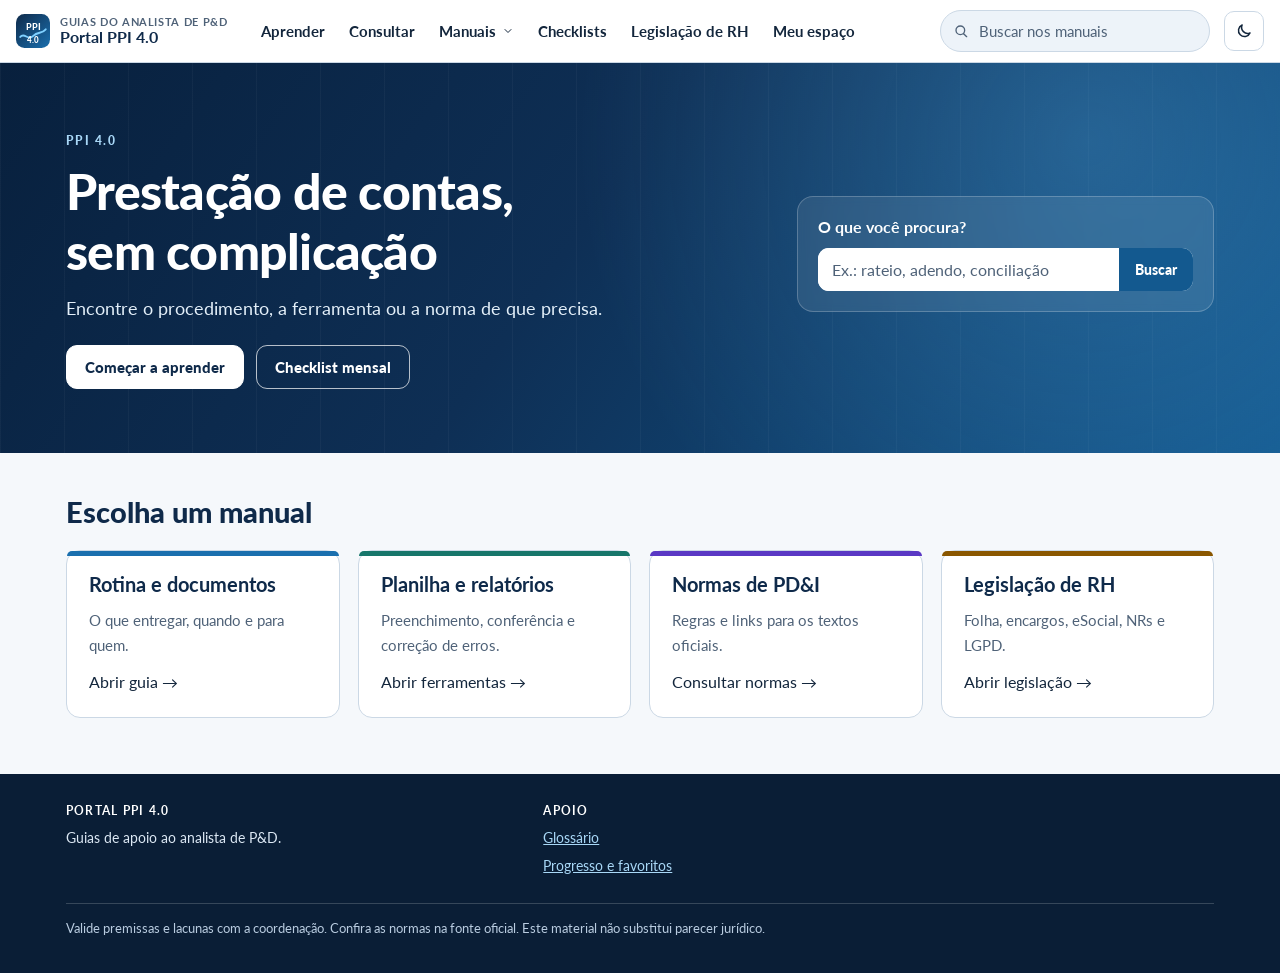
<file: index.html>
<!doctype html>
<html lang="pt-BR">
<head>
<meta charset="utf-8">
<meta name="viewport" content="width=device-width, initial-scale=1, viewport-fit=cover">
<title>Portal PPI 4.0</title>
<meta name="description" content="Procedimentos, ferramentas e normas para prestação de contas.">
<meta name="theme-color" content="#0F2A4A">
<script>(function(){var d=document.documentElement;d.classList.add('js');try{var s=localStorage.getItem('ppi40-guia-tema');if(s==='dark'||s==='light')d.setAttribute('data-theme',s)}catch(e){}})()</script>
<link rel="preconnect" href="https://fonts.googleapis.com"><link rel="preconnect" href="https://fonts.gstatic.com" crossorigin>
<link rel="stylesheet" href="https://fonts.googleapis.com/css2?family=Lato:wght@400;700;900&family=IBM+Plex+Mono:wght@400;500&display=swap">
<link rel="stylesheet" href="assets/portal.css">
</head>
<body class="portal" data-page="home" data-base="">
<a class="skip-link" href="#conteudo">Ir para o conteúdo</a><header class="ph"><div class="ph-in"><a class="brand" href="index.html" aria-label="Portal PPI 4.0, página inicial"><svg viewBox="0 0 40 40" aria-hidden="true" focusable="false"><defs><linearGradient id="lg" x1="0" y1="0" x2="1" y2="1"><stop offset="0" stop-color="#0F2A4A"/><stop offset="1" stop-color="#1A6FAE"/></linearGradient></defs><rect width="40" height="40" rx="10" fill="url(#lg)"/><path d="M5 27c5-6 9 5 15-1s10-2 15-8" fill="none" stroke="#7FD0FF" stroke-width="2.2" stroke-linecap="round"/><text x="20" y="19" text-anchor="middle" font-family="Lato,Arial,sans-serif" font-weight="900" font-size="11" fill="#fff">PPI</text><text x="20" y="34" text-anchor="middle" font-family="Lato,Arial,sans-serif" font-weight="900" font-size="9" fill="#fff">4.0</text></svg><span><small>Guias do analista de P&amp;D</small><b>Portal PPI 4.0</b></span></a><nav class="pnav" id="p-nav" aria-label="Navegação principal"><a href="aprender.html" data-nav="aprender">Aprender</a><a href="consultar.html" data-nav="consultar">Consultar</a><div class="dd"><button type="button" class="dd-b" aria-expanded="false" aria-controls="p-dd" data-nav="manuais">Manuais <svg viewBox="0 0 24 24" fill="none" stroke="currentColor" stroke-width="2" stroke-linecap="round" stroke-linejoin="round" aria-hidden="true" focusable="false"><path d="m6 9 6 6 6-6"/></svg></button><div class="dd-m" id="p-dd"><a href="guias/guia-prestacao-de-contas.html"><b>Guia de prestação de contas</b><small>Rotina, obrigações e fluxos</small></a><a href="guias/manual-das-ferramentas.html"><b>Manual das ferramentas</b><small>Planilha, indicadores e relatório</small></a><a href="guias/base-normativa-pdi.html"><b>Base normativa de PD&amp;I</b><small>Leis, resoluções e portarias</small></a></div></div><a href="checklists.html" data-nav="checklists">Checklists</a><a href="legislacao-rh.html" data-nav="rh">Legislação de RH</a><a href="meu-espaco.html" data-nav="meu">Meu espaço</a></nav><div class="psearch" id="p-search"><form role="search" action="consultar.html" method="get"><svg viewBox="0 0 24 24" fill="none" stroke="currentColor" stroke-width="2" stroke-linecap="round" stroke-linejoin="round" aria-hidden="true" focusable="false"><circle cx="11" cy="11" r="6.5"/><path d="m16 16 4.5 4.5"/></svg><label class="sr-only" for="p-q">Buscar nos três manuais</label><input id="p-q" name="q" type="search" placeholder="Buscar nos manuais" autocomplete="off" role="combobox" aria-autocomplete="list" aria-expanded="false" aria-controls="p-sug"></form><div class="sug" id="p-sug" role="listbox" aria-label="Sugestões de busca"></div></div><button type="button" class="ibtn" id="p-search-btn" aria-expanded="false" aria-controls="p-search" aria-label="Abrir busca"><svg viewBox="0 0 24 24" fill="none" stroke="currentColor" stroke-width="2" stroke-linecap="round" stroke-linejoin="round" aria-hidden="true" focusable="false"><circle cx="11" cy="11" r="6.5"/><path d="m16 16 4.5 4.5"/></svg></button><button type="button" class="ibtn" id="p-theme" aria-label="Alternar entre modo claro e escuro"><svg viewBox="0 0 24 24" fill="none" stroke="currentColor" stroke-width="2" stroke-linecap="round" stroke-linejoin="round" aria-hidden="true" focusable="false" class="ic-moon"><path d="M20 14.5A8 8 0 0 1 9.5 4a8 8 0 1 0 10.5 10.5z"/></svg><svg viewBox="0 0 24 24" fill="none" stroke="currentColor" stroke-width="2" stroke-linecap="round" stroke-linejoin="round" aria-hidden="true" focusable="false" class="ic-sun"><circle cx="12" cy="12" r="4"/><path d="M12 2v2M12 20v2M4.9 4.9l1.4 1.4M17.7 17.7l1.4 1.4M2 12h2M20 12h2M4.9 19.1l1.4-1.4M17.7 6.3l1.4-1.4"/></svg></button><button type="button" class="ibtn" id="p-menu-btn" aria-expanded="false" aria-controls="p-nav" aria-label="Abrir menu"><svg viewBox="0 0 24 24" fill="none" stroke="currentColor" stroke-width="2" stroke-linecap="round" stroke-linejoin="round" aria-hidden="true" focusable="false"><path d="M3 6h18M3 12h18M3 18h18"/></svg></button></div></header>

<main id="conteudo" tabindex="-1">
<section class="hero-p"><div class="wrap">
<div><p class="eyebrow">PPI 4.0</p><h1>Prestação de contas, sem complicação</h1>
<p class="lead">Encontre o procedimento, a ferramenta ou a norma de que precisa.</p>
<div class="cta"><a class="btn on-dark" href="aprender.html">Começar a aprender</a><a class="btn on-dark outline" href="checklists.html">Checklist mensal</a></div></div>
<div class="hero-side"><h2>O que você procura?</h2><form role="search" action="consultar.html" method="get"><label class="sr-only" for="h-q">Buscar nos manuais</label><input id="h-q" name="q" type="search" placeholder="Ex.: rateio, adendo, conciliação"><button type="submit" aria-label="Buscar">Buscar</button></form><a class="cont-card" id="cont-card" href="#"><small>Continuar estudo</small><b></b></a></div>
</div></section>
<section class="sec-p" id="manuais"><div class="wrap"><header><h2>Escolha um manual</h2></header><div class="grid g4">
<a class="card link tone c-m1" href="guias/guia-prestacao-de-contas.html"><h3>Rotina e documentos</h3><p>O que entregar, quando e para quem.</p><span>Abrir guia →</span></a>
<a class="card link tone c-m2" href="guias/manual-das-ferramentas.html"><h3>Planilha e relatórios</h3><p>Preenchimento, conferência e correção de erros.</p><span>Abrir ferramentas →</span></a>
<a class="card link tone c-m3" href="guias/base-normativa-pdi.html"><h3>Normas de PD&amp;I</h3><p>Regras e links para os textos oficiais.</p><span>Consultar normas →</span></a>
<a class="card link tone c-m4" href="legislacao-rh.html"><h3>Legislação de RH</h3><p>Folha, encargos, eSocial, NRs e LGPD.</p><span>Abrir legislação →</span></a>
</div><div id="fav-home" class="js-only" hidden style="margin-top:22px"><h3>Seus favoritos</h3><ul class="fav-list" id="fav-home-list"></ul></div></div></section>
</main>
<footer class="pf"><div class="wrap"><div><h2>Portal PPI 4.0</h2><p>Guias de apoio ao analista de P&amp;D.</p><p class="storage-warn" role="status">O navegador não permite salvar o progresso.</p></div><div><h2>Apoio</h2><ul><li><a href="glossario.html">Glossário</a></li><li><a href="meu-espaco.html">Progresso e favoritos</a></li></ul></div><p class="legal">Valide premissas e lacunas com a coordenação. Confira as normas na fonte oficial. Este material não substitui parecer jurídico.</p></div></footer>
<script src="assets/core.js" defer></script><script src="assets/pages.js" defer></script>
</body>
</html>
</file>
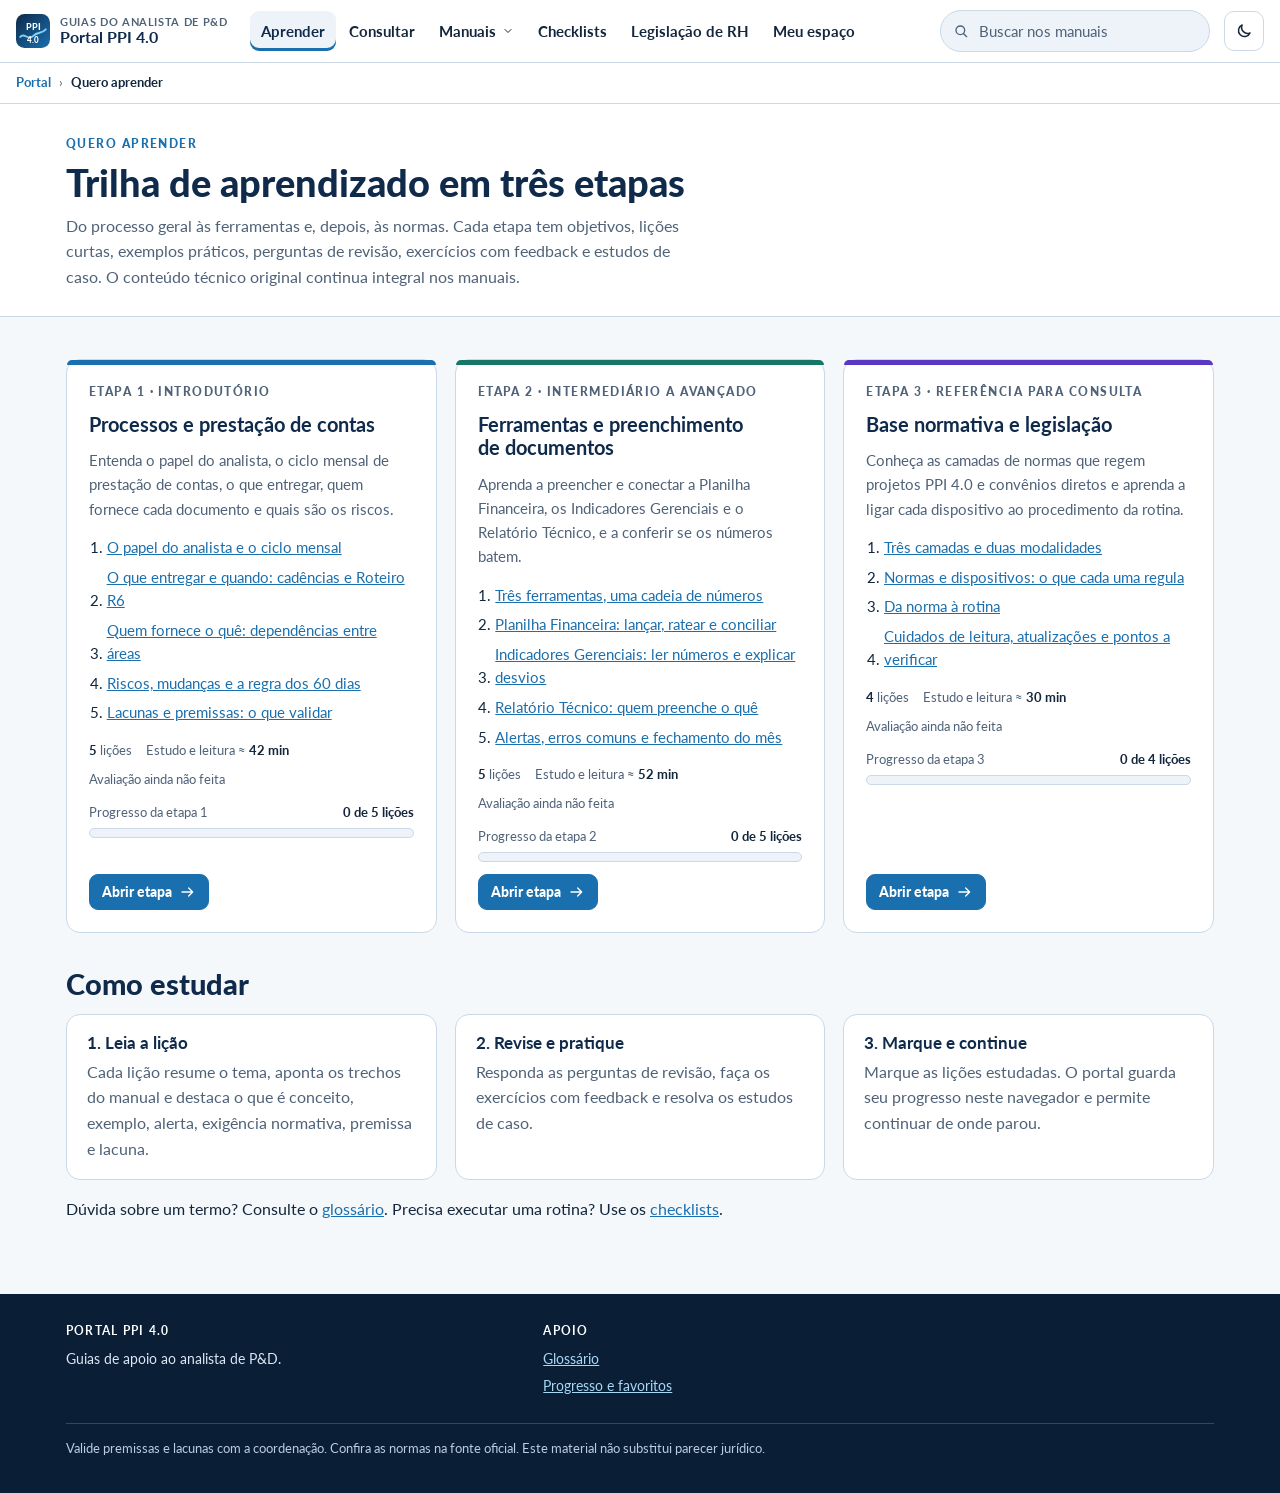
<file: aprender.html>
<!doctype html>
<html lang="pt-BR">
<head>
<meta charset="utf-8">
<meta name="viewport" content="width=device-width, initial-scale=1, viewport-fit=cover">
<title>Quero aprender: trilha de aprendizado · Portal PPI 4.0</title>
<meta name="description" content="Trilha em três etapas: processos e prestação de contas, ferramentas e preenchimento, base normativa e legislação.">
<meta name="theme-color" content="#0F2A4A">
<script>(function(){var d=document.documentElement;d.classList.add('js');try{var s=localStorage.getItem('ppi40-guia-tema');if(s==='dark'||s==='light')d.setAttribute('data-theme',s)}catch(e){}})()</script>
<link rel="preconnect" href="https://fonts.googleapis.com"><link rel="preconnect" href="https://fonts.gstatic.com" crossorigin>
<link rel="stylesheet" href="https://fonts.googleapis.com/css2?family=Lato:wght@400;700;900&family=IBM+Plex+Mono:wght@400;500&display=swap">
<link rel="stylesheet" href="assets/portal.css">
</head>
<body class="portal" data-page="learn-hub" data-base="">
<a class="skip-link" href="#conteudo">Ir para o conteúdo</a><header class="ph"><div class="ph-in"><a class="brand" href="index.html" aria-label="Portal PPI 4.0, página inicial"><svg viewBox="0 0 40 40" aria-hidden="true" focusable="false"><defs><linearGradient id="lg" x1="0" y1="0" x2="1" y2="1"><stop offset="0" stop-color="#0F2A4A"/><stop offset="1" stop-color="#1A6FAE"/></linearGradient></defs><rect width="40" height="40" rx="10" fill="url(#lg)"/><path d="M5 27c5-6 9 5 15-1s10-2 15-8" fill="none" stroke="#7FD0FF" stroke-width="2.2" stroke-linecap="round"/><text x="20" y="19" text-anchor="middle" font-family="Lato,Arial,sans-serif" font-weight="900" font-size="11" fill="#fff">PPI</text><text x="20" y="34" text-anchor="middle" font-family="Lato,Arial,sans-serif" font-weight="900" font-size="9" fill="#fff">4.0</text></svg><span><small>Guias do analista de P&amp;D</small><b>Portal PPI 4.0</b></span></a><nav class="pnav" id="p-nav" aria-label="Navegação principal"><a href="aprender.html" data-nav="aprender" aria-current="page">Aprender</a><a href="consultar.html" data-nav="consultar">Consultar</a><div class="dd"><button type="button" class="dd-b" aria-expanded="false" aria-controls="p-dd" data-nav="manuais">Manuais <svg viewBox="0 0 24 24" fill="none" stroke="currentColor" stroke-width="2" stroke-linecap="round" stroke-linejoin="round" aria-hidden="true" focusable="false"><path d="m6 9 6 6 6-6"/></svg></button><div class="dd-m" id="p-dd"><a href="guias/guia-prestacao-de-contas.html"><b>Guia de prestação de contas</b><small>Rotina, obrigações e fluxos</small></a><a href="guias/manual-das-ferramentas.html"><b>Manual das ferramentas</b><small>Planilha, indicadores e relatório</small></a><a href="guias/base-normativa-pdi.html"><b>Base normativa de PD&amp;I</b><small>Leis, resoluções e portarias</small></a></div></div><a href="checklists.html" data-nav="checklists">Checklists</a><a href="legislacao-rh.html" data-nav="rh">Legislação de RH</a><a href="meu-espaco.html" data-nav="meu">Meu espaço</a></nav><div class="psearch" id="p-search"><form role="search" action="consultar.html" method="get"><svg viewBox="0 0 24 24" fill="none" stroke="currentColor" stroke-width="2" stroke-linecap="round" stroke-linejoin="round" aria-hidden="true" focusable="false"><circle cx="11" cy="11" r="6.5"/><path d="m16 16 4.5 4.5"/></svg><label class="sr-only" for="p-q">Buscar nos três manuais</label><input id="p-q" name="q" type="search" placeholder="Buscar nos manuais" autocomplete="off" role="combobox" aria-autocomplete="list" aria-expanded="false" aria-controls="p-sug"></form><div class="sug" id="p-sug" role="listbox" aria-label="Sugestões de busca"></div></div><button type="button" class="ibtn" id="p-search-btn" aria-expanded="false" aria-controls="p-search" aria-label="Abrir busca"><svg viewBox="0 0 24 24" fill="none" stroke="currentColor" stroke-width="2" stroke-linecap="round" stroke-linejoin="round" aria-hidden="true" focusable="false"><circle cx="11" cy="11" r="6.5"/><path d="m16 16 4.5 4.5"/></svg></button><button type="button" class="ibtn" id="p-theme" aria-label="Alternar entre modo claro e escuro"><svg viewBox="0 0 24 24" fill="none" stroke="currentColor" stroke-width="2" stroke-linecap="round" stroke-linejoin="round" aria-hidden="true" focusable="false" class="ic-moon"><path d="M20 14.5A8 8 0 0 1 9.5 4a8 8 0 1 0 10.5 10.5z"/></svg><svg viewBox="0 0 24 24" fill="none" stroke="currentColor" stroke-width="2" stroke-linecap="round" stroke-linejoin="round" aria-hidden="true" focusable="false" class="ic-sun"><circle cx="12" cy="12" r="4"/><path d="M12 2v2M12 20v2M4.9 4.9l1.4 1.4M17.7 17.7l1.4 1.4M2 12h2M20 12h2M4.9 19.1l1.4-1.4M17.7 6.3l1.4-1.4"/></svg></button><button type="button" class="ibtn" id="p-menu-btn" aria-expanded="false" aria-controls="p-nav" aria-label="Abrir menu"><svg viewBox="0 0 24 24" fill="none" stroke="currentColor" stroke-width="2" stroke-linecap="round" stroke-linejoin="round" aria-hidden="true" focusable="false"><path d="M3 6h18M3 12h18M3 18h18"/></svg></button></div></header>
<nav class="crumbs" aria-label="Você está em"><ol><li><a href="index.html">Portal</a></li><li><span aria-current="page">Quero aprender</span></li></ol></nav>
<main id="conteudo" tabindex="-1">

<div class="page-head"><div class="wrap"><p class="eyebrow">Quero aprender</p><h1>Trilha de aprendizado em três etapas</h1>
<p>Do processo geral às ferramentas e, depois, às normas. Cada etapa tem objetivos, lições curtas, exemplos práticos, perguntas de revisão, exercícios com feedback e estudos de caso. O conteúdo técnico original continua integral nos manuais.</p></div></div>
<div class="wrap sec-p">
  <a class="cont-card" id="cont-card" href="#" style="border:1px solid var(--line);margin-bottom:20px"><small>Continuar de onde parei</small><b></b></a>
  <div class="grid g3"><article class="card tone c-m1"><span class="eyebrow muted">Etapa 1 · Introdutório</span><h3><a href="aprender/etapa-1-processos.html" style="color:inherit;text-decoration:none">Processos e prestação de contas</a></h3><p>Entenda o papel do analista, o ciclo mensal de prestação de contas, o que entregar, quem fornece cada documento e quais são os riscos.</p><ol style="margin:0;padding-left:1.2em;font-size:.92rem"><li><a href="aprender/etapa-1-processos.html#e1-l1">O papel do analista e o ciclo mensal</a></li><li><a href="aprender/etapa-1-processos.html#e1-l2">O que entregar e quando: cadências e Roteiro R6</a></li><li><a href="aprender/etapa-1-processos.html#e1-l3">Quem fornece o quê: dependências entre áreas</a></li><li><a href="aprender/etapa-1-processos.html#e1-l4">Riscos, mudanças e a regra dos 60 dias</a></li><li><a href="aprender/etapa-1-processos.html#e1-l5">Lacunas e premissas: o que validar</a></li></ol><div class="meta"><span><b>5</b> lições</span><span>Estudo e leitura ≈ <b>42 min</b></span><span data-quiz-best="etapa-1-processos"></span></div><div class="prog" data-keys="lesson:e1-l1,lesson:e1-l2,lesson:e1-l3,lesson:e1-l4,lesson:e1-l5" data-unit="lições"><div class="plabel"><span>Progresso da etapa 1</span><b data-prog-text>0 de 5 lições</b></div><div class="pbar" role="progressbar" aria-valuemin="0" aria-valuemax="100" aria-valuenow="0" aria-label="Progresso da etapa 1"><i></i></div></div><div class="foot"><a class="btn primary sm" href="aprender/etapa-1-processos.html">Abrir etapa <svg viewBox="0 0 24 24" fill="none" stroke="currentColor" stroke-width="2" stroke-linecap="round" stroke-linejoin="round" aria-hidden="true" focusable="false"><path d="M3 12h16M13 6l6 6-6 6"/></svg></a></div></article><article class="card tone c-m2"><span class="eyebrow muted">Etapa 2 · Intermediário a avançado</span><h3><a href="aprender/etapa-2-ferramentas.html" style="color:inherit;text-decoration:none">Ferramentas e preenchimento de documentos</a></h3><p>Aprenda a preencher e conectar a Planilha Financeira, os Indicadores Gerenciais e o Relatório Técnico, e a conferir se os números batem.</p><ol style="margin:0;padding-left:1.2em;font-size:.92rem"><li><a href="aprender/etapa-2-ferramentas.html#e2-l1">Três ferramentas, uma cadeia de números</a></li><li><a href="aprender/etapa-2-ferramentas.html#e2-l2">Planilha Financeira: lançar, ratear e conciliar</a></li><li><a href="aprender/etapa-2-ferramentas.html#e2-l3">Indicadores Gerenciais: ler números e explicar desvios</a></li><li><a href="aprender/etapa-2-ferramentas.html#e2-l4">Relatório Técnico: quem preenche o quê</a></li><li><a href="aprender/etapa-2-ferramentas.html#e2-l5">Alertas, erros comuns e fechamento do mês</a></li></ol><div class="meta"><span><b>5</b> lições</span><span>Estudo e leitura ≈ <b>52 min</b></span><span data-quiz-best="etapa-2-ferramentas"></span></div><div class="prog" data-keys="lesson:e2-l1,lesson:e2-l2,lesson:e2-l3,lesson:e2-l4,lesson:e2-l5" data-unit="lições"><div class="plabel"><span>Progresso da etapa 2</span><b data-prog-text>0 de 5 lições</b></div><div class="pbar" role="progressbar" aria-valuemin="0" aria-valuemax="100" aria-valuenow="0" aria-label="Progresso da etapa 2"><i></i></div></div><div class="foot"><a class="btn primary sm" href="aprender/etapa-2-ferramentas.html">Abrir etapa <svg viewBox="0 0 24 24" fill="none" stroke="currentColor" stroke-width="2" stroke-linecap="round" stroke-linejoin="round" aria-hidden="true" focusable="false"><path d="M3 12h16M13 6l6 6-6 6"/></svg></a></div></article><article class="card tone c-m3"><span class="eyebrow muted">Etapa 3 · Referência para consulta</span><h3><a href="aprender/etapa-3-normas.html" style="color:inherit;text-decoration:none">Base normativa e legislação</a></h3><p>Conheça as camadas de normas que regem projetos PPI 4.0 e convênios diretos e aprenda a ligar cada dispositivo ao procedimento da rotina.</p><ol style="margin:0;padding-left:1.2em;font-size:.92rem"><li><a href="aprender/etapa-3-normas.html#e3-l1">Três camadas e duas modalidades</a></li><li><a href="aprender/etapa-3-normas.html#e3-l2">Normas e dispositivos: o que cada uma regula</a></li><li><a href="aprender/etapa-3-normas.html#e3-l3">Da norma à rotina</a></li><li><a href="aprender/etapa-3-normas.html#e3-l4">Cuidados de leitura, atualizações e pontos a verificar</a></li></ol><div class="meta"><span><b>4</b> lições</span><span>Estudo e leitura ≈ <b>30 min</b></span><span data-quiz-best="etapa-3-normas"></span></div><div class="prog" data-keys="lesson:e3-l1,lesson:e3-l2,lesson:e3-l3,lesson:e3-l4" data-unit="lições"><div class="plabel"><span>Progresso da etapa 3</span><b data-prog-text>0 de 4 lições</b></div><div class="pbar" role="progressbar" aria-valuemin="0" aria-valuemax="100" aria-valuenow="0" aria-label="Progresso da etapa 3"><i></i></div></div><div class="foot"><a class="btn primary sm" href="aprender/etapa-3-normas.html">Abrir etapa <svg viewBox="0 0 24 24" fill="none" stroke="currentColor" stroke-width="2" stroke-linecap="round" stroke-linejoin="round" aria-hidden="true" focusable="false"><path d="M3 12h16M13 6l6 6-6 6"/></svg></a></div></article></div>
  <section style="margin-top:34px"><h2 style="color:var(--accent-ink)">Como estudar</h2>
    <div class="grid g3" style="margin-top:12px">
      <div class="hub"><h3>1. Leia a lição</h3><p class="muted" style="margin:0">Cada lição resume o tema, aponta os trechos do manual e destaca o que é conceito, exemplo, alerta, exigência normativa, premissa e lacuna.</p></div>
      <div class="hub"><h3>2. Revise e pratique</h3><p class="muted" style="margin:0">Responda as perguntas de revisão, faça os exercícios com feedback e resolva os estudos de caso.</p></div>
      <div class="hub"><h3>3. Marque e continue</h3><p class="muted" style="margin:0">Marque as lições estudadas. O portal guarda seu progresso neste navegador e permite continuar de onde parou.</p></div>
    </div>
    <p style="margin-top:16px">Dúvida sobre um termo? Consulte o <a href="glossario.html">glossário</a>. Precisa executar uma rotina? Use os <a href="checklists.html">checklists</a>.</p>
  </section>
</div>
</main>
<footer class="pf"><div class="wrap"><div><h2>Portal PPI 4.0</h2><p>Guias de apoio ao analista de P&amp;D.</p><p class="storage-warn" role="status">O navegador não permite salvar o progresso.</p></div><div><h2>Apoio</h2><ul><li><a href="glossario.html">Glossário</a></li><li><a href="meu-espaco.html">Progresso e favoritos</a></li></ul></div><p class="legal">Valide premissas e lacunas com a coordenação. Confira as normas na fonte oficial. Este material não substitui parecer jurídico.</p></div></footer>
<script src="assets/core.js" defer></script><script src="assets/pages.js" defer></script>
</body>
</html>
</file>
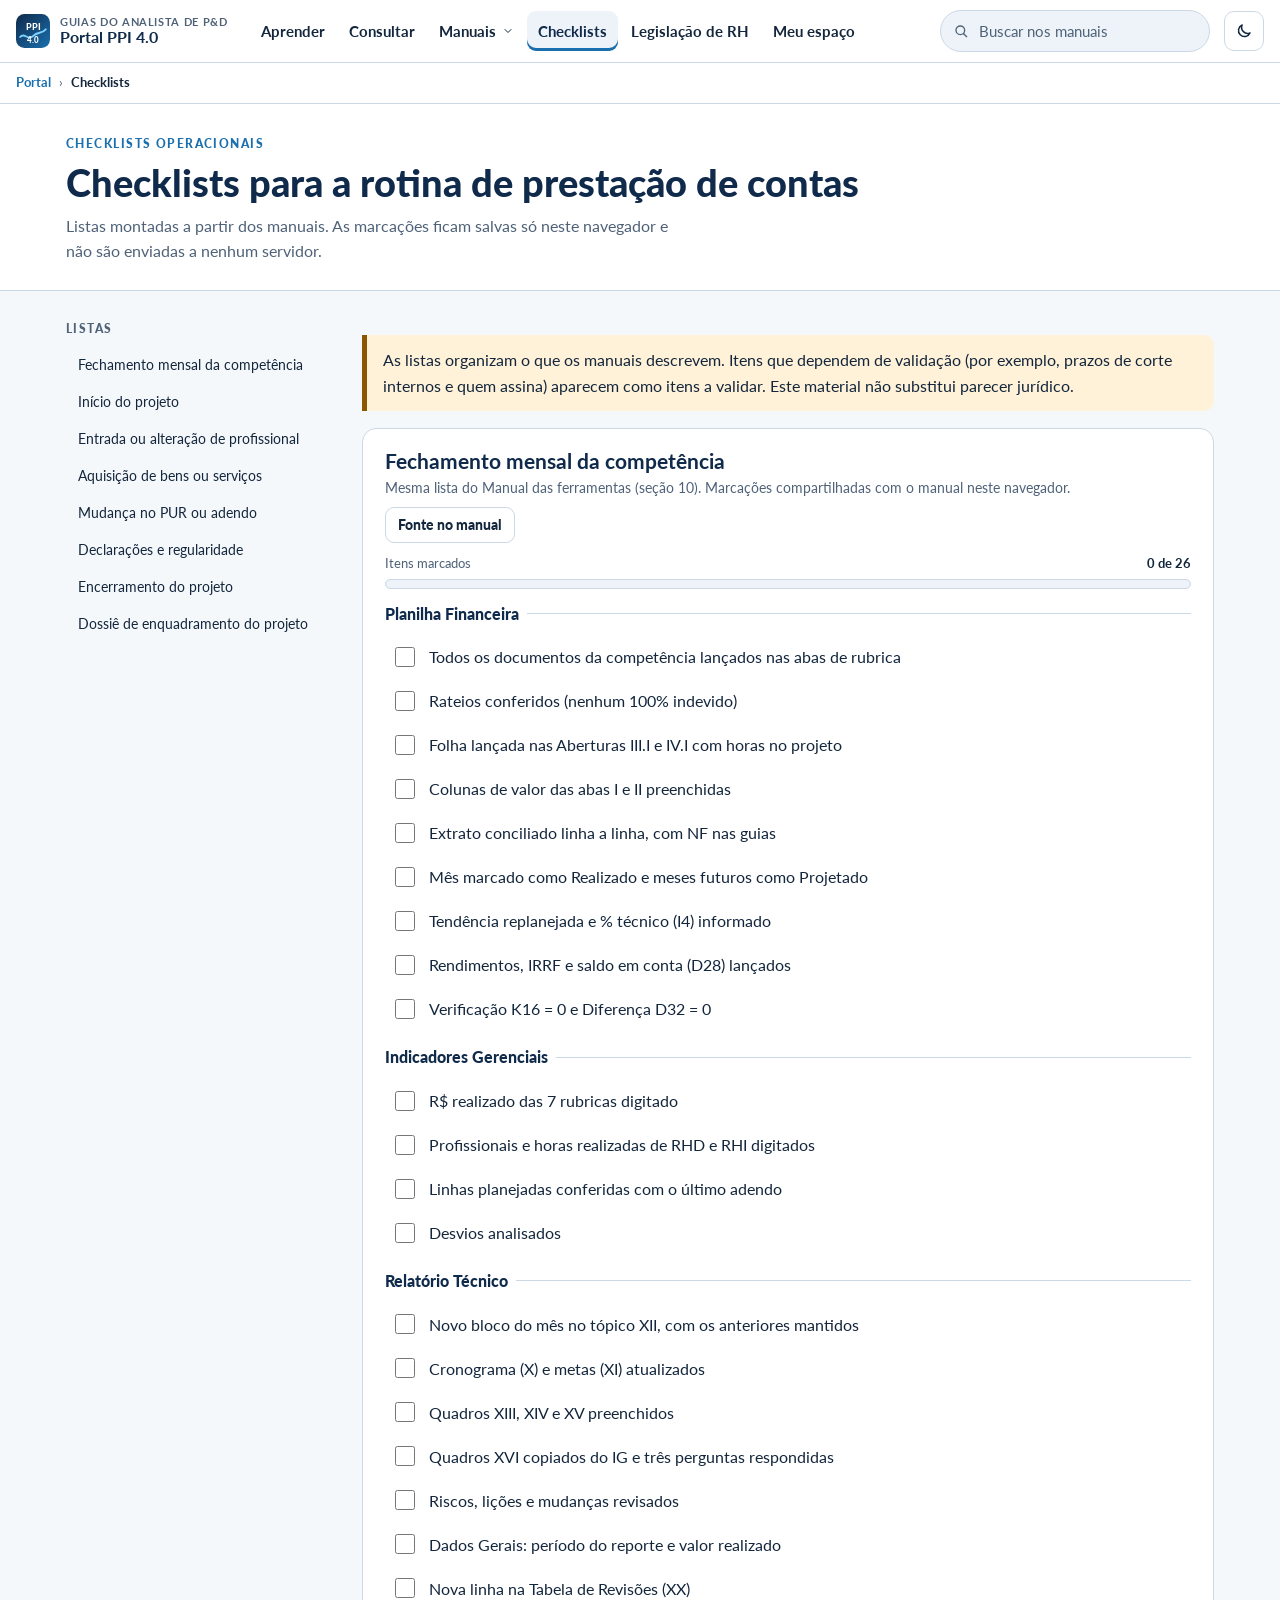
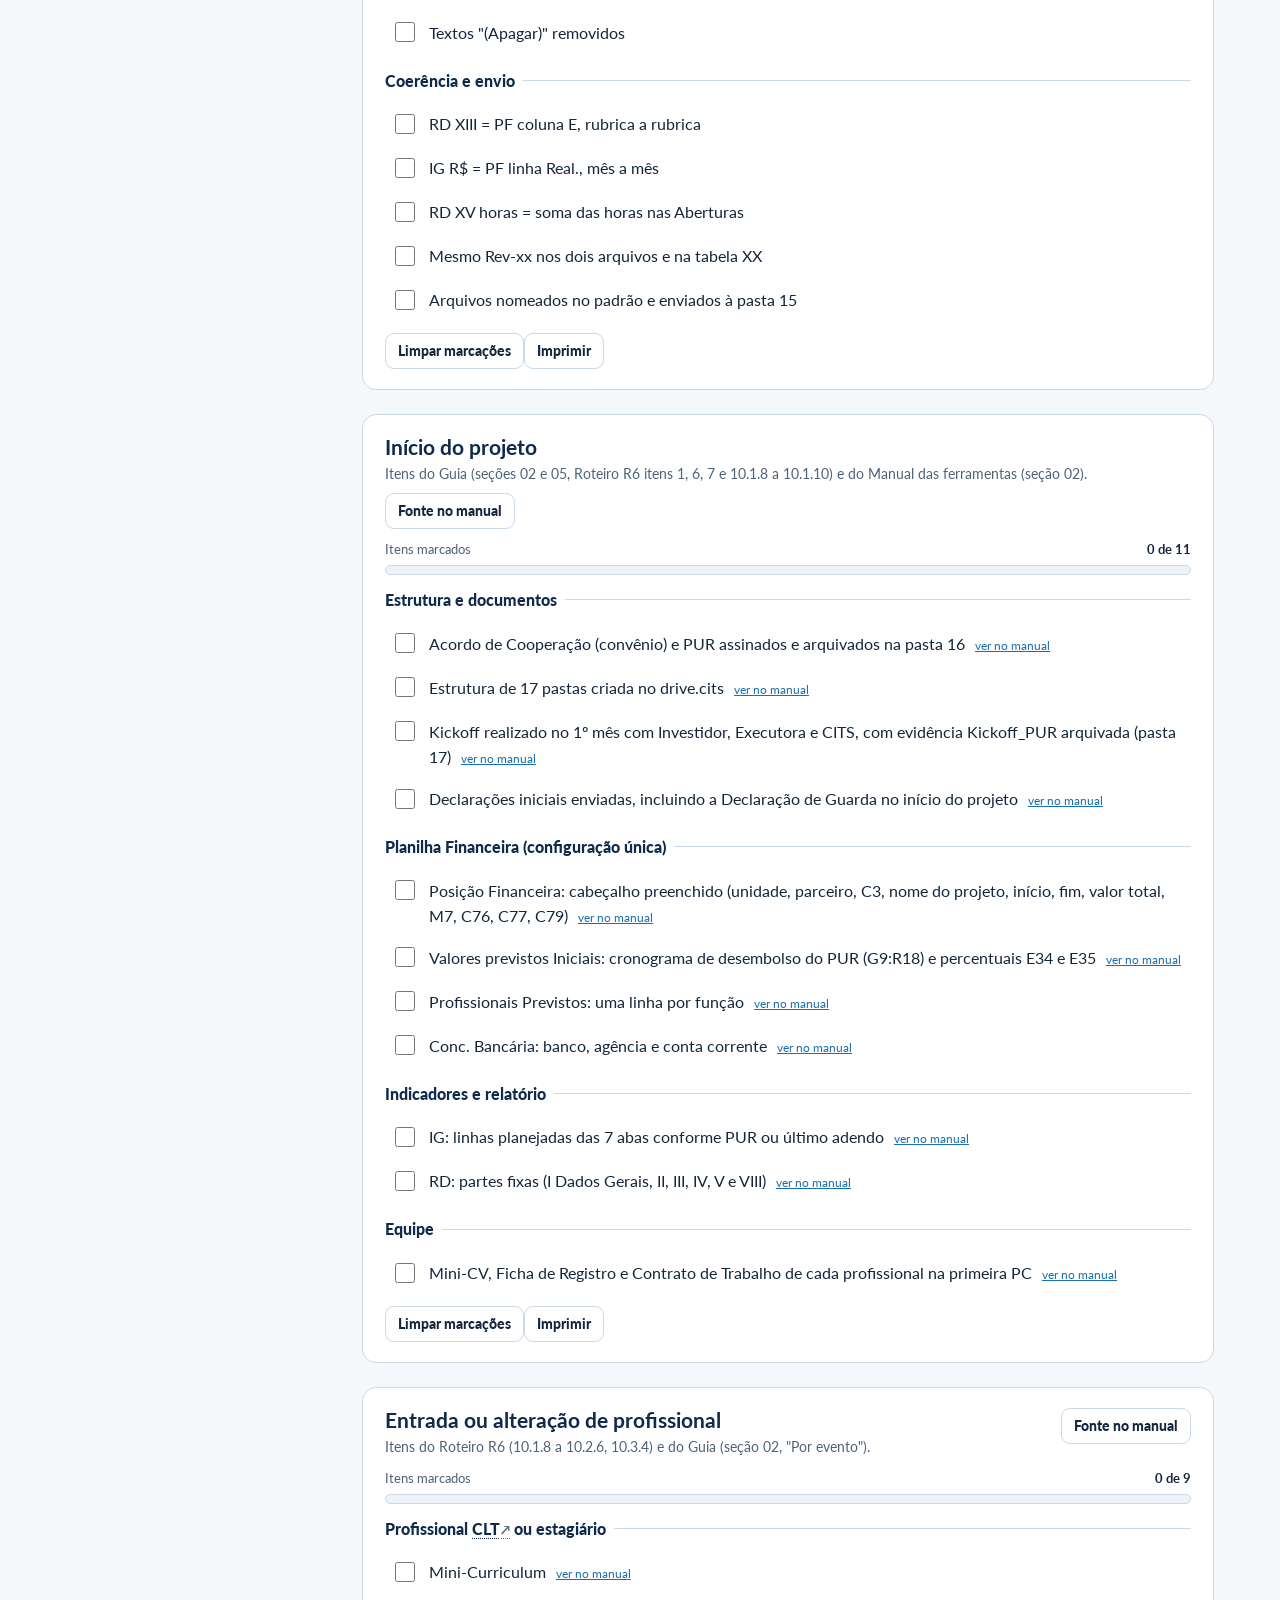
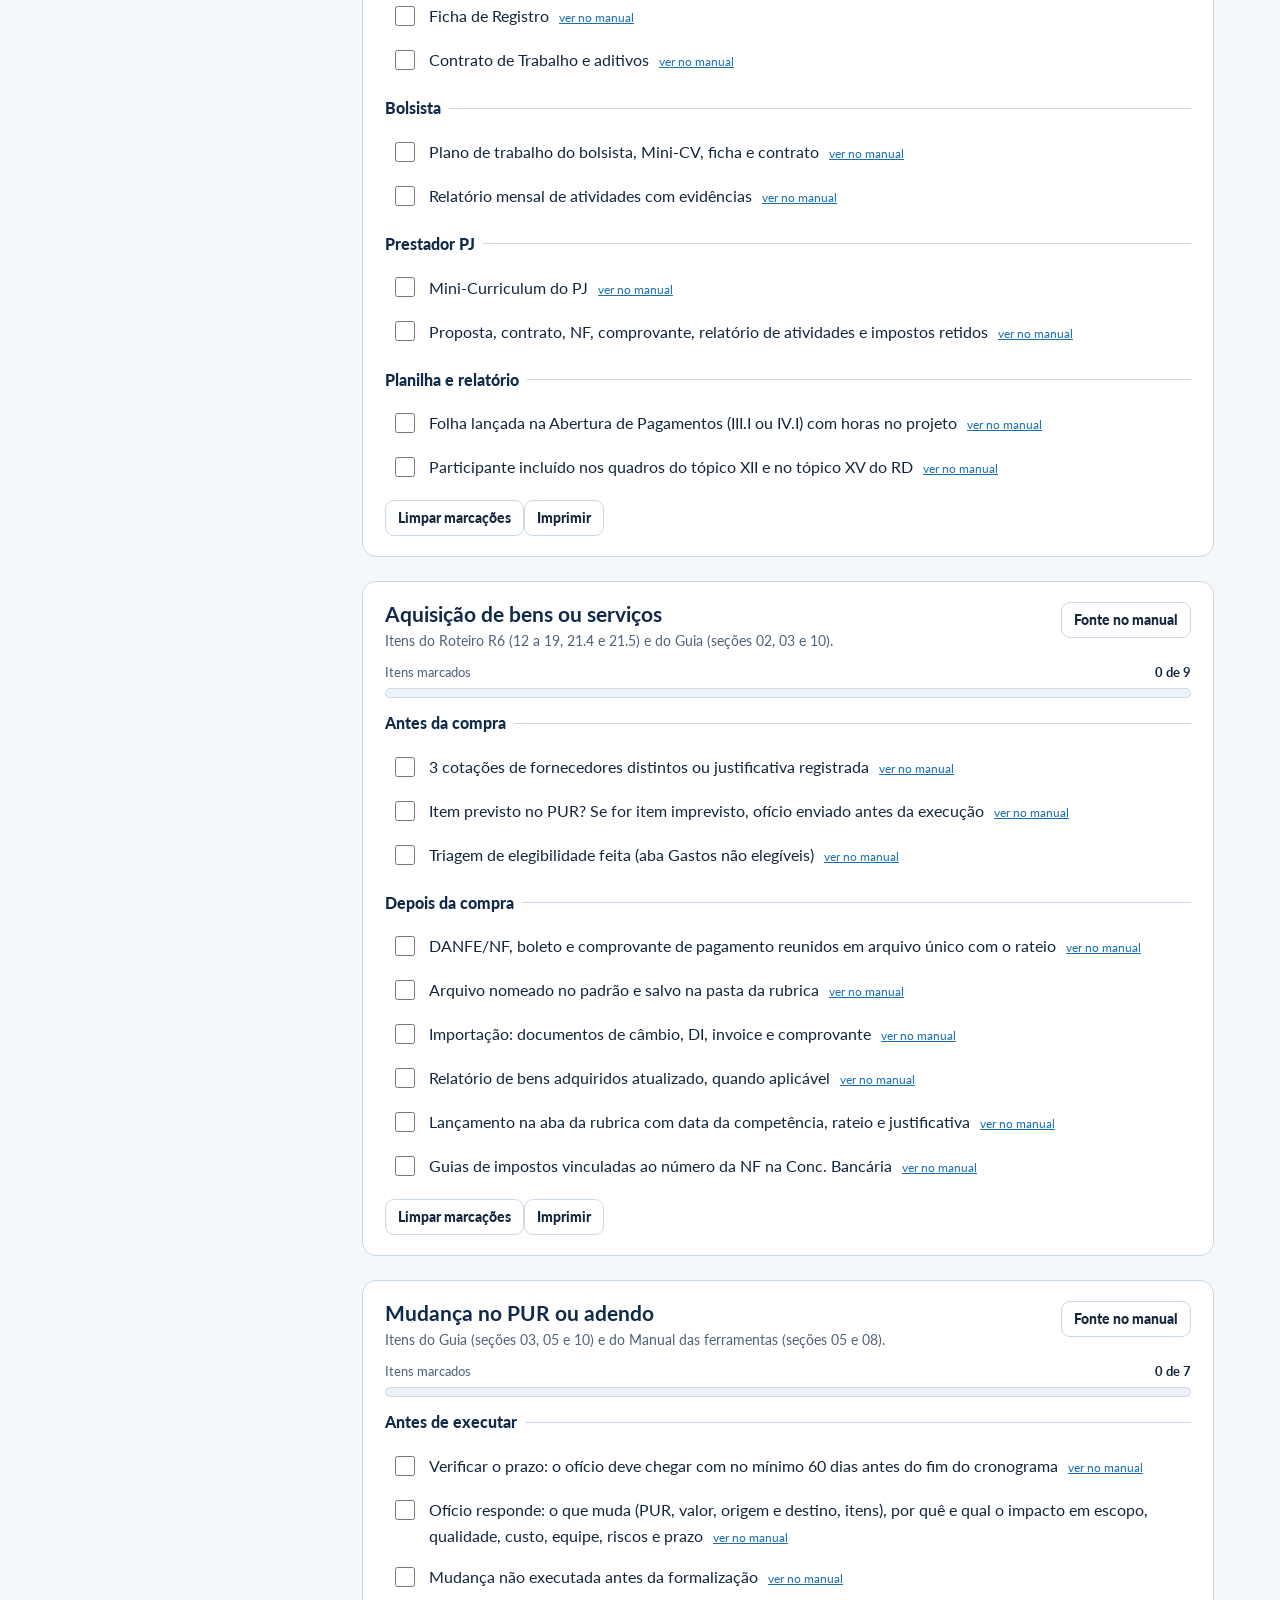
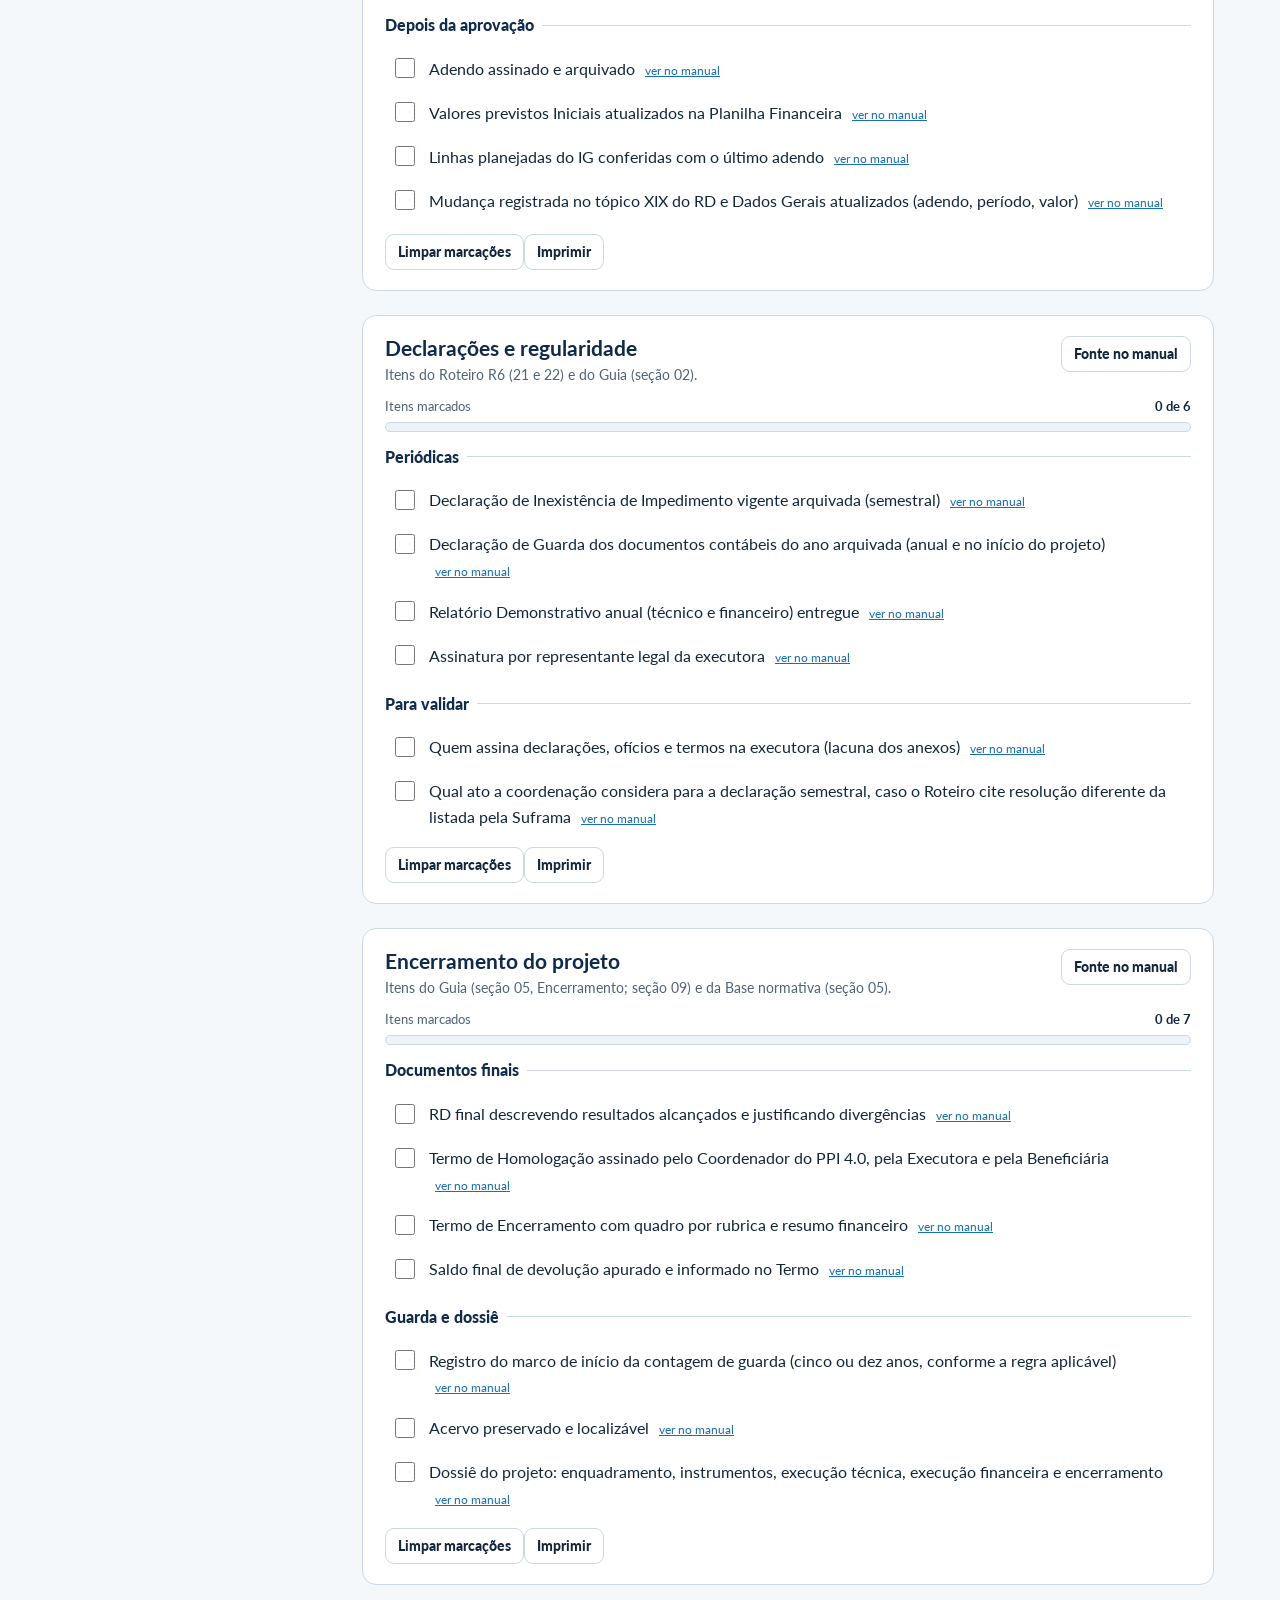
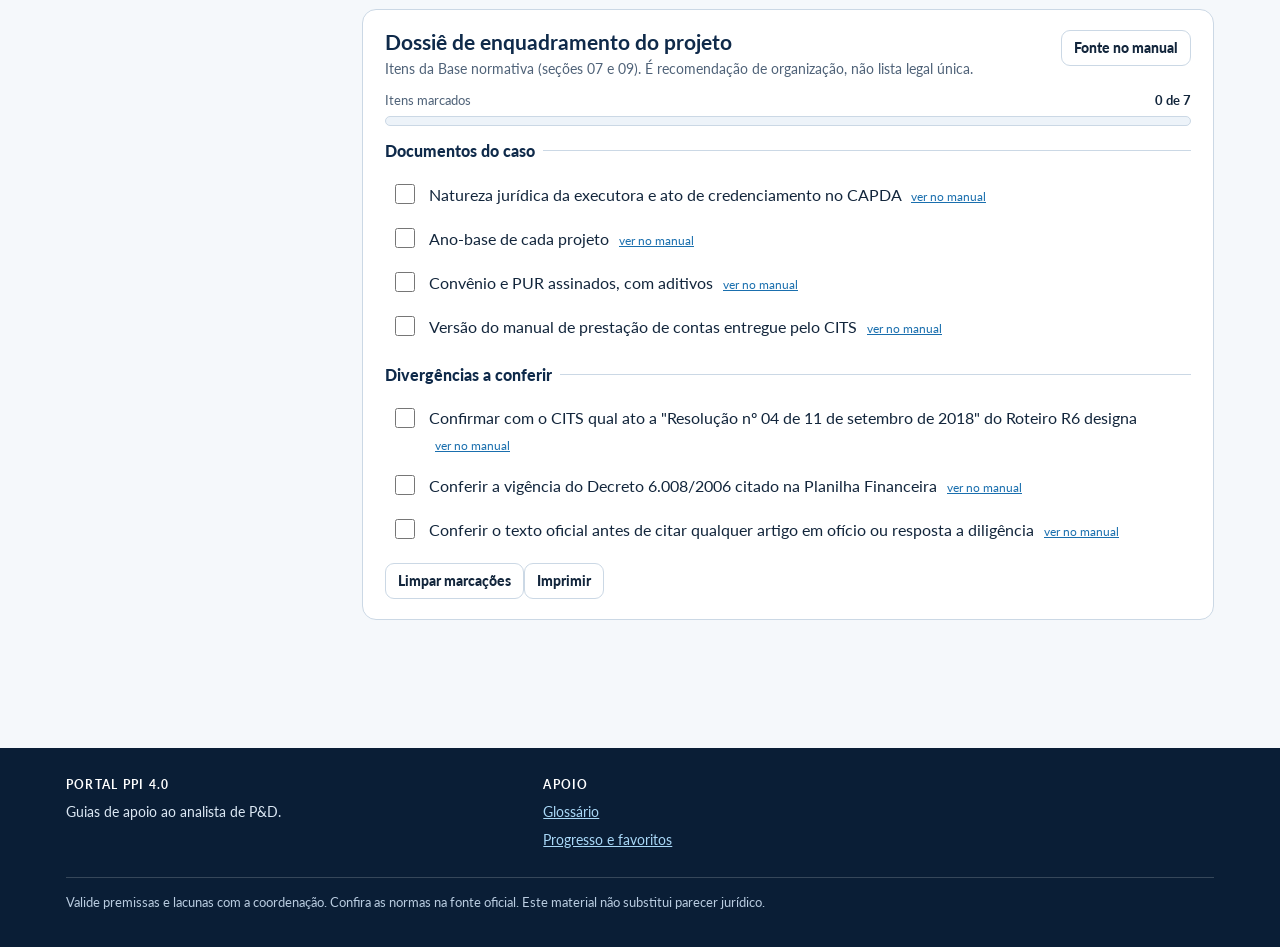
<file: checklists.html>
<!doctype html>
<html lang="pt-BR">
<head>
<meta charset="utf-8">
<meta name="viewport" content="width=device-width, initial-scale=1, viewport-fit=cover">
<title>Checklists operacionais · Portal PPI 4.0</title>
<meta name="description" content="Checklists interativos de fechamento mensal, início de projeto, aquisição, mudança no PUR, declarações e encerramento.">
<meta name="theme-color" content="#0F2A4A">
<script>(function(){var d=document.documentElement;d.classList.add('js');try{var s=localStorage.getItem('ppi40-guia-tema');if(s==='dark'||s==='light')d.setAttribute('data-theme',s)}catch(e){}})()</script>
<link rel="preconnect" href="https://fonts.googleapis.com"><link rel="preconnect" href="https://fonts.gstatic.com" crossorigin>
<link rel="stylesheet" href="https://fonts.googleapis.com/css2?family=Lato:wght@400;700;900&family=IBM+Plex+Mono:wght@400;500&display=swap">
<link rel="stylesheet" href="assets/portal.css">
</head>
<body class="portal" data-page="checklists" data-base="">
<a class="skip-link" href="#conteudo">Ir para o conteúdo</a><header class="ph"><div class="ph-in"><a class="brand" href="index.html" aria-label="Portal PPI 4.0, página inicial"><svg viewBox="0 0 40 40" aria-hidden="true" focusable="false"><defs><linearGradient id="lg" x1="0" y1="0" x2="1" y2="1"><stop offset="0" stop-color="#0F2A4A"/><stop offset="1" stop-color="#1A6FAE"/></linearGradient></defs><rect width="40" height="40" rx="10" fill="url(#lg)"/><path d="M5 27c5-6 9 5 15-1s10-2 15-8" fill="none" stroke="#7FD0FF" stroke-width="2.2" stroke-linecap="round"/><text x="20" y="19" text-anchor="middle" font-family="Lato,Arial,sans-serif" font-weight="900" font-size="11" fill="#fff">PPI</text><text x="20" y="34" text-anchor="middle" font-family="Lato,Arial,sans-serif" font-weight="900" font-size="9" fill="#fff">4.0</text></svg><span><small>Guias do analista de P&amp;D</small><b>Portal PPI 4.0</b></span></a><nav class="pnav" id="p-nav" aria-label="Navegação principal"><a href="aprender.html" data-nav="aprender">Aprender</a><a href="consultar.html" data-nav="consultar">Consultar</a><div class="dd"><button type="button" class="dd-b" aria-expanded="false" aria-controls="p-dd" data-nav="manuais">Manuais <svg viewBox="0 0 24 24" fill="none" stroke="currentColor" stroke-width="2" stroke-linecap="round" stroke-linejoin="round" aria-hidden="true" focusable="false"><path d="m6 9 6 6 6-6"/></svg></button><div class="dd-m" id="p-dd"><a href="guias/guia-prestacao-de-contas.html"><b>Guia de prestação de contas</b><small>Rotina, obrigações e fluxos</small></a><a href="guias/manual-das-ferramentas.html"><b>Manual das ferramentas</b><small>Planilha, indicadores e relatório</small></a><a href="guias/base-normativa-pdi.html"><b>Base normativa de PD&amp;I</b><small>Leis, resoluções e portarias</small></a></div></div><a href="checklists.html" data-nav="checklists" aria-current="page">Checklists</a><a href="legislacao-rh.html" data-nav="rh">Legislação de RH</a><a href="meu-espaco.html" data-nav="meu">Meu espaço</a></nav><div class="psearch" id="p-search"><form role="search" action="consultar.html" method="get"><svg viewBox="0 0 24 24" fill="none" stroke="currentColor" stroke-width="2" stroke-linecap="round" stroke-linejoin="round" aria-hidden="true" focusable="false"><circle cx="11" cy="11" r="6.5"/><path d="m16 16 4.5 4.5"/></svg><label class="sr-only" for="p-q">Buscar nos três manuais</label><input id="p-q" name="q" type="search" placeholder="Buscar nos manuais" autocomplete="off" role="combobox" aria-autocomplete="list" aria-expanded="false" aria-controls="p-sug"></form><div class="sug" id="p-sug" role="listbox" aria-label="Sugestões de busca"></div></div><button type="button" class="ibtn" id="p-search-btn" aria-expanded="false" aria-controls="p-search" aria-label="Abrir busca"><svg viewBox="0 0 24 24" fill="none" stroke="currentColor" stroke-width="2" stroke-linecap="round" stroke-linejoin="round" aria-hidden="true" focusable="false"><circle cx="11" cy="11" r="6.5"/><path d="m16 16 4.5 4.5"/></svg></button><button type="button" class="ibtn" id="p-theme" aria-label="Alternar entre modo claro e escuro"><svg viewBox="0 0 24 24" fill="none" stroke="currentColor" stroke-width="2" stroke-linecap="round" stroke-linejoin="round" aria-hidden="true" focusable="false" class="ic-moon"><path d="M20 14.5A8 8 0 0 1 9.5 4a8 8 0 1 0 10.5 10.5z"/></svg><svg viewBox="0 0 24 24" fill="none" stroke="currentColor" stroke-width="2" stroke-linecap="round" stroke-linejoin="round" aria-hidden="true" focusable="false" class="ic-sun"><circle cx="12" cy="12" r="4"/><path d="M12 2v2M12 20v2M4.9 4.9l1.4 1.4M17.7 17.7l1.4 1.4M2 12h2M20 12h2M4.9 19.1l1.4-1.4M17.7 6.3l1.4-1.4"/></svg></button><button type="button" class="ibtn" id="p-menu-btn" aria-expanded="false" aria-controls="p-nav" aria-label="Abrir menu"><svg viewBox="0 0 24 24" fill="none" stroke="currentColor" stroke-width="2" stroke-linecap="round" stroke-linejoin="round" aria-hidden="true" focusable="false"><path d="M3 6h18M3 12h18M3 18h18"/></svg></button></div></header>
<nav class="crumbs" aria-label="Você está em"><ol><li><a href="index.html">Portal</a></li><li><span aria-current="page">Checklists</span></li></ol></nav>
<main id="conteudo" tabindex="-1">

<div class="page-head"><div class="wrap"><p class="eyebrow">Checklists operacionais</p><h1>Checklists para a rotina de prestação de contas</h1>
<p>Listas montadas a partir dos manuais. As marcações ficam salvas só neste navegador e não são enviadas a nenhum servidor.</p></div></div>
<div class="wrap layout2">
  <aside class="side-nav" aria-label="Checklists"><div class="eyebrow muted">Listas</div><ol><li><a href="#fechamento">Fechamento mensal da competência</a></li><li><a href="#inicio">Início do projeto</a></li><li><a href="#profissional">Entrada ou alteração de profissional</a></li><li><a href="#aquisicao">Aquisição de bens ou serviços</a></li><li><a href="#mudanca">Mudança no PUR ou adendo</a></li><li><a href="#declaracoes">Declarações e regularidade</a></li><li><a href="#encerramento">Encerramento do projeto</a></li><li><a href="#dossie">Dossiê de enquadramento do projeto</a></li></ol></aside>
  <div class="reading" style="max-width:900px">
    <p class="storage-warn" role="status">O armazenamento local está indisponível: as marcações valem apenas enquanto a página estiver aberta.</p>
    <p class="disclaimer">As listas organizam o que os manuais descrevem. Itens que dependem de validação (por exemplo, prazos de corte internos e quem assina) aparecem como itens a validar. Este material não substitui parecer jurídico.</p>
    <section class="cklist" id="fechamento" data-ck="fechamento" data-legacy="manual-ppi40-check"><header><div><h2>Fechamento mensal da competência</h2><p class="muted" style="margin:2px 0 0;font-size:.9rem">Mesma lista do Manual das ferramentas (seção 10). Marcações compartilhadas com o manual neste navegador.</p></div><a class="btn sm ghost" href="guias/manual-das-ferramentas.html#checklist">Fonte no manual</a></header><div class="prog js-only" data-ck-prog><div class="plabel"><span>Itens marcados</span><b data-prog-text>0 de 26</b></div><div class="pbar" role="progressbar" aria-valuemin="0" aria-valuemax="100" aria-valuenow="0" aria-label="Progresso do checklist Fechamento mensal da competência"><i></i></div></div><fieldset><legend>Planilha Financeira</legend><label for="fechamento-ck1"><input type="checkbox" id="fechamento-ck1" data-ckid="ck1"><span>Todos os documentos da competência lançados nas abas de rubrica</span></label><label for="fechamento-ck2"><input type="checkbox" id="fechamento-ck2" data-ckid="ck2"><span>Rateios conferidos (nenhum 100% indevido)</span></label><label for="fechamento-ck3"><input type="checkbox" id="fechamento-ck3" data-ckid="ck3"><span>Folha lançada nas Aberturas III.I e IV.I com horas no projeto</span></label><label for="fechamento-ck4"><input type="checkbox" id="fechamento-ck4" data-ckid="ck4"><span>Colunas de valor das abas I e II preenchidas</span></label><label for="fechamento-ck5"><input type="checkbox" id="fechamento-ck5" data-ckid="ck5"><span>Extrato conciliado linha a linha, com NF nas guias</span></label><label for="fechamento-ck6"><input type="checkbox" id="fechamento-ck6" data-ckid="ck6"><span>Mês marcado como Realizado e meses futuros como Projetado</span></label><label for="fechamento-ck7"><input type="checkbox" id="fechamento-ck7" data-ckid="ck7"><span>Tendência replanejada e % técnico (I4) informado</span></label><label for="fechamento-ck8"><input type="checkbox" id="fechamento-ck8" data-ckid="ck8"><span>Rendimentos, IRRF e saldo em conta (D28) lançados</span></label><label for="fechamento-ck9"><input type="checkbox" id="fechamento-ck9" data-ckid="ck9"><span>Verificação K16 = 0 e Diferença D32 = 0</span></label></fieldset><fieldset><legend>Indicadores Gerenciais</legend><label for="fechamento-ck10"><input type="checkbox" id="fechamento-ck10" data-ckid="ck10"><span>R$ realizado das 7 rubricas digitado</span></label><label for="fechamento-ck11"><input type="checkbox" id="fechamento-ck11" data-ckid="ck11"><span>Profissionais e horas realizadas de RHD e RHI digitados</span></label><label for="fechamento-ck12"><input type="checkbox" id="fechamento-ck12" data-ckid="ck12"><span>Linhas planejadas conferidas com o último adendo</span></label><label for="fechamento-ck13"><input type="checkbox" id="fechamento-ck13" data-ckid="ck13"><span>Desvios analisados</span></label></fieldset><fieldset><legend>Relatório Técnico</legend><label for="fechamento-ck14"><input type="checkbox" id="fechamento-ck14" data-ckid="ck14"><span>Novo bloco do mês no tópico XII, com os anteriores mantidos</span></label><label for="fechamento-ck15"><input type="checkbox" id="fechamento-ck15" data-ckid="ck15"><span>Cronograma (X) e metas (XI) atualizados</span></label><label for="fechamento-ck16"><input type="checkbox" id="fechamento-ck16" data-ckid="ck16"><span>Quadros XIII, XIV e XV preenchidos</span></label><label for="fechamento-ck17"><input type="checkbox" id="fechamento-ck17" data-ckid="ck17"><span>Quadros XVI copiados do IG e três perguntas respondidas</span></label><label for="fechamento-ck18"><input type="checkbox" id="fechamento-ck18" data-ckid="ck18"><span>Riscos, lições e mudanças revisados</span></label><label for="fechamento-ck19"><input type="checkbox" id="fechamento-ck19" data-ckid="ck19"><span>Dados Gerais: período do reporte e valor realizado</span></label><label for="fechamento-ck20"><input type="checkbox" id="fechamento-ck20" data-ckid="ck20"><span>Nova linha na Tabela de Revisões (XX)</span></label><label for="fechamento-ck21"><input type="checkbox" id="fechamento-ck21" data-ckid="ck21"><span>Textos &quot;(Apagar)&quot; removidos</span></label></fieldset><fieldset><legend>Coerência e envio</legend><label for="fechamento-ck22"><input type="checkbox" id="fechamento-ck22" data-ckid="ck22"><span>RD XIII = PF coluna E, rubrica a rubrica</span></label><label for="fechamento-ck23"><input type="checkbox" id="fechamento-ck23" data-ckid="ck23"><span>IG R$ = PF linha Real., mês a mês</span></label><label for="fechamento-ck24"><input type="checkbox" id="fechamento-ck24" data-ckid="ck24"><span>RD XV horas = soma das horas nas Aberturas</span></label><label for="fechamento-ck25"><input type="checkbox" id="fechamento-ck25" data-ckid="ck25"><span>Mesmo Rev-xx nos dois arquivos e na tabela XX</span></label><label for="fechamento-ck26"><input type="checkbox" id="fechamento-ck26" data-ckid="ck26"><span>Arquivos nomeados no padrão e enviados à pasta 15</span></label></fieldset><div class="ck-tools js-only"><button type="button" class="btn sm ghost" data-act="reset">Limpar marcações</button><button type="button" class="btn sm ghost" data-act="print">Imprimir</button></div></section><section class="cklist" id="inicio" data-ck="inicio"><header><div><h2>Início do projeto</h2><p class="muted" style="margin:2px 0 0;font-size:.9rem">Itens do Guia (seções 02 e 05, Roteiro R6 itens 1, 6, 7 e 10.1.8 a 10.1.10) e do Manual das ferramentas (seção 02).</p></div><a class="btn sm ghost" href="guias/guia-prestacao-de-contas.html#processos-inicio-do-projeto">Fonte no manual</a></header><div class="prog js-only" data-ck-prog><div class="plabel"><span>Itens marcados</span><b data-prog-text>0 de 11</b></div><div class="pbar" role="progressbar" aria-valuemin="0" aria-valuemax="100" aria-valuenow="0" aria-label="Progresso do checklist Início do projeto"><i></i></div></div><fieldset><legend>Estrutura e documentos</legend><label for="inicio-inicio-0-0"><input type="checkbox" id="inicio-inicio-0-0" data-ckid="inicio-0-0"><span>Acordo de Cooperação (convênio) e PUR assinados e arquivados na pasta 16 <a class="src" href="guias/guia-prestacao-de-contas.html#anexo">ver no manual</a></span></label><label for="inicio-inicio-0-1"><input type="checkbox" id="inicio-inicio-0-1" data-ckid="inicio-0-1"><span>Estrutura de 17 pastas criada no drive.cits <a class="src" href="guias/guia-prestacao-de-contas.html#anexo-estrutura-de-pastas-no-drive-cits-or-p-2">ver no manual</a></span></label><label for="inicio-inicio-0-2"><input type="checkbox" id="inicio-inicio-0-2" data-ckid="inicio-0-2"><span>Kickoff realizado no 1º mês com Investidor, Executora e CITS, com evidência Kickoff_PUR arquivada (pasta 17) <a class="src" href="guias/guia-prestacao-de-contas.html#rotina">ver no manual</a></span></label><label for="inicio-inicio-0-3"><input type="checkbox" id="inicio-inicio-0-3" data-ckid="inicio-0-3"><span>Declarações iniciais enviadas, incluindo a Declaração de Guarda no início do projeto <a class="src" href="guias/guia-prestacao-de-contas.html#lacunas-divergencias-entre-os-proprios-documentos">ver no manual</a></span></label></fieldset><fieldset><legend>Planilha Financeira (configuração única)</legend><label for="inicio-inicio-1-0"><input type="checkbox" id="inicio-inicio-1-0" data-ckid="inicio-1-0"><span>Posição Financeira: cabeçalho preenchido (unidade, parceiro, C3, nome do projeto, início, fim, valor total, M7, C76, C77, C79) <a class="src" href="guias/manual-das-ferramentas.html#ordem-pf-posicao-financeira-cabecalho">ver no manual</a></span></label><label for="inicio-inicio-1-1"><input type="checkbox" id="inicio-inicio-1-1" data-ckid="inicio-1-1"><span>Valores previstos Iniciais: cronograma de desembolso do PUR (G9:R18) e percentuais E34 e E35 <a class="src" href="guias/manual-das-ferramentas.html#ordem-pf-valores-previstos-iniciais">ver no manual</a></span></label><label for="inicio-inicio-1-2"><input type="checkbox" id="inicio-inicio-1-2" data-ckid="inicio-1-2"><span>Profissionais Previstos: uma linha por função <a class="src" href="guias/manual-das-ferramentas.html#ordem-pf-profissionais-previstos">ver no manual</a></span></label><label for="inicio-inicio-1-3"><input type="checkbox" id="inicio-inicio-1-3" data-ckid="inicio-1-3"><span>Conc. Bancária: banco, agência e conta corrente <a class="src" href="guias/manual-das-ferramentas.html#ordem-pf-conc-bancaria-dados-da-conta">ver no manual</a></span></label></fieldset><fieldset><legend>Indicadores e relatório</legend><label for="inicio-inicio-2-0"><input type="checkbox" id="inicio-inicio-2-0" data-ckid="inicio-2-0"><span>IG: linhas planejadas das 7 abas conforme PUR ou último adendo <a class="src" href="guias/manual-das-ferramentas.html#ordem-ig-linhas-planejadas">ver no manual</a></span></label><label for="inicio-inicio-2-1"><input type="checkbox" id="inicio-inicio-2-1" data-ckid="inicio-2-1"><span>RD: partes fixas (I Dados Gerais, II, III, IV, V e VIII) <a class="src" href="guias/manual-das-ferramentas.html#ordem-rd-partes-fixas">ver no manual</a></span></label></fieldset><fieldset><legend>Equipe</legend><label for="inicio-inicio-3-0"><input type="checkbox" id="inicio-inicio-3-0" data-ckid="inicio-3-0"><span>Mini-CV, Ficha de Registro e Contrato de Trabalho de cada profissional na primeira PC <a class="src" href="guias/guia-prestacao-de-contas.html#anexo-roteiro-de-documentos-por-grupo-fluxo-roteir">ver no manual</a></span></label></fieldset><div class="ck-tools js-only"><button type="button" class="btn sm ghost" data-act="reset">Limpar marcações</button><button type="button" class="btn sm ghost" data-act="print">Imprimir</button></div></section><section class="cklist" id="profissional" data-ck="profissional"><header><div><h2>Entrada ou alteração de profissional</h2><p class="muted" style="margin:2px 0 0;font-size:.9rem">Itens do Roteiro R6 (10.1.8 a 10.2.6, 10.3.4) e do Guia (seção 02, &quot;Por evento&quot;).</p></div><a class="btn sm ghost" href="guias/guia-prestacao-de-contas.html#rotina">Fonte no manual</a></header><div class="prog js-only" data-ck-prog><div class="plabel"><span>Itens marcados</span><b data-prog-text>0 de 9</b></div><div class="pbar" role="progressbar" aria-valuemin="0" aria-valuemax="100" aria-valuenow="0" aria-label="Progresso do checklist Entrada ou alteração de profissional"><i></i></div></div><fieldset><legend>Profissional CLT ou estagiário</legend><label for="profissional-profissional-0-0"><input type="checkbox" id="profissional-profissional-0-0" data-ckid="profissional-0-0"><span>Mini-Curriculum <a class="src" href="guias/guia-prestacao-de-contas.html#anexo-roteiro-de-documentos-por-grupo-fluxo-roteir">ver no manual</a></span></label><label for="profissional-profissional-0-1"><input type="checkbox" id="profissional-profissional-0-1" data-ckid="profissional-0-1"><span>Ficha de Registro <a class="src" href="guias/guia-prestacao-de-contas.html#anexo-roteiro-de-documentos-por-grupo-fluxo-roteir">ver no manual</a></span></label><label for="profissional-profissional-0-2"><input type="checkbox" id="profissional-profissional-0-2" data-ckid="profissional-0-2"><span>Contrato de Trabalho e aditivos <a class="src" href="guias/guia-prestacao-de-contas.html#anexo-roteiro-de-documentos-por-grupo-fluxo-roteir">ver no manual</a></span></label></fieldset><fieldset><legend>Bolsista</legend><label for="profissional-profissional-1-0"><input type="checkbox" id="profissional-profissional-1-0" data-ckid="profissional-1-0"><span>Plano de trabalho do bolsista, Mini-CV, ficha e contrato <a class="src" href="guias/guia-prestacao-de-contas.html#anexo-roteiro-de-documentos-por-grupo-fluxo-roteir">ver no manual</a></span></label><label for="profissional-profissional-1-1"><input type="checkbox" id="profissional-profissional-1-1" data-ckid="profissional-1-1"><span>Relatório mensal de atividades com evidências <a class="src" href="guias/guia-prestacao-de-contas.html#dependencias">ver no manual</a></span></label></fieldset><fieldset><legend>Prestador PJ</legend><label for="profissional-profissional-2-0"><input type="checkbox" id="profissional-profissional-2-0" data-ckid="profissional-2-0"><span>Mini-Curriculum do PJ <a class="src" href="guias/guia-prestacao-de-contas.html#anexo-roteiro-de-documentos-por-grupo-fluxo-roteir">ver no manual</a></span></label><label for="profissional-profissional-2-1"><input type="checkbox" id="profissional-profissional-2-1" data-ckid="profissional-2-1"><span>Proposta, contrato, NF, comprovante, relatório de atividades e impostos retidos <a class="src" href="guias/guia-prestacao-de-contas.html#anexo-roteiro-de-documentos-por-grupo-fluxo-roteir">ver no manual</a></span></label></fieldset><fieldset><legend>Planilha e relatório</legend><label for="profissional-profissional-3-0"><input type="checkbox" id="profissional-profissional-3-0" data-ckid="profissional-3-0"><span>Folha lançada na Abertura de Pagamentos (III.I ou IV.I) com horas no projeto <a class="src" href="guias/manual-das-ferramentas.html#ordem-pf-lancar-a-folha-nas-aberturas-de-pagamento">ver no manual</a></span></label><label for="profissional-profissional-3-1"><input type="checkbox" id="profissional-profissional-3-1" data-ckid="profissional-3-1"><span>Participante incluído nos quadros do tópico XII e no tópico XV do RD <a class="src" href="guias/manual-das-ferramentas.html#rd-xii-anatomia-do-quadro-de-cada-atividade">ver no manual</a></span></label></fieldset><div class="ck-tools js-only"><button type="button" class="btn sm ghost" data-act="reset">Limpar marcações</button><button type="button" class="btn sm ghost" data-act="print">Imprimir</button></div></section><section class="cklist" id="aquisicao" data-ck="aquisicao"><header><div><h2>Aquisição de bens ou serviços</h2><p class="muted" style="margin:2px 0 0;font-size:.9rem">Itens do Roteiro R6 (12 a 19, 21.4 e 21.5) e do Guia (seções 02, 03 e 10).</p></div><a class="btn sm ghost" href="guias/guia-prestacao-de-contas.html#anexo">Fonte no manual</a></header><div class="prog js-only" data-ck-prog><div class="plabel"><span>Itens marcados</span><b data-prog-text>0 de 9</b></div><div class="pbar" role="progressbar" aria-valuemin="0" aria-valuemax="100" aria-valuenow="0" aria-label="Progresso do checklist Aquisição de bens ou serviços"><i></i></div></div><fieldset><legend>Antes da compra</legend><label for="aquisicao-aquisicao-0-0"><input type="checkbox" id="aquisicao-aquisicao-0-0" data-ckid="aquisicao-0-0"><span>3 cotações de fornecedores distintos ou justificativa registrada <a class="src" href="guias/guia-prestacao-de-contas.html#anexo-roteiro-de-documentos-por-grupo-fluxo-roteir">ver no manual</a></span></label><label for="aquisicao-aquisicao-0-1"><input type="checkbox" id="aquisicao-aquisicao-0-1" data-ckid="aquisicao-0-1"><span>Item previsto no PUR? Se for item imprevisto, ofício enviado antes da execução <a class="src" href="guias/guia-prestacao-de-contas.html#processos-mudancas-aquisicoes-excepcionais-e-adendos">ver no manual</a></span></label><label for="aquisicao-aquisicao-0-2"><input type="checkbox" id="aquisicao-aquisicao-0-2" data-ckid="aquisicao-0-2"><span>Triagem de elegibilidade feita (aba Gastos não elegíveis) <a class="src" href="guias/guia-prestacao-de-contas.html#rotina">ver no manual</a></span></label></fieldset><fieldset><legend>Depois da compra</legend><label for="aquisicao-aquisicao-1-0"><input type="checkbox" id="aquisicao-aquisicao-1-0" data-ckid="aquisicao-1-0"><span>DANFE/NF, boleto e comprovante de pagamento reunidos em arquivo único com o rateio <a class="src" href="guias/guia-prestacao-de-contas.html#processos-coleta-e-montagem-documental">ver no manual</a></span></label><label for="aquisicao-aquisicao-1-1"><input type="checkbox" id="aquisicao-aquisicao-1-1" data-ckid="aquisicao-1-1"><span>Arquivo nomeado no padrão e salvo na pasta da rubrica <a class="src" href="guias/guia-prestacao-de-contas.html#anexo-padroes-de-nome-or-p-1-3">ver no manual</a></span></label><label for="aquisicao-aquisicao-1-2"><input type="checkbox" id="aquisicao-aquisicao-1-2" data-ckid="aquisicao-1-2"><span>Importação: documentos de câmbio, DI, invoice e comprovante <a class="src" href="guias/guia-prestacao-de-contas.html#anexo-roteiro-de-documentos-por-grupo-fluxo-roteir">ver no manual</a></span></label><label for="aquisicao-aquisicao-1-3"><input type="checkbox" id="aquisicao-aquisicao-1-3" data-ckid="aquisicao-1-3"><span>Relatório de bens adquiridos atualizado, quando aplicável <a class="src" href="guias/guia-prestacao-de-contas.html#anexo-roteiro-de-documentos-por-grupo-fluxo-roteir">ver no manual</a></span></label><label for="aquisicao-aquisicao-1-4"><input type="checkbox" id="aquisicao-aquisicao-1-4" data-ckid="aquisicao-1-4"><span>Lançamento na aba da rubrica com data da competência, rateio e justificativa <a class="src" href="guias/manual-das-ferramentas.html#pf-abas-de-lancamento">ver no manual</a></span></label><label for="aquisicao-aquisicao-1-5"><input type="checkbox" id="aquisicao-aquisicao-1-5" data-ckid="aquisicao-1-5"><span>Guias de impostos vinculadas ao número da NF na Conc. Bancária <a class="src" href="guias/manual-das-ferramentas.html#pf-consolidado-e-conciliacao-as-duas-contas-que">ver no manual</a></span></label></fieldset><div class="ck-tools js-only"><button type="button" class="btn sm ghost" data-act="reset">Limpar marcações</button><button type="button" class="btn sm ghost" data-act="print">Imprimir</button></div></section><section class="cklist" id="mudanca" data-ck="mudanca"><header><div><h2>Mudança no PUR ou adendo</h2><p class="muted" style="margin:2px 0 0;font-size:.9rem">Itens do Guia (seções 03, 05 e 10) e do Manual das ferramentas (seções 05 e 08).</p></div><a class="btn sm ghost" href="guias/guia-prestacao-de-contas.html#processos-mudancas-aquisicoes-excepcionais-e-adendos">Fonte no manual</a></header><div class="prog js-only" data-ck-prog><div class="plabel"><span>Itens marcados</span><b data-prog-text>0 de 7</b></div><div class="pbar" role="progressbar" aria-valuemin="0" aria-valuemax="100" aria-valuenow="0" aria-label="Progresso do checklist Mudança no PUR ou adendo"><i></i></div></div><fieldset><legend>Antes de executar</legend><label for="mudanca-mudanca-0-0"><input type="checkbox" id="mudanca-mudanca-0-0" data-ckid="mudanca-0-0"><span>Verificar o prazo: o ofício deve chegar com no mínimo 60 dias antes do fim do cronograma <a class="src" href="guias/guia-prestacao-de-contas.html#obrigacoes-obrigacoes-junto-ao-cits">ver no manual</a></span></label><label for="mudanca-mudanca-0-1"><input type="checkbox" id="mudanca-mudanca-0-1" data-ckid="mudanca-0-1"><span>Ofício responde: o que muda (PUR, valor, origem e destino, itens), por quê e qual o impacto em escopo, qualidade, custo, equipe, riscos e prazo <a class="src" href="guias/guia-prestacao-de-contas.html#processos-mudancas-aquisicoes-excepcionais-e-adendos">ver no manual</a></span></label><label for="mudanca-mudanca-0-2"><input type="checkbox" id="mudanca-mudanca-0-2" data-ckid="mudanca-0-2"><span>Mudança não executada antes da formalização <a class="src" href="guias/guia-prestacao-de-contas.html#riscos">ver no manual</a></span></label></fieldset><fieldset><legend>Depois da aprovação</legend><label for="mudanca-mudanca-1-0"><input type="checkbox" id="mudanca-mudanca-1-0" data-ckid="mudanca-1-0"><span>Adendo assinado e arquivado <a class="src" href="guias/guia-prestacao-de-contas.html#rotina">ver no manual</a></span></label><label for="mudanca-mudanca-1-1"><input type="checkbox" id="mudanca-mudanca-1-1" data-ckid="mudanca-1-1"><span>Valores previstos Iniciais atualizados na Planilha Financeira <a class="src" href="guias/manual-das-ferramentas.html#ordem">ver no manual</a></span></label><label for="mudanca-mudanca-1-2"><input type="checkbox" id="mudanca-mudanca-1-2" data-ckid="mudanca-1-2"><span>Linhas planejadas do IG conferidas com o último adendo <a class="src" href="guias/manual-das-ferramentas.html#erros">ver no manual</a></span></label><label for="mudanca-mudanca-1-3"><input type="checkbox" id="mudanca-mudanca-1-3" data-ckid="mudanca-1-3"><span>Mudança registrada no tópico XIX do RD e Dados Gerais atualizados (adendo, período, valor) <a class="src" href="guias/manual-das-ferramentas.html#rd">ver no manual</a></span></label></fieldset><div class="ck-tools js-only"><button type="button" class="btn sm ghost" data-act="reset">Limpar marcações</button><button type="button" class="btn sm ghost" data-act="print">Imprimir</button></div></section><section class="cklist" id="declaracoes" data-ck="declaracoes"><header><div><h2>Declarações e regularidade</h2><p class="muted" style="margin:2px 0 0;font-size:.9rem">Itens do Roteiro R6 (21 e 22) e do Guia (seção 02).</p></div><a class="btn sm ghost" href="guias/guia-prestacao-de-contas.html#rotina">Fonte no manual</a></header><div class="prog js-only" data-ck-prog><div class="plabel"><span>Itens marcados</span><b data-prog-text>0 de 6</b></div><div class="pbar" role="progressbar" aria-valuemin="0" aria-valuemax="100" aria-valuenow="0" aria-label="Progresso do checklist Declarações e regularidade"><i></i></div></div><fieldset><legend>Periódicas</legend><label for="declaracoes-declaracoes-0-0"><input type="checkbox" id="declaracoes-declaracoes-0-0" data-ckid="declaracoes-0-0"><span>Declaração de Inexistência de Impedimento vigente arquivada (semestral) <a class="src" href="guias/guia-prestacao-de-contas.html#rotina">ver no manual</a></span></label><label for="declaracoes-declaracoes-0-1"><input type="checkbox" id="declaracoes-declaracoes-0-1" data-ckid="declaracoes-0-1"><span>Declaração de Guarda dos documentos contábeis do ano arquivada (anual e no início do projeto) <a class="src" href="guias/guia-prestacao-de-contas.html#lacunas-divergencias-entre-os-proprios-documentos">ver no manual</a></span></label><label for="declaracoes-declaracoes-0-2"><input type="checkbox" id="declaracoes-declaracoes-0-2" data-ckid="declaracoes-0-2"><span>Relatório Demonstrativo anual (técnico e financeiro) entregue <a class="src" href="guias/guia-prestacao-de-contas.html#rotina">ver no manual</a></span></label><label for="declaracoes-declaracoes-0-3"><input type="checkbox" id="declaracoes-declaracoes-0-3" data-ckid="declaracoes-0-3"><span>Assinatura por representante legal da executora <a class="src" href="guias/guia-prestacao-de-contas.html#obrigacoes-obrigacoes-internas-da-executora">ver no manual</a></span></label></fieldset><fieldset><legend>Para validar</legend><label for="declaracoes-declaracoes-1-0"><input type="checkbox" id="declaracoes-declaracoes-1-0" data-ckid="declaracoes-1-0"><span>Quem assina declarações, ofícios e termos na executora (lacuna dos anexos) <a class="src" href="guias/guia-prestacao-de-contas.html#lacunas-lacunas-de-informacao">ver no manual</a></span></label><label for="declaracoes-declaracoes-1-1"><input type="checkbox" id="declaracoes-declaracoes-1-1" data-ckid="declaracoes-1-1"><span>Qual ato a coordenação considera para a declaração semestral, caso o Roteiro cite resolução diferente da listada pela Suframa <a class="src" href="guias/base-normativa-pdi.html#lacunas-divergencias-e-conferencias">ver no manual</a></span></label></fieldset><div class="ck-tools js-only"><button type="button" class="btn sm ghost" data-act="reset">Limpar marcações</button><button type="button" class="btn sm ghost" data-act="print">Imprimir</button></div></section><section class="cklist" id="encerramento" data-ck="encerramento"><header><div><h2>Encerramento do projeto</h2><p class="muted" style="margin:2px 0 0;font-size:.9rem">Itens do Guia (seção 05, Encerramento; seção 09) e da Base normativa (seção 05).</p></div><a class="btn sm ghost" href="guias/guia-prestacao-de-contas.html#processos">Fonte no manual</a></header><div class="prog js-only" data-ck-prog><div class="plabel"><span>Itens marcados</span><b data-prog-text>0 de 7</b></div><div class="pbar" role="progressbar" aria-valuemin="0" aria-valuemax="100" aria-valuenow="0" aria-label="Progresso do checklist Encerramento do projeto"><i></i></div></div><fieldset><legend>Documentos finais</legend><label for="encerramento-encerramento-0-0"><input type="checkbox" id="encerramento-encerramento-0-0" data-ckid="encerramento-0-0"><span>RD final descrevendo resultados alcançados e justificando divergências <a class="src" href="guias/guia-prestacao-de-contas.html#processos">ver no manual</a></span></label><label for="encerramento-encerramento-0-1"><input type="checkbox" id="encerramento-encerramento-0-1" data-ckid="encerramento-0-1"><span>Termo de Homologação assinado pelo Coordenador do PPI 4.0, pela Executora e pela Beneficiária <a class="src" href="guias/guia-prestacao-de-contas.html#processos">ver no manual</a></span></label><label for="encerramento-encerramento-0-2"><input type="checkbox" id="encerramento-encerramento-0-2" data-ckid="encerramento-0-2"><span>Termo de Encerramento com quadro por rubrica e resumo financeiro <a class="src" href="guias/guia-prestacao-de-contas.html#processos">ver no manual</a></span></label><label for="encerramento-encerramento-0-3"><input type="checkbox" id="encerramento-encerramento-0-3" data-ckid="encerramento-0-3"><span>Saldo final de devolução apurado e informado no Termo <a class="src" href="guias/guia-prestacao-de-contas.html#riscos">ver no manual</a></span></label></fieldset><fieldset><legend>Guarda e dossiê</legend><label for="encerramento-encerramento-1-0"><input type="checkbox" id="encerramento-encerramento-1-0" data-ckid="encerramento-1-0"><span>Registro do marco de início da contagem de guarda (cinco ou dez anos, conforme a regra aplicável) <a class="src" href="guias/base-normativa-pdi.html#cuidados">ver no manual</a></span></label><label for="encerramento-encerramento-1-1"><input type="checkbox" id="encerramento-encerramento-1-1" data-ckid="encerramento-1-1"><span>Acervo preservado e localizável <a class="src" href="guias/guia-prestacao-de-contas.html#obrigacoes-indicadores-e-prazos-criticos">ver no manual</a></span></label><label for="encerramento-encerramento-1-2"><input type="checkbox" id="encerramento-encerramento-1-2" data-ckid="encerramento-1-2"><span>Dossiê do projeto: enquadramento, instrumentos, execução técnica, execução financeira e encerramento <a class="src" href="guias/base-normativa-pdi.html#dossie">ver no manual</a></span></label></fieldset><div class="ck-tools js-only"><button type="button" class="btn sm ghost" data-act="reset">Limpar marcações</button><button type="button" class="btn sm ghost" data-act="print">Imprimir</button></div></section><section class="cklist" id="dossie" data-ck="dossie"><header><div><h2>Dossiê de enquadramento do projeto</h2><p class="muted" style="margin:2px 0 0;font-size:.9rem">Itens da Base normativa (seções 07 e 09). É recomendação de organização, não lista legal única.</p></div><a class="btn sm ghost" href="guias/base-normativa-pdi.html#dossie">Fonte no manual</a></header><div class="prog js-only" data-ck-prog><div class="plabel"><span>Itens marcados</span><b data-prog-text>0 de 7</b></div><div class="pbar" role="progressbar" aria-valuemin="0" aria-valuemax="100" aria-valuenow="0" aria-label="Progresso do checklist Dossiê de enquadramento do projeto"><i></i></div></div><fieldset><legend>Documentos do caso</legend><label for="dossie-dossie-0-0"><input type="checkbox" id="dossie-dossie-0-0" data-ckid="dossie-0-0"><span>Natureza jurídica da executora e ato de credenciamento no CAPDA <a class="src" href="guias/base-normativa-pdi.html#lacunas-documentos-do-caso">ver no manual</a></span></label><label for="dossie-dossie-0-1"><input type="checkbox" id="dossie-dossie-0-1" data-ckid="dossie-0-1"><span>Ano-base de cada projeto <a class="src" href="guias/base-normativa-pdi.html#lacunas-documentos-do-caso">ver no manual</a></span></label><label for="dossie-dossie-0-2"><input type="checkbox" id="dossie-dossie-0-2" data-ckid="dossie-0-2"><span>Convênio e PUR assinados, com aditivos <a class="src" href="guias/base-normativa-pdi.html#lacunas-documentos-do-caso">ver no manual</a></span></label><label for="dossie-dossie-0-3"><input type="checkbox" id="dossie-dossie-0-3" data-ckid="dossie-0-3"><span>Versão do manual de prestação de contas entregue pelo CITS <a class="src" href="guias/base-normativa-pdi.html#lacunas-documentos-do-caso">ver no manual</a></span></label></fieldset><fieldset><legend>Divergências a conferir</legend><label for="dossie-dossie-1-0"><input type="checkbox" id="dossie-dossie-1-0" data-ckid="dossie-1-0"><span>Confirmar com o CITS qual ato a &quot;Resolução nº 04 de 11 de setembro de 2018&quot; do Roteiro R6 designa <a class="src" href="guias/base-normativa-pdi.html#lacunas-divergencias-e-conferencias">ver no manual</a></span></label><label for="dossie-dossie-1-1"><input type="checkbox" id="dossie-dossie-1-1" data-ckid="dossie-1-1"><span>Conferir a vigência do Decreto 6.008/2006 citado na Planilha Financeira <a class="src" href="guias/base-normativa-pdi.html#lacunas-divergencias-e-conferencias">ver no manual</a></span></label><label for="dossie-dossie-1-2"><input type="checkbox" id="dossie-dossie-1-2" data-ckid="dossie-1-2"><span>Conferir o texto oficial antes de citar qualquer artigo em ofício ou resposta a diligência <a class="src" href="guias/base-normativa-pdi.html#lacunas-divergencias-e-conferencias">ver no manual</a></span></label></fieldset><div class="ck-tools js-only"><button type="button" class="btn sm ghost" data-act="reset">Limpar marcações</button><button type="button" class="btn sm ghost" data-act="print">Imprimir</button></div></section>
  </div>
</div>
</main>
<footer class="pf"><div class="wrap"><div><h2>Portal PPI 4.0</h2><p>Guias de apoio ao analista de P&amp;D.</p><p class="storage-warn" role="status">O navegador não permite salvar o progresso.</p></div><div><h2>Apoio</h2><ul><li><a href="glossario.html">Glossário</a></li><li><a href="meu-espaco.html">Progresso e favoritos</a></li></ul></div><p class="legal">Valide premissas e lacunas com a coordenação. Confira as normas na fonte oficial. Este material não substitui parecer jurídico.</p></div></footer>
<script src="assets/core.js" defer></script><script src="assets/learn.js" defer></script>
</body>
</html>
</file>
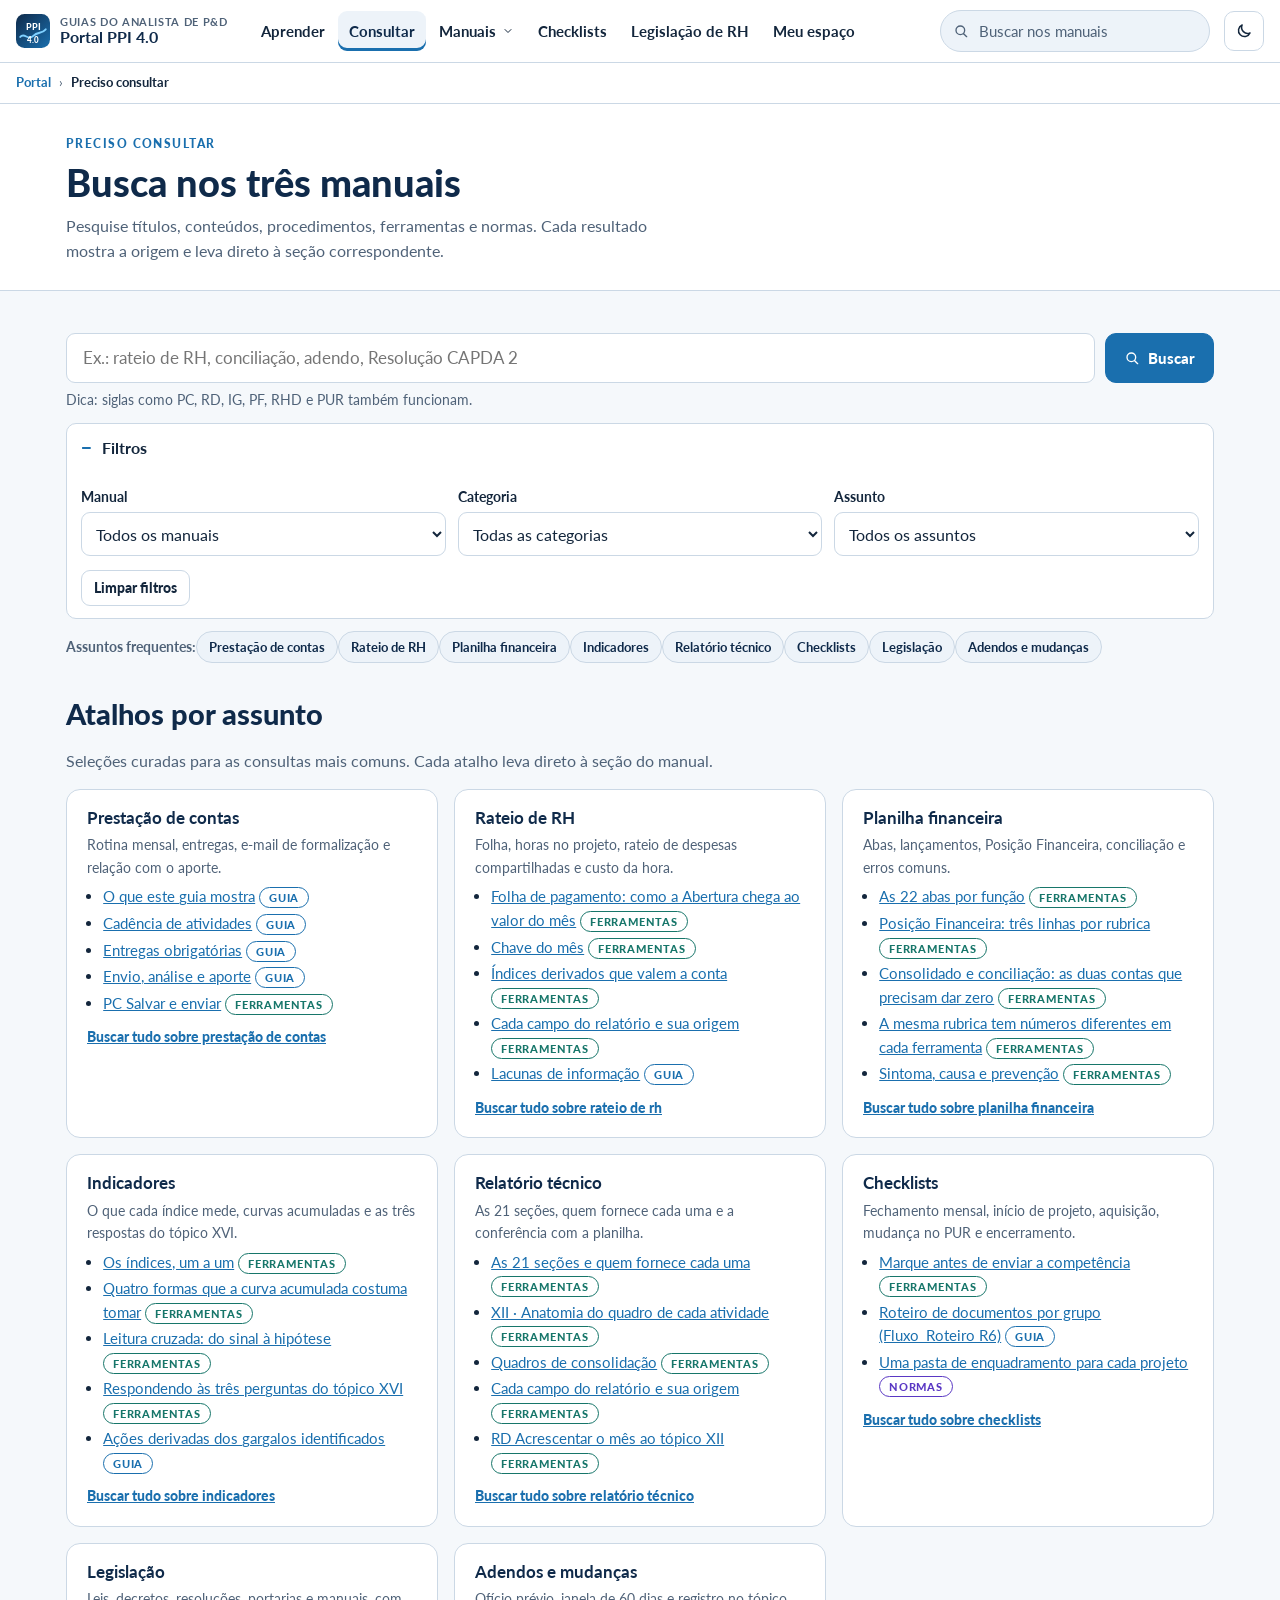
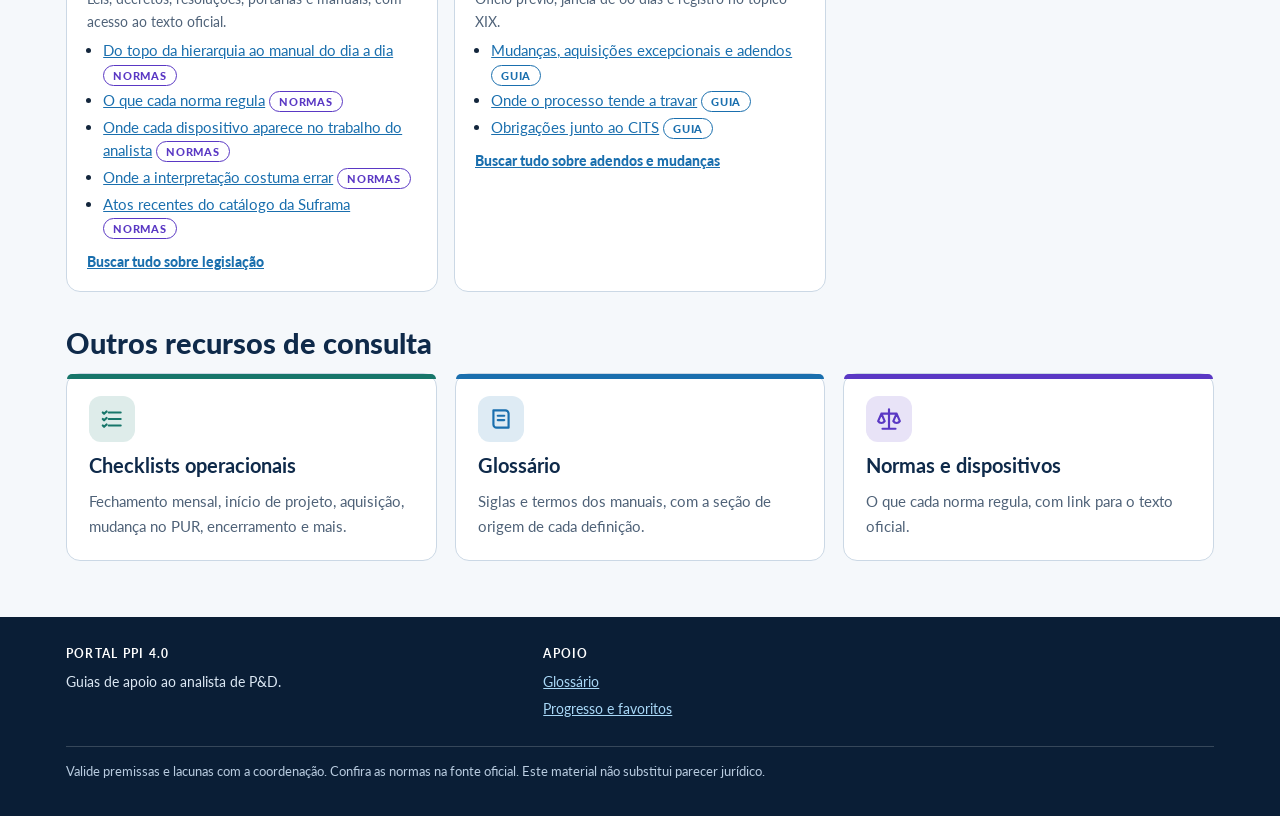
<file: consultar.html>
<!doctype html>
<html lang="pt-BR">
<head>
<meta charset="utf-8">
<meta name="viewport" content="width=device-width, initial-scale=1, viewport-fit=cover">
<title>Preciso consultar: busca nos manuais · Portal PPI 4.0</title>
<meta name="description" content="Busca integrada nos três manuais com filtros por manual, categoria e assunto, e atalhos para temas frequentes.">
<meta name="theme-color" content="#0F2A4A">
<script>(function(){var d=document.documentElement;d.classList.add('js');try{var s=localStorage.getItem('ppi40-guia-tema');if(s==='dark'||s==='light')d.setAttribute('data-theme',s)}catch(e){}})()</script>
<link rel="preconnect" href="https://fonts.googleapis.com"><link rel="preconnect" href="https://fonts.gstatic.com" crossorigin>
<link rel="stylesheet" href="https://fonts.googleapis.com/css2?family=Lato:wght@400;700;900&family=IBM+Plex+Mono:wght@400;500&display=swap">
<link rel="stylesheet" href="assets/portal.css">
</head>
<body class="portal" data-page="consult" data-base="">
<a class="skip-link" href="#conteudo">Ir para o conteúdo</a><header class="ph"><div class="ph-in"><a class="brand" href="index.html" aria-label="Portal PPI 4.0, página inicial"><svg viewBox="0 0 40 40" aria-hidden="true" focusable="false"><defs><linearGradient id="lg" x1="0" y1="0" x2="1" y2="1"><stop offset="0" stop-color="#0F2A4A"/><stop offset="1" stop-color="#1A6FAE"/></linearGradient></defs><rect width="40" height="40" rx="10" fill="url(#lg)"/><path d="M5 27c5-6 9 5 15-1s10-2 15-8" fill="none" stroke="#7FD0FF" stroke-width="2.2" stroke-linecap="round"/><text x="20" y="19" text-anchor="middle" font-family="Lato,Arial,sans-serif" font-weight="900" font-size="11" fill="#fff">PPI</text><text x="20" y="34" text-anchor="middle" font-family="Lato,Arial,sans-serif" font-weight="900" font-size="9" fill="#fff">4.0</text></svg><span><small>Guias do analista de P&amp;D</small><b>Portal PPI 4.0</b></span></a><nav class="pnav" id="p-nav" aria-label="Navegação principal"><a href="aprender.html" data-nav="aprender">Aprender</a><a href="consultar.html" data-nav="consultar" aria-current="page">Consultar</a><div class="dd"><button type="button" class="dd-b" aria-expanded="false" aria-controls="p-dd" data-nav="manuais">Manuais <svg viewBox="0 0 24 24" fill="none" stroke="currentColor" stroke-width="2" stroke-linecap="round" stroke-linejoin="round" aria-hidden="true" focusable="false"><path d="m6 9 6 6 6-6"/></svg></button><div class="dd-m" id="p-dd"><a href="guias/guia-prestacao-de-contas.html"><b>Guia de prestação de contas</b><small>Rotina, obrigações e fluxos</small></a><a href="guias/manual-das-ferramentas.html"><b>Manual das ferramentas</b><small>Planilha, indicadores e relatório</small></a><a href="guias/base-normativa-pdi.html"><b>Base normativa de PD&amp;I</b><small>Leis, resoluções e portarias</small></a></div></div><a href="checklists.html" data-nav="checklists">Checklists</a><a href="legislacao-rh.html" data-nav="rh">Legislação de RH</a><a href="meu-espaco.html" data-nav="meu">Meu espaço</a></nav><div class="psearch" id="p-search"><form role="search" action="consultar.html" method="get"><svg viewBox="0 0 24 24" fill="none" stroke="currentColor" stroke-width="2" stroke-linecap="round" stroke-linejoin="round" aria-hidden="true" focusable="false"><circle cx="11" cy="11" r="6.5"/><path d="m16 16 4.5 4.5"/></svg><label class="sr-only" for="p-q">Buscar nos três manuais</label><input id="p-q" name="q" type="search" placeholder="Buscar nos manuais" autocomplete="off" role="combobox" aria-autocomplete="list" aria-expanded="false" aria-controls="p-sug"></form><div class="sug" id="p-sug" role="listbox" aria-label="Sugestões de busca"></div></div><button type="button" class="ibtn" id="p-search-btn" aria-expanded="false" aria-controls="p-search" aria-label="Abrir busca"><svg viewBox="0 0 24 24" fill="none" stroke="currentColor" stroke-width="2" stroke-linecap="round" stroke-linejoin="round" aria-hidden="true" focusable="false"><circle cx="11" cy="11" r="6.5"/><path d="m16 16 4.5 4.5"/></svg></button><button type="button" class="ibtn" id="p-theme" aria-label="Alternar entre modo claro e escuro"><svg viewBox="0 0 24 24" fill="none" stroke="currentColor" stroke-width="2" stroke-linecap="round" stroke-linejoin="round" aria-hidden="true" focusable="false" class="ic-moon"><path d="M20 14.5A8 8 0 0 1 9.5 4a8 8 0 1 0 10.5 10.5z"/></svg><svg viewBox="0 0 24 24" fill="none" stroke="currentColor" stroke-width="2" stroke-linecap="round" stroke-linejoin="round" aria-hidden="true" focusable="false" class="ic-sun"><circle cx="12" cy="12" r="4"/><path d="M12 2v2M12 20v2M4.9 4.9l1.4 1.4M17.7 17.7l1.4 1.4M2 12h2M20 12h2M4.9 19.1l1.4-1.4M17.7 6.3l1.4-1.4"/></svg></button><button type="button" class="ibtn" id="p-menu-btn" aria-expanded="false" aria-controls="p-nav" aria-label="Abrir menu"><svg viewBox="0 0 24 24" fill="none" stroke="currentColor" stroke-width="2" stroke-linecap="round" stroke-linejoin="round" aria-hidden="true" focusable="false"><path d="M3 6h18M3 12h18M3 18h18"/></svg></button></div></header>
<nav class="crumbs" aria-label="Você está em"><ol><li><a href="index.html">Portal</a></li><li><span aria-current="page">Preciso consultar</span></li></ol></nav>
<main id="conteudo" tabindex="-1">

<div class="page-head"><div class="wrap"><p class="eyebrow">Preciso consultar</p><h1>Busca nos três manuais</h1>
<p>Pesquise títulos, conteúdos, procedimentos, ferramentas e normas. Cada resultado mostra a origem e leva direto à seção correspondente.</p></div></div>
<div class="wrap sec-p">
  <form id="s-form" role="search" action="consultar.html" method="get" autocomplete="off">
    <div class="search-box"><label class="sr-only" for="s-q">Termo de busca</label><input id="s-q" name="q" type="search" placeholder="Ex.: rateio de RH, conciliação, adendo, Resolução CAPDA 2" aria-describedby="s-help">
    <button class="btn primary" type="submit"><svg viewBox="0 0 24 24" fill="none" stroke="currentColor" stroke-width="2" stroke-linecap="round" stroke-linejoin="round" aria-hidden="true" focusable="false"><circle cx="11" cy="11" r="6.5"/><path d="m16 16 4.5 4.5"/></svg> Buscar</button></div>
    <p id="s-help" class="muted" style="margin:6px 0 0;font-size:.88rem">Dica: siglas como PC, RD, IG, PF, RHD e PUR também funcionam.</p>
    <details class="flip js-only" id="s-filters" open style="margin-top:12px"><summary>Filtros</summary><div style="padding-left:14px"><div class="filters">
      <label>Manual<select id="f-m" class="sel"><option value="">Todos os manuais</option><option value="guia">Guia de prestação de contas</option><option value="ferramentas">Manual das ferramentas</option><option value="normativa">Base normativa de PD&amp;I</option><option value="portal">Glossário, trilhas e checklists</option></select></label>
      <label>Categoria<select id="f-c" class="sel"><option value="">Todas as categorias</option><option value="0">Processo</option><option value="1">Ferramentas</option><option value="2">Indicadores</option><option value="3">Normas e legislação</option><option value="4">Obrigações, riscos e erros</option><option value="5">Documentos e checklists</option><option value="6">Premissas e lacunas</option><option value="7">Glossário e trilhas</option></select></label>
      <label>Assunto<select id="f-a" class="sel"><option value="">Todos os assuntos</option><option value="0">Prestação de contas</option><option value="1">Rateio e RH</option><option value="2">Planilha financeira</option><option value="3">Indicadores</option><option value="4">Relatório técnico</option><option value="5">Checklists e documentos</option><option value="6">Legislação</option><option value="7">Adendos e mudanças</option><option value="8">Aportes e caixa</option><option value="9">Compras e cotações</option><option value="10">Guarda e declarações</option><option value="11">Riscos e lacunas</option></select></label></div>
      <button type="button" class="btn sm ghost" id="f-clear">Limpar filtros</button></div></details>
    <div class="shortcuts js-only" role="group" aria-label="Atalhos de assuntos frequentes"><span class="muted" style="align-self:center;font-weight:700;font-size:.85rem">Assuntos frequentes:</span><button type="button" class="chip" data-q="prestação de contas" aria-pressed="false">Prestação de contas</button><button type="button" class="chip" data-q="rateio" aria-pressed="false">Rateio de RH</button><button type="button" class="chip" data-q="planilha financeira" aria-pressed="false">Planilha financeira</button><button type="button" class="chip" data-q="indicadores" aria-pressed="false">Indicadores</button><button type="button" class="chip" data-q="relatório técnico" aria-pressed="false">Relatório técnico</button><button type="button" class="chip" data-q="checklist" aria-pressed="false">Checklists</button><button type="button" class="chip" data-q="lei decreto resolução" aria-pressed="false">Legislação</button><button type="button" class="chip" data-q="adendo" aria-pressed="false">Adendos e mudanças</button></div>
  </form>
  <section id="resultados" aria-labelledby="res-h" style="display:none">
    <div class="res-head"><h2 id="res-h" style="margin:0;font-size:1.2rem;color:var(--accent-ink)">Resultados</h2><p id="res-count" class="muted" role="status" aria-live="polite" style="margin:0"></p></div>
    <ol class="res-list" id="res-list"></ol>
  </section>
  <section id="atalhos" style="margin-top:34px"><h2 style="color:var(--accent-ink)">Atalhos por assunto</h2>
    <p class="muted">Seleções curadas para as consultas mais comuns. Cada atalho leva direto à seção do manual.</p><div class="hub-grid" style="margin-top:12px"><div class="hub" id="atalho-prestacao"><h3>Prestação de contas</h3><p class="muted" style="margin:0 0 6px;font-size:.88rem">Rotina mensal, entregas, e-mail de formalização e relação com o aporte.</p><ul><li><a href="guias/guia-prestacao-de-contas.html#resumo">O que este guia mostra</a> <span class="badge m1">Guia</span></li><li><a href="guias/guia-prestacao-de-contas.html#rotina">Cadência de atividades</a> <span class="badge m1">Guia</span></li><li><a href="guias/guia-prestacao-de-contas.html#rotina-entregas-obrigatorias">Entregas obrigatórias</a> <span class="badge m1">Guia</span></li><li><a href="guias/guia-prestacao-de-contas.html#processos-envio-analise-e-aporte">Envio, análise e aporte</a> <span class="badge m1">Guia</span></li><li><a href="guias/manual-das-ferramentas.html#ordem-pc-salvar-e-enviar">PC Salvar e enviar</a> <span class="badge m2">Ferramentas</span></li></ul><a class="more" href="consultar.html?q=prestação de contas">Buscar tudo sobre prestação de contas</a></div><div class="hub" id="atalho-rateio"><h3>Rateio de RH</h3><p class="muted" style="margin:0 0 6px;font-size:.88rem">Folha, horas no projeto, rateio de despesas compartilhadas e custo da hora.</p><ul><li><a href="guias/manual-das-ferramentas.html#pf-folha-de-pagamento-como-a-abertura-chega-ao">Folha de pagamento: como a Abertura chega ao valor do mês</a> <span class="badge m2">Ferramentas</span></li><li><a href="guias/manual-das-ferramentas.html#pf-chave-do-mes">Chave do mês</a> <span class="badge m2">Ferramentas</span></li><li><a href="guias/manual-das-ferramentas.html#ig-indices-derivados-que-valem-a-conta">Índices derivados que valem a conta</a> <span class="badge m2">Ferramentas</span></li><li><a href="guias/manual-das-ferramentas.html#rastreio">Cada campo do relatório e sua origem</a> <span class="badge m2">Ferramentas</span></li><li><a href="guias/guia-prestacao-de-contas.html#lacunas-lacunas-de-informacao">Lacunas de informação</a> <span class="badge m1">Guia</span></li></ul><a class="more" href="consultar.html?q=rateio">Buscar tudo sobre rateio de rh</a></div><div class="hub" id="atalho-planilha"><h3>Planilha financeira</h3><p class="muted" style="margin:0 0 6px;font-size:.88rem">Abas, lançamentos, Posição Financeira, conciliação e erros comuns.</p><ul><li><a href="guias/manual-das-ferramentas.html#pf-as-22-abas-por-funcao">As 22 abas por função</a> <span class="badge m2">Ferramentas</span></li><li><a href="guias/manual-das-ferramentas.html#pf-posicao-financeira-tres-linhas-por-rubrica">Posição Financeira: três linhas por rubrica</a> <span class="badge m2">Ferramentas</span></li><li><a href="guias/manual-das-ferramentas.html#pf-consolidado-e-conciliacao-as-duas-contas-que">Consolidado e conciliação: as duas contas que precisam dar zero</a> <span class="badge m2">Ferramentas</span></li><li><a href="guias/manual-das-ferramentas.html#rubricas">A mesma rubrica tem números diferentes em cada ferramenta</a> <span class="badge m2">Ferramentas</span></li><li><a href="guias/manual-das-ferramentas.html#erros">Sintoma, causa e prevenção</a> <span class="badge m2">Ferramentas</span></li></ul><a class="more" href="consultar.html?q=planilha financeira">Buscar tudo sobre planilha financeira</a></div><div class="hub" id="atalho-indicadores"><h3>Indicadores</h3><p class="muted" style="margin:0 0 6px;font-size:.88rem">O que cada índice mede, curvas acumuladas e as três respostas do tópico XVI.</p><ul><li><a href="guias/manual-das-ferramentas.html#ig-os-indices-um-a-um">Os índices, um a um</a> <span class="badge m2">Ferramentas</span></li><li><a href="guias/manual-das-ferramentas.html#ig-quatro-formas-que-a-curva-acumulada-costuma">Quatro formas que a curva acumulada costuma tomar</a> <span class="badge m2">Ferramentas</span></li><li><a href="guias/manual-das-ferramentas.html#ig-leitura-cruzada-do-sinal-a-hipotese">Leitura cruzada: do sinal à hipótese</a> <span class="badge m2">Ferramentas</span></li><li><a href="guias/manual-das-ferramentas.html#ig-respondendo-as-tres-perguntas-do-topico-xvi">Respondendo às três perguntas do tópico XVI</a> <span class="badge m2">Ferramentas</span></li><li><a href="guias/guia-prestacao-de-contas.html#melhorias">Ações derivadas dos gargalos identificados</a> <span class="badge m1">Guia</span></li></ul><a class="more" href="consultar.html?q=indicadores">Buscar tudo sobre indicadores</a></div><div class="hub" id="atalho-relatorio"><h3>Relatório técnico</h3><p class="muted" style="margin:0 0 6px;font-size:.88rem">As 21 seções, quem fornece cada uma e a conferência com a planilha.</p><ul><li><a href="guias/manual-das-ferramentas.html#rd">As 21 seções e quem fornece cada uma</a> <span class="badge m2">Ferramentas</span></li><li><a href="guias/manual-das-ferramentas.html#rd-xii-anatomia-do-quadro-de-cada-atividade">XII · Anatomia do quadro de cada atividade</a> <span class="badge m2">Ferramentas</span></li><li><a href="guias/manual-das-ferramentas.html#rd-quadros-de-consolidacao">Quadros de consolidação</a> <span class="badge m2">Ferramentas</span></li><li><a href="guias/manual-das-ferramentas.html#rastreio">Cada campo do relatório e sua origem</a> <span class="badge m2">Ferramentas</span></li><li><a href="guias/manual-das-ferramentas.html#ordem-rd-acrescentar-o-mes-ao-topico-xii">RD Acrescentar o mês ao tópico XII</a> <span class="badge m2">Ferramentas</span></li></ul><a class="more" href="consultar.html?q=relatório técnico">Buscar tudo sobre relatório técnico</a></div><div class="hub" id="atalho-checklists"><h3>Checklists</h3><p class="muted" style="margin:0 0 6px;font-size:.88rem">Fechamento mensal, início de projeto, aquisição, mudança no PUR e encerramento.</p><ul><li><a href="guias/manual-das-ferramentas.html#checklist">Marque antes de enviar a competência</a> <span class="badge m2">Ferramentas</span></li><li><a href="guias/guia-prestacao-de-contas.html#anexo-roteiro-de-documentos-por-grupo-fluxo-roteir">Roteiro de documentos por grupo (Fluxo_Roteiro R6)</a> <span class="badge m1">Guia</span></li><li><a href="guias/base-normativa-pdi.html#dossie">Uma pasta de enquadramento para cada projeto</a> <span class="badge m3">Normas</span></li></ul><a class="more" href="consultar.html?q=checklist">Buscar tudo sobre checklists</a></div><div class="hub" id="atalho-legislacao"><h3>Legislação</h3><p class="muted" style="margin:0 0 6px;font-size:.88rem">Leis, decretos, resoluções, portarias e manuais, com acesso ao texto oficial.</p><ul><li><a href="guias/base-normativa-pdi.html#mapa">Do topo da hierarquia ao manual do dia a dia</a> <span class="badge m3">Normas</span></li><li><a href="guias/base-normativa-pdi.html#normas">O que cada norma regula</a> <span class="badge m3">Normas</span></li><li><a href="guias/base-normativa-pdi.html#rotina">Onde cada dispositivo aparece no trabalho do analista</a> <span class="badge m3">Normas</span></li><li><a href="guias/base-normativa-pdi.html#cuidados">Onde a interpretação costuma errar</a> <span class="badge m3">Normas</span></li><li><a href="guias/base-normativa-pdi.html#atualizacoes">Atos recentes do catálogo da Suframa</a> <span class="badge m3">Normas</span></li></ul><a class="more" href="consultar.html?q=lei decreto resolução">Buscar tudo sobre legislação</a></div><div class="hub" id="atalho-adendos"><h3>Adendos e mudanças</h3><p class="muted" style="margin:0 0 6px;font-size:.88rem">Ofício prévio, janela de 60 dias e registro no tópico XIX.</p><ul><li><a href="guias/guia-prestacao-de-contas.html#processos-mudancas-aquisicoes-excepcionais-e-adendos">Mudanças, aquisições excepcionais e adendos</a> <span class="badge m1">Guia</span></li><li><a href="guias/guia-prestacao-de-contas.html#riscos">Onde o processo tende a travar</a> <span class="badge m1">Guia</span></li><li><a href="guias/guia-prestacao-de-contas.html#obrigacoes-obrigacoes-junto-ao-cits">Obrigações junto ao CITS</a> <span class="badge m1">Guia</span></li></ul><a class="more" href="consultar.html?q=adendo">Buscar tudo sobre adendos e mudanças</a></div></div></section>
  <section style="margin-top:34px"><h2 style="color:var(--accent-ink)">Outros recursos de consulta</h2>
    <div class="grid g3" style="margin-top:12px">
      <a class="card link tone c-m2" href="checklists.html"><div class="ico"><svg viewBox="0 0 24 24" fill="none" stroke="currentColor" stroke-width="2" stroke-linecap="round" stroke-linejoin="round" aria-hidden="true" focusable="false"><path d="M9 6h11M9 12h11M9 18h11M3.5 6l1.2 1.2L7 5M3.5 12l1.2 1.2L7 11M3.5 18l1.2 1.2L7 17"/></svg></div><h3>Checklists operacionais</h3><p>Fechamento mensal, início de projeto, aquisição, mudança no PUR, encerramento e mais.</p></a>
      <a class="card link tone c-m1" href="glossario.html"><div class="ico"><svg viewBox="0 0 24 24" fill="none" stroke="currentColor" stroke-width="2" stroke-linecap="round" stroke-linejoin="round" aria-hidden="true" focusable="false"><path d="M5 4h11a3 3 0 0 1 3 3v13H8a3 3 0 0 1-3-3zM9 9h6M9 13h6"/></svg></div><h3>Glossário</h3><p>Siglas e termos dos manuais, com a seção de origem de cada definição.</p></a>
      <a class="card link tone c-m3" href="guias/base-normativa-pdi.html#normas"><div class="ico"><svg viewBox="0 0 24 24" fill="none" stroke="currentColor" stroke-width="2" stroke-linecap="round" stroke-linejoin="round" aria-hidden="true" focusable="false"><path d="M12 3v18M6 21h12M5 7h14M5 7l-3 7a3.5 3.5 0 0 0 6 0zM19 7l-3 7a3.5 3.5 0 0 0 6 0z"/></svg></div><h3>Normas e dispositivos</h3><p>O que cada norma regula, com link para o texto oficial.</p></a>
    </div></section>
</div>
</main>
<footer class="pf"><div class="wrap"><div><h2>Portal PPI 4.0</h2><p>Guias de apoio ao analista de P&amp;D.</p><p class="storage-warn" role="status">O navegador não permite salvar o progresso.</p></div><div><h2>Apoio</h2><ul><li><a href="glossario.html">Glossário</a></li><li><a href="meu-espaco.html">Progresso e favoritos</a></li></ul></div><p class="legal">Valide premissas e lacunas com a coordenação. Confira as normas na fonte oficial. Este material não substitui parecer jurídico.</p></div></footer>
<script src="assets/core.js" defer></script><script src="assets/pages.js" defer></script>
</body>
</html>
</file>
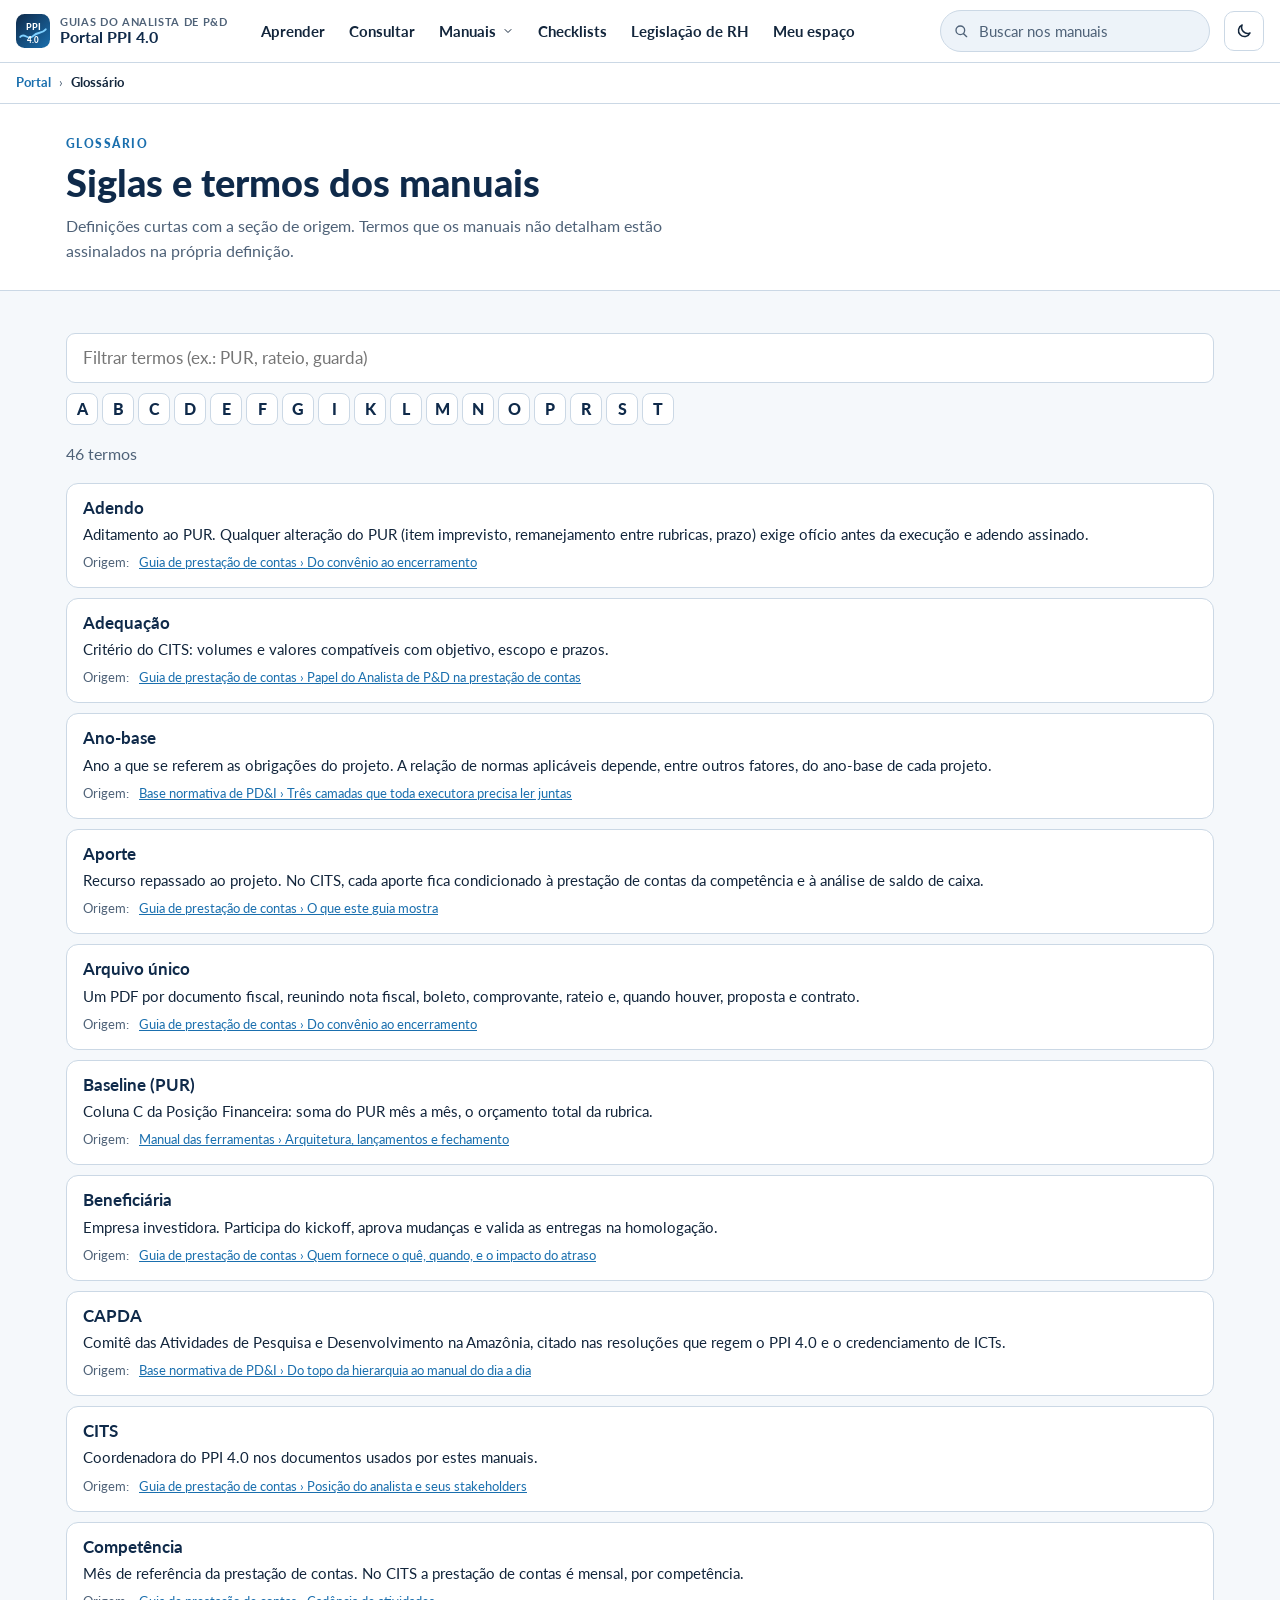
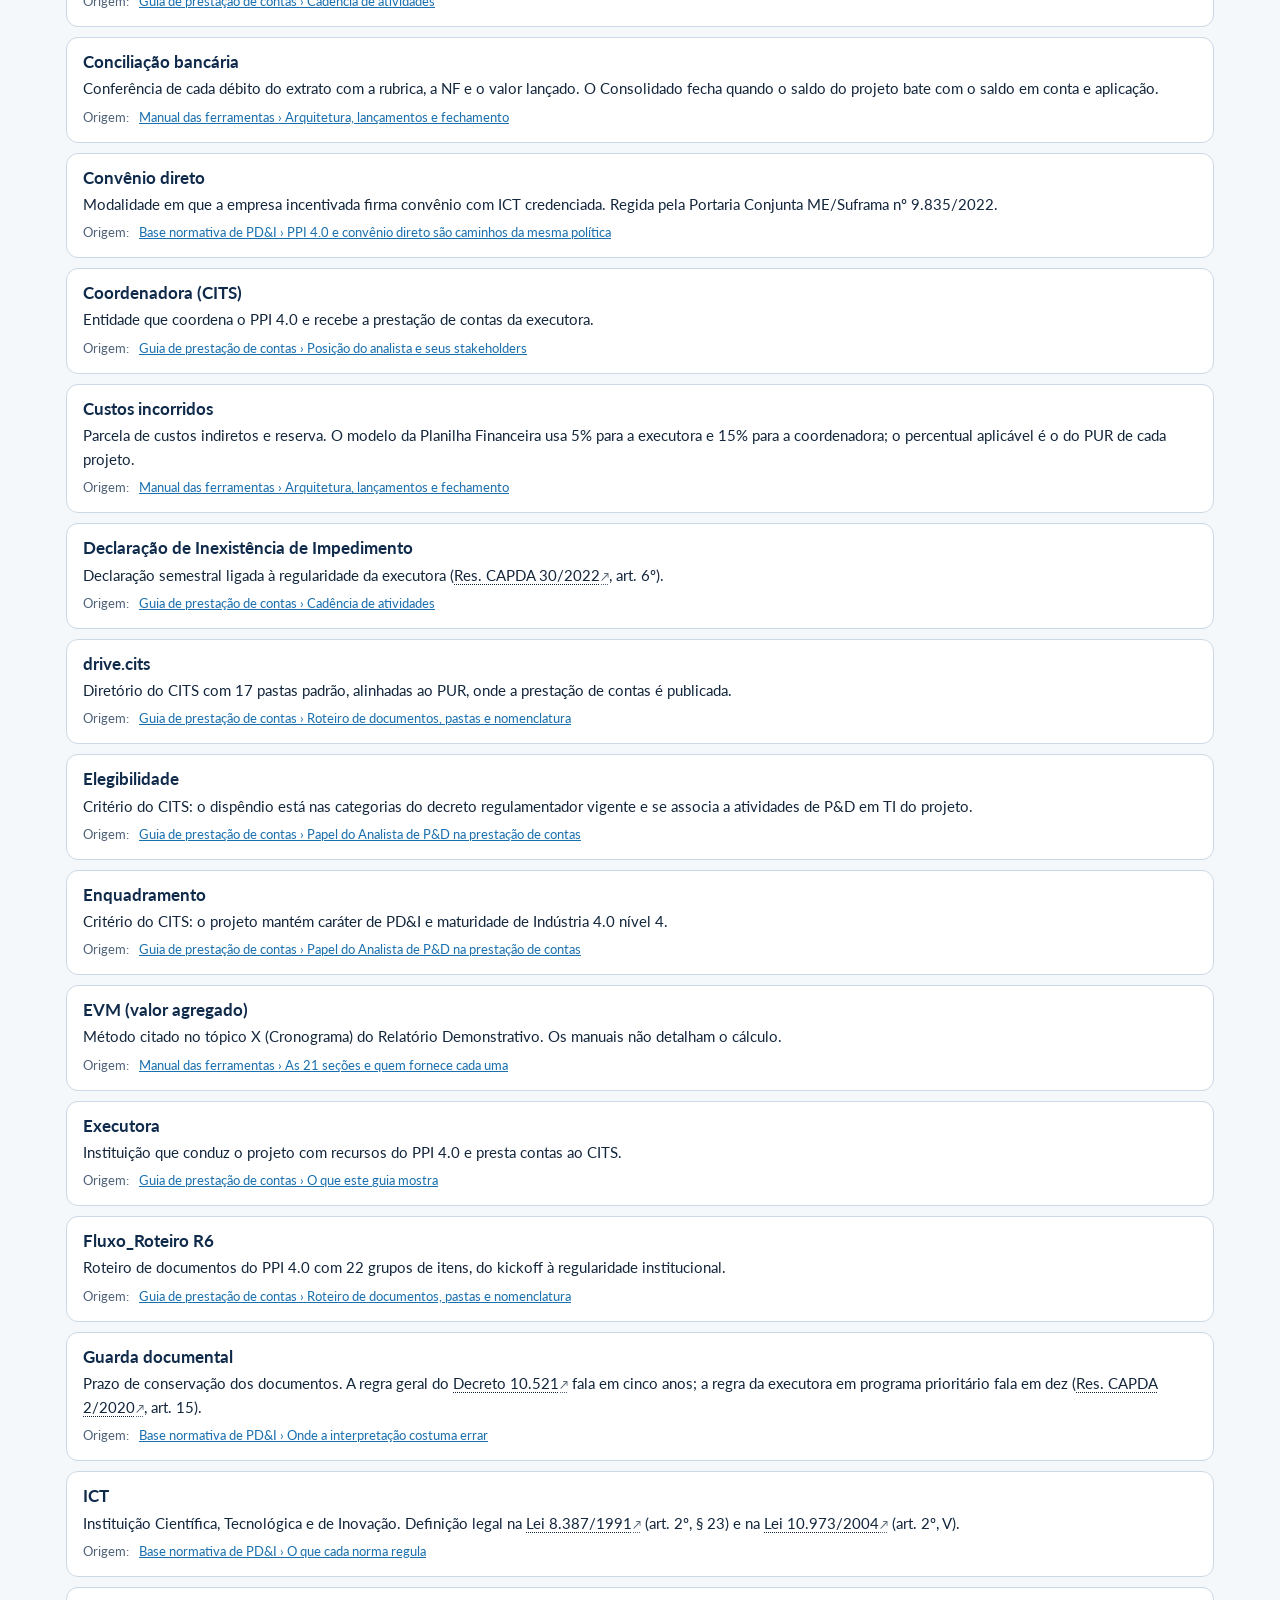
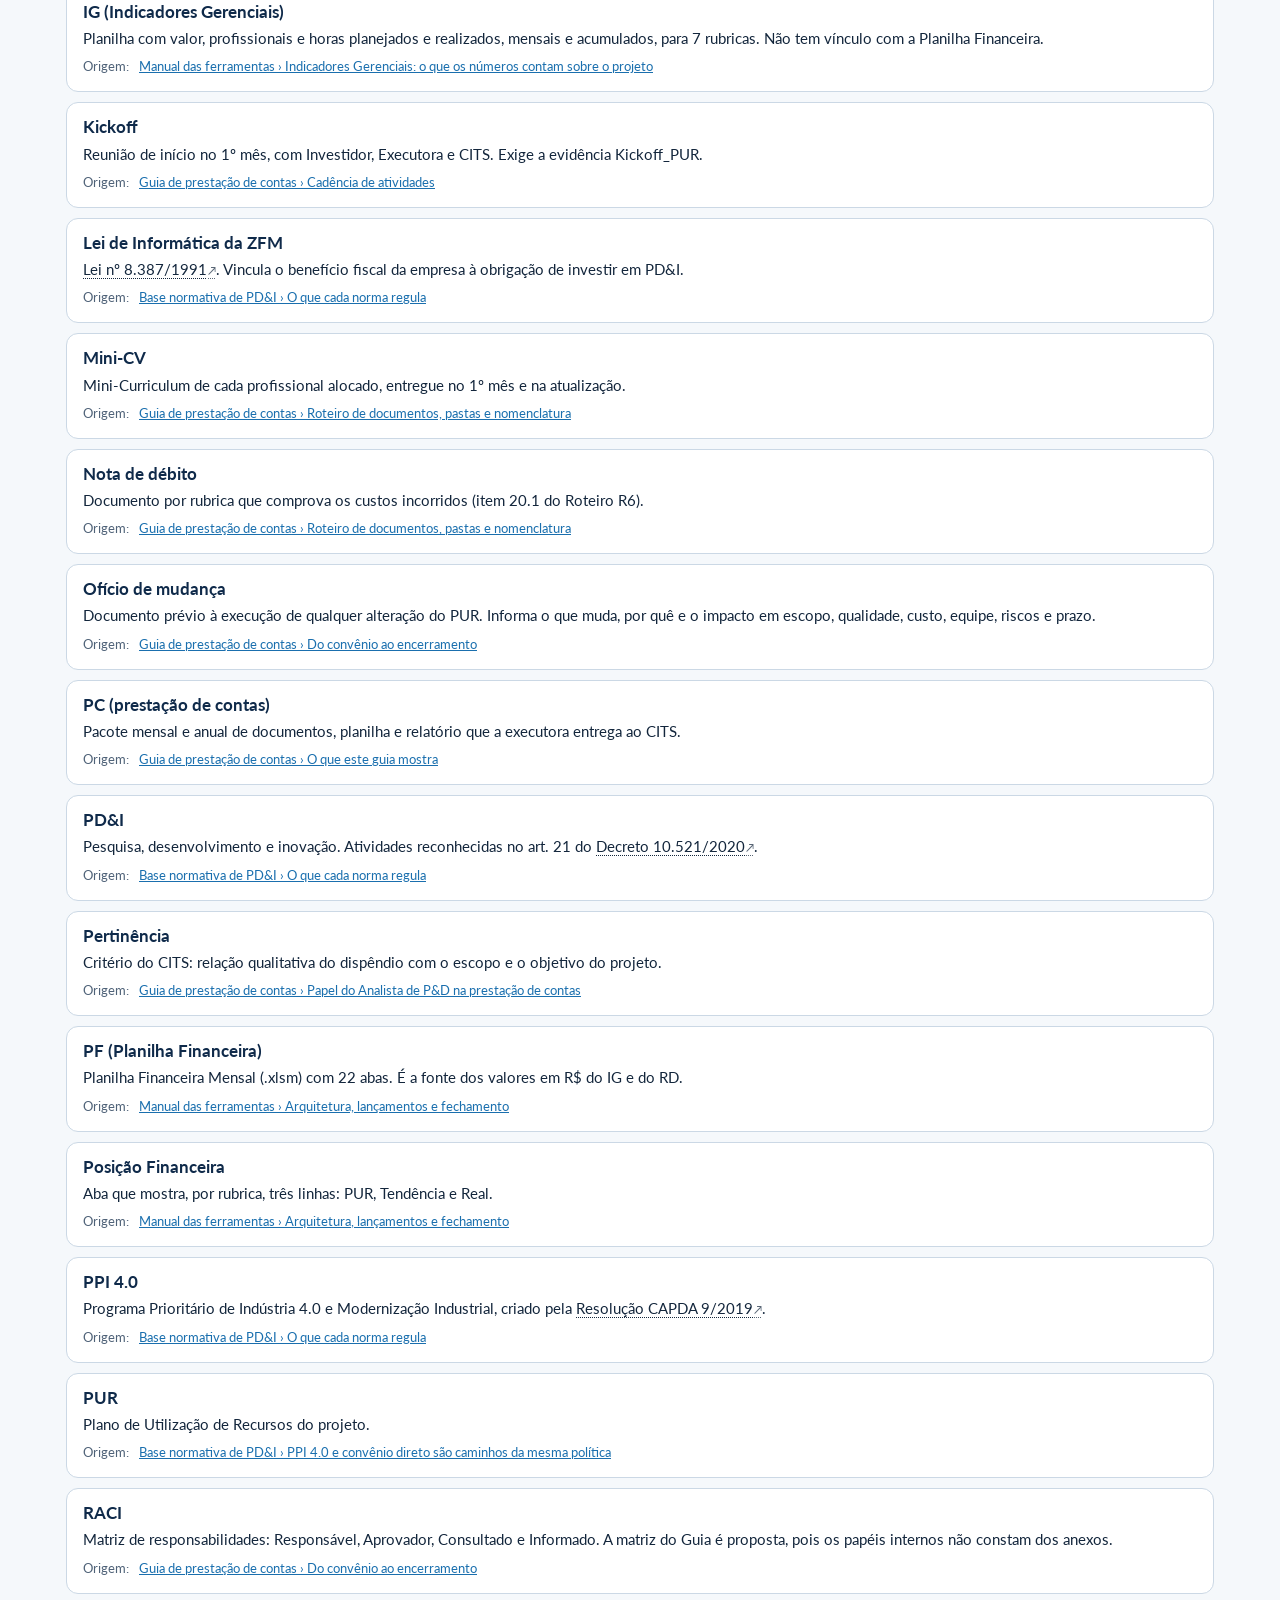
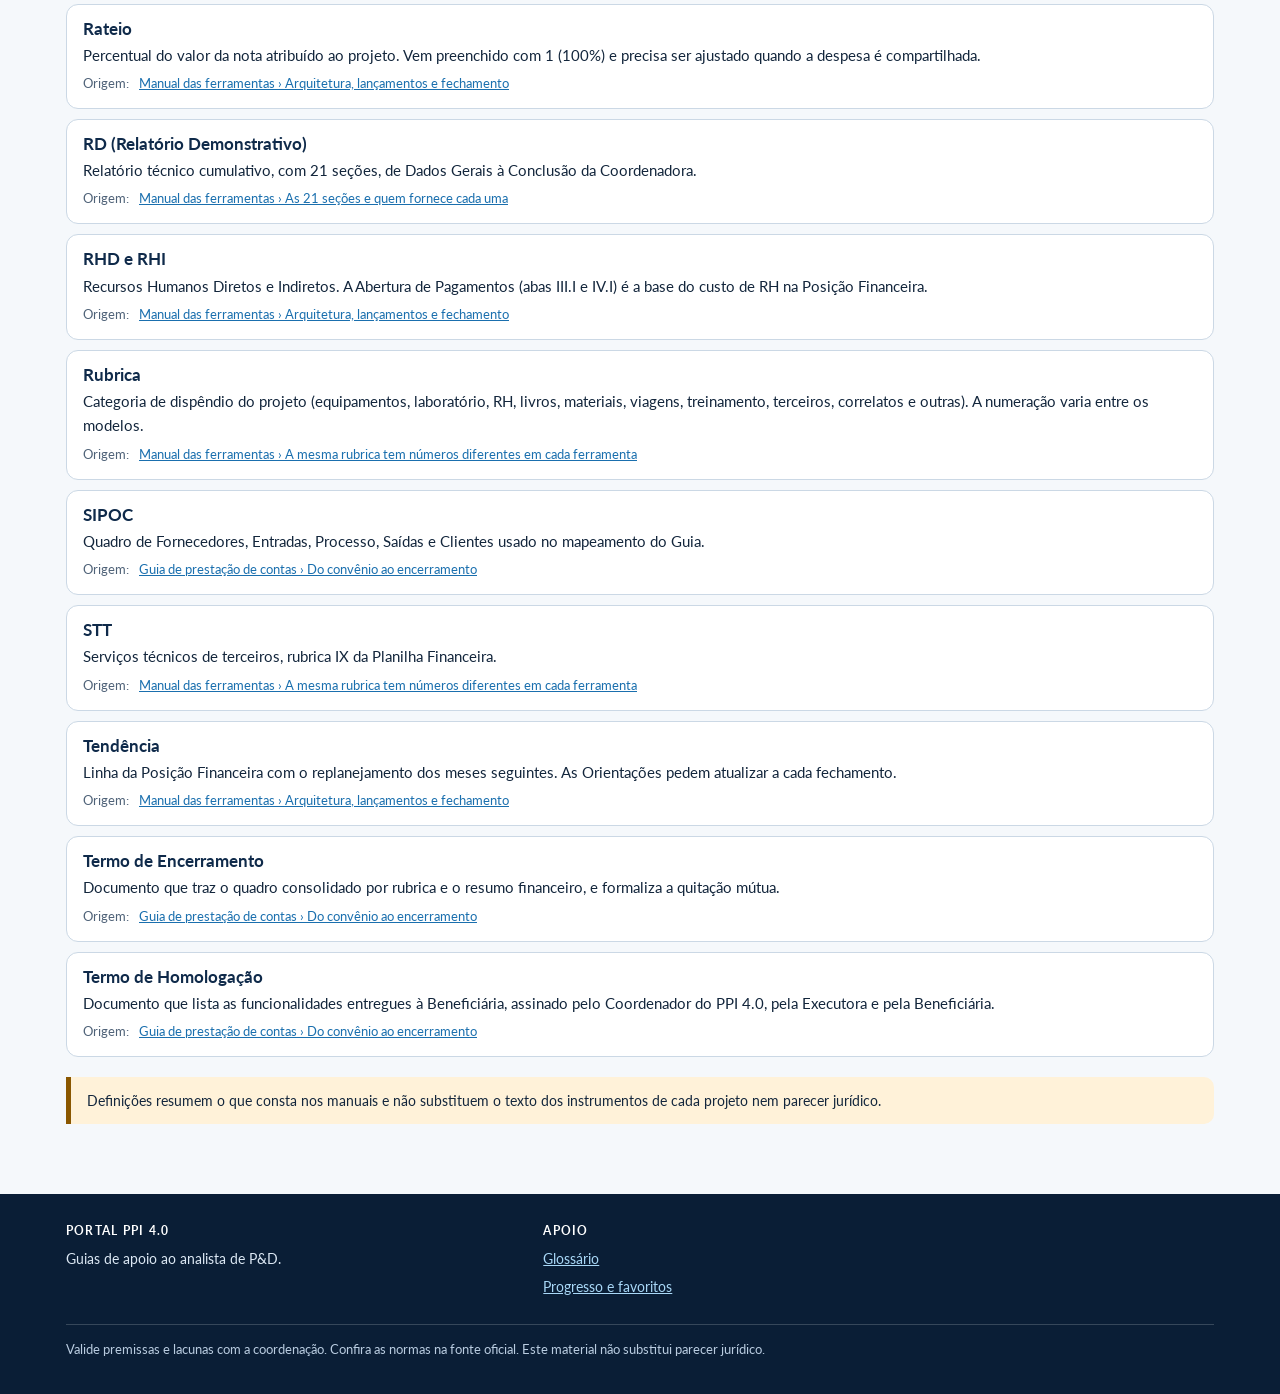
<file: glossario.html>
<!doctype html>
<html lang="pt-BR">
<head>
<meta charset="utf-8">
<meta name="viewport" content="width=device-width, initial-scale=1, viewport-fit=cover">
<title>Glossário · Portal PPI 4.0</title>
<meta name="description" content="Glossário de siglas e termos da prestação de contas do PPI 4.0, com a seção de origem de cada definição.">
<meta name="theme-color" content="#0F2A4A">
<script>(function(){var d=document.documentElement;d.classList.add('js');try{var s=localStorage.getItem('ppi40-guia-tema');if(s==='dark'||s==='light')d.setAttribute('data-theme',s)}catch(e){}})()</script>
<link rel="preconnect" href="https://fonts.googleapis.com"><link rel="preconnect" href="https://fonts.gstatic.com" crossorigin>
<link rel="stylesheet" href="https://fonts.googleapis.com/css2?family=Lato:wght@400;700;900&family=IBM+Plex+Mono:wght@400;500&display=swap">
<link rel="stylesheet" href="assets/portal.css">
</head>
<body class="portal" data-page="glossary" data-base="">
<a class="skip-link" href="#conteudo">Ir para o conteúdo</a><header class="ph"><div class="ph-in"><a class="brand" href="index.html" aria-label="Portal PPI 4.0, página inicial"><svg viewBox="0 0 40 40" aria-hidden="true" focusable="false"><defs><linearGradient id="lg" x1="0" y1="0" x2="1" y2="1"><stop offset="0" stop-color="#0F2A4A"/><stop offset="1" stop-color="#1A6FAE"/></linearGradient></defs><rect width="40" height="40" rx="10" fill="url(#lg)"/><path d="M5 27c5-6 9 5 15-1s10-2 15-8" fill="none" stroke="#7FD0FF" stroke-width="2.2" stroke-linecap="round"/><text x="20" y="19" text-anchor="middle" font-family="Lato,Arial,sans-serif" font-weight="900" font-size="11" fill="#fff">PPI</text><text x="20" y="34" text-anchor="middle" font-family="Lato,Arial,sans-serif" font-weight="900" font-size="9" fill="#fff">4.0</text></svg><span><small>Guias do analista de P&amp;D</small><b>Portal PPI 4.0</b></span></a><nav class="pnav" id="p-nav" aria-label="Navegação principal"><a href="aprender.html" data-nav="aprender">Aprender</a><a href="consultar.html" data-nav="consultar">Consultar</a><div class="dd"><button type="button" class="dd-b" aria-expanded="false" aria-controls="p-dd" data-nav="manuais">Manuais <svg viewBox="0 0 24 24" fill="none" stroke="currentColor" stroke-width="2" stroke-linecap="round" stroke-linejoin="round" aria-hidden="true" focusable="false"><path d="m6 9 6 6 6-6"/></svg></button><div class="dd-m" id="p-dd"><a href="guias/guia-prestacao-de-contas.html"><b>Guia de prestação de contas</b><small>Rotina, obrigações e fluxos</small></a><a href="guias/manual-das-ferramentas.html"><b>Manual das ferramentas</b><small>Planilha, indicadores e relatório</small></a><a href="guias/base-normativa-pdi.html"><b>Base normativa de PD&amp;I</b><small>Leis, resoluções e portarias</small></a></div></div><a href="checklists.html" data-nav="checklists">Checklists</a><a href="legislacao-rh.html" data-nav="rh">Legislação de RH</a><a href="meu-espaco.html" data-nav="meu">Meu espaço</a></nav><div class="psearch" id="p-search"><form role="search" action="consultar.html" method="get"><svg viewBox="0 0 24 24" fill="none" stroke="currentColor" stroke-width="2" stroke-linecap="round" stroke-linejoin="round" aria-hidden="true" focusable="false"><circle cx="11" cy="11" r="6.5"/><path d="m16 16 4.5 4.5"/></svg><label class="sr-only" for="p-q">Buscar nos três manuais</label><input id="p-q" name="q" type="search" placeholder="Buscar nos manuais" autocomplete="off" role="combobox" aria-autocomplete="list" aria-expanded="false" aria-controls="p-sug"></form><div class="sug" id="p-sug" role="listbox" aria-label="Sugestões de busca"></div></div><button type="button" class="ibtn" id="p-search-btn" aria-expanded="false" aria-controls="p-search" aria-label="Abrir busca"><svg viewBox="0 0 24 24" fill="none" stroke="currentColor" stroke-width="2" stroke-linecap="round" stroke-linejoin="round" aria-hidden="true" focusable="false"><circle cx="11" cy="11" r="6.5"/><path d="m16 16 4.5 4.5"/></svg></button><button type="button" class="ibtn" id="p-theme" aria-label="Alternar entre modo claro e escuro"><svg viewBox="0 0 24 24" fill="none" stroke="currentColor" stroke-width="2" stroke-linecap="round" stroke-linejoin="round" aria-hidden="true" focusable="false" class="ic-moon"><path d="M20 14.5A8 8 0 0 1 9.5 4a8 8 0 1 0 10.5 10.5z"/></svg><svg viewBox="0 0 24 24" fill="none" stroke="currentColor" stroke-width="2" stroke-linecap="round" stroke-linejoin="round" aria-hidden="true" focusable="false" class="ic-sun"><circle cx="12" cy="12" r="4"/><path d="M12 2v2M12 20v2M4.9 4.9l1.4 1.4M17.7 17.7l1.4 1.4M2 12h2M20 12h2M4.9 19.1l1.4-1.4M17.7 6.3l1.4-1.4"/></svg></button><button type="button" class="ibtn" id="p-menu-btn" aria-expanded="false" aria-controls="p-nav" aria-label="Abrir menu"><svg viewBox="0 0 24 24" fill="none" stroke="currentColor" stroke-width="2" stroke-linecap="round" stroke-linejoin="round" aria-hidden="true" focusable="false"><path d="M3 6h18M3 12h18M3 18h18"/></svg></button></div></header>
<nav class="crumbs" aria-label="Você está em"><ol><li><a href="index.html">Portal</a></li><li><span aria-current="page">Glossário</span></li></ol></nav>
<main id="conteudo" tabindex="-1">

<div class="page-head"><div class="wrap"><p class="eyebrow">Glossário</p><h1>Siglas e termos dos manuais</h1>
<p>Definições curtas com a seção de origem. Termos que os manuais não detalham estão assinalados na própria definição.</p></div></div>
<div class="wrap sec-p">
  <div class="search-box"><label class="sr-only" for="g-q">Filtrar termos</label><input id="g-q" type="search" placeholder="Filtrar termos (ex.: PUR, rateio, guarda)" autocomplete="off" class="sel" style="flex:1 1 300px;font-size:1.05rem;min-height:50px"></div>
  <div class="az" role="navigation" aria-label="Índice alfabético"><a href="#letra-A" aria-label="Termos com A">A</a><a href="#letra-B" aria-label="Termos com B">B</a><a href="#letra-C" aria-label="Termos com C">C</a><a href="#letra-D" aria-label="Termos com D">D</a><a href="#letra-E" aria-label="Termos com E">E</a><a href="#letra-F" aria-label="Termos com F">F</a><a href="#letra-G" aria-label="Termos com G">G</a><a href="#letra-I" aria-label="Termos com I">I</a><a href="#letra-K" aria-label="Termos com K">K</a><a href="#letra-L" aria-label="Termos com L">L</a><a href="#letra-M" aria-label="Termos com M">M</a><a href="#letra-N" aria-label="Termos com N">N</a><a href="#letra-O" aria-label="Termos com O">O</a><a href="#letra-P" aria-label="Termos com P">P</a><a href="#letra-R" aria-label="Termos com R">R</a><a href="#letra-S" aria-label="Termos com S">S</a><a href="#letra-T" aria-label="Termos com T">T</a></div>
  <p id="g-count" class="muted" role="status" aria-live="polite"></p>
  <ul class="gl" id="gl"><li id="letra-A" data-term="adendo"><span id="t-adendo"></span><h3>Adendo</h3><p>Aditamento ao PUR. Qualquer alteração do PUR (item imprevisto, remanejamento entre rubricas, prazo) exige ofício antes da execução e adendo assinado.</p><div class="src"><span class="muted">Origem:</span><a href="guias/guia-prestacao-de-contas.html#processos-mudancas-aquisicoes-excepcionais-e-adendos">Guia de prestação de contas › Do convênio ao encerramento</a></div></li><li data-term="adequacao"><span id="t-adequacao"></span><h3>Adequação</h3><p>Critério do CITS: volumes e valores compatíveis com objetivo, escopo e prazos.</p><div class="src"><span class="muted">Origem:</span><a href="guias/guia-prestacao-de-contas.html#funcao-como-a-atividade-sustenta-a-conformidade">Guia de prestação de contas › Papel do Analista de P&amp;D na prestação de contas</a></div></li><li data-term="ano-base"><span id="t-ano-base"></span><h3>Ano-base</h3><p>Ano a que se referem as obrigações do projeto. A relação de normas aplicáveis depende, entre outros fatores, do ano-base de cada projeto.</p><div class="src"><span class="muted">Origem:</span><a href="guias/base-normativa-pdi.html#resumo">Base normativa de PD&amp;I › Três camadas que toda executora precisa ler juntas</a></div></li><li data-term="aporte"><span id="t-aporte"></span><h3>Aporte</h3><p>Recurso repassado ao projeto. No CITS, cada aporte fica condicionado à prestação de contas da competência e à análise de saldo de caixa.</p><div class="src"><span class="muted">Origem:</span><a href="guias/guia-prestacao-de-contas.html#resumo">Guia de prestação de contas › O que este guia mostra</a></div></li><li data-term="arquivo unico"><span id="t-arquivo-unico"></span><h3>Arquivo único</h3><p>Um PDF por documento fiscal, reunindo nota fiscal, boleto, comprovante, rateio e, quando houver, proposta e contrato.</p><div class="src"><span class="muted">Origem:</span><a href="guias/guia-prestacao-de-contas.html#processos-coleta-e-montagem-documental">Guia de prestação de contas › Do convênio ao encerramento</a></div></li><li id="letra-B" data-term="baseline (pur)"><span id="t-baseline-pur"></span><h3>Baseline (PUR)</h3><p>Coluna C da Posição Financeira: soma do PUR mês a mês, o orçamento total da rubrica.</p><div class="src"><span class="muted">Origem:</span><a href="guias/manual-das-ferramentas.html#pf-posicao-financeira-tres-linhas-por-rubrica">Manual das ferramentas › Arquitetura, lançamentos e fechamento</a></div></li><li data-term="beneficiaria"><span id="t-beneficiaria"></span><h3>Beneficiária</h3><p>Empresa investidora. Participa do kickoff, aprova mudanças e valida as entregas na homologação.</p><div class="src"><span class="muted">Origem:</span><a href="guias/guia-prestacao-de-contas.html#dependencias">Guia de prestação de contas › Quem fornece o quê, quando, e o impacto do atraso</a></div></li><li id="letra-C" data-term="capda"><span id="t-capda"></span><h3>CAPDA</h3><p>Comitê das Atividades de Pesquisa e Desenvolvimento na Amazônia, citado nas resoluções que regem o PPI 4.0 e o credenciamento de ICTs.</p><div class="src"><span class="muted">Origem:</span><a href="guias/base-normativa-pdi.html#mapa">Base normativa de PD&amp;I › Do topo da hierarquia ao manual do dia a dia</a></div></li><li data-term="cits"><span id="t-cits"></span><h3>CITS</h3><p>Coordenadora do PPI 4.0 nos documentos usados por estes manuais.</p><div class="src"><span class="muted">Origem:</span><a href="guias/guia-prestacao-de-contas.html#organograma">Guia de prestação de contas › Posição do analista e seus stakeholders</a></div></li><li data-term="competencia"><span id="t-competencia"></span><h3>Competência</h3><p>Mês de referência da prestação de contas. No CITS a prestação de contas é mensal, por competência.</p><div class="src"><span class="muted">Origem:</span><a href="guias/guia-prestacao-de-contas.html#rotina">Guia de prestação de contas › Cadência de atividades</a></div></li><li data-term="conciliacao bancaria"><span id="t-conciliacao-bancaria"></span><h3>Conciliação bancária</h3><p>Conferência de cada débito do extrato com a rubrica, a NF e o valor lançado. O Consolidado fecha quando o saldo do projeto bate com o saldo em conta e aplicação.</p><div class="src"><span class="muted">Origem:</span><a href="guias/manual-das-ferramentas.html#pf-consolidado-e-conciliacao-as-duas-contas-que">Manual das ferramentas › Arquitetura, lançamentos e fechamento</a></div></li><li data-term="convenio direto"><span id="t-convenio-direto"></span><h3>Convênio direto</h3><p>Modalidade em que a empresa incentivada firma convênio com ICT credenciada. Regida pela Portaria Conjunta ME/Suframa nº 9.835/2022.</p><div class="src"><span class="muted">Origem:</span><a href="guias/base-normativa-pdi.html#modalidades">Base normativa de PD&amp;I › PPI 4.0 e convênio direto são caminhos da mesma política</a></div></li><li data-term="coordenadora (cits)"><span id="t-coordenadora-cits"></span><h3>Coordenadora (CITS)</h3><p>Entidade que coordena o PPI 4.0 e recebe a prestação de contas da executora.</p><div class="src"><span class="muted">Origem:</span><a href="guias/guia-prestacao-de-contas.html#organograma">Guia de prestação de contas › Posição do analista e seus stakeholders</a></div></li><li data-term="custos incorridos"><span id="t-custos-incorridos"></span><h3>Custos incorridos</h3><p>Parcela de custos indiretos e reserva. O modelo da Planilha Financeira usa 5% para a executora e 15% para a coordenadora; o percentual aplicável é o do PUR de cada projeto.</p><div class="src"><span class="muted">Origem:</span><a href="guias/manual-das-ferramentas.html#pf-composicao-do-valor-do-projeto-embutida-nas">Manual das ferramentas › Arquitetura, lançamentos e fechamento</a></div></li><li id="letra-D" data-term="declaracao de inexistencia de impedimento"><span id="t-declaracao-de-inexistencia-de-impedimento"></span><h3>Declaração de Inexistência de Impedimento</h3><p>Declaração semestral ligada à regularidade da executora (Res. CAPDA 30/2022, art. 6º).</p><div class="src"><span class="muted">Origem:</span><a href="guias/guia-prestacao-de-contas.html#rotina">Guia de prestação de contas › Cadência de atividades</a></div></li><li data-term="drive.cits"><span id="t-drive-cits"></span><h3>drive.cits</h3><p>Diretório do CITS com 17 pastas padrão, alinhadas ao PUR, onde a prestação de contas é publicada.</p><div class="src"><span class="muted">Origem:</span><a href="guias/guia-prestacao-de-contas.html#anexo-estrutura-de-pastas-no-drive-cits-or-p-2">Guia de prestação de contas › Roteiro de documentos, pastas e nomenclatura</a></div></li><li id="letra-E" data-term="elegibilidade"><span id="t-elegibilidade"></span><h3>Elegibilidade</h3><p>Critério do CITS: o dispêndio está nas categorias do decreto regulamentador vigente e se associa a atividades de P&amp;D em TI do projeto.</p><div class="src"><span class="muted">Origem:</span><a href="guias/guia-prestacao-de-contas.html#funcao-como-a-atividade-sustenta-a-conformidade">Guia de prestação de contas › Papel do Analista de P&amp;D na prestação de contas</a></div></li><li data-term="enquadramento"><span id="t-enquadramento"></span><h3>Enquadramento</h3><p>Critério do CITS: o projeto mantém caráter de PD&amp;I e maturidade de Indústria 4.0 nível 4.</p><div class="src"><span class="muted">Origem:</span><a href="guias/guia-prestacao-de-contas.html#funcao-como-a-atividade-sustenta-a-conformidade">Guia de prestação de contas › Papel do Analista de P&amp;D na prestação de contas</a></div></li><li data-term="evm (valor agregado)"><span id="t-evm-valor-agregado"></span><h3>EVM (valor agregado)</h3><p>Método citado no tópico X (Cronograma) do Relatório Demonstrativo. Os manuais não detalham o cálculo.</p><div class="src"><span class="muted">Origem:</span><a href="guias/manual-das-ferramentas.html#rd">Manual das ferramentas › As 21 seções e quem fornece cada uma</a></div></li><li data-term="executora"><span id="t-executora"></span><h3>Executora</h3><p>Instituição que conduz o projeto com recursos do PPI 4.0 e presta contas ao CITS.</p><div class="src"><span class="muted">Origem:</span><a href="guias/guia-prestacao-de-contas.html#resumo">Guia de prestação de contas › O que este guia mostra</a></div></li><li id="letra-F" data-term="fluxo_roteiro r6"><span id="t-fluxo-roteiro-r6"></span><h3>Fluxo_Roteiro R6</h3><p>Roteiro de documentos do PPI 4.0 com 22 grupos de itens, do kickoff à regularidade institucional.</p><div class="src"><span class="muted">Origem:</span><a href="guias/guia-prestacao-de-contas.html#anexo">Guia de prestação de contas › Roteiro de documentos, pastas e nomenclatura</a></div></li><li id="letra-G" data-term="guarda documental"><span id="t-guarda-documental"></span><h3>Guarda documental</h3><p>Prazo de conservação dos documentos. A regra geral do Decreto 10.521 fala em cinco anos; a regra da executora em programa prioritário fala em dez (Res. CAPDA 2/2020, art. 15).</p><div class="src"><span class="muted">Origem:</span><a href="guias/base-normativa-pdi.html#cuidados">Base normativa de PD&amp;I › Onde a interpretação costuma errar</a></div></li><li id="letra-I" data-term="ict"><span id="t-ict"></span><h3>ICT</h3><p>Instituição Científica, Tecnológica e de Inovação. Definição legal na Lei 8.387/1991 (art. 2º, § 23) e na Lei 10.973/2004 (art. 2º, V).</p><div class="src"><span class="muted">Origem:</span><a href="guias/base-normativa-pdi.html#normas-lei-no-8-387-de-30-de-dezembro-de-1991">Base normativa de PD&amp;I › O que cada norma regula</a></div></li><li data-term="ig (indicadores gerenciais)"><span id="t-ig-indicadores-gerenciais"></span><h3>IG (Indicadores Gerenciais)</h3><p>Planilha com valor, profissionais e horas planejados e realizados, mensais e acumulados, para 7 rubricas. Não tem vínculo com a Planilha Financeira.</p><div class="src"><span class="muted">Origem:</span><a href="guias/manual-das-ferramentas.html#ig">Manual das ferramentas › Indicadores Gerenciais: o que os números contam sobre o projeto</a></div></li><li id="letra-K" data-term="kickoff"><span id="t-kickoff"></span><h3>Kickoff</h3><p>Reunião de início no 1º mês, com Investidor, Executora e CITS. Exige a evidência Kickoff_PUR.</p><div class="src"><span class="muted">Origem:</span><a href="guias/guia-prestacao-de-contas.html#rotina">Guia de prestação de contas › Cadência de atividades</a></div></li><li id="letra-L" data-term="lei de informatica da zfm"><span id="t-lei-de-informatica-da-zfm"></span><h3>Lei de Informática da ZFM</h3><p>Lei nº 8.387/1991. Vincula o benefício fiscal da empresa à obrigação de investir em PD&amp;I.</p><div class="src"><span class="muted">Origem:</span><a href="guias/base-normativa-pdi.html#normas-lei-no-8-387-de-30-de-dezembro-de-1991">Base normativa de PD&amp;I › O que cada norma regula</a></div></li><li id="letra-M" data-term="mini-cv"><span id="t-mini-cv"></span><h3>Mini-CV</h3><p>Mini-Curriculum de cada profissional alocado, entregue no 1º mês e na atualização.</p><div class="src"><span class="muted">Origem:</span><a href="guias/guia-prestacao-de-contas.html#anexo-roteiro-de-documentos-por-grupo-fluxo-roteir">Guia de prestação de contas › Roteiro de documentos, pastas e nomenclatura</a></div></li><li id="letra-N" data-term="nota de debito"><span id="t-nota-de-debito"></span><h3>Nota de débito</h3><p>Documento por rubrica que comprova os custos incorridos (item 20.1 do Roteiro R6).</p><div class="src"><span class="muted">Origem:</span><a href="guias/guia-prestacao-de-contas.html#anexo-roteiro-de-documentos-por-grupo-fluxo-roteir">Guia de prestação de contas › Roteiro de documentos, pastas e nomenclatura</a></div></li><li id="letra-O" data-term="oficio de mudanca"><span id="t-oficio-de-mudanca"></span><h3>Ofício de mudança</h3><p>Documento prévio à execução de qualquer alteração do PUR. Informa o que muda, por quê e o impacto em escopo, qualidade, custo, equipe, riscos e prazo.</p><div class="src"><span class="muted">Origem:</span><a href="guias/guia-prestacao-de-contas.html#processos-mudancas-aquisicoes-excepcionais-e-adendos">Guia de prestação de contas › Do convênio ao encerramento</a></div></li><li id="letra-P" data-term="pc (prestacao de contas)"><span id="t-pc-prestacao-de-contas"></span><h3>PC (prestação de contas)</h3><p>Pacote mensal e anual de documentos, planilha e relatório que a executora entrega ao CITS.</p><div class="src"><span class="muted">Origem:</span><a href="guias/guia-prestacao-de-contas.html#resumo">Guia de prestação de contas › O que este guia mostra</a></div></li><li data-term="pd&amp;i"><span id="t-pd-i"></span><h3>PD&amp;I</h3><p>Pesquisa, desenvolvimento e inovação. Atividades reconhecidas no art. 21 do Decreto 10.521/2020.</p><div class="src"><span class="muted">Origem:</span><a href="guias/base-normativa-pdi.html#normas-decreto-no-10-521-de-15-de-outubro-de-2020">Base normativa de PD&amp;I › O que cada norma regula</a></div></li><li data-term="pertinencia"><span id="t-pertinencia"></span><h3>Pertinência</h3><p>Critério do CITS: relação qualitativa do dispêndio com o escopo e o objetivo do projeto.</p><div class="src"><span class="muted">Origem:</span><a href="guias/guia-prestacao-de-contas.html#funcao-como-a-atividade-sustenta-a-conformidade">Guia de prestação de contas › Papel do Analista de P&amp;D na prestação de contas</a></div></li><li data-term="pf (planilha financeira)"><span id="t-pf-planilha-financeira"></span><h3>PF (Planilha Financeira)</h3><p>Planilha Financeira Mensal (.xlsm) com 22 abas. É a fonte dos valores em R$ do IG e do RD.</p><div class="src"><span class="muted">Origem:</span><a href="guias/manual-das-ferramentas.html#pf">Manual das ferramentas › Arquitetura, lançamentos e fechamento</a></div></li><li data-term="posicao financeira"><span id="t-posicao-financeira"></span><h3>Posição Financeira</h3><p>Aba que mostra, por rubrica, três linhas: PUR, Tendência e Real.</p><div class="src"><span class="muted">Origem:</span><a href="guias/manual-das-ferramentas.html#pf-posicao-financeira-tres-linhas-por-rubrica">Manual das ferramentas › Arquitetura, lançamentos e fechamento</a></div></li><li data-term="ppi 4.0"><span id="t-ppi-4-0"></span><h3>PPI 4.0</h3><p>Programa Prioritário de Indústria 4.0 e Modernização Industrial, criado pela Resolução CAPDA 9/2019.</p><div class="src"><span class="muted">Origem:</span><a href="guias/base-normativa-pdi.html#normas-resolucao-capda-no-9-de-29-de-outubro-de-201">Base normativa de PD&amp;I › O que cada norma regula</a></div></li><li data-term="pur"><span id="t-pur"></span><h3>PUR</h3><p>Plano de Utilização de Recursos do projeto.</p><div class="src"><span class="muted">Origem:</span><a href="guias/base-normativa-pdi.html#modalidades">Base normativa de PD&amp;I › PPI 4.0 e convênio direto são caminhos da mesma política</a></div></li><li id="letra-R" data-term="raci"><span id="t-raci"></span><h3>RACI</h3><p>Matriz de responsabilidades: Responsável, Aprovador, Consultado e Informado. A matriz do Guia é proposta, pois os papéis internos não constam dos anexos.</p><div class="src"><span class="muted">Origem:</span><a href="guias/guia-prestacao-de-contas.html#processos-matriz-raci">Guia de prestação de contas › Do convênio ao encerramento</a></div></li><li data-term="rateio"><span id="t-rateio"></span><h3>Rateio</h3><p>Percentual do valor da nota atribuído ao projeto. Vem preenchido com 1 (100%) e precisa ser ajustado quando a despesa é compartilhada.</p><div class="src"><span class="muted">Origem:</span><a href="guias/manual-das-ferramentas.html#pf-chave-do-mes">Manual das ferramentas › Arquitetura, lançamentos e fechamento</a></div></li><li data-term="rd (relatorio demonstrativo)"><span id="t-rd-relatorio-demonstrativo"></span><h3>RD (Relatório Demonstrativo)</h3><p>Relatório técnico cumulativo, com 21 seções, de Dados Gerais à Conclusão da Coordenadora.</p><div class="src"><span class="muted">Origem:</span><a href="guias/manual-das-ferramentas.html#rd">Manual das ferramentas › As 21 seções e quem fornece cada uma</a></div></li><li data-term="rhd e rhi"><span id="t-rhd-e-rhi"></span><h3>RHD e RHI</h3><p>Recursos Humanos Diretos e Indiretos. A Abertura de Pagamentos (abas III.I e IV.I) é a base do custo de RH na Posição Financeira.</p><div class="src"><span class="muted">Origem:</span><a href="guias/manual-das-ferramentas.html#pf-folha-de-pagamento-como-a-abertura-chega-ao">Manual das ferramentas › Arquitetura, lançamentos e fechamento</a></div></li><li data-term="rubrica"><span id="t-rubrica"></span><h3>Rubrica</h3><p>Categoria de dispêndio do projeto (equipamentos, laboratório, RH, livros, materiais, viagens, treinamento, terceiros, correlatos e outras). A numeração varia entre os modelos.</p><div class="src"><span class="muted">Origem:</span><a href="guias/manual-das-ferramentas.html#rubricas">Manual das ferramentas › A mesma rubrica tem números diferentes em cada ferramenta</a></div></li><li id="letra-S" data-term="sipoc"><span id="t-sipoc"></span><h3>SIPOC</h3><p>Quadro de Fornecedores, Entradas, Processo, Saídas e Clientes usado no mapeamento do Guia.</p><div class="src"><span class="muted">Origem:</span><a href="guias/guia-prestacao-de-contas.html#processos-sipoc">Guia de prestação de contas › Do convênio ao encerramento</a></div></li><li data-term="stt"><span id="t-stt"></span><h3>STT</h3><p>Serviços técnicos de terceiros, rubrica IX da Planilha Financeira.</p><div class="src"><span class="muted">Origem:</span><a href="guias/manual-das-ferramentas.html#rubricas">Manual das ferramentas › A mesma rubrica tem números diferentes em cada ferramenta</a></div></li><li id="letra-T" data-term="tendencia"><span id="t-tendencia"></span><h3>Tendência</h3><p>Linha da Posição Financeira com o replanejamento dos meses seguintes. As Orientações pedem atualizar a cada fechamento.</p><div class="src"><span class="muted">Origem:</span><a href="guias/manual-das-ferramentas.html#pf-posicao-financeira-tres-linhas-por-rubrica">Manual das ferramentas › Arquitetura, lançamentos e fechamento</a></div></li><li data-term="termo de encerramento"><span id="t-termo-de-encerramento"></span><h3>Termo de Encerramento</h3><p>Documento que traz o quadro consolidado por rubrica e o resumo financeiro, e formaliza a quitação mútua.</p><div class="src"><span class="muted">Origem:</span><a href="guias/guia-prestacao-de-contas.html#processos">Guia de prestação de contas › Do convênio ao encerramento</a></div></li><li data-term="termo de homologacao"><span id="t-termo-de-homologacao"></span><h3>Termo de Homologação</h3><p>Documento que lista as funcionalidades entregues à Beneficiária, assinado pelo Coordenador do PPI 4.0, pela Executora e pela Beneficiária.</p><div class="src"><span class="muted">Origem:</span><a href="guias/guia-prestacao-de-contas.html#processos">Guia de prestação de contas › Do convênio ao encerramento</a></div></li></ul>
  <p class="disclaimer" style="margin-top:20px">Definições resumem o que consta nos manuais e não substituem o texto dos instrumentos de cada projeto nem parecer jurídico.</p>
</div>
</main>
<footer class="pf"><div class="wrap"><div><h2>Portal PPI 4.0</h2><p>Guias de apoio ao analista de P&amp;D.</p><p class="storage-warn" role="status">O navegador não permite salvar o progresso.</p></div><div><h2>Apoio</h2><ul><li><a href="glossario.html">Glossário</a></li><li><a href="meu-espaco.html">Progresso e favoritos</a></li></ul></div><p class="legal">Valide premissas e lacunas com a coordenação. Confira as normas na fonte oficial. Este material não substitui parecer jurídico.</p></div></footer>
<script src="assets/core.js" defer></script><script src="assets/pages.js" defer></script>
</body>
</html>
</file>
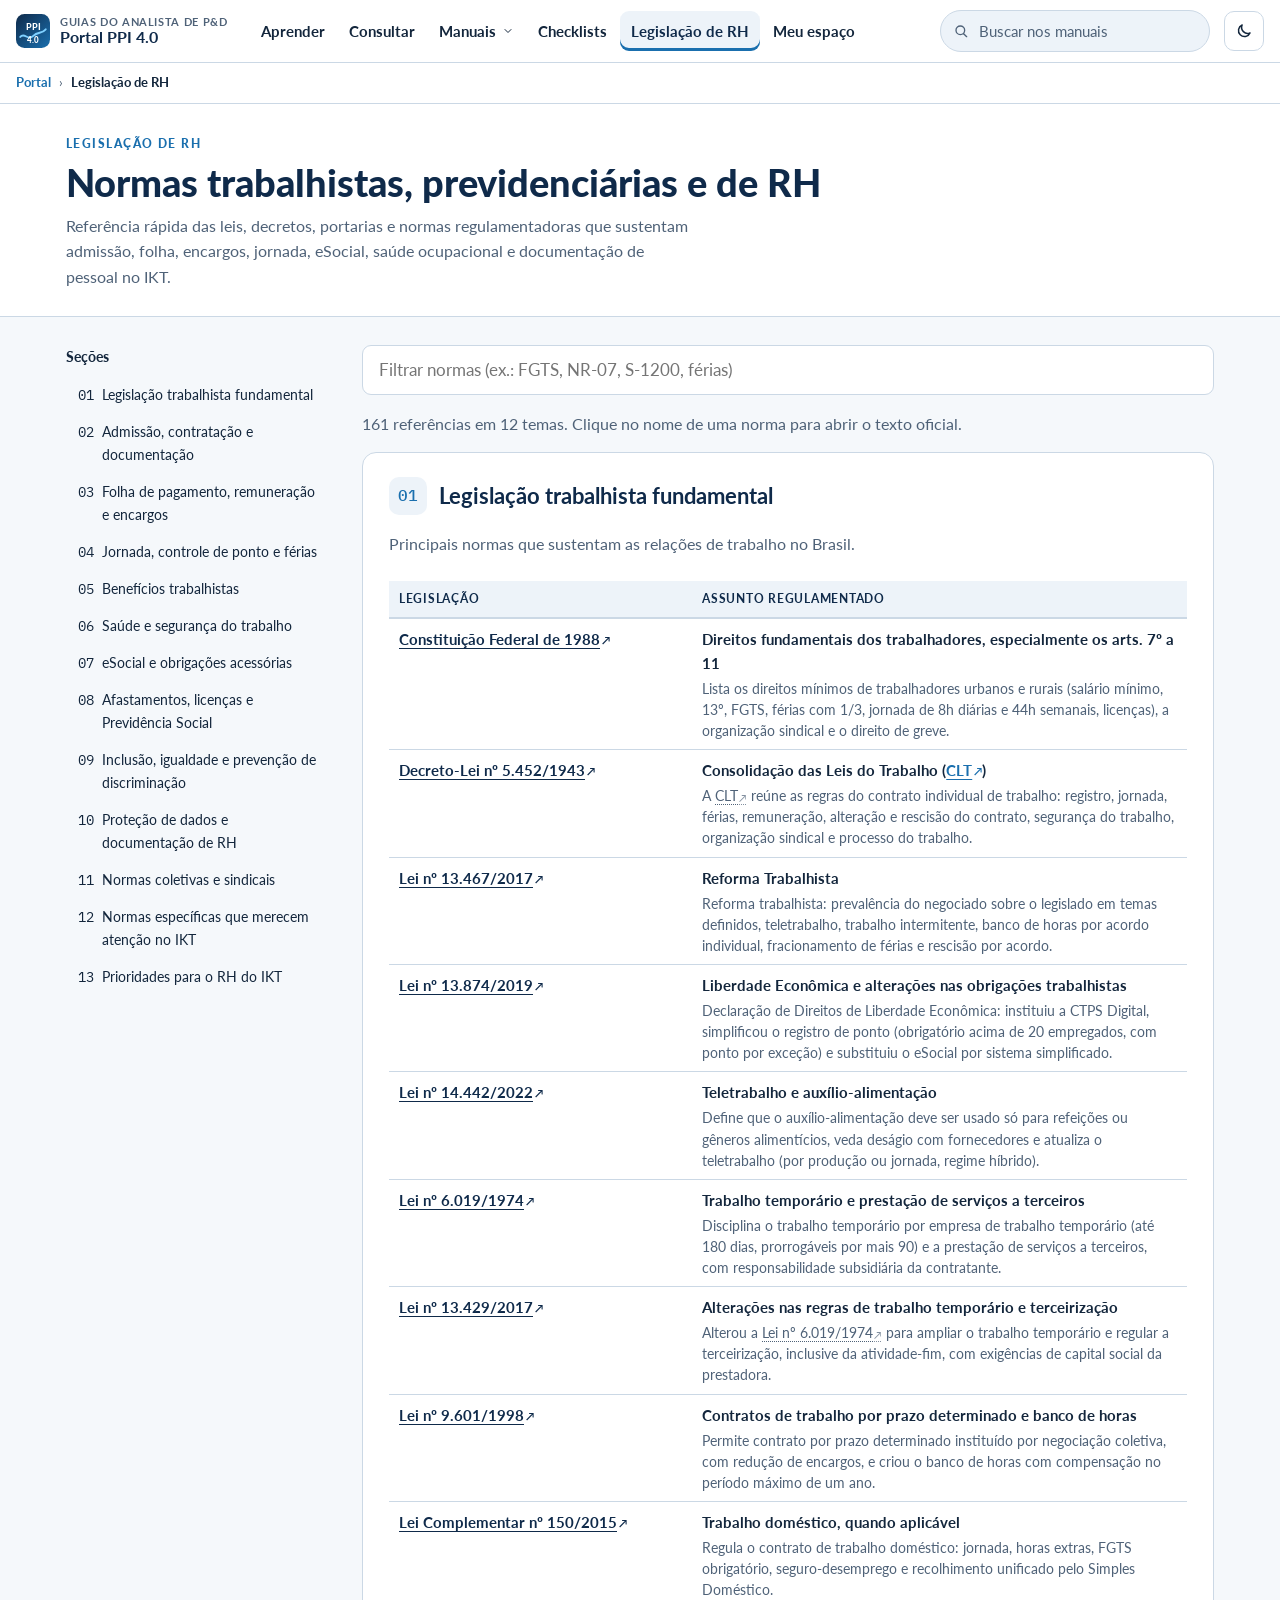
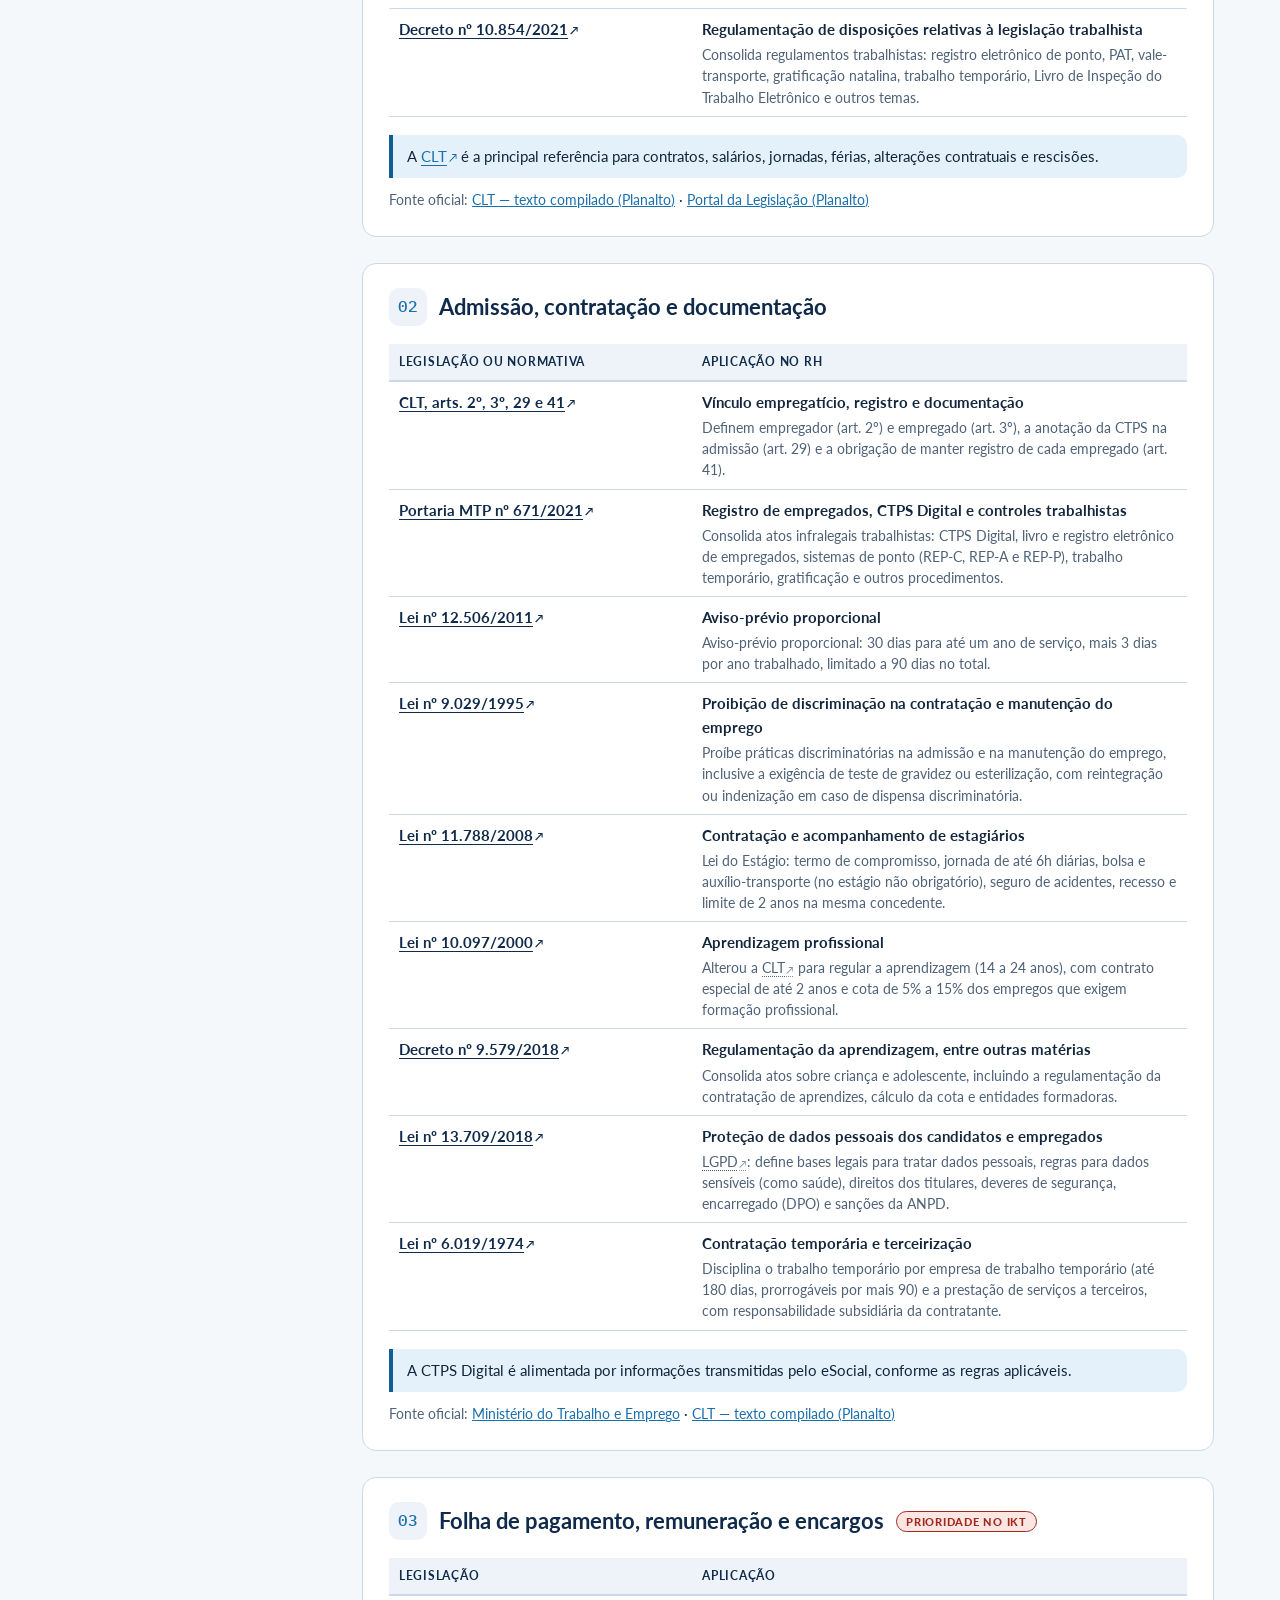
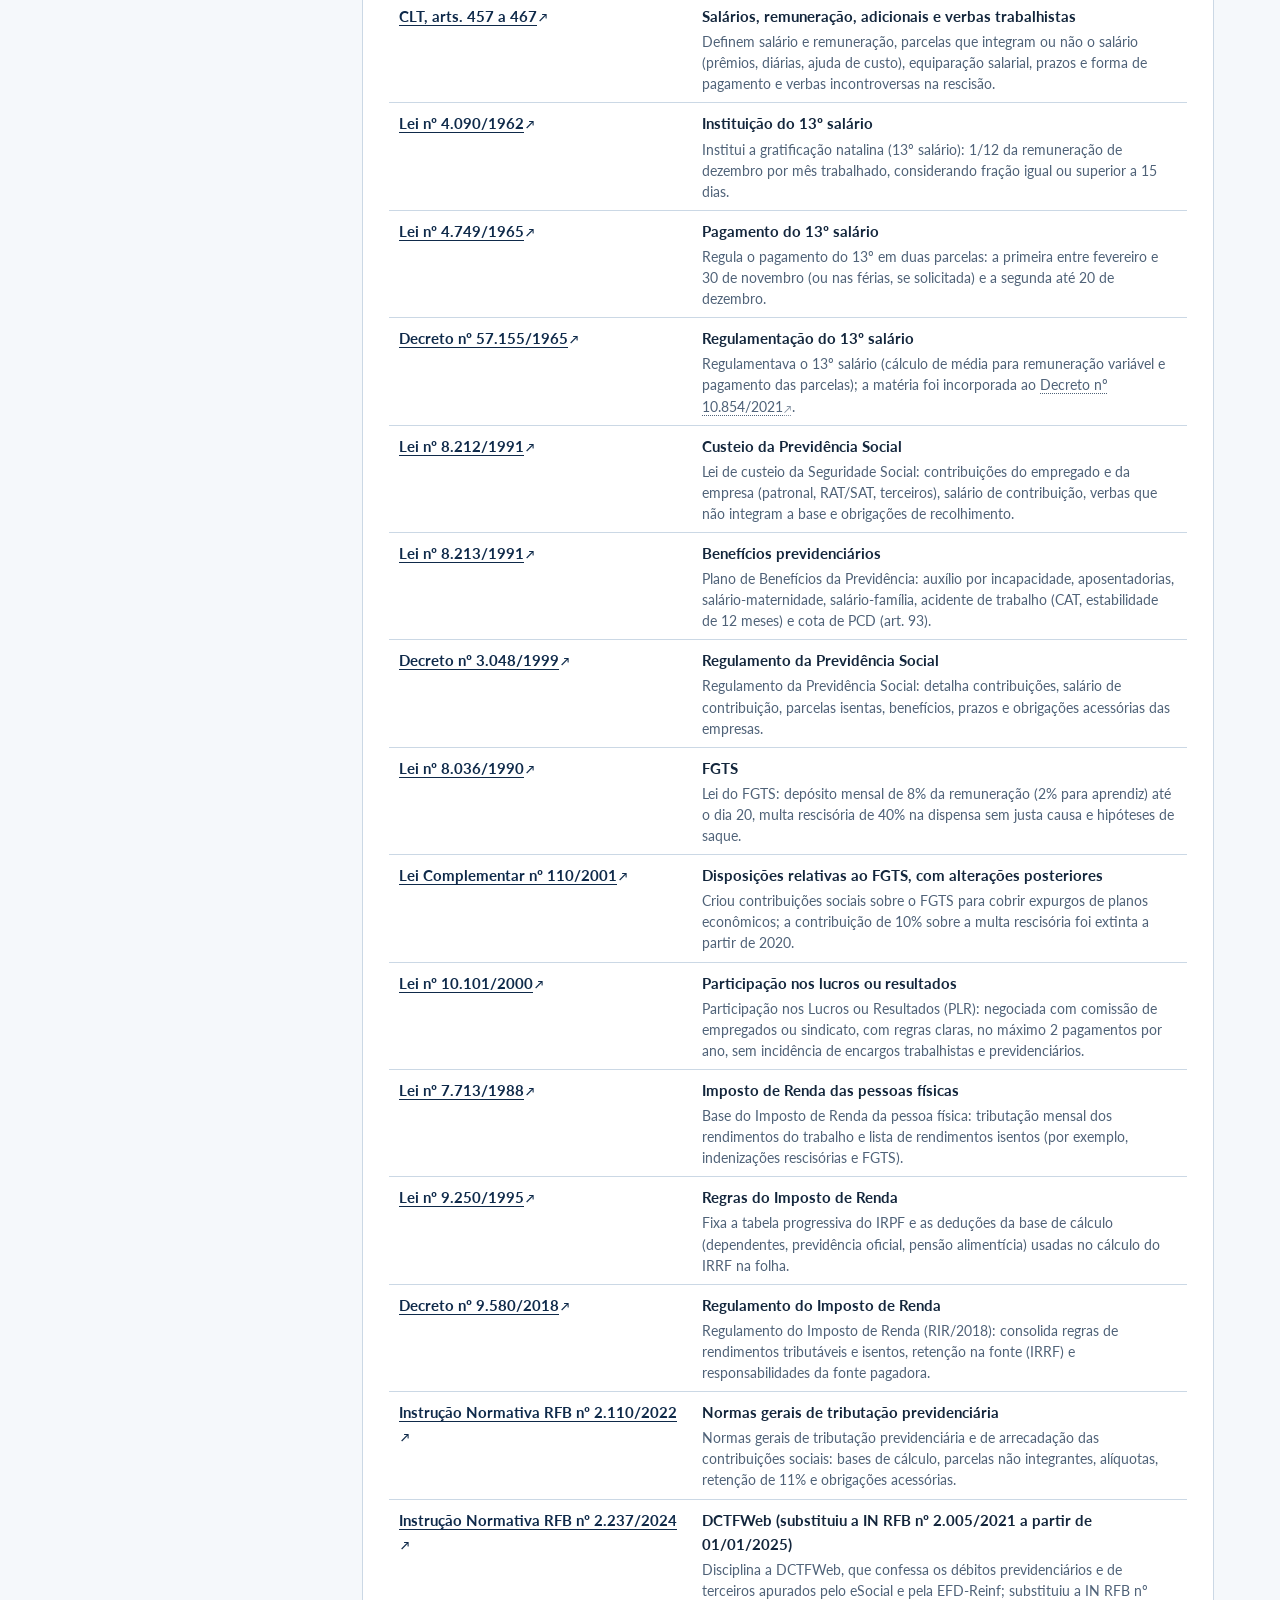
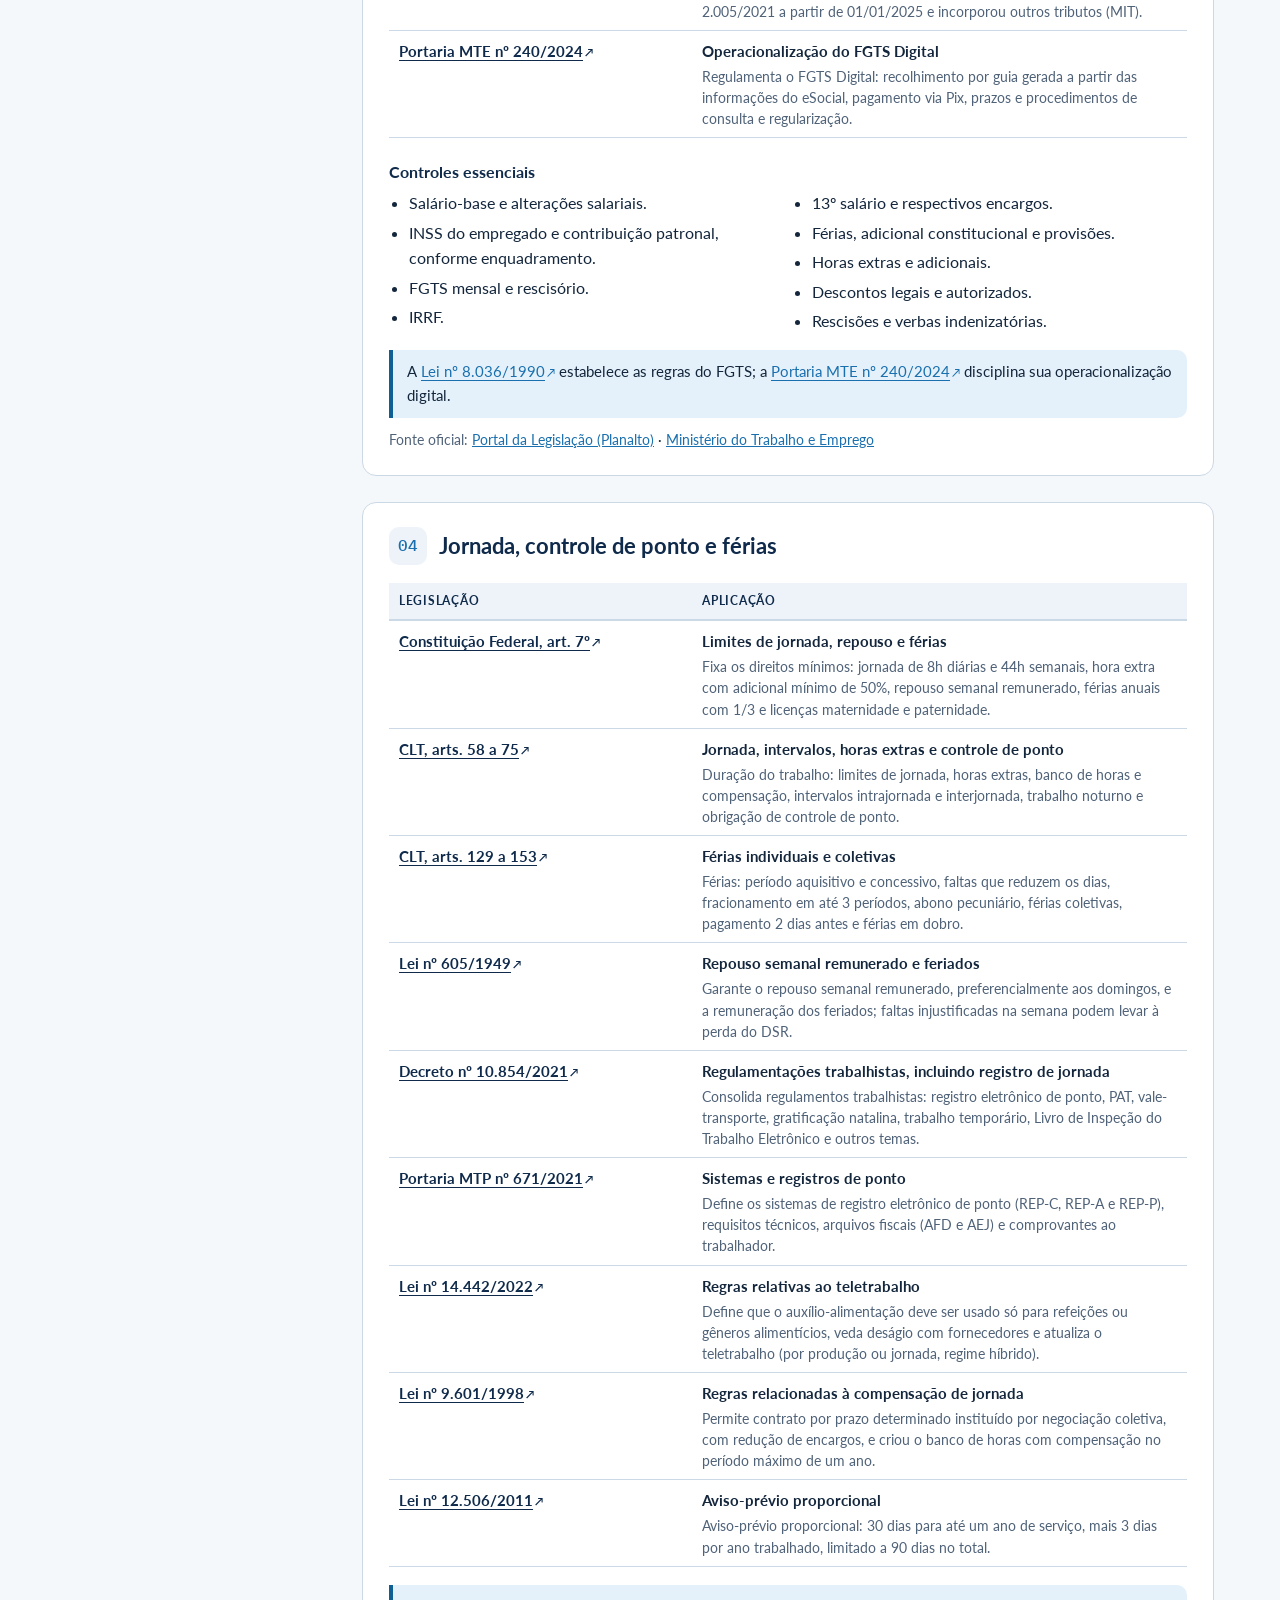
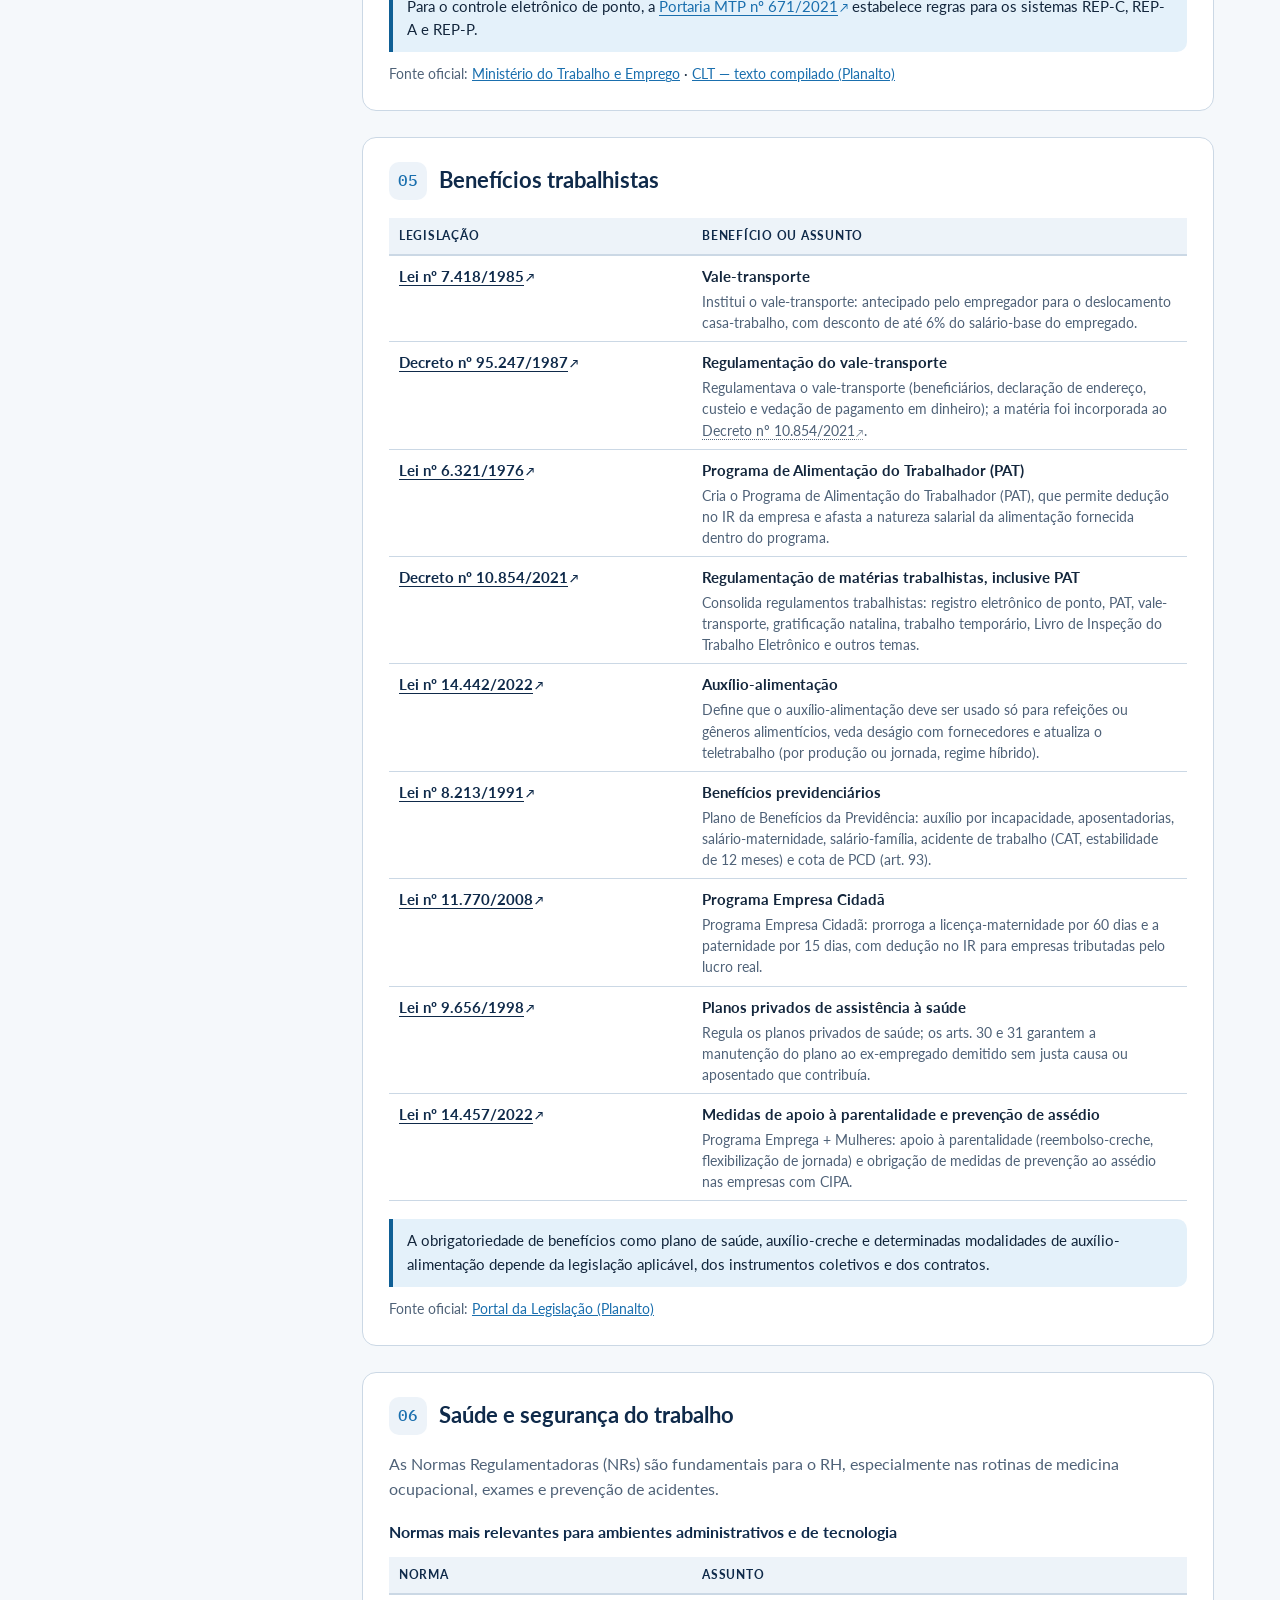
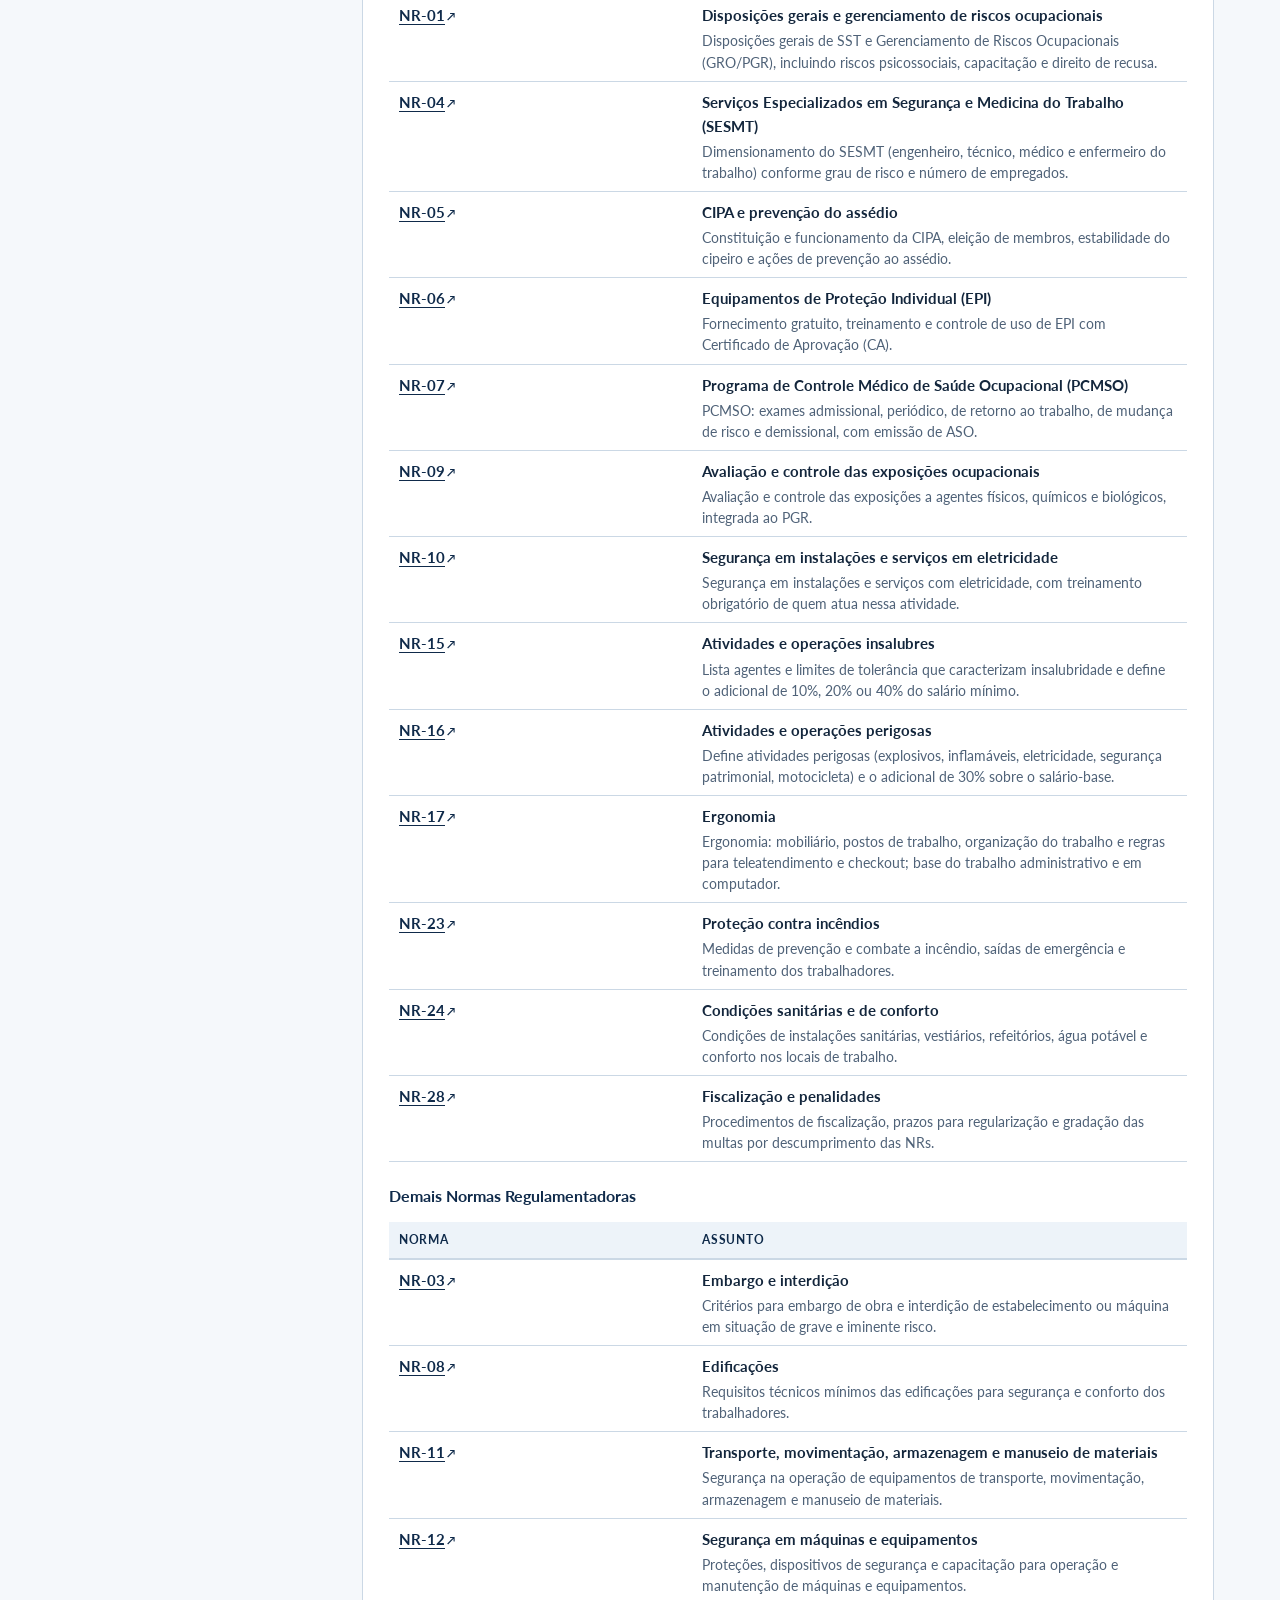
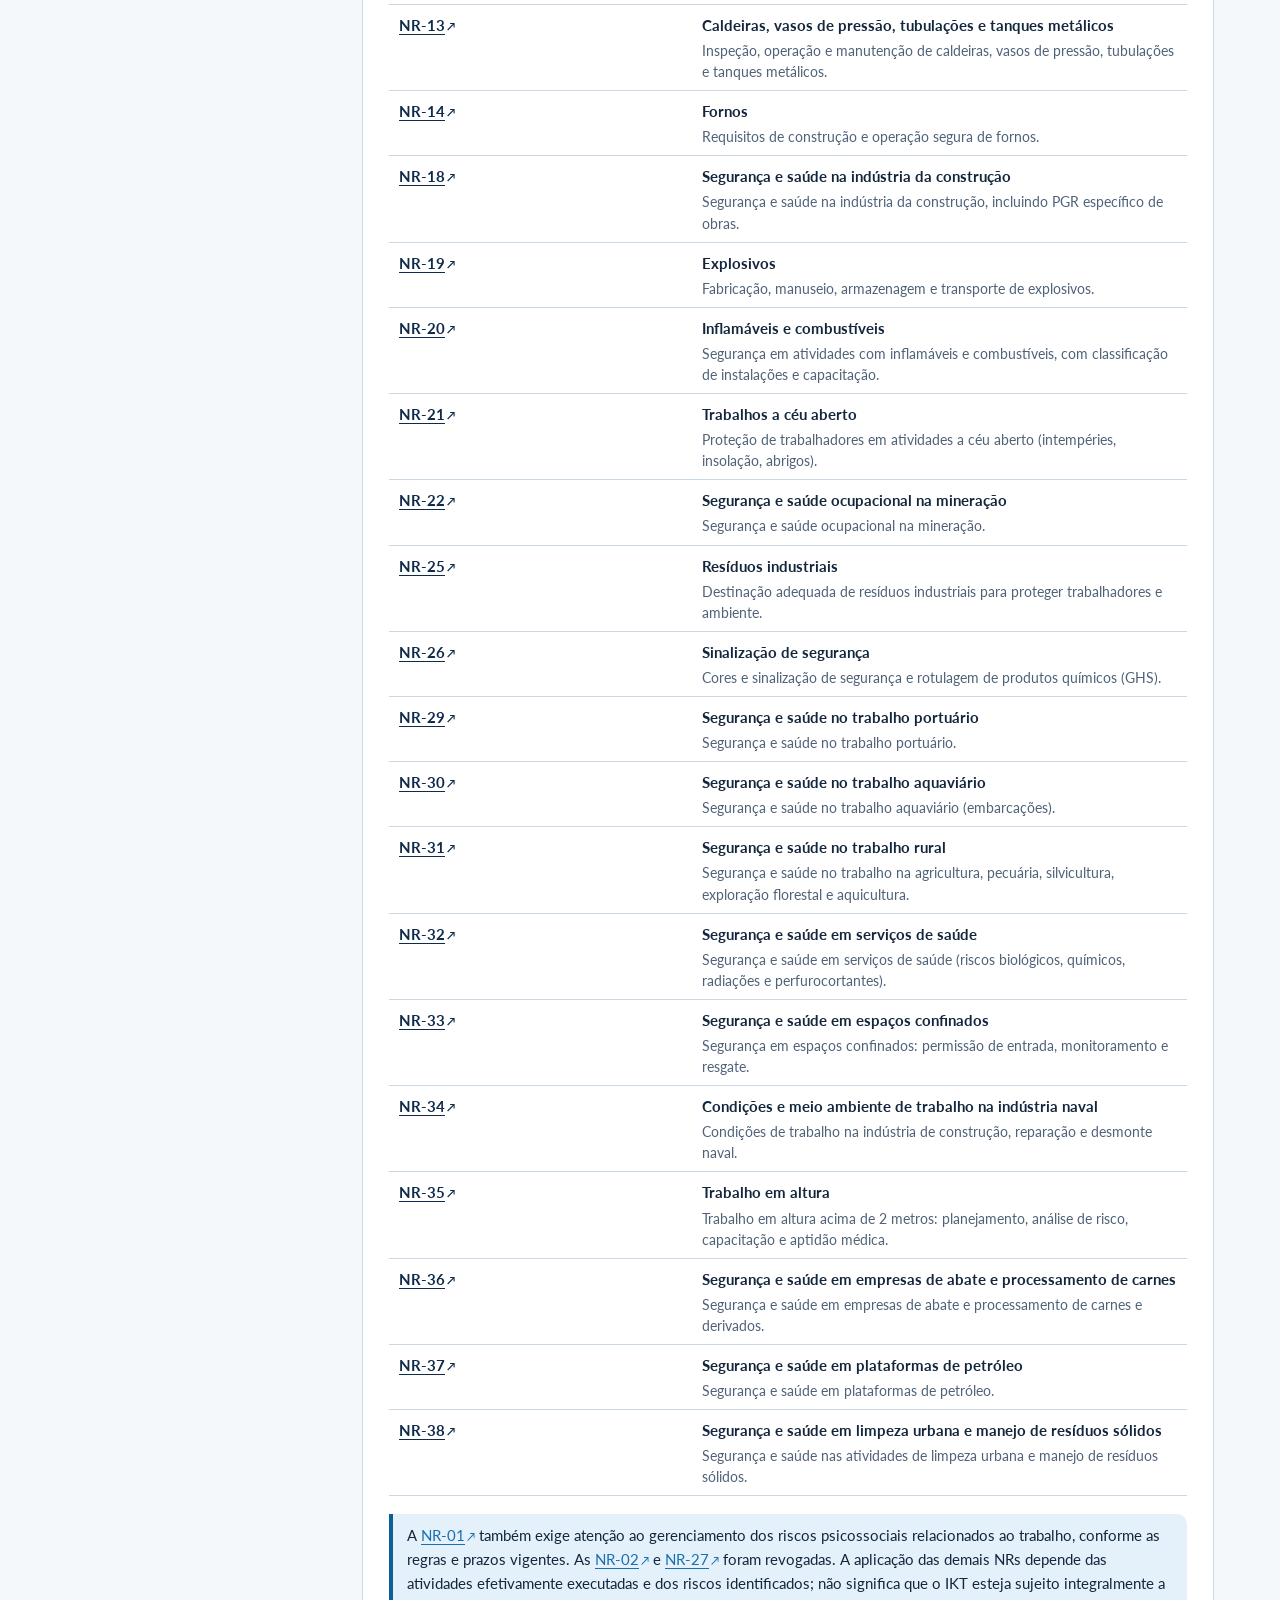
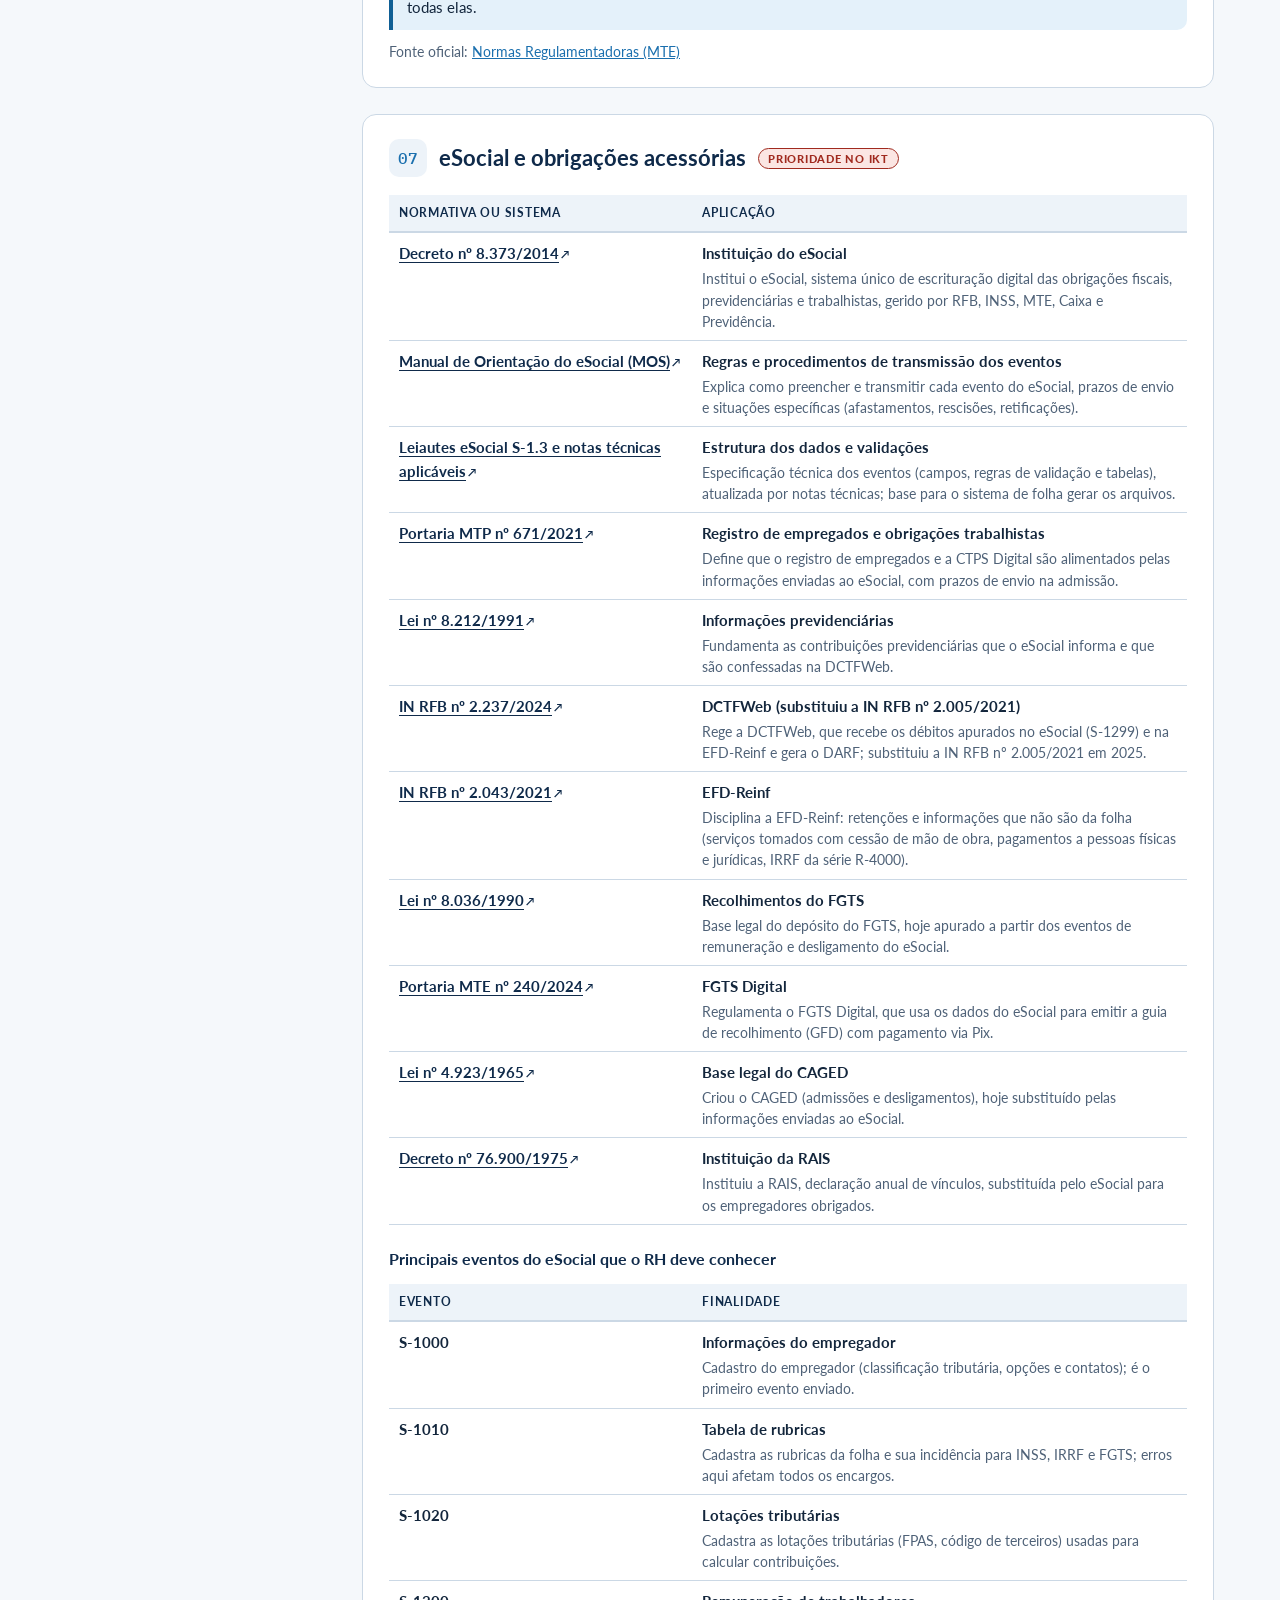
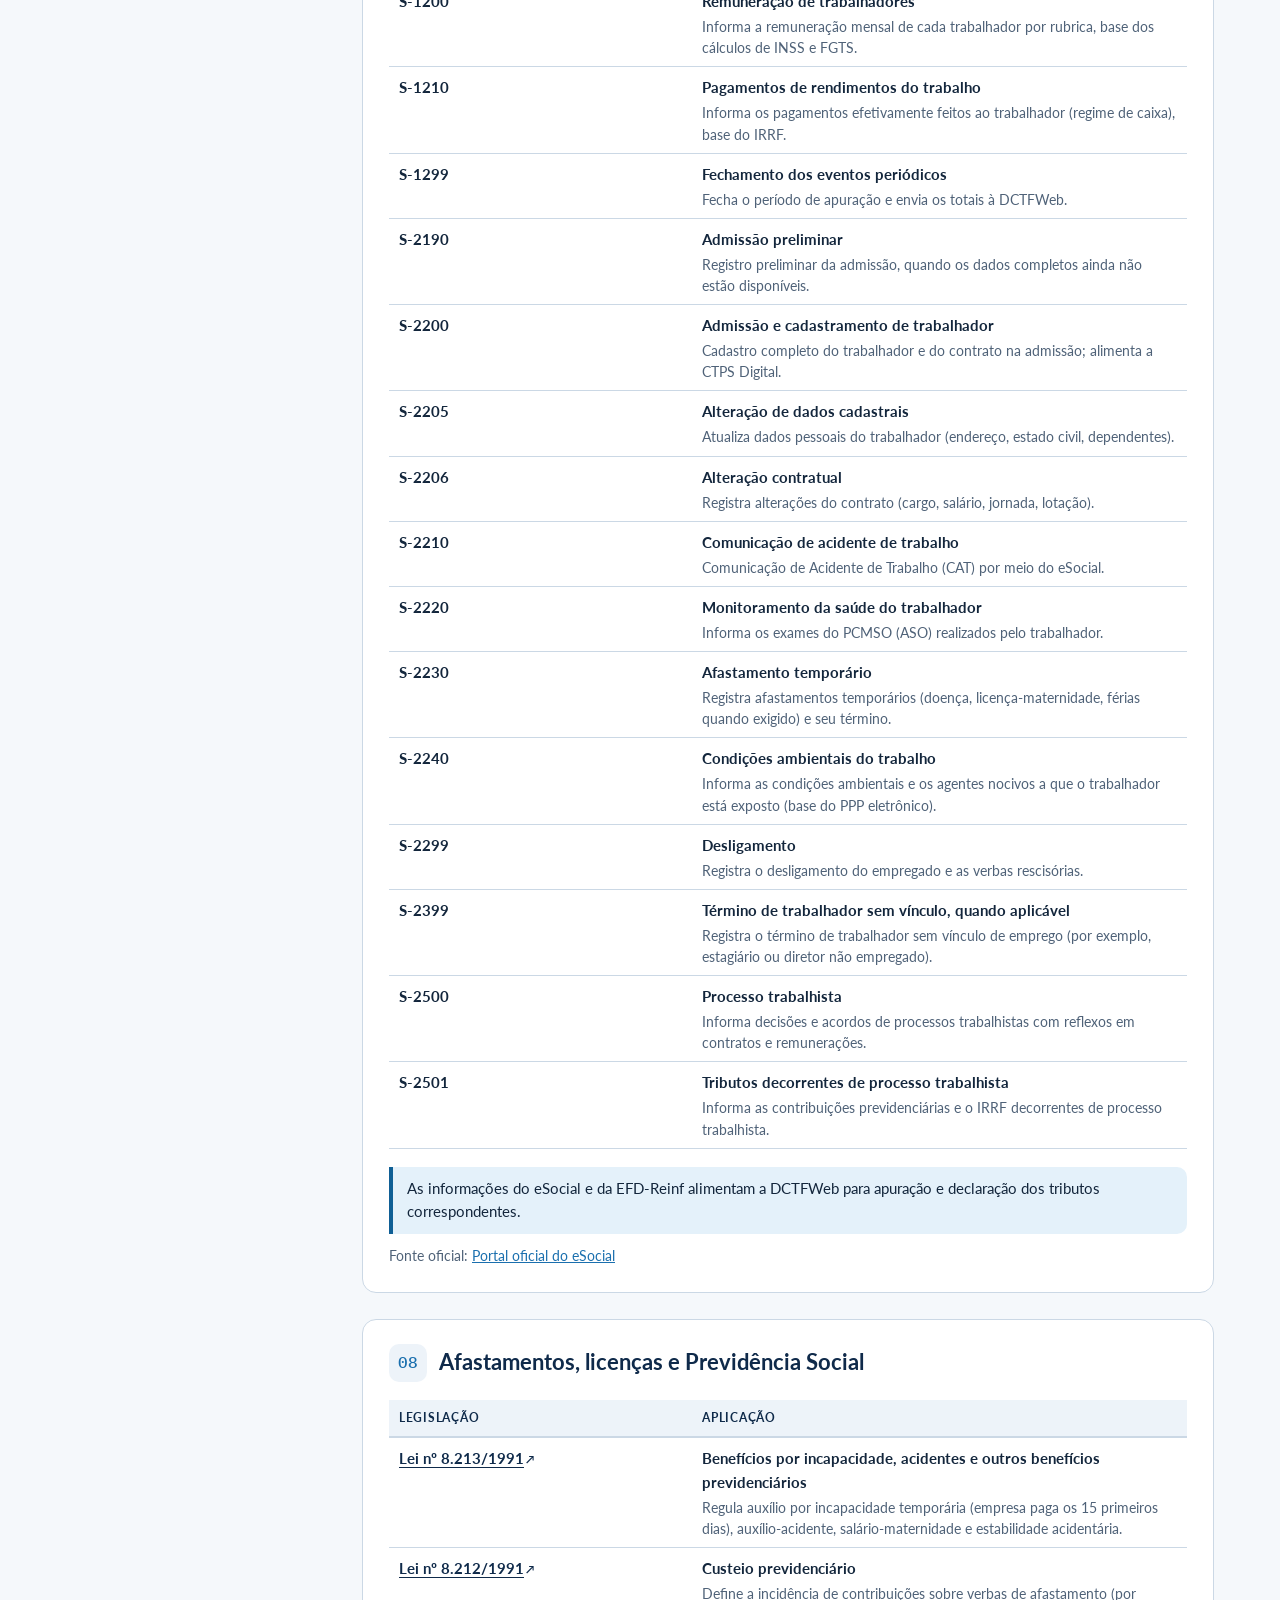
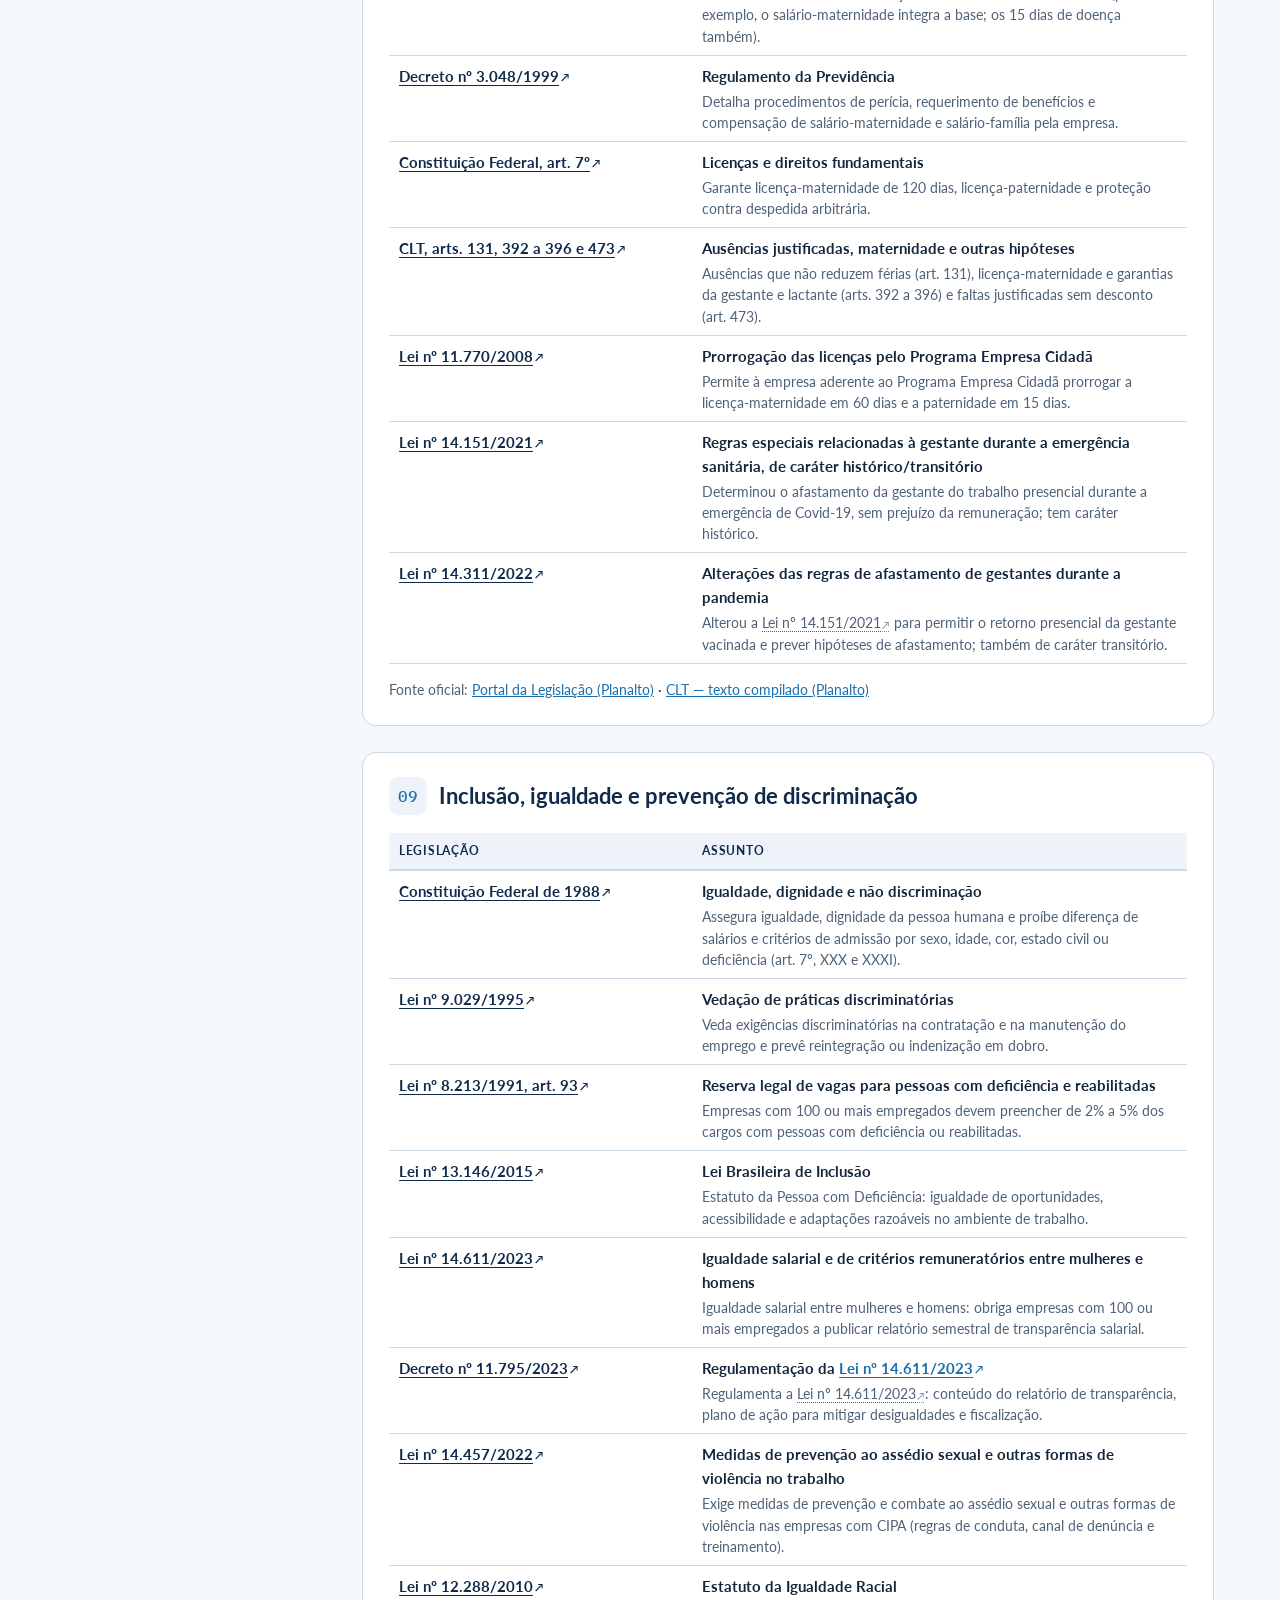
<file: legislacao-rh.html>
<!doctype html>
<html lang="pt-BR">
<head>
<meta charset="utf-8">
<meta name="viewport" content="width=device-width, initial-scale=1, viewport-fit=cover">
<title>Legislação de RH · Portal PPI 4.0</title>
<meta name="description" content="Legislação trabalhista, previdenciária, eSocial, normas regulamentadoras e LGPD aplicáveis ao RH do IKT.">
<meta name="theme-color" content="#0F2A4A">
<script>(function(){var d=document.documentElement;d.classList.add('js');try{var s=localStorage.getItem('ppi40-guia-tema');if(s==='dark'||s==='light')d.setAttribute('data-theme',s)}catch(e){}})()</script>
<link rel="preconnect" href="https://fonts.googleapis.com"><link rel="preconnect" href="https://fonts.gstatic.com" crossorigin>
<link rel="stylesheet" href="https://fonts.googleapis.com/css2?family=Lato:wght@400;700;900&family=IBM+Plex+Mono:wght@400;500&display=swap">
<link rel="stylesheet" href="assets/portal.css">
</head>
<body class="portal" data-page="rh" data-base="">
<a class="skip-link" href="#conteudo">Ir para o conteúdo</a><header class="ph"><div class="ph-in"><a class="brand" href="index.html" aria-label="Portal PPI 4.0, página inicial"><svg viewBox="0 0 40 40" aria-hidden="true" focusable="false"><defs><linearGradient id="lg" x1="0" y1="0" x2="1" y2="1"><stop offset="0" stop-color="#0F2A4A"/><stop offset="1" stop-color="#1A6FAE"/></linearGradient></defs><rect width="40" height="40" rx="10" fill="url(#lg)"/><path d="M5 27c5-6 9 5 15-1s10-2 15-8" fill="none" stroke="#7FD0FF" stroke-width="2.2" stroke-linecap="round"/><text x="20" y="19" text-anchor="middle" font-family="Lato,Arial,sans-serif" font-weight="900" font-size="11" fill="#fff">PPI</text><text x="20" y="34" text-anchor="middle" font-family="Lato,Arial,sans-serif" font-weight="900" font-size="9" fill="#fff">4.0</text></svg><span><small>Guias do analista de P&amp;D</small><b>Portal PPI 4.0</b></span></a><nav class="pnav" id="p-nav" aria-label="Navegação principal"><a href="aprender.html" data-nav="aprender">Aprender</a><a href="consultar.html" data-nav="consultar">Consultar</a><div class="dd"><button type="button" class="dd-b" aria-expanded="false" aria-controls="p-dd" data-nav="manuais">Manuais <svg viewBox="0 0 24 24" fill="none" stroke="currentColor" stroke-width="2" stroke-linecap="round" stroke-linejoin="round" aria-hidden="true" focusable="false"><path d="m6 9 6 6 6-6"/></svg></button><div class="dd-m" id="p-dd"><a href="guias/guia-prestacao-de-contas.html"><b>Guia de prestação de contas</b><small>Rotina, obrigações e fluxos</small></a><a href="guias/manual-das-ferramentas.html"><b>Manual das ferramentas</b><small>Planilha, indicadores e relatório</small></a><a href="guias/base-normativa-pdi.html"><b>Base normativa de PD&amp;I</b><small>Leis, resoluções e portarias</small></a></div></div><a href="checklists.html" data-nav="checklists">Checklists</a><a href="legislacao-rh.html" data-nav="rh" aria-current="page">Legislação de RH</a><a href="meu-espaco.html" data-nav="meu">Meu espaço</a></nav><div class="psearch" id="p-search"><form role="search" action="consultar.html" method="get"><svg viewBox="0 0 24 24" fill="none" stroke="currentColor" stroke-width="2" stroke-linecap="round" stroke-linejoin="round" aria-hidden="true" focusable="false"><circle cx="11" cy="11" r="6.5"/><path d="m16 16 4.5 4.5"/></svg><label class="sr-only" for="p-q">Buscar nos três manuais</label><input id="p-q" name="q" type="search" placeholder="Buscar nos manuais" autocomplete="off" role="combobox" aria-autocomplete="list" aria-expanded="false" aria-controls="p-sug"></form><div class="sug" id="p-sug" role="listbox" aria-label="Sugestões de busca"></div></div><button type="button" class="ibtn" id="p-search-btn" aria-expanded="false" aria-controls="p-search" aria-label="Abrir busca"><svg viewBox="0 0 24 24" fill="none" stroke="currentColor" stroke-width="2" stroke-linecap="round" stroke-linejoin="round" aria-hidden="true" focusable="false"><circle cx="11" cy="11" r="6.5"/><path d="m16 16 4.5 4.5"/></svg></button><button type="button" class="ibtn" id="p-theme" aria-label="Alternar entre modo claro e escuro"><svg viewBox="0 0 24 24" fill="none" stroke="currentColor" stroke-width="2" stroke-linecap="round" stroke-linejoin="round" aria-hidden="true" focusable="false" class="ic-moon"><path d="M20 14.5A8 8 0 0 1 9.5 4a8 8 0 1 0 10.5 10.5z"/></svg><svg viewBox="0 0 24 24" fill="none" stroke="currentColor" stroke-width="2" stroke-linecap="round" stroke-linejoin="round" aria-hidden="true" focusable="false" class="ic-sun"><circle cx="12" cy="12" r="4"/><path d="M12 2v2M12 20v2M4.9 4.9l1.4 1.4M17.7 17.7l1.4 1.4M2 12h2M20 12h2M4.9 19.1l1.4-1.4M17.7 6.3l1.4-1.4"/></svg></button><button type="button" class="ibtn" id="p-menu-btn" aria-expanded="false" aria-controls="p-nav" aria-label="Abrir menu"><svg viewBox="0 0 24 24" fill="none" stroke="currentColor" stroke-width="2" stroke-linecap="round" stroke-linejoin="round" aria-hidden="true" focusable="false"><path d="M3 6h18M3 12h18M3 18h18"/></svg></button></div></header>
<nav class="crumbs" aria-label="Você está em"><ol><li><a href="index.html">Portal</a></li><li><span aria-current="page">Legislação de RH</span></li></ol></nav>
<main id="conteudo" tabindex="-1">

<div class="page-head"><div class="wrap"><p class="eyebrow">Legislação de RH</p><h1>Normas trabalhistas, previdenciárias e de RH</h1>
<p>Referência rápida das leis, decretos, portarias e normas regulamentadoras que sustentam admissão, folha, encargos, jornada, eSocial, saúde ocupacional e documentação de pessoal no IKT.</p></div></div>
<div class="wrap layout2">
  <nav class="side-nav" aria-label="Seções da legislação de RH"><b>Seções</b><ol><li><a href="#fundamental"><span class="mono">01</span><span>Legislação trabalhista fundamental</span></a></li><li><a href="#admissao"><span class="mono">02</span><span>Admissão, contratação e documentação</span></a></li><li><a href="#folha"><span class="mono">03</span><span>Folha de pagamento, remuneração e encargos</span></a></li><li><a href="#jornada"><span class="mono">04</span><span>Jornada, controle de ponto e férias</span></a></li><li><a href="#beneficios"><span class="mono">05</span><span>Benefícios trabalhistas</span></a></li><li><a href="#sst"><span class="mono">06</span><span>Saúde e segurança do trabalho</span></a></li><li><a href="#esocial"><span class="mono">07</span><span>eSocial e obrigações acessórias</span></a></li><li><a href="#afastamentos"><span class="mono">08</span><span>Afastamentos, licenças e Previdência Social</span></a></li><li><a href="#inclusao"><span class="mono">09</span><span>Inclusão, igualdade e prevenção de discriminação</span></a></li><li><a href="#dados"><span class="mono">10</span><span>Proteção de dados e documentação de RH</span></a></li><li><a href="#coletivas"><span class="mono">11</span><span>Normas coletivas e sindicais</span></a></li><li><a href="#ikt"><span class="mono">12</span><span>Normas específicas que merecem atenção no IKT</span></a></li><li><a href="#prioridades"><span class="mono">13</span><span>Prioridades para o RH do IKT</span></a></li></ol></nav>
  <div class="rh-main">
    <div class="search-box"><label class="sr-only" for="rh-q">Filtrar normas</label><input id="rh-q" type="search" placeholder="Filtrar normas (ex.: FGTS, NR-07, S-1200, férias)" autocomplete="off"></div>
    <p id="rh-count" class="muted" role="status" aria-live="polite">161 referências em 12 temas. Clique no nome de uma norma para abrir o texto oficial.</p>
    <section class="lesson rh-sec" id="fundamental"><div class="rh-h"><span class="rh-n mono">01</span><h2>Legislação trabalhista fundamental</h2></div><p class="muted">Principais normas que sustentam as relações de trabalho no Brasil.</p><div class="tbl-scroll"><table class="rh-t"><thead><tr><th scope="col">Legislação</th><th scope="col">Assunto regulamentado</th></tr></thead><tbody><tr><th scope="row"><a class="rh-law" href="https://www.planalto.gov.br/ccivil_03/constituicao/constituicao.htm" target="_blank" rel="noopener" title="Abrir texto oficial em nova aba">Constituição Federal de 1988<span class="sr-only"> (texto oficial, abre em nova aba)</span></a></th><td><span class="rh-a">Direitos fundamentais dos trabalhadores, especialmente os arts. 7º a 11</span><span class="rh-r">Lista os direitos mínimos de trabalhadores urbanos e rurais (salário mínimo, 13º, FGTS, férias com 1/3, jornada de 8h diárias e 44h semanais, licenças), a organização sindical e o direito de greve.</span></td></tr><tr><th scope="row"><a class="rh-law" href="https://www.planalto.gov.br/ccivil_03/decreto-lei/del5452.htm" target="_blank" rel="noopener" title="Abrir texto oficial em nova aba">Decreto-Lei nº 5.452/1943<span class="sr-only"> (texto oficial, abre em nova aba)</span></a></th><td><span class="rh-a">Consolidação das Leis do Trabalho (<a class="rh-law" href="https://www.planalto.gov.br/ccivil_03/decreto-lei/del5452.htm" target="_blank" rel="noopener" title="Abrir texto oficial em nova aba">CLT<span class="sr-only"> (texto oficial, abre em nova aba)</span></a>)</span><span class="rh-r">A CLT reúne as regras do contrato individual de trabalho: registro, jornada, férias, remuneração, alteração e rescisão do contrato, segurança do trabalho, organização sindical e processo do trabalho.</span></td></tr><tr><th scope="row"><a class="rh-law" href="https://www.planalto.gov.br/ccivil_03/_ato2015-2018/2017/lei/l13467.htm" target="_blank" rel="noopener" title="Abrir texto oficial em nova aba">Lei nº 13.467/2017<span class="sr-only"> (texto oficial, abre em nova aba)</span></a></th><td><span class="rh-a">Reforma Trabalhista</span><span class="rh-r">Reforma trabalhista: prevalência do negociado sobre o legislado em temas definidos, teletrabalho, trabalho intermitente, banco de horas por acordo individual, fracionamento de férias e rescisão por acordo.</span></td></tr><tr><th scope="row"><a class="rh-law" href="https://www.planalto.gov.br/ccivil_03/_ato2019-2022/2019/lei/l13874.htm" target="_blank" rel="noopener" title="Abrir texto oficial em nova aba">Lei nº 13.874/2019<span class="sr-only"> (texto oficial, abre em nova aba)</span></a></th><td><span class="rh-a">Liberdade Econômica e alterações nas obrigações trabalhistas</span><span class="rh-r">Declaração de Direitos de Liberdade Econômica: instituiu a CTPS Digital, simplificou o registro de ponto (obrigatório acima de 20 empregados, com ponto por exceção) e substituiu o eSocial por sistema simplificado.</span></td></tr><tr><th scope="row"><a class="rh-law" href="https://www.planalto.gov.br/ccivil_03/_ato2019-2022/2022/lei/l14442.htm" target="_blank" rel="noopener" title="Abrir texto oficial em nova aba">Lei nº 14.442/2022<span class="sr-only"> (texto oficial, abre em nova aba)</span></a></th><td><span class="rh-a">Teletrabalho e auxílio-alimentação</span><span class="rh-r">Define que o auxílio-alimentação deve ser usado só para refeições ou gêneros alimentícios, veda deságio com fornecedores e atualiza o teletrabalho (por produção ou jornada, regime híbrido).</span></td></tr><tr><th scope="row"><a class="rh-law" href="https://www.planalto.gov.br/ccivil_03/leis/l6019.htm" target="_blank" rel="noopener" title="Abrir texto oficial em nova aba">Lei nº 6.019/1974<span class="sr-only"> (texto oficial, abre em nova aba)</span></a></th><td><span class="rh-a">Trabalho temporário e prestação de serviços a terceiros</span><span class="rh-r">Disciplina o trabalho temporário por empresa de trabalho temporário (até 180 dias, prorrogáveis por mais 90) e a prestação de serviços a terceiros, com responsabilidade subsidiária da contratante.</span></td></tr><tr><th scope="row"><a class="rh-law" href="https://www.planalto.gov.br/ccivil_03/_ato2015-2018/2017/lei/l13429.htm" target="_blank" rel="noopener" title="Abrir texto oficial em nova aba">Lei nº 13.429/2017<span class="sr-only"> (texto oficial, abre em nova aba)</span></a></th><td><span class="rh-a">Alterações nas regras de trabalho temporário e terceirização</span><span class="rh-r">Alterou a Lei nº 6.019/1974 para ampliar o trabalho temporário e regular a terceirização, inclusive da atividade-fim, com exigências de capital social da prestadora.</span></td></tr><tr><th scope="row"><a class="rh-law" href="https://www.planalto.gov.br/ccivil_03/leis/l9601.htm" target="_blank" rel="noopener" title="Abrir texto oficial em nova aba">Lei nº 9.601/1998<span class="sr-only"> (texto oficial, abre em nova aba)</span></a></th><td><span class="rh-a">Contratos de trabalho por prazo determinado e banco de horas</span><span class="rh-r">Permite contrato por prazo determinado instituído por negociação coletiva, com redução de encargos, e criou o banco de horas com compensação no período máximo de um ano.</span></td></tr><tr><th scope="row"><a class="rh-law" href="https://www.planalto.gov.br/ccivil_03/leis/lcp/lcp150.htm" target="_blank" rel="noopener" title="Abrir texto oficial em nova aba">Lei Complementar nº 150/2015<span class="sr-only"> (texto oficial, abre em nova aba)</span></a></th><td><span class="rh-a">Trabalho doméstico, quando aplicável</span><span class="rh-r">Regula o contrato de trabalho doméstico: jornada, horas extras, FGTS obrigatório, seguro-desemprego e recolhimento unificado pelo Simples Doméstico.</span></td></tr><tr><th scope="row"><a class="rh-law" href="https://www.planalto.gov.br/ccivil_03/_ato2019-2022/2021/decreto/d10854.htm" target="_blank" rel="noopener" title="Abrir texto oficial em nova aba">Decreto nº 10.854/2021<span class="sr-only"> (texto oficial, abre em nova aba)</span></a></th><td><span class="rh-a">Regulamentação de disposições relativas à legislação trabalhista</span><span class="rh-r">Consolida regulamentos trabalhistas: registro eletrônico de ponto, PAT, vale-transporte, gratificação natalina, trabalho temporário, Livro de Inspeção do Trabalho Eletrônico e outros temas.</span></td></tr></tbody></table></div><p class="rh-note">A <a class="rh-law" href="https://www.planalto.gov.br/ccivil_03/decreto-lei/del5452.htm" target="_blank" rel="noopener" title="Abrir texto oficial em nova aba">CLT<span class="sr-only"> (texto oficial, abre em nova aba)</span></a> é a principal referência para contratos, salários, jornadas, férias, alterações contratuais e rescisões.</p><p class="rh-src"><span class="muted">Fonte oficial:</span> <a href="https://www.planalto.gov.br/ccivil_03/decreto-lei/del5452.htm" target="_blank" rel="noopener">CLT — texto compilado (Planalto)</a> · <a href="https://www4.planalto.gov.br/legislacao" target="_blank" rel="noopener">Portal da Legislação (Planalto)</a></p></section><section class="lesson rh-sec" id="admissao"><div class="rh-h"><span class="rh-n mono">02</span><h2>Admissão, contratação e documentação</h2></div><div class="tbl-scroll"><table class="rh-t"><thead><tr><th scope="col">Legislação ou normativa</th><th scope="col">Aplicação no RH</th></tr></thead><tbody><tr><th scope="row"><a class="rh-law" href="https://www.planalto.gov.br/ccivil_03/decreto-lei/del5452.htm#art2" target="_blank" rel="noopener" title="Abrir texto oficial em nova aba">CLT, arts. 2º, 3º, 29 e 41<span class="sr-only"> (texto oficial, abre em nova aba)</span></a></th><td><span class="rh-a">Vínculo empregatício, registro e documentação</span><span class="rh-r">Definem empregador (art. 2º) e empregado (art. 3º), a anotação da CTPS na admissão (art. 29) e a obrigação de manter registro de cada empregado (art. 41).</span></td></tr><tr><th scope="row"><a class="rh-law" href="https://www.gov.br/trabalho-e-emprego/pt-br/assuntos/legislacao/portarias-1/portarias-vigentes-3/WORDPortarian671de8denovembrode2021compilada21.07.2026.pdf" target="_blank" rel="noopener" title="Abrir texto oficial em nova aba">Portaria MTP nº 671/2021<span class="sr-only"> (texto oficial, abre em nova aba)</span></a></th><td><span class="rh-a">Registro de empregados, CTPS Digital e controles trabalhistas</span><span class="rh-r">Consolida atos infralegais trabalhistas: CTPS Digital, livro e registro eletrônico de empregados, sistemas de ponto (REP-C, REP-A e REP-P), trabalho temporário, gratificação e outros procedimentos.</span></td></tr><tr><th scope="row"><a class="rh-law" href="https://www.planalto.gov.br/ccivil_03/_ato2011-2014/2011/lei/l12506.htm" target="_blank" rel="noopener" title="Abrir texto oficial em nova aba">Lei nº 12.506/2011<span class="sr-only"> (texto oficial, abre em nova aba)</span></a></th><td><span class="rh-a">Aviso-prévio proporcional</span><span class="rh-r">Aviso-prévio proporcional: 30 dias para até um ano de serviço, mais 3 dias por ano trabalhado, limitado a 90 dias no total.</span></td></tr><tr><th scope="row"><a class="rh-law" href="https://www.planalto.gov.br/ccivil_03/leis/l9029.htm" target="_blank" rel="noopener" title="Abrir texto oficial em nova aba">Lei nº 9.029/1995<span class="sr-only"> (texto oficial, abre em nova aba)</span></a></th><td><span class="rh-a">Proibição de discriminação na contratação e manutenção do emprego</span><span class="rh-r">Proíbe práticas discriminatórias na admissão e na manutenção do emprego, inclusive a exigência de teste de gravidez ou esterilização, com reintegração ou indenização em caso de dispensa discriminatória.</span></td></tr><tr><th scope="row"><a class="rh-law" href="https://www.planalto.gov.br/ccivil_03/_ato2007-2010/2008/lei/l11788.htm" target="_blank" rel="noopener" title="Abrir texto oficial em nova aba">Lei nº 11.788/2008<span class="sr-only"> (texto oficial, abre em nova aba)</span></a></th><td><span class="rh-a">Contratação e acompanhamento de estagiários</span><span class="rh-r">Lei do Estágio: termo de compromisso, jornada de até 6h diárias, bolsa e auxílio-transporte (no estágio não obrigatório), seguro de acidentes, recesso e limite de 2 anos na mesma concedente.</span></td></tr><tr><th scope="row"><a class="rh-law" href="https://www.planalto.gov.br/ccivil_03/leis/l10097.htm" target="_blank" rel="noopener" title="Abrir texto oficial em nova aba">Lei nº 10.097/2000<span class="sr-only"> (texto oficial, abre em nova aba)</span></a></th><td><span class="rh-a">Aprendizagem profissional</span><span class="rh-r">Alterou a CLT para regular a aprendizagem (14 a 24 anos), com contrato especial de até 2 anos e cota de 5% a 15% dos empregos que exigem formação profissional.</span></td></tr><tr><th scope="row"><a class="rh-law" href="https://www.planalto.gov.br/ccivil_03/_ato2015-2018/2018/decreto/d9579.htm" target="_blank" rel="noopener" title="Abrir texto oficial em nova aba">Decreto nº 9.579/2018<span class="sr-only"> (texto oficial, abre em nova aba)</span></a></th><td><span class="rh-a">Regulamentação da aprendizagem, entre outras matérias</span><span class="rh-r">Consolida atos sobre criança e adolescente, incluindo a regulamentação da contratação de aprendizes, cálculo da cota e entidades formadoras.</span></td></tr><tr><th scope="row"><a class="rh-law" href="https://www.planalto.gov.br/ccivil_03/_ato2015-2018/2018/lei/l13709.htm" target="_blank" rel="noopener" title="Abrir texto oficial em nova aba">Lei nº 13.709/2018<span class="sr-only"> (texto oficial, abre em nova aba)</span></a></th><td><span class="rh-a">Proteção de dados pessoais dos candidatos e empregados</span><span class="rh-r">LGPD: define bases legais para tratar dados pessoais, regras para dados sensíveis (como saúde), direitos dos titulares, deveres de segurança, encarregado (DPO) e sanções da ANPD.</span></td></tr><tr><th scope="row"><a class="rh-law" href="https://www.planalto.gov.br/ccivil_03/leis/l6019.htm" target="_blank" rel="noopener" title="Abrir texto oficial em nova aba">Lei nº 6.019/1974<span class="sr-only"> (texto oficial, abre em nova aba)</span></a></th><td><span class="rh-a">Contratação temporária e terceirização</span><span class="rh-r">Disciplina o trabalho temporário por empresa de trabalho temporário (até 180 dias, prorrogáveis por mais 90) e a prestação de serviços a terceiros, com responsabilidade subsidiária da contratante.</span></td></tr></tbody></table></div><p class="rh-note">A CTPS Digital é alimentada por informações transmitidas pelo eSocial, conforme as regras aplicáveis.</p><p class="rh-src"><span class="muted">Fonte oficial:</span> <a href="https://www.gov.br/trabalho-e-emprego/pt-br" target="_blank" rel="noopener">Ministério do Trabalho e Emprego</a> · <a href="https://www.planalto.gov.br/ccivil_03/decreto-lei/del5452.htm" target="_blank" rel="noopener">CLT — texto compilado (Planalto)</a></p></section><section class="lesson rh-sec" id="folha"><div class="rh-h"><span class="rh-n mono">03</span><h2>Folha de pagamento, remuneração e encargos</h2><span class="badge rh-prio">Prioridade no IKT</span></div><div class="tbl-scroll"><table class="rh-t"><thead><tr><th scope="col">Legislação</th><th scope="col">Aplicação</th></tr></thead><tbody><tr><th scope="row"><a class="rh-law" href="https://www.planalto.gov.br/ccivil_03/decreto-lei/del5452.htm#art457" target="_blank" rel="noopener" title="Abrir texto oficial em nova aba">CLT, arts. 457 a 467<span class="sr-only"> (texto oficial, abre em nova aba)</span></a></th><td><span class="rh-a">Salários, remuneração, adicionais e verbas trabalhistas</span><span class="rh-r">Definem salário e remuneração, parcelas que integram ou não o salário (prêmios, diárias, ajuda de custo), equiparação salarial, prazos e forma de pagamento e verbas incontroversas na rescisão.</span></td></tr><tr><th scope="row"><a class="rh-law" href="https://www.planalto.gov.br/ccivil_03/leis/l4090.htm" target="_blank" rel="noopener" title="Abrir texto oficial em nova aba">Lei nº 4.090/1962<span class="sr-only"> (texto oficial, abre em nova aba)</span></a></th><td><span class="rh-a">Instituição do 13º salário</span><span class="rh-r">Institui a gratificação natalina (13º salário): 1/12 da remuneração de dezembro por mês trabalhado, considerando fração igual ou superior a 15 dias.</span></td></tr><tr><th scope="row"><a class="rh-law" href="https://www.planalto.gov.br/ccivil_03/leis/l4749.htm" target="_blank" rel="noopener" title="Abrir texto oficial em nova aba">Lei nº 4.749/1965<span class="sr-only"> (texto oficial, abre em nova aba)</span></a></th><td><span class="rh-a">Pagamento do 13º salário</span><span class="rh-r">Regula o pagamento do 13º em duas parcelas: a primeira entre fevereiro e 30 de novembro (ou nas férias, se solicitada) e a segunda até 20 de dezembro.</span></td></tr><tr><th scope="row"><a class="rh-law" href="https://www.planalto.gov.br/ccivil_03/decreto/1950-1969/d57155.htm" target="_blank" rel="noopener" title="Abrir texto oficial em nova aba">Decreto nº 57.155/1965<span class="sr-only"> (texto oficial, abre em nova aba)</span></a></th><td><span class="rh-a">Regulamentação do 13º salário</span><span class="rh-r">Regulamentava o 13º salário (cálculo de média para remuneração variável e pagamento das parcelas); a matéria foi incorporada ao Decreto nº 10.854/2021.</span></td></tr><tr><th scope="row"><a class="rh-law" href="https://www.planalto.gov.br/ccivil_03/leis/l8212cons.htm" target="_blank" rel="noopener" title="Abrir texto oficial em nova aba">Lei nº 8.212/1991<span class="sr-only"> (texto oficial, abre em nova aba)</span></a></th><td><span class="rh-a">Custeio da Previdência Social</span><span class="rh-r">Lei de custeio da Seguridade Social: contribuições do empregado e da empresa (patronal, RAT/SAT, terceiros), salário de contribuição, verbas que não integram a base e obrigações de recolhimento.</span></td></tr><tr><th scope="row"><a class="rh-law" href="https://www.planalto.gov.br/ccivil_03/leis/l8213cons.htm" target="_blank" rel="noopener" title="Abrir texto oficial em nova aba">Lei nº 8.213/1991<span class="sr-only"> (texto oficial, abre em nova aba)</span></a></th><td><span class="rh-a">Benefícios previdenciários</span><span class="rh-r">Plano de Benefícios da Previdência: auxílio por incapacidade, aposentadorias, salário-maternidade, salário-família, acidente de trabalho (CAT, estabilidade de 12 meses) e cota de PCD (art. 93).</span></td></tr><tr><th scope="row"><a class="rh-law" href="https://www.planalto.gov.br/ccivil_03/decreto/d3048.htm" target="_blank" rel="noopener" title="Abrir texto oficial em nova aba">Decreto nº 3.048/1999<span class="sr-only"> (texto oficial, abre em nova aba)</span></a></th><td><span class="rh-a">Regulamento da Previdência Social</span><span class="rh-r">Regulamento da Previdência Social: detalha contribuições, salário de contribuição, parcelas isentas, benefícios, prazos e obrigações acessórias das empresas.</span></td></tr><tr><th scope="row"><a class="rh-law" href="https://www.planalto.gov.br/ccivil_03/leis/l8036consol.htm" target="_blank" rel="noopener" title="Abrir texto oficial em nova aba">Lei nº 8.036/1990<span class="sr-only"> (texto oficial, abre em nova aba)</span></a></th><td><span class="rh-a">FGTS</span><span class="rh-r">Lei do FGTS: depósito mensal de 8% da remuneração (2% para aprendiz) até o dia 20, multa rescisória de 40% na dispensa sem justa causa e hipóteses de saque.</span></td></tr><tr><th scope="row"><a class="rh-law" href="https://www.planalto.gov.br/ccivil_03/leis/lcp/lcp110.htm" target="_blank" rel="noopener" title="Abrir texto oficial em nova aba">Lei Complementar nº 110/2001<span class="sr-only"> (texto oficial, abre em nova aba)</span></a></th><td><span class="rh-a">Disposições relativas ao FGTS, com alterações posteriores</span><span class="rh-r">Criou contribuições sociais sobre o FGTS para cobrir expurgos de planos econômicos; a contribuição de 10% sobre a multa rescisória foi extinta a partir de 2020.</span></td></tr><tr><th scope="row"><a class="rh-law" href="https://www.planalto.gov.br/ccivil_03/leis/l10101.htm" target="_blank" rel="noopener" title="Abrir texto oficial em nova aba">Lei nº 10.101/2000<span class="sr-only"> (texto oficial, abre em nova aba)</span></a></th><td><span class="rh-a">Participação nos lucros ou resultados</span><span class="rh-r">Participação nos Lucros ou Resultados (PLR): negociada com comissão de empregados ou sindicato, com regras claras, no máximo 2 pagamentos por ano, sem incidência de encargos trabalhistas e previdenciários.</span></td></tr><tr><th scope="row"><a class="rh-law" href="https://www.planalto.gov.br/ccivil_03/leis/l7713.htm" target="_blank" rel="noopener" title="Abrir texto oficial em nova aba">Lei nº 7.713/1988<span class="sr-only"> (texto oficial, abre em nova aba)</span></a></th><td><span class="rh-a">Imposto de Renda das pessoas físicas</span><span class="rh-r">Base do Imposto de Renda da pessoa física: tributação mensal dos rendimentos do trabalho e lista de rendimentos isentos (por exemplo, indenizações rescisórias e FGTS).</span></td></tr><tr><th scope="row"><a class="rh-law" href="https://www.planalto.gov.br/ccivil_03/leis/l9250.htm" target="_blank" rel="noopener" title="Abrir texto oficial em nova aba">Lei nº 9.250/1995<span class="sr-only"> (texto oficial, abre em nova aba)</span></a></th><td><span class="rh-a">Regras do Imposto de Renda</span><span class="rh-r">Fixa a tabela progressiva do IRPF e as deduções da base de cálculo (dependentes, previdência oficial, pensão alimentícia) usadas no cálculo do IRRF na folha.</span></td></tr><tr><th scope="row"><a class="rh-law" href="https://www.planalto.gov.br/ccivil_03/_ato2015-2018/2018/decreto/d9580.htm" target="_blank" rel="noopener" title="Abrir texto oficial em nova aba">Decreto nº 9.580/2018<span class="sr-only"> (texto oficial, abre em nova aba)</span></a></th><td><span class="rh-a">Regulamento do Imposto de Renda</span><span class="rh-r">Regulamento do Imposto de Renda (RIR/2018): consolida regras de rendimentos tributáveis e isentos, retenção na fonte (IRRF) e responsabilidades da fonte pagadora.</span></td></tr><tr><th scope="row"><a class="rh-law" href="http://normas.receita.fazenda.gov.br/sijut2consulta/link.action?idAto=126687" target="_blank" rel="noopener" title="Abrir texto oficial em nova aba">Instrução Normativa RFB nº 2.110/2022<span class="sr-only"> (texto oficial, abre em nova aba)</span></a></th><td><span class="rh-a">Normas gerais de tributação previdenciária</span><span class="rh-r">Normas gerais de tributação previdenciária e de arrecadação das contribuições sociais: bases de cálculo, parcelas não integrantes, alíquotas, retenção de 11% e obrigações acessórias.</span></td></tr><tr><th scope="row"><a class="rh-law" href="http://normas.receita.fazenda.gov.br/sijut2consulta/link.action?idAto=141910" target="_blank" rel="noopener" title="Abrir texto oficial em nova aba">Instrução Normativa RFB nº 2.237/2024<span class="sr-only"> (texto oficial, abre em nova aba)</span></a></th><td><span class="rh-a">DCTFWeb (substituiu a IN RFB nº 2.005/2021 a partir de 01/01/2025)</span><span class="rh-r">Disciplina a DCTFWeb, que confessa os débitos previdenciários e de terceiros apurados pelo eSocial e pela EFD-Reinf; substituiu a IN RFB nº 2.005/2021 a partir de 01/01/2025 e incorporou outros tributos (MIT).</span></td></tr><tr><th scope="row"><a class="rh-law" href="https://www.in.gov.br/en/web/dou/-/portaria-mte-n-240-de-29-de-fevereiro-de-2024-546047596" target="_blank" rel="noopener" title="Abrir texto oficial em nova aba">Portaria MTE nº 240/2024<span class="sr-only"> (texto oficial, abre em nova aba)</span></a></th><td><span class="rh-a">Operacionalização do FGTS Digital</span><span class="rh-r">Regulamenta o FGTS Digital: recolhimento por guia gerada a partir das informações do eSocial, pagamento via Pix, prazos e procedimentos de consulta e regularização.</span></td></tr></tbody></table></div><h3>Controles essenciais</h3><ul class="rh-list"><li>Salário-base e alterações salariais.</li><li>INSS do empregado e contribuição patronal, conforme enquadramento.</li><li>FGTS mensal e rescisório.</li><li>IRRF.</li><li>13º salário e respectivos encargos.</li><li>Férias, adicional constitucional e provisões.</li><li>Horas extras e adicionais.</li><li>Descontos legais e autorizados.</li><li>Rescisões e verbas indenizatórias.</li></ul><p class="rh-note">A <a class="rh-law" href="https://www.planalto.gov.br/ccivil_03/leis/l8036consol.htm" target="_blank" rel="noopener" title="Abrir texto oficial em nova aba">Lei nº 8.036/1990<span class="sr-only"> (texto oficial, abre em nova aba)</span></a> estabelece as regras do FGTS; a <a class="rh-law" href="https://www.in.gov.br/en/web/dou/-/portaria-mte-n-240-de-29-de-fevereiro-de-2024-546047596" target="_blank" rel="noopener" title="Abrir texto oficial em nova aba">Portaria MTE nº 240/2024<span class="sr-only"> (texto oficial, abre em nova aba)</span></a> disciplina sua operacionalização digital.</p><p class="rh-src"><span class="muted">Fonte oficial:</span> <a href="https://www4.planalto.gov.br/legislacao" target="_blank" rel="noopener">Portal da Legislação (Planalto)</a> · <a href="https://www.gov.br/trabalho-e-emprego/pt-br" target="_blank" rel="noopener">Ministério do Trabalho e Emprego</a></p></section><section class="lesson rh-sec" id="jornada"><div class="rh-h"><span class="rh-n mono">04</span><h2>Jornada, controle de ponto e férias</h2></div><div class="tbl-scroll"><table class="rh-t"><thead><tr><th scope="col">Legislação</th><th scope="col">Aplicação</th></tr></thead><tbody><tr><th scope="row"><a class="rh-law" href="https://www.planalto.gov.br/ccivil_03/constituicao/constituicao.htm#art7" target="_blank" rel="noopener" title="Abrir texto oficial em nova aba">Constituição Federal, art. 7º<span class="sr-only"> (texto oficial, abre em nova aba)</span></a></th><td><span class="rh-a">Limites de jornada, repouso e férias</span><span class="rh-r">Fixa os direitos mínimos: jornada de 8h diárias e 44h semanais, hora extra com adicional mínimo de 50%, repouso semanal remunerado, férias anuais com 1/3 e licenças maternidade e paternidade.</span></td></tr><tr><th scope="row"><a class="rh-law" href="https://www.planalto.gov.br/ccivil_03/decreto-lei/del5452.htm#art58" target="_blank" rel="noopener" title="Abrir texto oficial em nova aba">CLT, arts. 58 a 75<span class="sr-only"> (texto oficial, abre em nova aba)</span></a></th><td><span class="rh-a">Jornada, intervalos, horas extras e controle de ponto</span><span class="rh-r">Duração do trabalho: limites de jornada, horas extras, banco de horas e compensação, intervalos intrajornada e interjornada, trabalho noturno e obrigação de controle de ponto.</span></td></tr><tr><th scope="row"><a class="rh-law" href="https://www.planalto.gov.br/ccivil_03/decreto-lei/del5452.htm#art129" target="_blank" rel="noopener" title="Abrir texto oficial em nova aba">CLT, arts. 129 a 153<span class="sr-only"> (texto oficial, abre em nova aba)</span></a></th><td><span class="rh-a">Férias individuais e coletivas</span><span class="rh-r">Férias: período aquisitivo e concessivo, faltas que reduzem os dias, fracionamento em até 3 períodos, abono pecuniário, férias coletivas, pagamento 2 dias antes e férias em dobro.</span></td></tr><tr><th scope="row"><a class="rh-law" href="https://www.planalto.gov.br/ccivil_03/leis/l0605.htm" target="_blank" rel="noopener" title="Abrir texto oficial em nova aba">Lei nº 605/1949<span class="sr-only"> (texto oficial, abre em nova aba)</span></a></th><td><span class="rh-a">Repouso semanal remunerado e feriados</span><span class="rh-r">Garante o repouso semanal remunerado, preferencialmente aos domingos, e a remuneração dos feriados; faltas injustificadas na semana podem levar à perda do DSR.</span></td></tr><tr><th scope="row"><a class="rh-law" href="https://www.planalto.gov.br/ccivil_03/_ato2019-2022/2021/decreto/d10854.htm" target="_blank" rel="noopener" title="Abrir texto oficial em nova aba">Decreto nº 10.854/2021<span class="sr-only"> (texto oficial, abre em nova aba)</span></a></th><td><span class="rh-a">Regulamentações trabalhistas, incluindo registro de jornada</span><span class="rh-r">Consolida regulamentos trabalhistas: registro eletrônico de ponto, PAT, vale-transporte, gratificação natalina, trabalho temporário, Livro de Inspeção do Trabalho Eletrônico e outros temas.</span></td></tr><tr><th scope="row"><a class="rh-law" href="https://www.gov.br/trabalho-e-emprego/pt-br/assuntos/legislacao/portarias-1/portarias-vigentes-3/WORDPortarian671de8denovembrode2021compilada21.07.2026.pdf" target="_blank" rel="noopener" title="Abrir texto oficial em nova aba">Portaria MTP nº 671/2021<span class="sr-only"> (texto oficial, abre em nova aba)</span></a></th><td><span class="rh-a">Sistemas e registros de ponto</span><span class="rh-r">Define os sistemas de registro eletrônico de ponto (REP-C, REP-A e REP-P), requisitos técnicos, arquivos fiscais (AFD e AEJ) e comprovantes ao trabalhador.</span></td></tr><tr><th scope="row"><a class="rh-law" href="https://www.planalto.gov.br/ccivil_03/_ato2019-2022/2022/lei/l14442.htm" target="_blank" rel="noopener" title="Abrir texto oficial em nova aba">Lei nº 14.442/2022<span class="sr-only"> (texto oficial, abre em nova aba)</span></a></th><td><span class="rh-a">Regras relativas ao teletrabalho</span><span class="rh-r">Define que o auxílio-alimentação deve ser usado só para refeições ou gêneros alimentícios, veda deságio com fornecedores e atualiza o teletrabalho (por produção ou jornada, regime híbrido).</span></td></tr><tr><th scope="row"><a class="rh-law" href="https://www.planalto.gov.br/ccivil_03/leis/l9601.htm" target="_blank" rel="noopener" title="Abrir texto oficial em nova aba">Lei nº 9.601/1998<span class="sr-only"> (texto oficial, abre em nova aba)</span></a></th><td><span class="rh-a">Regras relacionadas à compensação de jornada</span><span class="rh-r">Permite contrato por prazo determinado instituído por negociação coletiva, com redução de encargos, e criou o banco de horas com compensação no período máximo de um ano.</span></td></tr><tr><th scope="row"><a class="rh-law" href="https://www.planalto.gov.br/ccivil_03/_ato2011-2014/2011/lei/l12506.htm" target="_blank" rel="noopener" title="Abrir texto oficial em nova aba">Lei nº 12.506/2011<span class="sr-only"> (texto oficial, abre em nova aba)</span></a></th><td><span class="rh-a">Aviso-prévio proporcional</span><span class="rh-r">Aviso-prévio proporcional: 30 dias para até um ano de serviço, mais 3 dias por ano trabalhado, limitado a 90 dias no total.</span></td></tr></tbody></table></div><p class="rh-note">Para o controle eletrônico de ponto, a <a class="rh-law" href="https://www.gov.br/trabalho-e-emprego/pt-br/assuntos/legislacao/portarias-1/portarias-vigentes-3/WORDPortarian671de8denovembrode2021compilada21.07.2026.pdf" target="_blank" rel="noopener" title="Abrir texto oficial em nova aba">Portaria MTP nº 671/2021<span class="sr-only"> (texto oficial, abre em nova aba)</span></a> estabelece regras para os sistemas REP-C, REP-A e REP-P.</p><p class="rh-src"><span class="muted">Fonte oficial:</span> <a href="https://www.gov.br/trabalho-e-emprego/pt-br" target="_blank" rel="noopener">Ministério do Trabalho e Emprego</a> · <a href="https://www.planalto.gov.br/ccivil_03/decreto-lei/del5452.htm" target="_blank" rel="noopener">CLT — texto compilado (Planalto)</a></p></section><section class="lesson rh-sec" id="beneficios"><div class="rh-h"><span class="rh-n mono">05</span><h2>Benefícios trabalhistas</h2></div><div class="tbl-scroll"><table class="rh-t"><thead><tr><th scope="col">Legislação</th><th scope="col">Benefício ou assunto</th></tr></thead><tbody><tr><th scope="row"><a class="rh-law" href="https://www.planalto.gov.br/ccivil_03/leis/l7418.htm" target="_blank" rel="noopener" title="Abrir texto oficial em nova aba">Lei nº 7.418/1985<span class="sr-only"> (texto oficial, abre em nova aba)</span></a></th><td><span class="rh-a">Vale-transporte</span><span class="rh-r">Institui o vale-transporte: antecipado pelo empregador para o deslocamento casa-trabalho, com desconto de até 6% do salário-base do empregado.</span></td></tr><tr><th scope="row"><a class="rh-law" href="https://www.planalto.gov.br/ccivil_03/decreto/d95247.htm" target="_blank" rel="noopener" title="Abrir texto oficial em nova aba">Decreto nº 95.247/1987<span class="sr-only"> (texto oficial, abre em nova aba)</span></a></th><td><span class="rh-a">Regulamentação do vale-transporte</span><span class="rh-r">Regulamentava o vale-transporte (beneficiários, declaração de endereço, custeio e vedação de pagamento em dinheiro); a matéria foi incorporada ao Decreto nº 10.854/2021.</span></td></tr><tr><th scope="row"><a class="rh-law" href="https://www.planalto.gov.br/ccivil_03/leis/l6321.htm" target="_blank" rel="noopener" title="Abrir texto oficial em nova aba">Lei nº 6.321/1976<span class="sr-only"> (texto oficial, abre em nova aba)</span></a></th><td><span class="rh-a">Programa de Alimentação do Trabalhador (PAT)</span><span class="rh-r">Cria o Programa de Alimentação do Trabalhador (PAT), que permite dedução no IR da empresa e afasta a natureza salarial da alimentação fornecida dentro do programa.</span></td></tr><tr><th scope="row"><a class="rh-law" href="https://www.planalto.gov.br/ccivil_03/_ato2019-2022/2021/decreto/d10854.htm" target="_blank" rel="noopener" title="Abrir texto oficial em nova aba">Decreto nº 10.854/2021<span class="sr-only"> (texto oficial, abre em nova aba)</span></a></th><td><span class="rh-a">Regulamentação de matérias trabalhistas, inclusive PAT</span><span class="rh-r">Consolida regulamentos trabalhistas: registro eletrônico de ponto, PAT, vale-transporte, gratificação natalina, trabalho temporário, Livro de Inspeção do Trabalho Eletrônico e outros temas.</span></td></tr><tr><th scope="row"><a class="rh-law" href="https://www.planalto.gov.br/ccivil_03/_ato2019-2022/2022/lei/l14442.htm" target="_blank" rel="noopener" title="Abrir texto oficial em nova aba">Lei nº 14.442/2022<span class="sr-only"> (texto oficial, abre em nova aba)</span></a></th><td><span class="rh-a">Auxílio-alimentação</span><span class="rh-r">Define que o auxílio-alimentação deve ser usado só para refeições ou gêneros alimentícios, veda deságio com fornecedores e atualiza o teletrabalho (por produção ou jornada, regime híbrido).</span></td></tr><tr><th scope="row"><a class="rh-law" href="https://www.planalto.gov.br/ccivil_03/leis/l8213cons.htm" target="_blank" rel="noopener" title="Abrir texto oficial em nova aba">Lei nº 8.213/1991<span class="sr-only"> (texto oficial, abre em nova aba)</span></a></th><td><span class="rh-a">Benefícios previdenciários</span><span class="rh-r">Plano de Benefícios da Previdência: auxílio por incapacidade, aposentadorias, salário-maternidade, salário-família, acidente de trabalho (CAT, estabilidade de 12 meses) e cota de PCD (art. 93).</span></td></tr><tr><th scope="row"><a class="rh-law" href="https://www.planalto.gov.br/ccivil_03/_ato2007-2010/2008/lei/l11770.htm" target="_blank" rel="noopener" title="Abrir texto oficial em nova aba">Lei nº 11.770/2008<span class="sr-only"> (texto oficial, abre em nova aba)</span></a></th><td><span class="rh-a">Programa Empresa Cidadã</span><span class="rh-r">Programa Empresa Cidadã: prorroga a licença-maternidade por 60 dias e a paternidade por 15 dias, com dedução no IR para empresas tributadas pelo lucro real.</span></td></tr><tr><th scope="row"><a class="rh-law" href="https://www.planalto.gov.br/ccivil_03/leis/l9656.htm" target="_blank" rel="noopener" title="Abrir texto oficial em nova aba">Lei nº 9.656/1998<span class="sr-only"> (texto oficial, abre em nova aba)</span></a></th><td><span class="rh-a">Planos privados de assistência à saúde</span><span class="rh-r">Regula os planos privados de saúde; os arts. 30 e 31 garantem a manutenção do plano ao ex-empregado demitido sem justa causa ou aposentado que contribuía.</span></td></tr><tr><th scope="row"><a class="rh-law" href="https://www.planalto.gov.br/ccivil_03/_ato2019-2022/2022/lei/l14457.htm" target="_blank" rel="noopener" title="Abrir texto oficial em nova aba">Lei nº 14.457/2022<span class="sr-only"> (texto oficial, abre em nova aba)</span></a></th><td><span class="rh-a">Medidas de apoio à parentalidade e prevenção de assédio</span><span class="rh-r">Programa Emprega + Mulheres: apoio à parentalidade (reembolso-creche, flexibilização de jornada) e obrigação de medidas de prevenção ao assédio nas empresas com CIPA.</span></td></tr></tbody></table></div><p class="rh-note">A obrigatoriedade de benefícios como plano de saúde, auxílio-creche e determinadas modalidades de auxílio-alimentação depende da legislação aplicável, dos instrumentos coletivos e dos contratos.</p><p class="rh-src"><span class="muted">Fonte oficial:</span> <a href="https://www4.planalto.gov.br/legislacao" target="_blank" rel="noopener">Portal da Legislação (Planalto)</a></p></section><section class="lesson rh-sec" id="sst"><div class="rh-h"><span class="rh-n mono">06</span><h2>Saúde e segurança do trabalho</h2></div><p class="muted">As Normas Regulamentadoras (NRs) são fundamentais para o RH, especialmente nas rotinas de medicina ocupacional, exames e prevenção de acidentes.</p><h3 id="sst-t0">Normas mais relevantes para ambientes administrativos e de tecnologia</h3><div class="tbl-scroll"><table class="rh-t"><thead><tr><th scope="col">Norma</th><th scope="col">Assunto</th></tr></thead><tbody><tr><th scope="row"><a class="rh-law" href="https://www.gov.br/trabalho-e-emprego/pt-br/acesso-a-informacao/participacao-social/conselhos-e-orgaos-colegiados/comissao-tripartite-partitaria-permanente/normas-regulamentadora/normas-regulamentadoras-vigentes" target="_blank" rel="noopener" title="Abrir texto oficial em nova aba">NR-01<span class="sr-only"> (texto oficial, abre em nova aba)</span></a></th><td><span class="rh-a">Disposições gerais e gerenciamento de riscos ocupacionais</span><span class="rh-r">Disposições gerais de SST e Gerenciamento de Riscos Ocupacionais (GRO/PGR), incluindo riscos psicossociais, capacitação e direito de recusa.</span></td></tr><tr><th scope="row"><a class="rh-law" href="https://www.gov.br/trabalho-e-emprego/pt-br/acesso-a-informacao/participacao-social/conselhos-e-orgaos-colegiados/comissao-tripartite-partitaria-permanente/normas-regulamentadora/normas-regulamentadoras-vigentes" target="_blank" rel="noopener" title="Abrir texto oficial em nova aba">NR-04<span class="sr-only"> (texto oficial, abre em nova aba)</span></a></th><td><span class="rh-a">Serviços Especializados em Segurança e Medicina do Trabalho (SESMT)</span><span class="rh-r">Dimensionamento do SESMT (engenheiro, técnico, médico e enfermeiro do trabalho) conforme grau de risco e número de empregados.</span></td></tr><tr><th scope="row"><a class="rh-law" href="https://www.gov.br/trabalho-e-emprego/pt-br/acesso-a-informacao/participacao-social/conselhos-e-orgaos-colegiados/comissao-tripartite-partitaria-permanente/normas-regulamentadora/normas-regulamentadoras-vigentes" target="_blank" rel="noopener" title="Abrir texto oficial em nova aba">NR-05<span class="sr-only"> (texto oficial, abre em nova aba)</span></a></th><td><span class="rh-a">CIPA e prevenção do assédio</span><span class="rh-r">Constituição e funcionamento da CIPA, eleição de membros, estabilidade do cipeiro e ações de prevenção ao assédio.</span></td></tr><tr><th scope="row"><a class="rh-law" href="https://www.gov.br/trabalho-e-emprego/pt-br/acesso-a-informacao/participacao-social/conselhos-e-orgaos-colegiados/comissao-tripartite-partitaria-permanente/normas-regulamentadora/normas-regulamentadoras-vigentes" target="_blank" rel="noopener" title="Abrir texto oficial em nova aba">NR-06<span class="sr-only"> (texto oficial, abre em nova aba)</span></a></th><td><span class="rh-a">Equipamentos de Proteção Individual (EPI)</span><span class="rh-r">Fornecimento gratuito, treinamento e controle de uso de EPI com Certificado de Aprovação (CA).</span></td></tr><tr><th scope="row"><a class="rh-law" href="https://www.gov.br/trabalho-e-emprego/pt-br/acesso-a-informacao/participacao-social/conselhos-e-orgaos-colegiados/comissao-tripartite-partitaria-permanente/normas-regulamentadora/normas-regulamentadoras-vigentes" target="_blank" rel="noopener" title="Abrir texto oficial em nova aba">NR-07<span class="sr-only"> (texto oficial, abre em nova aba)</span></a></th><td><span class="rh-a">Programa de Controle Médico de Saúde Ocupacional (PCMSO)</span><span class="rh-r">PCMSO: exames admissional, periódico, de retorno ao trabalho, de mudança de risco e demissional, com emissão de ASO.</span></td></tr><tr><th scope="row"><a class="rh-law" href="https://www.gov.br/trabalho-e-emprego/pt-br/acesso-a-informacao/participacao-social/conselhos-e-orgaos-colegiados/comissao-tripartite-partitaria-permanente/normas-regulamentadora/normas-regulamentadoras-vigentes" target="_blank" rel="noopener" title="Abrir texto oficial em nova aba">NR-09<span class="sr-only"> (texto oficial, abre em nova aba)</span></a></th><td><span class="rh-a">Avaliação e controle das exposições ocupacionais</span><span class="rh-r">Avaliação e controle das exposições a agentes físicos, químicos e biológicos, integrada ao PGR.</span></td></tr><tr><th scope="row"><a class="rh-law" href="https://www.gov.br/trabalho-e-emprego/pt-br/acesso-a-informacao/participacao-social/conselhos-e-orgaos-colegiados/comissao-tripartite-partitaria-permanente/normas-regulamentadora/normas-regulamentadoras-vigentes" target="_blank" rel="noopener" title="Abrir texto oficial em nova aba">NR-10<span class="sr-only"> (texto oficial, abre em nova aba)</span></a></th><td><span class="rh-a">Segurança em instalações e serviços em eletricidade</span><span class="rh-r">Segurança em instalações e serviços com eletricidade, com treinamento obrigatório de quem atua nessa atividade.</span></td></tr><tr><th scope="row"><a class="rh-law" href="https://www.gov.br/trabalho-e-emprego/pt-br/acesso-a-informacao/participacao-social/conselhos-e-orgaos-colegiados/comissao-tripartite-partitaria-permanente/normas-regulamentadora/normas-regulamentadoras-vigentes" target="_blank" rel="noopener" title="Abrir texto oficial em nova aba">NR-15<span class="sr-only"> (texto oficial, abre em nova aba)</span></a></th><td><span class="rh-a">Atividades e operações insalubres</span><span class="rh-r">Lista agentes e limites de tolerância que caracterizam insalubridade e define o adicional de 10%, 20% ou 40% do salário mínimo.</span></td></tr><tr><th scope="row"><a class="rh-law" href="https://www.gov.br/trabalho-e-emprego/pt-br/acesso-a-informacao/participacao-social/conselhos-e-orgaos-colegiados/comissao-tripartite-partitaria-permanente/normas-regulamentadora/normas-regulamentadoras-vigentes" target="_blank" rel="noopener" title="Abrir texto oficial em nova aba">NR-16<span class="sr-only"> (texto oficial, abre em nova aba)</span></a></th><td><span class="rh-a">Atividades e operações perigosas</span><span class="rh-r">Define atividades perigosas (explosivos, inflamáveis, eletricidade, segurança patrimonial, motocicleta) e o adicional de 30% sobre o salário-base.</span></td></tr><tr><th scope="row"><a class="rh-law" href="https://www.gov.br/trabalho-e-emprego/pt-br/acesso-a-informacao/participacao-social/conselhos-e-orgaos-colegiados/comissao-tripartite-partitaria-permanente/normas-regulamentadora/normas-regulamentadoras-vigentes" target="_blank" rel="noopener" title="Abrir texto oficial em nova aba">NR-17<span class="sr-only"> (texto oficial, abre em nova aba)</span></a></th><td><span class="rh-a">Ergonomia</span><span class="rh-r">Ergonomia: mobiliário, postos de trabalho, organização do trabalho e regras para teleatendimento e checkout; base do trabalho administrativo e em computador.</span></td></tr><tr><th scope="row"><a class="rh-law" href="https://www.gov.br/trabalho-e-emprego/pt-br/acesso-a-informacao/participacao-social/conselhos-e-orgaos-colegiados/comissao-tripartite-partitaria-permanente/normas-regulamentadora/normas-regulamentadoras-vigentes" target="_blank" rel="noopener" title="Abrir texto oficial em nova aba">NR-23<span class="sr-only"> (texto oficial, abre em nova aba)</span></a></th><td><span class="rh-a">Proteção contra incêndios</span><span class="rh-r">Medidas de prevenção e combate a incêndio, saídas de emergência e treinamento dos trabalhadores.</span></td></tr><tr><th scope="row"><a class="rh-law" href="https://www.gov.br/trabalho-e-emprego/pt-br/acesso-a-informacao/participacao-social/conselhos-e-orgaos-colegiados/comissao-tripartite-partitaria-permanente/normas-regulamentadora/normas-regulamentadoras-vigentes" target="_blank" rel="noopener" title="Abrir texto oficial em nova aba">NR-24<span class="sr-only"> (texto oficial, abre em nova aba)</span></a></th><td><span class="rh-a">Condições sanitárias e de conforto</span><span class="rh-r">Condições de instalações sanitárias, vestiários, refeitórios, água potável e conforto nos locais de trabalho.</span></td></tr><tr><th scope="row"><a class="rh-law" href="https://www.gov.br/trabalho-e-emprego/pt-br/acesso-a-informacao/participacao-social/conselhos-e-orgaos-colegiados/comissao-tripartite-partitaria-permanente/normas-regulamentadora/normas-regulamentadoras-vigentes" target="_blank" rel="noopener" title="Abrir texto oficial em nova aba">NR-28<span class="sr-only"> (texto oficial, abre em nova aba)</span></a></th><td><span class="rh-a">Fiscalização e penalidades</span><span class="rh-r">Procedimentos de fiscalização, prazos para regularização e gradação das multas por descumprimento das NRs.</span></td></tr></tbody></table></div><h3 id="sst-t1">Demais Normas Regulamentadoras</h3><div class="tbl-scroll"><table class="rh-t"><thead><tr><th scope="col">Norma</th><th scope="col">Assunto</th></tr></thead><tbody><tr><th scope="row"><a class="rh-law" href="https://www.gov.br/trabalho-e-emprego/pt-br/acesso-a-informacao/participacao-social/conselhos-e-orgaos-colegiados/comissao-tripartite-partitaria-permanente/normas-regulamentadora/normas-regulamentadoras-vigentes" target="_blank" rel="noopener" title="Abrir texto oficial em nova aba">NR-03<span class="sr-only"> (texto oficial, abre em nova aba)</span></a></th><td><span class="rh-a">Embargo e interdição</span><span class="rh-r">Critérios para embargo de obra e interdição de estabelecimento ou máquina em situação de grave e iminente risco.</span></td></tr><tr><th scope="row"><a class="rh-law" href="https://www.gov.br/trabalho-e-emprego/pt-br/acesso-a-informacao/participacao-social/conselhos-e-orgaos-colegiados/comissao-tripartite-partitaria-permanente/normas-regulamentadora/normas-regulamentadoras-vigentes" target="_blank" rel="noopener" title="Abrir texto oficial em nova aba">NR-08<span class="sr-only"> (texto oficial, abre em nova aba)</span></a></th><td><span class="rh-a">Edificações</span><span class="rh-r">Requisitos técnicos mínimos das edificações para segurança e conforto dos trabalhadores.</span></td></tr><tr><th scope="row"><a class="rh-law" href="https://www.gov.br/trabalho-e-emprego/pt-br/acesso-a-informacao/participacao-social/conselhos-e-orgaos-colegiados/comissao-tripartite-partitaria-permanente/normas-regulamentadora/normas-regulamentadoras-vigentes" target="_blank" rel="noopener" title="Abrir texto oficial em nova aba">NR-11<span class="sr-only"> (texto oficial, abre em nova aba)</span></a></th><td><span class="rh-a">Transporte, movimentação, armazenagem e manuseio de materiais</span><span class="rh-r">Segurança na operação de equipamentos de transporte, movimentação, armazenagem e manuseio de materiais.</span></td></tr><tr><th scope="row"><a class="rh-law" href="https://www.gov.br/trabalho-e-emprego/pt-br/acesso-a-informacao/participacao-social/conselhos-e-orgaos-colegiados/comissao-tripartite-partitaria-permanente/normas-regulamentadora/normas-regulamentadoras-vigentes" target="_blank" rel="noopener" title="Abrir texto oficial em nova aba">NR-12<span class="sr-only"> (texto oficial, abre em nova aba)</span></a></th><td><span class="rh-a">Segurança em máquinas e equipamentos</span><span class="rh-r">Proteções, dispositivos de segurança e capacitação para operação e manutenção de máquinas e equipamentos.</span></td></tr><tr><th scope="row"><a class="rh-law" href="https://www.gov.br/trabalho-e-emprego/pt-br/acesso-a-informacao/participacao-social/conselhos-e-orgaos-colegiados/comissao-tripartite-partitaria-permanente/normas-regulamentadora/normas-regulamentadoras-vigentes" target="_blank" rel="noopener" title="Abrir texto oficial em nova aba">NR-13<span class="sr-only"> (texto oficial, abre em nova aba)</span></a></th><td><span class="rh-a">Caldeiras, vasos de pressão, tubulações e tanques metálicos</span><span class="rh-r">Inspeção, operação e manutenção de caldeiras, vasos de pressão, tubulações e tanques metálicos.</span></td></tr><tr><th scope="row"><a class="rh-law" href="https://www.gov.br/trabalho-e-emprego/pt-br/acesso-a-informacao/participacao-social/conselhos-e-orgaos-colegiados/comissao-tripartite-partitaria-permanente/normas-regulamentadora/normas-regulamentadoras-vigentes" target="_blank" rel="noopener" title="Abrir texto oficial em nova aba">NR-14<span class="sr-only"> (texto oficial, abre em nova aba)</span></a></th><td><span class="rh-a">Fornos</span><span class="rh-r">Requisitos de construção e operação segura de fornos.</span></td></tr><tr><th scope="row"><a class="rh-law" href="https://www.gov.br/trabalho-e-emprego/pt-br/acesso-a-informacao/participacao-social/conselhos-e-orgaos-colegiados/comissao-tripartite-partitaria-permanente/normas-regulamentadora/normas-regulamentadoras-vigentes" target="_blank" rel="noopener" title="Abrir texto oficial em nova aba">NR-18<span class="sr-only"> (texto oficial, abre em nova aba)</span></a></th><td><span class="rh-a">Segurança e saúde na indústria da construção</span><span class="rh-r">Segurança e saúde na indústria da construção, incluindo PGR específico de obras.</span></td></tr><tr><th scope="row"><a class="rh-law" href="https://www.gov.br/trabalho-e-emprego/pt-br/acesso-a-informacao/participacao-social/conselhos-e-orgaos-colegiados/comissao-tripartite-partitaria-permanente/normas-regulamentadora/normas-regulamentadoras-vigentes" target="_blank" rel="noopener" title="Abrir texto oficial em nova aba">NR-19<span class="sr-only"> (texto oficial, abre em nova aba)</span></a></th><td><span class="rh-a">Explosivos</span><span class="rh-r">Fabricação, manuseio, armazenagem e transporte de explosivos.</span></td></tr><tr><th scope="row"><a class="rh-law" href="https://www.gov.br/trabalho-e-emprego/pt-br/acesso-a-informacao/participacao-social/conselhos-e-orgaos-colegiados/comissao-tripartite-partitaria-permanente/normas-regulamentadora/normas-regulamentadoras-vigentes" target="_blank" rel="noopener" title="Abrir texto oficial em nova aba">NR-20<span class="sr-only"> (texto oficial, abre em nova aba)</span></a></th><td><span class="rh-a">Inflamáveis e combustíveis</span><span class="rh-r">Segurança em atividades com inflamáveis e combustíveis, com classificação de instalações e capacitação.</span></td></tr><tr><th scope="row"><a class="rh-law" href="https://www.gov.br/trabalho-e-emprego/pt-br/acesso-a-informacao/participacao-social/conselhos-e-orgaos-colegiados/comissao-tripartite-partitaria-permanente/normas-regulamentadora/normas-regulamentadoras-vigentes" target="_blank" rel="noopener" title="Abrir texto oficial em nova aba">NR-21<span class="sr-only"> (texto oficial, abre em nova aba)</span></a></th><td><span class="rh-a">Trabalhos a céu aberto</span><span class="rh-r">Proteção de trabalhadores em atividades a céu aberto (intempéries, insolação, abrigos).</span></td></tr><tr><th scope="row"><a class="rh-law" href="https://www.gov.br/trabalho-e-emprego/pt-br/acesso-a-informacao/participacao-social/conselhos-e-orgaos-colegiados/comissao-tripartite-partitaria-permanente/normas-regulamentadora/normas-regulamentadoras-vigentes" target="_blank" rel="noopener" title="Abrir texto oficial em nova aba">NR-22<span class="sr-only"> (texto oficial, abre em nova aba)</span></a></th><td><span class="rh-a">Segurança e saúde ocupacional na mineração</span><span class="rh-r">Segurança e saúde ocupacional na mineração.</span></td></tr><tr><th scope="row"><a class="rh-law" href="https://www.gov.br/trabalho-e-emprego/pt-br/acesso-a-informacao/participacao-social/conselhos-e-orgaos-colegiados/comissao-tripartite-partitaria-permanente/normas-regulamentadora/normas-regulamentadoras-vigentes" target="_blank" rel="noopener" title="Abrir texto oficial em nova aba">NR-25<span class="sr-only"> (texto oficial, abre em nova aba)</span></a></th><td><span class="rh-a">Resíduos industriais</span><span class="rh-r">Destinação adequada de resíduos industriais para proteger trabalhadores e ambiente.</span></td></tr><tr><th scope="row"><a class="rh-law" href="https://www.gov.br/trabalho-e-emprego/pt-br/acesso-a-informacao/participacao-social/conselhos-e-orgaos-colegiados/comissao-tripartite-partitaria-permanente/normas-regulamentadora/normas-regulamentadoras-vigentes" target="_blank" rel="noopener" title="Abrir texto oficial em nova aba">NR-26<span class="sr-only"> (texto oficial, abre em nova aba)</span></a></th><td><span class="rh-a">Sinalização de segurança</span><span class="rh-r">Cores e sinalização de segurança e rotulagem de produtos químicos (GHS).</span></td></tr><tr><th scope="row"><a class="rh-law" href="https://www.gov.br/trabalho-e-emprego/pt-br/acesso-a-informacao/participacao-social/conselhos-e-orgaos-colegiados/comissao-tripartite-partitaria-permanente/normas-regulamentadora/normas-regulamentadoras-vigentes" target="_blank" rel="noopener" title="Abrir texto oficial em nova aba">NR-29<span class="sr-only"> (texto oficial, abre em nova aba)</span></a></th><td><span class="rh-a">Segurança e saúde no trabalho portuário</span><span class="rh-r">Segurança e saúde no trabalho portuário.</span></td></tr><tr><th scope="row"><a class="rh-law" href="https://www.gov.br/trabalho-e-emprego/pt-br/acesso-a-informacao/participacao-social/conselhos-e-orgaos-colegiados/comissao-tripartite-partitaria-permanente/normas-regulamentadora/normas-regulamentadoras-vigentes" target="_blank" rel="noopener" title="Abrir texto oficial em nova aba">NR-30<span class="sr-only"> (texto oficial, abre em nova aba)</span></a></th><td><span class="rh-a">Segurança e saúde no trabalho aquaviário</span><span class="rh-r">Segurança e saúde no trabalho aquaviário (embarcações).</span></td></tr><tr><th scope="row"><a class="rh-law" href="https://www.gov.br/trabalho-e-emprego/pt-br/acesso-a-informacao/participacao-social/conselhos-e-orgaos-colegiados/comissao-tripartite-partitaria-permanente/normas-regulamentadora/normas-regulamentadoras-vigentes" target="_blank" rel="noopener" title="Abrir texto oficial em nova aba">NR-31<span class="sr-only"> (texto oficial, abre em nova aba)</span></a></th><td><span class="rh-a">Segurança e saúde no trabalho rural</span><span class="rh-r">Segurança e saúde no trabalho na agricultura, pecuária, silvicultura, exploração florestal e aquicultura.</span></td></tr><tr><th scope="row"><a class="rh-law" href="https://www.gov.br/trabalho-e-emprego/pt-br/acesso-a-informacao/participacao-social/conselhos-e-orgaos-colegiados/comissao-tripartite-partitaria-permanente/normas-regulamentadora/normas-regulamentadoras-vigentes" target="_blank" rel="noopener" title="Abrir texto oficial em nova aba">NR-32<span class="sr-only"> (texto oficial, abre em nova aba)</span></a></th><td><span class="rh-a">Segurança e saúde em serviços de saúde</span><span class="rh-r">Segurança e saúde em serviços de saúde (riscos biológicos, químicos, radiações e perfurocortantes).</span></td></tr><tr><th scope="row"><a class="rh-law" href="https://www.gov.br/trabalho-e-emprego/pt-br/acesso-a-informacao/participacao-social/conselhos-e-orgaos-colegiados/comissao-tripartite-partitaria-permanente/normas-regulamentadora/normas-regulamentadoras-vigentes" target="_blank" rel="noopener" title="Abrir texto oficial em nova aba">NR-33<span class="sr-only"> (texto oficial, abre em nova aba)</span></a></th><td><span class="rh-a">Segurança e saúde em espaços confinados</span><span class="rh-r">Segurança em espaços confinados: permissão de entrada, monitoramento e resgate.</span></td></tr><tr><th scope="row"><a class="rh-law" href="https://www.gov.br/trabalho-e-emprego/pt-br/acesso-a-informacao/participacao-social/conselhos-e-orgaos-colegiados/comissao-tripartite-partitaria-permanente/normas-regulamentadora/normas-regulamentadoras-vigentes" target="_blank" rel="noopener" title="Abrir texto oficial em nova aba">NR-34<span class="sr-only"> (texto oficial, abre em nova aba)</span></a></th><td><span class="rh-a">Condições e meio ambiente de trabalho na indústria naval</span><span class="rh-r">Condições de trabalho na indústria de construção, reparação e desmonte naval.</span></td></tr><tr><th scope="row"><a class="rh-law" href="https://www.gov.br/trabalho-e-emprego/pt-br/acesso-a-informacao/participacao-social/conselhos-e-orgaos-colegiados/comissao-tripartite-partitaria-permanente/normas-regulamentadora/normas-regulamentadoras-vigentes" target="_blank" rel="noopener" title="Abrir texto oficial em nova aba">NR-35<span class="sr-only"> (texto oficial, abre em nova aba)</span></a></th><td><span class="rh-a">Trabalho em altura</span><span class="rh-r">Trabalho em altura acima de 2 metros: planejamento, análise de risco, capacitação e aptidão médica.</span></td></tr><tr><th scope="row"><a class="rh-law" href="https://www.gov.br/trabalho-e-emprego/pt-br/acesso-a-informacao/participacao-social/conselhos-e-orgaos-colegiados/comissao-tripartite-partitaria-permanente/normas-regulamentadora/normas-regulamentadoras-vigentes" target="_blank" rel="noopener" title="Abrir texto oficial em nova aba">NR-36<span class="sr-only"> (texto oficial, abre em nova aba)</span></a></th><td><span class="rh-a">Segurança e saúde em empresas de abate e processamento de carnes</span><span class="rh-r">Segurança e saúde em empresas de abate e processamento de carnes e derivados.</span></td></tr><tr><th scope="row"><a class="rh-law" href="https://www.gov.br/trabalho-e-emprego/pt-br/acesso-a-informacao/participacao-social/conselhos-e-orgaos-colegiados/comissao-tripartite-partitaria-permanente/normas-regulamentadora/normas-regulamentadoras-vigentes" target="_blank" rel="noopener" title="Abrir texto oficial em nova aba">NR-37<span class="sr-only"> (texto oficial, abre em nova aba)</span></a></th><td><span class="rh-a">Segurança e saúde em plataformas de petróleo</span><span class="rh-r">Segurança e saúde em plataformas de petróleo.</span></td></tr><tr><th scope="row"><a class="rh-law" href="https://www.gov.br/trabalho-e-emprego/pt-br/acesso-a-informacao/participacao-social/conselhos-e-orgaos-colegiados/comissao-tripartite-partitaria-permanente/normas-regulamentadora/normas-regulamentadoras-vigentes" target="_blank" rel="noopener" title="Abrir texto oficial em nova aba">NR-38<span class="sr-only"> (texto oficial, abre em nova aba)</span></a></th><td><span class="rh-a">Segurança e saúde em limpeza urbana e manejo de resíduos sólidos</span><span class="rh-r">Segurança e saúde nas atividades de limpeza urbana e manejo de resíduos sólidos.</span></td></tr></tbody></table></div><p class="rh-note">A <a class="rh-law" href="https://www.gov.br/trabalho-e-emprego/pt-br/acesso-a-informacao/participacao-social/conselhos-e-orgaos-colegiados/comissao-tripartite-partitaria-permanente/normas-regulamentadora/normas-regulamentadoras-vigentes" target="_blank" rel="noopener" title="Abrir texto oficial em nova aba">NR-01<span class="sr-only"> (texto oficial, abre em nova aba)</span></a> também exige atenção ao gerenciamento dos riscos psicossociais relacionados ao trabalho, conforme as regras e prazos vigentes. As <a class="rh-law" href="https://www.gov.br/trabalho-e-emprego/pt-br/acesso-a-informacao/participacao-social/conselhos-e-orgaos-colegiados/comissao-tripartite-partitaria-permanente/normas-regulamentadora/normas-regulamentadoras-vigentes" target="_blank" rel="noopener" title="Abrir texto oficial em nova aba">NR-02<span class="sr-only"> (texto oficial, abre em nova aba)</span></a> e <a class="rh-law" href="https://www.gov.br/trabalho-e-emprego/pt-br/acesso-a-informacao/participacao-social/conselhos-e-orgaos-colegiados/comissao-tripartite-partitaria-permanente/normas-regulamentadora/normas-regulamentadoras-vigentes" target="_blank" rel="noopener" title="Abrir texto oficial em nova aba">NR-27<span class="sr-only"> (texto oficial, abre em nova aba)</span></a> foram revogadas. A aplicação das demais NRs depende das atividades efetivamente executadas e dos riscos identificados; não significa que o IKT esteja sujeito integralmente a todas elas.</p><p class="rh-src"><span class="muted">Fonte oficial:</span> <a href="https://www.gov.br/trabalho-e-emprego/pt-br/assuntos/inspecao-do-trabalho/seguranca-e-saude-no-trabalho/ctpp-nrs/normas-regulamentadoras-nrs" target="_blank" rel="noopener">Normas Regulamentadoras (MTE)</a></p></section><section class="lesson rh-sec" id="esocial"><div class="rh-h"><span class="rh-n mono">07</span><h2>eSocial e obrigações acessórias</h2><span class="badge rh-prio">Prioridade no IKT</span></div><div class="tbl-scroll"><table class="rh-t"><thead><tr><th scope="col">Normativa ou sistema</th><th scope="col">Aplicação</th></tr></thead><tbody><tr><th scope="row"><a class="rh-law" href="https://www.planalto.gov.br/ccivil_03/_ato2011-2014/2014/decreto/d8373.htm" target="_blank" rel="noopener" title="Abrir texto oficial em nova aba">Decreto nº 8.373/2014<span class="sr-only"> (texto oficial, abre em nova aba)</span></a></th><td><span class="rh-a">Instituição do eSocial</span><span class="rh-r">Institui o eSocial, sistema único de escrituração digital das obrigações fiscais, previdenciárias e trabalhistas, gerido por RFB, INSS, MTE, Caixa e Previdência.</span></td></tr><tr><th scope="row"><a class="rh-law" href="https://www.gov.br/esocial/pt-br/documentacao-tecnica" target="_blank" rel="noopener" title="Abrir texto oficial em nova aba">Manual de Orientação do eSocial (MOS)<span class="sr-only"> (texto oficial, abre em nova aba)</span></a></th><td><span class="rh-a">Regras e procedimentos de transmissão dos eventos</span><span class="rh-r">Explica como preencher e transmitir cada evento do eSocial, prazos de envio e situações específicas (afastamentos, rescisões, retificações).</span></td></tr><tr><th scope="row"><a class="rh-law" href="https://www.gov.br/esocial/pt-br/documentacao-tecnica" target="_blank" rel="noopener" title="Abrir texto oficial em nova aba">Leiautes eSocial S-1.3 e notas técnicas aplicáveis<span class="sr-only"> (texto oficial, abre em nova aba)</span></a></th><td><span class="rh-a">Estrutura dos dados e validações</span><span class="rh-r">Especificação técnica dos eventos (campos, regras de validação e tabelas), atualizada por notas técnicas; base para o sistema de folha gerar os arquivos.</span></td></tr><tr><th scope="row"><a class="rh-law" href="https://www.gov.br/trabalho-e-emprego/pt-br/assuntos/legislacao/portarias-1/portarias-vigentes-3/WORDPortarian671de8denovembrode2021compilada21.07.2026.pdf" target="_blank" rel="noopener" title="Abrir texto oficial em nova aba">Portaria MTP nº 671/2021<span class="sr-only"> (texto oficial, abre em nova aba)</span></a></th><td><span class="rh-a">Registro de empregados e obrigações trabalhistas</span><span class="rh-r">Define que o registro de empregados e a CTPS Digital são alimentados pelas informações enviadas ao eSocial, com prazos de envio na admissão.</span></td></tr><tr><th scope="row"><a class="rh-law" href="https://www.planalto.gov.br/ccivil_03/leis/l8212cons.htm" target="_blank" rel="noopener" title="Abrir texto oficial em nova aba">Lei nº 8.212/1991<span class="sr-only"> (texto oficial, abre em nova aba)</span></a></th><td><span class="rh-a">Informações previdenciárias</span><span class="rh-r">Fundamenta as contribuições previdenciárias que o eSocial informa e que são confessadas na DCTFWeb.</span></td></tr><tr><th scope="row"><a class="rh-law" href="http://normas.receita.fazenda.gov.br/sijut2consulta/link.action?idAto=141910" target="_blank" rel="noopener" title="Abrir texto oficial em nova aba">IN RFB nº 2.237/2024<span class="sr-only"> (texto oficial, abre em nova aba)</span></a></th><td><span class="rh-a">DCTFWeb (substituiu a IN RFB nº 2.005/2021)</span><span class="rh-r">Rege a DCTFWeb, que recebe os débitos apurados no eSocial (S-1299) e na EFD-Reinf e gera o DARF; substituiu a IN RFB nº 2.005/2021 em 2025.</span></td></tr><tr><th scope="row"><a class="rh-law" href="http://normas.receita.fazenda.gov.br/sijut2consulta/link.action?idAto=119859" target="_blank" rel="noopener" title="Abrir texto oficial em nova aba">IN RFB nº 2.043/2021<span class="sr-only"> (texto oficial, abre em nova aba)</span></a></th><td><span class="rh-a">EFD-Reinf</span><span class="rh-r">Disciplina a EFD-Reinf: retenções e informações que não são da folha (serviços tomados com cessão de mão de obra, pagamentos a pessoas físicas e jurídicas, IRRF da série R-4000).</span></td></tr><tr><th scope="row"><a class="rh-law" href="https://www.planalto.gov.br/ccivil_03/leis/l8036consol.htm" target="_blank" rel="noopener" title="Abrir texto oficial em nova aba">Lei nº 8.036/1990<span class="sr-only"> (texto oficial, abre em nova aba)</span></a></th><td><span class="rh-a">Recolhimentos do FGTS</span><span class="rh-r">Base legal do depósito do FGTS, hoje apurado a partir dos eventos de remuneração e desligamento do eSocial.</span></td></tr><tr><th scope="row"><a class="rh-law" href="https://www.in.gov.br/en/web/dou/-/portaria-mte-n-240-de-29-de-fevereiro-de-2024-546047596" target="_blank" rel="noopener" title="Abrir texto oficial em nova aba">Portaria MTE nº 240/2024<span class="sr-only"> (texto oficial, abre em nova aba)</span></a></th><td><span class="rh-a">FGTS Digital</span><span class="rh-r">Regulamenta o FGTS Digital, que usa os dados do eSocial para emitir a guia de recolhimento (GFD) com pagamento via Pix.</span></td></tr><tr><th scope="row"><a class="rh-law" href="https://www.planalto.gov.br/ccivil_03/leis/l4923.htm" target="_blank" rel="noopener" title="Abrir texto oficial em nova aba">Lei nº 4.923/1965<span class="sr-only"> (texto oficial, abre em nova aba)</span></a></th><td><span class="rh-a">Base legal do CAGED</span><span class="rh-r">Criou o CAGED (admissões e desligamentos), hoje substituído pelas informações enviadas ao eSocial.</span></td></tr><tr><th scope="row"><a class="rh-law" href="https://www.planalto.gov.br/ccivil_03/decreto/1970-1979/d76900.htm" target="_blank" rel="noopener" title="Abrir texto oficial em nova aba">Decreto nº 76.900/1975<span class="sr-only"> (texto oficial, abre em nova aba)</span></a></th><td><span class="rh-a">Instituição da RAIS</span><span class="rh-r">Instituiu a RAIS, declaração anual de vínculos, substituída pelo eSocial para os empregadores obrigados.</span></td></tr></tbody></table></div><h3 id="esocial-t1">Principais eventos do eSocial que o RH deve conhecer</h3><div class="tbl-scroll"><table class="rh-t"><thead><tr><th scope="col">Evento</th><th scope="col">Finalidade</th></tr></thead><tbody><tr><th scope="row">S-1000</th><td><span class="rh-a">Informações do empregador</span><span class="rh-r">Cadastro do empregador (classificação tributária, opções e contatos); é o primeiro evento enviado.</span></td></tr><tr><th scope="row">S-1010</th><td><span class="rh-a">Tabela de rubricas</span><span class="rh-r">Cadastra as rubricas da folha e sua incidência para INSS, IRRF e FGTS; erros aqui afetam todos os encargos.</span></td></tr><tr><th scope="row">S-1020</th><td><span class="rh-a">Lotações tributárias</span><span class="rh-r">Cadastra as lotações tributárias (FPAS, código de terceiros) usadas para calcular contribuições.</span></td></tr><tr><th scope="row">S-1200</th><td><span class="rh-a">Remuneração de trabalhadores</span><span class="rh-r">Informa a remuneração mensal de cada trabalhador por rubrica, base dos cálculos de INSS e FGTS.</span></td></tr><tr><th scope="row">S-1210</th><td><span class="rh-a">Pagamentos de rendimentos do trabalho</span><span class="rh-r">Informa os pagamentos efetivamente feitos ao trabalhador (regime de caixa), base do IRRF.</span></td></tr><tr><th scope="row">S-1299</th><td><span class="rh-a">Fechamento dos eventos periódicos</span><span class="rh-r">Fecha o período de apuração e envia os totais à DCTFWeb.</span></td></tr><tr><th scope="row">S-2190</th><td><span class="rh-a">Admissão preliminar</span><span class="rh-r">Registro preliminar da admissão, quando os dados completos ainda não estão disponíveis.</span></td></tr><tr><th scope="row">S-2200</th><td><span class="rh-a">Admissão e cadastramento de trabalhador</span><span class="rh-r">Cadastro completo do trabalhador e do contrato na admissão; alimenta a CTPS Digital.</span></td></tr><tr><th scope="row">S-2205</th><td><span class="rh-a">Alteração de dados cadastrais</span><span class="rh-r">Atualiza dados pessoais do trabalhador (endereço, estado civil, dependentes).</span></td></tr><tr><th scope="row">S-2206</th><td><span class="rh-a">Alteração contratual</span><span class="rh-r">Registra alterações do contrato (cargo, salário, jornada, lotação).</span></td></tr><tr><th scope="row">S-2210</th><td><span class="rh-a">Comunicação de acidente de trabalho</span><span class="rh-r">Comunicação de Acidente de Trabalho (CAT) por meio do eSocial.</span></td></tr><tr><th scope="row">S-2220</th><td><span class="rh-a">Monitoramento da saúde do trabalhador</span><span class="rh-r">Informa os exames do PCMSO (ASO) realizados pelo trabalhador.</span></td></tr><tr><th scope="row">S-2230</th><td><span class="rh-a">Afastamento temporário</span><span class="rh-r">Registra afastamentos temporários (doença, licença-maternidade, férias quando exigido) e seu término.</span></td></tr><tr><th scope="row">S-2240</th><td><span class="rh-a">Condições ambientais do trabalho</span><span class="rh-r">Informa as condições ambientais e os agentes nocivos a que o trabalhador está exposto (base do PPP eletrônico).</span></td></tr><tr><th scope="row">S-2299</th><td><span class="rh-a">Desligamento</span><span class="rh-r">Registra o desligamento do empregado e as verbas rescisórias.</span></td></tr><tr><th scope="row">S-2399</th><td><span class="rh-a">Término de trabalhador sem vínculo, quando aplicável</span><span class="rh-r">Registra o término de trabalhador sem vínculo de emprego (por exemplo, estagiário ou diretor não empregado).</span></td></tr><tr><th scope="row">S-2500</th><td><span class="rh-a">Processo trabalhista</span><span class="rh-r">Informa decisões e acordos de processos trabalhistas com reflexos em contratos e remunerações.</span></td></tr><tr><th scope="row">S-2501</th><td><span class="rh-a">Tributos decorrentes de processo trabalhista</span><span class="rh-r">Informa as contribuições previdenciárias e o IRRF decorrentes de processo trabalhista.</span></td></tr></tbody></table></div><p class="rh-note">As informações do eSocial e da EFD-Reinf alimentam a DCTFWeb para apuração e declaração dos tributos correspondentes.</p><p class="rh-src"><span class="muted">Fonte oficial:</span> <a href="https://www.gov.br/esocial/pt-br" target="_blank" rel="noopener">Portal oficial do eSocial</a></p></section><section class="lesson rh-sec" id="afastamentos"><div class="rh-h"><span class="rh-n mono">08</span><h2>Afastamentos, licenças e Previdência Social</h2></div><div class="tbl-scroll"><table class="rh-t"><thead><tr><th scope="col">Legislação</th><th scope="col">Aplicação</th></tr></thead><tbody><tr><th scope="row"><a class="rh-law" href="https://www.planalto.gov.br/ccivil_03/leis/l8213cons.htm" target="_blank" rel="noopener" title="Abrir texto oficial em nova aba">Lei nº 8.213/1991<span class="sr-only"> (texto oficial, abre em nova aba)</span></a></th><td><span class="rh-a">Benefícios por incapacidade, acidentes e outros benefícios previdenciários</span><span class="rh-r">Regula auxílio por incapacidade temporária (empresa paga os 15 primeiros dias), auxílio-acidente, salário-maternidade e estabilidade acidentária.</span></td></tr><tr><th scope="row"><a class="rh-law" href="https://www.planalto.gov.br/ccivil_03/leis/l8212cons.htm" target="_blank" rel="noopener" title="Abrir texto oficial em nova aba">Lei nº 8.212/1991<span class="sr-only"> (texto oficial, abre em nova aba)</span></a></th><td><span class="rh-a">Custeio previdenciário</span><span class="rh-r">Define a incidência de contribuições sobre verbas de afastamento (por exemplo, o salário-maternidade integra a base; os 15 dias de doença também).</span></td></tr><tr><th scope="row"><a class="rh-law" href="https://www.planalto.gov.br/ccivil_03/decreto/d3048.htm" target="_blank" rel="noopener" title="Abrir texto oficial em nova aba">Decreto nº 3.048/1999<span class="sr-only"> (texto oficial, abre em nova aba)</span></a></th><td><span class="rh-a">Regulamento da Previdência</span><span class="rh-r">Detalha procedimentos de perícia, requerimento de benefícios e compensação de salário-maternidade e salário-família pela empresa.</span></td></tr><tr><th scope="row"><a class="rh-law" href="https://www.planalto.gov.br/ccivil_03/constituicao/constituicao.htm#art7" target="_blank" rel="noopener" title="Abrir texto oficial em nova aba">Constituição Federal, art. 7º<span class="sr-only"> (texto oficial, abre em nova aba)</span></a></th><td><span class="rh-a">Licenças e direitos fundamentais</span><span class="rh-r">Garante licença-maternidade de 120 dias, licença-paternidade e proteção contra despedida arbitrária.</span></td></tr><tr><th scope="row"><a class="rh-law" href="https://www.planalto.gov.br/ccivil_03/decreto-lei/del5452.htm#art131" target="_blank" rel="noopener" title="Abrir texto oficial em nova aba">CLT, arts. 131, 392 a 396 e 473<span class="sr-only"> (texto oficial, abre em nova aba)</span></a></th><td><span class="rh-a">Ausências justificadas, maternidade e outras hipóteses</span><span class="rh-r">Ausências que não reduzem férias (art. 131), licença-maternidade e garantias da gestante e lactante (arts. 392 a 396) e faltas justificadas sem desconto (art. 473).</span></td></tr><tr><th scope="row"><a class="rh-law" href="https://www.planalto.gov.br/ccivil_03/_ato2007-2010/2008/lei/l11770.htm" target="_blank" rel="noopener" title="Abrir texto oficial em nova aba">Lei nº 11.770/2008<span class="sr-only"> (texto oficial, abre em nova aba)</span></a></th><td><span class="rh-a">Prorrogação das licenças pelo Programa Empresa Cidadã</span><span class="rh-r">Permite à empresa aderente ao Programa Empresa Cidadã prorrogar a licença-maternidade em 60 dias e a paternidade em 15 dias.</span></td></tr><tr><th scope="row"><a class="rh-law" href="https://www.planalto.gov.br/ccivil_03/_ato2019-2022/2021/lei/l14151.htm" target="_blank" rel="noopener" title="Abrir texto oficial em nova aba">Lei nº 14.151/2021<span class="sr-only"> (texto oficial, abre em nova aba)</span></a></th><td><span class="rh-a">Regras especiais relacionadas à gestante durante a emergência sanitária, de caráter histórico/transitório</span><span class="rh-r">Determinou o afastamento da gestante do trabalho presencial durante a emergência de Covid-19, sem prejuízo da remuneração; tem caráter histórico.</span></td></tr><tr><th scope="row"><a class="rh-law" href="https://www.planalto.gov.br/ccivil_03/_ato2019-2022/2022/lei/l14311.htm" target="_blank" rel="noopener" title="Abrir texto oficial em nova aba">Lei nº 14.311/2022<span class="sr-only"> (texto oficial, abre em nova aba)</span></a></th><td><span class="rh-a">Alterações das regras de afastamento de gestantes durante a pandemia</span><span class="rh-r">Alterou a Lei nº 14.151/2021 para permitir o retorno presencial da gestante vacinada e prever hipóteses de afastamento; também de caráter transitório.</span></td></tr></tbody></table></div><p class="rh-src"><span class="muted">Fonte oficial:</span> <a href="https://www4.planalto.gov.br/legislacao" target="_blank" rel="noopener">Portal da Legislação (Planalto)</a> · <a href="https://www.planalto.gov.br/ccivil_03/decreto-lei/del5452.htm" target="_blank" rel="noopener">CLT — texto compilado (Planalto)</a></p></section><section class="lesson rh-sec" id="inclusao"><div class="rh-h"><span class="rh-n mono">09</span><h2>Inclusão, igualdade e prevenção de discriminação</h2></div><div class="tbl-scroll"><table class="rh-t"><thead><tr><th scope="col">Legislação</th><th scope="col">Assunto</th></tr></thead><tbody><tr><th scope="row"><a class="rh-law" href="https://www.planalto.gov.br/ccivil_03/constituicao/constituicao.htm" target="_blank" rel="noopener" title="Abrir texto oficial em nova aba">Constituição Federal de 1988<span class="sr-only"> (texto oficial, abre em nova aba)</span></a></th><td><span class="rh-a">Igualdade, dignidade e não discriminação</span><span class="rh-r">Assegura igualdade, dignidade da pessoa humana e proíbe diferença de salários e critérios de admissão por sexo, idade, cor, estado civil ou deficiência (art. 7º, XXX e XXXI).</span></td></tr><tr><th scope="row"><a class="rh-law" href="https://www.planalto.gov.br/ccivil_03/leis/l9029.htm" target="_blank" rel="noopener" title="Abrir texto oficial em nova aba">Lei nº 9.029/1995<span class="sr-only"> (texto oficial, abre em nova aba)</span></a></th><td><span class="rh-a">Vedação de práticas discriminatórias</span><span class="rh-r">Veda exigências discriminatórias na contratação e na manutenção do emprego e prevê reintegração ou indenização em dobro.</span></td></tr><tr><th scope="row"><a class="rh-law" href="https://www.planalto.gov.br/ccivil_03/leis/l8213cons.htm#art93" target="_blank" rel="noopener" title="Abrir texto oficial em nova aba">Lei nº 8.213/1991, art. 93<span class="sr-only"> (texto oficial, abre em nova aba)</span></a></th><td><span class="rh-a">Reserva legal de vagas para pessoas com deficiência e reabilitadas</span><span class="rh-r">Empresas com 100 ou mais empregados devem preencher de 2% a 5% dos cargos com pessoas com deficiência ou reabilitadas.</span></td></tr><tr><th scope="row"><a class="rh-law" href="https://www.planalto.gov.br/ccivil_03/_ato2015-2018/2015/lei/l13146.htm" target="_blank" rel="noopener" title="Abrir texto oficial em nova aba">Lei nº 13.146/2015<span class="sr-only"> (texto oficial, abre em nova aba)</span></a></th><td><span class="rh-a">Lei Brasileira de Inclusão</span><span class="rh-r">Estatuto da Pessoa com Deficiência: igualdade de oportunidades, acessibilidade e adaptações razoáveis no ambiente de trabalho.</span></td></tr><tr><th scope="row"><a class="rh-law" href="https://www.planalto.gov.br/ccivil_03/_ato2023-2026/2023/lei/l14611.htm" target="_blank" rel="noopener" title="Abrir texto oficial em nova aba">Lei nº 14.611/2023<span class="sr-only"> (texto oficial, abre em nova aba)</span></a></th><td><span class="rh-a">Igualdade salarial e de critérios remuneratórios entre mulheres e homens</span><span class="rh-r">Igualdade salarial entre mulheres e homens: obriga empresas com 100 ou mais empregados a publicar relatório semestral de transparência salarial.</span></td></tr><tr><th scope="row"><a class="rh-law" href="https://www.planalto.gov.br/ccivil_03/_ato2023-2026/2023/decreto/d11795.htm" target="_blank" rel="noopener" title="Abrir texto oficial em nova aba">Decreto nº 11.795/2023<span class="sr-only"> (texto oficial, abre em nova aba)</span></a></th><td><span class="rh-a">Regulamentação da <a class="rh-law" href="https://www.planalto.gov.br/ccivil_03/_ato2023-2026/2023/lei/l14611.htm" target="_blank" rel="noopener" title="Abrir texto oficial em nova aba">Lei nº 14.611/2023<span class="sr-only"> (texto oficial, abre em nova aba)</span></a></span><span class="rh-r">Regulamenta a Lei nº 14.611/2023: conteúdo do relatório de transparência, plano de ação para mitigar desigualdades e fiscalização.</span></td></tr><tr><th scope="row"><a class="rh-law" href="https://www.planalto.gov.br/ccivil_03/_ato2019-2022/2022/lei/l14457.htm" target="_blank" rel="noopener" title="Abrir texto oficial em nova aba">Lei nº 14.457/2022<span class="sr-only"> (texto oficial, abre em nova aba)</span></a></th><td><span class="rh-a">Medidas de prevenção ao assédio sexual e outras formas de violência no trabalho</span><span class="rh-r">Exige medidas de prevenção e combate ao assédio sexual e outras formas de violência nas empresas com CIPA (regras de conduta, canal de denúncia e treinamento).</span></td></tr><tr><th scope="row"><a class="rh-law" href="https://www.planalto.gov.br/ccivil_03/_ato2007-2010/2010/lei/l12288.htm" target="_blank" rel="noopener" title="Abrir texto oficial em nova aba">Lei nº 12.288/2010<span class="sr-only"> (texto oficial, abre em nova aba)</span></a></th><td><span class="rh-a">Estatuto da Igualdade Racial</span><span class="rh-r">Estatuto da Igualdade Racial: promoção de igualdade de oportunidades no mercado de trabalho e ações afirmativas.</span></td></tr><tr><th scope="row"><a class="rh-law" href="https://www.planalto.gov.br/ccivil_03/leis/l7716.htm" target="_blank" rel="noopener" title="Abrir texto oficial em nova aba">Lei nº 7.716/1989<span class="sr-only"> (texto oficial, abre em nova aba)</span></a></th><td><span class="rh-a">Crimes resultantes de preconceito de raça ou cor</span><span class="rh-r">Define crimes de preconceito de raça, cor, etnia, religião ou procedência, inclusive negar ou obstar emprego por esses motivos.</span></td></tr><tr><th scope="row"><a class="rh-law" href="https://www.planalto.gov.br/ccivil_03/leis/2003/l10.741.htm" target="_blank" rel="noopener" title="Abrir texto oficial em nova aba">Lei nº 10.741/2003<span class="sr-only"> (texto oficial, abre em nova aba)</span></a></th><td><span class="rh-a">Estatuto da Pessoa Idosa</span><span class="rh-r">Estatuto da Pessoa Idosa: proíbe discriminação por idade na admissão e limite máximo de idade em concursos e seleções.</span></td></tr></tbody></table></div><p class="rh-src"><span class="muted">Fonte oficial:</span> <a href="https://www4.planalto.gov.br/legislacao" target="_blank" rel="noopener">Portal da Legislação (Planalto)</a></p></section><section class="lesson rh-sec" id="dados"><div class="rh-h"><span class="rh-n mono">10</span><h2>Proteção de dados e documentação de RH</h2></div><div class="tbl-scroll"><table class="rh-t"><thead><tr><th scope="col">Legislação</th><th scope="col">Aplicação</th></tr></thead><tbody><tr><th scope="row"><a class="rh-law" href="https://www.planalto.gov.br/ccivil_03/_ato2015-2018/2018/lei/l13709.htm" target="_blank" rel="noopener" title="Abrir texto oficial em nova aba">Lei nº 13.709/2018<span class="sr-only"> (texto oficial, abre em nova aba)</span></a></th><td><span class="rh-a">Lei Geral de Proteção de Dados (<a class="rh-law" href="https://www.planalto.gov.br/ccivil_03/_ato2015-2018/2018/lei/l13709.htm" target="_blank" rel="noopener" title="Abrir texto oficial em nova aba">LGPD<span class="sr-only"> (texto oficial, abre em nova aba)</span></a>)</span><span class="rh-r">Regula o tratamento de dados pessoais no RH: bases legais (contrato, obrigação legal), dados sensíveis de saúde, prazos de retenção, segurança e direitos dos empregados.</span></td></tr><tr><th scope="row"><a class="rh-law" href="https://www.planalto.gov.br/ccivil_03/_ato2019-2022/2019/lei/l13853.htm" target="_blank" rel="noopener" title="Abrir texto oficial em nova aba">Lei nº 13.853/2019<span class="sr-only"> (texto oficial, abre em nova aba)</span></a></th><td><span class="rh-a">Alterações na <a class="rh-law" href="https://www.planalto.gov.br/ccivil_03/_ato2015-2018/2018/lei/l13709.htm" target="_blank" rel="noopener" title="Abrir texto oficial em nova aba">LGPD<span class="sr-only"> (texto oficial, abre em nova aba)</span></a> e estruturação da autoridade de proteção de dados</span><span class="rh-r">Alterou a LGPD e criou a Autoridade Nacional de Proteção de Dados (ANPD), responsável por regulamentar e fiscalizar.</span></td></tr><tr><th scope="row"><a class="rh-law" href="https://www.planalto.gov.br/ccivil_03/_ato2011-2014/2014/lei/l12965.htm" target="_blank" rel="noopener" title="Abrir texto oficial em nova aba">Lei nº 12.965/2014<span class="sr-only"> (texto oficial, abre em nova aba)</span></a></th><td><span class="rh-a">Marco Civil da Internet</span><span class="rh-r">Marco Civil da Internet: princípios de privacidade, guarda de registros de acesso e proteção de dados em comunicações eletrônicas.</span></td></tr><tr><th scope="row"><a class="rh-law" href="https://www.planalto.gov.br/ccivil_03/_ato2015-2018/2016/decreto/d8771.htm" target="_blank" rel="noopener" title="Abrir texto oficial em nova aba">Decreto nº 8.771/2016<span class="sr-only"> (texto oficial, abre em nova aba)</span></a></th><td><span class="rh-a">Regulamentação do Marco Civil</span><span class="rh-r">Regulamenta o Marco Civil: padrões de segurança para guarda de registros e dados pessoais.</span></td></tr><tr><th scope="row"><a class="rh-law" href="https://www.planalto.gov.br/ccivil_03/_ato2011-2014/2012/lei/l12682.htm" target="_blank" rel="noopener" title="Abrir texto oficial em nova aba">Lei nº 12.682/2012<span class="sr-only"> (texto oficial, abre em nova aba)</span></a></th><td><span class="rh-a">Digitalização e armazenamento de documentos</span><span class="rh-r">Autoriza a digitalização e o armazenamento eletrônico de documentos, com garantia de integridade e autenticidade.</span></td></tr><tr><th scope="row"><a class="rh-law" href="https://www.planalto.gov.br/ccivil_03/_ato2019-2022/2020/decreto/d10278.htm" target="_blank" rel="noopener" title="Abrir texto oficial em nova aba">Decreto nº 10.278/2020<span class="sr-only"> (texto oficial, abre em nova aba)</span></a></th><td><span class="rh-a">Requisitos para digitalização de documentos</span><span class="rh-r">Fixa requisitos técnicos para que o documento digitalizado tenha o mesmo valor legal do original em papel (assinatura ICP-Brasil e metadados).</span></td></tr><tr><th scope="row"><a class="rh-law" href="https://www.planalto.gov.br/ccivil_03/_ato2019-2022/2019/lei/l13874.htm" target="_blank" rel="noopener" title="Abrir texto oficial em nova aba">Lei nº 13.874/2019<span class="sr-only"> (texto oficial, abre em nova aba)</span></a></th><td><span class="rh-a">Disposições sobre documentos e registros eletrônicos</span><span class="rh-r">Equipara documentos digitalizados conforme regulamento ao original e permite descartar o papel após a digitalização, salvo documentos de valor histórico.</span></td></tr><tr><th scope="row"><a class="rh-law" href="https://www.planalto.gov.br/ccivil_03/_ato2019-2022/2020/lei/l14063.htm" target="_blank" rel="noopener" title="Abrir texto oficial em nova aba">Lei nº 14.063/2020<span class="sr-only"> (texto oficial, abre em nova aba)</span></a></th><td><span class="rh-a">Assinaturas eletrônicas em determinadas relações e documentos</span><span class="rh-r">Classifica as assinaturas eletrônicas (simples, avançada e qualificada) e define onde cada uma pode ser usada.</span></td></tr></tbody></table></div><h3>No RH, essas regras alcançam documentos como</h3><ul class="rh-list"><li>Contratos de trabalho e aditivos.</li><li>Documentos pessoais.</li><li>Comprovantes de pagamento.</li><li>Documentos previdenciários.</li><li>Registros de férias e afastamentos.</li><li>Dados bancários.</li><li>Informações médicas e ocupacionais.</li><li>Dados de dependentes e beneficiários.</li><li>Documentos digitalizados e assinados eletronicamente.</li></ul><p class="disclaimer"><b>Atenção:</b> Não existe um prazo único de guarda para todos os documentos de RH. A retenção deve considerar a natureza documental, a finalidade, os prazos legais específicos e as obrigações de proteção de dados.</p><p class="rh-src"><span class="muted">Fonte oficial:</span> <a href="https://www.planalto.gov.br/ccivil_03/_ato2015-2018/2018/lei/l13709.htm" target="_blank" rel="noopener">LGPD — Lei nº 13.709/2018 (Planalto)</a></p></section><section class="lesson rh-sec" id="coletivas"><div class="rh-h"><span class="rh-n mono">11</span><h2>Normas coletivas e sindicais</h2></div><p class="muted">Além da legislação federal, o RH precisa observar:</p><div class="tbl-scroll"><table class="rh-t"><thead><tr><th scope="col">Instrumento</th><th scope="col">Aplicação</th></tr></thead><tbody><tr><th scope="row">Convenção Coletiva de Trabalho (CCT)</th><td><span class="rh-a">Regras negociadas entre sindicatos patronais e profissionais</span><span class="rh-r">Acordo entre sindicato patronal e sindicato dos empregados que vale para toda a categoria na base territorial: pisos, reajustes, benefícios e jornada.</span></td></tr><tr><th scope="row">Acordo Coletivo de Trabalho (ACT)</th><td><span class="rh-a">Regras negociadas entre empresa e sindicato profissional</span><span class="rh-r">Acordo entre uma ou mais empresas e o sindicato dos empregados, com regras específicas que prevalecem sobre a convenção.</span></td></tr><tr><th scope="row"><a class="rh-law" href="https://www.planalto.gov.br/ccivil_03/decreto-lei/del5452.htm#art511" target="_blank" rel="noopener" title="Abrir texto oficial em nova aba">CLT, arts. 511 a 610<span class="sr-only"> (texto oficial, abre em nova aba)</span></a></th><td><span class="rh-a">Organização e relações sindicais</span><span class="rh-r">Organização sindical: categorias econômicas e profissionais, enquadramento sindical, base territorial e contribuição sindical (hoje facultativa).</span></td></tr><tr><th scope="row"><a class="rh-law" href="https://www.planalto.gov.br/ccivil_03/decreto-lei/del5452.htm#art611" target="_blank" rel="noopener" title="Abrir texto oficial em nova aba">CLT, arts. 611-A e 611-B<span class="sr-only"> (texto oficial, abre em nova aba)</span></a></th><td><span class="rh-a">Matérias negociáveis e limites da negociação coletiva</span><span class="rh-r">O art. 611-A lista o que a negociação coletiva pode ajustar com prevalência sobre a lei; o art. 611-B lista direitos que não podem ser reduzidos.</span></td></tr><tr><th scope="row"><a class="rh-law" href="https://www.planalto.gov.br/ccivil_03/constituicao/constituicao.htm#art8" target="_blank" rel="noopener" title="Abrir texto oficial em nova aba">Constituição Federal, art. 8º<span class="sr-only"> (texto oficial, abre em nova aba)</span></a></th><td><span class="rh-a">Liberdade e organização sindical</span><span class="rh-r">Liberdade sindical, unicidade sindical por base territorial e obrigatoriedade de participação dos sindicatos nas negociações coletivas.</span></td></tr><tr><th scope="row"><a class="rh-law" href="https://www.planalto.gov.br/ccivil_03/leis/l7783.htm" target="_blank" rel="noopener" title="Abrir texto oficial em nova aba">Lei nº 7.783/1989<span class="sr-only"> (texto oficial, abre em nova aba)</span></a></th><td><span class="rh-a">Direito de greve</span><span class="rh-r">Lei de Greve: requisitos para o exercício, aviso prévio, atividades essenciais e efeitos sobre o contrato de trabalho.</span></td></tr><tr><th scope="row"><a class="rh-law" href="https://www.planalto.gov.br/ccivil_03/leis/l10101.htm" target="_blank" rel="noopener" title="Abrir texto oficial em nova aba">Lei nº 10.101/2000<span class="sr-only"> (texto oficial, abre em nova aba)</span></a></th><td><span class="rh-a">Participação nos lucros e resultados</span><span class="rh-r">Regras da PLR negociada com sindicato ou comissão de empregados, sem natureza salarial.</span></td></tr></tbody></table></div><p class="rh-note">Esses instrumentos podem estabelecer pisos salariais, benefícios, reajustes, adicionais, jornadas e outras condições de trabalho. Para identificar a convenção aplicável ao IKT, é necessário verificar o enquadramento sindical e a categoria dos empregados.</p><p class="rh-src"><span class="muted">Fonte oficial:</span> <a href="https://www.planalto.gov.br/ccivil_03/decreto-lei/del5452.htm" target="_blank" rel="noopener">CLT — texto compilado (Planalto)</a></p></section><section class="lesson rh-sec" id="ikt"><div class="rh-h"><span class="rh-n mono">12</span><h2>Normas específicas que merecem atenção no IKT</h2></div><p class="muted">Como o IKT atua com pesquisa, desenvolvimento e inovação, há normas adicionais que podem interferir nas contratações, na gestão de pessoal e na documentação dos projetos.</p><div class="tbl-scroll"><table class="rh-t"><thead><tr><th scope="col">Legislação</th><th scope="col">Relevância</th></tr></thead><tbody><tr><th scope="row"><a class="rh-law" href="https://www.planalto.gov.br/ccivil_03/_ato2004-2006/2004/lei/l10.973.htm" target="_blank" rel="noopener" title="Abrir texto oficial em nova aba">Lei nº 10.973/2004<span class="sr-only"> (texto oficial, abre em nova aba)</span></a></th><td><span class="rh-a">Lei de Inovação</span><span class="rh-r">Lei de Inovação: incentivos à pesquisa científica e tecnológica, parcerias entre ICTs e empresas, bolsas de estímulo à inovação e compartilhamento de laboratórios.</span></td></tr><tr><th scope="row"><a class="rh-law" href="https://www.planalto.gov.br/ccivil_03/_ato2015-2018/2018/decreto/d9283.htm" target="_blank" rel="noopener" title="Abrir texto oficial em nova aba">Decreto nº 9.283/2018<span class="sr-only"> (texto oficial, abre em nova aba)</span></a></th><td><span class="rh-a">Regulamentação de medidas de incentivo à inovação</span><span class="rh-r">Regulamenta o Marco Legal de CT&amp;I: acordos de parceria, convênios para PD&amp;I, bolsas, prestação de contas simplificada e transferência de tecnologia.</span></td></tr><tr><th scope="row"><a class="rh-law" href="https://www.planalto.gov.br/ccivil_03/_ato2004-2006/2005/lei/l11196.htm" target="_blank" rel="noopener" title="Abrir texto oficial em nova aba">Lei nº 11.196/2005<span class="sr-only"> (texto oficial, abre em nova aba)</span></a></th><td><span class="rh-a">Incentivos fiscais à inovação e outras disposições</span><span class="rh-r">Lei do Bem: incentivos fiscais a empresas do lucro real que investem em PD&amp;I (exclusão adicional de dispêndios, inclusive com pesquisadores).</span></td></tr><tr><th scope="row"><a class="rh-law" href="https://www.planalto.gov.br/ccivil_03/leis/l8248.htm" target="_blank" rel="noopener" title="Abrir texto oficial em nova aba">Lei nº 8.248/1991<span class="sr-only"> (texto oficial, abre em nova aba)</span></a></th><td><span class="rh-a">Política de incentivos para o setor de tecnologia da informação</span><span class="rh-r">Lei de Informática: benefício fiscal a fabricantes de bens de TIC condicionado a investimento em PD&amp;I, base dos convênios com ICTs como o IKT.</span></td></tr><tr><th scope="row"><a class="rh-law" href="https://www.planalto.gov.br/ccivil_03/_ato2019-2022/2020/decreto/d10356.htm" target="_blank" rel="noopener" title="Abrir texto oficial em nova aba">Decreto nº 10.356/2020<span class="sr-only"> (texto oficial, abre em nova aba)</span></a></th><td><span class="rh-a">Regulamentação de incentivos de TIC</span><span class="rh-r">Regulamenta a Lei de Informática: cálculo do investimento obrigatório, dispêndios elegíveis (incluindo pessoal), relatórios demonstrativos e prestação de contas.</span></td></tr><tr><th scope="row"><a class="rh-law" href="https://www.planalto.gov.br/ccivil_03/_ato2015-2018/2018/lei/l13674.htm" target="_blank" rel="noopener" title="Abrir texto oficial em nova aba">Lei nº 13.674/2018<span class="sr-only"> (texto oficial, abre em nova aba)</span></a></th><td><span class="rh-a">Alterações no regime de incentivos de TIC</span><span class="rh-r">Alterou a Lei de Informática e a da Zona Franca, com regras para investimento em PD&amp;I, fiscalização e reinvestimento de glosas.</span></td></tr><tr><th scope="row"><a class="rh-law" href="https://www.planalto.gov.br/ccivil_03/_ato2019-2022/2019/lei/l13969.htm" target="_blank" rel="noopener" title="Abrir texto oficial em nova aba">Lei nº 13.969/2019<span class="sr-only"> (texto oficial, abre em nova aba)</span></a></th><td><span class="rh-a">Alterações na política de incentivos para TIC</span><span class="rh-r">Reformulou a Lei de Informática, substituindo a redução de IPI por crédito financeiro proporcional ao investimento em PD&amp;I.</span></td></tr><tr><th scope="row"><a class="rh-law" href="https://www.planalto.gov.br/ccivil_03/leis/l8958.htm" target="_blank" rel="noopener" title="Abrir texto oficial em nova aba">Lei nº 8.958/1994<span class="sr-only"> (texto oficial, abre em nova aba)</span></a></th><td><span class="rh-a">Relações de instituições federais de ensino e pesquisa com fundações de apoio, quando aplicável</span><span class="rh-r">Regula as relações das instituições federais de ensino e pesquisa com fundações de apoio, inclusive na gestão de projetos e de pessoal.</span></td></tr><tr><th scope="row"><a class="rh-law" href="https://www.planalto.gov.br/ccivil_03/leis/2002/l10406compilada.htm" target="_blank" rel="noopener" title="Abrir texto oficial em nova aba">Lei nº 10.406/2002<span class="sr-only"> (texto oficial, abre em nova aba)</span></a></th><td><span class="rh-a">Código Civil, relevante para contratos civis de prestação de serviços</span><span class="rh-r">Código Civil: regras gerais dos contratos, incluindo a prestação de serviços sem vínculo de emprego (arts. 593 a 609).</span></td></tr><tr><th scope="row"><a class="rh-law" href="https://www.planalto.gov.br/ccivil_03/leis/lcp/lcp123.htm" target="_blank" rel="noopener" title="Abrir texto oficial em nova aba">Lei Complementar nº 123/2006<span class="sr-only"> (texto oficial, abre em nova aba)</span></a></th><td><span class="rh-a">Regime das micro e pequenas empresas, quando pertinente à contratação de fornecedores</span><span class="rh-r">Estatuto da Microempresa e Empresa de Pequeno Porte: Simples Nacional e regras para contratação de fornecedores enquadrados.</span></td></tr></tbody></table></div><p class="rh-note">Essas normas não substituem a legislação trabalhista. Sua relevância depende da natureza jurídica do IKT, dos instrumentos de contratação, das regras dos programas de PD&amp;I e das obrigações estabelecidas pelos financiadores. Nas prestações de contas ao CITS, é preciso identificar ainda os regulamentos específicos dos programas, contratos, planos aprovados e manuais de prestação de contas, que podem definir exigências adicionais de comprovação dos custos de pessoal.</p><p class="rh-src"><span class="muted">Fonte oficial:</span> <a href="https://www4.planalto.gov.br/legislacao" target="_blank" rel="noopener">Portal da Legislação (Planalto)</a></p></section><section class="lesson rh-sec" id="prioridades"><div class="rh-h"><span class="rh-n mono">13</span><h2>Prioridades para o RH do IKT</h2></div><p class="muted">Considerando as atividades de controle de custos, conferência de folha, encargos, férias, rateios, eSocial e documentação, o acompanhamento fica organizado nesta ordem:</p><div class="grid g3"><div class="card rh-pc rh-bad"><div class="rh-pl"><span class="badge">Crítica</span><small>Prioridade 1</small></div><h3>Controle mensal de RH</h3><ul class="rh-list"><li><a class="rh-law" href="https://www.planalto.gov.br/ccivil_03/decreto-lei/del5452.htm" target="_blank" rel="noopener" title="Abrir texto oficial em nova aba">CLT<span class="sr-only"> (texto oficial, abre em nova aba)</span></a></li><li><a class="rh-law" href="https://www.planalto.gov.br/ccivil_03/leis/l8212cons.htm" target="_blank" rel="noopener" title="Abrir texto oficial em nova aba">Lei nº 8.212/1991<span class="sr-only"> (texto oficial, abre em nova aba)</span></a> — INSS</li><li><a class="rh-law" href="https://www.planalto.gov.br/ccivil_03/leis/l8036consol.htm" target="_blank" rel="noopener" title="Abrir texto oficial em nova aba">Lei nº 8.036/1990<span class="sr-only"> (texto oficial, abre em nova aba)</span></a> — FGTS</li><li><a class="rh-law" href="https://www.planalto.gov.br/ccivil_03/leis/l4090.htm" target="_blank" rel="noopener" title="Abrir texto oficial em nova aba">Lei nº 4.090/1962<span class="sr-only"> (texto oficial, abre em nova aba)</span></a> e <a class="rh-law" href="https://www.planalto.gov.br/ccivil_03/leis/l4749.htm" target="_blank" rel="noopener" title="Abrir texto oficial em nova aba">Lei nº 4.749/1965<span class="sr-only"> (texto oficial, abre em nova aba)</span></a> — 13º salário</li><li>eSocial, FGTS Digital e DCTFWeb</li><li>Convenção coletiva aplicável</li></ul></div><div class="card rh-pc rh-warn"><div class="rh-pl"><span class="badge">Alta</span><small>Prioridade 2</small></div><h3>Documentação e conformidade</h3><ul class="rh-list"><li><a class="rh-law" href="https://www.gov.br/trabalho-e-emprego/pt-br/assuntos/legislacao/portarias-1/portarias-vigentes-3/WORDPortarian671de8denovembrode2021compilada21.07.2026.pdf" target="_blank" rel="noopener" title="Abrir texto oficial em nova aba">Portaria MTP nº 671/2021<span class="sr-only"> (texto oficial, abre em nova aba)</span></a></li><li><a class="rh-law" href="https://www.planalto.gov.br/ccivil_03/_ato2015-2018/2018/lei/l13709.htm" target="_blank" rel="noopener" title="Abrir texto oficial em nova aba">LGPD<span class="sr-only"> (texto oficial, abre em nova aba)</span></a></li><li><a class="rh-law" href="https://www.gov.br/trabalho-e-emprego/pt-br/acesso-a-informacao/participacao-social/conselhos-e-orgaos-colegiados/comissao-tripartite-partitaria-permanente/normas-regulamentadora/normas-regulamentadoras-vigentes" target="_blank" rel="noopener" title="Abrir texto oficial em nova aba">NR-01<span class="sr-only"> (texto oficial, abre em nova aba)</span></a>, <a class="rh-law" href="https://www.gov.br/trabalho-e-emprego/pt-br/acesso-a-informacao/participacao-social/conselhos-e-orgaos-colegiados/comissao-tripartite-partitaria-permanente/normas-regulamentadora/normas-regulamentadoras-vigentes" target="_blank" rel="noopener" title="Abrir texto oficial em nova aba">NR-07<span class="sr-only"> (texto oficial, abre em nova aba)</span></a> e <a class="rh-law" href="https://www.gov.br/trabalho-e-emprego/pt-br/acesso-a-informacao/participacao-social/conselhos-e-orgaos-colegiados/comissao-tripartite-partitaria-permanente/normas-regulamentadora/normas-regulamentadoras-vigentes" target="_blank" rel="noopener" title="Abrir texto oficial em nova aba">NR-17<span class="sr-only"> (texto oficial, abre em nova aba)</span></a></li><li>Legislação de férias e afastamentos</li><li>Normas de digitalização e guarda documental</li></ul></div><div class="card rh-pc rh-info"><div class="rh-pl"><span class="badge">Específica</span><small>Prioridade 3</small></div><h3>Gestão dos custos de projetos</h3><ul class="rh-list"><li>Regulamentos aplicáveis aos programas de PD&amp;I</li><li>Instrumentos contratuais e regras de prestação de contas do CITS</li><li>Critérios de elegibilidade dos custos de pessoal</li><li>Regras documentais de comprovação das horas e alocações</li></ul></div></div></section>
    <p class="disclaimer">Lista de referência para consulta. Confira sempre o texto vigente na fonte oficial, a convenção coletiva aplicável e os instrumentos de cada projeto. Este material não substitui parecer jurídico.</p>
  </div>
</div>
</main>
<footer class="pf"><div class="wrap"><div><h2>Portal PPI 4.0</h2><p>Guias de apoio ao analista de P&amp;D.</p><p class="storage-warn" role="status">O navegador não permite salvar o progresso.</p></div><div><h2>Apoio</h2><ul><li><a href="glossario.html">Glossário</a></li><li><a href="meu-espaco.html">Progresso e favoritos</a></li></ul></div><p class="legal">Valide premissas e lacunas com a coordenação. Confira as normas na fonte oficial. Este material não substitui parecer jurídico.</p></div></footer>
<script src="assets/core.js" defer></script><script src="assets/pages.js" defer></script>
</body>
</html>
</file>
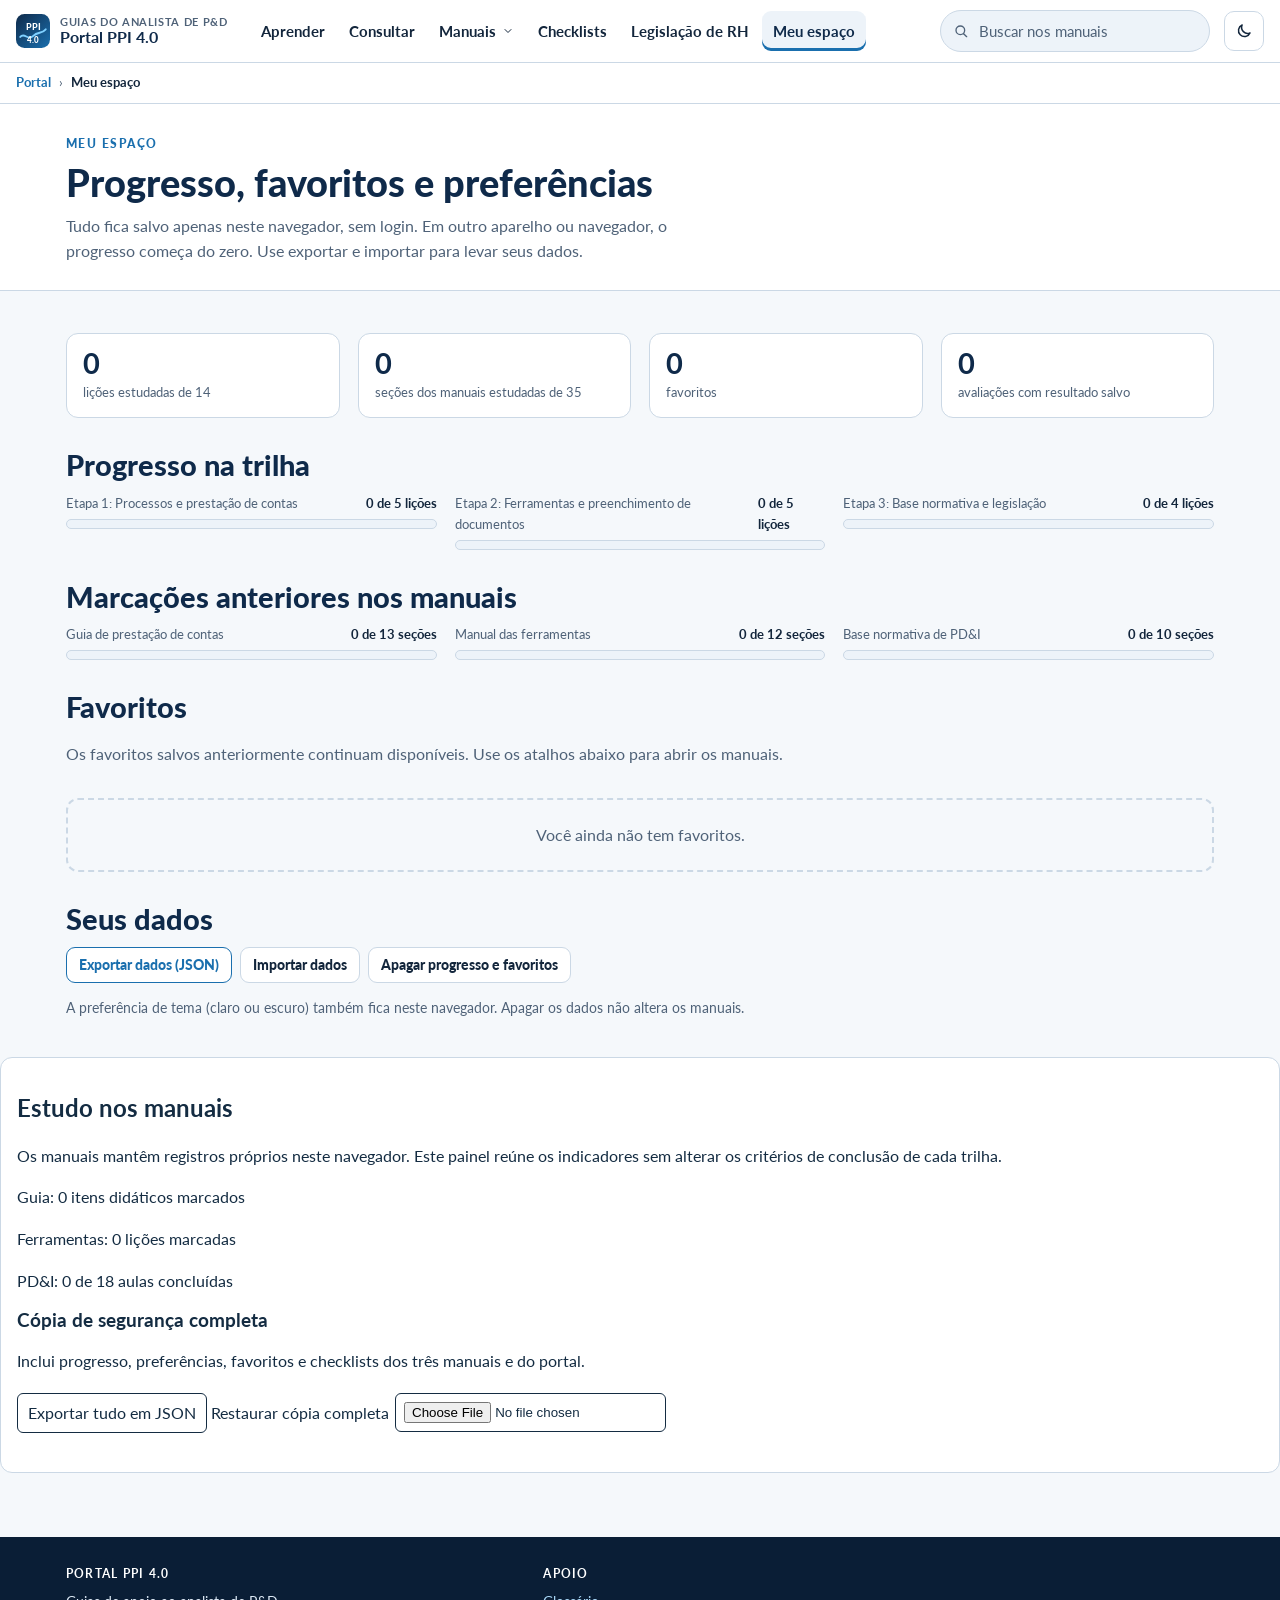
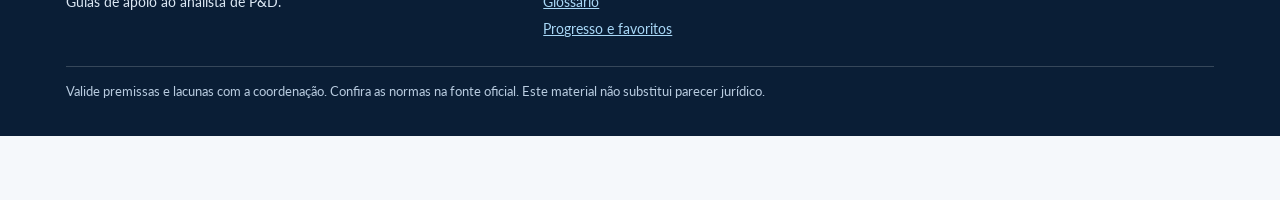
<file: meu-espaco.html>
<!doctype html>
<html lang="pt-BR">
<head>
<meta charset="utf-8">
<meta name="viewport" content="width=device-width, initial-scale=1, viewport-fit=cover">
<title>Meu espaço · Portal PPI 4.0</title>
<meta name="description" content="Progresso de estudo, favoritos e preferências salvos localmente neste navegador.">
<meta name="theme-color" content="#0F2A4A">
<script>(function(){var d=document.documentElement;d.classList.add('js');try{var s=localStorage.getItem('ppi40-guia-tema');if(s==='dark'||s==='light')d.setAttribute('data-theme',s)}catch(e){}})()</script>
<link rel="preconnect" href="https://fonts.googleapis.com"><link rel="preconnect" href="https://fonts.gstatic.com" crossorigin>
<link rel="stylesheet" href="https://fonts.googleapis.com/css2?family=Lato:wght@400;700;900&family=IBM+Plex+Mono:wght@400;500&display=swap">
<link rel="stylesheet" href="assets/portal.css">
<link rel="stylesheet" href="assets/integration.css"></head>
<body class="portal" data-page="me" data-base="">
<a class="skip-link" href="#conteudo">Ir para o conteúdo</a><header class="ph"><div class="ph-in"><a class="brand" href="index.html" aria-label="Portal PPI 4.0, página inicial"><svg viewBox="0 0 40 40" aria-hidden="true" focusable="false"><defs><linearGradient id="lg" x1="0" y1="0" x2="1" y2="1"><stop offset="0" stop-color="#0F2A4A"/><stop offset="1" stop-color="#1A6FAE"/></linearGradient></defs><rect width="40" height="40" rx="10" fill="url(#lg)"/><path d="M5 27c5-6 9 5 15-1s10-2 15-8" fill="none" stroke="#7FD0FF" stroke-width="2.2" stroke-linecap="round"/><text x="20" y="19" text-anchor="middle" font-family="Lato,Arial,sans-serif" font-weight="900" font-size="11" fill="#fff">PPI</text><text x="20" y="34" text-anchor="middle" font-family="Lato,Arial,sans-serif" font-weight="900" font-size="9" fill="#fff">4.0</text></svg><span><small>Guias do analista de P&amp;D</small><b>Portal PPI 4.0</b></span></a><nav class="pnav" id="p-nav" aria-label="Navegação principal"><a href="aprender.html" data-nav="aprender">Aprender</a><a href="consultar.html" data-nav="consultar">Consultar</a><div class="dd"><button type="button" class="dd-b" aria-expanded="false" aria-controls="p-dd" data-nav="manuais">Manuais <svg viewBox="0 0 24 24" fill="none" stroke="currentColor" stroke-width="2" stroke-linecap="round" stroke-linejoin="round" aria-hidden="true" focusable="false"><path d="m6 9 6 6 6-6"/></svg></button><div class="dd-m" id="p-dd"><a href="guias/guia-prestacao-de-contas.html"><b>Guia de prestação de contas</b><small>Rotina, obrigações e fluxos</small></a><a href="guias/manual-das-ferramentas.html"><b>Manual das ferramentas</b><small>Planilha, indicadores e relatório</small></a><a href="guias/base-normativa-pdi.html"><b>Base normativa de PD&amp;I</b><small>Leis, resoluções e portarias</small></a></div></div><a href="checklists.html" data-nav="checklists">Checklists</a><a href="legislacao-rh.html" data-nav="rh">Legislação de RH</a><a href="meu-espaco.html" data-nav="meu" aria-current="page">Meu espaço</a></nav><div class="psearch" id="p-search"><form role="search" action="consultar.html" method="get"><svg viewBox="0 0 24 24" fill="none" stroke="currentColor" stroke-width="2" stroke-linecap="round" stroke-linejoin="round" aria-hidden="true" focusable="false"><circle cx="11" cy="11" r="6.5"/><path d="m16 16 4.5 4.5"/></svg><label class="sr-only" for="p-q">Buscar nos três manuais</label><input id="p-q" name="q" type="search" placeholder="Buscar nos manuais" autocomplete="off" role="combobox" aria-autocomplete="list" aria-expanded="false" aria-controls="p-sug"></form><div class="sug" id="p-sug" role="listbox" aria-label="Sugestões de busca"></div></div><button type="button" class="ibtn" id="p-search-btn" aria-expanded="false" aria-controls="p-search" aria-label="Abrir busca"><svg viewBox="0 0 24 24" fill="none" stroke="currentColor" stroke-width="2" stroke-linecap="round" stroke-linejoin="round" aria-hidden="true" focusable="false"><circle cx="11" cy="11" r="6.5"/><path d="m16 16 4.5 4.5"/></svg></button><button type="button" class="ibtn" id="p-theme" aria-label="Alternar entre modo claro e escuro"><svg viewBox="0 0 24 24" fill="none" stroke="currentColor" stroke-width="2" stroke-linecap="round" stroke-linejoin="round" aria-hidden="true" focusable="false" class="ic-moon"><path d="M20 14.5A8 8 0 0 1 9.5 4a8 8 0 1 0 10.5 10.5z"/></svg><svg viewBox="0 0 24 24" fill="none" stroke="currentColor" stroke-width="2" stroke-linecap="round" stroke-linejoin="round" aria-hidden="true" focusable="false" class="ic-sun"><circle cx="12" cy="12" r="4"/><path d="M12 2v2M12 20v2M4.9 4.9l1.4 1.4M17.7 17.7l1.4 1.4M2 12h2M20 12h2M4.9 19.1l1.4-1.4M17.7 6.3l1.4-1.4"/></svg></button><button type="button" class="ibtn" id="p-menu-btn" aria-expanded="false" aria-controls="p-nav" aria-label="Abrir menu"><svg viewBox="0 0 24 24" fill="none" stroke="currentColor" stroke-width="2" stroke-linecap="round" stroke-linejoin="round" aria-hidden="true" focusable="false"><path d="M3 6h18M3 12h18M3 18h18"/></svg></button></div></header>
<nav class="crumbs" aria-label="Você está em"><ol><li><a href="index.html">Portal</a></li><li><span aria-current="page">Meu espaço</span></li></ol></nav>
<main id="conteudo" tabindex="-1">

<div class="page-head"><div class="wrap"><p class="eyebrow">Meu espaço</p><h1>Progresso, favoritos e preferências</h1>
<p>Tudo fica salvo apenas neste navegador, sem login. Em outro aparelho ou navegador, o progresso começa do zero. Use exportar e importar para levar seus dados.</p></div></div>
<div class="wrap sec-p">
  <p class="storage-warn" role="status">O armazenamento local do navegador está indisponível. O portal continua funcionando, mas progresso e favoritos não serão mantidos depois que a página for fechada.</p>
  <a class="cont-card" id="cont-card" href="#" style="border:1px solid var(--line);margin-bottom:20px"><small>Continuar de onde parei</small><b></b></a>
  <div class="grid g4" id="stats" data-lessons="lesson:e1-l1,lesson:e1-l2,lesson:e1-l3,lesson:e1-l4,lesson:e1-l5,lesson:e2-l1,lesson:e2-l2,lesson:e2-l3,lesson:e2-l4,lesson:e2-l5,lesson:e3-l1,lesson:e3-l2,lesson:e3-l3,lesson:e3-l4" data-secs="sec:guia#resumo,sec:guia#funcao,sec:guia#rotina,sec:guia#obrigacoes,sec:guia#dependencias,sec:guia#processos,sec:guia#jornada,sec:guia#riscos,sec:guia#organograma,sec:guia#e2e,sec:guia#melhorias,sec:guia#lacunas,sec:guia#anexo,sec:ferramentas#resumo,sec:ferramentas#integracao,sec:ferramentas#ordem,sec:ferramentas#rubricas,sec:ferramentas#pf,sec:ferramentas#ig,sec:ferramentas#rd,sec:ferramentas#rastreio,sec:ferramentas#alertas,sec:ferramentas#erros,sec:ferramentas#checklist,sec:ferramentas#lacunas,sec:normativa#resumo,sec:normativa#modalidades,sec:normativa#mapa,sec:normativa#normas,sec:normativa#manuais,sec:normativa#cuidados,sec:normativa#rotina,sec:normativa#dossie,sec:normativa#atualizacoes,sec:normativa#lacunas">
    <div class="stat"><b data-st="lessons">0</b><span>lições estudadas de 14</span></div>
    <div class="stat"><b data-st="secs">0</b><span>seções dos manuais estudadas de 35</span></div>
    <div class="stat"><b data-st="favs">0</b><span>favoritos</span></div>
    <div class="stat"><b data-st="quiz">0</b><span>avaliações com resultado salvo</span></div>
  </div>
  <section style="margin-top:30px"><h2 style="color:var(--accent-ink)">Progresso na trilha</h2><div class="grid g3" style="margin-top:10px"><div class="prog" data-keys="lesson:e1-l1,lesson:e1-l2,lesson:e1-l3,lesson:e1-l4,lesson:e1-l5" data-unit="lições"><div class="plabel"><span>Etapa 1: Processos e prestação de contas</span><b data-prog-text>0 de 5 lições</b></div><div class="pbar" role="progressbar" aria-valuemin="0" aria-valuemax="100" aria-valuenow="0" aria-label="Etapa 1: Processos e prestação de contas"><i></i></div></div><div class="prog" data-keys="lesson:e2-l1,lesson:e2-l2,lesson:e2-l3,lesson:e2-l4,lesson:e2-l5" data-unit="lições"><div class="plabel"><span>Etapa 2: Ferramentas e preenchimento de documentos</span><b data-prog-text>0 de 5 lições</b></div><div class="pbar" role="progressbar" aria-valuemin="0" aria-valuemax="100" aria-valuenow="0" aria-label="Etapa 2: Ferramentas e preenchimento de documentos"><i></i></div></div><div class="prog" data-keys="lesson:e3-l1,lesson:e3-l2,lesson:e3-l3,lesson:e3-l4" data-unit="lições"><div class="plabel"><span>Etapa 3: Base normativa e legislação</span><b data-prog-text>0 de 4 lições</b></div><div class="pbar" role="progressbar" aria-valuemin="0" aria-valuemax="100" aria-valuenow="0" aria-label="Etapa 3: Base normativa e legislação"><i></i></div></div></div></section>
  <section style="margin-top:30px"><h2 style="color:var(--accent-ink)">Marcações anteriores nos manuais</h2><div class="grid g3" style="margin-top:10px"><div class="prog" data-keys="sec:guia#resumo,sec:guia#funcao,sec:guia#rotina,sec:guia#obrigacoes,sec:guia#dependencias,sec:guia#processos,sec:guia#jornada,sec:guia#riscos,sec:guia#organograma,sec:guia#e2e,sec:guia#melhorias,sec:guia#lacunas,sec:guia#anexo" data-unit="seções"><div class="plabel"><span>Guia de prestação de contas</span><b data-prog-text>0 de 13 seções</b></div><div class="pbar" role="progressbar" aria-valuemin="0" aria-valuemax="100" aria-valuenow="0" aria-label="Guia de prestação de contas"><i></i></div></div><div class="prog" data-keys="sec:ferramentas#resumo,sec:ferramentas#integracao,sec:ferramentas#ordem,sec:ferramentas#rubricas,sec:ferramentas#pf,sec:ferramentas#ig,sec:ferramentas#rd,sec:ferramentas#rastreio,sec:ferramentas#alertas,sec:ferramentas#erros,sec:ferramentas#checklist,sec:ferramentas#lacunas" data-unit="seções"><div class="plabel"><span>Manual das ferramentas</span><b data-prog-text>0 de 12 seções</b></div><div class="pbar" role="progressbar" aria-valuemin="0" aria-valuemax="100" aria-valuenow="0" aria-label="Manual das ferramentas"><i></i></div></div><div class="prog" data-keys="sec:normativa#resumo,sec:normativa#modalidades,sec:normativa#mapa,sec:normativa#normas,sec:normativa#manuais,sec:normativa#cuidados,sec:normativa#rotina,sec:normativa#dossie,sec:normativa#atualizacoes,sec:normativa#lacunas" data-unit="seções"><div class="plabel"><span>Base normativa de PD&amp;I</span><b data-prog-text>0 de 10 seções</b></div><div class="pbar" role="progressbar" aria-valuemin="0" aria-valuemax="100" aria-valuenow="0" aria-label="Base normativa de PD&amp;I"><i></i></div></div></div></section>
  <section style="margin-top:30px"><h2 style="color:var(--accent-ink)">Favoritos</h2>
    <p class="muted">Os favoritos salvos anteriormente continuam disponíveis. Use os atalhos abaixo para abrir os manuais.</p>
    <ul class="fav-list" id="fav-list"></ul><p class="empty" id="fav-empty">Você ainda não tem favoritos.</p></section>
  <section style="margin-top:30px"><h2 style="color:var(--accent-ink)">Seus dados</h2>
    <div class="ck-tools"><button type="button" class="btn sm" id="d-export">Exportar dados (JSON)</button>
    <label class="btn sm ghost" for="d-import" style="cursor:pointer">Importar dados</label><input id="d-import" type="file" accept="application/json,.json" class="sr-only">
    <button type="button" class="btn sm ghost" id="d-reset">Apagar progresso e favoritos</button></div>
    <p class="muted" style="font-size:.88rem">A preferência de tema (claro ou escuro) também fica neste navegador. Apagar os dados não altera os manuais.</p></section>
</div>
</main>
<footer class="pf"><div class="wrap"><div><h2>Portal PPI 4.0</h2><p>Guias de apoio ao analista de P&amp;D.</p><p class="storage-warn" role="status">O navegador não permite salvar o progresso.</p></div><div><h2>Apoio</h2><ul><li><a href="glossario.html">Glossário</a></li><li><a href="meu-espaco.html">Progresso e favoritos</a></li></ul></div><p class="legal">Valide premissas e lacunas com a coordenação. Confira as normas na fonte oficial. Este material não substitui parecer jurídico.</p></div></footer>
<script src="assets/core.js" defer></script><script src="assets/pages.js" defer></script>
<script src="assets/integration.js" defer></script></body>
</html>
</file>
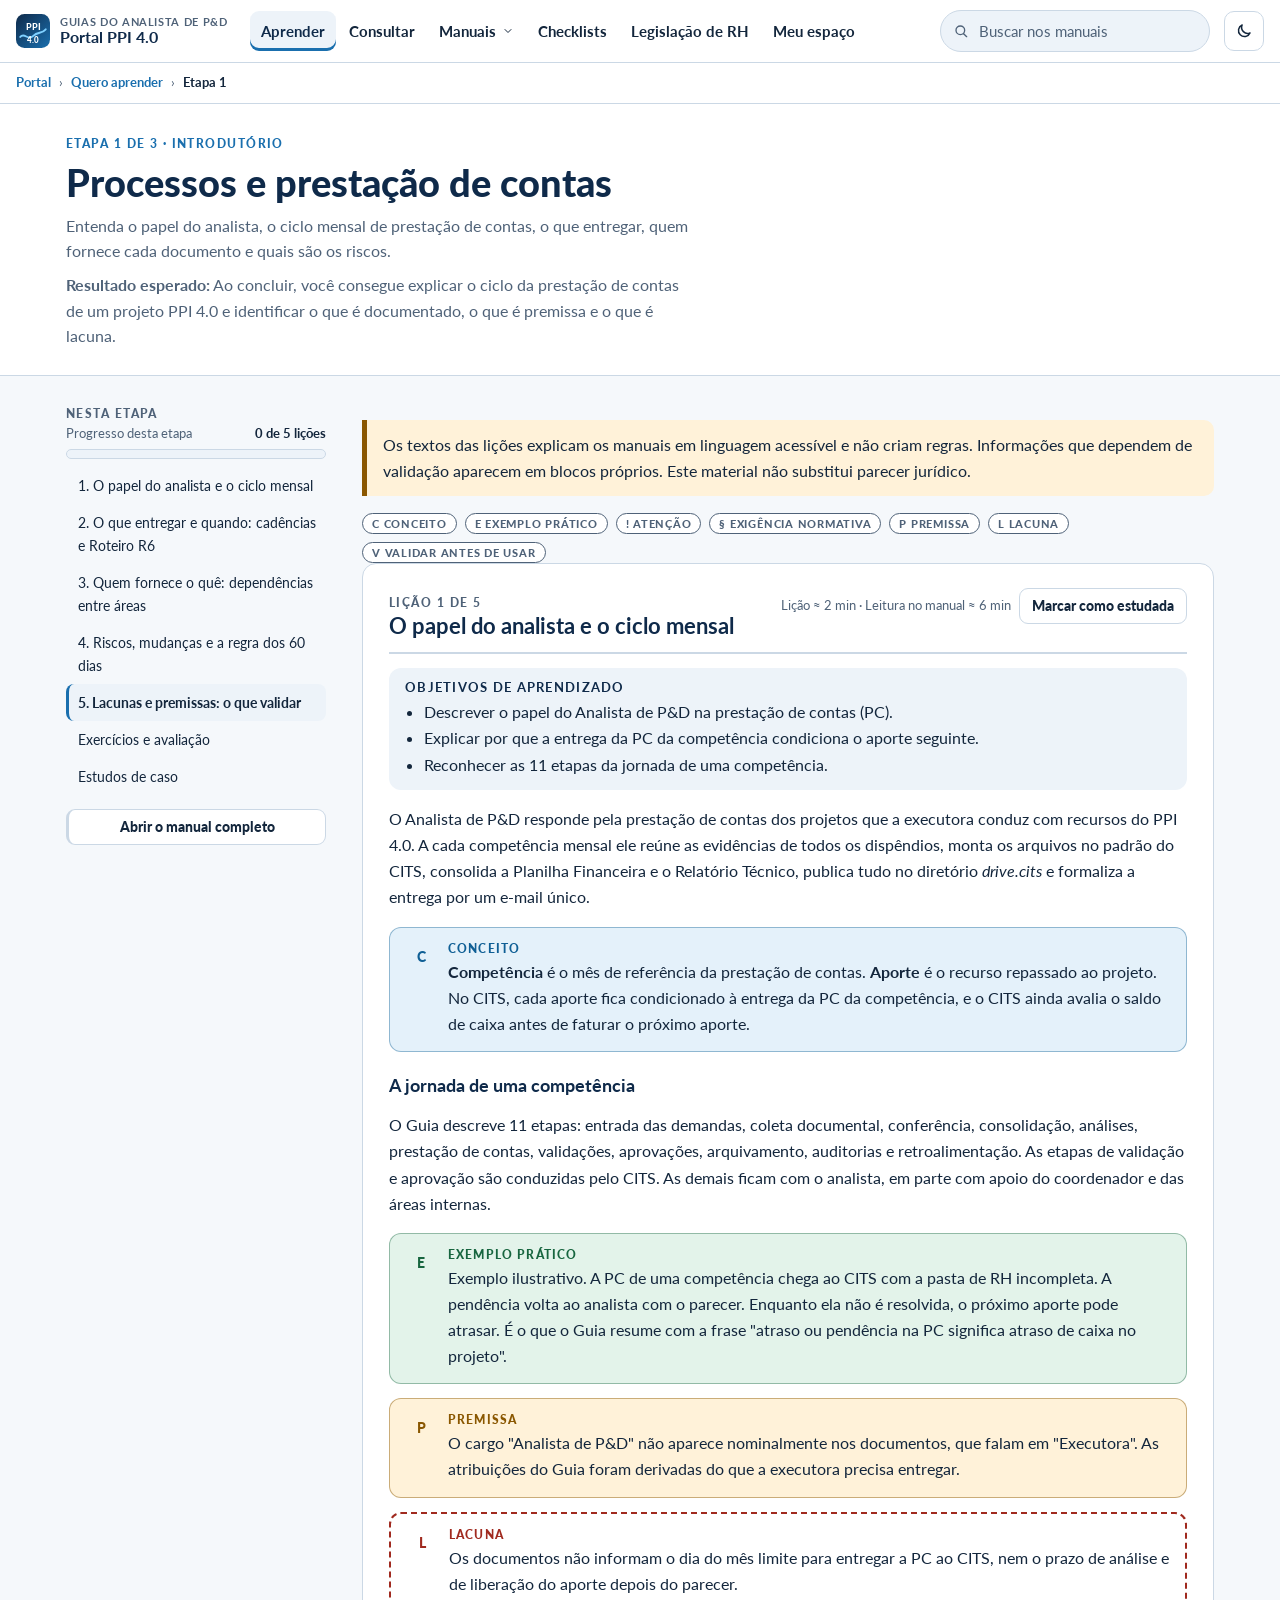
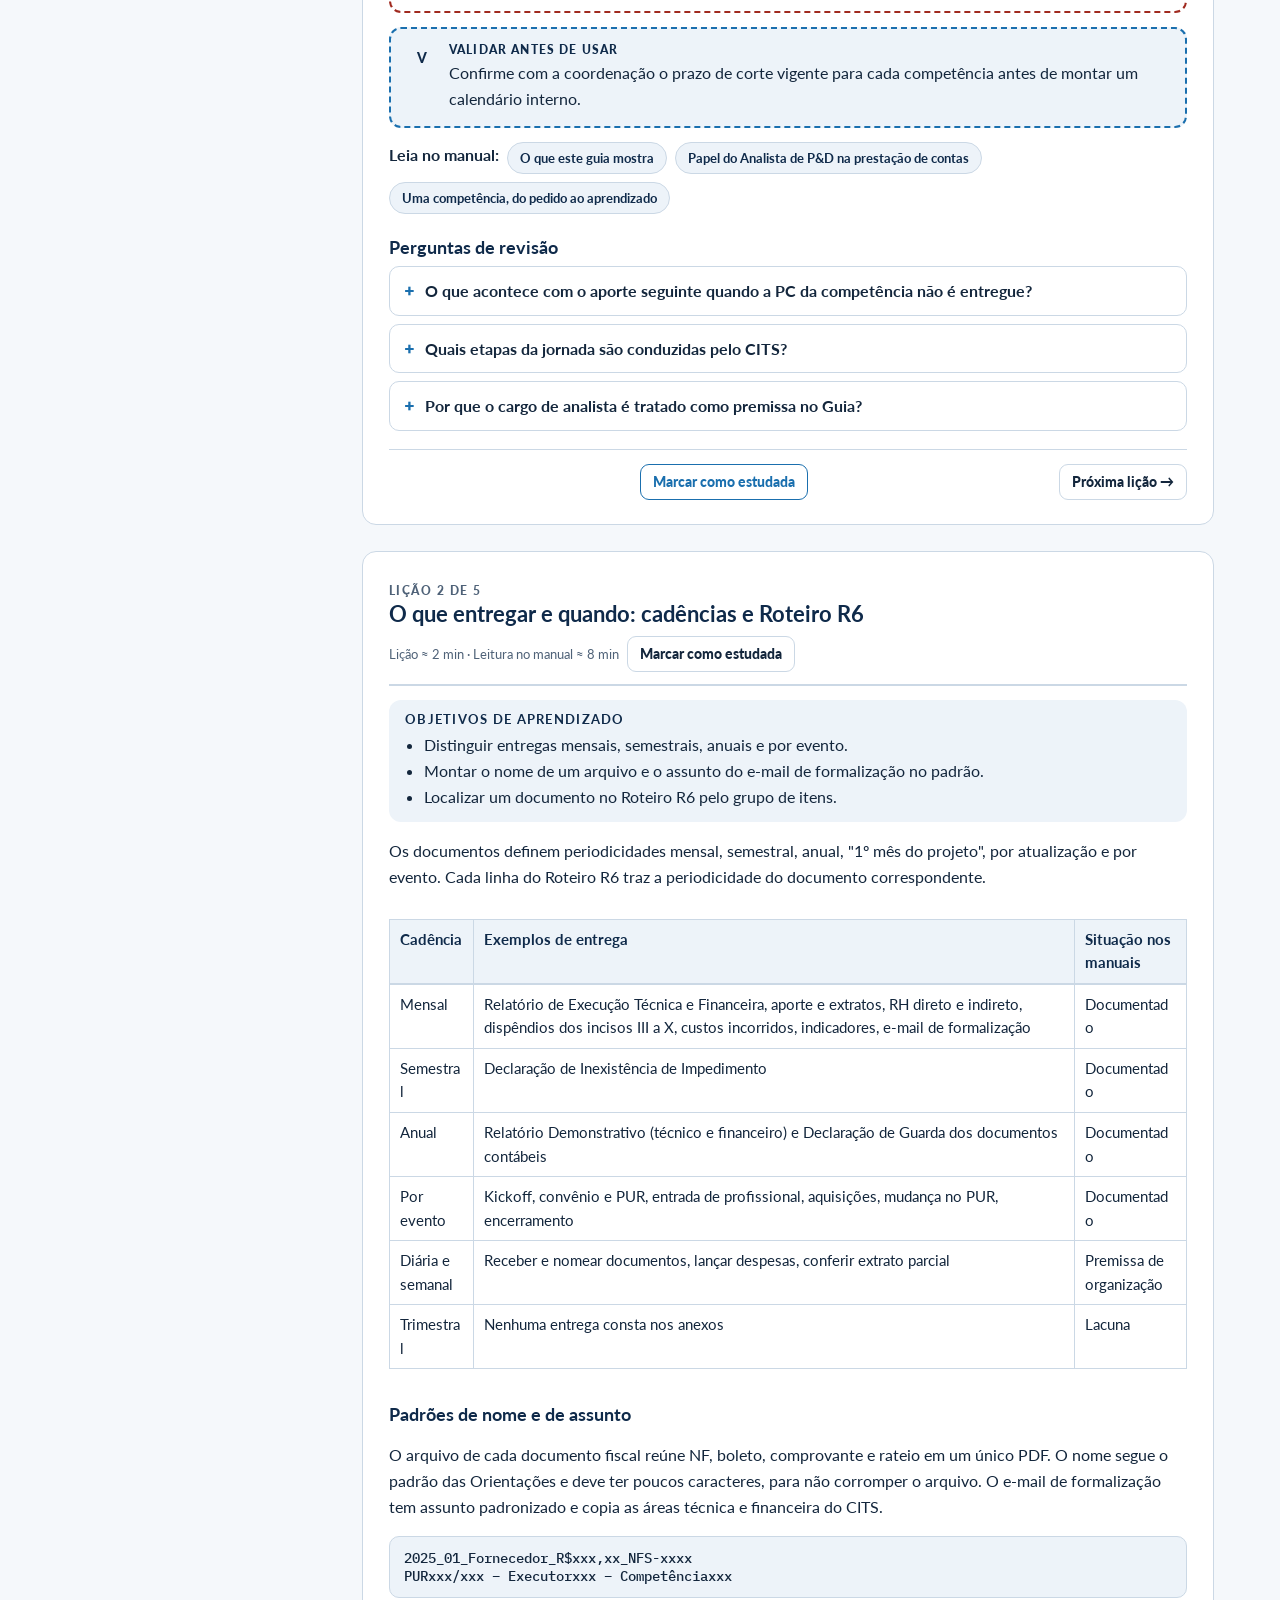
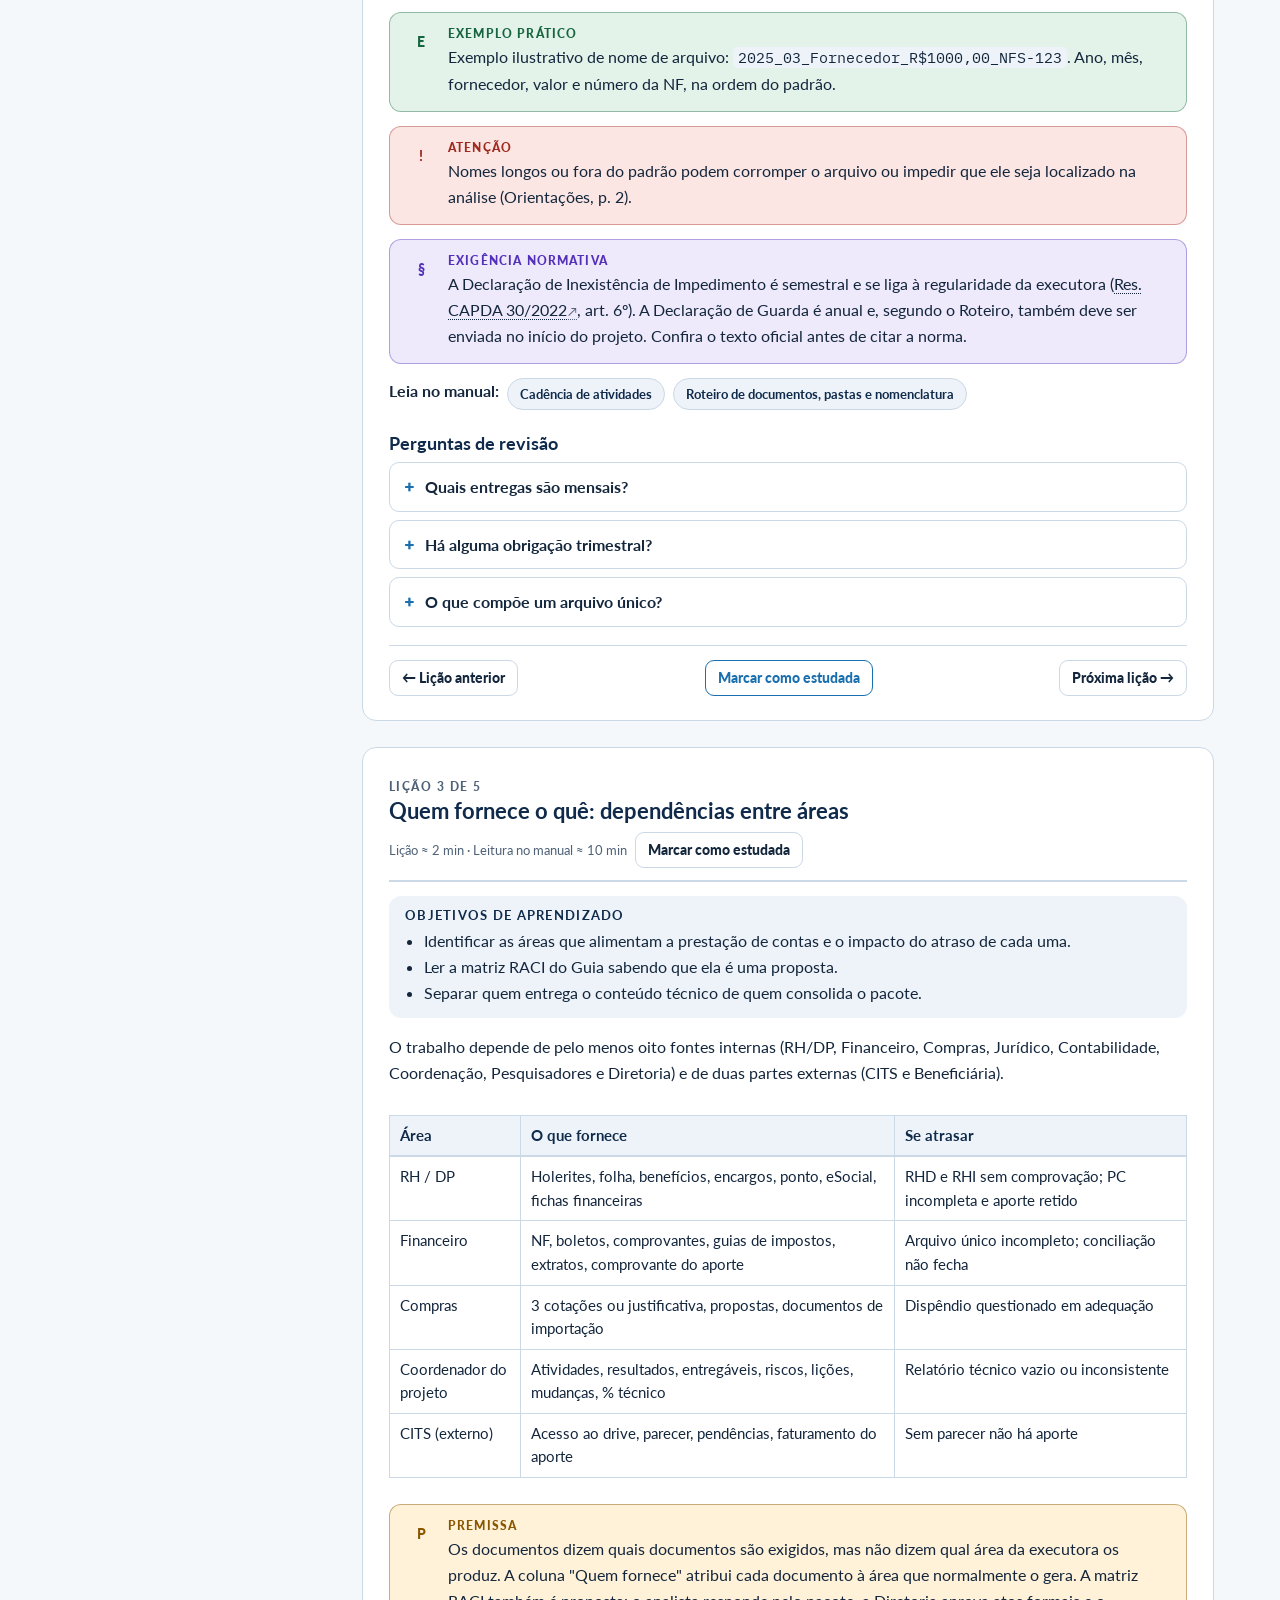
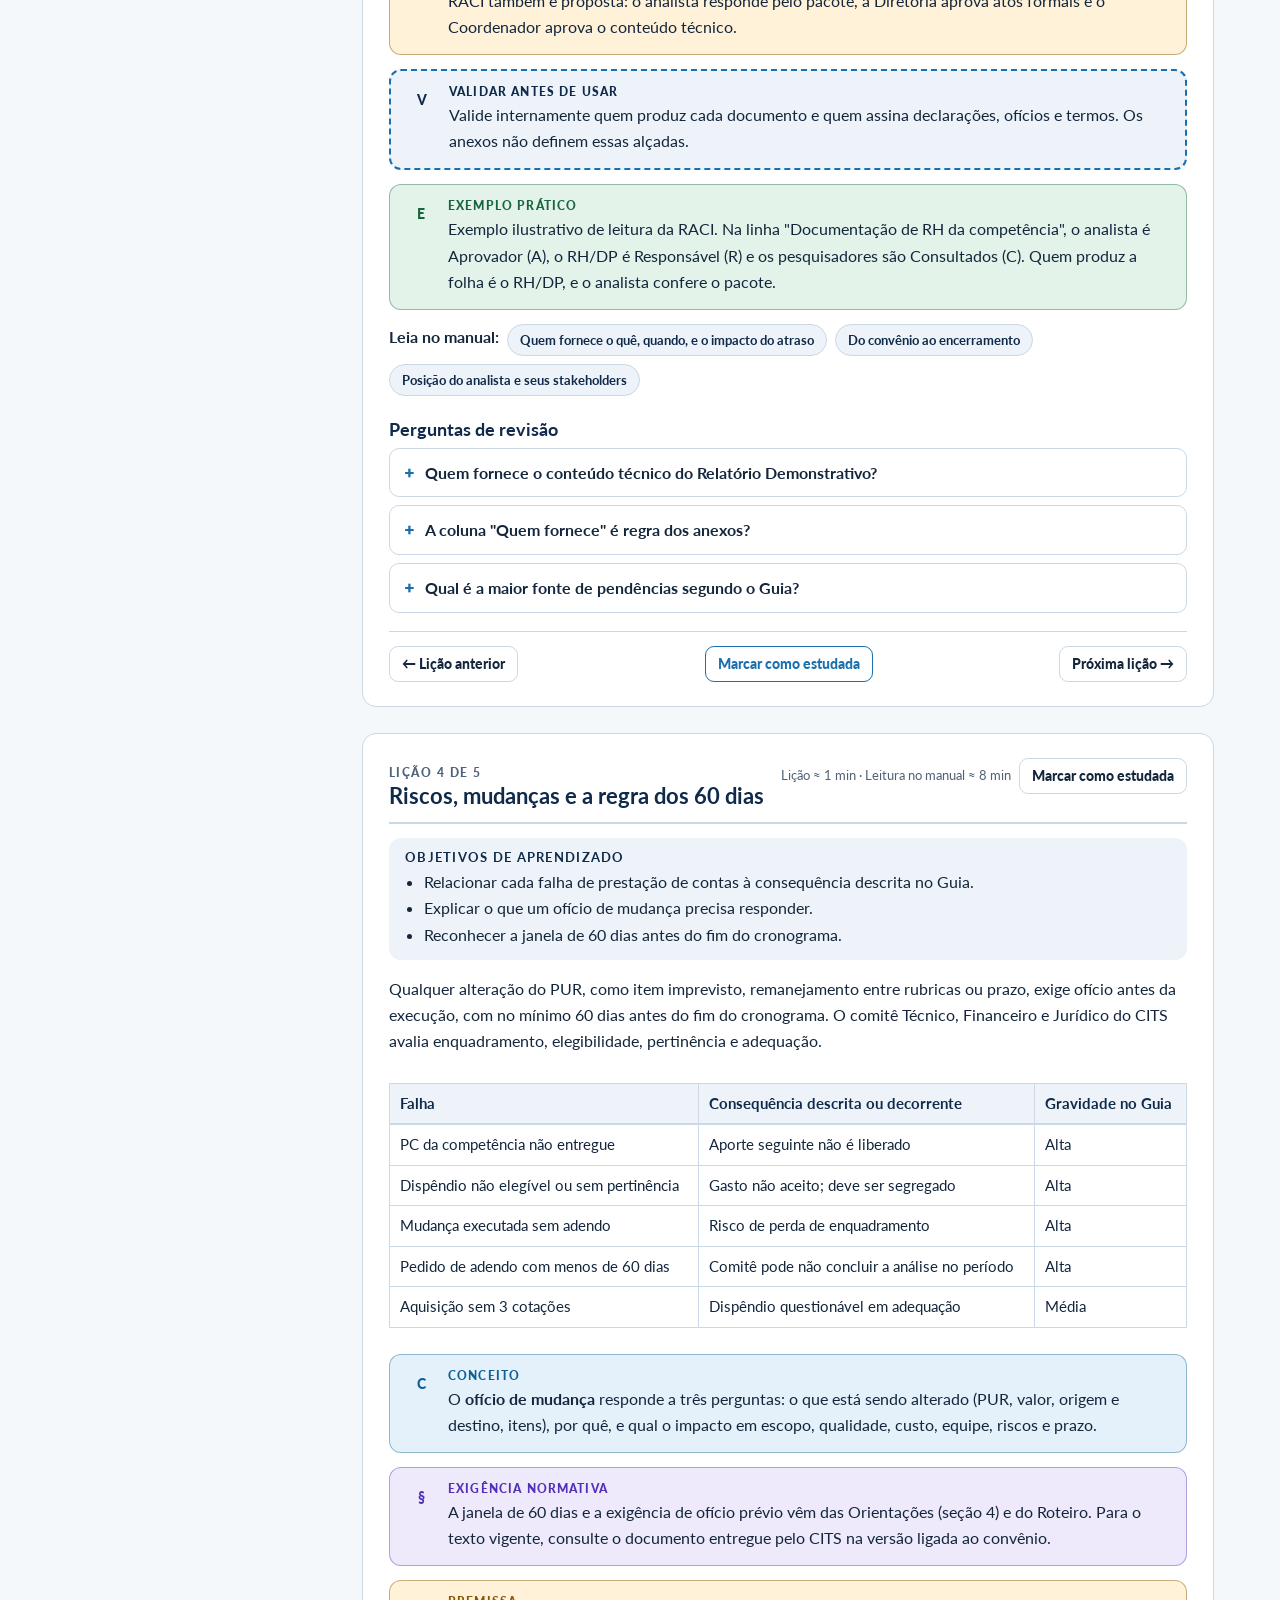
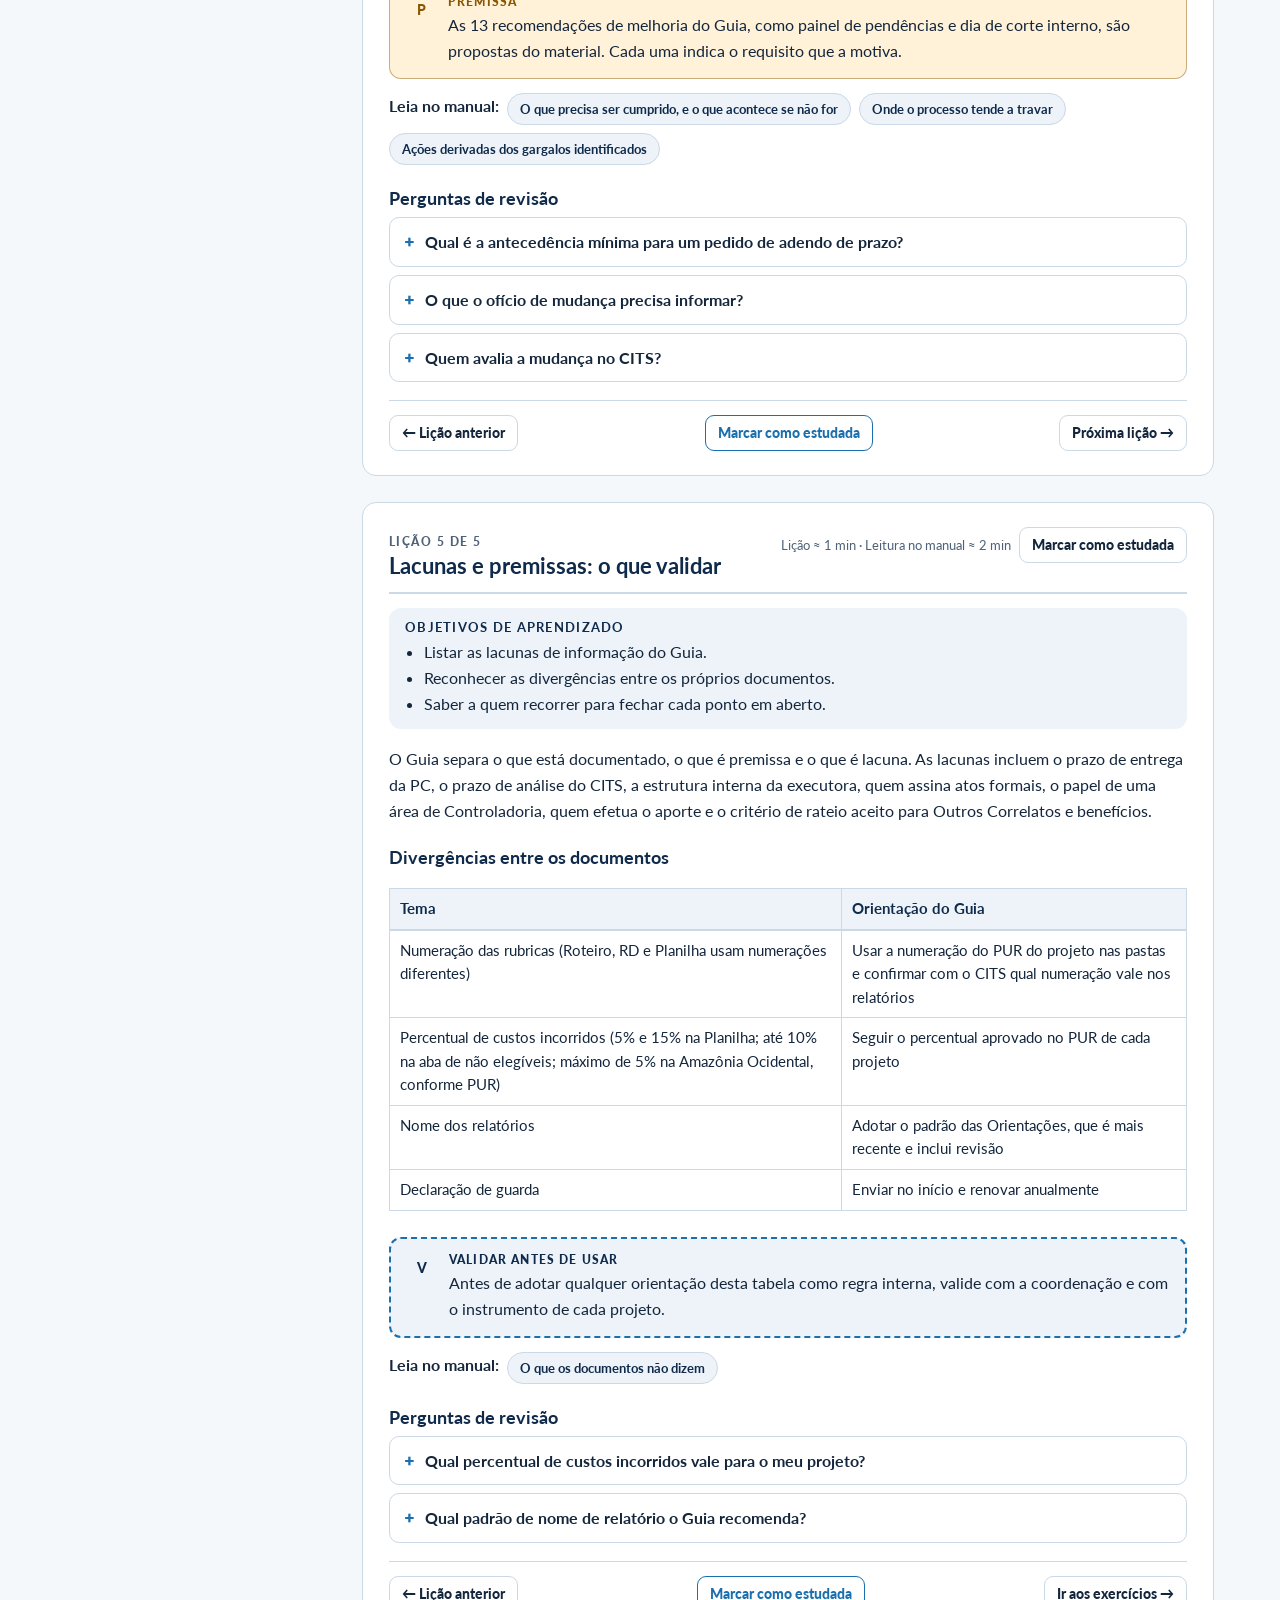
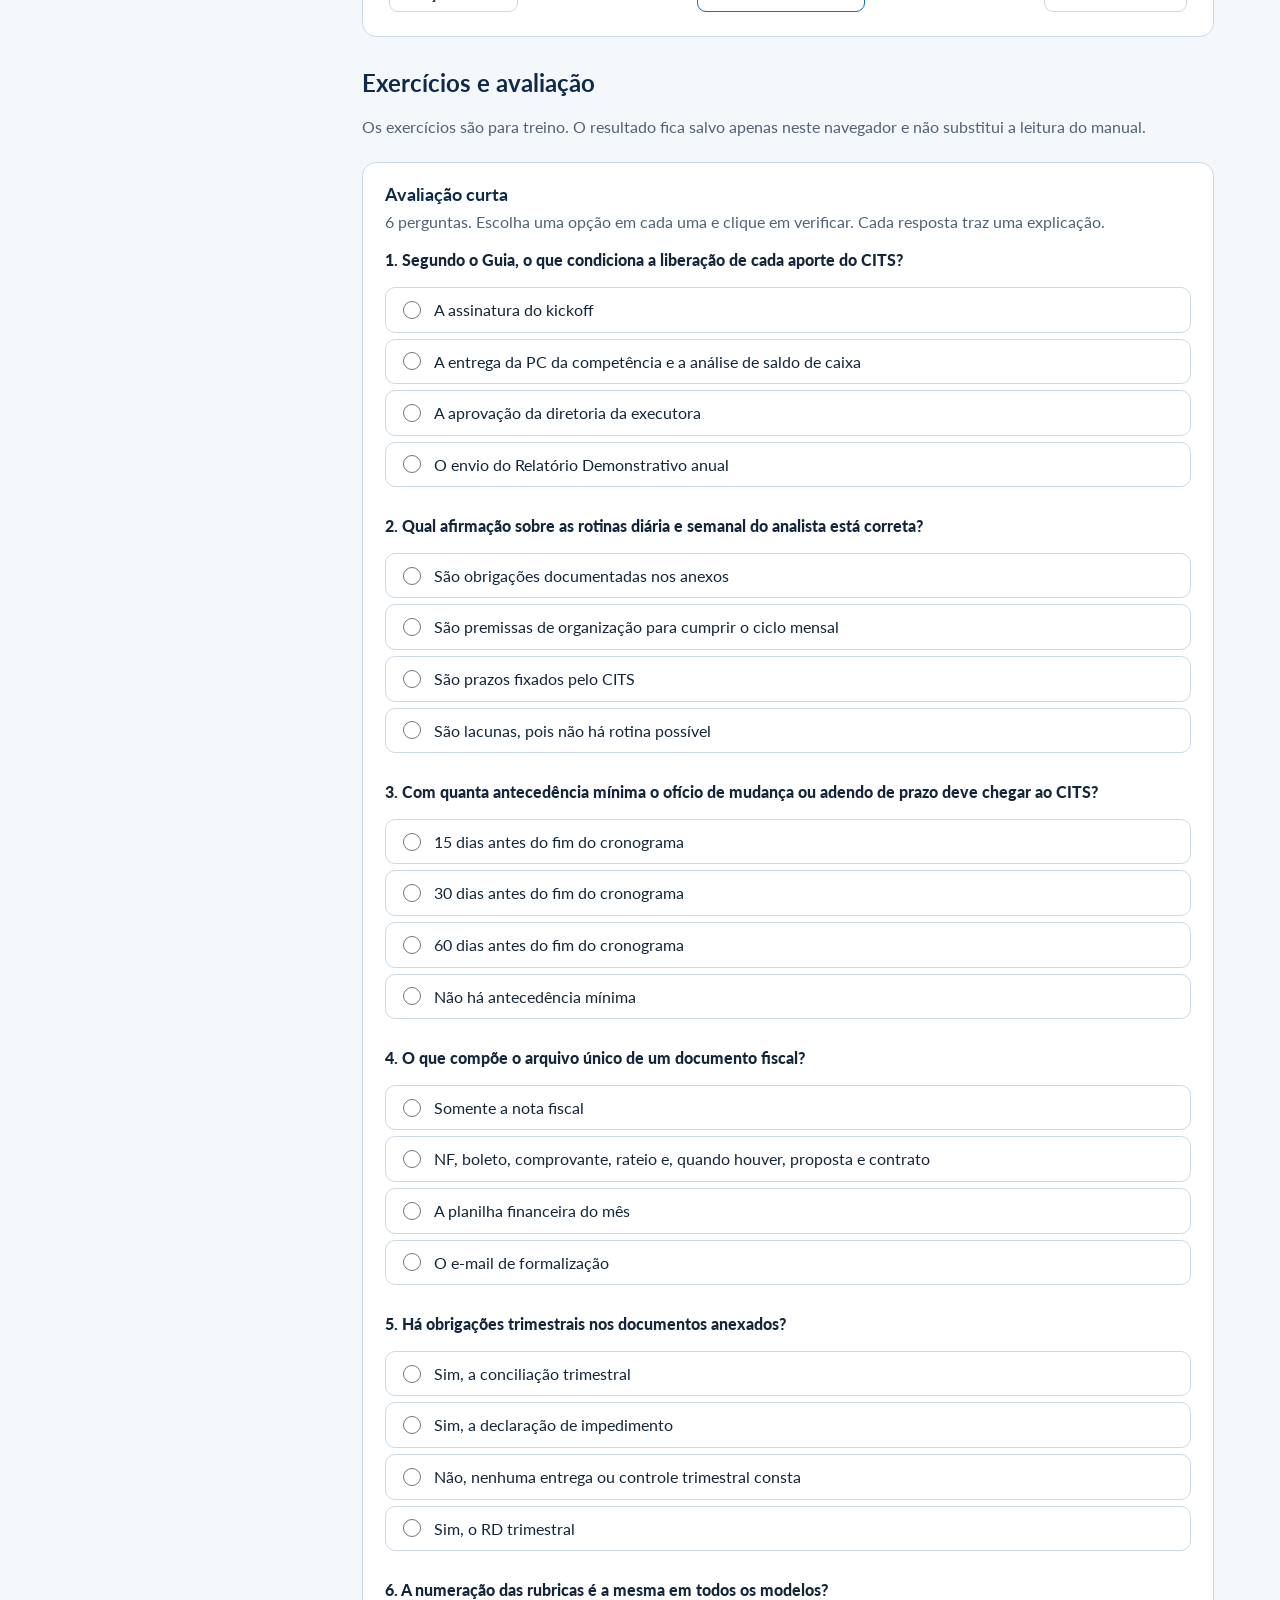
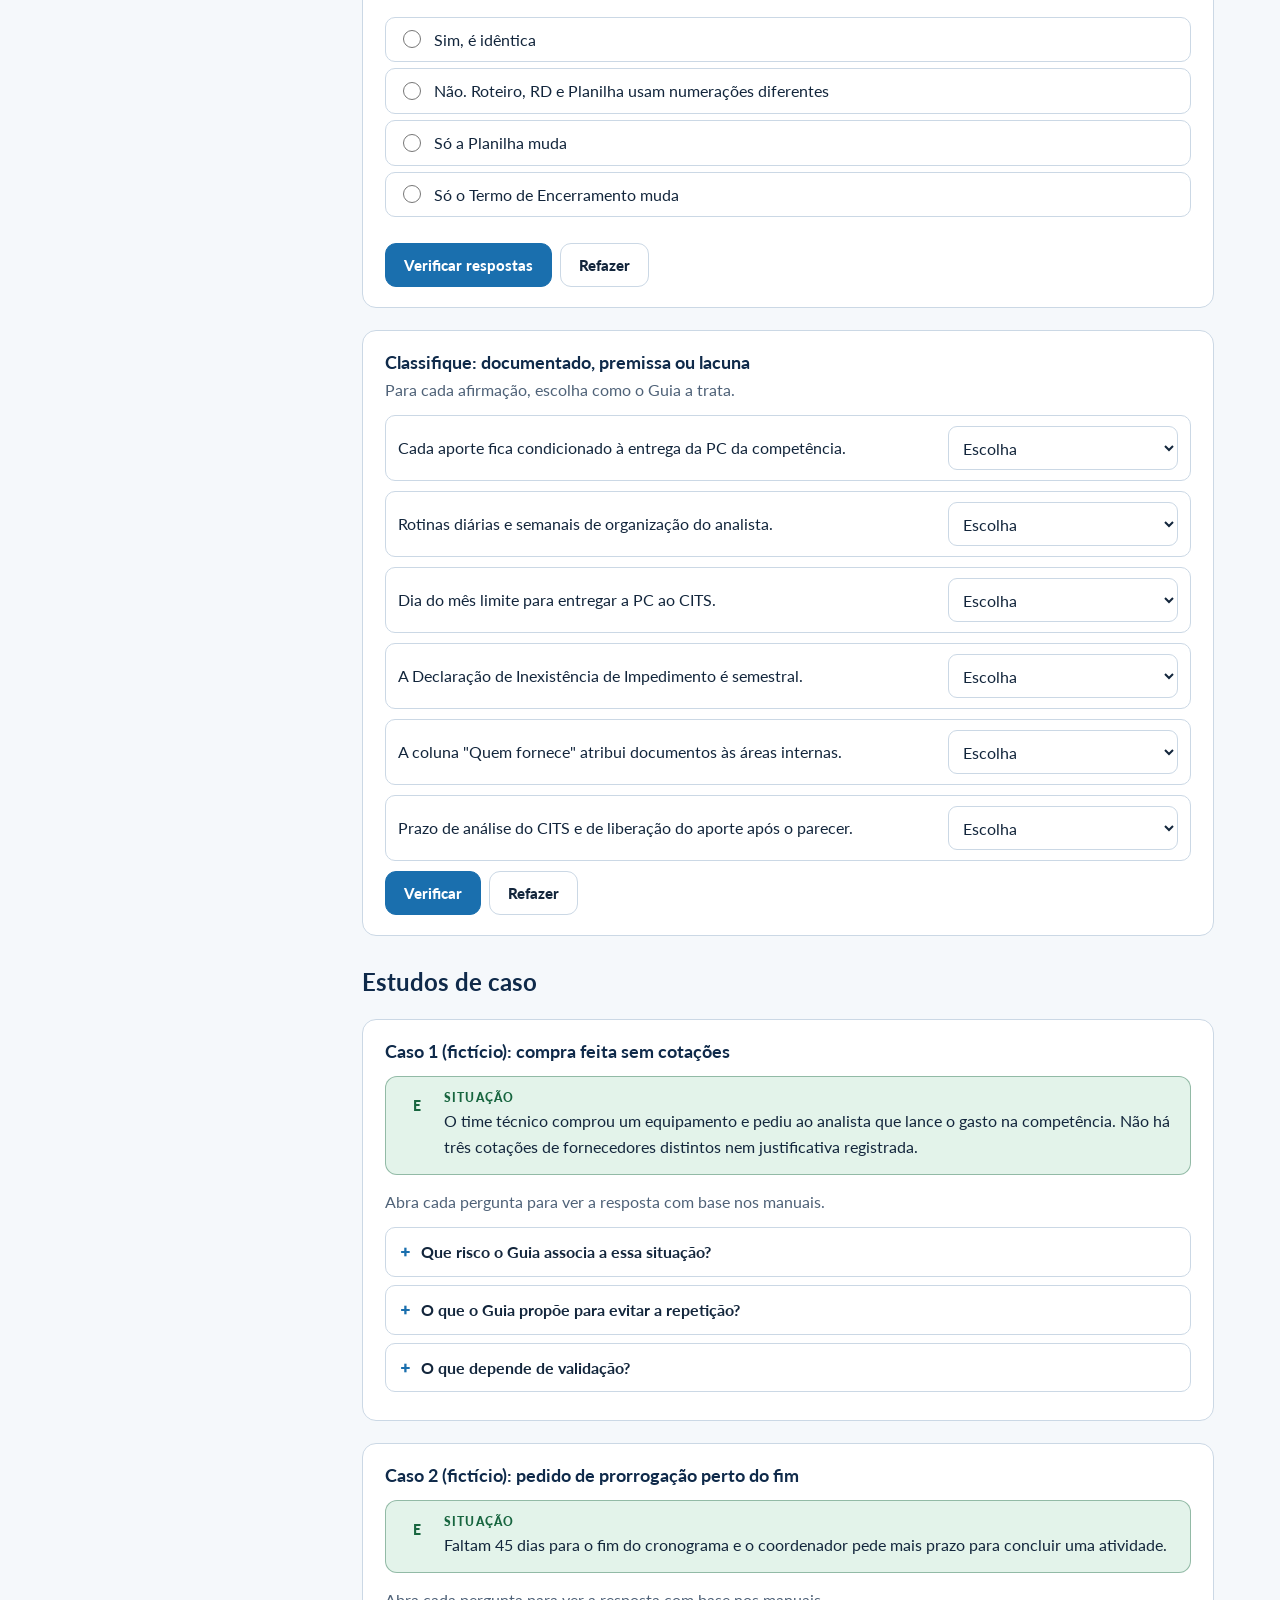
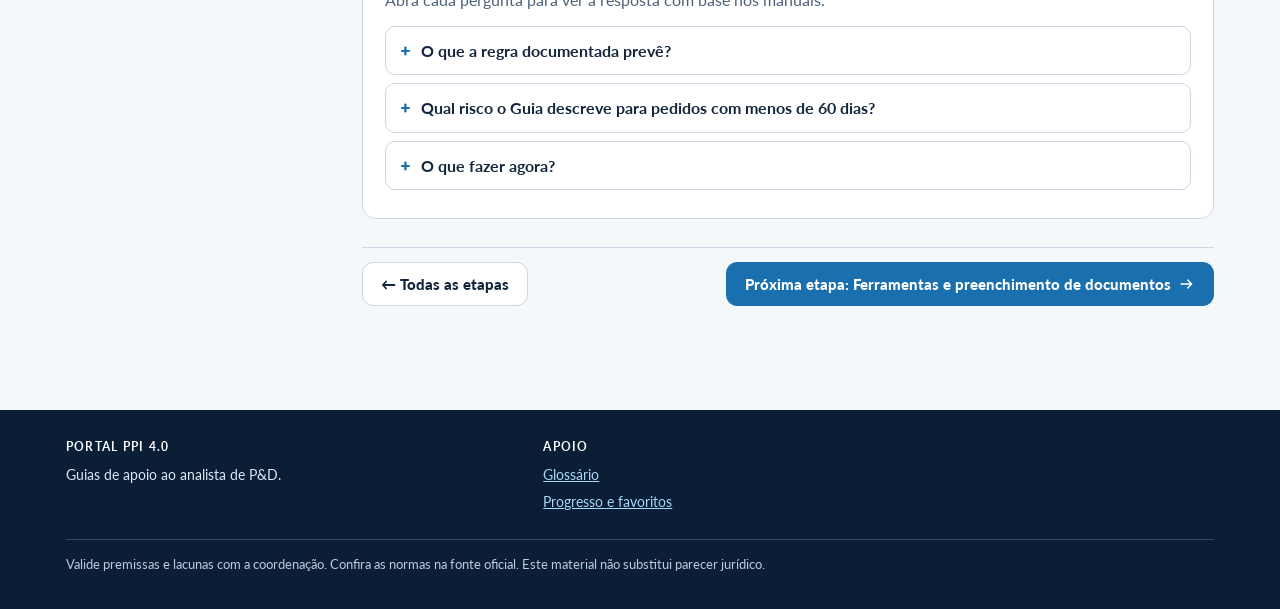
<file: aprender/etapa-1-processos.html>
<!doctype html>
<html lang="pt-BR">
<head>
<meta charset="utf-8">
<meta name="viewport" content="width=device-width, initial-scale=1, viewport-fit=cover">
<title>Etapa 1: Processos e prestação de contas · Portal PPI 4.0</title>
<meta name="description" content="Entenda o papel do analista, o ciclo mensal de prestação de contas, o que entregar, quem fornece cada documento e quais são os riscos.">
<meta name="theme-color" content="#0F2A4A">
<script>(function(){var d=document.documentElement;d.classList.add('js');try{var s=localStorage.getItem('ppi40-guia-tema');if(s==='dark'||s==='light')d.setAttribute('data-theme',s)}catch(e){}})()</script>
<link rel="preconnect" href="https://fonts.googleapis.com"><link rel="preconnect" href="https://fonts.gstatic.com" crossorigin>
<link rel="stylesheet" href="https://fonts.googleapis.com/css2?family=Lato:wght@400;700;900&family=IBM+Plex+Mono:wght@400;500&display=swap">
<link rel="stylesheet" href="../assets/portal.css">
</head>
<body class="portal" data-page="stage" data-base="../">
<a class="skip-link" href="#conteudo">Ir para o conteúdo</a><header class="ph"><div class="ph-in"><a class="brand" href="../index.html" aria-label="Portal PPI 4.0, página inicial"><svg viewBox="0 0 40 40" aria-hidden="true" focusable="false"><defs><linearGradient id="lg" x1="0" y1="0" x2="1" y2="1"><stop offset="0" stop-color="#0F2A4A"/><stop offset="1" stop-color="#1A6FAE"/></linearGradient></defs><rect width="40" height="40" rx="10" fill="url(#lg)"/><path d="M5 27c5-6 9 5 15-1s10-2 15-8" fill="none" stroke="#7FD0FF" stroke-width="2.2" stroke-linecap="round"/><text x="20" y="19" text-anchor="middle" font-family="Lato,Arial,sans-serif" font-weight="900" font-size="11" fill="#fff">PPI</text><text x="20" y="34" text-anchor="middle" font-family="Lato,Arial,sans-serif" font-weight="900" font-size="9" fill="#fff">4.0</text></svg><span><small>Guias do analista de P&amp;D</small><b>Portal PPI 4.0</b></span></a><nav class="pnav" id="p-nav" aria-label="Navegação principal"><a href="../aprender.html" data-nav="aprender" aria-current="page">Aprender</a><a href="../consultar.html" data-nav="consultar">Consultar</a><div class="dd"><button type="button" class="dd-b" aria-expanded="false" aria-controls="p-dd" data-nav="manuais">Manuais <svg viewBox="0 0 24 24" fill="none" stroke="currentColor" stroke-width="2" stroke-linecap="round" stroke-linejoin="round" aria-hidden="true" focusable="false"><path d="m6 9 6 6 6-6"/></svg></button><div class="dd-m" id="p-dd"><a href="../guias/guia-prestacao-de-contas.html"><b>Guia de prestação de contas</b><small>Rotina, obrigações e fluxos</small></a><a href="../guias/manual-das-ferramentas.html"><b>Manual das ferramentas</b><small>Planilha, indicadores e relatório</small></a><a href="../guias/base-normativa-pdi.html"><b>Base normativa de PD&amp;I</b><small>Leis, resoluções e portarias</small></a></div></div><a href="../checklists.html" data-nav="checklists">Checklists</a><a href="../legislacao-rh.html" data-nav="rh">Legislação de RH</a><a href="../meu-espaco.html" data-nav="meu">Meu espaço</a></nav><div class="psearch" id="p-search"><form role="search" action="../consultar.html" method="get"><svg viewBox="0 0 24 24" fill="none" stroke="currentColor" stroke-width="2" stroke-linecap="round" stroke-linejoin="round" aria-hidden="true" focusable="false"><circle cx="11" cy="11" r="6.5"/><path d="m16 16 4.5 4.5"/></svg><label class="sr-only" for="p-q">Buscar nos três manuais</label><input id="p-q" name="q" type="search" placeholder="Buscar nos manuais" autocomplete="off" role="combobox" aria-autocomplete="list" aria-expanded="false" aria-controls="p-sug"></form><div class="sug" id="p-sug" role="listbox" aria-label="Sugestões de busca"></div></div><button type="button" class="ibtn" id="p-search-btn" aria-expanded="false" aria-controls="p-search" aria-label="Abrir busca"><svg viewBox="0 0 24 24" fill="none" stroke="currentColor" stroke-width="2" stroke-linecap="round" stroke-linejoin="round" aria-hidden="true" focusable="false"><circle cx="11" cy="11" r="6.5"/><path d="m16 16 4.5 4.5"/></svg></button><button type="button" class="ibtn" id="p-theme" aria-label="Alternar entre modo claro e escuro"><svg viewBox="0 0 24 24" fill="none" stroke="currentColor" stroke-width="2" stroke-linecap="round" stroke-linejoin="round" aria-hidden="true" focusable="false" class="ic-moon"><path d="M20 14.5A8 8 0 0 1 9.5 4a8 8 0 1 0 10.5 10.5z"/></svg><svg viewBox="0 0 24 24" fill="none" stroke="currentColor" stroke-width="2" stroke-linecap="round" stroke-linejoin="round" aria-hidden="true" focusable="false" class="ic-sun"><circle cx="12" cy="12" r="4"/><path d="M12 2v2M12 20v2M4.9 4.9l1.4 1.4M17.7 17.7l1.4 1.4M2 12h2M20 12h2M4.9 19.1l1.4-1.4M17.7 6.3l1.4-1.4"/></svg></button><button type="button" class="ibtn" id="p-menu-btn" aria-expanded="false" aria-controls="p-nav" aria-label="Abrir menu"><svg viewBox="0 0 24 24" fill="none" stroke="currentColor" stroke-width="2" stroke-linecap="round" stroke-linejoin="round" aria-hidden="true" focusable="false"><path d="M3 6h18M3 12h18M3 18h18"/></svg></button></div></header>
<nav class="crumbs" aria-label="Você está em"><ol><li><a href="../index.html">Portal</a></li><li><a href="../aprender.html">Quero aprender</a></li><li><span aria-current="page">Etapa 1</span></li></ol></nav>
<main id="conteudo" tabindex="-1">

<div class="page-head"><div class="wrap"><p class="eyebrow">Etapa 1 de 3 · Introdutório</p><h1>Processos e prestação de contas</h1><p>Entenda o papel do analista, o ciclo mensal de prestação de contas, o que entregar, quem fornece cada documento e quais são os riscos.</p>
<p style="margin-top:8px"><strong>Resultado esperado:</strong> Ao concluir, você consegue explicar o ciclo da prestação de contas de um projeto PPI 4.0 e identificar o que é documentado, o que é premissa e o que é lacuna.</p></div></div>
<div class="wrap layout2">
  <aside class="side-nav" aria-label="Nesta etapa"><div class="eyebrow muted">Nesta etapa</div><div class="prog" data-keys="lesson:e1-l1,lesson:e1-l2,lesson:e1-l3,lesson:e1-l4,lesson:e1-l5" data-unit="lições"><div class="plabel"><span>Progresso desta etapa</span><b data-prog-text>0 de 5 lições</b></div><div class="pbar" role="progressbar" aria-valuemin="0" aria-valuemax="100" aria-valuenow="0" aria-label="Progresso desta etapa"><i></i></div></div><ol><li><a href="#e1-l1" data-lesson-link="e1-l1">1. O papel do analista e o ciclo mensal</a></li><li><a href="#e1-l2" data-lesson-link="e1-l2">2. O que entregar e quando: cadências e Roteiro R6</a></li><li><a href="#e1-l3" data-lesson-link="e1-l3">3. Quem fornece o quê: dependências entre áreas</a></li><li><a href="#e1-l4" data-lesson-link="e1-l4">4. Riscos, mudanças e a regra dos 60 dias</a></li><li><a href="#e1-l5" data-lesson-link="e1-l5">5. Lacunas e premissas: o que validar</a></li><li><a href="#exercicios">Exercícios e avaliação</a></li><li><a href="#casos">Estudos de caso</a></li></ol>
    <p style="margin-top:14px"><a class="btn sm ghost" href="../guias/guia-prestacao-de-contas.html">Abrir o manual completo</a></p></aside>
  <div class="reading">
    <p class="disclaimer">Os textos das lições explicam os manuais em linguagem acessível e não criam regras. Informações que dependem de validação aparecem em blocos próprios. Este material não substitui parecer jurídico.</p>
    <div class="legend"><span class="badge pt">C Conceito</span><span class="badge pt">E Exemplo prático</span><span class="badge pt">! Atenção</span><span class="badge pt">§ Exigência normativa</span><span class="badge pt">P Premissa</span><span class="badge pt">L Lacuna</span><span class="badge pt">V Validar antes de usar</span></div>
    <article class="lesson" id="e1-l1" data-lesson="e1-l1" data-title="O papel do analista e o ciclo mensal"><header><div><span class="eyebrow muted">Lição 1 de 5</span><h2>O papel do analista e o ciclo mensal</h2></div><div class="lmeta"><span>Lição ≈ 2 min · Leitura no manual ≈ 6 min</span><button type="button" class="btn sm ghost js-only" data-study data-key="lesson:e1-l1" aria-pressed="false">Marcar como estudada</button></div></header><div class="goals"><h3>Objetivos de aprendizado</h3><ul><li>Descrever o papel do Analista de P&amp;D na prestação de contas (PC).</li><li>Explicar por que a entrega da PC da competência condiciona o aporte seguinte.</li><li>Reconhecer as 11 etapas da jornada de uma competência.</li></ul></div><p>O Analista de P&amp;D responde pela prestação de contas dos projetos que a executora conduz com recursos do PPI 4.0. A cada competência mensal ele reúne as evidências de todos os dispêndios, monta os arquivos no padrão do CITS, consolida a Planilha Financeira e o Relatório Técnico, publica tudo no diretório <em>drive.cits</em> e formaliza a entrega por um e-mail único.</p><aside class="note n-concept"><span class="ni" aria-hidden="true">C</span><span class="nl">Conceito</span><div><p><strong>Competência</strong> é o mês de referência da prestação de contas. <strong>Aporte</strong> é o recurso repassado ao projeto. No CITS, cada aporte fica condicionado à entrega da PC da competência, e o CITS ainda avalia o saldo de caixa antes de faturar o próximo aporte.</p></div></aside><h3>A jornada de uma competência</h3><p>O Guia descreve 11 etapas: entrada das demandas, coleta documental, conferência, consolidação, análises, prestação de contas, validações, aprovações, arquivamento, auditorias e retroalimentação. As etapas de validação e aprovação são conduzidas pelo CITS. As demais ficam com o analista, em parte com apoio do coordenador e das áreas internas.</p><aside class="note n-example"><span class="ni" aria-hidden="true">E</span><span class="nl">Exemplo prático</span><div><p>Exemplo ilustrativo. A PC de uma competência chega ao CITS com a pasta de RH incompleta. A pendência volta ao analista com o parecer. Enquanto ela não é resolvida, o próximo aporte pode atrasar. É o que o Guia resume com a frase "atraso ou pendência na PC significa atraso de caixa no projeto".</p></div></aside><aside class="note n-premise"><span class="ni" aria-hidden="true">P</span><span class="nl">Premissa</span><div><p>O cargo "Analista de P&amp;D" não aparece nominalmente nos documentos, que falam em "Executora". As atribuições do Guia foram derivadas do que a executora precisa entregar.</p></div></aside><aside class="note n-gap"><span class="ni" aria-hidden="true">L</span><span class="nl">Lacuna</span><div><p>Os documentos não informam o dia do mês limite para entregar a PC ao CITS, nem o prazo de análise e de liberação do aporte depois do parecer.</p></div></aside><aside class="note n-valid"><span class="ni" aria-hidden="true">V</span><span class="nl">Validar antes de usar</span><div><p>Confirme com a coordenação o prazo de corte vigente para cada competência antes de montar um calendário interno.</p></div></aside><div class="read-links" role="group" aria-label="Leitura no manual"><strong>Leia no manual:</strong><a class="chip" href="../guias/guia-prestacao-de-contas.html#resumo">O que este guia mostra</a><a class="chip" href="../guias/guia-prestacao-de-contas.html#funcao">Papel do Analista de P&amp;D na prestação de contas</a><a class="chip" href="../guias/guia-prestacao-de-contas.html#jornada">Uma competência, do pedido ao aprendizado</a></div><h3>Perguntas de revisão</h3><details class="flip"><summary>O que acontece com o aporte seguinte quando a PC da competência não é entregue?</summary><div><p>Ele não é liberado, porque cada aporte está condicionado à PC. O CITS também avalia o saldo de caixa antes de faturar o próximo aporte.</p></div></details><details class="flip"><summary>Quais etapas da jornada são conduzidas pelo CITS?</summary><div><p>As validações (análise técnica e financeira) e as aprovações (parecer favorável e faturamento do aporte).</p></div></details><details class="flip"><summary>Por que o cargo de analista é tratado como premissa no Guia?</summary><div><p>Porque os anexos usados falam em "Executora" e não nomeiam o cargo. As atribuições foram deduzidas do que precisa ser entregue.</p></div></details><div class="lesson-foot"><span></span><button type="button" class="btn sm js-only" data-study data-key="lesson:e1-l1" aria-pressed="false">Marcar como estudada</button><a class="btn ghost sm" href="#e1-l2">Próxima lição →</a></div></article><article class="lesson" id="e1-l2" data-lesson="e1-l2" data-title="O que entregar e quando: cadências e Roteiro R6"><header><div><span class="eyebrow muted">Lição 2 de 5</span><h2>O que entregar e quando: cadências e Roteiro R6</h2></div><div class="lmeta"><span>Lição ≈ 2 min · Leitura no manual ≈ 8 min</span><button type="button" class="btn sm ghost js-only" data-study data-key="lesson:e1-l2" aria-pressed="false">Marcar como estudada</button></div></header><div class="goals"><h3>Objetivos de aprendizado</h3><ul><li>Distinguir entregas mensais, semestrais, anuais e por evento.</li><li>Montar o nome de um arquivo e o assunto do e-mail de formalização no padrão.</li><li>Localizar um documento no Roteiro R6 pelo grupo de itens.</li></ul></div><p>Os documentos definem periodicidades mensal, semestral, anual, "1º mês do projeto", por atualização e por evento. Cada linha do Roteiro R6 traz a periodicidade do documento correspondente.</p><div class="tbl-scroll"><table><caption class="sr-only">Cadências documentadas</caption><thead><tr><th scope="col">Cadência</th><th scope="col">Exemplos de entrega</th><th scope="col">Situação nos manuais</th></tr></thead><tbody><tr><td>Mensal</td><td>Relatório de Execução Técnica e Financeira, aporte e extratos, RH direto e indireto, dispêndios dos incisos III a X, custos incorridos, indicadores, e-mail de formalização</td><td>Documentado</td></tr><tr><td>Semestral</td><td>Declaração de Inexistência de Impedimento</td><td>Documentado</td></tr><tr><td>Anual</td><td>Relatório Demonstrativo (técnico e financeiro) e Declaração de Guarda dos documentos contábeis</td><td>Documentado</td></tr><tr><td>Por evento</td><td>Kickoff, convênio e PUR, entrada de profissional, aquisições, mudança no PUR, encerramento</td><td>Documentado</td></tr><tr><td>Diária e semanal</td><td>Receber e nomear documentos, lançar despesas, conferir extrato parcial</td><td>Premissa de organização</td></tr><tr><td>Trimestral</td><td>Nenhuma entrega consta nos anexos</td><td>Lacuna</td></tr></tbody></table></div><h3>Padrões de nome e de assunto</h3><p>O arquivo de cada documento fiscal reúne NF, boleto, comprovante e rateio em um único PDF. O nome segue o padrão das Orientações e deve ter poucos caracteres, para não corromper o arquivo. O e-mail de formalização tem assunto padronizado e copia as áreas técnica e financeira do CITS.</p><pre class="code" tabindex="0">2025_01_Fornecedor_R$xxx,xx_NFS-xxxx
PURxxx/xxx – Executorxxx – Competênciaxxx</pre><aside class="note n-example"><span class="ni" aria-hidden="true">E</span><span class="nl">Exemplo prático</span><div><p>Exemplo ilustrativo de nome de arquivo: <code>2025_03_Fornecedor_R$1000,00_NFS-123</code>. Ano, mês, fornecedor, valor e número da NF, na ordem do padrão.</p></div></aside><aside class="note n-alert"><span class="ni" aria-hidden="true">!</span><span class="nl">Atenção</span><div><p>Nomes longos ou fora do padrão podem corromper o arquivo ou impedir que ele seja localizado na análise (Orientações, p. 2).</p></div></aside><aside class="note n-norm"><span class="ni" aria-hidden="true">§</span><span class="nl">Exigência normativa</span><div><p>A Declaração de Inexistência de Impedimento é semestral e se liga à regularidade da executora (Res. CAPDA 30/2022, art. 6º). A Declaração de Guarda é anual e, segundo o Roteiro, também deve ser enviada no início do projeto. Confira o texto oficial antes de citar a norma.</p></div></aside><div class="read-links" role="group" aria-label="Leitura no manual"><strong>Leia no manual:</strong><a class="chip" href="../guias/guia-prestacao-de-contas.html#rotina">Cadência de atividades</a><a class="chip" href="../guias/guia-prestacao-de-contas.html#anexo">Roteiro de documentos, pastas e nomenclatura</a></div><h3>Perguntas de revisão</h3><details class="flip"><summary>Quais entregas são mensais?</summary><div><p>Relatórios de execução técnica e financeira, documentos do aporte e extratos, documentos de RH direto e indireto, dispêndios dos incisos III a X, custos incorridos e indicadores gerenciais.</p></div></details><details class="flip"><summary>Há alguma obrigação trimestral?</summary><div><p>Nenhuma consta nos anexos. É uma lacuna registrada no Guia.</p></div></details><details class="flip"><summary>O que compõe um arquivo único?</summary><div><p>Nota fiscal, boleto, comprovante de pagamento, rateio e, quando houver, proposta e contrato, reunidos em um só PDF por documento fiscal.</p></div></details><div class="lesson-foot"><a class="btn ghost sm" href="#e1-l1">← Lição anterior</a><button type="button" class="btn sm js-only" data-study data-key="lesson:e1-l2" aria-pressed="false">Marcar como estudada</button><a class="btn ghost sm" href="#e1-l3">Próxima lição →</a></div></article><article class="lesson" id="e1-l3" data-lesson="e1-l3" data-title="Quem fornece o quê: dependências entre áreas"><header><div><span class="eyebrow muted">Lição 3 de 5</span><h2>Quem fornece o quê: dependências entre áreas</h2></div><div class="lmeta"><span>Lição ≈ 2 min · Leitura no manual ≈ 10 min</span><button type="button" class="btn sm ghost js-only" data-study data-key="lesson:e1-l3" aria-pressed="false">Marcar como estudada</button></div></header><div class="goals"><h3>Objetivos de aprendizado</h3><ul><li>Identificar as áreas que alimentam a prestação de contas e o impacto do atraso de cada uma.</li><li>Ler a matriz RACI do Guia sabendo que ela é uma proposta.</li><li>Separar quem entrega o conteúdo técnico de quem consolida o pacote.</li></ul></div><p>O trabalho depende de pelo menos oito fontes internas (RH/DP, Financeiro, Compras, Jurídico, Contabilidade, Coordenação, Pesquisadores e Diretoria) e de duas partes externas (CITS e Beneficiária).</p><div class="tbl-scroll"><table><caption class="sr-only">Principais dependências</caption><thead><tr><th scope="col">Área</th><th scope="col">O que fornece</th><th scope="col">Se atrasar</th></tr></thead><tbody><tr><td>RH / DP</td><td>Holerites, folha, benefícios, encargos, ponto, eSocial, fichas financeiras</td><td>RHD e RHI sem comprovação; PC incompleta e aporte retido</td></tr><tr><td>Financeiro</td><td>NF, boletos, comprovantes, guias de impostos, extratos, comprovante do aporte</td><td>Arquivo único incompleto; conciliação não fecha</td></tr><tr><td>Compras</td><td>3 cotações ou justificativa, propostas, documentos de importação</td><td>Dispêndio questionado em adequação</td></tr><tr><td>Coordenador do projeto</td><td>Atividades, resultados, entregáveis, riscos, lições, mudanças, % técnico</td><td>Relatório técnico vazio ou inconsistente</td></tr><tr><td>CITS (externo)</td><td>Acesso ao drive, parecer, pendências, faturamento do aporte</td><td>Sem parecer não há aporte</td></tr></tbody></table></div><aside class="note n-premise"><span class="ni" aria-hidden="true">P</span><span class="nl">Premissa</span><div><p>Os documentos dizem quais documentos são exigidos, mas não dizem qual área da executora os produz. A coluna "Quem fornece" atribui cada documento à área que normalmente o gera. A matriz RACI também é proposta: o analista responde pelo pacote, a Diretoria aprova atos formais e o Coordenador aprova o conteúdo técnico.</p></div></aside><aside class="note n-valid"><span class="ni" aria-hidden="true">V</span><span class="nl">Validar antes de usar</span><div><p>Valide internamente quem produz cada documento e quem assina declarações, ofícios e termos. Os anexos não definem essas alçadas.</p></div></aside><aside class="note n-example"><span class="ni" aria-hidden="true">E</span><span class="nl">Exemplo prático</span><div><p>Exemplo ilustrativo de leitura da RACI. Na linha "Documentação de RH da competência", o analista é Aprovador (A), o RH/DP é Responsável (R) e os pesquisadores são Consultados (C). Quem produz a folha é o RH/DP, e o analista confere o pacote.</p></div></aside><div class="read-links" role="group" aria-label="Leitura no manual"><strong>Leia no manual:</strong><a class="chip" href="../guias/guia-prestacao-de-contas.html#dependencias">Quem fornece o quê, quando, e o impacto do atraso</a><a class="chip" href="../guias/guia-prestacao-de-contas.html#processos">Do convênio ao encerramento</a><a class="chip" href="../guias/guia-prestacao-de-contas.html#organograma">Posição do analista e seus stakeholders</a></div><h3>Perguntas de revisão</h3><details class="flip"><summary>Quem fornece o conteúdo técnico do Relatório Demonstrativo?</summary><div><p>O Coordenador do projeto e a equipe técnica. Sem esse insumo não há relatório e a pertinência não é demonstrada.</p></div></details><details class="flip"><summary>A coluna "Quem fornece" é regra dos anexos?</summary><div><p>Não consta dos anexos. É premissa do Guia e precisa de validação interna.</p></div></details><details class="flip"><summary>Qual é a maior fonte de pendências segundo o Guia?</summary><div><p>O volume de documentos de RH, com até 11 tipos de documento por colaborador CLT.</p></div></details><div class="lesson-foot"><a class="btn ghost sm" href="#e1-l2">← Lição anterior</a><button type="button" class="btn sm js-only" data-study data-key="lesson:e1-l3" aria-pressed="false">Marcar como estudada</button><a class="btn ghost sm" href="#e1-l4">Próxima lição →</a></div></article><article class="lesson" id="e1-l4" data-lesson="e1-l4" data-title="Riscos, mudanças e a regra dos 60 dias"><header><div><span class="eyebrow muted">Lição 4 de 5</span><h2>Riscos, mudanças e a regra dos 60 dias</h2></div><div class="lmeta"><span>Lição ≈ 1 min · Leitura no manual ≈ 8 min</span><button type="button" class="btn sm ghost js-only" data-study data-key="lesson:e1-l4" aria-pressed="false">Marcar como estudada</button></div></header><div class="goals"><h3>Objetivos de aprendizado</h3><ul><li>Relacionar cada falha de prestação de contas à consequência descrita no Guia.</li><li>Explicar o que um ofício de mudança precisa responder.</li><li>Reconhecer a janela de 60 dias antes do fim do cronograma.</li></ul></div><p>Qualquer alteração do PUR, como item imprevisto, remanejamento entre rubricas ou prazo, exige ofício antes da execução, com no mínimo 60 dias antes do fim do cronograma. O comitê Técnico, Financeiro e Jurídico do CITS avalia enquadramento, elegibilidade, pertinência e adequação.</p><div class="tbl-scroll"><table><caption class="sr-only">Riscos do não cumprimento</caption><thead><tr><th scope="col">Falha</th><th scope="col">Consequência descrita ou decorrente</th><th scope="col">Gravidade no Guia</th></tr></thead><tbody><tr><td>PC da competência não entregue</td><td>Aporte seguinte não é liberado</td><td>Alta</td></tr><tr><td>Dispêndio não elegível ou sem pertinência</td><td>Gasto não aceito; deve ser segregado</td><td>Alta</td></tr><tr><td>Mudança executada sem adendo</td><td>Risco de perda de enquadramento</td><td>Alta</td></tr><tr><td>Pedido de adendo com menos de 60 dias</td><td>Comitê pode não concluir a análise no período</td><td>Alta</td></tr><tr><td>Aquisição sem 3 cotações</td><td>Dispêndio questionável em adequação</td><td>Média</td></tr></tbody></table></div><aside class="note n-concept"><span class="ni" aria-hidden="true">C</span><span class="nl">Conceito</span><div><p>O <strong>ofício de mudança</strong> responde a três perguntas: o que está sendo alterado (PUR, valor, origem e destino, itens), por quê, e qual o impacto em escopo, qualidade, custo, equipe, riscos e prazo.</p></div></aside><aside class="note n-norm"><span class="ni" aria-hidden="true">§</span><span class="nl">Exigência normativa</span><div><p>A janela de 60 dias e a exigência de ofício prévio vêm das Orientações (seção 4) e do Roteiro. Para o texto vigente, consulte o documento entregue pelo CITS na versão ligada ao convênio.</p></div></aside><aside class="note n-premise"><span class="ni" aria-hidden="true">P</span><span class="nl">Premissa</span><div><p>As 13 recomendações de melhoria do Guia, como painel de pendências e dia de corte interno, são propostas do material. Cada uma indica o requisito que a motiva.</p></div></aside><div class="read-links" role="group" aria-label="Leitura no manual"><strong>Leia no manual:</strong><a class="chip" href="../guias/guia-prestacao-de-contas.html#obrigacoes">O que precisa ser cumprido, e o que acontece se não for</a><a class="chip" href="../guias/guia-prestacao-de-contas.html#riscos">Onde o processo tende a travar</a><a class="chip" href="../guias/guia-prestacao-de-contas.html#melhorias">Ações derivadas dos gargalos identificados</a></div><h3>Perguntas de revisão</h3><details class="flip"><summary>Qual é a antecedência mínima para um pedido de adendo de prazo?</summary><div><p>No mínimo 60 dias antes do fim do cronograma, e antes da execução da mudança.</p></div></details><details class="flip"><summary>O que o ofício de mudança precisa informar?</summary><div><p>O que muda, por que muda e o impacto em escopo, qualidade, custo, equipe, riscos e prazo.</p></div></details><details class="flip"><summary>Quem avalia a mudança no CITS?</summary><div><p>O comitê Técnico, Financeiro e Jurídico, que analisa enquadramento, elegibilidade, pertinência e adequação. A aprovação do investidor também faz parte do fluxo.</p></div></details><div class="lesson-foot"><a class="btn ghost sm" href="#e1-l3">← Lição anterior</a><button type="button" class="btn sm js-only" data-study data-key="lesson:e1-l4" aria-pressed="false">Marcar como estudada</button><a class="btn ghost sm" href="#e1-l5">Próxima lição →</a></div></article><article class="lesson" id="e1-l5" data-lesson="e1-l5" data-title="Lacunas e premissas: o que validar"><header><div><span class="eyebrow muted">Lição 5 de 5</span><h2>Lacunas e premissas: o que validar</h2></div><div class="lmeta"><span>Lição ≈ 1 min · Leitura no manual ≈ 2 min</span><button type="button" class="btn sm ghost js-only" data-study data-key="lesson:e1-l5" aria-pressed="false">Marcar como estudada</button></div></header><div class="goals"><h3>Objetivos de aprendizado</h3><ul><li>Listar as lacunas de informação do Guia.</li><li>Reconhecer as divergências entre os próprios documentos.</li><li>Saber a quem recorrer para fechar cada ponto em aberto.</li></ul></div><p>O Guia separa o que está documentado, o que é premissa e o que é lacuna. As lacunas incluem o prazo de entrega da PC, o prazo de análise do CITS, a estrutura interna da executora, quem assina atos formais, o papel de uma área de Controladoria, quem efetua o aporte e o critério de rateio aceito para Outros Correlatos e benefícios.</p><h3>Divergências entre os documentos</h3><div class="tbl-scroll"><table><caption class="sr-only">Divergências entre documentos</caption><thead><tr><th scope="col">Tema</th><th scope="col">Orientação do Guia</th></tr></thead><tbody><tr><td>Numeração das rubricas (Roteiro, RD e Planilha usam numerações diferentes)</td><td>Usar a numeração do PUR do projeto nas pastas e confirmar com o CITS qual numeração vale nos relatórios</td></tr><tr><td>Percentual de custos incorridos (5% e 15% na Planilha; até 10% na aba de não elegíveis; máximo de 5% na Amazônia Ocidental, conforme PUR)</td><td>Seguir o percentual aprovado no PUR de cada projeto</td></tr><tr><td>Nome dos relatórios</td><td>Adotar o padrão das Orientações, que é mais recente e inclui revisão</td></tr><tr><td>Declaração de guarda</td><td>Enviar no início e renovar anualmente</td></tr></tbody></table></div><aside class="note n-valid"><span class="ni" aria-hidden="true">V</span><span class="nl">Validar antes de usar</span><div><p>Antes de adotar qualquer orientação desta tabela como regra interna, valide com a coordenação e com o instrumento de cada projeto.</p></div></aside><div class="read-links" role="group" aria-label="Leitura no manual"><strong>Leia no manual:</strong><a class="chip" href="../guias/guia-prestacao-de-contas.html#lacunas">O que os documentos não dizem</a></div><h3>Perguntas de revisão</h3><details class="flip"><summary>Qual percentual de custos incorridos vale para o meu projeto?</summary><div><p>O que está aprovado no PUR do projeto. Os modelos trazem valores-padrão (5% executora e 15% coordenadora), mas o PUR prevalece.</p></div></details><details class="flip"><summary>Qual padrão de nome de relatório o Guia recomenda?</summary><div><p>O das Orientações: Ano_Mês_PPI4.0_Relat_Tec_PUR-xx-xx_Executor_Rev-xx, por ser mais recente e incluir a revisão.</p></div></details><div class="lesson-foot"><a class="btn ghost sm" href="#e1-l4">← Lição anterior</a><button type="button" class="btn sm js-only" data-study data-key="lesson:e1-l5" aria-pressed="false">Marcar como estudada</button><a class="btn ghost sm" href="#exercicios">Ir aos exercícios →</a></div></article>
    <section id="exercicios" style="scroll-margin-top:calc(var(--hdr-h) + 12px)"><h2>Exercícios e avaliação</h2><p class="muted">Os exercícios são para treino. O resultado fica salvo apenas neste navegador e não substitui a leitura do manual.</p><section class="ex" id="avaliacao" data-quiz="etapa-1-processos"><h3>Avaliação curta</h3><p class="sub">6 perguntas. Escolha uma opção em cada uma e clique em verificar. Cada resposta traz uma explicação.</p><form novalidate><fieldset class="q" data-ans="1" data-why="O aporte fica condicionado à entrega da PC da competência, e o CITS ainda avalia o saldo de caixa antes de faturar o próximo aporte (Orientações, seção 2)."><legend>1. Segundo o Guia, o que condiciona a liberação de cada aporte do CITS?</legend><label class="opt"><input type="radio" name="etapa-1-processos-q0" value="0"><span>A assinatura do kickoff</span></label><label class="opt"><input type="radio" name="etapa-1-processos-q0" value="1"><span>A entrega da PC da competência e a análise de saldo de caixa</span></label><label class="opt"><input type="radio" name="etapa-1-processos-q0" value="2"><span>A aprovação da diretoria da executora</span></label><label class="opt"><input type="radio" name="etapa-1-processos-q0" value="3"><span>O envio do Relatório Demonstrativo anual</span></label><p class="fb" hidden role="status"></p></fieldset><fieldset class="q" data-ans="1" data-why="Os documentos só definem periodicidades mensal, semestral, anual, 1º mês, por atualização e por evento. As rotinas diária e semanal são premissas do Guia."><legend>2. Qual afirmação sobre as rotinas diária e semanal do analista está correta?</legend><label class="opt"><input type="radio" name="etapa-1-processos-q1" value="0"><span>São obrigações documentadas nos anexos</span></label><label class="opt"><input type="radio" name="etapa-1-processos-q1" value="1"><span>São premissas de organização para cumprir o ciclo mensal</span></label><label class="opt"><input type="radio" name="etapa-1-processos-q1" value="2"><span>São prazos fixados pelo CITS</span></label><label class="opt"><input type="radio" name="etapa-1-processos-q1" value="3"><span>São lacunas, pois não há rotina possível</span></label><p class="fb" hidden role="status"></p></fieldset><fieldset class="q" data-ans="2" data-why="As Orientações pedem pedido de adendo com no mínimo 60 dias de antecedência do fim do cronograma e antes da execução."><legend>3. Com quanta antecedência mínima o ofício de mudança ou adendo de prazo deve chegar ao CITS?</legend><label class="opt"><input type="radio" name="etapa-1-processos-q2" value="0"><span>15 dias antes do fim do cronograma</span></label><label class="opt"><input type="radio" name="etapa-1-processos-q2" value="1"><span>30 dias antes do fim do cronograma</span></label><label class="opt"><input type="radio" name="etapa-1-processos-q2" value="2"><span>60 dias antes do fim do cronograma</span></label><label class="opt"><input type="radio" name="etapa-1-processos-q2" value="3"><span>Não há antecedência mínima</span></label><p class="fb" hidden role="status"></p></fieldset><fieldset class="q" data-ans="1" data-why="O padrão pede um arquivo por documento fiscal, com todos os comprovantes juntos."><legend>4. O que compõe o arquivo único de um documento fiscal?</legend><label class="opt"><input type="radio" name="etapa-1-processos-q3" value="0"><span>Somente a nota fiscal</span></label><label class="opt"><input type="radio" name="etapa-1-processos-q3" value="1"><span>NF, boleto, comprovante, rateio e, quando houver, proposta e contrato</span></label><label class="opt"><input type="radio" name="etapa-1-processos-q3" value="2"><span>A planilha financeira do mês</span></label><label class="opt"><input type="radio" name="etapa-1-processos-q3" value="3"><span>O e-mail de formalização</span></label><p class="fb" hidden role="status"></p></fieldset><fieldset class="q" data-ans="2" data-why="O Guia registra como lacuna: nenhuma entrega ou controle trimestral consta nos documentos anexados."><legend>5. Há obrigações trimestrais nos documentos anexados?</legend><label class="opt"><input type="radio" name="etapa-1-processos-q4" value="0"><span>Sim, a conciliação trimestral</span></label><label class="opt"><input type="radio" name="etapa-1-processos-q4" value="1"><span>Sim, a declaração de impedimento</span></label><label class="opt"><input type="radio" name="etapa-1-processos-q4" value="2"><span>Não, nenhuma entrega ou controle trimestral consta</span></label><label class="opt"><input type="radio" name="etapa-1-processos-q4" value="3"><span>Sim, o RD trimestral</span></label><p class="fb" hidden role="status"></p></fieldset><fieldset class="q" data-ans="1" data-why="O Guia aponta a divergência e orienta usar a numeração do PUR do projeto, confirmando com o CITS qual vale nos relatórios."><legend>6. A numeração das rubricas é a mesma em todos os modelos?</legend><label class="opt"><input type="radio" name="etapa-1-processos-q5" value="0"><span>Sim, é idêntica</span></label><label class="opt"><input type="radio" name="etapa-1-processos-q5" value="1"><span>Não. Roteiro, RD e Planilha usam numerações diferentes</span></label><label class="opt"><input type="radio" name="etapa-1-processos-q5" value="2"><span>Só a Planilha muda</span></label><label class="opt"><input type="radio" name="etapa-1-processos-q5" value="3"><span>Só o Termo de Encerramento muda</span></label><p class="fb" hidden role="status"></p></fieldset><div class="ck-tools"><button type="submit" class="btn primary">Verificar respostas</button><button type="button" class="btn ghost" data-act="reset">Refazer</button><span class="score" aria-live="polite"></span></div></form></section><section class="ex" id="cls1" data-cls="cls1"><h3>Classifique: documentado, premissa ou lacuna</h3><p class="sub">Para cada afirmação, escolha como o Guia a trata.</p><ul class="cls"><li data-ans="0" data-why="Está nas Orientações, seção 2."><label for="cls1-0">Cada aporte fica condicionado à entrega da PC da competência.</label><select id="cls1-0"><option value="">Escolha</option><option value="0">Documentado</option><option value="1">Premissa</option><option value="2">Lacuna</option></select><p class="fb" hidden></p></li><li data-ans="1" data-why="O Guia as marca como premissa para cumprir o ciclo mensal."><label for="cls1-1">Rotinas diárias e semanais de organização do analista.</label><select id="cls1-1"><option value="">Escolha</option><option value="0">Documentado</option><option value="1">Premissa</option><option value="2">Lacuna</option></select><p class="fb" hidden></p></li><li data-ans="2" data-why="Os anexos não informam esse prazo."><label for="cls1-2">Dia do mês limite para entregar a PC ao CITS.</label><select id="cls1-2"><option value="">Escolha</option><option value="0">Documentado</option><option value="1">Premissa</option><option value="2">Lacuna</option></select><p class="fb" hidden></p></li><li data-ans="0" data-why="Consta no Roteiro R6 (itens 21.1 e 22.1)."><label for="cls1-3">A Declaração de Inexistência de Impedimento é semestral.</label><select id="cls1-3"><option value="">Escolha</option><option value="0">Documentado</option><option value="1">Premissa</option><option value="2">Lacuna</option></select><p class="fb" hidden></p></li><li data-ans="1" data-why="Os documentos não dizem qual área produz cada item. A atribuição é premissa."><label for="cls1-4">A coluna &quot;Quem fornece&quot; atribui documentos às áreas internas.</label><select id="cls1-4"><option value="">Escolha</option><option value="0">Documentado</option><option value="1">Premissa</option><option value="2">Lacuna</option></select><p class="fb" hidden></p></li><li data-ans="2" data-why="Aparece nas lacunas de informação do Guia."><label for="cls1-5">Prazo de análise do CITS e de liberação do aporte após o parecer.</label><select id="cls1-5"><option value="">Escolha</option><option value="0">Documentado</option><option value="1">Premissa</option><option value="2">Lacuna</option></select><p class="fb" hidden></p></li></ul><div class="ck-tools"><button type="button" class="btn primary" data-act="check">Verificar</button><button type="button" class="btn ghost" data-act="reset">Refazer</button><span class="score" aria-live="polite"></span></div></section></section>
    <section id="casos" style="scroll-margin-top:calc(var(--hdr-h) + 12px)"><h2>Estudos de caso</h2><article class="ex"><h3>Caso 1 (fictício): compra feita sem cotações</h3><aside class="note n-example"><span class="ni" aria-hidden="true">E</span><span class="nl">Situação</span><div><p>O time técnico comprou um equipamento e pediu ao analista que lance o gasto na competência. Não há três cotações de fornecedores distintos nem justificativa registrada.</p></div></aside><p class="sub">Abra cada pergunta para ver a resposta com base nos manuais.</p><details class="flip"><summary>Que risco o Guia associa a essa situação?</summary><div><p>Aquisição sem 3 cotações deixa o dispêndio questionável em adequação (risco de gravidade média). O Roteiro pede 3 cotações de fornecedores distintos ou justificativa, sempre que houver aquisição (item 21.5).</p></div></details><details class="flip"><summary>O que o Guia propõe para evitar a repetição?</summary><div><p>Exigir as 3 cotações como condição para emitir o pedido de compra (recomendação 05) e fazer pré-triagem de elegibilidade antes do pagamento (recomendação 04).</p></div></details><details class="flip"><summary>O que depende de validação?</summary><div><p>Se uma justificativa apresentada depois da compra é aceita pelo CITS. Os anexos não tratam desse caso. Consulte a coordenação antes de lançar.</p></div></details></article><article class="ex"><h3>Caso 2 (fictício): pedido de prorrogação perto do fim</h3><aside class="note n-example"><span class="ni" aria-hidden="true">E</span><span class="nl">Situação</span><div><p>Faltam 45 dias para o fim do cronograma e o coordenador pede mais prazo para concluir uma atividade.</p></div></aside><p class="sub">Abra cada pergunta para ver a resposta com base nos manuais.</p><details class="flip"><summary>O que a regra documentada prevê?</summary><div><p>Pedido de adendo de prazo com no mínimo 60 dias de antecedência do fim do cronograma, formalizado por ofício antes da execução.</p></div></details><details class="flip"><summary>Qual risco o Guia descreve para pedidos com menos de 60 dias?</summary><div><p>O comitê Técnico, Financeiro e Jurídico pode não concluir a análise no período, e a assinatura deve ocorrer no período corrente.</p></div></details><details class="flip"><summary>O que fazer agora?</summary><div><p>Os anexos não dizem como tratar pedidos fora da janela. Registre o caso e consulte a coordenação e o CITS sobre o procedimento aplicável.</p></div></details></article></section>
    <div class="lesson-foot" style="margin-top:28px"><a class="btn ghost" href="../aprender.html">← Todas as etapas</a><a class="btn primary" href="etapa-2-ferramentas.html">Próxima etapa: Ferramentas e preenchimento de documentos <svg viewBox="0 0 24 24" fill="none" stroke="currentColor" stroke-width="2" stroke-linecap="round" stroke-linejoin="round" aria-hidden="true" focusable="false"><path d="M3 12h16M13 6l6 6-6 6"/></svg></a></div>
  </div>
</div>
</main>
<footer class="pf"><div class="wrap"><div><h2>Portal PPI 4.0</h2><p>Guias de apoio ao analista de P&amp;D.</p><p class="storage-warn" role="status">O navegador não permite salvar o progresso.</p></div><div><h2>Apoio</h2><ul><li><a href="../glossario.html">Glossário</a></li><li><a href="../meu-espaco.html">Progresso e favoritos</a></li></ul></div><p class="legal">Valide premissas e lacunas com a coordenação. Confira as normas na fonte oficial. Este material não substitui parecer jurídico.</p></div></footer>
<script src="../assets/core.js" defer></script><script src="../assets/learn.js" defer></script>
</body>
</html>
</file>
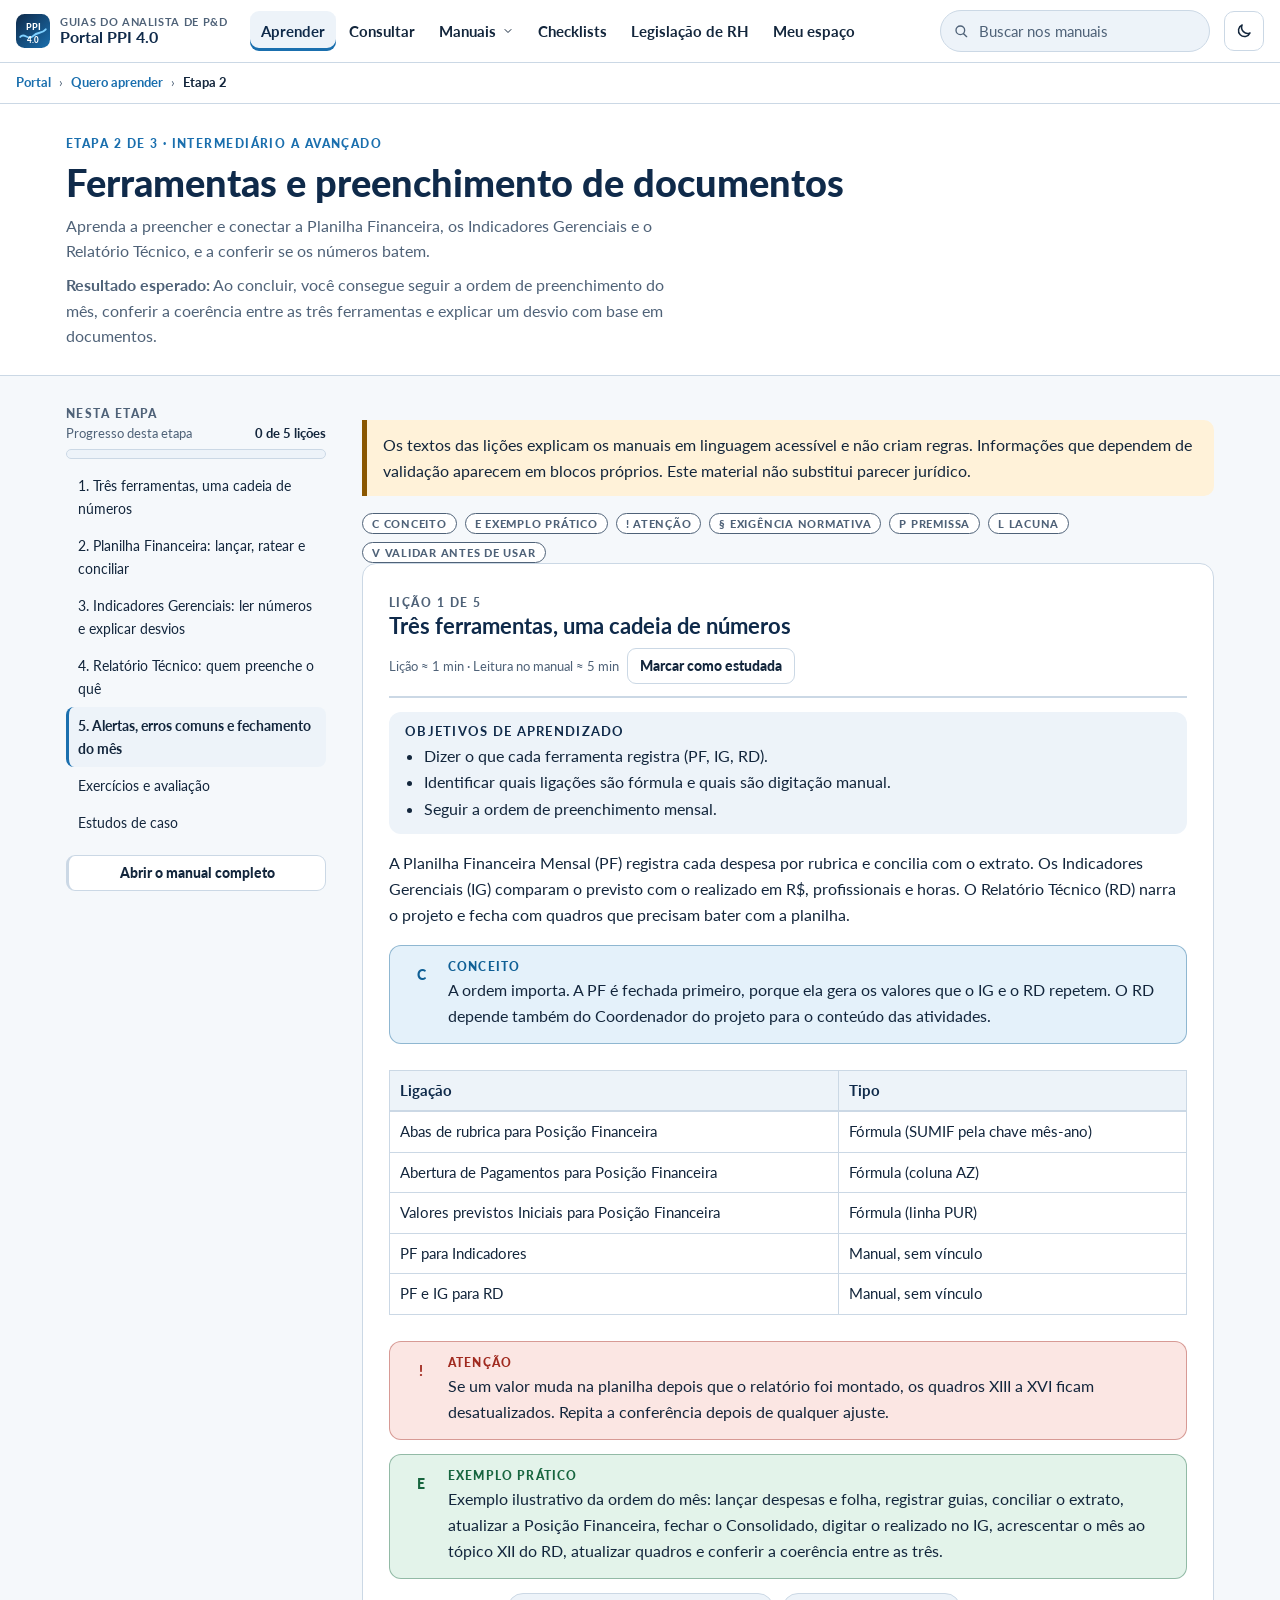
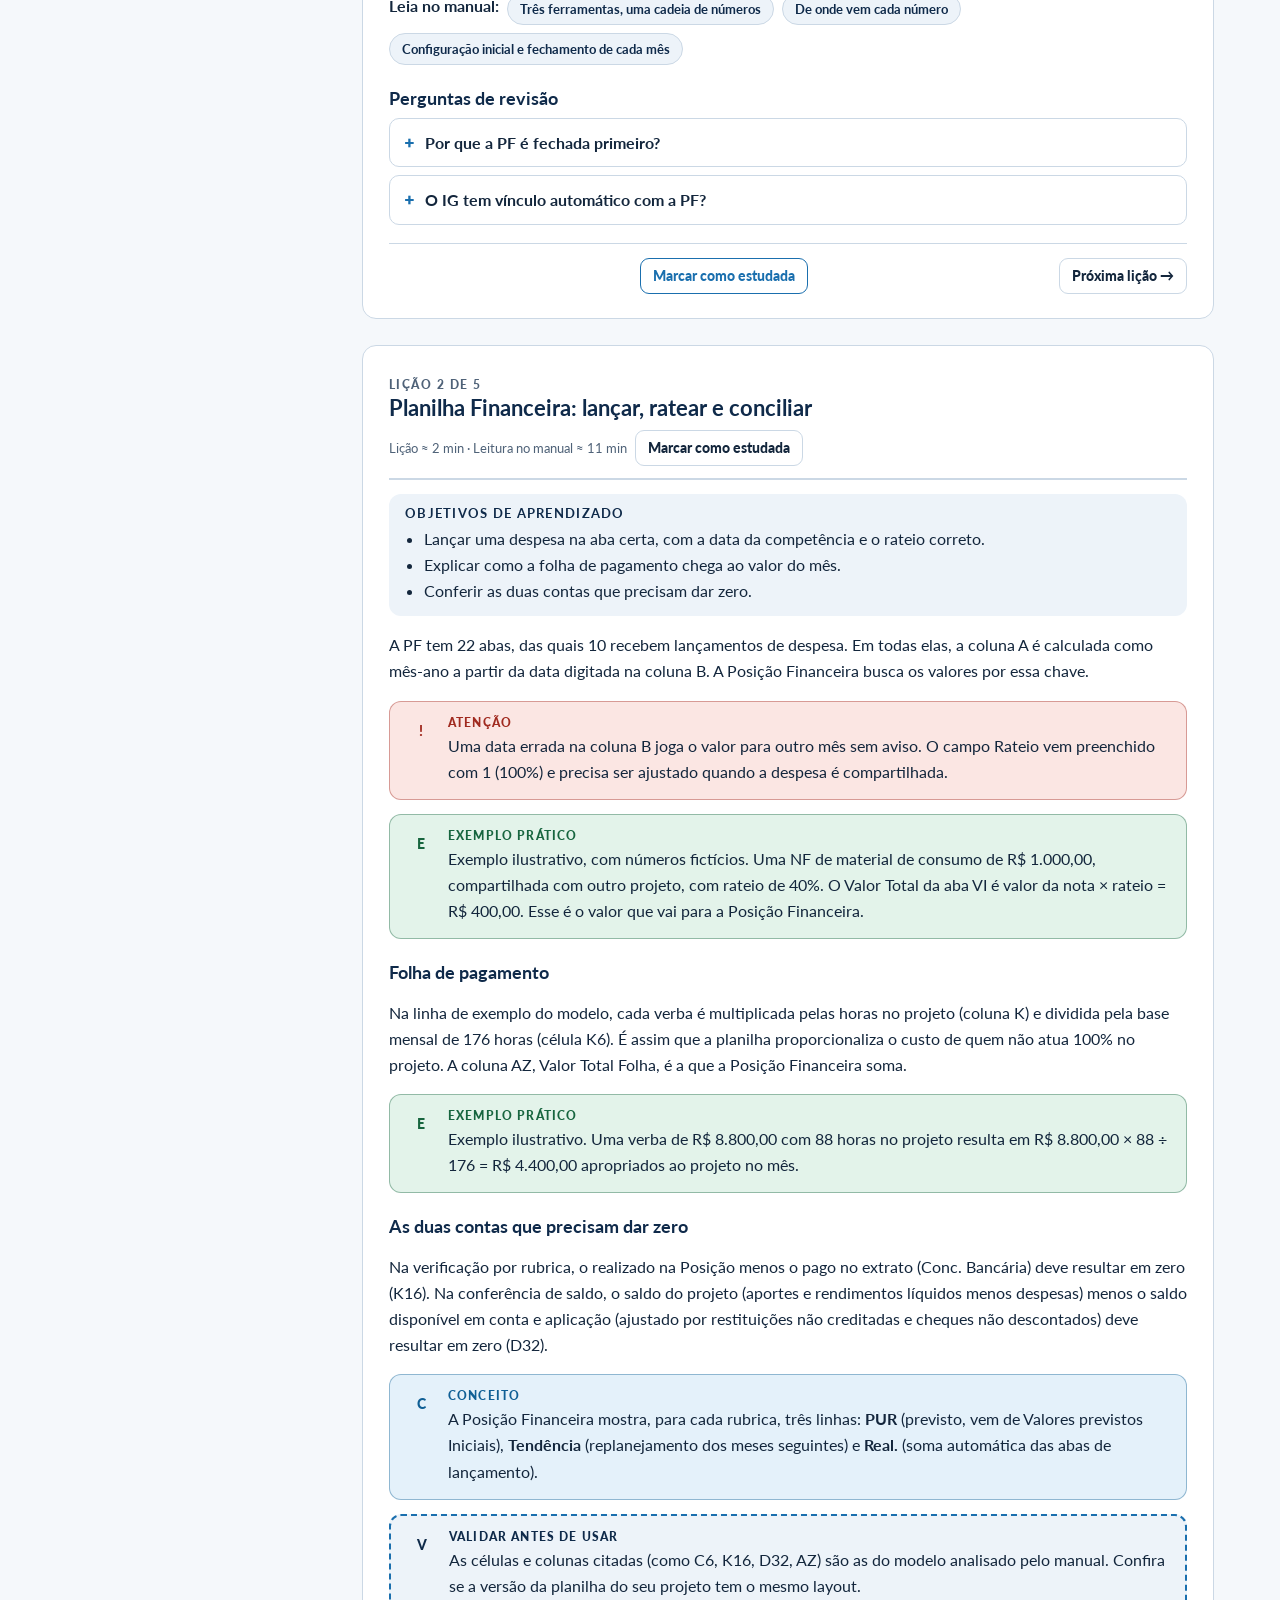
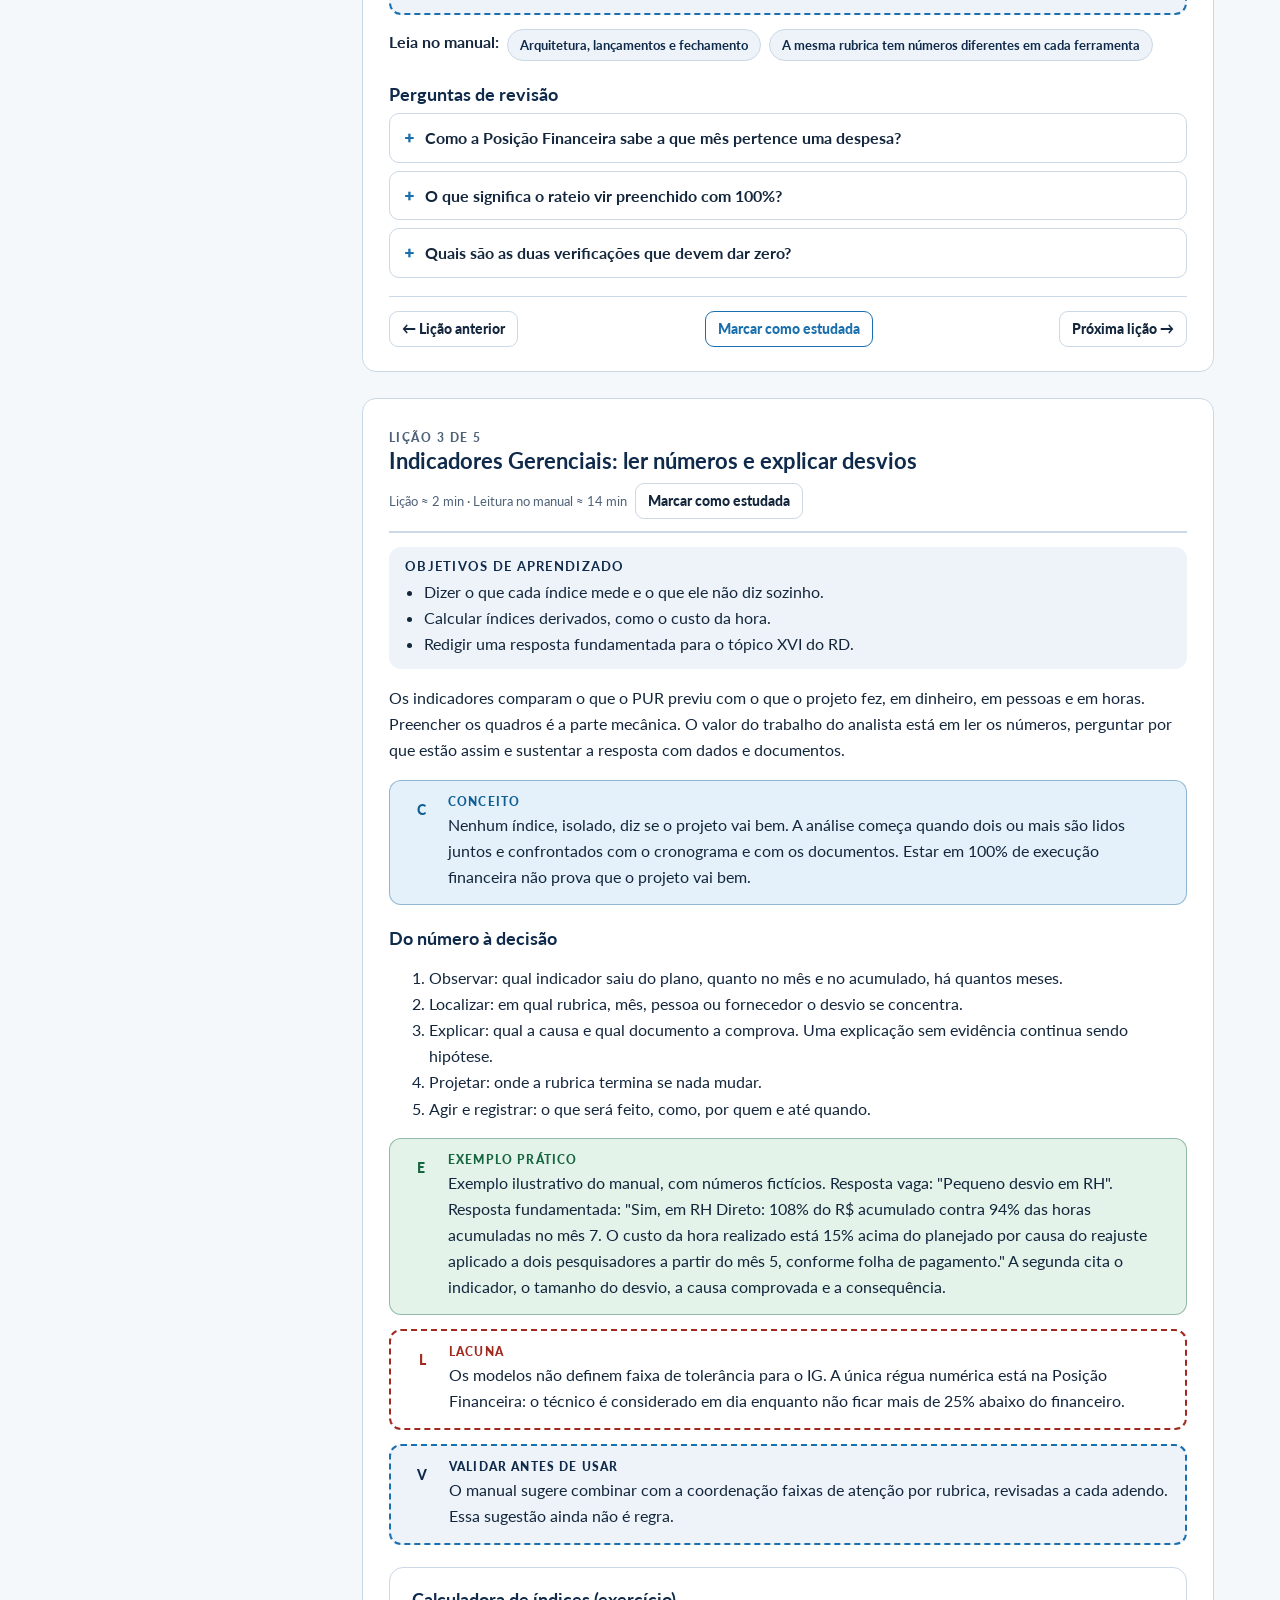
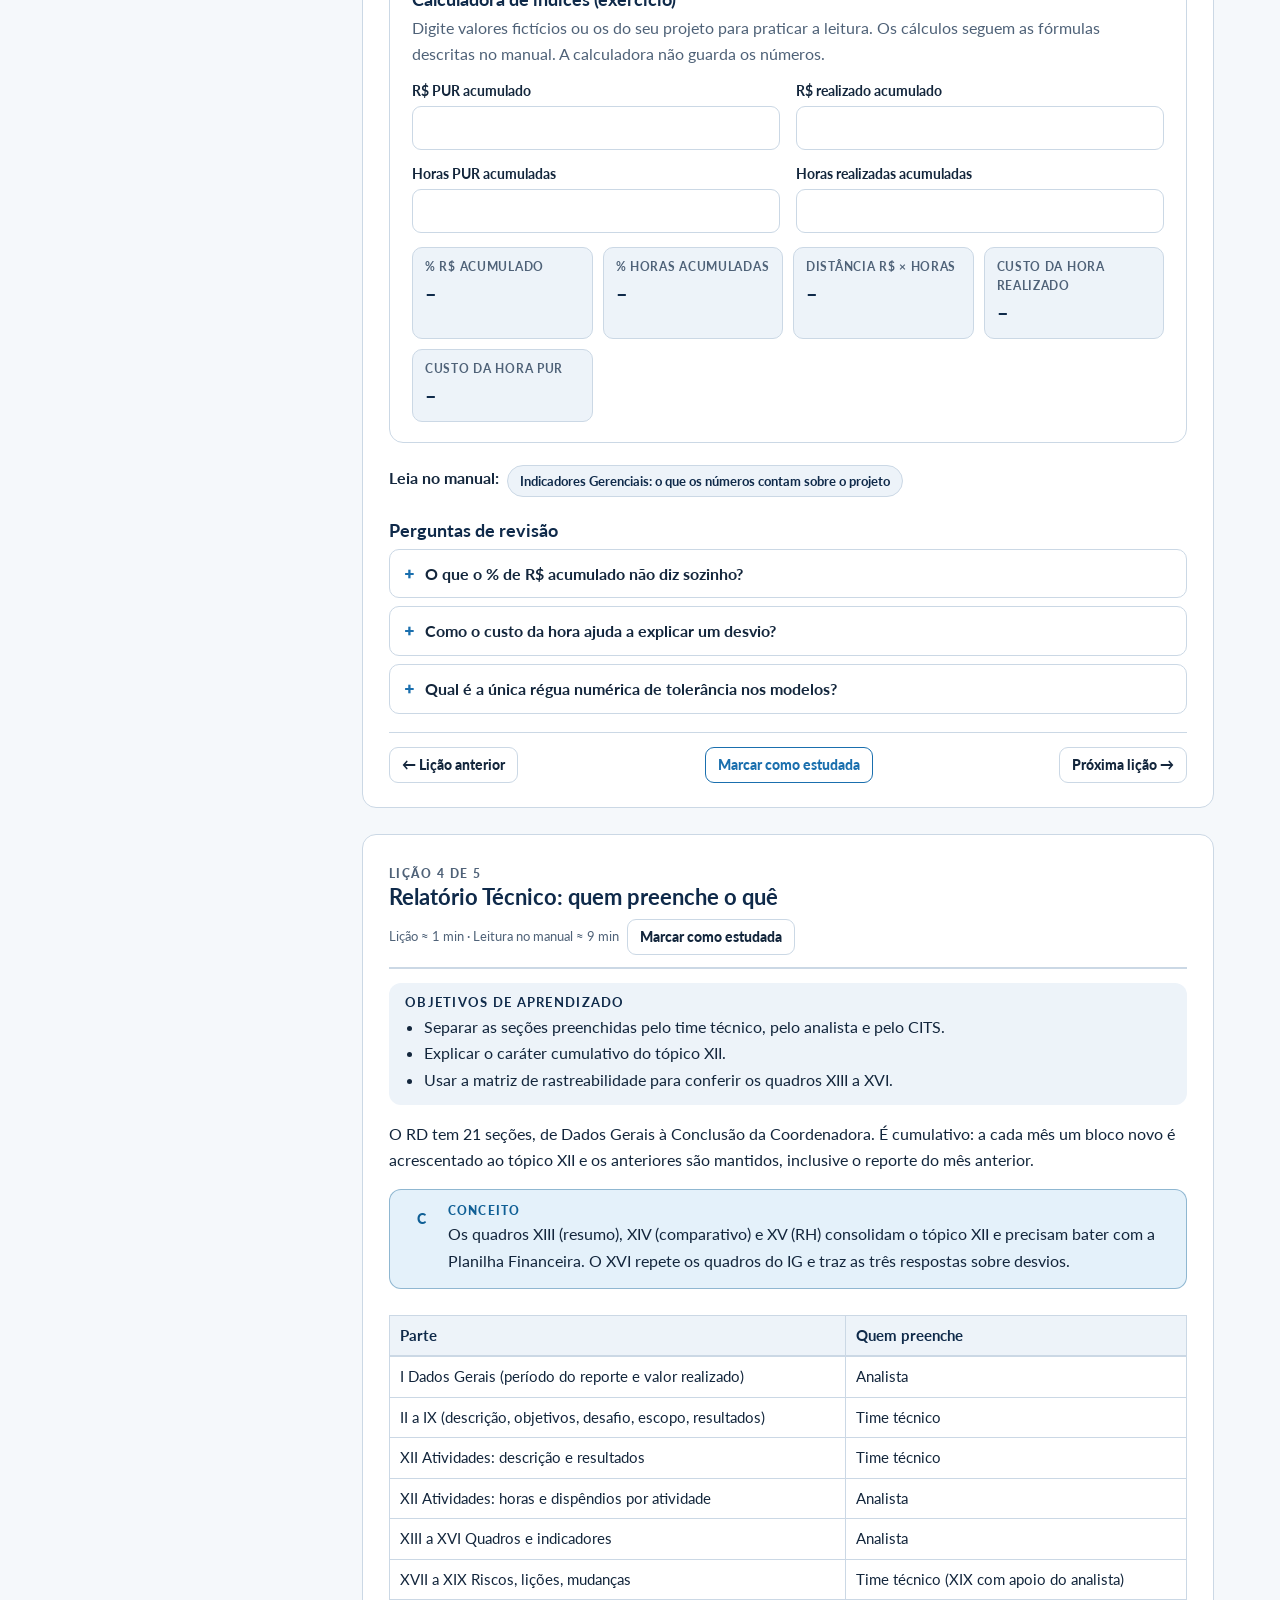
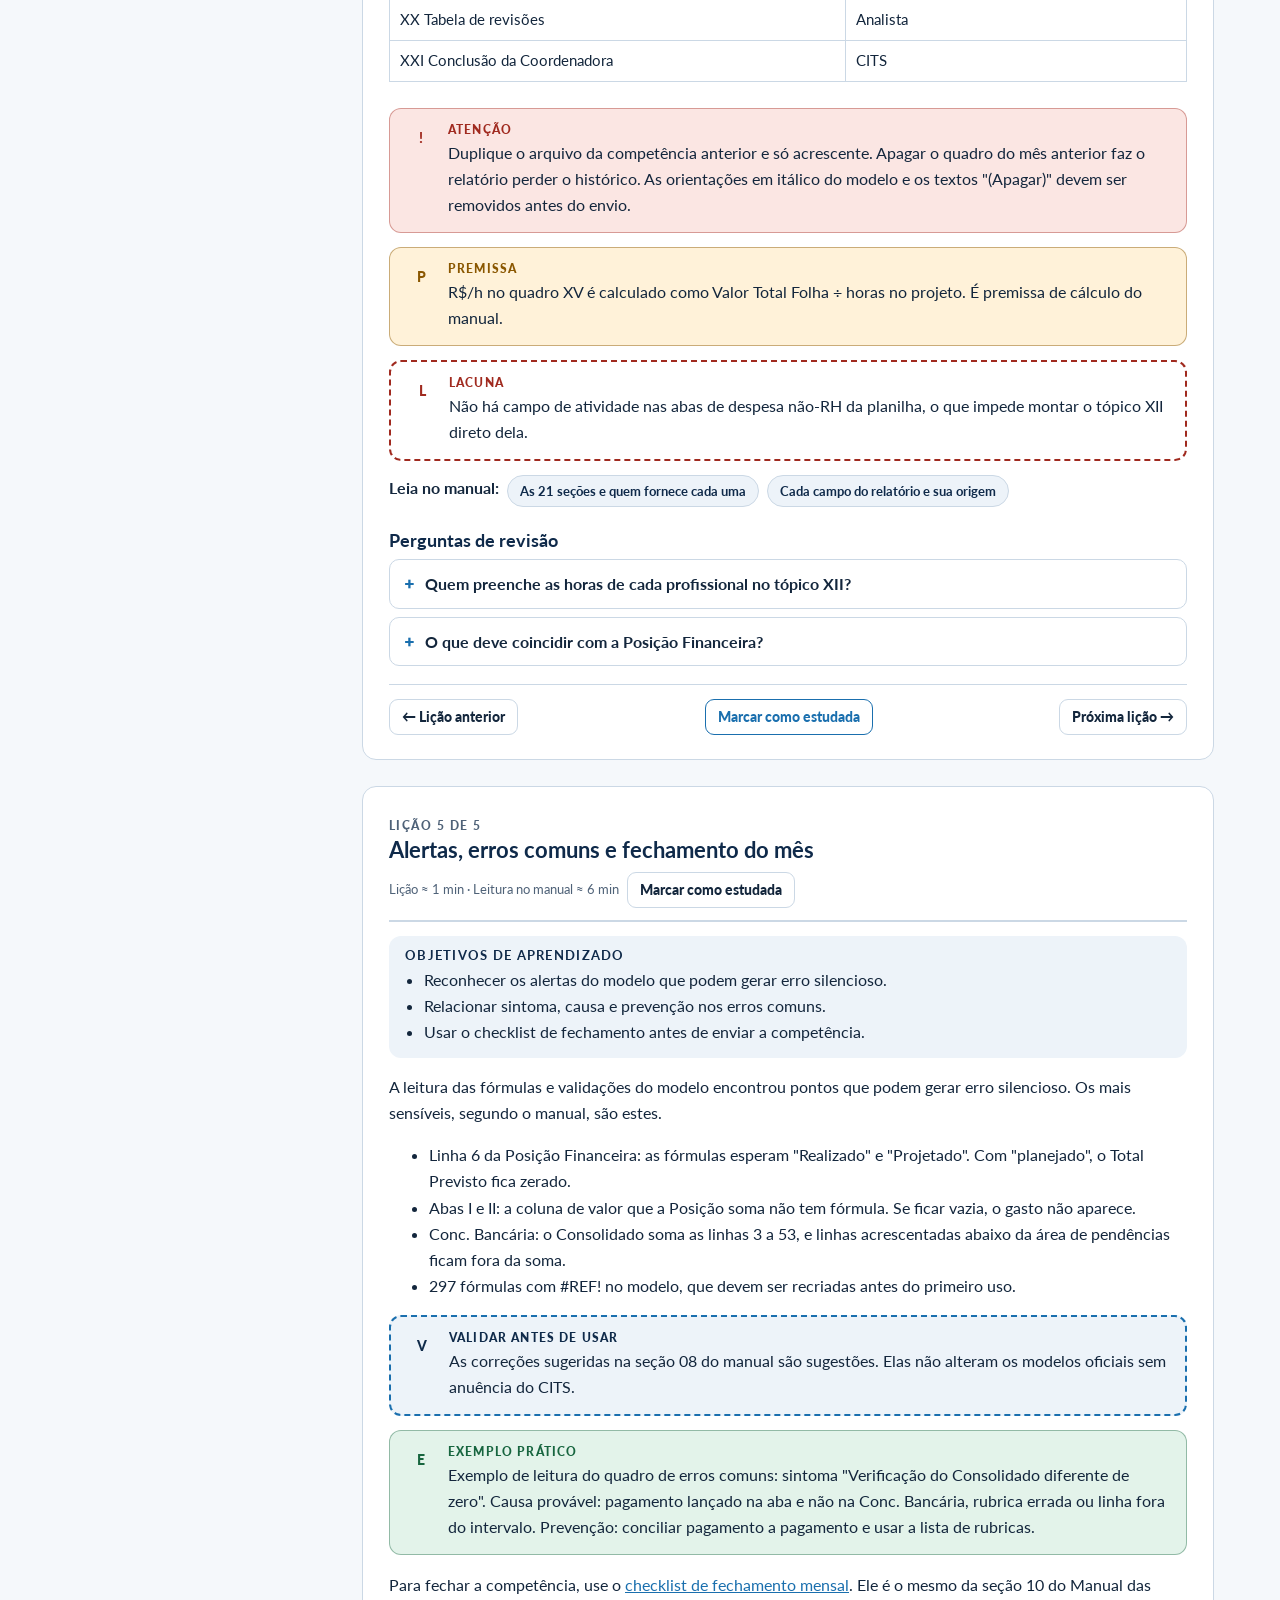
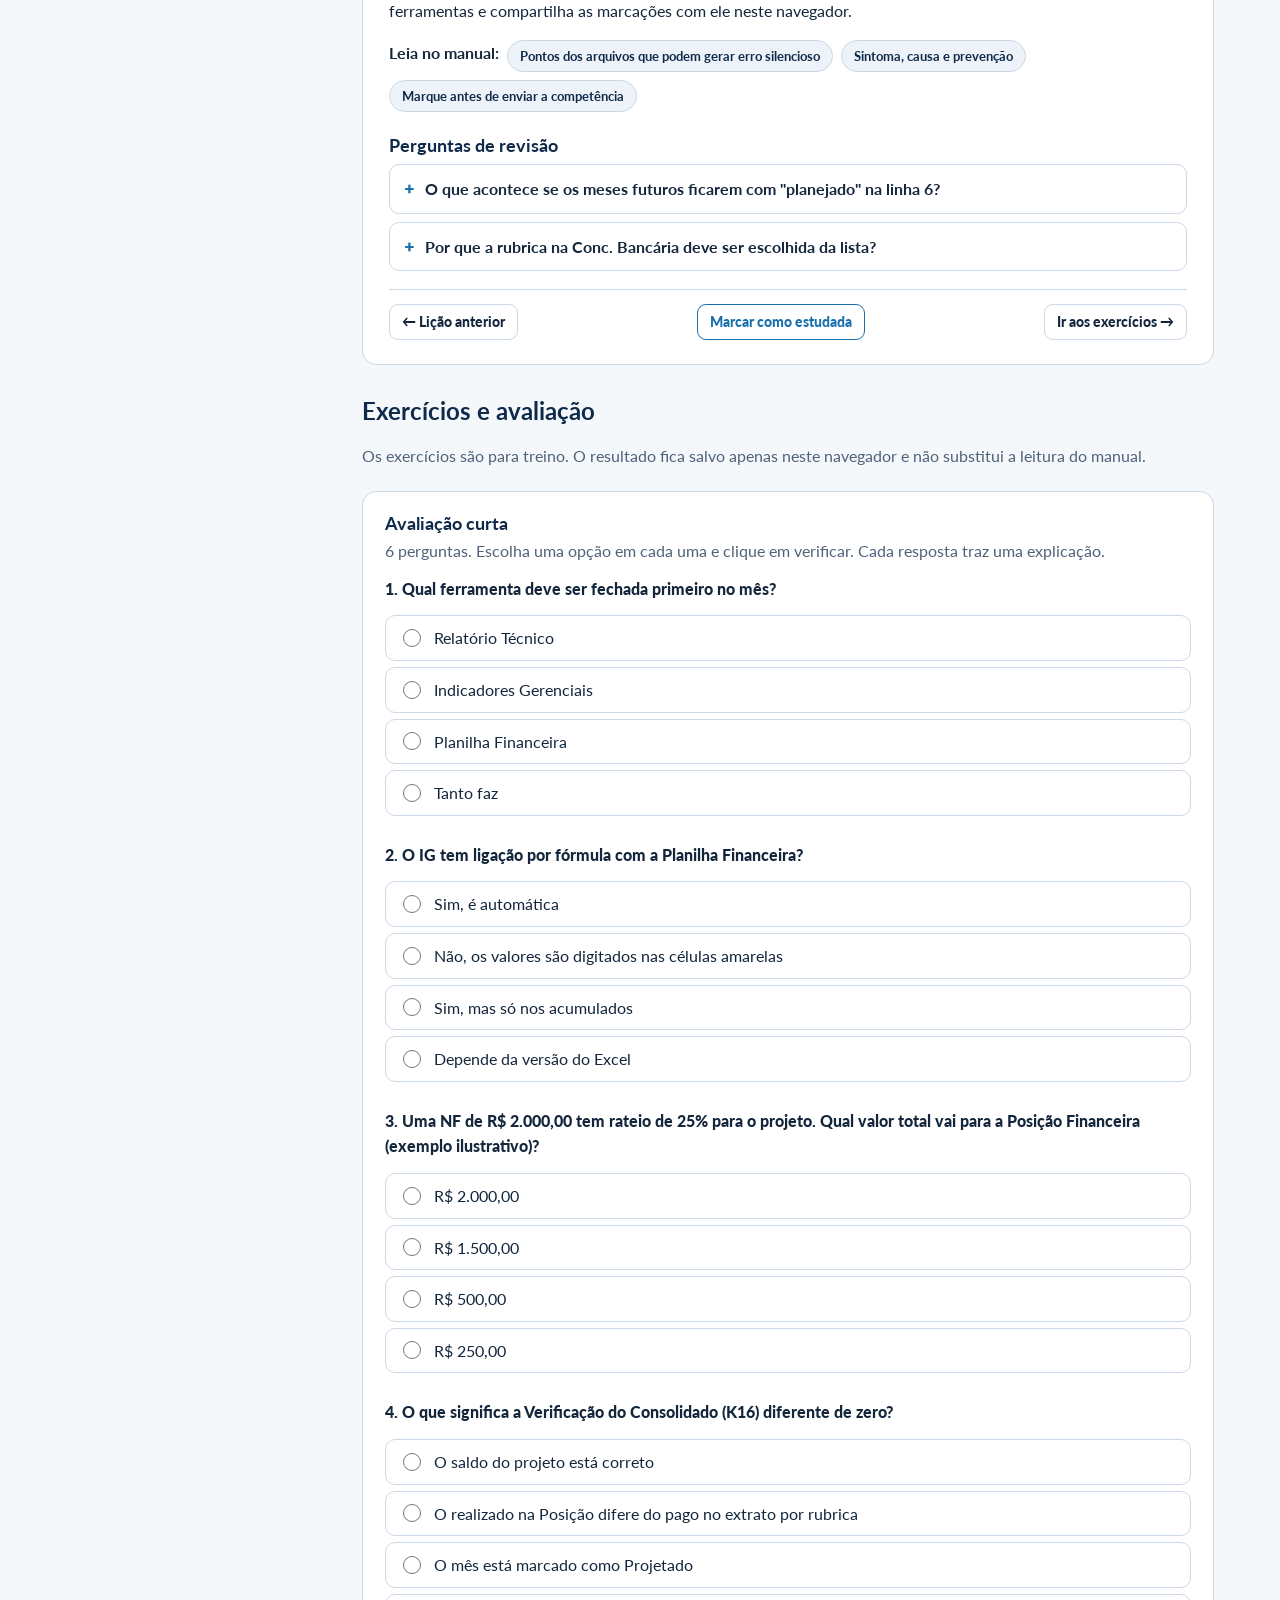
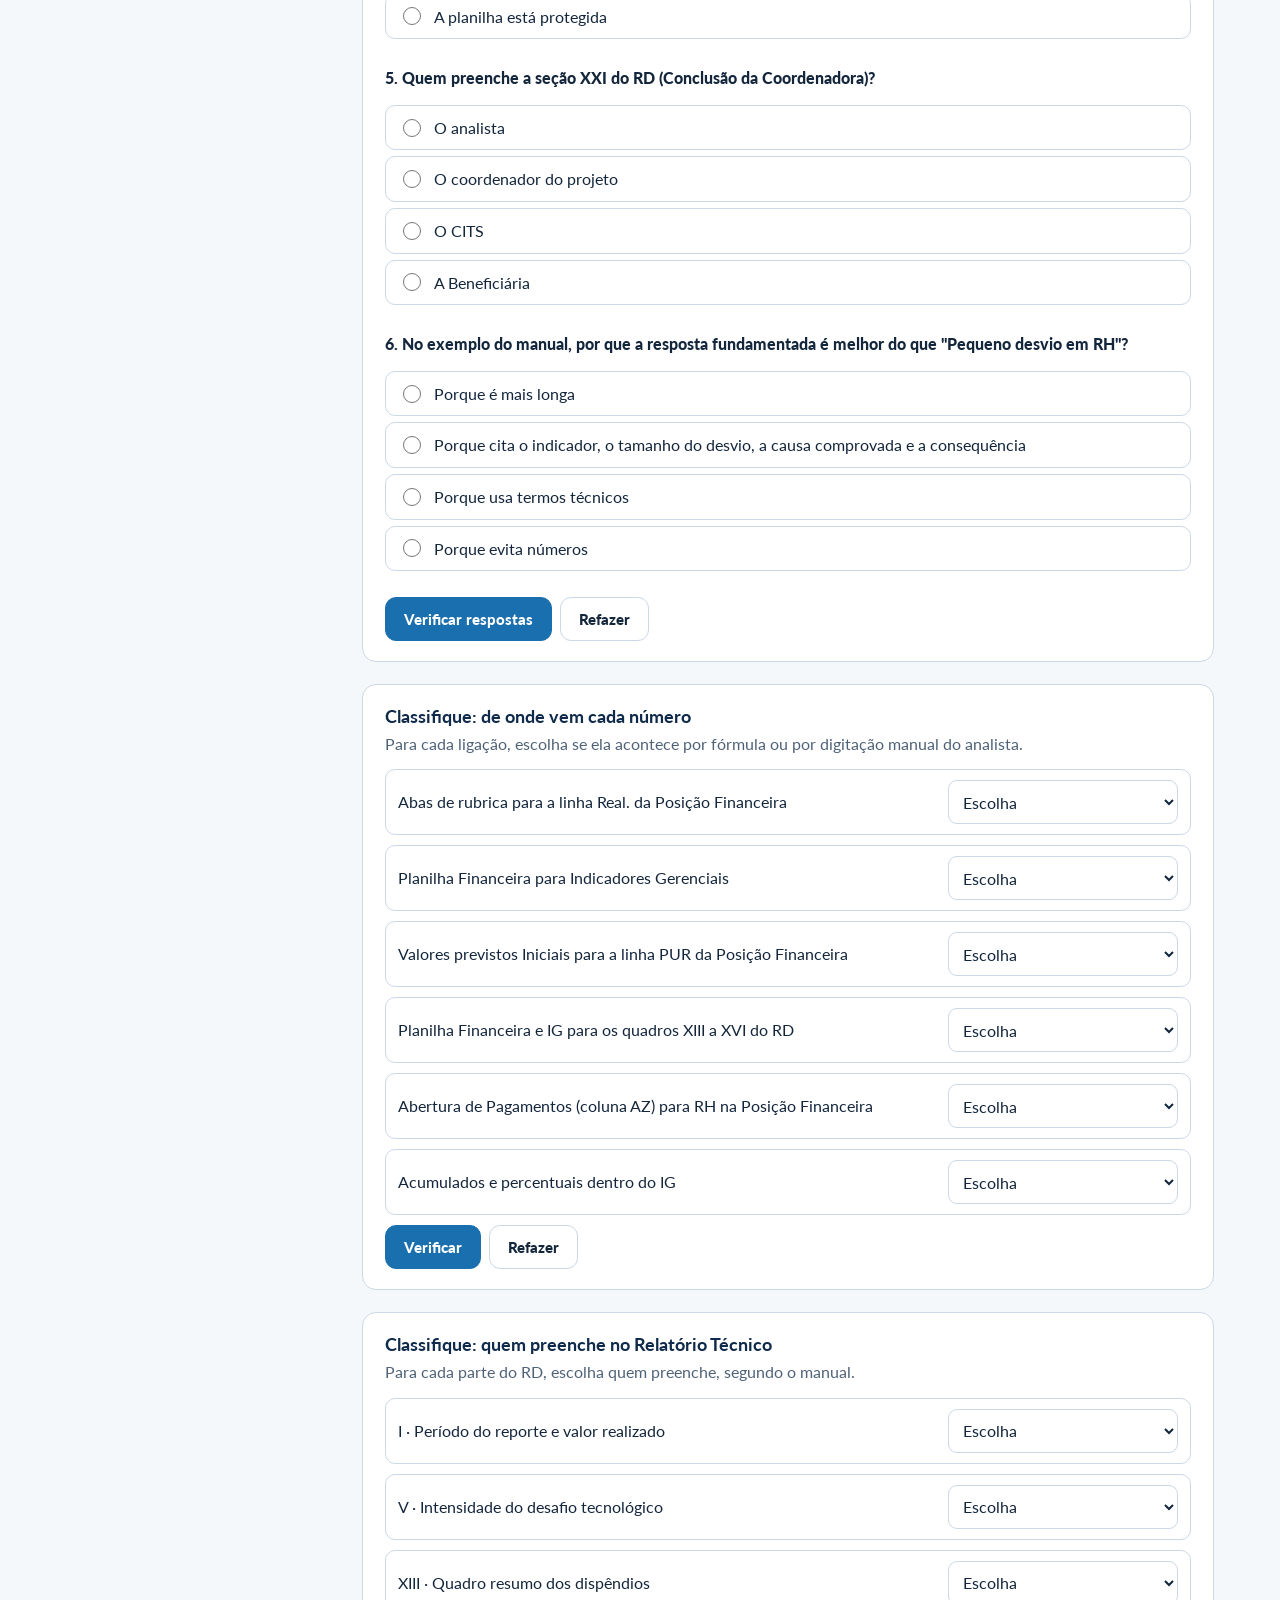
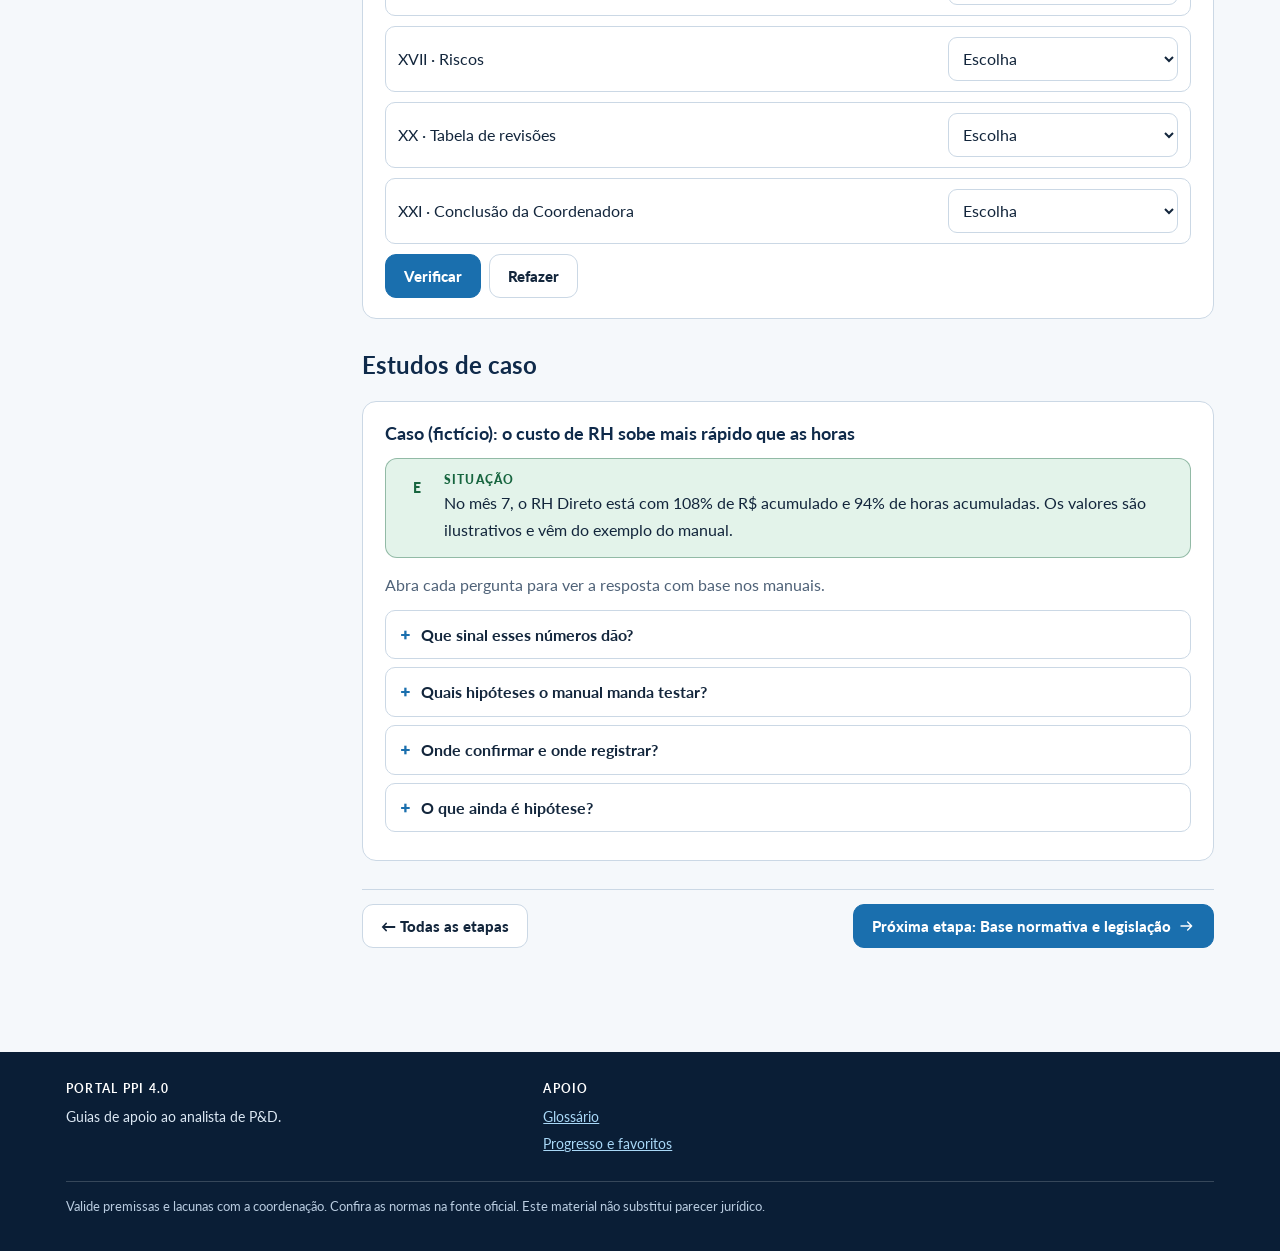
<file: aprender/etapa-2-ferramentas.html>
<!doctype html>
<html lang="pt-BR">
<head>
<meta charset="utf-8">
<meta name="viewport" content="width=device-width, initial-scale=1, viewport-fit=cover">
<title>Etapa 2: Ferramentas e preenchimento de documentos · Portal PPI 4.0</title>
<meta name="description" content="Aprenda a preencher e conectar a Planilha Financeira, os Indicadores Gerenciais e o Relatório Técnico, e a conferir se os números batem.">
<meta name="theme-color" content="#0F2A4A">
<script>(function(){var d=document.documentElement;d.classList.add('js');try{var s=localStorage.getItem('ppi40-guia-tema');if(s==='dark'||s==='light')d.setAttribute('data-theme',s)}catch(e){}})()</script>
<link rel="preconnect" href="https://fonts.googleapis.com"><link rel="preconnect" href="https://fonts.gstatic.com" crossorigin>
<link rel="stylesheet" href="https://fonts.googleapis.com/css2?family=Lato:wght@400;700;900&family=IBM+Plex+Mono:wght@400;500&display=swap">
<link rel="stylesheet" href="../assets/portal.css">
</head>
<body class="portal" data-page="stage" data-base="../">
<a class="skip-link" href="#conteudo">Ir para o conteúdo</a><header class="ph"><div class="ph-in"><a class="brand" href="../index.html" aria-label="Portal PPI 4.0, página inicial"><svg viewBox="0 0 40 40" aria-hidden="true" focusable="false"><defs><linearGradient id="lg" x1="0" y1="0" x2="1" y2="1"><stop offset="0" stop-color="#0F2A4A"/><stop offset="1" stop-color="#1A6FAE"/></linearGradient></defs><rect width="40" height="40" rx="10" fill="url(#lg)"/><path d="M5 27c5-6 9 5 15-1s10-2 15-8" fill="none" stroke="#7FD0FF" stroke-width="2.2" stroke-linecap="round"/><text x="20" y="19" text-anchor="middle" font-family="Lato,Arial,sans-serif" font-weight="900" font-size="11" fill="#fff">PPI</text><text x="20" y="34" text-anchor="middle" font-family="Lato,Arial,sans-serif" font-weight="900" font-size="9" fill="#fff">4.0</text></svg><span><small>Guias do analista de P&amp;D</small><b>Portal PPI 4.0</b></span></a><nav class="pnav" id="p-nav" aria-label="Navegação principal"><a href="../aprender.html" data-nav="aprender" aria-current="page">Aprender</a><a href="../consultar.html" data-nav="consultar">Consultar</a><div class="dd"><button type="button" class="dd-b" aria-expanded="false" aria-controls="p-dd" data-nav="manuais">Manuais <svg viewBox="0 0 24 24" fill="none" stroke="currentColor" stroke-width="2" stroke-linecap="round" stroke-linejoin="round" aria-hidden="true" focusable="false"><path d="m6 9 6 6 6-6"/></svg></button><div class="dd-m" id="p-dd"><a href="../guias/guia-prestacao-de-contas.html"><b>Guia de prestação de contas</b><small>Rotina, obrigações e fluxos</small></a><a href="../guias/manual-das-ferramentas.html"><b>Manual das ferramentas</b><small>Planilha, indicadores e relatório</small></a><a href="../guias/base-normativa-pdi.html"><b>Base normativa de PD&amp;I</b><small>Leis, resoluções e portarias</small></a></div></div><a href="../checklists.html" data-nav="checklists">Checklists</a><a href="../legislacao-rh.html" data-nav="rh">Legislação de RH</a><a href="../meu-espaco.html" data-nav="meu">Meu espaço</a></nav><div class="psearch" id="p-search"><form role="search" action="../consultar.html" method="get"><svg viewBox="0 0 24 24" fill="none" stroke="currentColor" stroke-width="2" stroke-linecap="round" stroke-linejoin="round" aria-hidden="true" focusable="false"><circle cx="11" cy="11" r="6.5"/><path d="m16 16 4.5 4.5"/></svg><label class="sr-only" for="p-q">Buscar nos três manuais</label><input id="p-q" name="q" type="search" placeholder="Buscar nos manuais" autocomplete="off" role="combobox" aria-autocomplete="list" aria-expanded="false" aria-controls="p-sug"></form><div class="sug" id="p-sug" role="listbox" aria-label="Sugestões de busca"></div></div><button type="button" class="ibtn" id="p-search-btn" aria-expanded="false" aria-controls="p-search" aria-label="Abrir busca"><svg viewBox="0 0 24 24" fill="none" stroke="currentColor" stroke-width="2" stroke-linecap="round" stroke-linejoin="round" aria-hidden="true" focusable="false"><circle cx="11" cy="11" r="6.5"/><path d="m16 16 4.5 4.5"/></svg></button><button type="button" class="ibtn" id="p-theme" aria-label="Alternar entre modo claro e escuro"><svg viewBox="0 0 24 24" fill="none" stroke="currentColor" stroke-width="2" stroke-linecap="round" stroke-linejoin="round" aria-hidden="true" focusable="false" class="ic-moon"><path d="M20 14.5A8 8 0 0 1 9.5 4a8 8 0 1 0 10.5 10.5z"/></svg><svg viewBox="0 0 24 24" fill="none" stroke="currentColor" stroke-width="2" stroke-linecap="round" stroke-linejoin="round" aria-hidden="true" focusable="false" class="ic-sun"><circle cx="12" cy="12" r="4"/><path d="M12 2v2M12 20v2M4.9 4.9l1.4 1.4M17.7 17.7l1.4 1.4M2 12h2M20 12h2M4.9 19.1l1.4-1.4M17.7 6.3l1.4-1.4"/></svg></button><button type="button" class="ibtn" id="p-menu-btn" aria-expanded="false" aria-controls="p-nav" aria-label="Abrir menu"><svg viewBox="0 0 24 24" fill="none" stroke="currentColor" stroke-width="2" stroke-linecap="round" stroke-linejoin="round" aria-hidden="true" focusable="false"><path d="M3 6h18M3 12h18M3 18h18"/></svg></button></div></header>
<nav class="crumbs" aria-label="Você está em"><ol><li><a href="../index.html">Portal</a></li><li><a href="../aprender.html">Quero aprender</a></li><li><span aria-current="page">Etapa 2</span></li></ol></nav>
<main id="conteudo" tabindex="-1">

<div class="page-head"><div class="wrap"><p class="eyebrow">Etapa 2 de 3 · Intermediário a avançado</p><h1>Ferramentas e preenchimento de documentos</h1><p>Aprenda a preencher e conectar a Planilha Financeira, os Indicadores Gerenciais e o Relatório Técnico, e a conferir se os números batem.</p>
<p style="margin-top:8px"><strong>Resultado esperado:</strong> Ao concluir, você consegue seguir a ordem de preenchimento do mês, conferir a coerência entre as três ferramentas e explicar um desvio com base em documentos.</p></div></div>
<div class="wrap layout2">
  <aside class="side-nav" aria-label="Nesta etapa"><div class="eyebrow muted">Nesta etapa</div><div class="prog" data-keys="lesson:e2-l1,lesson:e2-l2,lesson:e2-l3,lesson:e2-l4,lesson:e2-l5" data-unit="lições"><div class="plabel"><span>Progresso desta etapa</span><b data-prog-text>0 de 5 lições</b></div><div class="pbar" role="progressbar" aria-valuemin="0" aria-valuemax="100" aria-valuenow="0" aria-label="Progresso desta etapa"><i></i></div></div><ol><li><a href="#e2-l1" data-lesson-link="e2-l1">1. Três ferramentas, uma cadeia de números</a></li><li><a href="#e2-l2" data-lesson-link="e2-l2">2. Planilha Financeira: lançar, ratear e conciliar</a></li><li><a href="#e2-l3" data-lesson-link="e2-l3">3. Indicadores Gerenciais: ler números e explicar desvios</a></li><li><a href="#e2-l4" data-lesson-link="e2-l4">4. Relatório Técnico: quem preenche o quê</a></li><li><a href="#e2-l5" data-lesson-link="e2-l5">5. Alertas, erros comuns e fechamento do mês</a></li><li><a href="#exercicios">Exercícios e avaliação</a></li><li><a href="#casos">Estudos de caso</a></li></ol>
    <p style="margin-top:14px"><a class="btn sm ghost" href="../guias/manual-das-ferramentas.html">Abrir o manual completo</a></p></aside>
  <div class="reading">
    <p class="disclaimer">Os textos das lições explicam os manuais em linguagem acessível e não criam regras. Informações que dependem de validação aparecem em blocos próprios. Este material não substitui parecer jurídico.</p>
    <div class="legend"><span class="badge pt">C Conceito</span><span class="badge pt">E Exemplo prático</span><span class="badge pt">! Atenção</span><span class="badge pt">§ Exigência normativa</span><span class="badge pt">P Premissa</span><span class="badge pt">L Lacuna</span><span class="badge pt">V Validar antes de usar</span></div>
    <article class="lesson" id="e2-l1" data-lesson="e2-l1" data-title="Três ferramentas, uma cadeia de números"><header><div><span class="eyebrow muted">Lição 1 de 5</span><h2>Três ferramentas, uma cadeia de números</h2></div><div class="lmeta"><span>Lição ≈ 1 min · Leitura no manual ≈ 5 min</span><button type="button" class="btn sm ghost js-only" data-study data-key="lesson:e2-l1" aria-pressed="false">Marcar como estudada</button></div></header><div class="goals"><h3>Objetivos de aprendizado</h3><ul><li>Dizer o que cada ferramenta registra (PF, IG, RD).</li><li>Identificar quais ligações são fórmula e quais são digitação manual.</li><li>Seguir a ordem de preenchimento mensal.</li></ul></div><p>A Planilha Financeira Mensal (PF) registra cada despesa por rubrica e concilia com o extrato. Os Indicadores Gerenciais (IG) comparam o previsto com o realizado em R$, profissionais e horas. O Relatório Técnico (RD) narra o projeto e fecha com quadros que precisam bater com a planilha.</p><aside class="note n-concept"><span class="ni" aria-hidden="true">C</span><span class="nl">Conceito</span><div><p>A ordem importa. A PF é fechada primeiro, porque ela gera os valores que o IG e o RD repetem. O RD depende também do Coordenador do projeto para o conteúdo das atividades.</p></div></aside><div class="tbl-scroll"><table><caption class="sr-only">Ligações entre as ferramentas</caption><thead><tr><th scope="col">Ligação</th><th scope="col">Tipo</th></tr></thead><tbody><tr><td>Abas de rubrica para Posição Financeira</td><td>Fórmula (SUMIF pela chave mês-ano)</td></tr><tr><td>Abertura de Pagamentos para Posição Financeira</td><td>Fórmula (coluna AZ)</td></tr><tr><td>Valores previstos Iniciais para Posição Financeira</td><td>Fórmula (linha PUR)</td></tr><tr><td>PF para Indicadores</td><td>Manual, sem vínculo</td></tr><tr><td>PF e IG para RD</td><td>Manual, sem vínculo</td></tr></tbody></table></div><aside class="note n-alert"><span class="ni" aria-hidden="true">!</span><span class="nl">Atenção</span><div><p>Se um valor muda na planilha depois que o relatório foi montado, os quadros XIII a XVI ficam desatualizados. Repita a conferência depois de qualquer ajuste.</p></div></aside><aside class="note n-example"><span class="ni" aria-hidden="true">E</span><span class="nl">Exemplo prático</span><div><p>Exemplo ilustrativo da ordem do mês: lançar despesas e folha, registrar guias, conciliar o extrato, atualizar a Posição Financeira, fechar o Consolidado, digitar o realizado no IG, acrescentar o mês ao tópico XII do RD, atualizar quadros e conferir a coerência entre as três.</p></div></aside><div class="read-links" role="group" aria-label="Leitura no manual"><strong>Leia no manual:</strong><a class="chip" href="../guias/manual-das-ferramentas.html#resumo">Três ferramentas, uma cadeia de números</a><a class="chip" href="../guias/manual-das-ferramentas.html#integracao">De onde vem cada número</a><a class="chip" href="../guias/manual-das-ferramentas.html#ordem">Configuração inicial e fechamento de cada mês</a></div><h3>Perguntas de revisão</h3><details class="flip"><summary>Por que a PF é fechada primeiro?</summary><div><p>Porque é a fonte de todos os valores em R$. IG e RD repetem esses valores.</p></div></details><details class="flip"><summary>O IG tem vínculo automático com a PF?</summary><div><p>Não. Os valores mensais são digitados nas células amarelas do IG, então vale conferir a transcrição.</p></div></details><div class="lesson-foot"><span></span><button type="button" class="btn sm js-only" data-study data-key="lesson:e2-l1" aria-pressed="false">Marcar como estudada</button><a class="btn ghost sm" href="#e2-l2">Próxima lição →</a></div></article><article class="lesson" id="e2-l2" data-lesson="e2-l2" data-title="Planilha Financeira: lançar, ratear e conciliar"><header><div><span class="eyebrow muted">Lição 2 de 5</span><h2>Planilha Financeira: lançar, ratear e conciliar</h2></div><div class="lmeta"><span>Lição ≈ 2 min · Leitura no manual ≈ 11 min</span><button type="button" class="btn sm ghost js-only" data-study data-key="lesson:e2-l2" aria-pressed="false">Marcar como estudada</button></div></header><div class="goals"><h3>Objetivos de aprendizado</h3><ul><li>Lançar uma despesa na aba certa, com a data da competência e o rateio correto.</li><li>Explicar como a folha de pagamento chega ao valor do mês.</li><li>Conferir as duas contas que precisam dar zero.</li></ul></div><p>A PF tem 22 abas, das quais 10 recebem lançamentos de despesa. Em todas elas, a coluna A é calculada como mês-ano a partir da data digitada na coluna B. A Posição Financeira busca os valores por essa chave.</p><aside class="note n-alert"><span class="ni" aria-hidden="true">!</span><span class="nl">Atenção</span><div><p>Uma data errada na coluna B joga o valor para outro mês sem aviso. O campo Rateio vem preenchido com 1 (100%) e precisa ser ajustado quando a despesa é compartilhada.</p></div></aside><aside class="note n-example"><span class="ni" aria-hidden="true">E</span><span class="nl">Exemplo prático</span><div><p>Exemplo ilustrativo, com números fictícios. Uma NF de material de consumo de R$ 1.000,00, compartilhada com outro projeto, com rateio de 40%. O Valor Total da aba VI é valor da nota × rateio = R$ 400,00. Esse é o valor que vai para a Posição Financeira.</p></div></aside><h3>Folha de pagamento</h3><p>Na linha de exemplo do modelo, cada verba é multiplicada pelas horas no projeto (coluna K) e dividida pela base mensal de 176 horas (célula K6). É assim que a planilha proporcionaliza o custo de quem não atua 100% no projeto. A coluna AZ, Valor Total Folha, é a que a Posição Financeira soma.</p><aside class="note n-example"><span class="ni" aria-hidden="true">E</span><span class="nl">Exemplo prático</span><div><p>Exemplo ilustrativo. Uma verba de R$ 8.800,00 com 88 horas no projeto resulta em R$ 8.800,00 × 88 ÷ 176 = R$ 4.400,00 apropriados ao projeto no mês.</p></div></aside><h3>As duas contas que precisam dar zero</h3><p>Na verificação por rubrica, o realizado na Posição menos o pago no extrato (Conc. Bancária) deve resultar em zero (K16). Na conferência de saldo, o saldo do projeto (aportes e rendimentos líquidos menos despesas) menos o saldo disponível em conta e aplicação (ajustado por restituições não creditadas e cheques não descontados) deve resultar em zero (D32).</p><aside class="note n-concept"><span class="ni" aria-hidden="true">C</span><span class="nl">Conceito</span><div><p>A Posição Financeira mostra, para cada rubrica, três linhas: <strong>PUR</strong> (previsto, vem de Valores previstos Iniciais), <strong>Tendência</strong> (replanejamento dos meses seguintes) e <strong>Real.</strong> (soma automática das abas de lançamento).</p></div></aside><aside class="note n-valid"><span class="ni" aria-hidden="true">V</span><span class="nl">Validar antes de usar</span><div><p>As células e colunas citadas (como C6, K16, D32, AZ) são as do modelo analisado pelo manual. Confira se a versão da planilha do seu projeto tem o mesmo layout.</p></div></aside><div class="read-links" role="group" aria-label="Leitura no manual"><strong>Leia no manual:</strong><a class="chip" href="../guias/manual-das-ferramentas.html#pf">Arquitetura, lançamentos e fechamento</a><a class="chip" href="../guias/manual-das-ferramentas.html#rubricas">A mesma rubrica tem números diferentes em cada ferramenta</a></div><h3>Perguntas de revisão</h3><details class="flip"><summary>Como a Posição Financeira sabe a que mês pertence uma despesa?</summary><div><p>Pela chave mês-ano da coluna A, calculada a partir da data da coluna B de cada aba de lançamento.</p></div></details><details class="flip"><summary>O que significa o rateio vir preenchido com 100%?</summary><div><p>Que a despesa é integralmente apropriada ao projeto. Se for compartilhada, o rateio precisa ser ajustado antes do lançamento.</p></div></details><details class="flip"><summary>Quais são as duas verificações que devem dar zero?</summary><div><p>A Verificação do Consolidado (K16) e a Diferença entre saldo do projeto e saldo disponível (D32).</p></div></details><div class="lesson-foot"><a class="btn ghost sm" href="#e2-l1">← Lição anterior</a><button type="button" class="btn sm js-only" data-study data-key="lesson:e2-l2" aria-pressed="false">Marcar como estudada</button><a class="btn ghost sm" href="#e2-l3">Próxima lição →</a></div></article><article class="lesson" id="e2-l3" data-lesson="e2-l3" data-title="Indicadores Gerenciais: ler números e explicar desvios"><header><div><span class="eyebrow muted">Lição 3 de 5</span><h2>Indicadores Gerenciais: ler números e explicar desvios</h2></div><div class="lmeta"><span>Lição ≈ 2 min · Leitura no manual ≈ 14 min</span><button type="button" class="btn sm ghost js-only" data-study data-key="lesson:e2-l3" aria-pressed="false">Marcar como estudada</button></div></header><div class="goals"><h3>Objetivos de aprendizado</h3><ul><li>Dizer o que cada índice mede e o que ele não diz sozinho.</li><li>Calcular índices derivados, como o custo da hora.</li><li>Redigir uma resposta fundamentada para o tópico XVI do RD.</li></ul></div><p>Os indicadores comparam o que o PUR previu com o que o projeto fez, em dinheiro, em pessoas e em horas. Preencher os quadros é a parte mecânica. O valor do trabalho do analista está em ler os números, perguntar por que estão assim e sustentar a resposta com dados e documentos.</p><aside class="note n-concept"><span class="ni" aria-hidden="true">C</span><span class="nl">Conceito</span><div><p>Nenhum índice, isolado, diz se o projeto vai bem. A análise começa quando dois ou mais são lidos juntos e confrontados com o cronograma e com os documentos. Estar em 100% de execução financeira não prova que o projeto vai bem.</p></div></aside><h3>Do número à decisão</h3><ol><li>Observar: qual indicador saiu do plano, quanto no mês e no acumulado, há quantos meses.</li><li>Localizar: em qual rubrica, mês, pessoa ou fornecedor o desvio se concentra.</li><li>Explicar: qual a causa e qual documento a comprova. Uma explicação sem evidência continua sendo hipótese.</li><li>Projetar: onde a rubrica termina se nada mudar.</li><li>Agir e registrar: o que será feito, como, por quem e até quando.</li></ol><aside class="note n-example"><span class="ni" aria-hidden="true">E</span><span class="nl">Exemplo prático</span><div><p>Exemplo ilustrativo do manual, com números fictícios. Resposta vaga: "Pequeno desvio em RH". Resposta fundamentada: "Sim, em RH Direto: 108% do R$ acumulado contra 94% das horas acumuladas no mês 7. O custo da hora realizado está 15% acima do planejado por causa do reajuste aplicado a dois pesquisadores a partir do mês 5, conforme folha de pagamento." A segunda cita o indicador, o tamanho do desvio, a causa comprovada e a consequência.</p></div></aside><aside class="note n-gap"><span class="ni" aria-hidden="true">L</span><span class="nl">Lacuna</span><div><p>Os modelos não definem faixa de tolerância para o IG. A única régua numérica está na Posição Financeira: o técnico é considerado em dia enquanto não ficar mais de 25% abaixo do financeiro.</p></div></aside><aside class="note n-valid"><span class="ni" aria-hidden="true">V</span><span class="nl">Validar antes de usar</span><div><p>O manual sugere combinar com a coordenação faixas de atenção por rubrica, revisadas a cada adendo. Essa sugestão ainda não é regra.</p></div></aside><div class="ex" data-calc="ind"><h3>Calculadora de índices (exercício)</h3><p class="sub">Digite valores fictícios ou os do seu projeto para praticar a leitura. Os cálculos seguem as fórmulas descritas no manual. A calculadora não guarda os números.</p><div class="calc"><label>R$ PUR acumulado<input type="number" inputmode="decimal" step="any" min="0" data-f="pur"></label><label>R$ realizado acumulado<input type="number" inputmode="decimal" step="any" min="0" data-f="real"></label><label>Horas PUR acumuladas<input type="number" inputmode="decimal" step="any" min="0" data-f="hpur"></label><label>Horas realizadas acumuladas<input type="number" inputmode="decimal" step="any" min="0" data-f="hreal"></label></div><div class="calc-out" aria-live="polite"><div><small>% R$ acumulado</small><b data-o="pr">–</b></div><div><small>% horas acumuladas</small><b data-o="ph">–</b></div><div><small>Distância R$ × horas</small><b data-o="dist">–</b></div><div><small>Custo da hora realizado</small><b data-o="ch">–</b></div><div><small>Custo da hora PUR</small><b data-o="chp">–</b></div></div><p class="fb" data-o="read" hidden></p></div><div class="read-links" role="group" aria-label="Leitura no manual"><strong>Leia no manual:</strong><a class="chip" href="../guias/manual-das-ferramentas.html#ig">Indicadores Gerenciais: o que os números contam sobre o projeto</a></div><h3>Perguntas de revisão</h3><details class="flip"><summary>O que o % de R$ acumulado não diz sozinho?</summary><div><p>Se o dinheiro gasto virou entrega. Um projeto pode estar em 100% financeiro e atrasado tecnicamente.</p></div></details><details class="flip"><summary>Como o custo da hora ajuda a explicar um desvio?</summary><div><p>Separa efeito preço de efeito volume. Se o custo da hora subiu, o desvio vem do preço: salário, encargos, provisões ou perfil da equipe.</p></div></details><details class="flip"><summary>Qual é a única régua numérica de tolerância nos modelos?</summary><div><p>O status técnico da Posição Financeira: o técnico é considerado em dia enquanto não ficar mais de 25% abaixo do financeiro.</p></div></details><div class="lesson-foot"><a class="btn ghost sm" href="#e2-l2">← Lição anterior</a><button type="button" class="btn sm js-only" data-study data-key="lesson:e2-l3" aria-pressed="false">Marcar como estudada</button><a class="btn ghost sm" href="#e2-l4">Próxima lição →</a></div></article><article class="lesson" id="e2-l4" data-lesson="e2-l4" data-title="Relatório Técnico: quem preenche o quê"><header><div><span class="eyebrow muted">Lição 4 de 5</span><h2>Relatório Técnico: quem preenche o quê</h2></div><div class="lmeta"><span>Lição ≈ 1 min · Leitura no manual ≈ 9 min</span><button type="button" class="btn sm ghost js-only" data-study data-key="lesson:e2-l4" aria-pressed="false">Marcar como estudada</button></div></header><div class="goals"><h3>Objetivos de aprendizado</h3><ul><li>Separar as seções preenchidas pelo time técnico, pelo analista e pelo CITS.</li><li>Explicar o caráter cumulativo do tópico XII.</li><li>Usar a matriz de rastreabilidade para conferir os quadros XIII a XVI.</li></ul></div><p>O RD tem 21 seções, de Dados Gerais à Conclusão da Coordenadora. É cumulativo: a cada mês um bloco novo é acrescentado ao tópico XII e os anteriores são mantidos, inclusive o reporte do mês anterior.</p><aside class="note n-concept"><span class="ni" aria-hidden="true">C</span><span class="nl">Conceito</span><div><p>Os quadros XIII (resumo), XIV (comparativo) e XV (RH) consolidam o tópico XII e precisam bater com a Planilha Financeira. O XVI repete os quadros do IG e traz as três respostas sobre desvios.</p></div></aside><div class="tbl-scroll"><table><caption class="sr-only">Quem preenche cada parte do RD</caption><thead><tr><th scope="col">Parte</th><th scope="col">Quem preenche</th></tr></thead><tbody><tr><td>I Dados Gerais (período do reporte e valor realizado)</td><td>Analista</td></tr><tr><td>II a IX (descrição, objetivos, desafio, escopo, resultados)</td><td>Time técnico</td></tr><tr><td>XII Atividades: descrição e resultados</td><td>Time técnico</td></tr><tr><td>XII Atividades: horas e dispêndios por atividade</td><td>Analista</td></tr><tr><td>XIII a XVI Quadros e indicadores</td><td>Analista</td></tr><tr><td>XVII a XIX Riscos, lições, mudanças</td><td>Time técnico (XIX com apoio do analista)</td></tr><tr><td>XX Tabela de revisões</td><td>Analista</td></tr><tr><td>XXI Conclusão da Coordenadora</td><td>CITS</td></tr></tbody></table></div><aside class="note n-alert"><span class="ni" aria-hidden="true">!</span><span class="nl">Atenção</span><div><p>Duplique o arquivo da competência anterior e só acrescente. Apagar o quadro do mês anterior faz o relatório perder o histórico. As orientações em itálico do modelo e os textos "(Apagar)" devem ser removidos antes do envio.</p></div></aside><aside class="note n-premise"><span class="ni" aria-hidden="true">P</span><span class="nl">Premissa</span><div><p>R$/h no quadro XV é calculado como Valor Total Folha ÷ horas no projeto. É premissa de cálculo do manual.</p></div></aside><aside class="note n-gap"><span class="ni" aria-hidden="true">L</span><span class="nl">Lacuna</span><div><p>Não há campo de atividade nas abas de despesa não-RH da planilha, o que impede montar o tópico XII direto dela.</p></div></aside><div class="read-links" role="group" aria-label="Leitura no manual"><strong>Leia no manual:</strong><a class="chip" href="../guias/manual-das-ferramentas.html#rd">As 21 seções e quem fornece cada uma</a><a class="chip" href="../guias/manual-das-ferramentas.html#rastreio">Cada campo do relatório e sua origem</a></div><h3>Perguntas de revisão</h3><details class="flip"><summary>Quem preenche as horas de cada profissional no tópico XII?</summary><div><p>O analista, com as horas da Abertura de Pagamentos (coluna K).</p></div></details><details class="flip"><summary>O que deve coincidir com a Posição Financeira?</summary><div><p>O quadro XIII (total do RD por rubrica) com a coluna E (Total Realizado) da Posição Financeira.</p></div></details><div class="lesson-foot"><a class="btn ghost sm" href="#e2-l3">← Lição anterior</a><button type="button" class="btn sm js-only" data-study data-key="lesson:e2-l4" aria-pressed="false">Marcar como estudada</button><a class="btn ghost sm" href="#e2-l5">Próxima lição →</a></div></article><article class="lesson" id="e2-l5" data-lesson="e2-l5" data-title="Alertas, erros comuns e fechamento do mês"><header><div><span class="eyebrow muted">Lição 5 de 5</span><h2>Alertas, erros comuns e fechamento do mês</h2></div><div class="lmeta"><span>Lição ≈ 1 min · Leitura no manual ≈ 6 min</span><button type="button" class="btn sm ghost js-only" data-study data-key="lesson:e2-l5" aria-pressed="false">Marcar como estudada</button></div></header><div class="goals"><h3>Objetivos de aprendizado</h3><ul><li>Reconhecer os alertas do modelo que podem gerar erro silencioso.</li><li>Relacionar sintoma, causa e prevenção nos erros comuns.</li><li>Usar o checklist de fechamento antes de enviar a competência.</li></ul></div><p>A leitura das fórmulas e validações do modelo encontrou pontos que podem gerar erro silencioso. Os mais sensíveis, segundo o manual, são estes.</p><ul><li>Linha 6 da Posição Financeira: as fórmulas esperam "Realizado" e "Projetado". Com "planejado", o Total Previsto fica zerado.</li><li>Abas I e II: a coluna de valor que a Posição soma não tem fórmula. Se ficar vazia, o gasto não aparece.</li><li>Conc. Bancária: o Consolidado soma as linhas 3 a 53, e linhas acrescentadas abaixo da área de pendências ficam fora da soma.</li><li>297 fórmulas com #REF! no modelo, que devem ser recriadas antes do primeiro uso.</li></ul><aside class="note n-valid"><span class="ni" aria-hidden="true">V</span><span class="nl">Validar antes de usar</span><div><p>As correções sugeridas na seção 08 do manual são sugestões. Elas não alteram os modelos oficiais sem anuência do CITS.</p></div></aside><aside class="note n-example"><span class="ni" aria-hidden="true">E</span><span class="nl">Exemplo prático</span><div><p>Exemplo de leitura do quadro de erros comuns: sintoma "Verificação do Consolidado diferente de zero". Causa provável: pagamento lançado na aba e não na Conc. Bancária, rubrica errada ou linha fora do intervalo. Prevenção: conciliar pagamento a pagamento e usar a lista de rubricas.</p></div></aside><p>Para fechar a competência, use o <a href="../checklists.html#fechamento">checklist de fechamento mensal</a>. Ele é o mesmo da seção 10 do Manual das ferramentas e compartilha as marcações com ele neste navegador.</p><div class="read-links" role="group" aria-label="Leitura no manual"><strong>Leia no manual:</strong><a class="chip" href="../guias/manual-das-ferramentas.html#alertas">Pontos dos arquivos que podem gerar erro silencioso</a><a class="chip" href="../guias/manual-das-ferramentas.html#erros">Sintoma, causa e prevenção</a><a class="chip" href="../guias/manual-das-ferramentas.html#checklist">Marque antes de enviar a competência</a></div><h3>Perguntas de revisão</h3><details class="flip"><summary>O que acontece se os meses futuros ficarem com "planejado" na linha 6?</summary><div><p>O Total Previsto (coluna D) fica zerado, porque as fórmulas procuram "Projetado".</p></div></details><details class="flip"><summary>Por que a rubrica na Conc. Bancária deve ser escolhida da lista?</summary><div><p>Porque a soma por rubrica compara texto. Qualquer diferença de grafia deixa a linha fora do Consolidado.</p></div></details><div class="lesson-foot"><a class="btn ghost sm" href="#e2-l4">← Lição anterior</a><button type="button" class="btn sm js-only" data-study data-key="lesson:e2-l5" aria-pressed="false">Marcar como estudada</button><a class="btn ghost sm" href="#exercicios">Ir aos exercícios →</a></div></article>
    <section id="exercicios" style="scroll-margin-top:calc(var(--hdr-h) + 12px)"><h2>Exercícios e avaliação</h2><p class="muted">Os exercícios são para treino. O resultado fica salvo apenas neste navegador e não substitui a leitura do manual.</p><section class="ex" id="avaliacao" data-quiz="etapa-2-ferramentas"><h3>Avaliação curta</h3><p class="sub">6 perguntas. Escolha uma opção em cada uma e clique em verificar. Cada resposta traz uma explicação.</p><form novalidate><fieldset class="q" data-ans="2" data-why="A Planilha Financeira gera os valores que o IG e o RD repetem. Alterar a PF depois de montar o relatório deixa os quadros XIII a XVI desatualizados."><legend>1. Qual ferramenta deve ser fechada primeiro no mês?</legend><label class="opt"><input type="radio" name="etapa-2-ferramentas-q0" value="0"><span>Relatório Técnico</span></label><label class="opt"><input type="radio" name="etapa-2-ferramentas-q0" value="1"><span>Indicadores Gerenciais</span></label><label class="opt"><input type="radio" name="etapa-2-ferramentas-q0" value="2"><span>Planilha Financeira</span></label><label class="opt"><input type="radio" name="etapa-2-ferramentas-q0" value="3"><span>Tanto faz</span></label><p class="fb" hidden role="status"></p></fieldset><fieldset class="q" data-ans="1" data-why="O modelo não tem vínculo entre PF e IG. Por isso é preciso conferir se os números foram transcritos corretamente."><legend>2. O IG tem ligação por fórmula com a Planilha Financeira?</legend><label class="opt"><input type="radio" name="etapa-2-ferramentas-q1" value="0"><span>Sim, é automática</span></label><label class="opt"><input type="radio" name="etapa-2-ferramentas-q1" value="1"><span>Não, os valores são digitados nas células amarelas</span></label><label class="opt"><input type="radio" name="etapa-2-ferramentas-q1" value="2"><span>Sim, mas só nos acumulados</span></label><label class="opt"><input type="radio" name="etapa-2-ferramentas-q1" value="3"><span>Depende da versão do Excel</span></label><p class="fb" hidden role="status"></p></fieldset><fieldset class="q" data-ans="2" data-why="Valor Total = valor da nota × rateio = 2.000 × 0,25 = R$ 500,00."><legend>3. Uma NF de R$ 2.000,00 tem rateio de 25% para o projeto. Qual valor total vai para a Posição Financeira (exemplo ilustrativo)?</legend><label class="opt"><input type="radio" name="etapa-2-ferramentas-q2" value="0"><span>R$ 2.000,00</span></label><label class="opt"><input type="radio" name="etapa-2-ferramentas-q2" value="1"><span>R$ 1.500,00</span></label><label class="opt"><input type="radio" name="etapa-2-ferramentas-q2" value="2"><span>R$ 500,00</span></label><label class="opt"><input type="radio" name="etapa-2-ferramentas-q2" value="3"><span>R$ 250,00</span></label><p class="fb" hidden role="status"></p></fieldset><fieldset class="q" data-ans="1" data-why="K = G (realizado) menos I (extrato por rubrica). Precisa ser zero. Causas comuns: pagamento fora da Conc. Bancária, rubrica errada ou linha fora do intervalo."><legend>4. O que significa a Verificação do Consolidado (K16) diferente de zero?</legend><label class="opt"><input type="radio" name="etapa-2-ferramentas-q3" value="0"><span>O saldo do projeto está correto</span></label><label class="opt"><input type="radio" name="etapa-2-ferramentas-q3" value="1"><span>O realizado na Posição difere do pago no extrato por rubrica</span></label><label class="opt"><input type="radio" name="etapa-2-ferramentas-q3" value="2"><span>O mês está marcado como Projetado</span></label><label class="opt"><input type="radio" name="etapa-2-ferramentas-q3" value="3"><span>A planilha está protegida</span></label><p class="fb" hidden role="status"></p></fieldset><fieldset class="q" data-ans="2" data-why="A Conclusão da Coordenadora é preenchida pelo CITS."><legend>5. Quem preenche a seção XXI do RD (Conclusão da Coordenadora)?</legend><label class="opt"><input type="radio" name="etapa-2-ferramentas-q4" value="0"><span>O analista</span></label><label class="opt"><input type="radio" name="etapa-2-ferramentas-q4" value="1"><span>O coordenador do projeto</span></label><label class="opt"><input type="radio" name="etapa-2-ferramentas-q4" value="2"><span>O CITS</span></label><label class="opt"><input type="radio" name="etapa-2-ferramentas-q4" value="3"><span>A Beneficiária</span></label><p class="fb" hidden role="status"></p></fieldset><fieldset class="q" data-ans="1" data-why="A resposta fundamentada permite ao CITS avaliar o projeto sem precisar pedir esclarecimentos."><legend>6. No exemplo do manual, por que a resposta fundamentada é melhor do que &quot;Pequeno desvio em RH&quot;?</legend><label class="opt"><input type="radio" name="etapa-2-ferramentas-q5" value="0"><span>Porque é mais longa</span></label><label class="opt"><input type="radio" name="etapa-2-ferramentas-q5" value="1"><span>Porque cita o indicador, o tamanho do desvio, a causa comprovada e a consequência</span></label><label class="opt"><input type="radio" name="etapa-2-ferramentas-q5" value="2"><span>Porque usa termos técnicos</span></label><label class="opt"><input type="radio" name="etapa-2-ferramentas-q5" value="3"><span>Porque evita números</span></label><p class="fb" hidden role="status"></p></fieldset><div class="ck-tools"><button type="submit" class="btn primary">Verificar respostas</button><button type="button" class="btn ghost" data-act="reset">Refazer</button><span class="score" aria-live="polite"></span></div></form></section><section class="ex" id="cls1" data-cls="cls1"><h3>Classifique: de onde vem cada número</h3><p class="sub">Para cada ligação, escolha se ela acontece por fórmula ou por digitação manual do analista.</p><ul class="cls"><li data-ans="0" data-why="SUMIF pela chave mês-ano da coluna A."><label for="cls1-0">Abas de rubrica para a linha Real. da Posição Financeira</label><select id="cls1-0"><option value="">Escolha</option><option value="0">Fórmula no modelo</option><option value="1">Digitação manual</option></select><p class="fb" hidden></p></li><li data-ans="1" data-why="Sem vínculo. Os valores são digitados nas células amarelas do IG."><label for="cls1-1">Planilha Financeira para Indicadores Gerenciais</label><select id="cls1-1"><option value="">Escolha</option><option value="0">Fórmula no modelo</option><option value="1">Digitação manual</option></select><p class="fb" hidden></p></li><li data-ans="0" data-why="A linha PUR puxa M1 a M12 de Valores previstos Iniciais."><label for="cls1-2">Valores previstos Iniciais para a linha PUR da Posição Financeira</label><select id="cls1-2"><option value="">Escolha</option><option value="0">Fórmula no modelo</option><option value="1">Digitação manual</option></select><p class="fb" hidden></p></li><li data-ans="1" data-why="Sem vínculo. O analista transcreve os totais e os quadros."><label for="cls1-3">Planilha Financeira e IG para os quadros XIII a XVI do RD</label><select id="cls1-3"><option value="">Escolha</option><option value="0">Fórmula no modelo</option><option value="1">Digitação manual</option></select><p class="fb" hidden></p></li><li data-ans="0" data-why="RH Direto e Indireto somam a coluna AZ das abas III.I e IV.I."><label for="cls1-4">Abertura de Pagamentos (coluna AZ) para RH na Posição Financeira</label><select id="cls1-4"><option value="">Escolha</option><option value="0">Fórmula no modelo</option><option value="1">Digitação manual</option></select><p class="fb" hidden></p></li><li data-ans="0" data-why="Calculam sozinhos a partir do planejado e do realizado digitados."><label for="cls1-5">Acumulados e percentuais dentro do IG</label><select id="cls1-5"><option value="">Escolha</option><option value="0">Fórmula no modelo</option><option value="1">Digitação manual</option></select><p class="fb" hidden></p></li></ul><div class="ck-tools"><button type="button" class="btn primary" data-act="check">Verificar</button><button type="button" class="btn ghost" data-act="reset">Refazer</button><span class="score" aria-live="polite"></span></div></section><section class="ex" id="cls2" data-cls="cls2"><h3>Classifique: quem preenche no Relatório Técnico</h3><p class="sub">Para cada parte do RD, escolha quem preenche, segundo o manual.</p><ul class="cls"><li data-ans="1" data-why="Dados do mês, com o total da Planilha Financeira."><label for="cls2-0">I · Período do reporte e valor realizado</label><select id="cls2-0"><option value="">Escolha</option><option value="0">Time técnico</option><option value="1">Analista</option><option value="2">CITS</option></select><p class="fb" hidden></p></li><li data-ans="0" data-why="Conteúdo técnico, definido pelo coordenador e pesquisadores."><label for="cls2-1">V · Intensidade do desafio tecnológico</label><select id="cls2-1"><option value="">Escolha</option><option value="0">Time técnico</option><option value="1">Analista</option><option value="2">CITS</option></select><p class="fb" hidden></p></li><li data-ans="1" data-why="Vem da Planilha Financeira, coluna E da Posição Financeira."><label for="cls2-2">XIII · Quadro resumo dos dispêndios</label><select id="cls2-2"><option value="">Escolha</option><option value="0">Time técnico</option><option value="1">Analista</option><option value="2">CITS</option></select><p class="fb" hidden></p></li><li data-ans="0" data-why="Time técnico: ocorrência, impacto, ação, responsável e data."><label for="cls2-3">XVII · Riscos</label><select id="cls2-3"><option value="">Escolha</option><option value="0">Time técnico</option><option value="1">Analista</option><option value="2">CITS</option></select><p class="fb" hidden></p></li><li data-ans="1" data-why="Uma linha por submissão, com o mesmo número Rev-xx do arquivo."><label for="cls2-4">XX · Tabela de revisões</label><select id="cls2-4"><option value="">Escolha</option><option value="0">Time técnico</option><option value="1">Analista</option><option value="2">CITS</option></select><p class="fb" hidden></p></li><li data-ans="2" data-why="Preenchida pelo CITS."><label for="cls2-5">XXI · Conclusão da Coordenadora</label><select id="cls2-5"><option value="">Escolha</option><option value="0">Time técnico</option><option value="1">Analista</option><option value="2">CITS</option></select><p class="fb" hidden></p></li></ul><div class="ck-tools"><button type="button" class="btn primary" data-act="check">Verificar</button><button type="button" class="btn ghost" data-act="reset">Refazer</button><span class="score" aria-live="polite"></span></div></section></section>
    <section id="casos" style="scroll-margin-top:calc(var(--hdr-h) + 12px)"><h2>Estudos de caso</h2><article class="ex"><h3>Caso (fictício): o custo de RH sobe mais rápido que as horas</h3><aside class="note n-example"><span class="ni" aria-hidden="true">E</span><span class="nl">Situação</span><div><p>No mês 7, o RH Direto está com 108% de R$ acumulado e 94% de horas acumuladas. Os valores são ilustrativos e vêm do exemplo do manual.</p></div></aside><p class="sub">Abra cada pergunta para ver a resposta com base nos manuais.</p><details class="flip"><summary>Que sinal esses números dão?</summary><div><p>O % de R$ do RH sobe mais rápido que o % de horas. A distância R$ × horas fica positiva: o projeto paga mais por hora do que previu.</p></div></details><details class="flip"><summary>Quais hipóteses o manual manda testar?</summary><div><p>Reajuste salarial, encargos ou provisões acima do previsto, profissional mais sênior que o planejado e horas lançadas abaixo das trabalhadas.</p></div></details><details class="flip"><summary>Onde confirmar e onde registrar?</summary><div><p>Confirmar na Abertura de Pagamentos (AZ ÷ K por pessoa), na folha e no ponto. Registrar no tópico XVI e, se houver risco de estouro, no XVII.</p></div></details><details class="flip"><summary>O que ainda é hipótese?</summary><div><p>Qualquer causa que não tenha documento que a comprove. O manual lembra que dois índices que se movem juntos não provam causa.</p></div></details></article></section>
    <div class="lesson-foot" style="margin-top:28px"><a class="btn ghost" href="../aprender.html">← Todas as etapas</a><a class="btn primary" href="etapa-3-normas.html">Próxima etapa: Base normativa e legislação <svg viewBox="0 0 24 24" fill="none" stroke="currentColor" stroke-width="2" stroke-linecap="round" stroke-linejoin="round" aria-hidden="true" focusable="false"><path d="M3 12h16M13 6l6 6-6 6"/></svg></a></div>
  </div>
</div>
</main>
<footer class="pf"><div class="wrap"><div><h2>Portal PPI 4.0</h2><p>Guias de apoio ao analista de P&amp;D.</p><p class="storage-warn" role="status">O navegador não permite salvar o progresso.</p></div><div><h2>Apoio</h2><ul><li><a href="../glossario.html">Glossário</a></li><li><a href="../meu-espaco.html">Progresso e favoritos</a></li></ul></div><p class="legal">Valide premissas e lacunas com a coordenação. Confira as normas na fonte oficial. Este material não substitui parecer jurídico.</p></div></footer>
<script src="../assets/core.js" defer></script><script src="../assets/learn.js" defer></script>
</body>
</html>
</file>
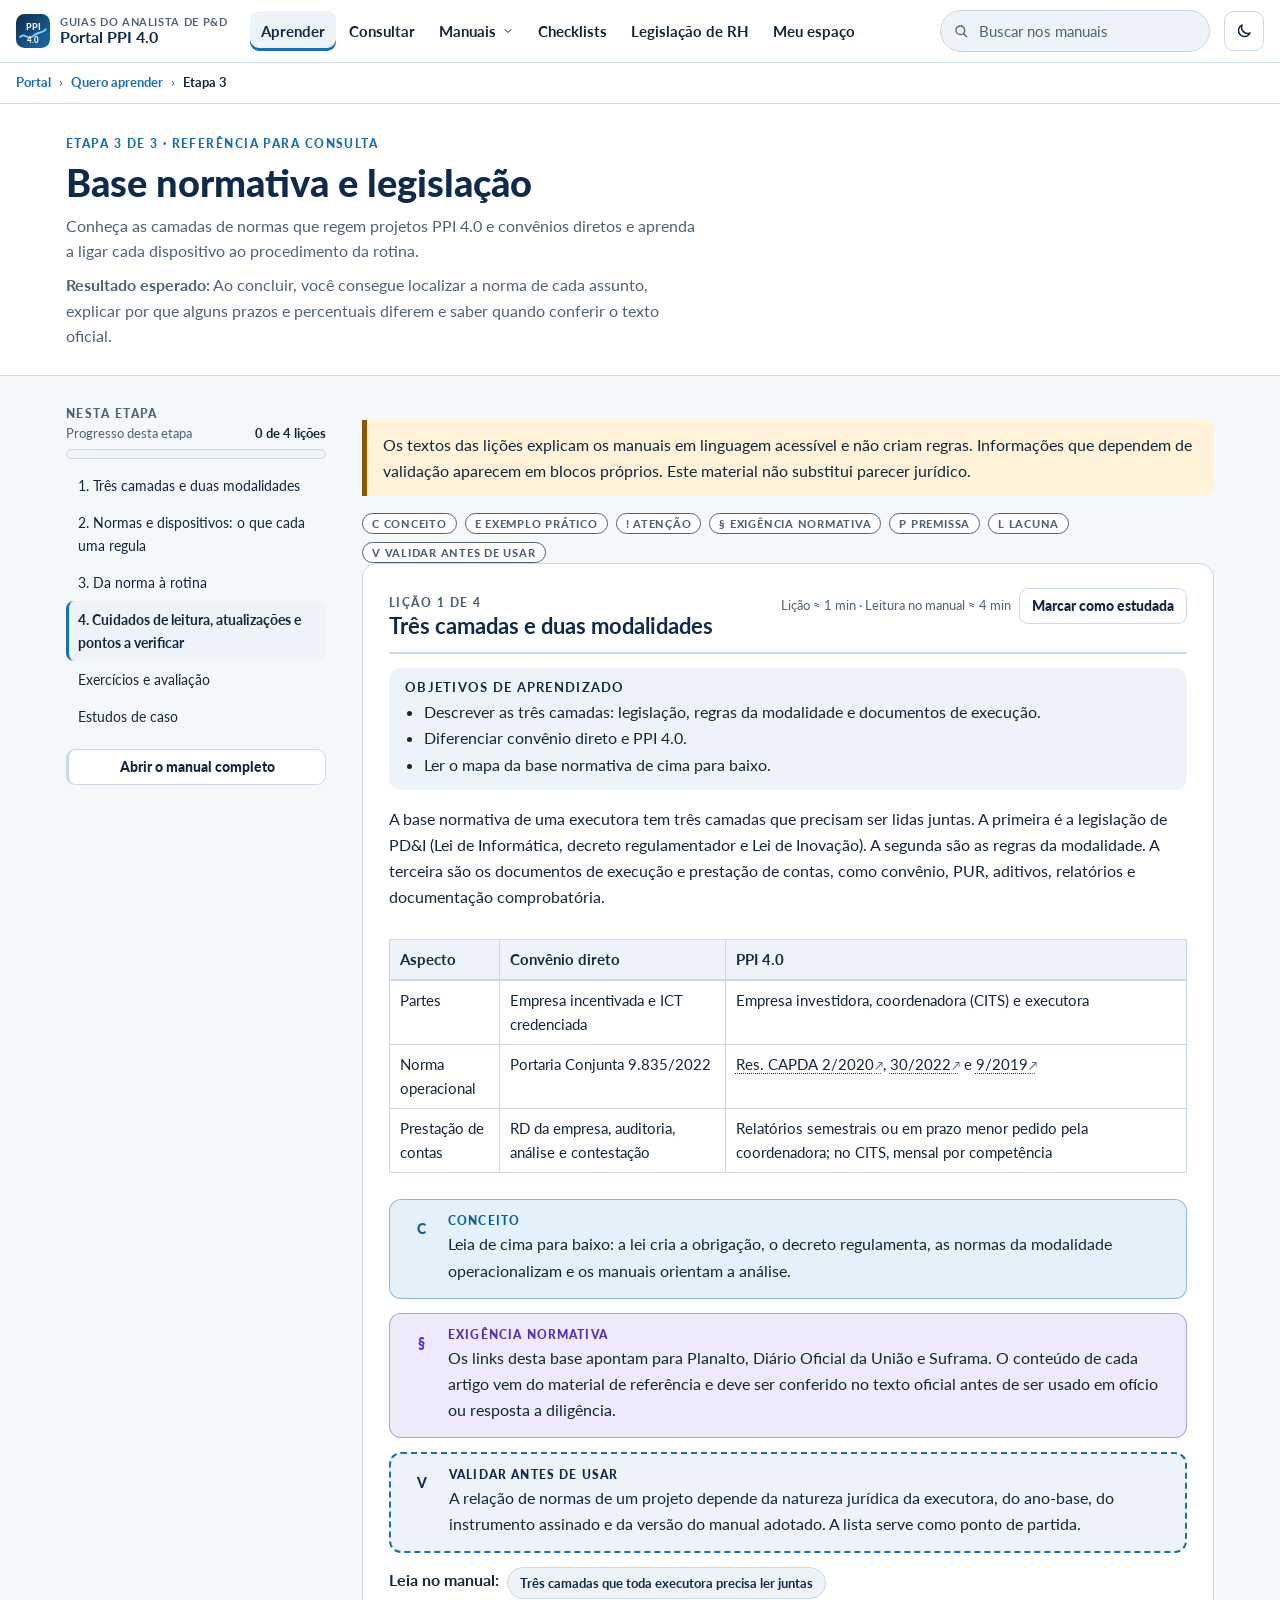
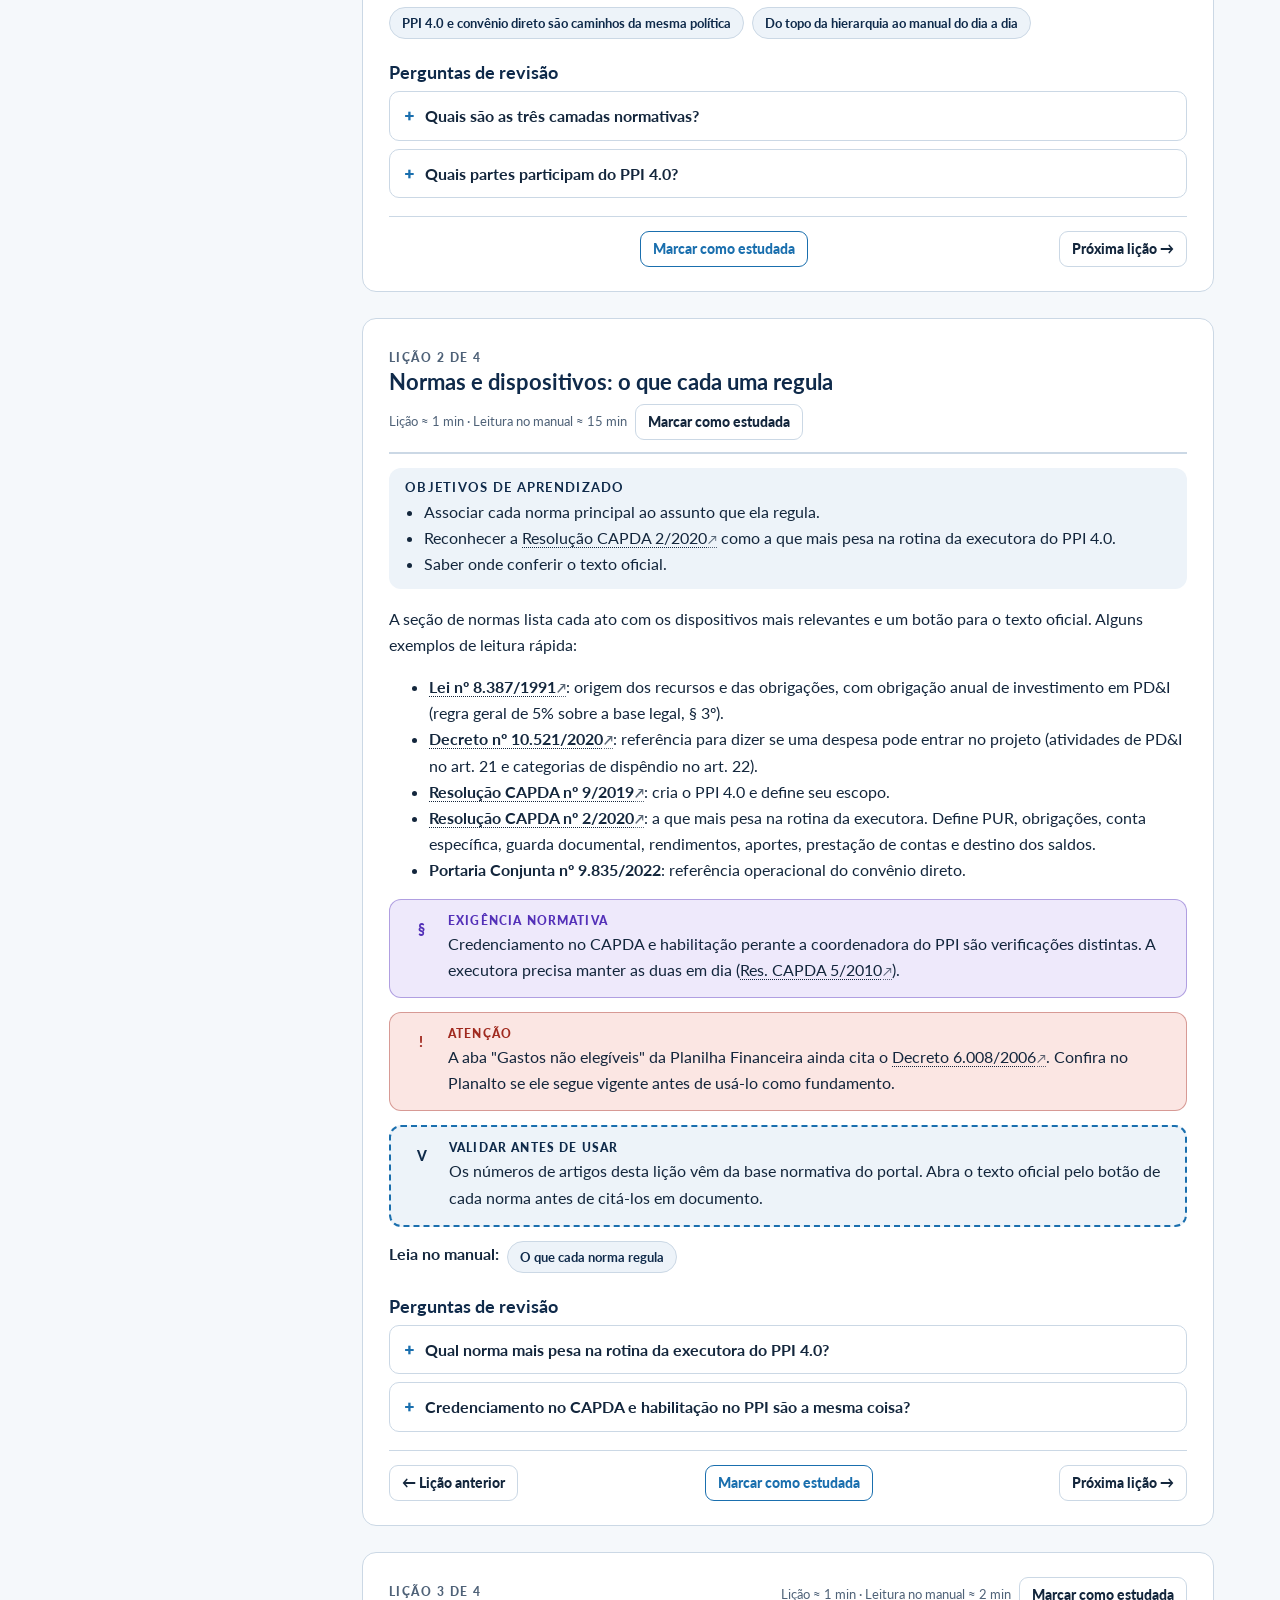
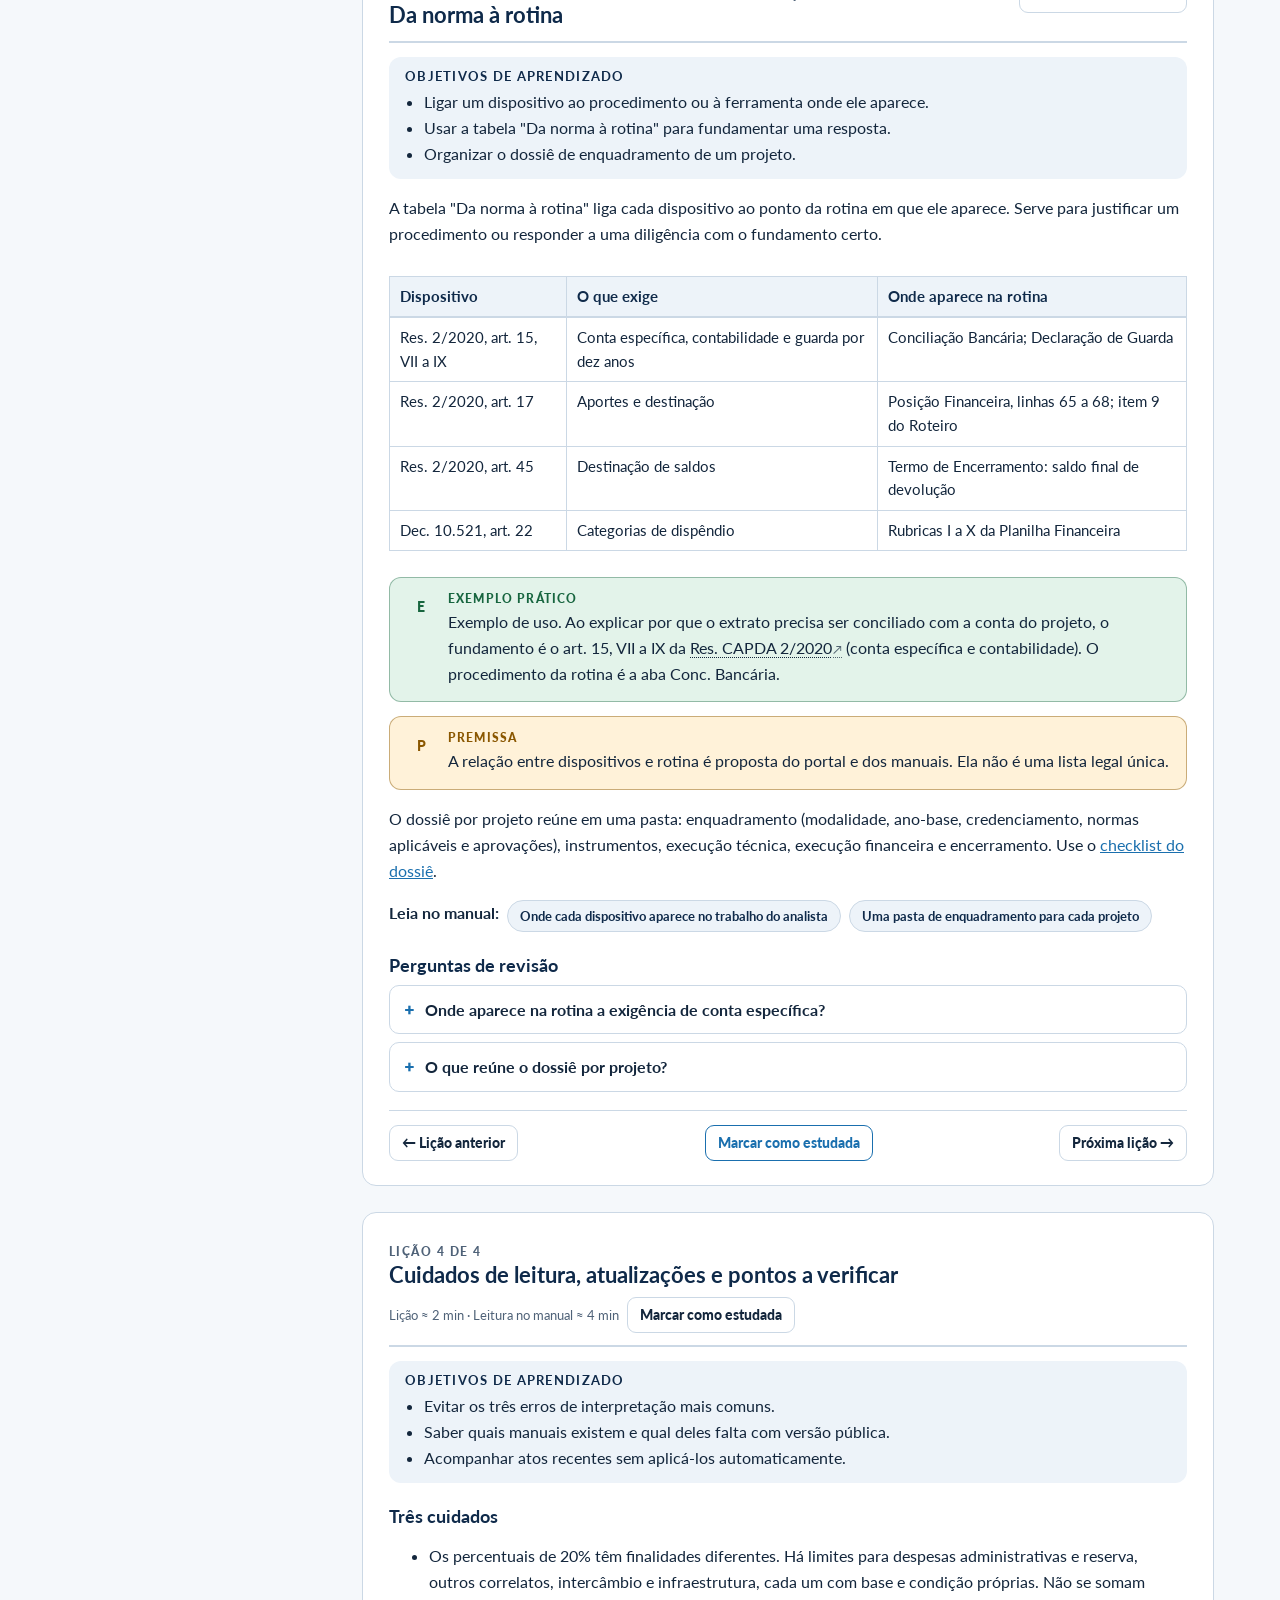
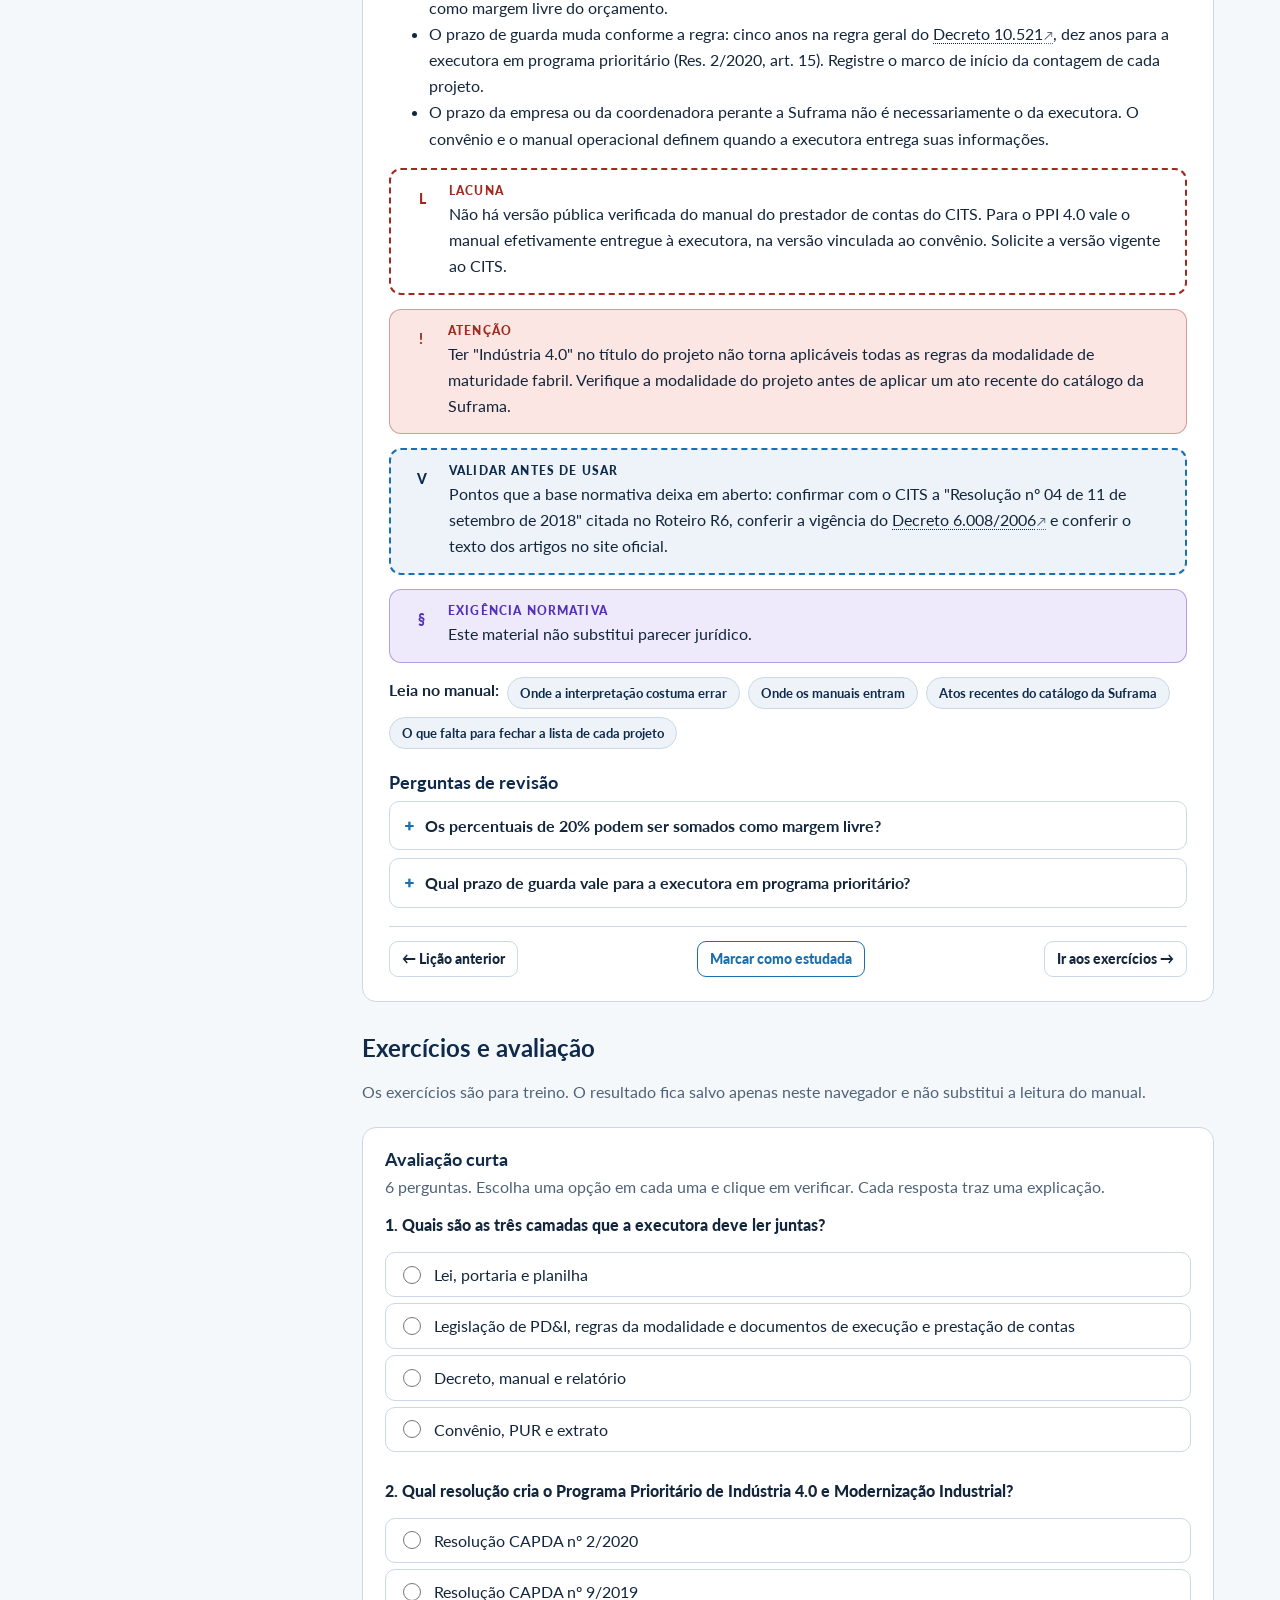
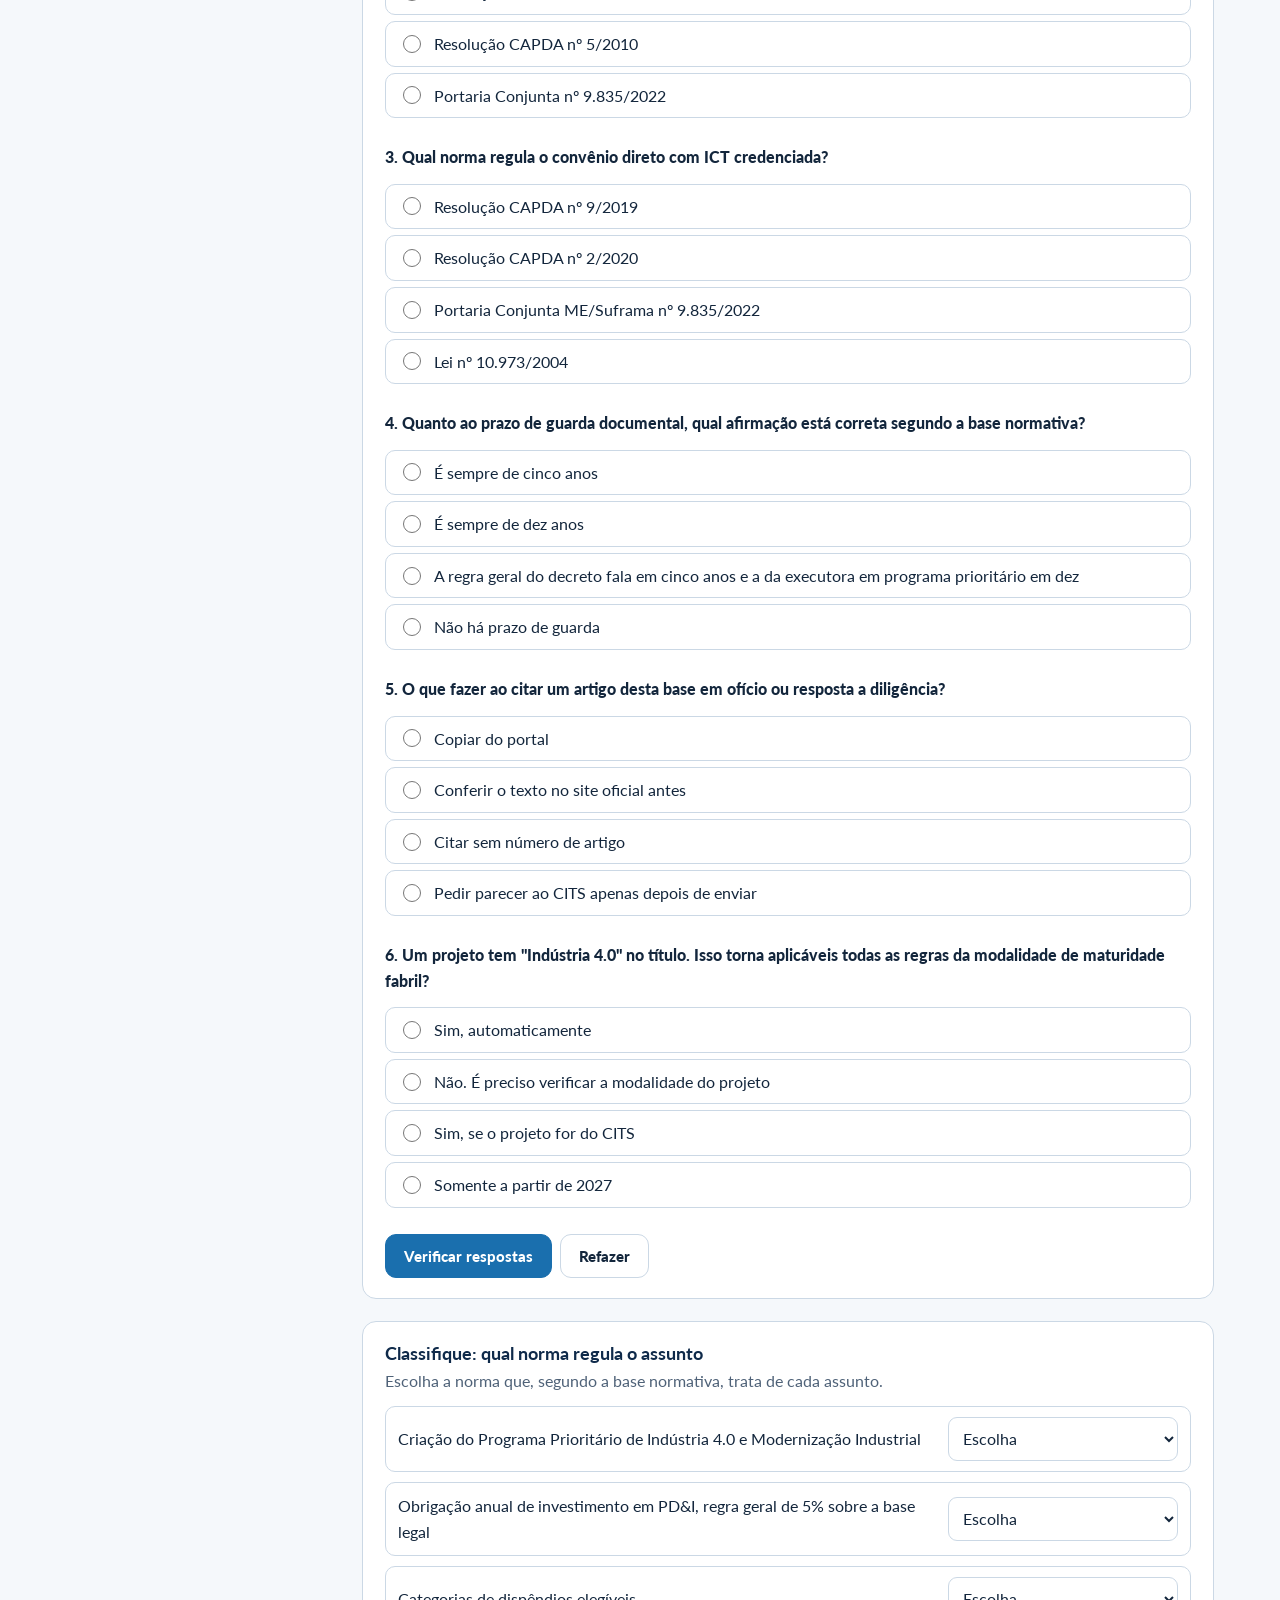
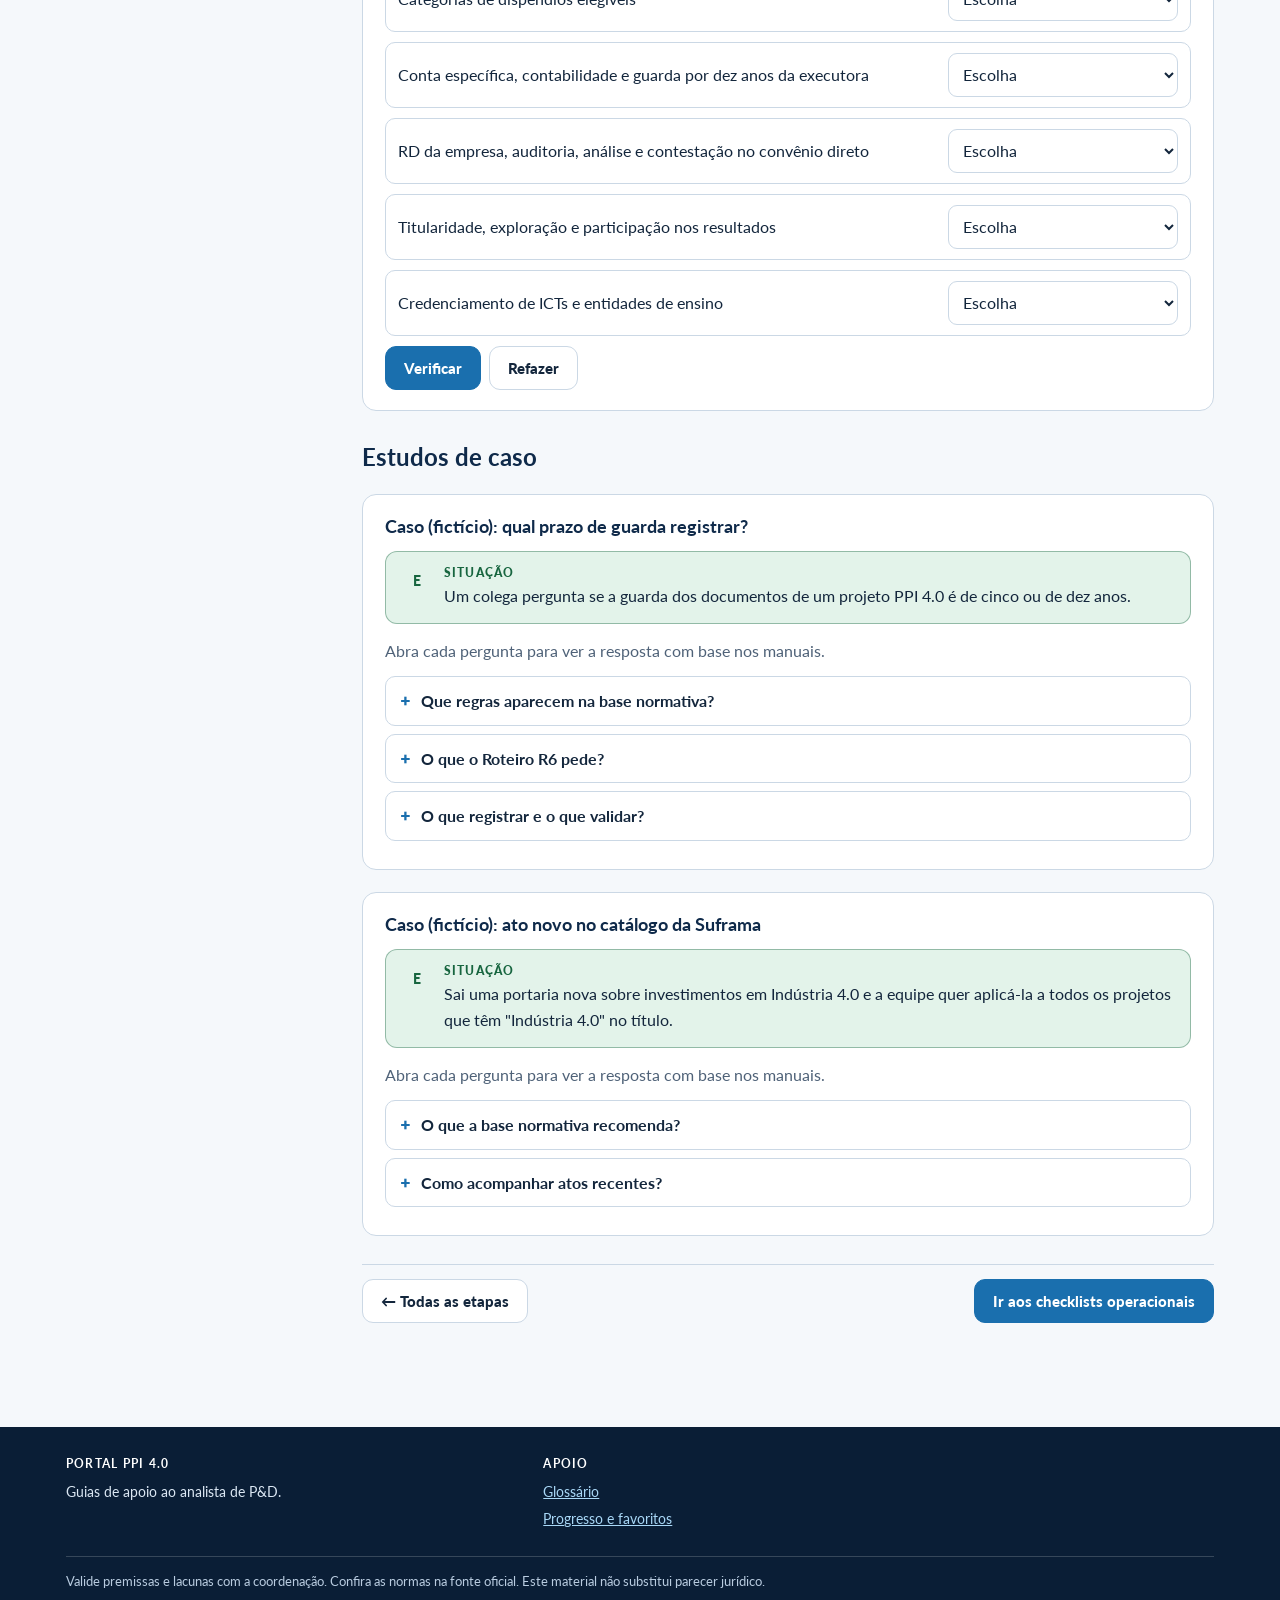
<file: aprender/etapa-3-normas.html>
<!doctype html>
<html lang="pt-BR">
<head>
<meta charset="utf-8">
<meta name="viewport" content="width=device-width, initial-scale=1, viewport-fit=cover">
<title>Etapa 3: Base normativa e legislação · Portal PPI 4.0</title>
<meta name="description" content="Conheça as camadas de normas que regem projetos PPI 4.0 e convênios diretos e aprenda a ligar cada dispositivo ao procedimento da rotina.">
<meta name="theme-color" content="#0F2A4A">
<script>(function(){var d=document.documentElement;d.classList.add('js');try{var s=localStorage.getItem('ppi40-guia-tema');if(s==='dark'||s==='light')d.setAttribute('data-theme',s)}catch(e){}})()</script>
<link rel="preconnect" href="https://fonts.googleapis.com"><link rel="preconnect" href="https://fonts.gstatic.com" crossorigin>
<link rel="stylesheet" href="https://fonts.googleapis.com/css2?family=Lato:wght@400;700;900&family=IBM+Plex+Mono:wght@400;500&display=swap">
<link rel="stylesheet" href="../assets/portal.css">
</head>
<body class="portal" data-page="stage" data-base="../">
<a class="skip-link" href="#conteudo">Ir para o conteúdo</a><header class="ph"><div class="ph-in"><a class="brand" href="../index.html" aria-label="Portal PPI 4.0, página inicial"><svg viewBox="0 0 40 40" aria-hidden="true" focusable="false"><defs><linearGradient id="lg" x1="0" y1="0" x2="1" y2="1"><stop offset="0" stop-color="#0F2A4A"/><stop offset="1" stop-color="#1A6FAE"/></linearGradient></defs><rect width="40" height="40" rx="10" fill="url(#lg)"/><path d="M5 27c5-6 9 5 15-1s10-2 15-8" fill="none" stroke="#7FD0FF" stroke-width="2.2" stroke-linecap="round"/><text x="20" y="19" text-anchor="middle" font-family="Lato,Arial,sans-serif" font-weight="900" font-size="11" fill="#fff">PPI</text><text x="20" y="34" text-anchor="middle" font-family="Lato,Arial,sans-serif" font-weight="900" font-size="9" fill="#fff">4.0</text></svg><span><small>Guias do analista de P&amp;D</small><b>Portal PPI 4.0</b></span></a><nav class="pnav" id="p-nav" aria-label="Navegação principal"><a href="../aprender.html" data-nav="aprender" aria-current="page">Aprender</a><a href="../consultar.html" data-nav="consultar">Consultar</a><div class="dd"><button type="button" class="dd-b" aria-expanded="false" aria-controls="p-dd" data-nav="manuais">Manuais <svg viewBox="0 0 24 24" fill="none" stroke="currentColor" stroke-width="2" stroke-linecap="round" stroke-linejoin="round" aria-hidden="true" focusable="false"><path d="m6 9 6 6 6-6"/></svg></button><div class="dd-m" id="p-dd"><a href="../guias/guia-prestacao-de-contas.html"><b>Guia de prestação de contas</b><small>Rotina, obrigações e fluxos</small></a><a href="../guias/manual-das-ferramentas.html"><b>Manual das ferramentas</b><small>Planilha, indicadores e relatório</small></a><a href="../guias/base-normativa-pdi.html"><b>Base normativa de PD&amp;I</b><small>Leis, resoluções e portarias</small></a></div></div><a href="../checklists.html" data-nav="checklists">Checklists</a><a href="../legislacao-rh.html" data-nav="rh">Legislação de RH</a><a href="../meu-espaco.html" data-nav="meu">Meu espaço</a></nav><div class="psearch" id="p-search"><form role="search" action="../consultar.html" method="get"><svg viewBox="0 0 24 24" fill="none" stroke="currentColor" stroke-width="2" stroke-linecap="round" stroke-linejoin="round" aria-hidden="true" focusable="false"><circle cx="11" cy="11" r="6.5"/><path d="m16 16 4.5 4.5"/></svg><label class="sr-only" for="p-q">Buscar nos três manuais</label><input id="p-q" name="q" type="search" placeholder="Buscar nos manuais" autocomplete="off" role="combobox" aria-autocomplete="list" aria-expanded="false" aria-controls="p-sug"></form><div class="sug" id="p-sug" role="listbox" aria-label="Sugestões de busca"></div></div><button type="button" class="ibtn" id="p-search-btn" aria-expanded="false" aria-controls="p-search" aria-label="Abrir busca"><svg viewBox="0 0 24 24" fill="none" stroke="currentColor" stroke-width="2" stroke-linecap="round" stroke-linejoin="round" aria-hidden="true" focusable="false"><circle cx="11" cy="11" r="6.5"/><path d="m16 16 4.5 4.5"/></svg></button><button type="button" class="ibtn" id="p-theme" aria-label="Alternar entre modo claro e escuro"><svg viewBox="0 0 24 24" fill="none" stroke="currentColor" stroke-width="2" stroke-linecap="round" stroke-linejoin="round" aria-hidden="true" focusable="false" class="ic-moon"><path d="M20 14.5A8 8 0 0 1 9.5 4a8 8 0 1 0 10.5 10.5z"/></svg><svg viewBox="0 0 24 24" fill="none" stroke="currentColor" stroke-width="2" stroke-linecap="round" stroke-linejoin="round" aria-hidden="true" focusable="false" class="ic-sun"><circle cx="12" cy="12" r="4"/><path d="M12 2v2M12 20v2M4.9 4.9l1.4 1.4M17.7 17.7l1.4 1.4M2 12h2M20 12h2M4.9 19.1l1.4-1.4M17.7 6.3l1.4-1.4"/></svg></button><button type="button" class="ibtn" id="p-menu-btn" aria-expanded="false" aria-controls="p-nav" aria-label="Abrir menu"><svg viewBox="0 0 24 24" fill="none" stroke="currentColor" stroke-width="2" stroke-linecap="round" stroke-linejoin="round" aria-hidden="true" focusable="false"><path d="M3 6h18M3 12h18M3 18h18"/></svg></button></div></header>
<nav class="crumbs" aria-label="Você está em"><ol><li><a href="../index.html">Portal</a></li><li><a href="../aprender.html">Quero aprender</a></li><li><span aria-current="page">Etapa 3</span></li></ol></nav>
<main id="conteudo" tabindex="-1">

<div class="page-head"><div class="wrap"><p class="eyebrow">Etapa 3 de 3 · Referência para consulta</p><h1>Base normativa e legislação</h1><p>Conheça as camadas de normas que regem projetos PPI 4.0 e convênios diretos e aprenda a ligar cada dispositivo ao procedimento da rotina.</p>
<p style="margin-top:8px"><strong>Resultado esperado:</strong> Ao concluir, você consegue localizar a norma de cada assunto, explicar por que alguns prazos e percentuais diferem e saber quando conferir o texto oficial.</p></div></div>
<div class="wrap layout2">
  <aside class="side-nav" aria-label="Nesta etapa"><div class="eyebrow muted">Nesta etapa</div><div class="prog" data-keys="lesson:e3-l1,lesson:e3-l2,lesson:e3-l3,lesson:e3-l4" data-unit="lições"><div class="plabel"><span>Progresso desta etapa</span><b data-prog-text>0 de 4 lições</b></div><div class="pbar" role="progressbar" aria-valuemin="0" aria-valuemax="100" aria-valuenow="0" aria-label="Progresso desta etapa"><i></i></div></div><ol><li><a href="#e3-l1" data-lesson-link="e3-l1">1. Três camadas e duas modalidades</a></li><li><a href="#e3-l2" data-lesson-link="e3-l2">2. Normas e dispositivos: o que cada uma regula</a></li><li><a href="#e3-l3" data-lesson-link="e3-l3">3. Da norma à rotina</a></li><li><a href="#e3-l4" data-lesson-link="e3-l4">4. Cuidados de leitura, atualizações e pontos a verificar</a></li><li><a href="#exercicios">Exercícios e avaliação</a></li><li><a href="#casos">Estudos de caso</a></li></ol>
    <p style="margin-top:14px"><a class="btn sm ghost" href="../guias/base-normativa-pdi.html">Abrir o manual completo</a></p></aside>
  <div class="reading">
    <p class="disclaimer">Os textos das lições explicam os manuais em linguagem acessível e não criam regras. Informações que dependem de validação aparecem em blocos próprios. Este material não substitui parecer jurídico.</p>
    <div class="legend"><span class="badge pt">C Conceito</span><span class="badge pt">E Exemplo prático</span><span class="badge pt">! Atenção</span><span class="badge pt">§ Exigência normativa</span><span class="badge pt">P Premissa</span><span class="badge pt">L Lacuna</span><span class="badge pt">V Validar antes de usar</span></div>
    <article class="lesson" id="e3-l1" data-lesson="e3-l1" data-title="Três camadas e duas modalidades"><header><div><span class="eyebrow muted">Lição 1 de 4</span><h2>Três camadas e duas modalidades</h2></div><div class="lmeta"><span>Lição ≈ 1 min · Leitura no manual ≈ 4 min</span><button type="button" class="btn sm ghost js-only" data-study data-key="lesson:e3-l1" aria-pressed="false">Marcar como estudada</button></div></header><div class="goals"><h3>Objetivos de aprendizado</h3><ul><li>Descrever as três camadas: legislação, regras da modalidade e documentos de execução.</li><li>Diferenciar convênio direto e PPI 4.0.</li><li>Ler o mapa da base normativa de cima para baixo.</li></ul></div><p>A base normativa de uma executora tem três camadas que precisam ser lidas juntas. A primeira é a legislação de PD&amp;I (Lei de Informática, decreto regulamentador e Lei de Inovação). A segunda são as regras da modalidade. A terceira são os documentos de execução e prestação de contas, como convênio, PUR, aditivos, relatórios e documentação comprobatória.</p><div class="tbl-scroll"><table><caption class="sr-only">Convênio direto e PPI 4.0</caption><thead><tr><th scope="col">Aspecto</th><th scope="col">Convênio direto</th><th scope="col">PPI 4.0</th></tr></thead><tbody><tr><td>Partes</td><td>Empresa incentivada e ICT credenciada</td><td>Empresa investidora, coordenadora (CITS) e executora</td></tr><tr><td>Norma operacional</td><td>Portaria Conjunta 9.835/2022</td><td>Res. CAPDA 2/2020, 30/2022 e 9/2019</td></tr><tr><td>Prestação de contas</td><td>RD da empresa, auditoria, análise e contestação</td><td>Relatórios semestrais ou em prazo menor pedido pela coordenadora; no CITS, mensal por competência</td></tr></tbody></table></div><aside class="note n-concept"><span class="ni" aria-hidden="true">C</span><span class="nl">Conceito</span><div><p>Leia de cima para baixo: a lei cria a obrigação, o decreto regulamenta, as normas da modalidade operacionalizam e os manuais orientam a análise.</p></div></aside><aside class="note n-norm"><span class="ni" aria-hidden="true">§</span><span class="nl">Exigência normativa</span><div><p>Os links desta base apontam para Planalto, Diário Oficial da União e Suframa. O conteúdo de cada artigo vem do material de referência e deve ser conferido no texto oficial antes de ser usado em ofício ou resposta a diligência.</p></div></aside><aside class="note n-valid"><span class="ni" aria-hidden="true">V</span><span class="nl">Validar antes de usar</span><div><p>A relação de normas de um projeto depende da natureza jurídica da executora, do ano-base, do instrumento assinado e da versão do manual adotado. A lista serve como ponto de partida.</p></div></aside><div class="read-links" role="group" aria-label="Leitura no manual"><strong>Leia no manual:</strong><a class="chip" href="../guias/base-normativa-pdi.html#resumo">Três camadas que toda executora precisa ler juntas</a><a class="chip" href="../guias/base-normativa-pdi.html#modalidades">PPI 4.0 e convênio direto são caminhos da mesma política</a><a class="chip" href="../guias/base-normativa-pdi.html#mapa">Do topo da hierarquia ao manual do dia a dia</a></div><h3>Perguntas de revisão</h3><details class="flip"><summary>Quais são as três camadas normativas?</summary><div><p>Legislação de PD&amp;I, regras da modalidade e documentos de execução e prestação de contas.</p></div></details><details class="flip"><summary>Quais partes participam do PPI 4.0?</summary><div><p>Empresa investidora, coordenadora (CITS) e executora.</p></div></details><div class="lesson-foot"><span></span><button type="button" class="btn sm js-only" data-study data-key="lesson:e3-l1" aria-pressed="false">Marcar como estudada</button><a class="btn ghost sm" href="#e3-l2">Próxima lição →</a></div></article><article class="lesson" id="e3-l2" data-lesson="e3-l2" data-title="Normas e dispositivos: o que cada uma regula"><header><div><span class="eyebrow muted">Lição 2 de 4</span><h2>Normas e dispositivos: o que cada uma regula</h2></div><div class="lmeta"><span>Lição ≈ 1 min · Leitura no manual ≈ 15 min</span><button type="button" class="btn sm ghost js-only" data-study data-key="lesson:e3-l2" aria-pressed="false">Marcar como estudada</button></div></header><div class="goals"><h3>Objetivos de aprendizado</h3><ul><li>Associar cada norma principal ao assunto que ela regula.</li><li>Reconhecer a Resolução CAPDA 2/2020 como a que mais pesa na rotina da executora do PPI 4.0.</li><li>Saber onde conferir o texto oficial.</li></ul></div><p>A seção de normas lista cada ato com os dispositivos mais relevantes e um botão para o texto oficial. Alguns exemplos de leitura rápida:</p><ul><li><strong>Lei nº 8.387/1991</strong>: origem dos recursos e das obrigações, com obrigação anual de investimento em PD&amp;I (regra geral de 5% sobre a base legal, § 3º).</li><li><strong>Decreto nº 10.521/2020</strong>: referência para dizer se uma despesa pode entrar no projeto (atividades de PD&amp;I no art. 21 e categorias de dispêndio no art. 22).</li><li><strong>Resolução CAPDA nº 9/2019</strong>: cria o PPI 4.0 e define seu escopo.</li><li><strong>Resolução CAPDA nº 2/2020</strong>: a que mais pesa na rotina da executora. Define PUR, obrigações, conta específica, guarda documental, rendimentos, aportes, prestação de contas e destino dos saldos.</li><li><strong>Portaria Conjunta nº 9.835/2022</strong>: referência operacional do convênio direto.</li></ul><aside class="note n-norm"><span class="ni" aria-hidden="true">§</span><span class="nl">Exigência normativa</span><div><p>Credenciamento no CAPDA e habilitação perante a coordenadora do PPI são verificações distintas. A executora precisa manter as duas em dia (Res. CAPDA 5/2010).</p></div></aside><aside class="note n-alert"><span class="ni" aria-hidden="true">!</span><span class="nl">Atenção</span><div><p>A aba "Gastos não elegíveis" da Planilha Financeira ainda cita o Decreto 6.008/2006. Confira no Planalto se ele segue vigente antes de usá-lo como fundamento.</p></div></aside><aside class="note n-valid"><span class="ni" aria-hidden="true">V</span><span class="nl">Validar antes de usar</span><div><p>Os números de artigos desta lição vêm da base normativa do portal. Abra o texto oficial pelo botão de cada norma antes de citá-los em documento.</p></div></aside><div class="read-links" role="group" aria-label="Leitura no manual"><strong>Leia no manual:</strong><a class="chip" href="../guias/base-normativa-pdi.html#normas">O que cada norma regula</a></div><h3>Perguntas de revisão</h3><details class="flip"><summary>Qual norma mais pesa na rotina da executora do PPI 4.0?</summary><div><p>A Resolução CAPDA nº 2/2020, lida com as alterações da Resolução CAPDA nº 30/2022.</p></div></details><details class="flip"><summary>Credenciamento no CAPDA e habilitação no PPI são a mesma coisa?</summary><div><p>Não. São verificações distintas, e a executora precisa manter as duas em dia.</p></div></details><div class="lesson-foot"><a class="btn ghost sm" href="#e3-l1">← Lição anterior</a><button type="button" class="btn sm js-only" data-study data-key="lesson:e3-l2" aria-pressed="false">Marcar como estudada</button><a class="btn ghost sm" href="#e3-l3">Próxima lição →</a></div></article><article class="lesson" id="e3-l3" data-lesson="e3-l3" data-title="Da norma à rotina"><header><div><span class="eyebrow muted">Lição 3 de 4</span><h2>Da norma à rotina</h2></div><div class="lmeta"><span>Lição ≈ 1 min · Leitura no manual ≈ 2 min</span><button type="button" class="btn sm ghost js-only" data-study data-key="lesson:e3-l3" aria-pressed="false">Marcar como estudada</button></div></header><div class="goals"><h3>Objetivos de aprendizado</h3><ul><li>Ligar um dispositivo ao procedimento ou à ferramenta onde ele aparece.</li><li>Usar a tabela &quot;Da norma à rotina&quot; para fundamentar uma resposta.</li><li>Organizar o dossiê de enquadramento de um projeto.</li></ul></div><p>A tabela "Da norma à rotina" liga cada dispositivo ao ponto da rotina em que ele aparece. Serve para justificar um procedimento ou responder a uma diligência com o fundamento certo.</p><div class="tbl-scroll"><table><caption class="sr-only">Exemplos de norma e rotina</caption><thead><tr><th scope="col">Dispositivo</th><th scope="col">O que exige</th><th scope="col">Onde aparece na rotina</th></tr></thead><tbody><tr><td>Res. 2/2020, art. 15, VII a IX</td><td>Conta específica, contabilidade e guarda por dez anos</td><td>Conciliação Bancária; Declaração de Guarda</td></tr><tr><td>Res. 2/2020, art. 17</td><td>Aportes e destinação</td><td>Posição Financeira, linhas 65 a 68; item 9 do Roteiro</td></tr><tr><td>Res. 2/2020, art. 45</td><td>Destinação de saldos</td><td>Termo de Encerramento: saldo final de devolução</td></tr><tr><td>Dec. 10.521, art. 22</td><td>Categorias de dispêndio</td><td>Rubricas I a X da Planilha Financeira</td></tr></tbody></table></div><aside class="note n-example"><span class="ni" aria-hidden="true">E</span><span class="nl">Exemplo prático</span><div><p>Exemplo de uso. Ao explicar por que o extrato precisa ser conciliado com a conta do projeto, o fundamento é o art. 15, VII a IX da Res. CAPDA 2/2020 (conta específica e contabilidade). O procedimento da rotina é a aba Conc. Bancária.</p></div></aside><aside class="note n-premise"><span class="ni" aria-hidden="true">P</span><span class="nl">Premissa</span><div><p>A relação entre dispositivos e rotina é proposta do portal e dos manuais. Ela não é uma lista legal única.</p></div></aside><p>O dossiê por projeto reúne em uma pasta: enquadramento (modalidade, ano-base, credenciamento, normas aplicáveis e aprovações), instrumentos, execução técnica, execução financeira e encerramento. Use o <a href="../checklists.html#dossie">checklist do dossiê</a>.</p><div class="read-links" role="group" aria-label="Leitura no manual"><strong>Leia no manual:</strong><a class="chip" href="../guias/base-normativa-pdi.html#rotina">Onde cada dispositivo aparece no trabalho do analista</a><a class="chip" href="../guias/base-normativa-pdi.html#dossie">Uma pasta de enquadramento para cada projeto</a></div><h3>Perguntas de revisão</h3><details class="flip"><summary>Onde aparece na rotina a exigência de conta específica?</summary><div><p>Na Conciliação Bancária da conta do projeto e na Declaração de Guarda (Res. CAPDA 2/2020, art. 15, VII a IX).</p></div></details><details class="flip"><summary>O que reúne o dossiê por projeto?</summary><div><p>Enquadramento, instrumentos, execução técnica, execução financeira e encerramento.</p></div></details><div class="lesson-foot"><a class="btn ghost sm" href="#e3-l2">← Lição anterior</a><button type="button" class="btn sm js-only" data-study data-key="lesson:e3-l3" aria-pressed="false">Marcar como estudada</button><a class="btn ghost sm" href="#e3-l4">Próxima lição →</a></div></article><article class="lesson" id="e3-l4" data-lesson="e3-l4" data-title="Cuidados de leitura, atualizações e pontos a verificar"><header><div><span class="eyebrow muted">Lição 4 de 4</span><h2>Cuidados de leitura, atualizações e pontos a verificar</h2></div><div class="lmeta"><span>Lição ≈ 2 min · Leitura no manual ≈ 4 min</span><button type="button" class="btn sm ghost js-only" data-study data-key="lesson:e3-l4" aria-pressed="false">Marcar como estudada</button></div></header><div class="goals"><h3>Objetivos de aprendizado</h3><ul><li>Evitar os três erros de interpretação mais comuns.</li><li>Saber quais manuais existem e qual deles falta com versão pública.</li><li>Acompanhar atos recentes sem aplicá-los automaticamente.</li></ul></div><h3>Três cuidados</h3><ul><li>Os percentuais de 20% têm finalidades diferentes. Há limites para despesas administrativas e reserva, outros correlatos, intercâmbio e infraestrutura, cada um com base e condição próprias. Não se somam como margem livre do orçamento.</li><li>O prazo de guarda muda conforme a regra: cinco anos na regra geral do Decreto 10.521, dez anos para a executora em programa prioritário (Res. 2/2020, art. 15). Registre o marco de início da contagem de cada projeto.</li><li>O prazo da empresa ou da coordenadora perante a Suframa não é necessariamente o da executora. O convênio e o manual operacional definem quando a executora entrega suas informações.</li></ul><aside class="note n-gap"><span class="ni" aria-hidden="true">L</span><span class="nl">Lacuna</span><div><p>Não há versão pública verificada do manual do prestador de contas do CITS. Para o PPI 4.0 vale o manual efetivamente entregue à executora, na versão vinculada ao convênio. Solicite a versão vigente ao CITS.</p></div></aside><aside class="note n-alert"><span class="ni" aria-hidden="true">!</span><span class="nl">Atenção</span><div><p>Ter "Indústria 4.0" no título do projeto não torna aplicáveis todas as regras da modalidade de maturidade fabril. Verifique a modalidade do projeto antes de aplicar um ato recente do catálogo da Suframa.</p></div></aside><aside class="note n-valid"><span class="ni" aria-hidden="true">V</span><span class="nl">Validar antes de usar</span><div><p>Pontos que a base normativa deixa em aberto: confirmar com o CITS a "Resolução nº 04 de 11 de setembro de 2018" citada no Roteiro R6, conferir a vigência do Decreto 6.008/2006 e conferir o texto dos artigos no site oficial.</p></div></aside><aside class="note n-norm"><span class="ni" aria-hidden="true">§</span><span class="nl">Exigência normativa</span><div><p>Este material não substitui parecer jurídico.</p></div></aside><div class="read-links" role="group" aria-label="Leitura no manual"><strong>Leia no manual:</strong><a class="chip" href="../guias/base-normativa-pdi.html#cuidados">Onde a interpretação costuma errar</a><a class="chip" href="../guias/base-normativa-pdi.html#manuais">Onde os manuais entram</a><a class="chip" href="../guias/base-normativa-pdi.html#atualizacoes">Atos recentes do catálogo da Suframa</a><a class="chip" href="../guias/base-normativa-pdi.html#lacunas">O que falta para fechar a lista de cada projeto</a></div><h3>Perguntas de revisão</h3><details class="flip"><summary>Os percentuais de 20% podem ser somados como margem livre?</summary><div><p>Não. Cada um tem finalidade, base e condição próprias. No PPI, o art. 43 da Res. 2/2020 considera em conjunto as parcelas da coordenadora e da executora.</p></div></details><details class="flip"><summary>Qual prazo de guarda vale para a executora em programa prioritário?</summary><div><p>Dez anos, segundo o art. 15 da Res. CAPDA 2/2020. A regra geral do decreto fala em cinco. Registre o marco de início da contagem.</p></div></details><div class="lesson-foot"><a class="btn ghost sm" href="#e3-l3">← Lição anterior</a><button type="button" class="btn sm js-only" data-study data-key="lesson:e3-l4" aria-pressed="false">Marcar como estudada</button><a class="btn ghost sm" href="#exercicios">Ir aos exercícios →</a></div></article>
    <section id="exercicios" style="scroll-margin-top:calc(var(--hdr-h) + 12px)"><h2>Exercícios e avaliação</h2><p class="muted">Os exercícios são para treino. O resultado fica salvo apenas neste navegador e não substitui a leitura do manual.</p><section class="ex" id="avaliacao" data-quiz="etapa-3-normas"><h3>Avaliação curta</h3><p class="sub">6 perguntas. Escolha uma opção em cada uma e clique em verificar. Cada resposta traz uma explicação.</p><form novalidate><fieldset class="q" data-ans="1" data-why="A base normativa se organiza em legislação de PD&amp;I, regras da modalidade e documentos de execução e prestação de contas."><legend>1. Quais são as três camadas que a executora deve ler juntas?</legend><label class="opt"><input type="radio" name="etapa-3-normas-q0" value="0"><span>Lei, portaria e planilha</span></label><label class="opt"><input type="radio" name="etapa-3-normas-q0" value="1"><span>Legislação de PD&amp;I, regras da modalidade e documentos de execução e prestação de contas</span></label><label class="opt"><input type="radio" name="etapa-3-normas-q0" value="2"><span>Decreto, manual e relatório</span></label><label class="opt"><input type="radio" name="etapa-3-normas-q0" value="3"><span>Convênio, PUR e extrato</span></label><p class="fb" hidden role="status"></p></fieldset><fieldset class="q" data-ans="1" data-why="A Resolução CAPDA nº 9/2019 cria o PPI 4.0 (art. 6º) e define seu escopo."><legend>2. Qual resolução cria o Programa Prioritário de Indústria 4.0 e Modernização Industrial?</legend><label class="opt"><input type="radio" name="etapa-3-normas-q1" value="0"><span>Resolução CAPDA nº 2/2020</span></label><label class="opt"><input type="radio" name="etapa-3-normas-q1" value="1"><span>Resolução CAPDA nº 9/2019</span></label><label class="opt"><input type="radio" name="etapa-3-normas-q1" value="2"><span>Resolução CAPDA nº 5/2010</span></label><label class="opt"><input type="radio" name="etapa-3-normas-q1" value="3"><span>Portaria Conjunta nº 9.835/2022</span></label><p class="fb" hidden role="status"></p></fieldset><fieldset class="q" data-ans="2" data-why="A Portaria 9.835/2022 é a referência operacional do convênio direto."><legend>3. Qual norma regula o convênio direto com ICT credenciada?</legend><label class="opt"><input type="radio" name="etapa-3-normas-q2" value="0"><span>Resolução CAPDA nº 9/2019</span></label><label class="opt"><input type="radio" name="etapa-3-normas-q2" value="1"><span>Resolução CAPDA nº 2/2020</span></label><label class="opt"><input type="radio" name="etapa-3-normas-q2" value="2"><span>Portaria Conjunta ME/Suframa nº 9.835/2022</span></label><label class="opt"><input type="radio" name="etapa-3-normas-q2" value="3"><span>Lei nº 10.973/2004</span></label><p class="fb" hidden role="status"></p></fieldset><fieldset class="q" data-ans="2" data-why="O Decreto 10.521 traz cinco anos como regra geral; a Res. CAPDA 2/2020, art. 15, traz dez anos para a executora em programa prioritário."><legend>4. Quanto ao prazo de guarda documental, qual afirmação está correta segundo a base normativa?</legend><label class="opt"><input type="radio" name="etapa-3-normas-q3" value="0"><span>É sempre de cinco anos</span></label><label class="opt"><input type="radio" name="etapa-3-normas-q3" value="1"><span>É sempre de dez anos</span></label><label class="opt"><input type="radio" name="etapa-3-normas-q3" value="2"><span>A regra geral do decreto fala em cinco anos e a da executora em programa prioritário em dez</span></label><label class="opt"><input type="radio" name="etapa-3-normas-q3" value="3"><span>Não há prazo de guarda</span></label><p class="fb" hidden role="status"></p></fieldset><fieldset class="q" data-ans="1" data-why="O texto dos artigos não foi conferido linha a linha na base. Use os botões para o texto oficial antes de citar."><legend>5. O que fazer ao citar um artigo desta base em ofício ou resposta a diligência?</legend><label class="opt"><input type="radio" name="etapa-3-normas-q4" value="0"><span>Copiar do portal</span></label><label class="opt"><input type="radio" name="etapa-3-normas-q4" value="1"><span>Conferir o texto no site oficial antes</span></label><label class="opt"><input type="radio" name="etapa-3-normas-q4" value="2"><span>Citar sem número de artigo</span></label><label class="opt"><input type="radio" name="etapa-3-normas-q4" value="3"><span>Pedir parecer ao CITS apenas depois de enviar</span></label><p class="fb" hidden role="status"></p></fieldset><fieldset class="q" data-ans="1" data-why="A base alerta que o título não define a modalidade. Acompanhe o catálogo oficial e verifique antes de aplicar."><legend>6. Um projeto tem &quot;Indústria 4.0&quot; no título. Isso torna aplicáveis todas as regras da modalidade de maturidade fabril?</legend><label class="opt"><input type="radio" name="etapa-3-normas-q5" value="0"><span>Sim, automaticamente</span></label><label class="opt"><input type="radio" name="etapa-3-normas-q5" value="1"><span>Não. É preciso verificar a modalidade do projeto</span></label><label class="opt"><input type="radio" name="etapa-3-normas-q5" value="2"><span>Sim, se o projeto for do CITS</span></label><label class="opt"><input type="radio" name="etapa-3-normas-q5" value="3"><span>Somente a partir de 2027</span></label><p class="fb" hidden role="status"></p></fieldset><div class="ck-tools"><button type="submit" class="btn primary">Verificar respostas</button><button type="button" class="btn ghost" data-act="reset">Refazer</button><span class="score" aria-live="polite"></span></div></form></section><section class="ex" id="cls1" data-cls="cls1"><h3>Classifique: qual norma regula o assunto</h3><p class="sub">Escolha a norma que, segundo a base normativa, trata de cada assunto.</p><ul class="cls"><li data-ans="2" data-why="Resolução CAPDA 9/2019, art. 6º."><label for="cls1-0">Criação do Programa Prioritário de Indústria 4.0 e Modernização Industrial</label><select id="cls1-0"><option value="">Escolha</option><option value="0">Lei 8.387/1991</option><option value="1">Decreto 10.521/2020</option><option value="2">Res. CAPDA 9/2019</option><option value="3">Res. CAPDA 2/2020</option><option value="4">Portaria 9.835/2022</option><option value="5">Lei 10.973/2004</option><option value="6">Res. CAPDA 5/2010</option></select><p class="fb" hidden></p></li><li data-ans="0" data-why="Lei 8.387/1991, art. 2º, § 3º."><label for="cls1-1">Obrigação anual de investimento em PD&amp;I, regra geral de 5% sobre a base legal</label><select id="cls1-1"><option value="">Escolha</option><option value="0">Lei 8.387/1991</option><option value="1">Decreto 10.521/2020</option><option value="2">Res. CAPDA 9/2019</option><option value="3">Res. CAPDA 2/2020</option><option value="4">Portaria 9.835/2022</option><option value="5">Lei 10.973/2004</option><option value="6">Res. CAPDA 5/2010</option></select><p class="fb" hidden></p></li><li data-ans="1" data-why="Decreto 10.521/2020, art. 22."><label for="cls1-2">Categorias de dispêndios elegíveis</label><select id="cls1-2"><option value="">Escolha</option><option value="0">Lei 8.387/1991</option><option value="1">Decreto 10.521/2020</option><option value="2">Res. CAPDA 9/2019</option><option value="3">Res. CAPDA 2/2020</option><option value="4">Portaria 9.835/2022</option><option value="5">Lei 10.973/2004</option><option value="6">Res. CAPDA 5/2010</option></select><p class="fb" hidden></p></li><li data-ans="3" data-why="Resolução CAPDA 2/2020, art. 15, VII a IX."><label for="cls1-3">Conta específica, contabilidade e guarda por dez anos da executora</label><select id="cls1-3"><option value="">Escolha</option><option value="0">Lei 8.387/1991</option><option value="1">Decreto 10.521/2020</option><option value="2">Res. CAPDA 9/2019</option><option value="3">Res. CAPDA 2/2020</option><option value="4">Portaria 9.835/2022</option><option value="5">Lei 10.973/2004</option><option value="6">Res. CAPDA 5/2010</option></select><p class="fb" hidden></p></li><li data-ans="4" data-why="Portaria 9.835/2022, arts. 28 a 33."><label for="cls1-4">RD da empresa, auditoria, análise e contestação no convênio direto</label><select id="cls1-4"><option value="">Escolha</option><option value="0">Lei 8.387/1991</option><option value="1">Decreto 10.521/2020</option><option value="2">Res. CAPDA 9/2019</option><option value="3">Res. CAPDA 2/2020</option><option value="4">Portaria 9.835/2022</option><option value="5">Lei 10.973/2004</option><option value="6">Res. CAPDA 5/2010</option></select><p class="fb" hidden></p></li><li data-ans="5" data-why="Lei 10.973/2004, art. 9º, §§ 2º e 3º."><label for="cls1-5">Titularidade, exploração e participação nos resultados</label><select id="cls1-5"><option value="">Escolha</option><option value="0">Lei 8.387/1991</option><option value="1">Decreto 10.521/2020</option><option value="2">Res. CAPDA 9/2019</option><option value="3">Res. CAPDA 2/2020</option><option value="4">Portaria 9.835/2022</option><option value="5">Lei 10.973/2004</option><option value="6">Res. CAPDA 5/2010</option></select><p class="fb" hidden></p></li><li data-ans="6" data-why="Resolução CAPDA 5/2010, alterada pela Res. 8/2015."><label for="cls1-6">Credenciamento de ICTs e entidades de ensino</label><select id="cls1-6"><option value="">Escolha</option><option value="0">Lei 8.387/1991</option><option value="1">Decreto 10.521/2020</option><option value="2">Res. CAPDA 9/2019</option><option value="3">Res. CAPDA 2/2020</option><option value="4">Portaria 9.835/2022</option><option value="5">Lei 10.973/2004</option><option value="6">Res. CAPDA 5/2010</option></select><p class="fb" hidden></p></li></ul><div class="ck-tools"><button type="button" class="btn primary" data-act="check">Verificar</button><button type="button" class="btn ghost" data-act="reset">Refazer</button><span class="score" aria-live="polite"></span></div></section></section>
    <section id="casos" style="scroll-margin-top:calc(var(--hdr-h) + 12px)"><h2>Estudos de caso</h2><article class="ex"><h3>Caso (fictício): qual prazo de guarda registrar?</h3><aside class="note n-example"><span class="ni" aria-hidden="true">E</span><span class="nl">Situação</span><div><p>Um colega pergunta se a guarda dos documentos de um projeto PPI 4.0 é de cinco ou de dez anos.</p></div></aside><p class="sub">Abra cada pergunta para ver a resposta com base nos manuais.</p><details class="flip"><summary>Que regras aparecem na base normativa?</summary><div><p>A regra geral do Decreto 10.521 fala em cinco anos, ressalvada contestação (art. 22, §§ 8º e 9º). A regra específica da executora em programa prioritário fala em dez anos (Res. CAPDA 2/2020, art. 15, VII a IX).</p></div></details><details class="flip"><summary>O que o Roteiro R6 pede?</summary><div><p>A Declaração de Guarda por 10 anos, anual e no início do projeto.</p></div></details><details class="flip"><summary>O que registrar e o que validar?</summary><div><p>Registre no controle documental o marco de início da contagem de cada projeto. Valide com a coordenação e com o convênio qual regra o instrumento adota, e confira o texto oficial.</p></div></details></article><article class="ex"><h3>Caso (fictício): ato novo no catálogo da Suframa</h3><aside class="note n-example"><span class="ni" aria-hidden="true">E</span><span class="nl">Situação</span><div><p>Sai uma portaria nova sobre investimentos em Indústria 4.0 e a equipe quer aplicá-la a todos os projetos que têm &quot;Indústria 4.0&quot; no título.</p></div></aside><p class="sub">Abra cada pergunta para ver a resposta com base nos manuais.</p><details class="flip"><summary>O que a base normativa recomenda?</summary><div><p>Verificar se a modalidade do projeto é a de maturidade fabril antes de aplicar. O título do projeto não define a modalidade.</p></div></details><details class="flip"><summary>Como acompanhar atos recentes?</summary><div><p>Pelo catálogo oficial de normativos da Suframa, indicado na seção "Atualizações a acompanhar".</p></div></details></article></section>
    <div class="lesson-foot" style="margin-top:28px"><a class="btn ghost" href="../aprender.html">← Todas as etapas</a><a class="btn primary" href="../checklists.html">Ir aos checklists operacionais</a></div>
  </div>
</div>
</main>
<footer class="pf"><div class="wrap"><div><h2>Portal PPI 4.0</h2><p>Guias de apoio ao analista de P&amp;D.</p><p class="storage-warn" role="status">O navegador não permite salvar o progresso.</p></div><div><h2>Apoio</h2><ul><li><a href="../glossario.html">Glossário</a></li><li><a href="../meu-espaco.html">Progresso e favoritos</a></li></ul></div><p class="legal">Valide premissas e lacunas com a coordenação. Confira as normas na fonte oficial. Este material não substitui parecer jurídico.</p></div></footer>
<script src="../assets/core.js" defer></script><script src="../assets/learn.js" defer></script>
</body>
</html>
</file>
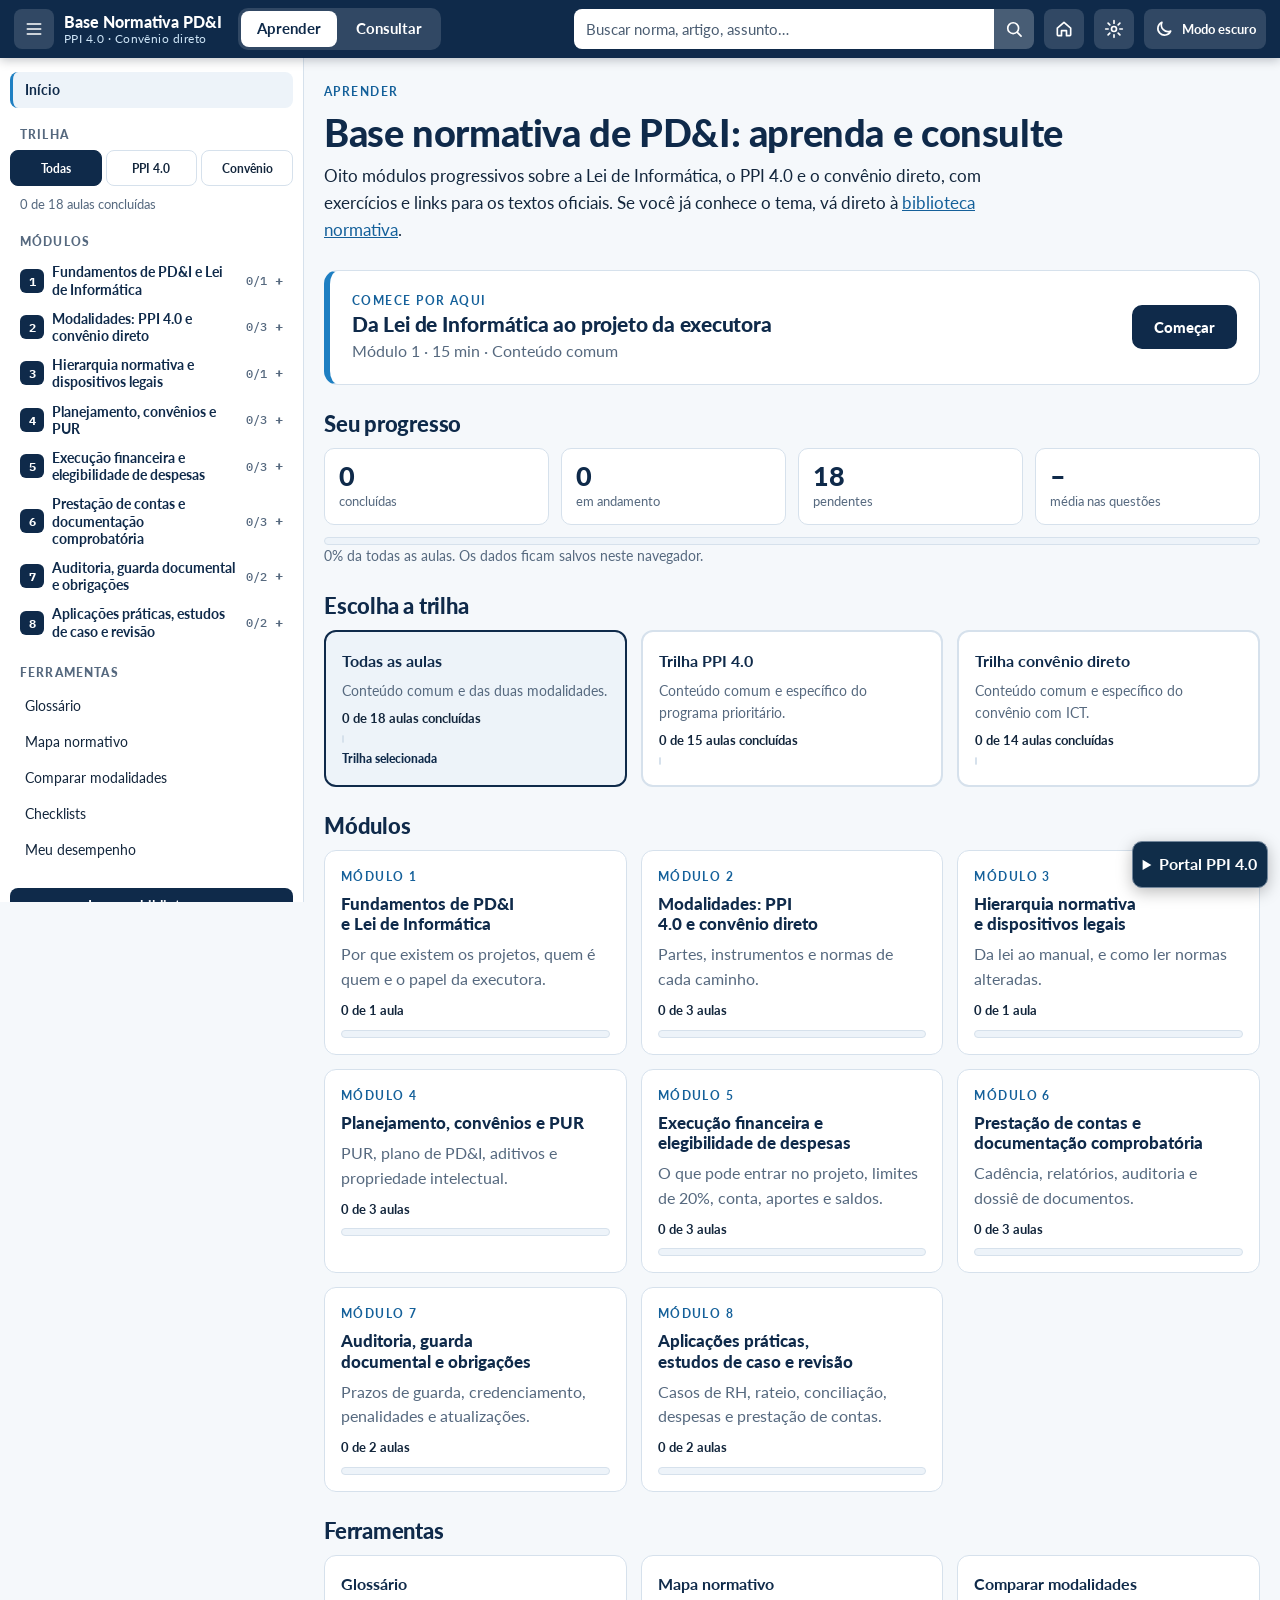
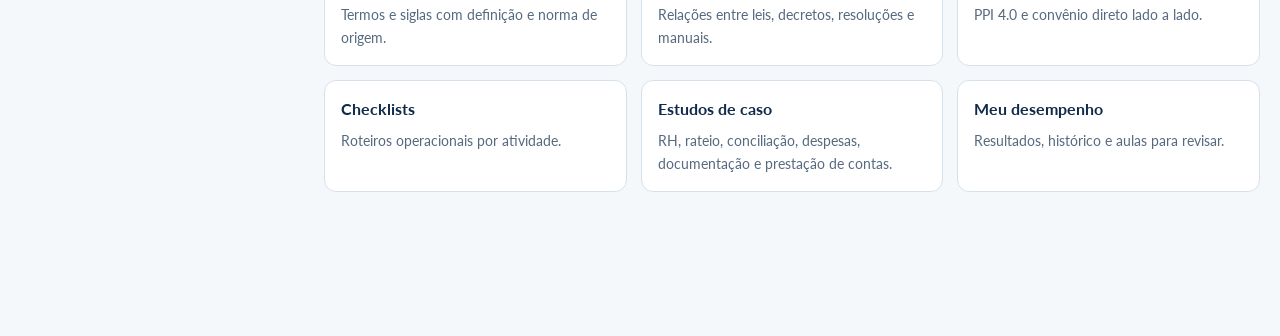
<file: guias/base-normativa-pdi.html>
<!doctype html>
<html lang="pt-BR">
<head>
<meta charset="utf-8">
<meta name="viewport" content="width=device-width, initial-scale=1, viewport-fit=cover">
<title>Base Normativa PD&amp;I · Aprender e consultar</title>
<meta name="description" content="Plataforma de aprendizagem e consulta da base normativa de PD&amp;I do PPI 4.0 e do convênio direto: trilhas, aulas, exercícios, glossário, mapa normativo e biblioteca com links oficiais.">
<meta name="claude:viewport-fit-sides" content="cover">
<link rel="preconnect" href="https://fonts.googleapis.com">
<link rel="preconnect" href="https://fonts.gstatic.com" crossorigin>
<link rel="stylesheet" href="https://fonts.googleapis.com/css2?family=Lato:wght@400;700;900&family=IBM+Plex+Mono:wght@400;500&display=swap">
<style>

/* Layout: faixa institucional em onda (faixa em onda) + índice lateral fixo + coluna de leitura executiva */
:root{
  --navy:#0F2A4A; --blue:#1E7FC2; --cyan:#3FA9E0;
  --bg:#F5F8FB; --surface:#FFFFFF; --surface-2:#EDF3F9; --line:#D6E1EC;
  --ink:#13263C; --muted:#56697F; --accent:#1E7FC2; --accent-ink:#0F2A4A;
  --ok:#1F7A4D; --ok-bg:#E3F3EA; --warn:#9A6200; --warn-bg:#FFF2D9; --bad:#A93226; --bad-bg:#FBE6E3;
  --plate:#FFFFFF; --plate-line:#D6E1EC;
  --chip-r:#1E7FC2; --chip-a:#0F2A4A; --chip-c:#C98A1B; --chip-i:#8EA3B8;
  --f-body:"Lato","Calibri","Segoe UI",Arial,sans-serif;
  --f-mono:"IBM Plex Mono",ui-monospace,Consolas,monospace;
  --s1:.75rem; --s2:.875rem; --s3:1rem; --s4:1.25rem; --s5:1.6rem; --s6:2.2rem;
}
@media (prefers-color-scheme: dark){:root:not([data-theme="light"]){
  --bg:#0B1724; --surface:#112234; --surface-2:#172C42; --line:#24405C;
  --ink:#E4ECF4; --muted:#9DB0C4; --accent:#5DB2EA; --accent-ink:#CFE6F8;
  --ok:#6FD1A0; --ok-bg:#12352A; --warn:#F2C26B; --warn-bg:#3A2D12; --bad:#F29A8E; --bad-bg:#3C1C1A;
  --plate:#F4F7FA; --plate-line:#2B4866;
  --chip-r:#3E9BDA; --chip-a:#CFE6F8; --chip-c:#E0A63A; --chip-i:#6D8399;
  color-scheme:dark}}
:root[data-theme="dark"]{
  --bg:#0B1724; --surface:#112234; --surface-2:#172C42; --line:#24405C;
  --ink:#E4ECF4; --muted:#9DB0C4; --accent:#5DB2EA; --accent-ink:#CFE6F8;
  --ok:#6FD1A0; --ok-bg:#12352A; --warn:#F2C26B; --warn-bg:#3A2D12; --bad:#F29A8E; --bad-bg:#3C1C1A;
  --plate:#F4F7FA; --plate-line:#2B4866;
  --chip-r:#3E9BDA; --chip-a:#CFE6F8; --chip-c:#E0A63A; --chip-i:#6D8399;
  color-scheme:dark}
*{box-sizing:border-box}
body{background:var(--bg);color:var(--ink);font-family:var(--f-body);font-size:15.5px;line-height:1.6;margin:0}
a{color:var(--accent)}
h1,h2,h3,h4{text-wrap:balance;line-height:1.2;margin:0}
h2{font-size:var(--s6);font-weight:900;color:var(--accent-ink);letter-spacing:-.01em}
h3{font-size:var(--s4);font-weight:900;color:var(--accent-ink)}
h4{font-size:var(--s3);font-weight:700}
p{margin:0}
.mono{font-family:var(--f-mono);font-size:.86em}
.eyebrow{font-size:var(--s1);text-transform:uppercase;letter-spacing:.12em;font-weight:700;color:var(--accent)}
.muted{color:var(--muted)}

/* ---------- faixa institucional ---------- */
.band{position:relative;background:linear-gradient(120deg,#0B2240 0%,#0F2A4A 38%,#1E7FC2 82%,#3FA9E0 100%);color:#fff;overflow:hidden}
.band-inner{max-width:1280px;margin:0 auto;padding-left:max(16px,env(safe-area-inset-left,0px));padding-right:max(16px,env(safe-area-inset-right,0px));padding-block:28px 92px;position:relative;z-index:1}
.band svg.wave{position:absolute;left:0;right:0;bottom:-1px;width:100%;height:90px;display:block}
.brand{display:flex;flex-direction:column;line-height:1}
.brand b{font-weight:900;font-size:1.7rem;letter-spacing:.06em}
.brand b span{color:transparent;-webkit-text-stroke:1.4px #9FD3F5}
.brand small{font-size:.62rem;letter-spacing:.32em;font-weight:700;margin-top:5px;color:#CFE6F8}
.logo-strip{background:#FFFFFF;border-bottom:4px solid #1E7FC2}
.logo-inner{max-width:1280px;margin:0 auto;padding-left:max(16px,env(safe-area-inset-left,0px));padding-right:max(16px,env(safe-area-inset-right,0px));padding-block:16px}
.logo-inner img{display:block;height:auto;width:232px;max-width:60vw}

.hero{display:grid;grid-template-columns:minmax(0,1.6fr) minmax(0,1fr);gap:32px;align-items:end}
.hero h1{font-size:clamp(1.8rem,3.6vw,2.9rem);font-weight:900;letter-spacing:-.015em}
.hero p.lead{margin-top:14px;font-size:1.05rem;color:#DCEBF7;max-width:62ch}
.hero dl{margin:0;display:grid;grid-template-columns:auto 1fr;gap:6px 14px;font-size:.88rem;background:rgba(255,255,255,.08);border:1px solid rgba(255,255,255,.18);border-radius:8px;padding:14px 16px}
.hero dt{color:#A9CDEA;font-weight:700}
.hero dd{margin:0;color:#fff}

/* ---------- layout ---------- */
.shell{max-width:1280px;margin:0 auto;padding-left:max(16px,env(safe-area-inset-left,0px));padding-right:max(16px,env(safe-area-inset-right,0px));display:grid;grid-template-columns:230px minmax(0,1fr);gap:40px;padding-block:8px 64px}
nav.toc{position:sticky;top:calc(env(safe-area-inset-top,0px) + 16px);align-self:start;max-height:calc(100vh - 32px);overflow:auto;font-size:.88rem;padding-top:24px}
nav.toc ol{list-style:none;margin:8px 0 0;padding:0;counter-reset:t}
nav.toc li a{display:flex;gap:10px;padding:6px 8px;border-radius:6px;text-decoration:none;color:var(--muted);border-left:2px solid transparent}
nav.toc li a:hover,nav.toc li a:focus-visible{background:var(--surface-2);color:var(--ink)}
nav.toc li a.on{color:var(--accent-ink);border-left-color:var(--accent);background:var(--surface-2);font-weight:700}
nav.toc .n{font-family:var(--f-mono);font-size:.8em;color:var(--accent);min-width:1.6em}
main{min-width:0}
section.sec{padding-top:44px;scroll-margin-top:12px;display:flex;flex-direction:column;gap:20px}
section.sec>header{display:flex;flex-direction:column;gap:6px;border-bottom:2px solid var(--line);padding-bottom:14px}
section.sec>header .eyebrow b{font-family:var(--f-mono);font-weight:500}
.prose{max-width:72ch;display:flex;flex-direction:column;gap:12px}
.grid2{display:grid;grid-template-columns:repeat(2,minmax(0,1fr));gap:16px}
.grid3{display:grid;grid-template-columns:repeat(3,minmax(0,1fr));gap:16px}
.card{background:var(--surface);border:1px solid var(--line);border-radius:10px;padding:18px;display:flex;flex-direction:column;gap:10px;min-width:0}
.card ul,.prose ul{margin:0;padding-left:1.1em;display:flex;flex-direction:column;gap:5px}
.card h4{color:var(--accent-ink)}

/* tags de rastreabilidade */
.src{display:inline-block;font-family:var(--f-mono);font-size:.7rem;font-weight:500;color:var(--accent);background:var(--surface-2);border:1px solid var(--line);border-radius:4px;padding:0 5px;margin-left:4px;white-space:normal;vertical-align:1px}
.tag{display:inline-flex;align-items:center;gap:5px;font-size:.7rem;font-weight:700;letter-spacing:.06em;text-transform:uppercase;border-radius:999px;padding:2px 9px;white-space:nowrap}
.tag.doc{color:var(--ok);background:var(--ok-bg)}
.tag.pre{color:var(--warn);background:var(--warn-bg)}
.tag.gap{color:var(--bad);background:var(--bad-bg)}
.legend{display:flex;flex-wrap:wrap;gap:10px 18px;align-items:center;font-size:.85rem}

/* KPI */
.kpis{display:grid;grid-template-columns:repeat(5,minmax(0,1fr));gap:12px}
.kpi{background:var(--surface);border:1px solid var(--line);border-radius:10px;padding:14px 16px;display:flex;flex-direction:column;gap:4px}
.kpi b{font-size:2rem;font-weight:900;color:var(--accent-ink);font-variant-numeric:tabular-nums;line-height:1.05}
.kpi span{font-size:.82rem;color:var(--muted);line-height:1.35}

/* tabelas */
.tbl-wrap{overflow-x:auto;border:1px solid var(--line);border-radius:10px;background:var(--surface)}
table{border-collapse:collapse;width:100%;font-size:.88rem}
th,td{text-align:left;vertical-align:top;padding:10px 12px;border-bottom:1px solid var(--line)}
thead th{background:var(--surface-2);color:var(--accent-ink);font-size:.75rem;text-transform:uppercase;letter-spacing:.06em;position:sticky;top:0}
tbody tr:last-child td{border-bottom:0}
td.k{font-weight:700;color:var(--accent-ink);white-space:nowrap}
.minw-900{min-width:900px}.minw-1100{min-width:1100px}

/* placas de diagrama (sempre claras, como pranchas impressas) */
.plate{background:var(--plate);border:1px solid var(--plate-line);border-radius:10px;padding:16px;overflow-x:auto}
.plate img{display:block;margin:0 auto;height:auto}
.plate figcaption{color:#56697F;font-size:.8rem;margin-top:10px;text-align:center}
.plate-legend{display:flex;flex-wrap:wrap;gap:8px 16px;font-size:.78rem;color:#13263C;justify-content:center;margin-top:10px}
.plate-legend i{display:inline-block;width:14px;height:10px;border-radius:2px;margin-right:6px;vertical-align:-1px;border:1px solid}

/* tabs de fluxo detalhado */
.tabs{display:flex;flex-wrap:wrap;gap:6px}
.tabs button{font:inherit;font-size:.85rem;font-weight:700;padding:8px 12px;border-radius:8px;border:1px solid var(--line);background:var(--surface);color:var(--muted);cursor:pointer}
.tabs button[aria-selected="true"]{background:var(--accent-ink);color:var(--surface);border-color:var(--accent-ink)}
.tabs button:focus-visible{outline:2px solid var(--accent);outline-offset:2px}
.flowpane{display:grid;grid-template-columns:minmax(0,1fr) minmax(0,1.15fr);gap:20px;align-items:start}
.flowpane .plate img{max-width:100%;max-height:900px;width:auto}

/* cadência */
.cad{display:grid;grid-template-columns:150px minmax(0,1fr);border:1px solid var(--line);border-radius:10px;overflow:hidden;background:var(--surface)}
.cad>div{padding:14px 16px;border-bottom:1px solid var(--line)}
.cad>div:nth-last-child(-n+2){border-bottom:0}
.cad .when{background:var(--surface-2);display:flex;flex-direction:column;gap:6px}
.cad .when b{color:var(--accent-ink);font-size:1.02rem}
.cad ul{margin:0;padding-left:1.1em;display:flex;flex-direction:column;gap:4px}

/* SIPOC */
.sipoc{display:grid;grid-template-columns:repeat(5,minmax(170px,1fr));gap:0;min-width:900px}
.sipoc>div{border-right:1px solid var(--line);padding:0}
.sipoc>div:last-child{border-right:0}
.sipoc h4{background:var(--accent-ink);color:var(--surface);padding:10px 12px;font-size:.9rem;display:flex;gap:8px;align-items:baseline}
.sipoc h4 b{font-size:1.4rem;font-weight:900}
.sipoc ul{list-style:none;margin:0;padding:10px 12px;display:flex;flex-direction:column;gap:6px;font-size:.84rem}
.sipoc li{padding-left:10px;border-left:2px solid var(--line)}

/* cadeia de valor */
.chain{display:flex;gap:0;min-width:980px}
.chev{flex:1;position:relative;background:var(--accent-ink);color:var(--surface);padding:14px 22px 14px 30px;clip-path:polygon(0 0,calc(100% - 16px) 0,100% 50%,calc(100% - 16px) 100%,0 100%,16px 50%);margin-left:-8px;display:flex;flex-direction:column;gap:4px;min-height:132px}
.chev:first-child{clip-path:polygon(0 0,calc(100% - 16px) 0,100% 50%,calc(100% - 16px) 100%,0 100%);margin-left:0;padding-left:16px}
.chev:nth-child(even){background:var(--accent)}
.chev b{font-size:.9rem}
.chev span{font-size:.76rem;opacity:.92;line-height:1.35}
.support{display:grid;grid-template-columns:repeat(4,minmax(0,1fr));gap:8px;margin-top:10px;min-width:980px}
.support div{background:var(--surface-2);border:1px dashed var(--line);border-radius:8px;padding:10px 12px;font-size:.8rem}
.support b{display:block;color:var(--accent-ink);font-size:.85rem}
.margin-bar{margin-top:8px;min-width:980px;background:var(--ok-bg);color:var(--ok);border-radius:8px;padding:8px 12px;font-size:.82rem;font-weight:700}

/* RACI */
.raci td.c{text-align:center;padding:8px 4px}
.raci th.c{text-align:center;white-space:nowrap;padding:10px 6px}
.r{display:inline-grid;place-items:center;min-width:24px;height:24px;border-radius:5px;font-weight:900;font-size:.76rem;font-family:var(--f-mono)}
.r.R{background:var(--chip-r);color:#fff}
.r.A{background:var(--chip-a);color:var(--surface)}
.r.C{background:transparent;color:var(--chip-c);border:1.5px solid var(--chip-c)}
.r.I{background:transparent;color:var(--chip-i);border:1.5px dashed var(--chip-i)}
.r+.r{margin-left:3px}

/* jornada */
.journey{display:grid;grid-template-columns:repeat(11,minmax(170px,1fr));gap:0;min-width:1870px;position:relative}
.jstep{display:flex;flex-direction:column;gap:8px;padding:0 10px;position:relative}
.jstep .dot{width:38px;height:38px;border-radius:50%;background:var(--accent);color:#fff;display:grid;place-items:center;font-weight:900;font-family:var(--f-mono);position:relative;z-index:1;border:3px solid var(--surface)}
.jstep.cits .dot{background:var(--navy)}
:root[data-theme="dark"] .jstep.cits .dot{background:#3B5D82}
@media (prefers-color-scheme: dark){:root:not([data-theme="light"]) .jstep.cits .dot{background:#3B5D82}}
.journey::before{content:"";position:absolute;left:28px;right:28px;top:19px;height:3px;background:linear-gradient(90deg,var(--accent),var(--line))}
.jstep h4{font-size:.92rem;color:var(--accent-ink)}
.jstep p{font-size:.8rem;color:var(--muted);line-height:1.4}
.jstep .art{font-size:.74rem;background:var(--surface-2);border-radius:6px;padding:6px 8px;line-height:1.35}
.jstep .pain{font-size:.74rem;color:var(--bad);background:var(--bad-bg);border-radius:6px;padding:6px 8px;line-height:1.35}
.jstep .who{font-size:.7rem;text-transform:uppercase;letter-spacing:.06em;font-weight:700;color:var(--accent)}
.feedback{margin-top:14px;min-width:1870px;border:2px dashed var(--accent);border-top:0;border-radius:0 0 14px 14px;height:22px;position:relative}
.feedback span{position:absolute;left:50%;transform:translateX(-50%);bottom:-12px;background:var(--surface);padding:0 10px;font-size:.78rem;font-weight:700;color:var(--accent)}

/* organograma */
.org{display:grid;gap:16px;min-width:900px}
.org-row{display:flex;gap:14px;justify-content:center;flex-wrap:nowrap}
.node{border-radius:8px;padding:10px 14px;text-align:center;font-size:.84rem;line-height:1.3;border:1px solid var(--line);background:var(--surface);min-width:150px}
.node b{display:block;font-size:.9rem;color:var(--accent-ink)}
.node.ext{background:var(--surface-2)}
.node.cits{background:var(--navy);color:#fff;border-color:var(--navy)}
.node.cits b{color:#fff}
.node.me{background:var(--accent);color:#fff;border-color:var(--accent);box-shadow:0 0 0 4px color-mix(in srgb,var(--accent) 25%,transparent)}
.node.me b{color:#fff}
.zone{border:1.5px dashed var(--line);border-radius:12px;padding:16px;position:relative;display:grid;gap:14px}
.zone>.zl{position:absolute;top:-10px;left:14px;background:var(--bg);padding:0 8px;font-size:.72rem;font-weight:700;letter-spacing:.08em;text-transform:uppercase;color:var(--muted)}
.vlink{display:flex;justify-content:center;gap:40px;font-size:.76rem;color:var(--muted)}
.vlink span{display:flex;align-items:center;gap:6px}
.vlink i{display:inline-block;width:2px;height:26px;background:var(--accent)}
.vlink i.ap{background:var(--navy);width:3px}
.vlink i.cm{background:none;border-left:2px dashed var(--accent)}

/* E2E swimlane */
.lanes{display:grid;grid-template-columns:120px repeat(8,minmax(122px,1fr));min-width:1120px;border:1px solid var(--line);border-radius:10px;overflow:hidden;background:var(--surface);font-size:.78rem}
.lanes>div{padding:8px;border-right:1px solid var(--line);border-bottom:1px solid var(--line);display:flex;flex-direction:column;gap:6px}
.lanes .ph{background:var(--accent-ink);color:var(--surface);font-weight:700;font-size:.8rem;text-align:center;justify-content:center}
.lanes .ph small{display:block;font-weight:400;opacity:.85;font-family:var(--f-mono);font-size:.7rem}
.lanes .ln{background:var(--surface-2);font-weight:700;color:var(--accent-ink);justify-content:center}
.lanes .act{background:var(--surface);border:1px solid var(--line);border-left:3px solid var(--accent);border-radius:5px;padding:5px 7px;line-height:1.3}
.lanes .act.cits{border-left-color:var(--navy)}
.lanes .act.gate{border-left-color:var(--warn);background:var(--warn-bg)}

/* riscos */
.sev{display:inline-block;font-size:.7rem;font-weight:900;padding:2px 8px;border-radius:4px;text-transform:uppercase;letter-spacing:.05em}
.sev.alta{background:var(--bad-bg);color:var(--bad)}
.sev.media{background:var(--warn-bg);color:var(--warn)}
.sev.baixa{background:var(--ok-bg);color:var(--ok)}

/* callouts */
.callout{border-radius:10px;padding:14px 16px;display:flex;flex-direction:column;gap:6px;font-size:.92rem}
.callout.warn{background:var(--warn-bg);color:var(--ink);border:1px solid color-mix(in srgb,var(--warn) 40%,transparent)}
.callout.gap{background:var(--bad-bg);border:1px solid color-mix(in srgb,var(--bad) 35%,transparent)}
.callout h4{color:inherit}
details.acc{background:var(--surface);border:1px solid var(--line);border-radius:10px}
details.acc>summary{cursor:pointer;padding:12px 16px;font-weight:700;color:var(--accent-ink);list-style:none;display:flex;justify-content:space-between;gap:10px}
details.acc>summary::after{content:"+";font-family:var(--f-mono)}
details.acc[open]>summary::after{content:"−"}
details.acc>div{padding:0 16px 16px}
.namebox{display:flex;align-items:center;gap:10px;background:var(--surface-2);border:1px solid var(--line);border-radius:8px;padding:8px 10px;flex-wrap:wrap}
.namebox code{font-family:var(--f-mono);font-size:.82rem;word-break:break-all;flex:1;min-width:0}
.namebox button{font:inherit;font-size:.75rem;font-weight:700;border:1px solid var(--line);background:var(--surface);color:var(--accent-ink);border-radius:6px;padding:4px 10px;cursor:pointer}
.folders{columns:2;column-gap:24px;font-family:var(--f-mono);font-size:.8rem;margin:0;padding:0;list-style:none}
.folders li{padding:3px 0;break-inside:avoid}
.folders li::before{content:"▸ ";color:var(--accent)}

footer.foot{margin-top:56px}
footer.foot .band-inner{padding-block:84px 28px}
footer.foot svg.wave{top:-1px;bottom:auto;transform:scaleY(-1)}
footer.foot p{text-align:center;font-weight:700;font-size:.86rem}

@media (max-width:1100px){
  .shell{grid-template-columns:minmax(0,1fr)}
  nav.toc{position:static;max-height:none;padding-top:16px}
  nav.toc ol{display:flex;flex-wrap:wrap;gap:4px}
  nav.toc li a{border-left:0;border:1px solid var(--line);padding:4px 10px}
  .kpis{grid-template-columns:repeat(3,minmax(0,1fr))}
  .flowpane{grid-template-columns:minmax(0,1fr)}
}
@media (max-width:760px){
  .hero{grid-template-columns:minmax(0,1fr)}
  .grid2,.grid3{grid-template-columns:minmax(0,1fr)}
  .kpis{grid-template-columns:repeat(2,minmax(0,1fr))}
  .cad{grid-template-columns:minmax(0,1fr)}
  .cad>div:nth-last-child(2){border-bottom:1px solid var(--line)}
  h2{font-size:1.7rem}
  .folders{columns:1}
}
@media (prefers-reduced-motion: reduce){*{scroll-behavior:auto!important}}
@media (prefers-reduced-motion: no-preference){html{scroll-behavior:smooth}}


.logo-strip{background:#FFFFFF;border-bottom:4px solid #1E7FC2}
.logo-inner{max-width:1280px;margin:0 auto;padding-left:max(16px,env(safe-area-inset-left,0px));padding-right:max(16px,env(safe-area-inset-right,0px));padding-block:16px}
.logo-inner img{display:block;height:auto;width:232px;max-width:60vw}
.hero dd{overflow-wrap:anywhere;min-width:0}
:root{--law:#7A4B00;--law-bg:#FFF3DC;--dec:#1E5FA8;--dec-bg:#E5EFFA;--res:#1F7A5C;--res-bg:#E1F3EC;--port:#6741D9;--port-bg:#EEE9FC}
@media (prefers-color-scheme: dark){:root:not([data-theme="light"]){--law:#F2C26B;--law-bg:#3A2D12;--dec:#8CC2F2;--dec-bg:#16314D;--res:#6FD1A6;--res-bg:#123A2E;--port:#B9A6F5;--port-bg:#2A2150}}
:root[data-theme="dark"]{--law:#F2C26B;--law-bg:#3A2D12;--dec:#8CC2F2;--dec-bg:#16314D;--res:#6FD1A6;--res-bg:#123A2E;--port:#B9A6F5;--port-bg:#2A2150}
.lk{display:inline-flex;align-items:center;gap:5px;font-size:.78rem;font-weight:700;line-height:1.25;color:var(--accent-ink);background:var(--surface-2);border:1px solid var(--line);border-radius:6px;padding:3px 8px;margin:2px 4px 2px 0;text-decoration:none;vertical-align:1px}
.lk svg{width:10px;height:10px;flex:none;color:var(--accent)}
.lk:hover,.lk:focus-visible{border-color:var(--accent);background:var(--surface);outline:none;box-shadow:0 0 0 2px color-mix(in srgb,var(--accent) 30%,transparent)}
.lk.off{color:var(--muted);border-style:dashed;font-weight:500}
.btn-off{display:inline-flex;align-items:center;gap:12px;text-decoration:none;background:var(--accent-ink);color:var(--surface);border-radius:8px;padding:8px 12px;min-width:0;max-width:100%}
.btn-off span{display:flex;flex-direction:column;line-height:1.25;min-width:0}
.btn-off b{font-size:.84rem}
.btn-off small{font-size:.7rem;opacity:.82;overflow-wrap:anywhere}
.btn-off svg{width:14px;height:14px;flex:none}
.btn-off:hover,.btn-off:focus-visible{background:var(--accent);outline:none}
.btn-off.off{background:var(--surface-2);color:var(--muted);border:1px dashed var(--line)}
.btns{display:flex;flex-wrap:wrap;gap:8px;justify-content:flex-end;align-items:flex-start}
.chips{display:flex;flex-wrap:wrap;margin-top:8px}
.layers{display:grid;gap:10px}
.layer{display:grid;grid-template-columns:48px minmax(0,1fr);gap:14px;background:var(--surface);border:1px solid var(--line);border-radius:10px;padding:14px 16px}
.layer .ln{width:40px;height:40px;border-radius:10px;display:grid;place-items:center;font-weight:900;font-size:1.1rem;color:#fff;background:var(--accent-ink)}
.layer.l2 .ln{background:var(--accent)}.layer.l3 .ln{background:var(--cyan)}
.layer.l2{margin-left:24px}.layer.l3{margin-left:48px}
.layer h4{color:var(--accent-ink)}.layer p{font-size:.9rem;color:var(--muted);margin-top:3px}
.map{display:grid;grid-template-columns:150px repeat(3,minmax(200px,1fr));gap:8px;min-width:900px}
.map .mh{font-size:.72rem;text-transform:uppercase;letter-spacing:.08em;font-weight:900;color:var(--muted);padding:4px 8px}
.map .ml{background:var(--accent-ink);color:var(--surface);font-weight:700;font-size:.84rem;border-radius:8px;padding:10px;display:flex;align-items:center}
.map .mc{background:var(--surface);border:1px solid var(--line);border-radius:8px;padding:8px;display:flex;flex-wrap:wrap;align-content:flex-start}
.map .span3{grid-column:span 2}
.norms{display:grid;grid-template-columns:minmax(0,1fr);gap:18px}
.norm>*,.norm-h>*{min-width:0}
.norm{background:var(--surface);border:1px solid var(--line);border-radius:12px;padding:18px;display:flex;flex-direction:column;gap:12px;scroll-margin-top:16px}
.norm-h{display:grid;grid-template-columns:minmax(0,1fr) auto;gap:14px;align-items:start}
.norm-h h3{font-size:1.15rem;margin-top:6px}
.norg{font-size:.84rem;color:var(--muted);margin-top:3px}
.purpose{max-width:80ch;font-size:.92rem}
.note{font-size:.86rem;color:var(--muted);max-width:80ch}
.ntag{display:inline-block;font-size:.66rem;font-weight:900;letter-spacing:.1em;text-transform:uppercase;border-radius:4px;padding:2px 7px}
.ntag.lei{background:var(--law-bg);color:var(--law)}.ntag.dec{background:var(--dec-bg);color:var(--dec)}.ntag.res{background:var(--res-bg);color:var(--res)}.ntag.port{background:var(--port-bg);color:var(--port)}.ntag.man{background:var(--surface-2);color:var(--accent-ink)}.ntag.gapt{background:var(--bad-bg);color:var(--bad)}
.norm .tbl-wrap table{font-size:.86rem}
.norm td.k{white-space:nowrap;font-family:var(--f-mono);font-size:.8rem;font-weight:500}
.mans{display:grid;grid-template-columns:repeat(2,minmax(0,1fr));gap:14px}
.man{background:var(--surface);border:1px solid var(--line);border-radius:10px;padding:16px;display:flex;flex-direction:column;gap:10px;align-items:flex-start}
.man h4{color:var(--accent-ink)}.man p{font-size:.88rem;color:var(--muted);flex:1}
.man.gap{border-style:dashed}
.care{position:relative}
.cn-big{font-size:1.6rem;font-weight:900;color:var(--accent);font-variant-numeric:tabular-nums}
.care p{font-size:.88rem}
.tie{font-size:.8rem!important;background:var(--surface-2);border-left:3px solid var(--accent);border-radius:6px;padding:7px 9px;color:var(--ink)}
.dossier{display:grid;grid-template-columns:repeat(5,minmax(0,1fr));gap:0;border:1px solid var(--line);border-radius:10px;overflow:hidden;background:var(--surface)}
.dossier div{padding:14px;border-right:1px solid var(--line);display:flex;flex-direction:column;gap:6px;font-size:.84rem}
.dossier div:last-child{border-right:0}
.dossier b{color:var(--accent-ink);font-size:.92rem}
.dossier span{color:var(--muted)}
@media (max-width:1100px){.dossier{grid-template-columns:repeat(2,minmax(0,1fr))}.dossier div{border-bottom:1px solid var(--line)}}
@media (max-width:760px){.norm-h{grid-template-columns:minmax(0,1fr)}.btns{justify-content:flex-start}.mans,.dossier{grid-template-columns:minmax(0,1fr)}.layer.l2,.layer.l3{margin-left:0}.norm td.k{white-space:normal}}

</style>
<script>
/* Define tema e visão antes da primeira pintura, para evitar piscada. */
(function(){var d=document.documentElement;d.classList.add('js');
try{var t=localStorage.getItem('ppi40-guia-tema');if(t==='dark'||t==='light')d.setAttribute('data-theme',t);}catch(e){}
var h=location.hash;d.setAttribute('data-view',(h&&h.indexOf('#/')!==0&&h!=='#')||h==='#/consultar'?'lib':'app');
try{if(localStorage.getItem('ppi40.pdi.v1.side')==='0')d.setAttribute('data-side','closed');}catch(e){}})();
</script>
<link rel="stylesheet" href="pdi/css/plataforma.css">
<link rel="stylesheet" href="../assets/integration.css"></head>
<body>
<a class="skip" href="#conteudo">Ir para o conteúdo</a>
<header class="appbar">
  <button type="button" class="ab-btn" id="side-toggle" aria-controls="side" aria-expanded="true" aria-label="Recolher menu lateral"><svg viewBox="0 0 24 24" aria-hidden="true" focusable="false"><path d="M4 6h16M4 12h16M4 18h16" fill="none" stroke="currentColor" stroke-width="2" stroke-linecap="round"/></svg></button>
  <a class="ab-brand" href="#/aprender"><b>Base Normativa PD&amp;I</b><span>PPI 4.0 · Convênio direto</span></a>
  <nav class="modes" aria-label="Modo de uso"><a id="mode-aprender" href="#/aprender">Aprender</a><a id="mode-consultar" href="#/consultar">Consultar</a></nav>
  <form class="ab-search" id="search-form" role="search" autocomplete="off"><label class="sr-only" for="q">Buscar norma, artigo, assunto ou palavra-chave</label><input id="q" name="q" type="search" placeholder="Buscar norma, artigo, assunto…" enterkeyhint="search"><button type="submit" class="ab-btn" aria-label="Buscar"><svg viewBox="0 0 24 24" aria-hidden="true" focusable="false"><circle cx="11" cy="11" r="6.5" fill="none" stroke="currentColor" stroke-width="2"/><path d="m16 16 4.5 4.5" stroke="currentColor" stroke-width="2" stroke-linecap="round"/></svg></button></form>
  <a class="ab-btn ab-home" href="../index.html" title="Todos os manuais" aria-label="Todos os manuais"><svg viewBox="0 0 24 24" aria-hidden="true" focusable="false"><path d="M4 11 12 4l8 7v8a1 1 0 0 1-1 1h-4v-6H9v6H5a1 1 0 0 1-1-1z" fill="none" stroke="currentColor" stroke-width="2" stroke-linejoin="round"/></svg></a>
  <button type="button" class="ab-btn" id="prefs-btn" aria-haspopup="dialog" title="Seus dados de estudo" aria-label="Abrir dados de estudo e preferências"><svg viewBox="0 0 24 24" aria-hidden="true" focusable="false"><circle cx="12" cy="12" r="3" fill="none" stroke="currentColor" stroke-width="2"/><path d="M12 2v3M12 19v3M2 12h3M19 12h3M4.9 4.9 7 7M17 17l2.1 2.1M4.9 19.1 7 17M17 7l2.1-2.1" stroke="currentColor" stroke-width="2" stroke-linecap="round"/></svg></button>
  <button type="button" class="ab-btn ab-theme" id="theme-btn" aria-pressed="false" aria-label="Alternar entre modo claro e escuro"><span class="ic-moon"><svg viewBox="0 0 24 24" aria-hidden="true" focusable="false"><path d="M20 14.5A8 8 0 0 1 9.5 4a8 8 0 1 0 10.5 10.5z" fill="none" stroke="currentColor" stroke-width="2" stroke-linejoin="round"/></svg></span><span class="ic-sun"><svg viewBox="0 0 24 24" aria-hidden="true" focusable="false"><circle cx="12" cy="12" r="4" fill="none" stroke="currentColor" stroke-width="2"/><path d="M12 2v2M12 20v2M4.9 4.9l1.4 1.4M17.7 17.7l1.4 1.4M2 12h2M20 12h2M4.9 19.1l1.4-1.4M17.7 6.3l1.4-1.4" stroke="currentColor" stroke-width="2" stroke-linecap="round"/></svg></span><span id="theme-lbl" class="ab-lbl">Modo escuro</span></button>
</header>
<div class="app" id="app">
  <div class="side-scrim" id="side-scrim" hidden></div>
  <aside class="side" id="side" aria-label="Menu lateral"><nav id="side-nav" aria-label="Navegação principal"><p class="side-fallback">Ative o JavaScript para usar o menu e as trilhas. A biblioteca normativa continua disponível nesta página.</p></nav></aside>
  <div class="stage">
  <div class="sr-live" id="live" role="status" aria-live="polite" aria-atomic="true"></div>
  <main id="conteudo" tabindex="-1">
  <div id="view-app" class="view" aria-labelledby="view-title"><noscript><div class="callout warn"><h4>JavaScript desativado</h4><p>As trilhas e aulas precisam de JavaScript. A biblioteca normativa completa continua disponível abaixo.</p></div></noscript></div>
  <div id="view-lib" class="view">
<div class="band"><div class="band-inner"><div class="hero"><div>
  <div class="eyebrow" style="color:#9FD3F5">Guia de referência · PD&amp;I na Zona Franca de Manaus</div>
  <h1>Base normativa da executora: leis, decretos, resoluções e manuais do PPI 4.0 e do convênio direto</h1>
  <p class="lead">Mapa dos dispositivos que regem os projetos de uma instituição executora, com a finalidade de cada um e acesso direto ao texto no site oficial do governo.</p>
</div><dl>
  <dt>Público</dt><dd>Analistas de P&amp;D e prestação de contas da executora</dd>
  <dt>Modalidades</dt><dd>PPI 4.0 (CITS) e convênio direto</dd>
  <dt>Fontes dos links</dt><dd>Planalto, Diário Oficial da União, Suframa</dd>
  <dt>Versão</dt><dd>04/11/2026</dd>
</dl></div></div>
<svg class="wave" viewBox="0 0 1440 90" preserveAspectRatio="none" aria-hidden="true"><path d="M0,40 C320,95 620,0 960,38 C1180,62 1320,44 1440,30 L1440,90 L0,90 Z" fill="rgba(255,255,255,.18)"/><path d="M0,62 C300,100 660,22 980,58 C1200,82 1340,64 1440,56 L1440,90 L0,90 Z" style="fill:var(--bg)"/></svg></div>
<div class="libbar" id="libbar">
  <div class="libbar-in">
    <div class="libbar-row">
      <fieldset class="chipset" aria-label="Filtrar por modalidade"><legend class="sr-only">Modalidade</legend>
        <label><input type="radio" name="mod" value="all" checked><span>Todas</span></label>
        <label><input type="radio" name="mod" value="ppi"><span>PPI 4.0</span></label>
        <label><input type="radio" name="mod" value="conv"><span>Convênio direto</span></label>
        <label><input type="radio" name="mod" value="trans"><span>Normas transversais</span></label>
      </fieldset>
      <div class="libbar-actions"><button type="button" class="btn-s" id="lib-expand">Expandir dispositivos</button><button type="button" class="btn-s" id="lib-collapse">Recolher dispositivos</button></div>
    </div>
    <p class="libbar-info" id="lib-count" aria-live="polite"></p>
  </div>
  <details class="natlegend"><summary>Como ler: quatro tipos de exigência</summary>
    <ul>
      <li><span class="nat legal">Exigência legal</span> Está em lei, decreto, resolução ou portaria e vale para quem se enquadra na norma.</li>
      <li><span class="nat contratual">Obrigação contratual</span> Está no convênio, no PUR, no plano ou em seus aditivos. Vale para aquele projeto.</li>
      <li><span class="nat interno">Procedimento interno</span> É a forma como uma instituição ou uma coordenadora organiza o trabalho. Não vale para todas as executoras.</li>
      <li><span class="nat recom">Recomendação operacional</span> É uma boa prática sugerida neste guia. Não é obrigação legal.</li>
    </ul>
  </details>
</div>
<div class="shell"><nav class="toc" aria-label="Sumário"><a class="toc-home" href="../index.html">← Todos os manuais</a><div class="eyebrow">Sumário</div><ol><li><a href="#resumo"><span class="n">00</span>Resumo</a></li><li><a href="#modalidades"><span class="n">01</span>Duas modalidades</a></li><li><a href="#mapa"><span class="n">02</span>Mapa normativo</a></li><li><a href="#normas"><span class="n">03</span>Normas e dispositivos</a></li><li><a href="#manuais"><span class="n">04</span>Manuais</a></li><li><a href="#cuidados"><span class="n">05</span>Três cuidados</a></li><li><a href="#rotina"><span class="n">06</span>Da norma à rotina</a></li><li><a href="#dossie"><span class="n">07</span>Dossiê por projeto</a></li><li><a href="#atualizacoes"><span class="n">08</span>Atualizações</a></li><li><a href="#lacunas"><span class="n">09</span>Pontos a verificar</a></li></ol></nav>
<div class="lib-main">
<section class="sec" id="resumo">
  <header><div class="eyebrow"><b>00</b> · Resumo</div><h2>Três camadas que toda executora precisa ler juntas</h2></header>
  <div class="layers">
    <div class="layer l1"><span class="ln">1</span><div><h4 id="resumo-legislacao-de-pd-i">Legislação de PD&amp;I</h4><p>Lei de Informática da ZFM, seu decreto regulamentador e a Lei de Inovação. Definem a obrigação de investir, o que é PD&amp;I e o que é dispêndio elegível.</p><div class="chips"><a class="lk" href="https://www.planalto.gov.br/ccivil_03/leis/l8387compilado.htm" target="_blank" rel="noopener noreferrer" title="Abrir Lei nº 8.387/1991 no site oficial">Lei nº 8.387/1991<svg viewBox="0 0 12 12" aria-hidden="true"><path d="M4 2h6v6M10 2 3 9" fill="none" stroke="currentColor" stroke-width="1.6" stroke-linecap="round" stroke-linejoin="round"/></svg></a><a class="lk" href="https://www.planalto.gov.br/ccivil_03/_ato2019-2022/2020/decreto/d10521.htm" target="_blank" rel="noopener noreferrer" title="Abrir Decreto nº 10.521/2020 no site oficial">Decreto nº 10.521/2020<svg viewBox="0 0 12 12" aria-hidden="true"><path d="M4 2h6v6M10 2 3 9" fill="none" stroke="currentColor" stroke-width="1.6" stroke-linecap="round" stroke-linejoin="round"/></svg></a><a class="lk" href="https://www.planalto.gov.br/ccivil_03/_ato2004-2006/2004/lei/l10.973compilado.htm" target="_blank" rel="noopener noreferrer" title="Abrir Lei nº 10.973/2004 (Lei de Inovação) no site oficial">Lei nº 10.973/2004 (Lei de Inovação)<svg viewBox="0 0 12 12" aria-hidden="true"><path d="M4 2h6v6M10 2 3 9" fill="none" stroke="currentColor" stroke-width="1.6" stroke-linecap="round" stroke-linejoin="round"/></svg></a></div></div></div>
    <div class="layer l2"><span class="ln">2</span><div><h4 id="resumo-regras-da-modalidade">Regras da modalidade</h4><p>Convênio direto com empresa incentivada ou Programa Prioritário. Cada modalidade tem sua norma operacional, seu instrumento e sua forma de prestar contas.</p><div class="chips"><a class="lk" href="https://www.gov.br/suframa/pt-br/assuntos/pdi/legislacao/conteudo/PORTARIAME_SUFRAMAN9.835DE17DENOVEMBRODE2022ATUALIZADA.pdf" target="_blank" rel="noopener noreferrer" title="Abrir Portaria Conjunta ME/Suframa nº 9.835/2022 no site oficial">Portaria Conjunta ME/Suframa nº 9.835/2022<svg viewBox="0 0 12 12" aria-hidden="true"><path d="M4 2h6v6M10 2 3 9" fill="none" stroke="currentColor" stroke-width="1.6" stroke-linecap="round" stroke-linejoin="round"/></svg></a><a class="lk" href="https://www.in.gov.br/web/dou/-/resolucao-n-2-de-31-de-marco-de-2020-250852927" target="_blank" rel="noopener noreferrer" title="Abrir Resolução CAPDA nº 2/2020 no site oficial">Resolução CAPDA nº 2/2020<svg viewBox="0 0 12 12" aria-hidden="true"><path d="M4 2h6v6M10 2 3 9" fill="none" stroke="currentColor" stroke-width="1.6" stroke-linecap="round" stroke-linejoin="round"/></svg></a><a class="lk" href="https://www.in.gov.br/en/web/dou/-/resolucao-capda/me-n-30-de-14-de-setembro-de-2022-429349373" target="_blank" rel="noopener noreferrer" title="Abrir Resolução CAPDA nº 30/2022 no site oficial">Resolução CAPDA nº 30/2022<svg viewBox="0 0 12 12" aria-hidden="true"><path d="M4 2h6v6M10 2 3 9" fill="none" stroke="currentColor" stroke-width="1.6" stroke-linecap="round" stroke-linejoin="round"/></svg></a><a class="lk" href="https://www.in.gov.br/en/web/dou/-/resolucao-n-9-de-29-de-outubro-de-2019-226220981" target="_blank" rel="noopener noreferrer" title="Abrir Resolução CAPDA nº 9/2019 no site oficial">Resolução CAPDA nº 9/2019<svg viewBox="0 0 12 12" aria-hidden="true"><path d="M4 2h6v6M10 2 3 9" fill="none" stroke="currentColor" stroke-width="1.6" stroke-linecap="round" stroke-linejoin="round"/></svg></a></div></div></div>
    <div class="layer l3"><span class="ln">3</span><div><h4 id="resumo-documentos-de-execucao-e-prestacao-de-contas">Documentos de execução e prestação de contas</h4><p>Convênio, PUR ou plano de PD&amp;I, aditivos, manual da coordenadora, relatórios técnico e financeiro e a documentação comprobatória.</p><div class="chips"><a class="lk" href="https://www.gov.br/suframa/pt-br/assuntos/pdi/obrigacoes/documentos/Manual_Analise_PURx__3_x.pdf" target="_blank" rel="noopener noreferrer" title="Abrir Manual de Análise do PUR no site oficial">Manual de Análise do PUR<svg viewBox="0 0 12 12" aria-hidden="true"><path d="M4 2h6v6M10 2 3 9" fill="none" stroke="currentColor" stroke-width="1.6" stroke-linecap="round" stroke-linejoin="round"/></svg></a><a class="lk" href="https://www.gov.br/suframa/pt-br/assuntos/pdi/obrigacoes/documentos/li-manual-analise-rd-suframa-v1-1.pdf" target="_blank" rel="noopener noreferrer" title="Abrir Manual de Análise do RD · v1.1 no site oficial">Manual de Análise do RD · v1.1<svg viewBox="0 0 12 12" aria-hidden="true"><path d="M4 2h6v6M10 2 3 9" fill="none" stroke="currentColor" stroke-width="1.6" stroke-linecap="round" stroke-linejoin="round"/></svg></a><a class="lk" href="https://www.gov.br/suframa/pt-br/assuntos/pdi/obrigacoes/documentos" target="_blank" rel="noopener noreferrer" title="Abrir Manuais e Formulários (Suframa) no site oficial">Manuais e Formulários (Suframa)<svg viewBox="0 0 12 12" aria-hidden="true"><path d="M4 2h6v6M10 2 3 9" fill="none" stroke="currentColor" stroke-width="1.6" stroke-linecap="round" stroke-linejoin="round"/></svg></a></div></div></div>
  </div>
  <div class="prose">
    <p>Este guia reúne os dispositivos centrais que se aplicam a uma executora no Amazonas, nas duas modalidades: o PPI 4.0, em que a executora atua sob coordenação do CITS, e o convênio direto com uma empresa incentivada pela Lei de Informática da ZFM. Todo ato normativo citado tem um botão que abre o texto no site oficial do governo (Planalto, Diário Oficial da União ou Suframa).</p>
    <p>A relação de normas de um projeto específico depende da natureza jurídica da executora, do ano-base, do instrumento assinado e da versão do manual de prestação de contas adotado. Sem esses documentos, esta lista serve como ponto de partida e pode não estar completa para um projeto específico.</p>
  </div>
  <div class="callout warn"><h4 id="resumo-como-os-links-foram-conferidos">Como os links foram conferidos</h4><p>Os endereços foram retirados das páginas oficiais da Suframa (catálogo de normativos e página de Manuais e Formulários), do Planalto e do DOU, em 04/11/2026. O conteúdo de cada artigo vem do material de referência entregue pelo usuário e deve ser conferido no texto oficial antes de ser usado em ofício ou resposta a diligência.</p></div>
</section>
<section class="sec" id="modalidades">
  <header><div class="eyebrow"><b>01</b> · Duas modalidades</div><h2>PPI 4.0 e convênio direto são caminhos da mesma política</h2></header>
  <p class="muted" style="max-width:72ch">Um contrato de prestação de serviços, um convênio com ICT e um projeto de programa prioritário não são instrumentos equivalentes. A executora deve registrar em qual modalidade cada projeto está enquadrado. <a class="lk" href="https://www.gov.br/suframa/pt-br/assuntos/pdi/resources/cartilha" target="_blank" rel="noopener noreferrer" title="Abrir Cartilha de PD&amp;I da Suframa no site oficial">Cartilha da Suframa, seção 9<svg viewBox="0 0 12 12" aria-hidden="true"><path d="M4 2h6v6M10 2 3 9" fill="none" stroke="currentColor" stroke-width="1.6" stroke-linecap="round" stroke-linejoin="round"/></svg></a></p>
  <div class="tbl-wrap"><table class="minw-900">
    <thead><tr><th>Aspecto</th><th>Convênio direto</th><th>PPI 4.0 (programa prioritário)</th></tr></thead>
    <tbody>
      <tr><td class="k">Base na lei</td><td>Art. 2º, § 4º, I (ICT credenciada) ou VI (ICT pública) <a class="lk" href="https://www.planalto.gov.br/ccivil_03/leis/l8387compilado.htm" target="_blank" rel="noopener noreferrer" title="Abrir Lei nº 8.387/1991 no site oficial">Lei 8.387<svg viewBox="0 0 12 12" aria-hidden="true"><path d="M4 2h6v6M10 2 3 9" fill="none" stroke="currentColor" stroke-width="1.6" stroke-linecap="round" stroke-linejoin="round"/></svg></a></td><td>Art. 2º, § 4º, IV (programas prioritários do CAPDA) <a class="lk" href="https://www.planalto.gov.br/ccivil_03/leis/l8387compilado.htm" target="_blank" rel="noopener noreferrer" title="Abrir Lei nº 8.387/1991 no site oficial">Lei 8.387<svg viewBox="0 0 12 12" aria-hidden="true"><path d="M4 2h6v6M10 2 3 9" fill="none" stroke="currentColor" stroke-width="1.6" stroke-linecap="round" stroke-linejoin="round"/></svg></a></td></tr>
      <tr><td class="k">Partes</td><td>Empresa incentivada e ICT credenciada</td><td>Empresa investidora, coordenadora (CITS) e executora</td></tr>
      <tr><td class="k">Instrumento</td><td>Convênio com repasses, recursos estimados e propriedade intelectual</td><td>Convênio de cooperação e Plano de Utilização de Recursos (PUR)</td></tr>
      <tr><td class="k">Norma operacional</td><td><a class="lk" href="https://www.gov.br/suframa/pt-br/assuntos/pdi/legislacao/conteudo/PORTARIAME_SUFRAMAN9.835DE17DENOVEMBRODE2022ATUALIZADA.pdf" target="_blank" rel="noopener noreferrer" title="Abrir Portaria Conjunta ME/Suframa nº 9.835/2022 no site oficial">Portaria Conjunta 9.835/2022<svg viewBox="0 0 12 12" aria-hidden="true"><path d="M4 2h6v6M10 2 3 9" fill="none" stroke="currentColor" stroke-width="1.6" stroke-linecap="round" stroke-linejoin="round"/></svg></a></td><td><a class="lk" href="https://www.in.gov.br/web/dou/-/resolucao-n-2-de-31-de-marco-de-2020-250852927" target="_blank" rel="noopener noreferrer" title="Abrir Resolução CAPDA nº 2/2020 no site oficial">Res. CAPDA 2/2020<svg viewBox="0 0 12 12" aria-hidden="true"><path d="M4 2h6v6M10 2 3 9" fill="none" stroke="currentColor" stroke-width="1.6" stroke-linecap="round" stroke-linejoin="round"/></svg></a> <a class="lk" href="https://www.in.gov.br/en/web/dou/-/resolucao-capda/me-n-30-de-14-de-setembro-de-2022-429349373" target="_blank" rel="noopener noreferrer" title="Abrir Resolução CAPDA nº 30/2022 no site oficial">Res. CAPDA 30/2022<svg viewBox="0 0 12 12" aria-hidden="true"><path d="M4 2h6v6M10 2 3 9" fill="none" stroke="currentColor" stroke-width="1.6" stroke-linecap="round" stroke-linejoin="round"/></svg></a> <a class="lk" href="https://www.in.gov.br/en/web/dou/-/resolucao-n-9-de-29-de-outubro-de-2019-226220981" target="_blank" rel="noopener noreferrer" title="Abrir Resolução CAPDA nº 9/2019 no site oficial">Res. CAPDA 9/2019<svg viewBox="0 0 12 12" aria-hidden="true"><path d="M4 2h6v6M10 2 3 9" fill="none" stroke="currentColor" stroke-width="1.6" stroke-linecap="round" stroke-linejoin="round"/></svg></a></td></tr>
      <tr><td class="k">Planejamento</td><td>Plano de PD&amp;I da empresa (arts. 14 e 15 da Portaria)</td><td>PUR analisado pela coordenadora <a class="lk" href="https://www.gov.br/suframa/pt-br/assuntos/pdi/obrigacoes/documentos/Manual_Analise_PURx__3_x.pdf" target="_blank" rel="noopener noreferrer" title="Abrir Manual de Análise do PUR no site oficial">Manual do PUR<svg viewBox="0 0 12 12" aria-hidden="true"><path d="M4 2h6v6M10 2 3 9" fill="none" stroke="currentColor" stroke-width="1.6" stroke-linecap="round" stroke-linejoin="round"/></svg></a></td></tr>
      <tr><td class="k">Prestação de contas</td><td>RD da empresa, auditoria, análise e contestação (arts. 28 a 33 da Portaria) <a class="lk" href="https://www.gov.br/suframa/pt-br/assuntos/pdi/obrigacoes/documentos/li-manual-analise-rd-suframa-v1-1.pdf" target="_blank" rel="noopener noreferrer" title="Abrir Manual de Análise do RD · v1.1 no site oficial">Manual do RD<svg viewBox="0 0 12 12" aria-hidden="true"><path d="M4 2h6v6M10 2 3 9" fill="none" stroke="currentColor" stroke-width="1.6" stroke-linecap="round" stroke-linejoin="round"/></svg></a></td><td>Relatórios semestrais ou em prazo menor pedido pela coordenadora (art. 15, III, Res. 2/2020); no CITS, mensal por competência</td></tr>
      <tr><td class="k">Custos indiretos e reserva</td><td>Até 20%, nas condições do art. 42 da Portaria</td><td>Parcela da executora integra limite compartilhado de 20% (art. 43, §§ 1º e 2º, Res. 2/2020)</td></tr>
      <tr><td class="k">Guarda documental</td><td>Regra geral do decreto: cinco anos, ressalvada contestação (art. 22, §§ 8º e 9º) <a class="lk" href="https://www.planalto.gov.br/ccivil_03/_ato2019-2022/2020/decreto/d10521.htm" target="_blank" rel="noopener noreferrer" title="Abrir Decreto nº 10.521/2020 no site oficial">Dec. 10.521<svg viewBox="0 0 12 12" aria-hidden="true"><path d="M4 2h6v6M10 2 3 9" fill="none" stroke="currentColor" stroke-width="1.6" stroke-linecap="round" stroke-linejoin="round"/></svg></a></td><td>Dez anos para a executora (art. 15, VII a IX, Res. 2/2020)</td></tr>
    </tbody>
  </table></div>
</section>
<section class="sec" id="mapa">
  <header><div class="eyebrow"><b>02</b> · Mapa da base normativa</div><h2>Do topo da hierarquia ao manual do dia a dia</h2></header>
  <p class="muted" style="max-width:72ch">Leia de cima para baixo: a lei cria a obrigação, o decreto regulamenta, as normas da modalidade operacionalizam e os manuais orientam a análise. Cada caixa abre o texto oficial.</p>
  <div class="tbl-wrap" style="background:transparent;border:0"><div class="map">
    <div class="mh"></div><div class="mh">Convênio direto</div><div class="mh">PPI 4.0</div><div class="mh">Transversal</div>
    <div class="ml">Lei</div>
    <div class="mc span3"><a class="lk" href="https://www.planalto.gov.br/ccivil_03/leis/l8387compilado.htm" target="_blank" rel="noopener noreferrer" title="Abrir Lei nº 8.387/1991 no site oficial">Lei 8.387/1991 · obrigação de investir em PD&amp;I<svg viewBox="0 0 12 12" aria-hidden="true"><path d="M4 2h6v6M10 2 3 9" fill="none" stroke="currentColor" stroke-width="1.6" stroke-linecap="round" stroke-linejoin="round"/></svg></a></div>
    <div class="mc"><a class="lk" href="https://www.planalto.gov.br/ccivil_03/_ato2004-2006/2004/lei/l10.973compilado.htm" target="_blank" rel="noopener noreferrer" title="Abrir Lei nº 10.973/2004 (Lei de Inovação) no site oficial">Lei 10.973/2004 · Lei de Inovação<svg viewBox="0 0 12 12" aria-hidden="true"><path d="M4 2h6v6M10 2 3 9" fill="none" stroke="currentColor" stroke-width="1.6" stroke-linecap="round" stroke-linejoin="round"/></svg></a><a class="lk" href="https://www.planalto.gov.br/ccivil_03/_ato2015-2018/2016/lei/l13243.htm" target="_blank" rel="noopener noreferrer" title="Abrir Lei nº 13.243/2016 no site oficial">Lei 13.243/2016 · alterações<svg viewBox="0 0 12 12" aria-hidden="true"><path d="M4 2h6v6M10 2 3 9" fill="none" stroke="currentColor" stroke-width="1.6" stroke-linecap="round" stroke-linejoin="round"/></svg></a></div>
    <div class="ml">Regulamento</div>
    <div class="mc span3"><a class="lk" href="https://www.planalto.gov.br/ccivil_03/_ato2019-2022/2020/decreto/d10521.htm" target="_blank" rel="noopener noreferrer" title="Abrir Decreto nº 10.521/2020 no site oficial">Decreto 10.521/2020<svg viewBox="0 0 12 12" aria-hidden="true"><path d="M4 2h6v6M10 2 3 9" fill="none" stroke="currentColor" stroke-width="1.6" stroke-linecap="round" stroke-linejoin="round"/></svg></a><a class="lk" href="https://www.planalto.gov.br/ccivil_03/_ato2019-2022/2021/decreto/d10891.htm" target="_blank" rel="noopener noreferrer" title="Abrir Decreto nº 10.891/2021 no site oficial">Decreto 10.891/2021<svg viewBox="0 0 12 12" aria-hidden="true"><path d="M4 2h6v6M10 2 3 9" fill="none" stroke="currentColor" stroke-width="1.6" stroke-linecap="round" stroke-linejoin="round"/></svg></a><a class="lk" href="https://www.planalto.gov.br/ccivil_03/_ato2019-2022/2022/decreto/d11127.htm" target="_blank" rel="noopener noreferrer" title="Abrir Decreto nº 11.127/2022 no site oficial">Decreto 11.127/2022<svg viewBox="0 0 12 12" aria-hidden="true"><path d="M4 2h6v6M10 2 3 9" fill="none" stroke="currentColor" stroke-width="1.6" stroke-linecap="round" stroke-linejoin="round"/></svg></a></div>
    <div class="mc"><a class="lk" href="https://www.gov.br/suframa/pt-br/assuntos/pdi/legislacao/conteudo/resolucao_capda_05-2010-e-anexos.pdf" target="_blank" rel="noopener noreferrer" title="Abrir Resolução CAPDA nº 5/2010 e anexos no site oficial">Res. CAPDA 5/2010 · credenciamento<svg viewBox="0 0 12 12" aria-hidden="true"><path d="M4 2h6v6M10 2 3 9" fill="none" stroke="currentColor" stroke-width="1.6" stroke-linecap="round" stroke-linejoin="round"/></svg></a><a class="lk" href="https://www.gov.br/suframa/pt-br/assuntos/pdi/legislacao/conteudo/resolucao-no-08-2015-alteracao-percentual-doutores.pdf" target="_blank" rel="noopener noreferrer" title="Abrir Resolução CAPDA nº 8/2015 no site oficial">Res. CAPDA 8/2015<svg viewBox="0 0 12 12" aria-hidden="true"><path d="M4 2h6v6M10 2 3 9" fill="none" stroke="currentColor" stroke-width="1.6" stroke-linecap="round" stroke-linejoin="round"/></svg></a></div>
    <div class="ml">Norma da modalidade</div>
    <div class="mc"><a class="lk" href="https://www.gov.br/suframa/pt-br/assuntos/pdi/legislacao/conteudo/PORTARIAME_SUFRAMAN9.835DE17DENOVEMBRODE2022ATUALIZADA.pdf" target="_blank" rel="noopener noreferrer" title="Abrir Portaria Conjunta ME/Suframa nº 9.835/2022 no site oficial">Portaria 9.835/2022<svg viewBox="0 0 12 12" aria-hidden="true"><path d="M4 2h6v6M10 2 3 9" fill="none" stroke="currentColor" stroke-width="1.6" stroke-linecap="round" stroke-linejoin="round"/></svg></a><a class="lk" href="https://www.in.gov.br/materia/-/asset_publisher/Kujrw0TZC2Mb/content/id/22804410/do1-2016-05-11-resolucao-n-71-de-6-de-maio-de-2016-22804199" target="_blank" rel="noopener noreferrer" title="Abrir Resolução CAS nº 71/2016 no site oficial">Res. CAS 71/2016 · projetos anteriores<svg viewBox="0 0 12 12" aria-hidden="true"><path d="M4 2h6v6M10 2 3 9" fill="none" stroke="currentColor" stroke-width="1.6" stroke-linecap="round" stroke-linejoin="round"/></svg></a></div>
    <div class="mc"><a class="lk" href="https://www.in.gov.br/en/web/dou/-/resolucao-n-9-de-29-de-outubro-de-2019-226220981" target="_blank" rel="noopener noreferrer" title="Abrir Resolução CAPDA nº 9/2019 no site oficial">Res. CAPDA 9/2019 · cria o PPI 4.0<svg viewBox="0 0 12 12" aria-hidden="true"><path d="M4 2h6v6M10 2 3 9" fill="none" stroke="currentColor" stroke-width="1.6" stroke-linecap="round" stroke-linejoin="round"/></svg></a><a class="lk" href="https://www.in.gov.br/web/dou/-/resolucao-n-2-de-31-de-marco-de-2020-250852927" target="_blank" rel="noopener noreferrer" title="Abrir Resolução CAPDA nº 2/2020 no site oficial">Res. CAPDA 2/2020 · regras dos PPs<svg viewBox="0 0 12 12" aria-hidden="true"><path d="M4 2h6v6M10 2 3 9" fill="none" stroke="currentColor" stroke-width="1.6" stroke-linecap="round" stroke-linejoin="round"/></svg></a><a class="lk" href="https://www.in.gov.br/en/web/dou/-/resolucao-capda/me-n-30-de-14-de-setembro-de-2022-429349373" target="_blank" rel="noopener noreferrer" title="Abrir Resolução CAPDA nº 30/2022 no site oficial">Res. CAPDA 30/2022 · alterações<svg viewBox="0 0 12 12" aria-hidden="true"><path d="M4 2h6v6M10 2 3 9" fill="none" stroke="currentColor" stroke-width="1.6" stroke-linecap="round" stroke-linejoin="round"/></svg></a></div>
    <div class="mc"><a class="lk" href="https://www.in.gov.br/en/web/dou/-/portaria-conjunta-n-347-de-20-de-outubro-de-2020-283993307" target="_blank" rel="noopener noreferrer" title="Abrir Portaria Conjunta ME/Suframa nº 347/2020 no site oficial">Portaria 347/2020 · ICT pública<svg viewBox="0 0 12 12" aria-hidden="true"><path d="M4 2h6v6M10 2 3 9" fill="none" stroke="currentColor" stroke-width="1.6" stroke-linecap="round" stroke-linejoin="round"/></svg></a><a class="lk" href="https://www.in.gov.br/web/dou/-/portaria-conjunta-me/suframa-n-8.111-de-12-de-setembro-de-2022-428663659" target="_blank" rel="noopener noreferrer" title="Abrir Portaria Conjunta ME/Suframa nº 8.111/2022 no site oficial">Portaria 8.111/2022<svg viewBox="0 0 12 12" aria-hidden="true"><path d="M4 2h6v6M10 2 3 9" fill="none" stroke="currentColor" stroke-width="1.6" stroke-linecap="round" stroke-linejoin="round"/></svg></a></div>
    <div class="ml">Manual e modelos</div>
    <div class="mc"><a class="lk" href="https://www.gov.br/suframa/pt-br/assuntos/pdi/obrigacoes/documentos/li-manual-analise-rd-suframa-v1-1.pdf" target="_blank" rel="noopener noreferrer" title="Abrir Manual de Análise do RD · v1.1 no site oficial">Manual de Análise do RD<svg viewBox="0 0 12 12" aria-hidden="true"><path d="M4 2h6v6M10 2 3 9" fill="none" stroke="currentColor" stroke-width="1.6" stroke-linecap="round" stroke-linejoin="round"/></svg></a></div>
    <div class="mc"><a class="lk" href="https://www.gov.br/suframa/pt-br/assuntos/pdi/obrigacoes/documentos/Manual_Analise_PURx__3_x.pdf" target="_blank" rel="noopener noreferrer" title="Abrir Manual de Análise do PUR no site oficial">Manual de Análise do PUR<svg viewBox="0 0 12 12" aria-hidden="true"><path d="M4 2h6v6M10 2 3 9" fill="none" stroke="currentColor" stroke-width="1.6" stroke-linecap="round" stroke-linejoin="round"/></svg></a><a class="lk" href="https://www.gov.br/suframa/pt-br/assuntos/pdi/resources/legado/ProgramaPrioritriodeIndstria4.0eModernizaoIndustrial.pdf" target="_blank" rel="noopener noreferrer" title="Abrir Plano de Trabalho do PPI 4.0 no site oficial">Plano de Trabalho PPI 4.0<svg viewBox="0 0 12 12" aria-hidden="true"><path d="M4 2h6v6M10 2 3 9" fill="none" stroke="currentColor" stroke-width="1.6" stroke-linecap="round" stroke-linejoin="round"/></svg></a><span class="lk off">Manual do CITS (entregue à executora)</span></div>
    <div class="mc"><a class="lk" href="https://www.gov.br/suframa/pt-br/assuntos/pdi/obrigacoes/documentos" target="_blank" rel="noopener noreferrer" title="Abrir Manuais e Formulários (Suframa) no site oficial">Manuais e Formulários<svg viewBox="0 0 12 12" aria-hidden="true"><path d="M4 2h6v6M10 2 3 9" fill="none" stroke="currentColor" stroke-width="1.6" stroke-linecap="round" stroke-linejoin="round"/></svg></a><a class="lk" href="https://www.gov.br/suframa/pt-br/assuntos/pdi/legislacao/normativos" target="_blank" rel="noopener noreferrer" title="Abrir Catálogo de normativos de PD&amp;I (Suframa) no site oficial">Catálogo de normativos<svg viewBox="0 0 12 12" aria-hidden="true"><path d="M4 2h6v6M10 2 3 9" fill="none" stroke="currentColor" stroke-width="1.6" stroke-linecap="round" stroke-linejoin="round"/></svg></a></div>
  </div></div>
</section><section class="sec" id="normas"><header><div class="eyebrow"><b>03</b> · Normas e dispositivos</div><h2>O que cada norma regula</h2></header><div class="norms"><article class="norm" id="n-l8387" data-mod="ppi conv trans"><header class="norm-h"><div><span class="ntag lei">Lei</span><h3 id="normas-lei-no-8-387-de-30-de-dezembro-de-1991">Lei nº 8.387, de 30 de dezembro de 1991</h3><p class="norg">Lei de Informática da Zona Franca de Manaus · art. 2º</p></div><div class="btns"><a class="btn-off" href="https://www.planalto.gov.br/ccivil_03/leis/l8387compilado.htm" target="_blank" rel="noopener noreferrer"><span><b>Texto compilado</b><small>Lei nº 8.387/1991 · planalto.gov.br · texto compilado</small></span><svg viewBox="0 0 12 12" aria-hidden="true"><path d="M4 2h6v6M10 2 3 9" fill="none" stroke="currentColor" stroke-width="1.6" stroke-linecap="round" stroke-linejoin="round"/></svg></a></div></header><dl class="nmeta"><div><dt>Identificação</dt><dd>Lei federal, de 30/12/1991</dd></div><div><dt>Modalidade aplicável</dt><dd>Ambas as modalidades (base legal comum)<span class="mchips"><span class="mchip ppi">PPI 4.0</span><span class="mchip conv">Convênio direto</span><span class="mchip trans">Transversal</span></span></dd></div><div><dt>Natureza</dt><dd><span class="nat legal">Exigência legal</span></dd></div></dl><div class="nf"><span class="nf-l">Finalidade e abrangência</span><p class="purpose">Origem dos recursos e das obrigações. Vincula o benefício fiscal da empresa à obrigação de investir em PD&amp;I. Esses dispositivos não concedem isenção tributária à executora que recebe os recursos.</p></div><details class="disp"><summary><span>Dispositivos relevantes</span><span class="count">12 itens</span></summary><div class="tbl-wrap"><table><thead><tr><th>Dispositivo</th><th>Assunto</th></tr></thead><tbody><tr><td class="k">Caput e § 1º</td><td>Benefícios fiscais aos bens e serviços de TIC industrializados na ZFM</td></tr><tr><td class="k">§ 3º</td><td>Obrigação anual de investimento em PD&amp;I, regra geral de 5% sobre a base legal</td></tr><tr><td class="k">§ 4º, I</td><td>Convênios com ICTs e instituições credenciadas pelo CAPDA</td></tr><tr><td class="k">§ 4º, IV</td><td>Aplicação em programas prioritários definidos pelo CAPDA</td></tr><tr><td class="k">§ 4º, VI</td><td>Convênios com ICTs criadas e mantidas pelo poder público</td></tr><tr><td class="k">§ 7º, I e II</td><td>Relatórios demonstrativos e documentação de auditoria independente</td></tr><tr><td class="k">§ 9º</td><td>Consequências do descumprimento</td></tr><tr><td class="k">§ 21</td><td>Despesas operacionais, administrativas e reserva de PD&amp;I nos convênios</td></tr><tr><td class="k">§ 22</td><td>Regulamentação do acompanhamento e da fiscalização</td></tr><tr><td class="k">§ 23</td><td>Definição legal de ICT</td></tr><tr><td class="k">§ 28</td><td>Infraestrutura física e laboratórios de ICTs, com limite legal</td></tr><tr><td class="k">§ 29</td><td>Aplicação do art. 9º da Lei de Inovação aos convênios com ICTs</td></tr></tbody></table></div></details><div class="nplus"><section class="nbox"><h4 id="normas-em-linguagem-simples">Em linguagem simples</h4><p>A lei liga o benefício fiscal das empresas de TIC da Zona Franca ao dever de investir em PD&amp;I. Parte desse investimento pode ser feita por convênios com ICTs (§ 4º, I e VI) ou por programas prioritários definidos pelo CAPDA (§ 4º, IV). A instituição executora recebe recursos para executar o projeto e não recebe o benefício fiscal.</p></section><section class="nbox"><h4 id="normas-exemplo-pratico-ilustrativo">Exemplo prático <span class="tag pre">Ilustrativo</span></h4><p>Uma empresa incentivada precisa aplicar recursos em PD&amp;I. Ela firma convênio com uma ICT credenciada (§ 4º, I) ou participa de um programa prioritário (§ 4º, IV). Em ambos os casos, a executora usa os recursos nas atividades do projeto e presta contas sobre eles.</p></section><section class="nbox"><h4 id="normas-versao-e-verificacao">Versão e verificação</h4><p>Texto compilado disponível no Planalto.</p><p><b>Conferência:</b> links verificados nas páginas oficiais em 04/11/2026. O texto dos artigos não foi conferido linha a linha e a vigência não foi verificada neste guia.</p><p><b>Pendências:</b> Nenhuma pendência específica registrada neste guia.</p></section></div><div class="nrel" data-norma="n-l8387"></div></article><article class="norm" id="n-d10521" data-mod="ppi conv trans"><header class="norm-h"><div><span class="ntag dec">Decreto</span><h3 id="normas-decreto-no-10-521-de-15-de-outubro-de-2020">Decreto nº 10.521, de 15 de outubro de 2020</h3><p class="norg">Regulamenta a Lei 8.387 · ler com as alterações dos Decretos 10.891/2021 e 11.127/2022</p></div><div class="btns"><a class="btn-off" href="https://www.planalto.gov.br/ccivil_03/_ato2019-2022/2020/decreto/d10521.htm" target="_blank" rel="noopener noreferrer"><span><b>Decreto 10.521</b><small>Decreto nº 10.521/2020 · planalto.gov.br</small></span><svg viewBox="0 0 12 12" aria-hidden="true"><path d="M4 2h6v6M10 2 3 9" fill="none" stroke="currentColor" stroke-width="1.6" stroke-linecap="round" stroke-linejoin="round"/></svg></a><a class="btn-off" href="https://www.planalto.gov.br/ccivil_03/_ato2019-2022/2021/decreto/d10891.htm" target="_blank" rel="noopener noreferrer"><span><b>Alteração 2021</b><small>Decreto nº 10.891/2021 · planalto.gov.br</small></span><svg viewBox="0 0 12 12" aria-hidden="true"><path d="M4 2h6v6M10 2 3 9" fill="none" stroke="currentColor" stroke-width="1.6" stroke-linecap="round" stroke-linejoin="round"/></svg></a><a class="btn-off" href="https://www.planalto.gov.br/ccivil_03/_ato2019-2022/2022/decreto/d11127.htm" target="_blank" rel="noopener noreferrer"><span><b>Alteração 2022</b><small>Decreto nº 11.127/2022 · planalto.gov.br</small></span><svg viewBox="0 0 12 12" aria-hidden="true"><path d="M4 2h6v6M10 2 3 9" fill="none" stroke="currentColor" stroke-width="1.6" stroke-linecap="round" stroke-linejoin="round"/></svg></a></div></header><dl class="nmeta"><div><dt>Identificação</dt><dd>Decreto federal, de 15/10/2020</dd></div><div><dt>Modalidade aplicável</dt><dd>Ambas as modalidades (regras gerais de enquadramento)<span class="mchips"><span class="mchip ppi">PPI 4.0</span><span class="mchip conv">Convênio direto</span><span class="mchip trans">Transversal</span></span></dd></div><div><dt>Natureza</dt><dd><span class="nat legal">Exigência legal</span></dd></div></dl><div class="nf"><span class="nf-l">Finalidade e abrangência</span><p class="purpose">Regras gerais de enquadramento de atividades e de dispêndios. É a referência para dizer se uma despesa pode entrar no projeto.</p></div><details class="disp"><summary><span>Dispositivos relevantes</span><span class="count">16 itens</span></summary><div class="tbl-wrap"><table><thead><tr><th>Dispositivo</th><th>Assunto</th></tr></thead><tbody><tr><td class="k">Arts. 1º, 3º e 4º</td><td>Benefícios e requisitos industriais</td></tr><tr><td class="k">Art. 5º, caput e § 1º, I, IV e VI</td><td>Obrigação de investimento e modalidades</td></tr><tr><td class="k">Art. 20</td><td>Plano de PD&amp;I da empresa incentivada</td></tr><tr><td class="k">Art. 21, I a VI</td><td>Atividades reconhecidas como PD&amp;I</td></tr><tr><td class="k">Art. 22, I a VI</td><td>Categorias de dispêndios elegíveis</td></tr><tr><td class="k">Art. 22, §§ 1º, 2º, 4º e 5º</td><td>Equipamentos, cessões, infraestrutura e critérios de contabilização</td></tr><tr><td class="k">Art. 22, §§ 3º e 13</td><td>Despesas administrativas, reserva e participação nas atividades principais</td></tr><tr><td class="k">Art. 22, §§ 6º e 7º</td><td>Intercâmbio científico e tecnológico</td></tr><tr><td class="k">Art. 22, §§ 8º e 9º</td><td>Escrituração específica e guarda documental por cinco anos, ressalvada contestação</td></tr><tr><td class="k">Art. 22, §§ 10 e 11</td><td>Outros dispêndios correlatos</td></tr><tr><td class="k">Art. 22, § 12</td><td>Elevação da aptidão fabril para Indústria 4.0</td></tr><tr><td class="k">Arts. 24 e 25</td><td>ICTs e localização institucional</td></tr><tr><td class="k">Arts. 30 a 33</td><td>Relatórios, investimentos residuais e fiscalização</td></tr><tr><td class="k">Arts. 34 e 35</td><td>Penalidades da empresa beneficiária</td></tr><tr><td class="k">Art. 37</td><td>Advertência, suspensão ou descredenciamento institucional</td></tr><tr><td class="k">Art. 39</td><td>Referência à Lei de Informática na divulgação</td></tr></tbody></table></div></details><p class="note"><span class="tag pre">Atenção</span> A aba "Gastos não elegíveis" da Planilha Financeira do CITS ainda cita o <a class="lk" href="https://www.planalto.gov.br/ccivil_03/_ato2004-2006/2006/decreto/d6008.htm" target="_blank" rel="noopener noreferrer" title="Abrir Decreto nº 6.008/2006 no site oficial">Decreto 6.008/2006<svg viewBox="0 0 12 12" aria-hidden="true"><path d="M4 2h6v6M10 2 3 9" fill="none" stroke="currentColor" stroke-width="1.6" stroke-linecap="round" stroke-linejoin="round"/></svg></a>. Confira no Planalto se ele segue vigente antes de usá-lo como fundamento.</p><div class="nplus"><section class="nbox"><h4 id="normas-em-linguagem-simples-2">Em linguagem simples</h4><p>Define quais atividades contam como PD&amp;I (art. 21) e quais categorias de despesa podem ser contabilizadas (art. 22). É a primeira referência quando surge a dúvida sobre uma despesa entrar ou não no projeto.</p></section><section class="nbox"><h4 id="normas-exemplo-pratico-ilustrativo-2">Exemplo prático <span class="tag pre">Ilustrativo</span></h4><p>Antes de lançar uma despesa na prestação de contas, o analista identifica em qual categoria do art. 22 ela se enquadra e confere se os parágrafos trazem limite ou condição específica.</p></section><section class="nbox"><h4 id="normas-versao-e-verificacao-2">Versão e verificação</h4><p>Ler com as alterações dos Decretos 10.891/2021 e 11.127/2022.</p><p><b>Conferência:</b> links verificados nas páginas oficiais em 04/11/2026. O texto dos artigos não foi conferido linha a linha e a vigência não foi verificada neste guia.</p><p><b>Pendências:</b> Conferir no Planalto se o Decreto 6.008/2006, ainda citado na aba “Gastos não elegíveis” da Planilha Financeira do CITS, segue vigente antes de usá-lo como fundamento. Este guia não declara sua vigência nem sua revogação.</p></section></div><div class="nrel" data-norma="n-d10521"></div></article><article class="norm" id="n-p9835" data-mod="conv"><header class="norm-h"><div><span class="ntag port">Portaria</span><h3 id="normas-portaria-conjunta-me-suframa-no-9-835-de-17">Portaria Conjunta ME/Suframa nº 9.835, de 17 de novembro de 2022</h3><p class="norg">Convênio direto · versão atualizada publicada pela Suframa</p></div><div class="btns"><a class="btn-off" href="https://www.gov.br/suframa/pt-br/assuntos/pdi/legislacao/conteudo/PORTARIAME_SUFRAMAN9.835DE17DENOVEMBRODE2022ATUALIZADA.pdf" target="_blank" rel="noopener noreferrer"><span><b>Portaria atualizada</b><small>Portaria Conjunta ME/Suframa nº 9.835/2022 · gov.br/suframa · PDF atualizado</small></span><svg viewBox="0 0 12 12" aria-hidden="true"><path d="M4 2h6v6M10 2 3 9" fill="none" stroke="currentColor" stroke-width="1.6" stroke-linecap="round" stroke-linejoin="round"/></svg></a><a class="btn-off" href="https://www.in.gov.br/materia/-/asset_publisher/Kujrw0TZC2Mb/content/id/22804410/do1-2016-05-11-resolucao-n-71-de-6-de-maio-de-2016-22804199" target="_blank" rel="noopener noreferrer"><span><b>Res. CAS 71/2016</b><small>Resolução CAS nº 71/2016 · in.gov.br · DOU</small></span><svg viewBox="0 0 12 12" aria-hidden="true"><path d="M4 2h6v6M10 2 3 9" fill="none" stroke="currentColor" stroke-width="1.6" stroke-linecap="round" stroke-linejoin="round"/></svg></a></div></header><dl class="nmeta"><div><dt>Identificação</dt><dd>Portaria Conjunta ME/Suframa, de 17/11/2022</dd></div><div><dt>Modalidade aplicável</dt><dd>Convênio direto<span class="mchips"><span class="mchip conv">Convênio direto</span></span></dd></div><div><dt>Natureza</dt><dd><span class="nat legal">Exigência legal</span></dd></div></dl><div class="nf"><span class="nf-l">Finalidade e abrangência</span><p class="purpose">Referência operacional do convênio direto. Aplica-se às obrigações a partir do ano-base 2024 (art. 57). O art. 55, parágrafo único, preserva procedimentos da Resolução CAS 71/2016 para certos projetos anteriores continuados.</p></div><details class="disp"><summary><span>Dispositivos relevantes</span><span class="count">16 itens</span></summary><div class="tbl-wrap"><table><thead><tr><th>Dispositivo</th><th>Assunto</th></tr></thead><tbody><tr><td class="k">Art. 4º</td><td>Definições, inclusive desafio tecnológico e projeto rotineiro</td></tr><tr><td class="k">Arts. 5º a 9º</td><td>Obrigações, modalidades e contabilização por ano-base</td></tr><tr><td class="k">Art. 10, §§ 5º e 7º</td><td>Enquadramento e atividades rotineiras de engenharia</td></tr><tr><td class="k">Arts. 11 a 13</td><td>Capacitação e atividades complementares</td></tr><tr><td class="k">Arts. 14 e 15</td><td>Plano de PD&amp;I</td></tr><tr><td class="k">Arts. 16 a 21 e Anexo I</td><td>Avaliação de mérito e indicadores</td></tr><tr><td class="k">Arts. 24 e 25</td><td>Alterações e revisão do plano</td></tr><tr><td class="k">Arts. 28 a 33</td><td>RD, auditoria, análise, contestação e recurso</td></tr><tr><td class="k">Art. 40</td><td>Dispêndios; documentação e pagamentos (§ 7º); exclusões (§ 9º)</td></tr><tr><td class="k">Art. 42</td><td>Até 20% para despesas operacionais/administrativas e reserva</td></tr><tr><td class="k">Art. 43</td><td>Intercâmbio</td></tr><tr><td class="k">Art. 44, §§ 1º a 7º</td><td>Convênio, repasses, propriedade intelectual, orçamento e aditivos</td></tr><tr><td class="k">Arts. 45 a 48</td><td>Penalidades e regularização</td></tr><tr><td class="k">Arts. 49 a 53</td><td>Controles, guarda, divulgação e formalização</td></tr><tr><td class="k">Art. 54</td><td>Contagem dos prazos</td></tr><tr><td class="k">Arts. 55 a 58</td><td>Transição, aplicação e vigência</td></tr></tbody></table></div></details><div class="nplus"><section class="nbox"><h4 id="normas-em-linguagem-simples-3">Em linguagem simples</h4><p>Norma operacional do convênio direto. Trata do plano de PD&amp;I, da avaliação, do relatório demonstrativo (RD), da auditoria, dos dispêndios e das penalidades. Aplica-se às obrigações a partir do ano-base 2024 (art. 57).</p></section><section class="nbox"><h4 id="normas-exemplo-pratico-ilustrativo-3">Exemplo prático <span class="tag pre">Ilustrativo</span></h4><p>Antes de aplicar a portaria a um projeto antigo, o analista confere o ano-base e o art. 55, parágrafo único, que preserva procedimentos da Resolução CAS 71/2016 para certos projetos anteriores continuados.</p></section><section class="nbox"><h4 id="normas-versao-e-verificacao-3">Versão e verificação</h4><p>PDF atualizado publicado pela Suframa.</p><p><b>Conferência:</b> links verificados nas páginas oficiais em 04/11/2026. O texto dos artigos não foi conferido linha a linha e a vigência não foi verificada neste guia.</p><p><b>Pendências:</b> Conferir no site da Suframa se existem alterações posteriores à versão atualizada indicada. Essa verificação não foi feita neste guia.</p></section></div><div class="nrel" data-norma="n-p9835"></div></article><article class="norm" id="n-r9" data-mod="ppi"><header class="norm-h"><div><span class="ntag res">Resolução</span><h3 id="normas-resolucao-capda-no-9-de-29-de-outubro-de-201">Resolução CAPDA nº 9, de 29 de outubro de 2019</h3><p class="norg">Cria o Programa Prioritário de Indústria 4.0 e Modernização Industrial (art. 6º)</p></div><div class="btns"><a class="btn-off" href="https://www.in.gov.br/en/web/dou/-/resolucao-n-9-de-29-de-outubro-de-2019-226220981" target="_blank" rel="noopener noreferrer"><span><b>Resolução 9/2019</b><small>Resolução CAPDA nº 9/2019 · in.gov.br · DOU</small></span><svg viewBox="0 0 12 12" aria-hidden="true"><path d="M4 2h6v6M10 2 3 9" fill="none" stroke="currentColor" stroke-width="1.6" stroke-linecap="round" stroke-linejoin="round"/></svg></a><a class="btn-off" href="https://www.gov.br/suframa/pt-br/assuntos/pdi/resources/legado/ProgramaPrioritriodeIndstria4.0eModernizaoIndustrial.pdf" target="_blank" rel="noopener noreferrer"><span><b>Plano de Trabalho PPI 4.0</b><small>Plano de Trabalho do PPI 4.0 · gov.br/suframa · PDF</small></span><svg viewBox="0 0 12 12" aria-hidden="true"><path d="M4 2h6v6M10 2 3 9" fill="none" stroke="currentColor" stroke-width="1.6" stroke-linecap="round" stroke-linejoin="round"/></svg></a><a class="btn-off" href="https://www.gov.br/suframa/pt-br/assuntos/pdi/modalidades/pps/pp40" target="_blank" rel="noopener noreferrer"><span><b>Página do PPI 4.0</b><small>Página do PPI 4.0 (Suframa) · gov.br/suframa · página</small></span><svg viewBox="0 0 12 12" aria-hidden="true"><path d="M4 2h6v6M10 2 3 9" fill="none" stroke="currentColor" stroke-width="1.6" stroke-linecap="round" stroke-linejoin="round"/></svg></a></div></header><dl class="nmeta"><div><dt>Identificação</dt><dd>Resolução CAPDA, de 29/10/2019</dd></div><div><dt>Modalidade aplicável</dt><dd>PPI 4.0<span class="mchips"><span class="mchip ppi">PPI 4.0</span></span></dd></div><div><dt>Natureza</dt><dd><span class="nat legal">Exigência legal</span></dd></div></dl><div class="nf"><span class="nf-l">Finalidade e abrangência</span><p class="purpose">Define o escopo do PPI 4.0: sistemas ciberfísicos, manufatura inteligente, automação, robótica, inteligência artificial, cibersegurança e digitalização industrial. O projeto precisa demonstrar aderência ao programa e ao plano de trabalho. É a norma citada no campo "Tema do Projeto" dos Dados Gerais do Relatório Demonstrativo.</p></div><p class="note"><b>Dispositivos relevantes:</b> Art. 6º (criação do PPI 4.0). O guia não lista outros dispositivos desta resolução; consulte o texto oficial.</p><div class="nplus"><section class="nbox"><h4 id="normas-em-linguagem-simples-4">Em linguagem simples</h4><p>Cria o PPI 4.0 e fixa o escopo do programa: sistemas ciberfísicos, manufatura inteligente, automação, robótica, inteligência artificial, cibersegurança e digitalização industrial. O projeto precisa demonstrar aderência ao programa e ao plano de trabalho.</p></section><section class="nbox"><h4 id="normas-exemplo-pratico-ilustrativo-4">Exemplo prático <span class="tag pre">Ilustrativo</span></h4><p>Ao preencher o campo “Tema do Projeto” nos Dados Gerais do Relatório Demonstrativo, o analista cita o tema do art. 6º ao qual o projeto se vincula.</p></section><section class="nbox"><h4 id="normas-versao-e-verificacao-4">Versão e verificação</h4><p>Plano de Trabalho do PPI 4.0 e página do programa disponíveis na Suframa.</p><p><b>Conferência:</b> links verificados nas páginas oficiais em 04/11/2026. O texto dos artigos não foi conferido linha a linha e a vigência não foi verificada neste guia.</p><p><b>Pendências:</b> Nenhuma pendência específica registrada neste guia.</p></section></div><div class="nrel" data-norma="n-r9"></div></article><article class="norm" id="n-r2" data-mod="ppi"><header class="norm-h"><div><span class="ntag res">Resolução</span><h3 id="normas-resolucao-capda-no-2-de-31-de-marco-de-2020">Resolução CAPDA nº 2, de 31 de março de 2020</h3><p class="norg">Regras dos programas prioritários · ler com a Resolução CAPDA 30/2022</p></div><div class="btns"><a class="btn-off" href="https://www.in.gov.br/web/dou/-/resolucao-n-2-de-31-de-marco-de-2020-250852927" target="_blank" rel="noopener noreferrer"><span><b>Resolução 2/2020</b><small>Resolução CAPDA nº 2/2020 · in.gov.br · DOU</small></span><svg viewBox="0 0 12 12" aria-hidden="true"><path d="M4 2h6v6M10 2 3 9" fill="none" stroke="currentColor" stroke-width="1.6" stroke-linecap="round" stroke-linejoin="round"/></svg></a><a class="btn-off" href="https://www.in.gov.br/en/web/dou/-/resolucao-capda/me-n-30-de-14-de-setembro-de-2022-429349373" target="_blank" rel="noopener noreferrer"><span><b>Alterações de 2022</b><small>Resolução CAPDA nº 30/2022 · in.gov.br · DOU</small></span><svg viewBox="0 0 12 12" aria-hidden="true"><path d="M4 2h6v6M10 2 3 9" fill="none" stroke="currentColor" stroke-width="1.6" stroke-linecap="round" stroke-linejoin="round"/></svg></a><a class="btn-off" href="https://www.gov.br/pt-br/servicos/apresentar-prestacao-de-contas-programas-prioritarios" target="_blank" rel="noopener noreferrer"><span><b>Serviço de prestação de contas</b><small>Serviço: prestação de contas de Programa Prioritário · gov.br · serviço</small></span><svg viewBox="0 0 12 12" aria-hidden="true"><path d="M4 2h6v6M10 2 3 9" fill="none" stroke="currentColor" stroke-width="1.6" stroke-linecap="round" stroke-linejoin="round"/></svg></a></div></header><dl class="nmeta"><div><dt>Identificação</dt><dd>Resolução CAPDA, de 31/03/2020</dd></div><div><dt>Modalidade aplicável</dt><dd>PPI 4.0 (programas prioritários)<span class="mchips"><span class="mchip ppi">PPI 4.0</span></span></dd></div><div><dt>Natureza</dt><dd><span class="nat legal">Exigência legal</span></dd></div></dl><div class="nf"><span class="nf-l">Finalidade e abrangência</span><p class="purpose">É a norma que mais pesa na rotina da executora do PPI 4.0. Define PUR, obrigações da executora, conta específica, guarda documental, rendimentos, aportes, prestação de contas e destino dos saldos.</p></div><details class="disp"><summary><span>Dispositivos relevantes</span><span class="count">19 itens</span></summary><div class="tbl-wrap"><table><thead><tr><th>Dispositivo</th><th>Assunto</th></tr></thead><tbody><tr><td class="k">Art. 2º, IV, V e VII</td><td>PUR, ICT e executora</td></tr><tr><td class="k">Arts. 6º e 14</td><td>Habilitação e impedimentos</td></tr><tr><td class="k">Art. 11</td><td>Obrigações da coordenadora e análise dos projetos</td></tr><tr><td class="k">Art. 13</td><td>Publicidade dos critérios de seleção</td></tr><tr><td class="k">Art. 15, I a XI</td><td>Obrigações da executora</td></tr><tr><td class="k">Art. 15, III</td><td>Relatórios semestrais ou em prazo menor solicitado</td></tr><tr><td class="k">Art. 15, VII a IX</td><td>Conta específica, contabilidade e guarda documental de dez anos</td></tr><tr><td class="k">Art. 15, § 1º</td><td>Aplicação regional mínima de 80%</td></tr><tr><td class="k">Art. 16</td><td>Aplicações financeiras e rendimentos</td></tr><tr><td class="k">Art. 17</td><td>Aportes e destinação</td></tr><tr><td class="k">Arts. 18 a 29</td><td>Startups e capitalização, quando cabíveis</td></tr><tr><td class="k">Art. 30</td><td>Propriedade intelectual</td></tr><tr><td class="k">Arts. 31 a 35</td><td>Acompanhamento</td></tr><tr><td class="k">Arts. 36 a 39</td><td>Prestação de contas e julgamento</td></tr><tr><td class="k">Arts. 40 e 41</td><td>Penalidades e rescisão</td></tr><tr><td class="k">Art. 43, §§ 1º e 2º</td><td>Custos indiretos e reserva: parcela da executora no limite compartilhado de 20%</td></tr><tr><td class="k">Art. 45</td><td>Destinação de saldos</td></tr><tr><td class="k">Arts. 47 e 48</td><td>Contratações e taxas bancárias</td></tr><tr><td class="k">Art. 49</td><td>Transição</td></tr></tbody></table></div></details><p class="note">A <a class="lk" href="https://www.in.gov.br/en/web/dou/-/resolucao-capda/me-n-30-de-14-de-setembro-de-2022-429349373" target="_blank" rel="noopener noreferrer" title="Abrir Resolução CAPDA nº 30/2022 no site oficial">Resolução CAPDA 30/2022<svg viewBox="0 0 12 12" aria-hidden="true"><path d="M4 2h6v6M10 2 3 9" fill="none" stroke="currentColor" stroke-width="1.6" stroke-linecap="round" stroke-linejoin="round"/></svg></a> alterou, entre outros, os arts. 6º, 10, 11, 14 e 46: cadastro ativo, seleção por chamada pública ou mecanismo congênere, impedimentos de vínculo entre coordenadora e executora e vedação à execução cumulativa pela própria coordenadora, ressalvada a transição.</p><div class="nplus"><section class="nbox"><h4 id="normas-em-linguagem-simples-5">Em linguagem simples</h4><p>É a norma que mais pesa na rotina da executora do PPI 4.0. Trata do PUR, das obrigações da executora, da conta específica, da guarda documental, dos rendimentos, dos aportes, da prestação de contas e do destino dos saldos.</p></section><section class="nbox"><h4 id="normas-exemplo-pratico-ilustrativo-5">Exemplo prático <span class="tag pre">Ilustrativo</span></h4><p>A executora mantém conta específica para o projeto (art. 15, VII a IX), registra os rendimentos das aplicações (art. 16) e, no encerramento, observa o art. 45 sobre a destinação de saldos.</p></section><section class="nbox"><h4 id="normas-versao-e-verificacao-5">Versão e verificação</h4><p>Ler com a Resolução CAPDA 30/2022, que alterou, entre outros, os arts. 6º, 10, 11, 14 e 46.</p><p><b>Conferência:</b> links verificados nas páginas oficiais em 04/11/2026. O texto dos artigos não foi conferido linha a linha e a vigência não foi verificada neste guia.</p><p><b>Pendências:</b> Nenhuma pendência específica registrada neste guia. Conferir o texto consolidado antes de citar em documento.</p></section></div><div class="nrel" data-norma="n-r2"></div></article><article class="norm" id="n-r5" data-mod="trans"><header class="norm-h"><div><span class="ntag res">Resolução</span><h3 id="normas-resolucao-capda-no-5-de-7-de-dezembro-de-201">Resolução CAPDA nº 5, de 7 de dezembro de 2010</h3><p class="norg">Credenciamento de ICTs e entidades de ensino · alterada pela Resolução CAPDA 8/2015</p></div><div class="btns"><a class="btn-off" href="https://www.gov.br/suframa/pt-br/assuntos/pdi/legislacao/conteudo/resolucao_capda_05-2010-e-anexos.pdf" target="_blank" rel="noopener noreferrer"><span><b>Resolução 5/2010 e anexos</b><small>Resolução CAPDA nº 5/2010 e anexos · gov.br/suframa · PDF</small></span><svg viewBox="0 0 12 12" aria-hidden="true"><path d="M4 2h6v6M10 2 3 9" fill="none" stroke="currentColor" stroke-width="1.6" stroke-linecap="round" stroke-linejoin="round"/></svg></a><a class="btn-off" href="https://www.gov.br/suframa/pt-br/assuntos/pdi/legislacao/conteudo/resolucao-no-08-2015-alteracao-percentual-doutores.pdf" target="_blank" rel="noopener noreferrer"><span><b>Resolução 8/2015</b><small>Resolução CAPDA nº 8/2015 · gov.br/suframa · PDF</small></span><svg viewBox="0 0 12 12" aria-hidden="true"><path d="M4 2h6v6M10 2 3 9" fill="none" stroke="currentColor" stroke-width="1.6" stroke-linecap="round" stroke-linejoin="round"/></svg></a><a class="btn-off" href="https://www.gov.br/suframa/pt-br/assuntos/pdi/obrigacoes/documentos/checklist_ict.pdf" target="_blank" rel="noopener noreferrer"><span><b>Checklist de ICT</b><small>Checklist de credenciamento de ICT · gov.br/suframa · PDF</small></span><svg viewBox="0 0 12 12" aria-hidden="true"><path d="M4 2h6v6M10 2 3 9" fill="none" stroke="currentColor" stroke-width="1.6" stroke-linecap="round" stroke-linejoin="round"/></svg></a><a class="btn-off" href="https://www.gov.br/suframa/pt-br/assuntos/pdi/obrigacoes/documentos/RELATRIOAVALIAODEDESEMPENHODEICTRADI.pdf" target="_blank" rel="noopener noreferrer"><span><b>Modelo do RADI</b><small>Relatório de Avaliação de Desempenho de ICT (RADI) · gov.br/suframa · PDF</small></span><svg viewBox="0 0 12 12" aria-hidden="true"><path d="M4 2h6v6M10 2 3 9" fill="none" stroke="currentColor" stroke-width="1.6" stroke-linecap="round" stroke-linejoin="round"/></svg></a></div></header><dl class="nmeta"><div><dt>Identificação</dt><dd>Resolução CAPDA, de 07/12/2010</dd></div><div><dt>Modalidade aplicável</dt><dd>Normas transversais (credenciamento da executora como ICT)<span class="mchips"><span class="mchip trans">Transversal</span></span></dd></div><div><dt>Natureza</dt><dd><span class="nat legal">Exigência legal</span></dd></div></dl><div class="nf"><span class="nf-l">Finalidade e abrangência</span><p class="purpose">Credenciamento no CAPDA e habilitação perante a coordenadora do PPI são verificações distintas. A executora precisa manter as duas em dia.</p></div><details class="disp"><summary><span>Dispositivos relevantes</span><span class="count">5 itens</span></summary><div class="tbl-wrap"><table><thead><tr><th>Dispositivo</th><th>Assunto</th></tr></thead><tbody><tr><td class="k">Anexo I, itens 1 e 2</td><td>Requisitos gerais e específicos</td></tr><tr><td class="k">Anexo I, item 3</td><td>Descredenciamento</td></tr><tr><td class="k">Anexo I, item 4.7</td><td>Manutenção das condições, cumprimento dos convênios, inspeções, documentação e regularidade</td></tr><tr><td class="k">Anexo I, itens 4.8 e seguintes</td><td>Avaliação institucional</td></tr><tr><td class="k">Anexo II</td><td>Documentação do pleito</td></tr></tbody></table></div></details><div class="nplus"><section class="nbox"><h4 id="normas-em-linguagem-simples-6">Em linguagem simples</h4><p>Regula o credenciamento de ICTs e entidades de ensino no CAPDA. O credenciamento no CAPDA e a habilitação perante a coordenadora do PPI são verificações distintas, e a executora precisa manter as duas em dia.</p></section><section class="nbox"><h4 id="normas-exemplo-pratico-ilustrativo-6">Exemplo prático <span class="tag pre">Ilustrativo</span></h4><p>Ao revisar a regularidade da executora, o analista confere as condições de manutenção do credenciamento (Anexo I, item 4.7) e, quando exigido, o RADI.</p></section><section class="nbox"><h4 id="normas-versao-e-verificacao-6">Versão e verificação</h4><p>Alterada pela Resolução CAPDA 8/2015.</p><p><b>Conferência:</b> links verificados nas páginas oficiais em 04/11/2026. O texto dos artigos não foi conferido linha a linha e a vigência não foi verificada neste guia.</p><p><b>Pendências:</b> Nenhuma pendência específica registrada neste guia.</p></section></div><div class="nrel" data-norma="n-r5"></div></article><article class="norm" id="n-p347" data-mod="conv trans"><header class="norm-h"><div><span class="ntag port">Portaria</span><h3 id="normas-portaria-conjunta-me-suframa-no-347-de-20-de">Portaria Conjunta ME/Suframa nº 347, de 20 de outubro de 2020</h3><p class="norg">Quando a executora é ICT pública · alterada pela Portaria Conjunta 8.111/2022</p></div><div class="btns"><a class="btn-off" href="https://www.in.gov.br/en/web/dou/-/portaria-conjunta-n-347-de-20-de-outubro-de-2020-283993307" target="_blank" rel="noopener noreferrer"><span><b>Portaria 347/2020</b><small>Portaria Conjunta ME/Suframa nº 347/2020 · in.gov.br · DOU</small></span><svg viewBox="0 0 12 12" aria-hidden="true"><path d="M4 2h6v6M10 2 3 9" fill="none" stroke="currentColor" stroke-width="1.6" stroke-linecap="round" stroke-linejoin="round"/></svg></a><a class="btn-off" href="https://www.in.gov.br/web/dou/-/portaria-conjunta-me/suframa-n-8.111-de-12-de-setembro-de-2022-428663659" target="_blank" rel="noopener noreferrer"><span><b>Alteração 2022</b><small>Portaria Conjunta ME/Suframa nº 8.111/2022 · in.gov.br · DOU</small></span><svg viewBox="0 0 12 12" aria-hidden="true"><path d="M4 2h6v6M10 2 3 9" fill="none" stroke="currentColor" stroke-width="1.6" stroke-linecap="round" stroke-linejoin="round"/></svg></a></div></header><dl class="nmeta"><div><dt>Identificação</dt><dd>Portaria Conjunta ME/Suframa, de 20/10/2020</dd></div><div><dt>Modalidade aplicável</dt><dd>Convênio com ICT pública (art. 2º, § 4º, VI, da Lei 8.387). O mapa do guia a classifica como transversal.<span class="mchips"><span class="mchip conv">Convênio direto</span><span class="mchip trans">Transversal</span></span></dd></div><div><dt>Natureza</dt><dd><span class="nat legal">Exigência legal</span></dd></div></dl><div class="nf"><span class="nf-l">Finalidade e abrangência</span><p class="purpose">Rege a modalidade do art. 2º, § 4º, VI, da Lei 8.387. A fundação de apoio presta apoio administrativo e financeiro e não pode assumir as atividades precípuas de PD&amp;I (art. 6º, § 4º).</p></div><details class="disp"><summary><span>Dispositivos relevantes</span><span class="count">9 itens</span></summary><div class="tbl-wrap"><table><thead><tr><th>Dispositivo</th><th>Assunto</th></tr></thead><tbody><tr><td class="k">Arts. 1º e 2º</td><td>Abrangência e participantes</td></tr><tr><td class="k">Arts. 4º e 5º</td><td>Planejamento e projetos</td></tr><tr><td class="k">Art. 6º, caput</td><td>Repasse pela fundação de apoio e participação como interveniente</td></tr><tr><td class="k">Art. 6º, § 1º</td><td>Despesas administrativas e reserva</td></tr><tr><td class="k">Art. 6º, §§ 4º e 5º</td><td>Limites de atuação e localização da fundação</td></tr><tr><td class="k">Art. 7º, I a X</td><td>Vedações de utilização dos recursos</td></tr><tr><td class="k">Art. 8º</td><td>Observância do marco de inovação</td></tr><tr><td class="k">Art. 9º</td><td>Regras específicas para NITs</td></tr><tr><td class="k">Art. 11</td><td>Compatibilidade das remunerações</td></tr></tbody></table></div></details><div class="nplus"><section class="nbox"><h4 id="normas-em-linguagem-simples-7">Em linguagem simples</h4><p>Rege os convênios em que a executora é ICT pública. A fundação de apoio presta apoio administrativo e financeiro e não pode assumir as atividades precípuas de PD&amp;I (art. 6º, § 4º).</p></section><section class="nbox"><h4 id="normas-exemplo-pratico-ilustrativo-7">Exemplo prático <span class="tag pre">Ilustrativo</span></h4><p>Em um convênio com ICT pública, a fundação de apoio pode receber o repasse e cuidar da parte administrativa e financeira. As atividades de PD&amp;I permanecem com a ICT.</p></section><section class="nbox"><h4 id="normas-versao-e-verificacao-7">Versão e verificação</h4><p>Alterada pela Portaria Conjunta 8.111/2022.</p><p><b>Conferência:</b> links verificados nas páginas oficiais em 04/11/2026. O texto dos artigos não foi conferido linha a linha e a vigência não foi verificada neste guia.</p><p><b>Pendências:</b> Nenhuma pendência específica registrada neste guia.</p></section></div><div class="nrel" data-norma="n-p347"></div></article><article class="norm" id="n-l10973" data-mod="ppi conv trans"><header class="norm-h"><div><span class="ntag lei">Lei</span><h3 id="normas-lei-no-10-973-de-2-de-dezembro-de-2004-lei-d">Lei nº 10.973, de 2 de dezembro de 2004 (Lei de Inovação)</h3><p class="norg">Alterada pela Lei 13.243/2016</p></div><div class="btns"><a class="btn-off" href="https://www.planalto.gov.br/ccivil_03/_ato2004-2006/2004/lei/l10.973compilado.htm" target="_blank" rel="noopener noreferrer"><span><b>Texto compilado</b><small>Lei nº 10.973/2004 (Lei de Inovação) · planalto.gov.br · texto compilado</small></span><svg viewBox="0 0 12 12" aria-hidden="true"><path d="M4 2h6v6M10 2 3 9" fill="none" stroke="currentColor" stroke-width="1.6" stroke-linecap="round" stroke-linejoin="round"/></svg></a><a class="btn-off" href="https://www.planalto.gov.br/ccivil_03/_ato2015-2018/2016/lei/l13243.htm" target="_blank" rel="noopener noreferrer"><span><b>Lei 13.243/2016</b><small>Lei nº 13.243/2016 · planalto.gov.br</small></span><svg viewBox="0 0 12 12" aria-hidden="true"><path d="M4 2h6v6M10 2 3 9" fill="none" stroke="currentColor" stroke-width="1.6" stroke-linecap="round" stroke-linejoin="round"/></svg></a></div></header><dl class="nmeta"><div><dt>Identificação</dt><dd>Lei federal, de 02/12/2004</dd></div><div><dt>Modalidade aplicável</dt><dd>Normas transversais (propriedade intelectual e bolsas)<span class="mchips"><span class="mchip ppi">PPI 4.0</span><span class="mchip conv">Convênio direto</span><span class="mchip trans">Transversal</span></span></dd></div><div><dt>Natureza</dt><dd><span class="nat legal">Exigência legal</span></dd></div></dl><div class="nf"><span class="nf-l">Finalidade e abrangência</span><p class="purpose">Complementa o enquadramento em propriedade intelectual e bolsas. O financiamento pela empresa não define sozinho a titularidade do software, da patente ou do conhecimento gerado. A distribuição precisa constar do instrumento jurídico.</p></div><details class="disp"><summary><span>Dispositivos relevantes</span><span class="count">5 itens</span></summary><div class="tbl-wrap"><table><thead><tr><th>Dispositivo</th><th>Assunto</th></tr></thead><tbody><tr><td class="k">Art. 2º, V</td><td>Definição de ICT</td></tr><tr><td class="k">Art. 9º, caput</td><td>Parcerias para atividades conjuntas de P&amp;D</td></tr><tr><td class="k">Art. 9º, §§ 1º e 4º</td><td>Bolsas de estímulo à inovação</td></tr><tr><td class="k">Art. 9º, §§ 2º e 3º</td><td>Titularidade, exploração e participação nos resultados</td></tr><tr><td class="k">Art. 10</td><td>Previsão de despesas operacionais e administrativas</td></tr></tbody></table></div></details><div class="nplus"><section class="nbox"><h4 id="normas-em-linguagem-simples-8">Em linguagem simples</h4><p>Complementa o enquadramento de propriedade intelectual e bolsas. Quem financia o projeto não se torna titular do software, da patente ou do conhecimento gerado só por financiá-lo. A distribuição precisa constar do instrumento jurídico.</p></section><section class="nbox"><h4 id="normas-exemplo-pratico-ilustrativo-8">Exemplo prático <span class="tag pre">Ilustrativo</span></h4><p>Antes de assinar o convênio, a executora confere se o instrumento diz quem fica com a titularidade e a exploração dos resultados (art. 9º, §§ 2º e 3º).</p></section><section class="nbox"><h4 id="normas-versao-e-verificacao-8">Versão e verificação</h4><p>Texto compilado no Planalto; alterada pela Lei 13.243/2016.</p><p><b>Conferência:</b> links verificados nas páginas oficiais em 04/11/2026. O texto dos artigos não foi conferido linha a linha e a vigência não foi verificada neste guia.</p><p><b>Pendências:</b> Nenhuma pendência específica registrada neste guia.</p></section></div><div class="nrel" data-norma="n-l10973"></div></article></div></section>
<section class="sec" id="manuais">
  <header><div class="eyebrow"><b>04</b> · Manuais de análise e de prestação de contas</div><h2>Onde os manuais entram</h2></header>
  <div class="mans">
    <article class="man" id="man-rd" data-mod="conv"><span class="ntag man">Convênio direto</span><h4 id="manuais-manual-de-analise-do-relatorio-demonstrativo">Manual de Análise do Relatório Demonstrativo · v1.1 (22/06/2021)</h4>
      <p>Organiza a análise por elegibilidade, pertinência e adequação. Trata de descrição genérica, falta de demonstração da aplicação no projeto e terceirização das atividades principais pela ICT. Úteis: seção 5.2 (projetos conveniados), 5.3 (ICTs públicas) e 7 (dispêndios). É anterior à Portaria 9.835/2022 e deve ser lido com as normas posteriores.</p><a class="btn-off" href="https://www.gov.br/suframa/pt-br/assuntos/pdi/obrigacoes/documentos/li-manual-analise-rd-suframa-v1-1.pdf" target="_blank" rel="noopener noreferrer"><span><b>Abrir manual</b><small>Manual de Análise do RD · v1.1 · gov.br/suframa · PDF</small></span><svg viewBox="0 0 12 12" aria-hidden="true"><path d="M4 2h6v6M10 2 3 9" fill="none" stroke="currentColor" stroke-width="1.6" stroke-linecap="round" stroke-linejoin="round"/></svg></a></article>
    <article class="man" id="man-pur" data-mod="ppi"><span class="ntag man">PPI</span><h4 id="manuais-manual-de-analise-do-pur">Manual de Análise do PUR</h4>
      <p>Verifica identificação da executora e dos investidores, enquadramento técnico, custos, equipe e cronograma. Úteis: seção 3 (fluxo), 4 (documentação) e 5.1 a 5.13 (identificação, descrição, orçamento, RH, cronogramas e parecer). Trata da submissão à Suframa de projetos acima de R$ 2 milhões anuais e exige separar valores da coordenadora e da executora. Analisa o planejamento e não substitui a prestação de contas da execução.</p><a class="btn-off" href="https://www.gov.br/suframa/pt-br/assuntos/pdi/obrigacoes/documentos/Manual_Analise_PURx__3_x.pdf" target="_blank" rel="noopener noreferrer"><span><b>Abrir manual</b><small>Manual de Análise do PUR · gov.br/suframa · PDF</small></span><svg viewBox="0 0 12 12" aria-hidden="true"><path d="M4 2h6v6M10 2 3 9" fill="none" stroke="currentColor" stroke-width="1.6" stroke-linecap="round" stroke-linejoin="round"/></svg></a></article>
    <article class="man" id="man-res" data-mod="ppi"><span class="ntag man">PPI · coordenadora</span><h4 id="manuais-manual-do-relatorio-de-resultados-dos-progra">Manual do Relatório de Resultados dos Programas Prioritários</h4>
      <p>Referência para a coordenadora demonstrar os resultados do programa. Não é o manual financeiro da executora. A página da Suframa traz hoje a versão de setembro de 2024.</p><a class="btn-off" href="https://www.gov.br/suframa/pt-br/assuntos/pdi/obrigacoes/documentos/relatorio_de_resultados_dos_programas_prioritarios_set_2024.pdf" target="_blank" rel="noopener noreferrer"><span><b>Abrir manual</b><small>Manual do Relatório de Resultados dos Programas Prioritários · gov.br/suframa · PDF, versão set/2024</small></span><svg viewBox="0 0 12 12" aria-hidden="true"><path d="M4 2h6v6M10 2 3 9" fill="none" stroke="currentColor" stroke-width="1.6" stroke-linecap="round" stroke-linejoin="round"/></svg></a></article>
    <article class="man gap" id="man-cits" data-mod="ppi"><span class="ntag gapt">Lacuna</span><h4 id="manuais-manual-do-prestador-de-contas-do-cits">Manual do prestador de contas do CITS</h4>
      <p>Não há versão pública verificada desse documento. Para o PPI 4.0, vale o manual efetivamente entregue à executora, na versão vinculada ao convênio. No material já usado pela executora, as Orientações de Diretório e o Fluxo_Roteiro R6 cumprem esse papel.</p><span class="btn-off off"><span><b>Sem link público</b><small>Solicitar a versão vigente ao CITS</small></span></span></article>
  </div>
  <div class="btns" style="justify-content:flex-start"><a class="btn-off" href="https://www.gov.br/suframa/pt-br/assuntos/pdi/obrigacoes/documentos" target="_blank" rel="noopener noreferrer"><span><b>Todos os manuais e formulários</b><small>Manuais e Formulários (Suframa) · gov.br/suframa · página</small></span><svg viewBox="0 0 12 12" aria-hidden="true"><path d="M4 2h6v6M10 2 3 9" fill="none" stroke="currentColor" stroke-width="1.6" stroke-linecap="round" stroke-linejoin="round"/></svg></a><a class="btn-off" href="https://www.gov.br/suframa/pt-br/assuntos/pdi/legislacao/normativos" target="_blank" rel="noopener noreferrer"><span><b>Catálogo completo de normativos</b><small>Catálogo de normativos de PD&amp;I (Suframa) · gov.br/suframa · página</small></span><svg viewBox="0 0 12 12" aria-hidden="true"><path d="M4 2h6v6M10 2 3 9" fill="none" stroke="currentColor" stroke-width="1.6" stroke-linecap="round" stroke-linejoin="round"/></svg></a></div>
</section>
<section class="sec" id="cuidados">
  <header><div class="eyebrow"><b>05</b> · Três cuidados na leitura</div><h2>Onde a interpretação costuma errar</h2></header>
  <div class="grid3">
    <div class="card care"><span class="cn-big">20%</span><h4 id="cuidados-os-percentuais-de-20-tem-finalidades-diferen">Os percentuais de 20% têm finalidades diferentes</h4><p>Há limites para despesas administrativas e reserva, outros correlatos, intercâmbio e infraestrutura, cada um com base e condição próprias. Não se somam como margem livre do orçamento. No PPI, o art. 43 da <a class="lk" href="https://www.in.gov.br/web/dou/-/resolucao-n-2-de-31-de-marco-de-2020-250852927" target="_blank" rel="noopener noreferrer" title="Abrir Resolução CAPDA nº 2/2020 no site oficial">Res. 2/2020<svg viewBox="0 0 12 12" aria-hidden="true"><path d="M4 2h6v6M10 2 3 9" fill="none" stroke="currentColor" stroke-width="1.6" stroke-linecap="round" stroke-linejoin="round"/></svg></a> considera em conjunto as parcelas da coordenadora e da executora.</p>
      <p class="tie">Na Planilha Financeira do CITS, Valores previstos Iniciais usa 5% (executora) + 15% (coordenadora) = 20%.</p></div>
    <div class="card care"><span class="cn-big">5 × 10</span><h4 id="cuidados-o-prazo-de-guarda-muda-conforme-a-regra">O prazo de guarda muda conforme a regra</h4><p>A regra geral do <a class="lk" href="https://www.planalto.gov.br/ccivil_03/_ato2019-2022/2020/decreto/d10521.htm" target="_blank" rel="noopener noreferrer" title="Abrir Decreto nº 10.521/2020 no site oficial">Decreto 10.521<svg viewBox="0 0 12 12" aria-hidden="true"><path d="M4 2h6v6M10 2 3 9" fill="none" stroke="currentColor" stroke-width="1.6" stroke-linecap="round" stroke-linejoin="round"/></svg></a> fala em cinco anos. A regra específica da executora em programa prioritário fala em dez (<a class="lk" href="https://www.in.gov.br/web/dou/-/resolucao-n-2-de-31-de-marco-de-2020-250852927" target="_blank" rel="noopener noreferrer" title="Abrir Resolução CAPDA nº 2/2020 no site oficial">Res. 2/2020<svg viewBox="0 0 12 12" aria-hidden="true"><path d="M4 2h6v6M10 2 3 9" fill="none" stroke="currentColor" stroke-width="1.6" stroke-linecap="round" stroke-linejoin="round"/></svg></a>, art. 15). Registre no controle documental o marco de início da contagem de cada projeto.</p>
      <p class="tie">O Roteiro R6 pede a Declaração de Guarda por 10 anos, anual e no início do projeto.</p></div>
    <div class="card care"><span class="cn-big">Prazo</span><h4 id="cuidados-prazo-da-empresa-nao-e-prazo-da-executora">Prazo da empresa não é prazo da executora</h4><p>O prazo da empresa ou da coordenadora perante a Suframa não é necessariamente o da executora. O convênio e o manual operacional definem quando a executora entrega suas informações para permitir a consolidação.</p>
      <p class="tie">No CITS, cada aporte depende da prestação de contas da competência.</p></div>
  </div>
</section>
<section class="sec" id="rotina">
  <header><div class="eyebrow"><b>06</b> · Da norma à rotina</div><h2>Onde cada dispositivo aparece no trabalho do analista</h2></header>
  <p class="muted" style="max-width:72ch"><span class="tag pre">Relação proposta</span> <span class="nat interno">Procedimento da coordenadora ou da instituição</span> A coluna “Onde aparece na rotina” descreve ferramentas e procedimentos citados no material de referência, que podem variar por projeto. Liga os dispositivos às ferramentas descritas no Guia de Prestação de Contas e no Manual das Ferramentas. Serve para justificar um procedimento ou responder a uma diligência com o fundamento certo.</p>
  <div class="tbl-wrap"><table class="minw-900"><thead><tr><th>Dispositivo</th><th>O que exige</th><th>Onde aparece na rotina</th></tr></thead><tbody><tr><td class="k"><a class="lk" href="https://www.in.gov.br/web/dou/-/resolucao-n-2-de-31-de-marco-de-2020-250852927" target="_blank" rel="noopener noreferrer" title="Abrir Resolução CAPDA nº 2/2020 no site oficial">Res. 2/2020, art. 15, III<svg viewBox="0 0 12 12" aria-hidden="true"><path d="M4 2h6v6M10 2 3 9" fill="none" stroke="currentColor" stroke-width="1.6" stroke-linecap="round" stroke-linejoin="round"/></svg></a></td><td>Relatórios semestrais ou em prazo menor solicitado</td><td>Prestação de contas mensal por competência ao CITS (Orientações, Fluxo_Roteiro R6)</td></tr><tr><td class="k"><a class="lk" href="https://www.in.gov.br/web/dou/-/resolucao-n-2-de-31-de-marco-de-2020-250852927" target="_blank" rel="noopener noreferrer" title="Abrir Resolução CAPDA nº 2/2020 no site oficial">Res. 2/2020, art. 15, VII a IX<svg viewBox="0 0 12 12" aria-hidden="true"><path d="M4 2h6v6M10 2 3 9" fill="none" stroke="currentColor" stroke-width="1.6" stroke-linecap="round" stroke-linejoin="round"/></svg></a></td><td>Conta específica, contabilidade e guarda por dez anos</td><td>Conciliação Bancária da conta do projeto; Declaração de Guarda (Roteiro 21.2 e 22.2)</td></tr><tr><td class="k"><a class="lk" href="https://www.in.gov.br/web/dou/-/resolucao-n-2-de-31-de-marco-de-2020-250852927" target="_blank" rel="noopener noreferrer" title="Abrir Resolução CAPDA nº 2/2020 no site oficial">Res. 2/2020, art. 16<svg viewBox="0 0 12 12" aria-hidden="true"><path d="M4 2h6v6M10 2 3 9" fill="none" stroke="currentColor" stroke-width="1.6" stroke-linecap="round" stroke-linejoin="round"/></svg></a></td><td>Aplicações financeiras e rendimentos</td><td>Posição Financeira, linhas 70 a 72; Consolidado, B.2</td></tr><tr><td class="k"><a class="lk" href="https://www.in.gov.br/web/dou/-/resolucao-n-2-de-31-de-marco-de-2020-250852927" target="_blank" rel="noopener noreferrer" title="Abrir Resolução CAPDA nº 2/2020 no site oficial">Res. 2/2020, art. 17<svg viewBox="0 0 12 12" aria-hidden="true"><path d="M4 2h6v6M10 2 3 9" fill="none" stroke="currentColor" stroke-width="1.6" stroke-linecap="round" stroke-linejoin="round"/></svg></a></td><td>Aportes e destinação</td><td>Posição Financeira, linhas 65 a 68; item 9 do Roteiro (NF e comprovante do aporte)</td></tr><tr><td class="k"><a class="lk" href="https://www.in.gov.br/web/dou/-/resolucao-n-2-de-31-de-marco-de-2020-250852927" target="_blank" rel="noopener noreferrer" title="Abrir Resolução CAPDA nº 2/2020 no site oficial">Res. 2/2020, art. 43<svg viewBox="0 0 12 12" aria-hidden="true"><path d="M4 2h6v6M10 2 3 9" fill="none" stroke="currentColor" stroke-width="1.6" stroke-linecap="round" stroke-linejoin="round"/></svg></a></td><td>Custos indiretos e reserva no limite compartilhado de 20%</td><td>Valores previstos Iniciais, E34 e E35; Posição Financeira, C77</td></tr><tr><td class="k"><a class="lk" href="https://www.in.gov.br/web/dou/-/resolucao-n-2-de-31-de-marco-de-2020-250852927" target="_blank" rel="noopener noreferrer" title="Abrir Resolução CAPDA nº 2/2020 no site oficial">Res. 2/2020, art. 45<svg viewBox="0 0 12 12" aria-hidden="true"><path d="M4 2h6v6M10 2 3 9" fill="none" stroke="currentColor" stroke-width="1.6" stroke-linecap="round" stroke-linejoin="round"/></svg></a></td><td>Destinação de saldos</td><td>Termo de Encerramento: saldo final de devolução</td></tr><tr><td class="k"><a class="lk" href="https://www.in.gov.br/web/dou/-/resolucao-n-2-de-31-de-marco-de-2020-250852927" target="_blank" rel="noopener noreferrer" title="Abrir Resolução CAPDA nº 2/2020 no site oficial">Res. 2/2020, art. 30<svg viewBox="0 0 12 12" aria-hidden="true"><path d="M4 2h6v6M10 2 3 9" fill="none" stroke="currentColor" stroke-width="1.6" stroke-linecap="round" stroke-linejoin="round"/></svg></a></td><td>Propriedade intelectual</td><td>RD, tópico IX: patentes e co-titularidade; cláusulas do convênio</td></tr><tr><td class="k"><a class="lk" href="https://www.in.gov.br/en/web/dou/-/resolucao-capda/me-n-30-de-14-de-setembro-de-2022-429349373" target="_blank" rel="noopener noreferrer" title="Abrir Resolução CAPDA nº 30/2022 no site oficial">Res. 30/2022, art. 6º<svg viewBox="0 0 12 12" aria-hidden="true"><path d="M4 2h6v6M10 2 3 9" fill="none" stroke="currentColor" stroke-width="1.6" stroke-linecap="round" stroke-linejoin="round"/></svg></a></td><td>Habilitação e impedimentos (alteração)</td><td>Declaração de Inexistência de Impedimento, semestral (Roteiro 22.1)</td></tr><tr><td class="k"><a class="lk" href="https://www.in.gov.br/en/web/dou/-/resolucao-n-9-de-29-de-outubro-de-2019-226220981" target="_blank" rel="noopener noreferrer" title="Abrir Resolução CAPDA nº 9/2019 no site oficial">Res. 9/2019, art. 6º<svg viewBox="0 0 12 12" aria-hidden="true"><path d="M4 2h6v6M10 2 3 9" fill="none" stroke="currentColor" stroke-width="1.6" stroke-linecap="round" stroke-linejoin="round"/></svg></a></td><td>Escopo do PPI 4.0</td><td>RD, Dados Gerais (Tema do Projeto) e tabela de temas do tópico II</td></tr><tr><td class="k"><a class="lk" href="https://www.planalto.gov.br/ccivil_03/_ato2019-2022/2020/decreto/d10521.htm" target="_blank" rel="noopener noreferrer" title="Abrir Decreto nº 10.521/2020 no site oficial">Dec. 10.521, art. 21<svg viewBox="0 0 12 12" aria-hidden="true"><path d="M4 2h6v6M10 2 3 9" fill="none" stroke="currentColor" stroke-width="1.6" stroke-linecap="round" stroke-linejoin="round"/></svg></a></td><td>Atividades reconhecidas como PD&amp;I</td><td>RD, Dados Gerais (Atividade de PD&amp;I)</td></tr><tr><td class="k"><a class="lk" href="https://www.planalto.gov.br/ccivil_03/_ato2019-2022/2020/decreto/d10521.htm" target="_blank" rel="noopener noreferrer" title="Abrir Decreto nº 10.521/2020 no site oficial">Dec. 10.521, art. 22<svg viewBox="0 0 12 12" aria-hidden="true"><path d="M4 2h6v6M10 2 3 9" fill="none" stroke="currentColor" stroke-width="1.6" stroke-linecap="round" stroke-linejoin="round"/></svg></a></td><td>Categorias de dispêndio, correlatos e intercâmbio</td><td>Rubricas I a X da Planilha Financeira; pasta 12 do drive.cits (Intercâmbio)</td></tr><tr><td class="k"><a class="lk" href="https://www.planalto.gov.br/ccivil_03/_ato2004-2006/2004/lei/l10.973compilado.htm" target="_blank" rel="noopener noreferrer" title="Abrir Lei nº 10.973/2004 (Lei de Inovação) no site oficial">Lei 10.973, art. 9º, §§ 1º e 4º<svg viewBox="0 0 12 12" aria-hidden="true"><path d="M4 2h6v6M10 2 3 9" fill="none" stroke="currentColor" stroke-width="1.6" stroke-linecap="round" stroke-linejoin="round"/></svg></a></td><td>Bolsas de estímulo à inovação</td><td>Roteiro 10.2 e 11.2: documentos de bolsistas</td></tr><tr><td class="k"><a class="lk" href="https://www.gov.br/suframa/pt-br/assuntos/pdi/legislacao/conteudo/resolucao_capda_05-2010-e-anexos.pdf" target="_blank" rel="noopener noreferrer" title="Abrir Resolução CAPDA nº 5/2010 e anexos no site oficial">Res. CAPDA 5/2010, Anexo I, 4.7 e 4.8<svg viewBox="0 0 12 12" aria-hidden="true"><path d="M4 2h6v6M10 2 3 9" fill="none" stroke="currentColor" stroke-width="1.6" stroke-linecap="round" stroke-linejoin="round"/></svg></a></td><td>Manutenção do credenciamento e avaliação institucional</td><td>Regularidade da executora como ICT; RADI quando exigido</td></tr></tbody></table></div>
</section>
<section class="sec" id="dossie">
  <header><div class="eyebrow"><b>07</b> · Dossiê por projeto</div><h2>Uma pasta de enquadramento para cada projeto</h2></header>
  <p class="muted" style="max-width:72ch"><span class="nat recom">Recomendação operacional</span> Recomendação de organização do material de referência. Não é uma lista legal única.</p>
  <div class="dossier">
    <div><b>Enquadramento</b><span>Modalidade, ano-base, credenciamento, normas aplicáveis e aprovações</span></div>
    <div><b>Instrumentos</b><span>Convênio, PUR ou plano, orçamento, aditivos e autorizações</span></div>
    <div><b>Execução técnica</b><span>Atividades, entregas, testes, resultados e justificativas de alterações</span></div>
    <div><b>Execução financeira</b><span>Documentos fiscais, pagamentos, conciliação, RH e critérios de rateio</span></div>
    <div><b>Encerramento</b><span>Relatórios, bens, saldos, propriedade intelectual e respostas às diligências</span></div>
  </div>
</section>
<section class="sec" id="atualizacoes">
  <header><div class="eyebrow"><b>08</b> · Atualizações a acompanhar</div><h2>Atos recentes do catálogo da Suframa</h2></header>
  <div class="tbl-wrap"><table class="minw-900"><thead><tr><th>Ato</th><th>Assunto</th><th>Observação</th></tr></thead><tbody><tr><td class="k"><a class="lk" href="https://www.in.gov.br/web/dou/-/portaria-conjunta-mdic/suframa-n-4-de-6-de-julho-de-2026-717755409" target="_blank" rel="noopener noreferrer" title="Abrir Portaria Conjunta MDIC/Suframa nº 4/2026 no site oficial">Portaria Conjunta MDIC/Suframa nº 4/2026<svg viewBox="0 0 12 12" aria-hidden="true"><path d="M4 2h6v6M10 2 3 9" fill="none" stroke="currentColor" stroke-width="1.6" stroke-linecap="round" stroke-linejoin="round"/></svg></a></td><td>Enquadramento dos investimentos de elevação de maturidade produtiva em Indústria 4.0. Revoga a <a class="lk" href="https://www.in.gov.br/materia/-/asset_publisher/Kujrw0TZC2Mb/content/id/56127454/do1-2018-12-20-portaria-n-2-091-sei-de-17-de-dezembro-de-2018-56127439" target="_blank" rel="noopener noreferrer" title="Abrir Portaria MDIC nº 2.091/2018 no site oficial">Portaria 2.091/2018<svg viewBox="0 0 12 12" aria-hidden="true"><path d="M4 2h6v6M10 2 3 9" fill="none" stroke="currentColor" stroke-width="1.6" stroke-linecap="round" stroke-linejoin="round"/></svg></a>.</td><td>Verificar se a modalidade do projeto é a de maturidade fabril antes de aplicar.</td></tr><tr><td class="k"><a class="lk" href="https://www.in.gov.br/web/dou/-/portaria-conjunta-mdic/suframa-n-2-de-11-de-maio-de-2026-711114641" target="_blank" rel="noopener noreferrer" title="Abrir Portaria Conjunta MDIC/Suframa nº 2/2026 no site oficial">Portaria Conjunta MDIC/Suframa nº 2/2026<svg viewBox="0 0 12 12" aria-hidden="true"><path d="M4 2h6v6M10 2 3 9" fill="none" stroke="currentColor" stroke-width="1.6" stroke-linecap="round" stroke-linejoin="round"/></svg></a></td><td>Altera a <a class="lk" href="https://www.in.gov.br/en/web/dou/-/portaria-conjunta-me/suframa-n-254-de-11-de-janeiro-de-2022-373608645" target="_blank" rel="noopener noreferrer" title="Abrir Portaria Conjunta ME/Suframa nº 254/2022 no site oficial">Portaria 254/2022<svg viewBox="0 0 12 12" aria-hidden="true"><path d="M4 2h6v6M10 2 3 9" fill="none" stroke="currentColor" stroke-width="1.6" stroke-linecap="round" stroke-linejoin="round"/></svg></a>, sobre relatório consolidado e parecer conclusivo da auditoria.</td><td>Relevante para a empresa e a auditoria; a executora fornece os insumos.</td></tr><tr><td class="k"><a class="lk" href="https://www.in.gov.br/en/web/dou/-/portaria-suframa-n-858-de-31-de-maio-de-2023-487078004" target="_blank" rel="noopener noreferrer" title="Abrir Portaria Suframa nº 858/2023 no site oficial">Portaria Suframa nº 858/2023<svg viewBox="0 0 12 12" aria-hidden="true"><path d="M4 2h6v6M10 2 3 9" fill="none" stroke="currentColor" stroke-width="1.6" stroke-linecap="round" stroke-linejoin="round"/></svg></a></td><td>Formato e elementos do plano de PD&amp;I.</td><td>Convênio direto.</td></tr><tr><td class="k"><a class="lk" href="https://www.in.gov.br/en/web/dou/-/portaria-suframa-n-785-de-27-de-setembro-de-2021-349992079" target="_blank" rel="noopener noreferrer" title="Abrir Portaria Suframa nº 785/2021 no site oficial">Portaria Suframa nº 785/2021<svg viewBox="0 0 12 12" aria-hidden="true"><path d="M4 2h6v6M10 2 3 9" fill="none" stroke="currentColor" stroke-width="1.6" stroke-linecap="round" stroke-linejoin="round"/></svg></a></td><td>Ficha de indicadores de resultados.</td><td>Indicadores de resultado dos projetos.</td></tr></tbody></table></div>
  <p class="muted" style="font-size:.86rem">Ter "Indústria 4.0" no título do projeto não torna aplicáveis todas as regras da modalidade de maturidade fabril. <a class="lk" href="https://www.gov.br/suframa/pt-br/assuntos/pdi/legislacao/normativos" target="_blank" rel="noopener noreferrer" title="Abrir Catálogo de normativos de PD&amp;I (Suframa) no site oficial">Acompanhe o catálogo oficial<svg viewBox="0 0 12 12" aria-hidden="true"><path d="M4 2h6v6M10 2 3 9" fill="none" stroke="currentColor" stroke-width="1.6" stroke-linecap="round" stroke-linejoin="round"/></svg></a></p>
</section>
<section class="sec" id="lacunas">
  <header><div class="eyebrow"><b>09</b> · Pontos a verificar</div><h2>O que falta para fechar a lista de cada projeto</h2></header>
  <div class="grid2">
    <div class="callout gap"><h4 id="lacunas-documentos-do-caso">Documentos do caso</h4><ul style="margin:0;padding-left:1.1em;display:flex;flex-direction:column;gap:6px">
      <li>Natureza jurídica da executora e ato de credenciamento no CAPDA</li>
      <li>Ano-base de cada projeto</li>
      <li>Convênio e PUR assinados, com aditivos</li>
      <li>Versão do manual de prestação de contas entregue pelo CITS</li></ul></div>
    <div class="callout warn"><h4 id="lacunas-divergencias-e-conferencias">Divergências e conferências</h4><ul style="margin:0;padding-left:1.1em;display:flex;flex-direction:column;gap:6px">
      <li>O Fluxo_Roteiro R6 cita a "Resolução nº 04 de 11 de setembro de 2018". Ela não aparece no catálogo da Suframa, que lista a Resolução CAPDA 4 de 12/09/2017. Confirmar com o CITS qual ato é.</li>
      <li>A Planilha Financeira cita o <a class="lk" href="https://www.planalto.gov.br/ccivil_03/_ato2004-2006/2006/decreto/d6008.htm" target="_blank" rel="noopener noreferrer" title="Abrir Decreto nº 6.008/2006 no site oficial">Decreto 6.008/2006<svg viewBox="0 0 12 12" aria-hidden="true"><path d="M4 2h6v6M10 2 3 9" fill="none" stroke="currentColor" stroke-width="1.6" stroke-linecap="round" stroke-linejoin="round"/></svg></a>. Conferir sua vigência diante do <a class="lk" href="https://www.planalto.gov.br/ccivil_03/_ato2019-2022/2020/decreto/d10521.htm" target="_blank" rel="noopener noreferrer" title="Abrir Decreto nº 10.521/2020 no site oficial">Decreto 10.521/2020<svg viewBox="0 0 12 12" aria-hidden="true"><path d="M4 2h6v6M10 2 3 9" fill="none" stroke="currentColor" stroke-width="1.6" stroke-linecap="round" stroke-linejoin="round"/></svg></a>.</li>
      <li>O material de referência cita o Manual de Resultados v1. A Suframa publica hoje a versão de setembro de 2024.</li>
      <li>O texto dos artigos não foi conferido linha a linha neste guia. Use os botões para conferir antes de citar em documento oficial.</li></ul></div>
  </div>
</section></div></div>
<footer class="foot band"><svg class="wave" viewBox="0 0 1440 90" preserveAspectRatio="none" aria-hidden="true"><path d="M0,40 C320,95 620,0 960,38 C1180,62 1320,44 1440,30 L1440,90 L0,90 Z" fill="rgba(255,255,255,.18)"/><path d="M0,62 C300,100 660,22 980,58 C1200,82 1340,64 1440,56 L1440,90 L0,90 Z" style="fill:var(--bg)"/></svg>
<div class="band-inner">
<p style="font-weight:400;opacity:.8;font-size:.78rem;margin-top:8px">Conteúdo dos dispositivos conforme material de referência; links conferidos nas páginas oficiais em 04/11/2026. Este guia não substitui parecer jurídico.</p>
<p style="font-weight:400;opacity:.8;font-size:.78rem;margin-top:6px"><a href="legado/base-normativa-pdi-v1.html" style="color:inherit">Versão anterior desta página, arquivada</a></p></div></footer>
  </div>
  </main>
  </div>
</div>
<dialog id="gloss-dlg" class="dlg" aria-labelledby="gloss-dlg-t"><form method="dialog"><h2 id="gloss-dlg-t" class="dlg-t"></h2><div id="gloss-dlg-b" class="dlg-b"></div><div class="dlg-f"><a id="gloss-dlg-a" class="btn-s" href="#/glossario">Ver no glossário</a><button class="btn-s primary" value="ok" autofocus>Fechar</button></div></form></dialog>
<dialog id="prefs-dlg" class="dlg" aria-labelledby="prefs-dlg-t"><form method="dialog"><h2 id="prefs-dlg-t" class="dlg-t">Dados de estudo neste navegador</h2><div id="prefs-dlg-b" class="dlg-b"></div><div class="dlg-f"><button class="btn-s primary" value="ok">Fechar</button></div></form></dialog>
<script src="pdi/js/store.js" defer></script>
<script src="pdi/data/glossario.js" defer></script>
<script src="pdi/data/aulas.js" defer></script>
<script src="pdi/data/aulas-2.js" defer></script>
<script src="pdi/data/aulas-3.js" defer></script>
<script src="pdi/data/extras.js" defer></script>
<script src="pdi/js/util.js" defer></script>
<script src="pdi/js/views.js" defer></script>
<script src="pdi/js/app.js" defer></script>
<script src="../assets/integration.js" defer></script></body>
</html>
</file>
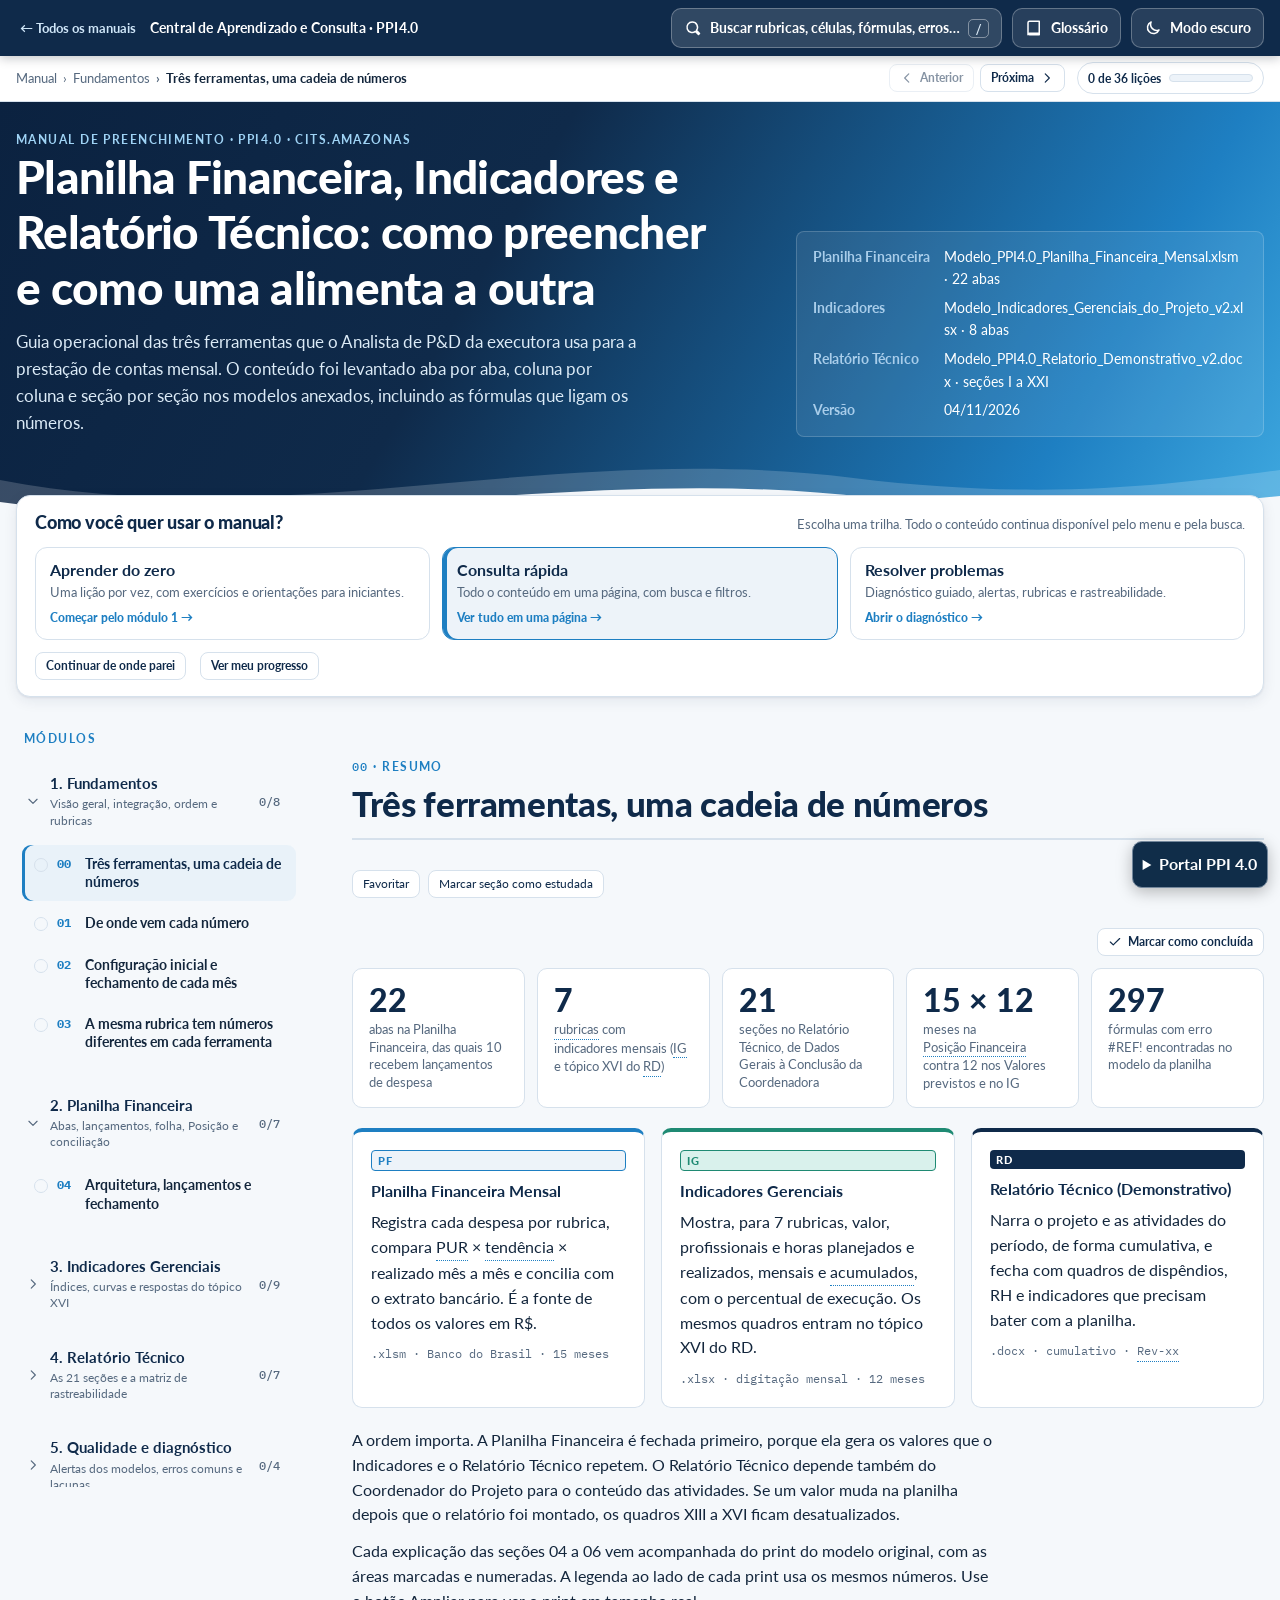
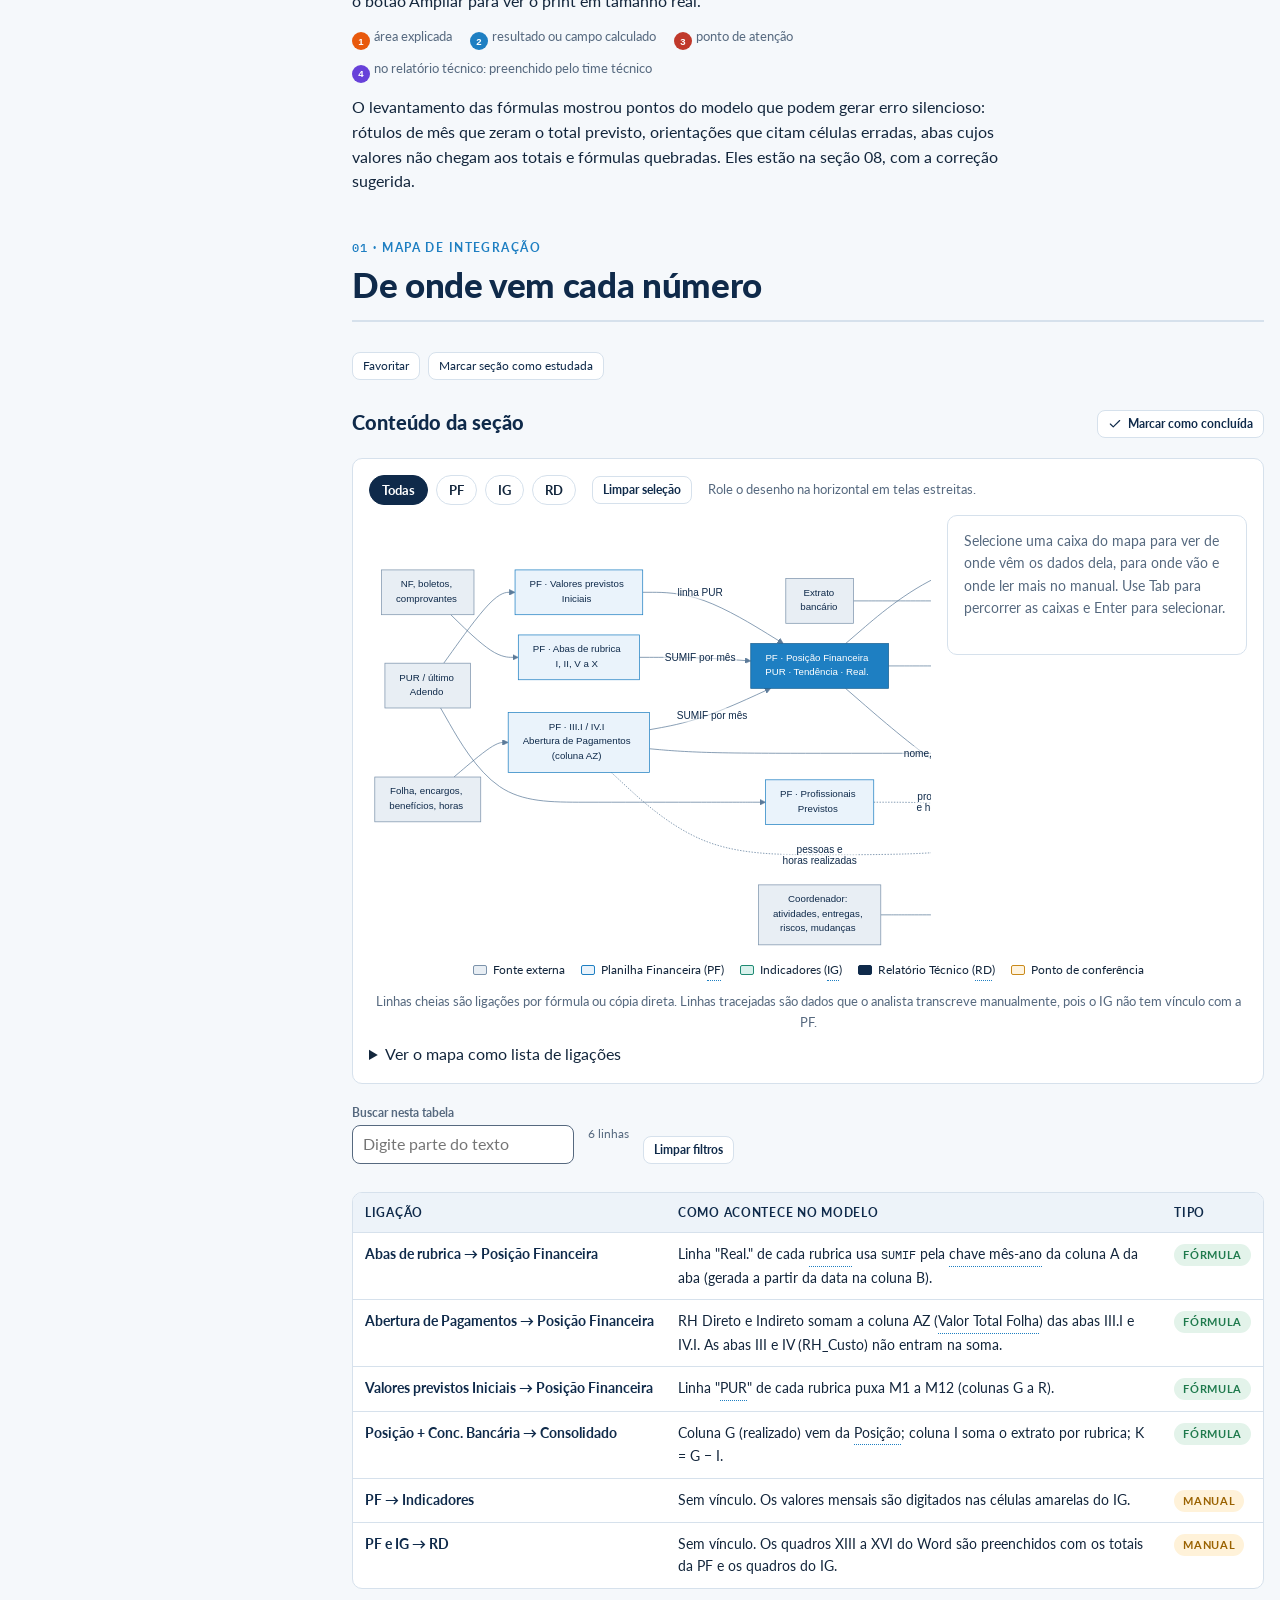
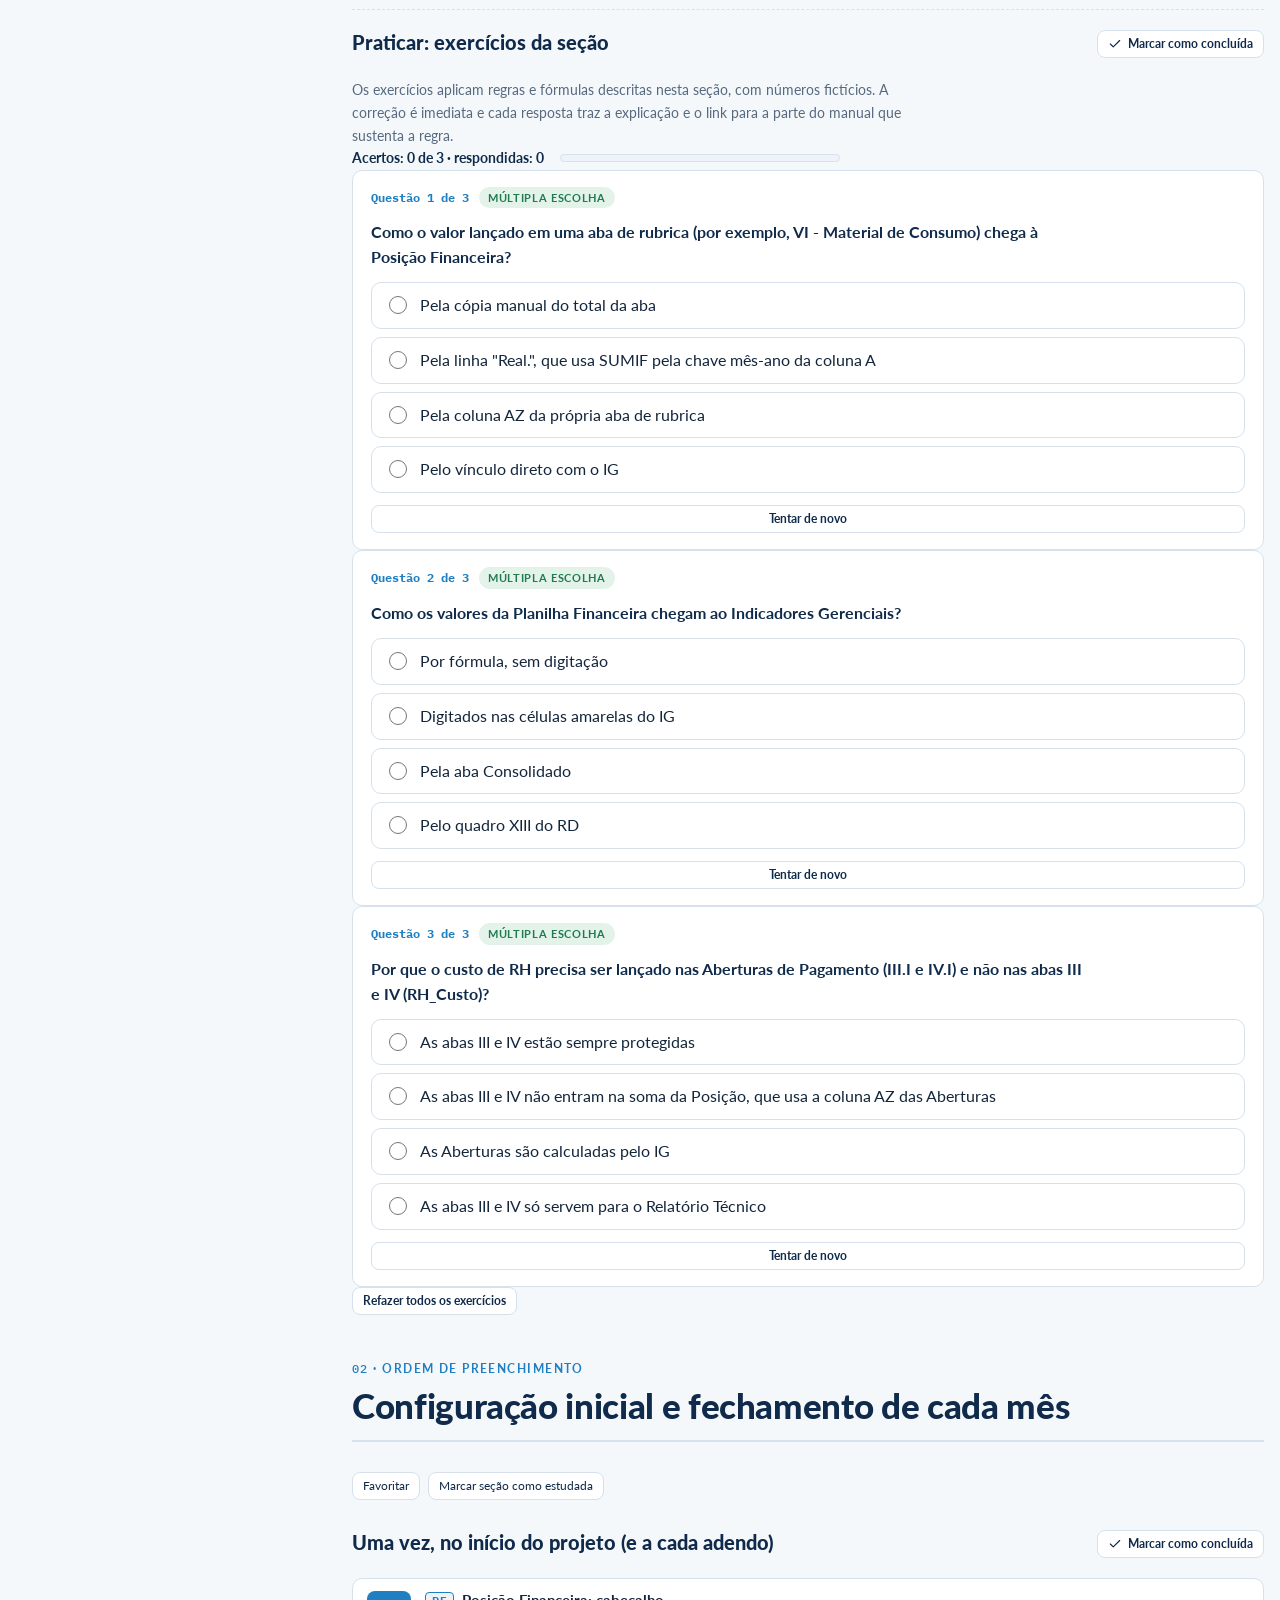
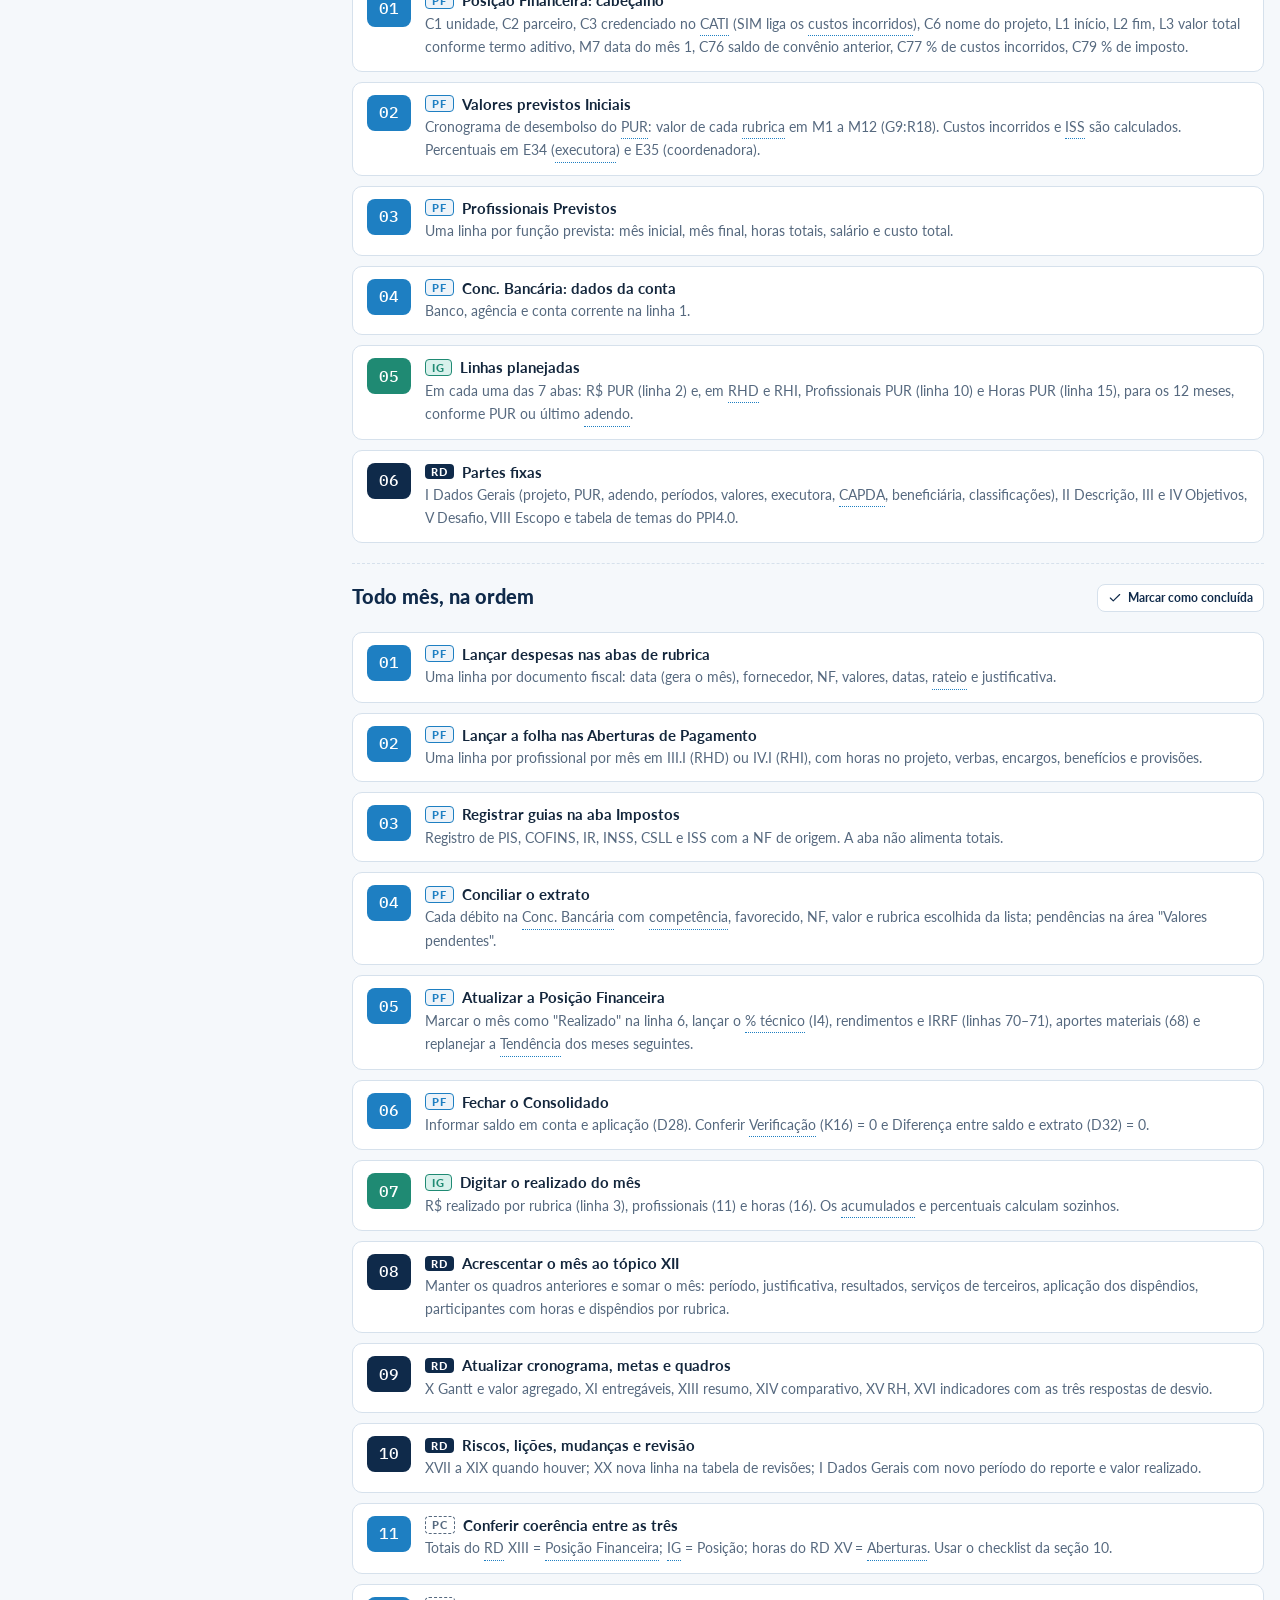
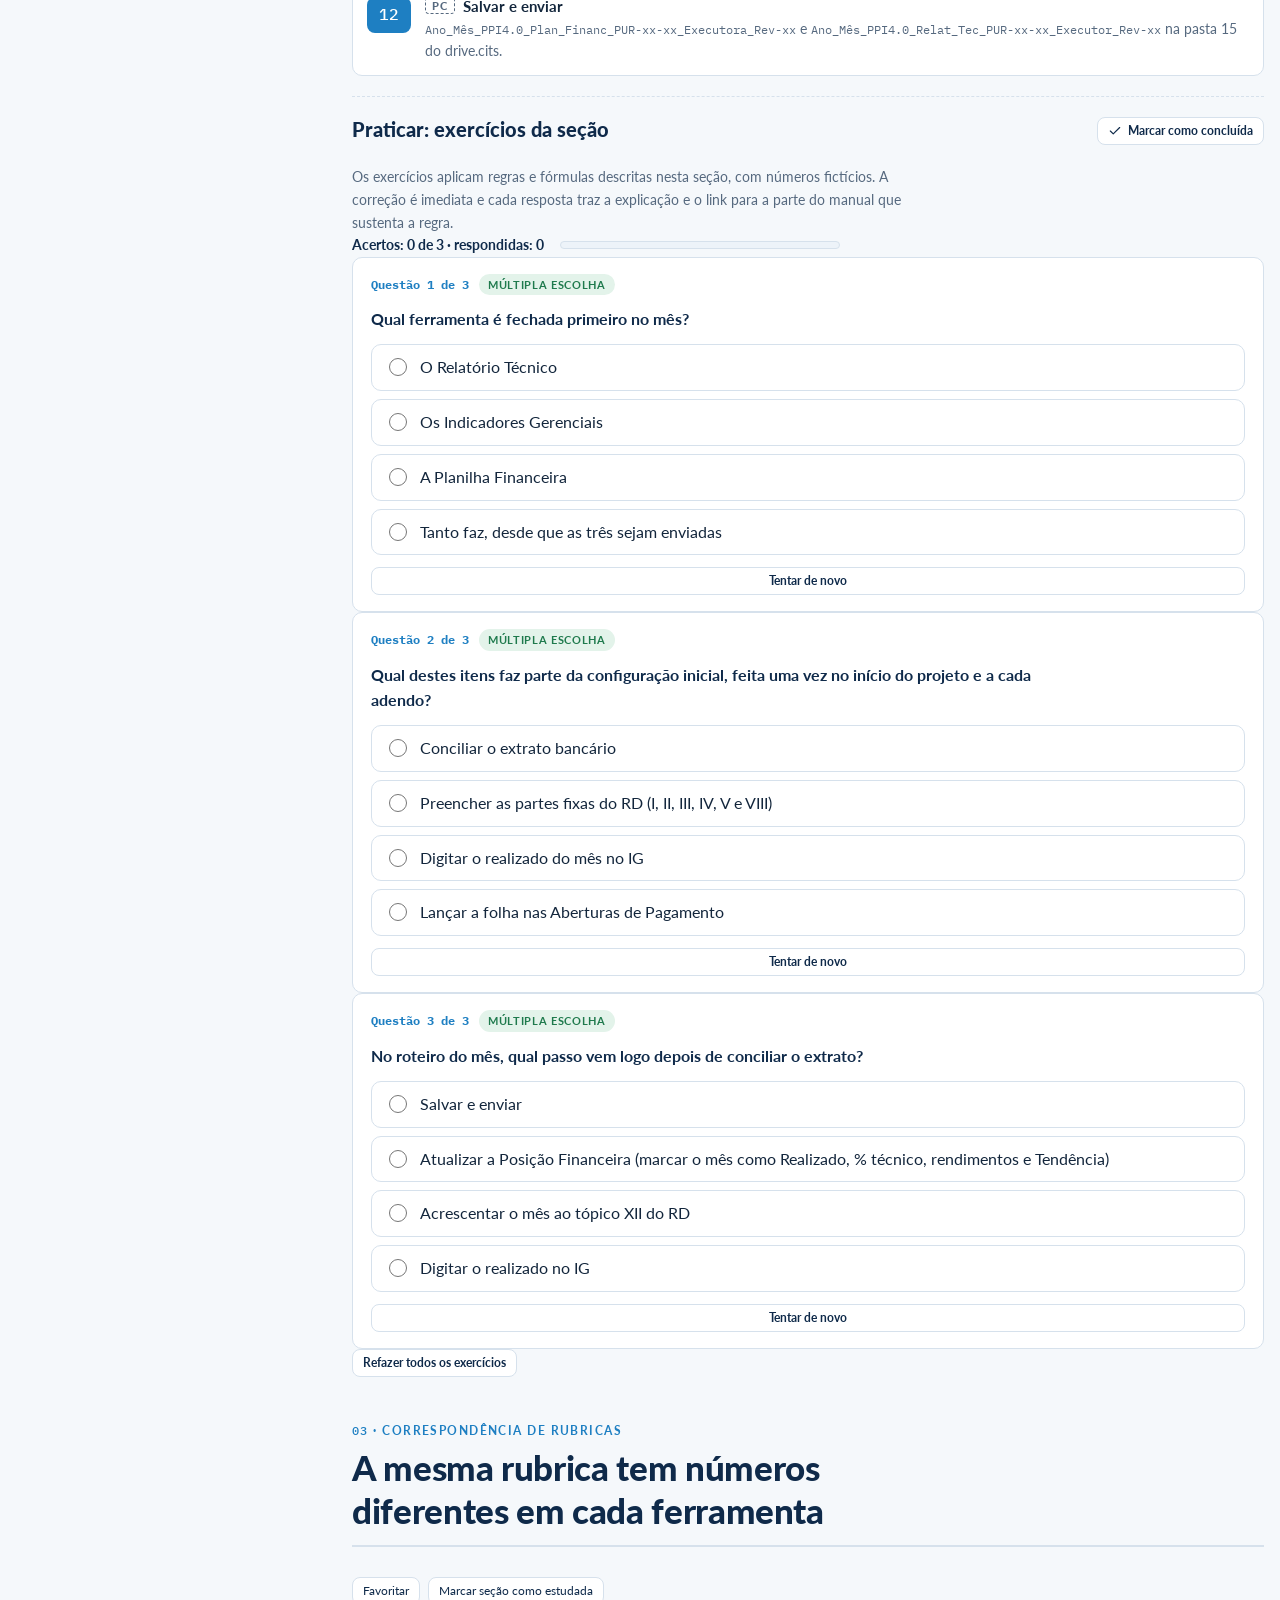
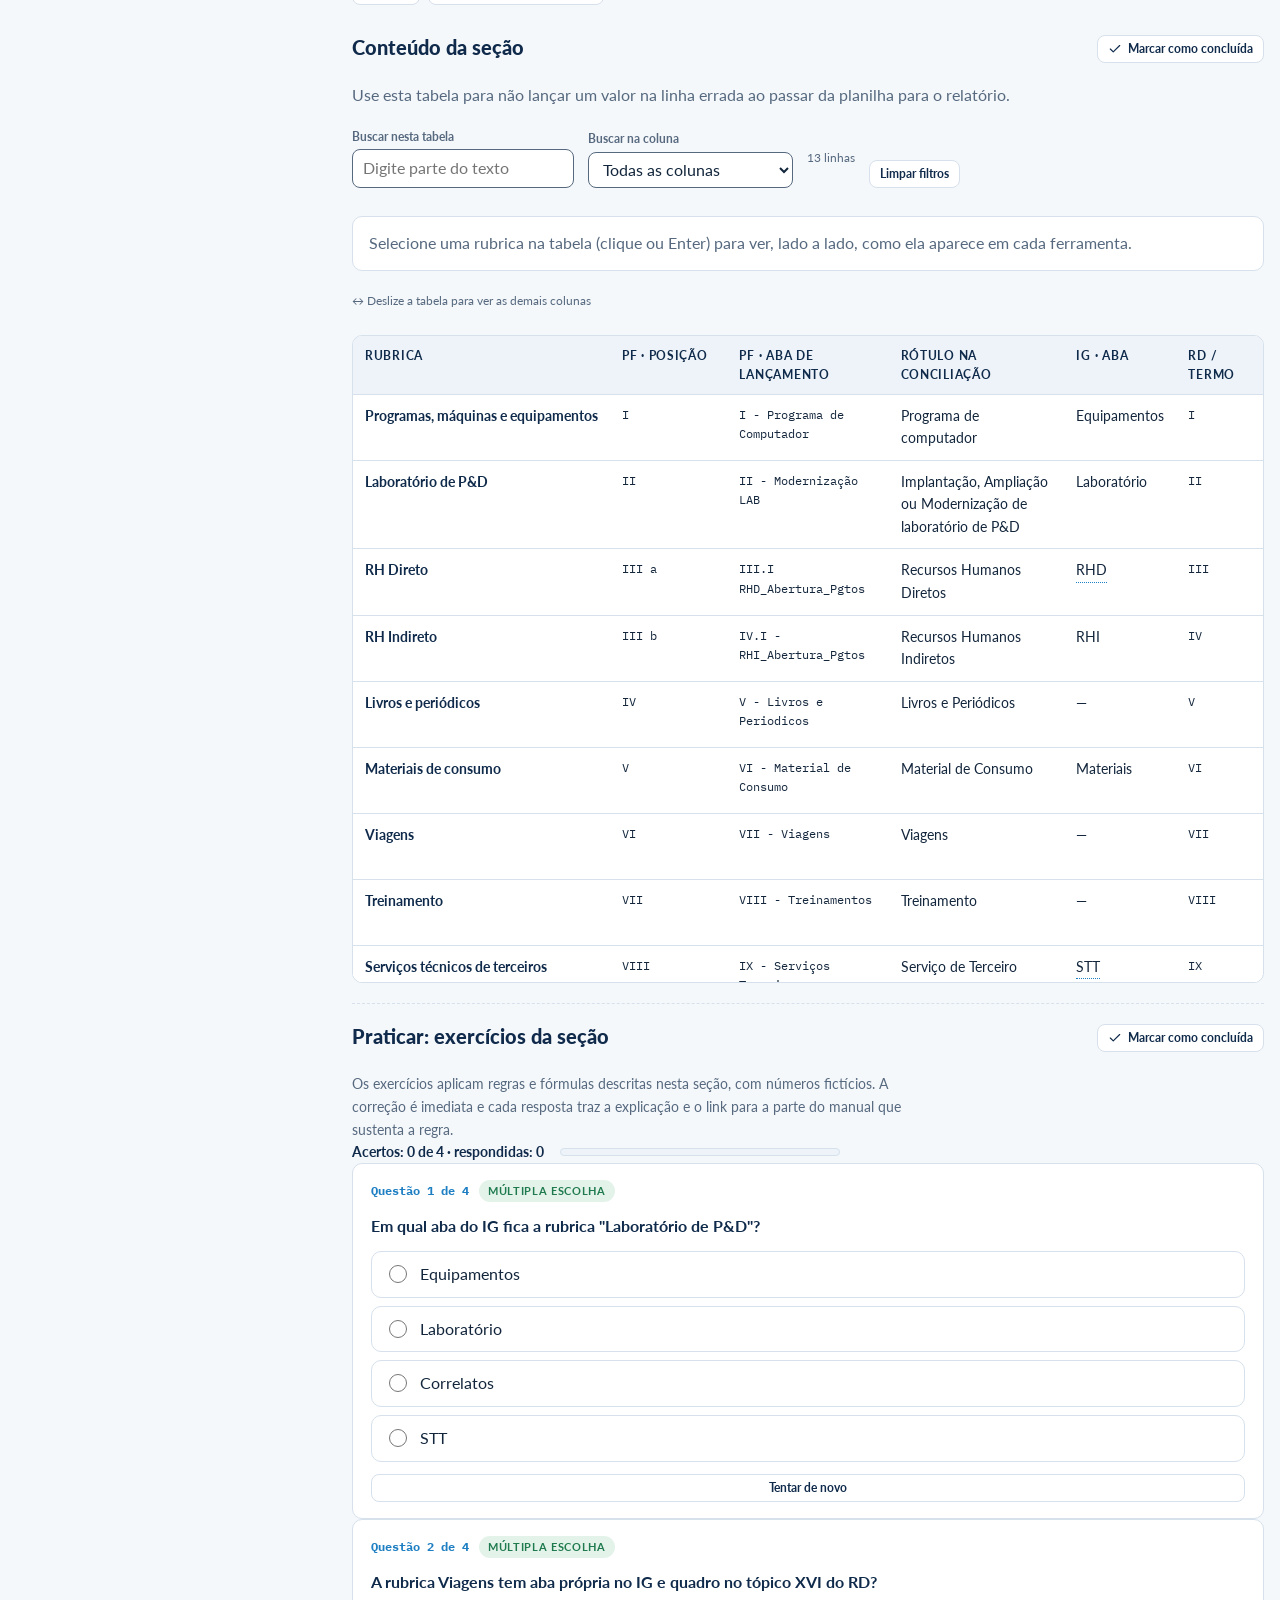
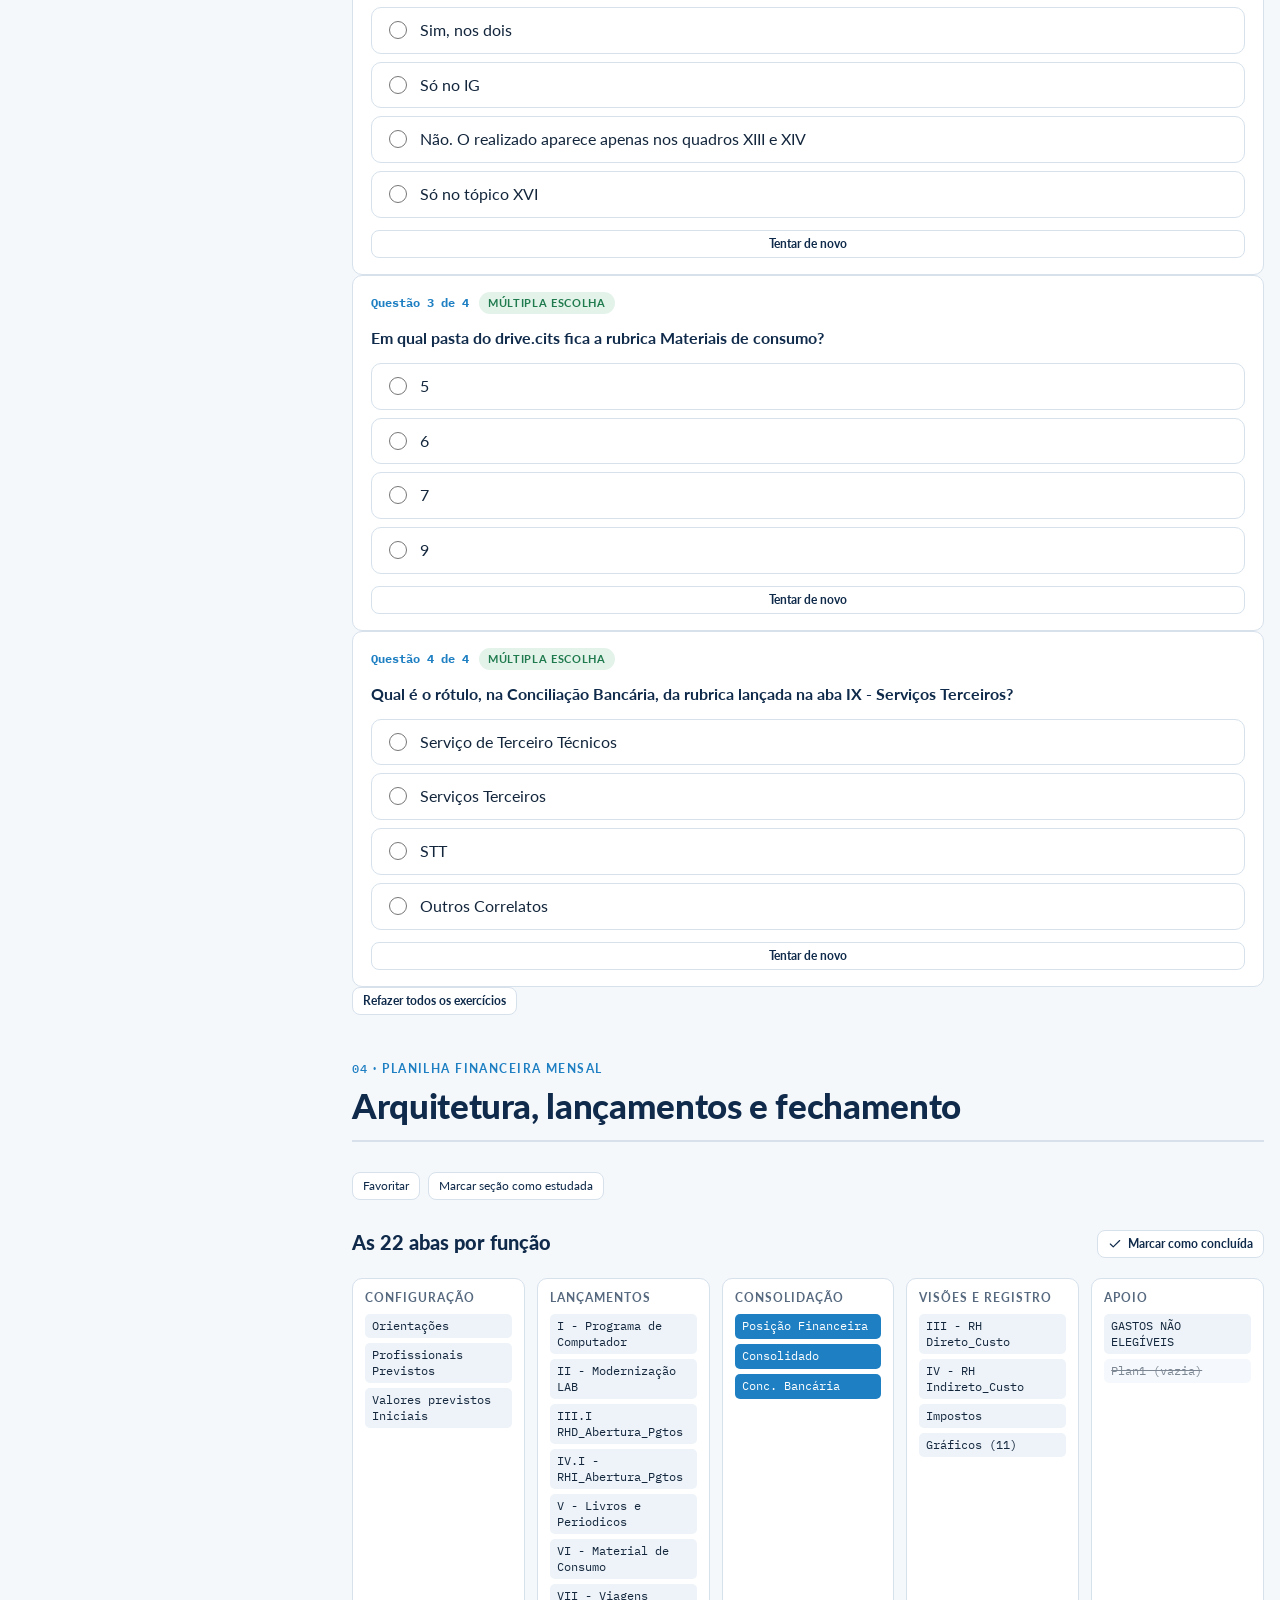
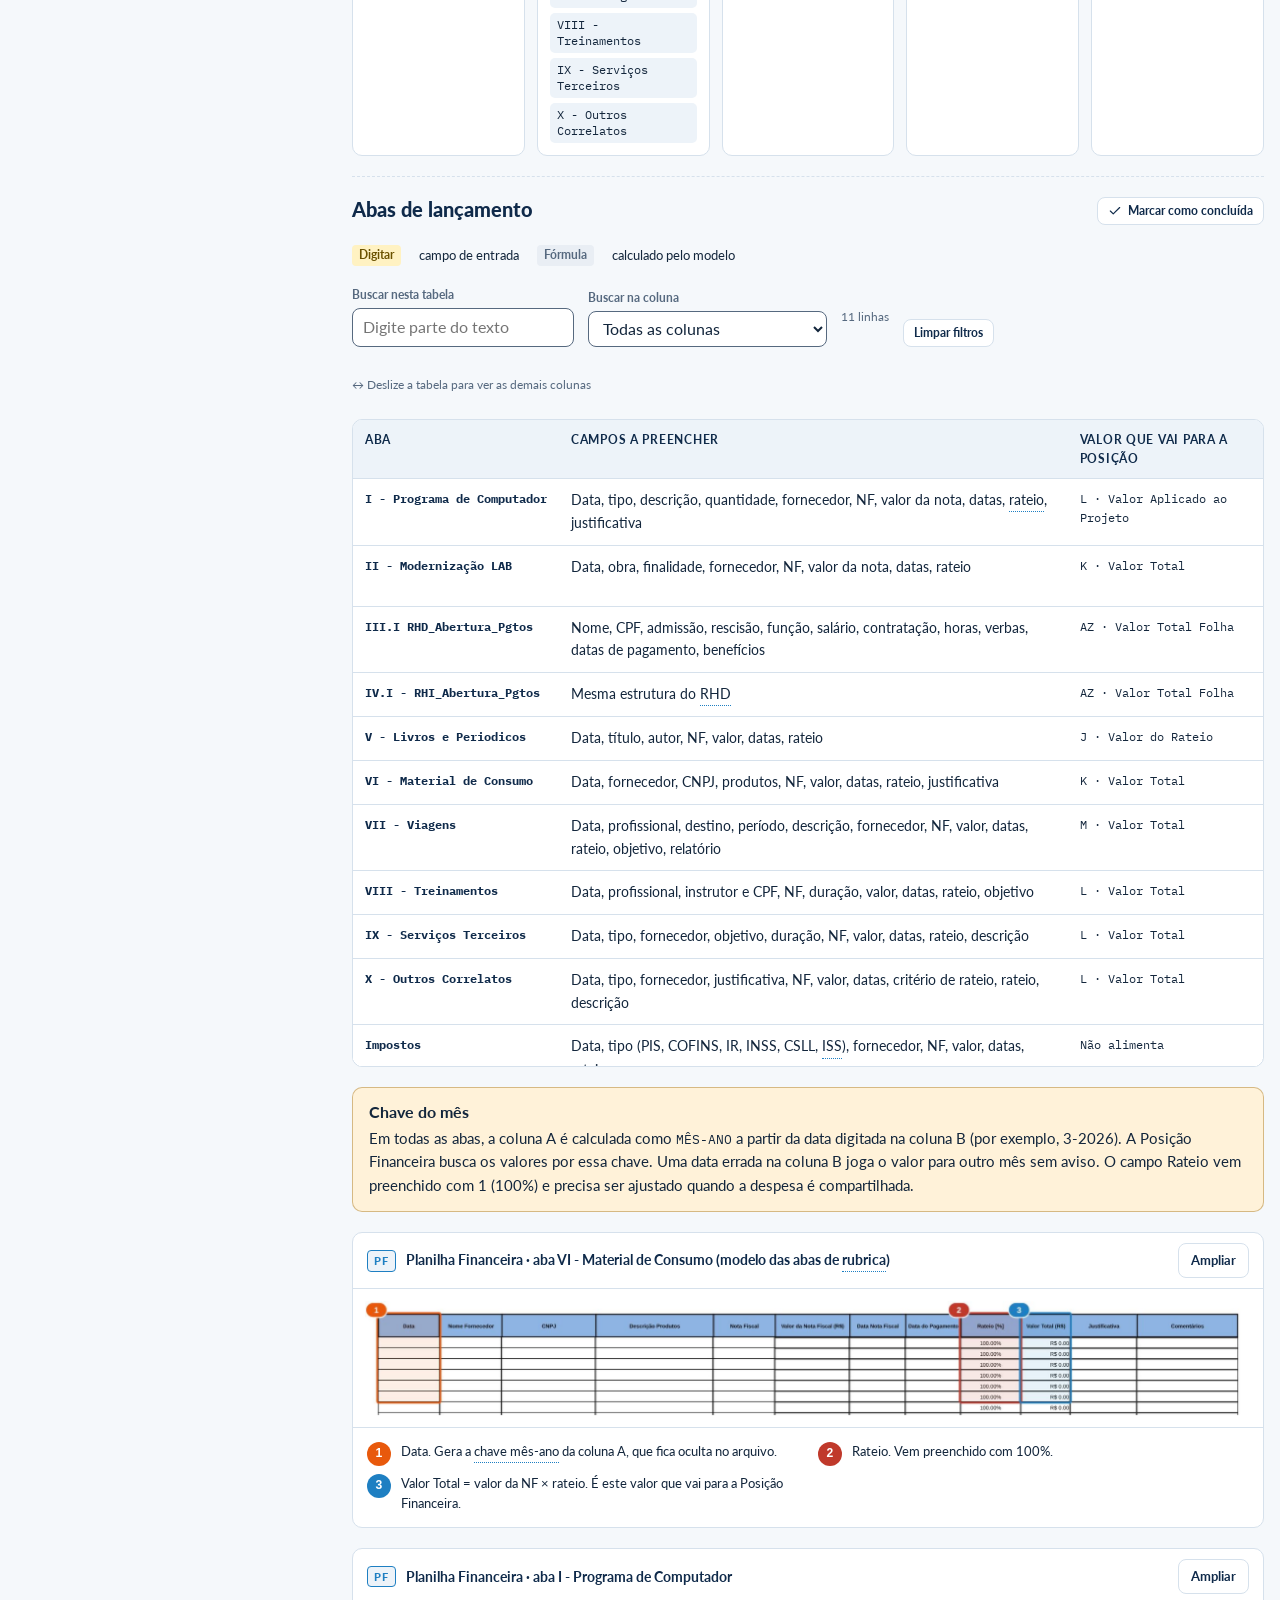
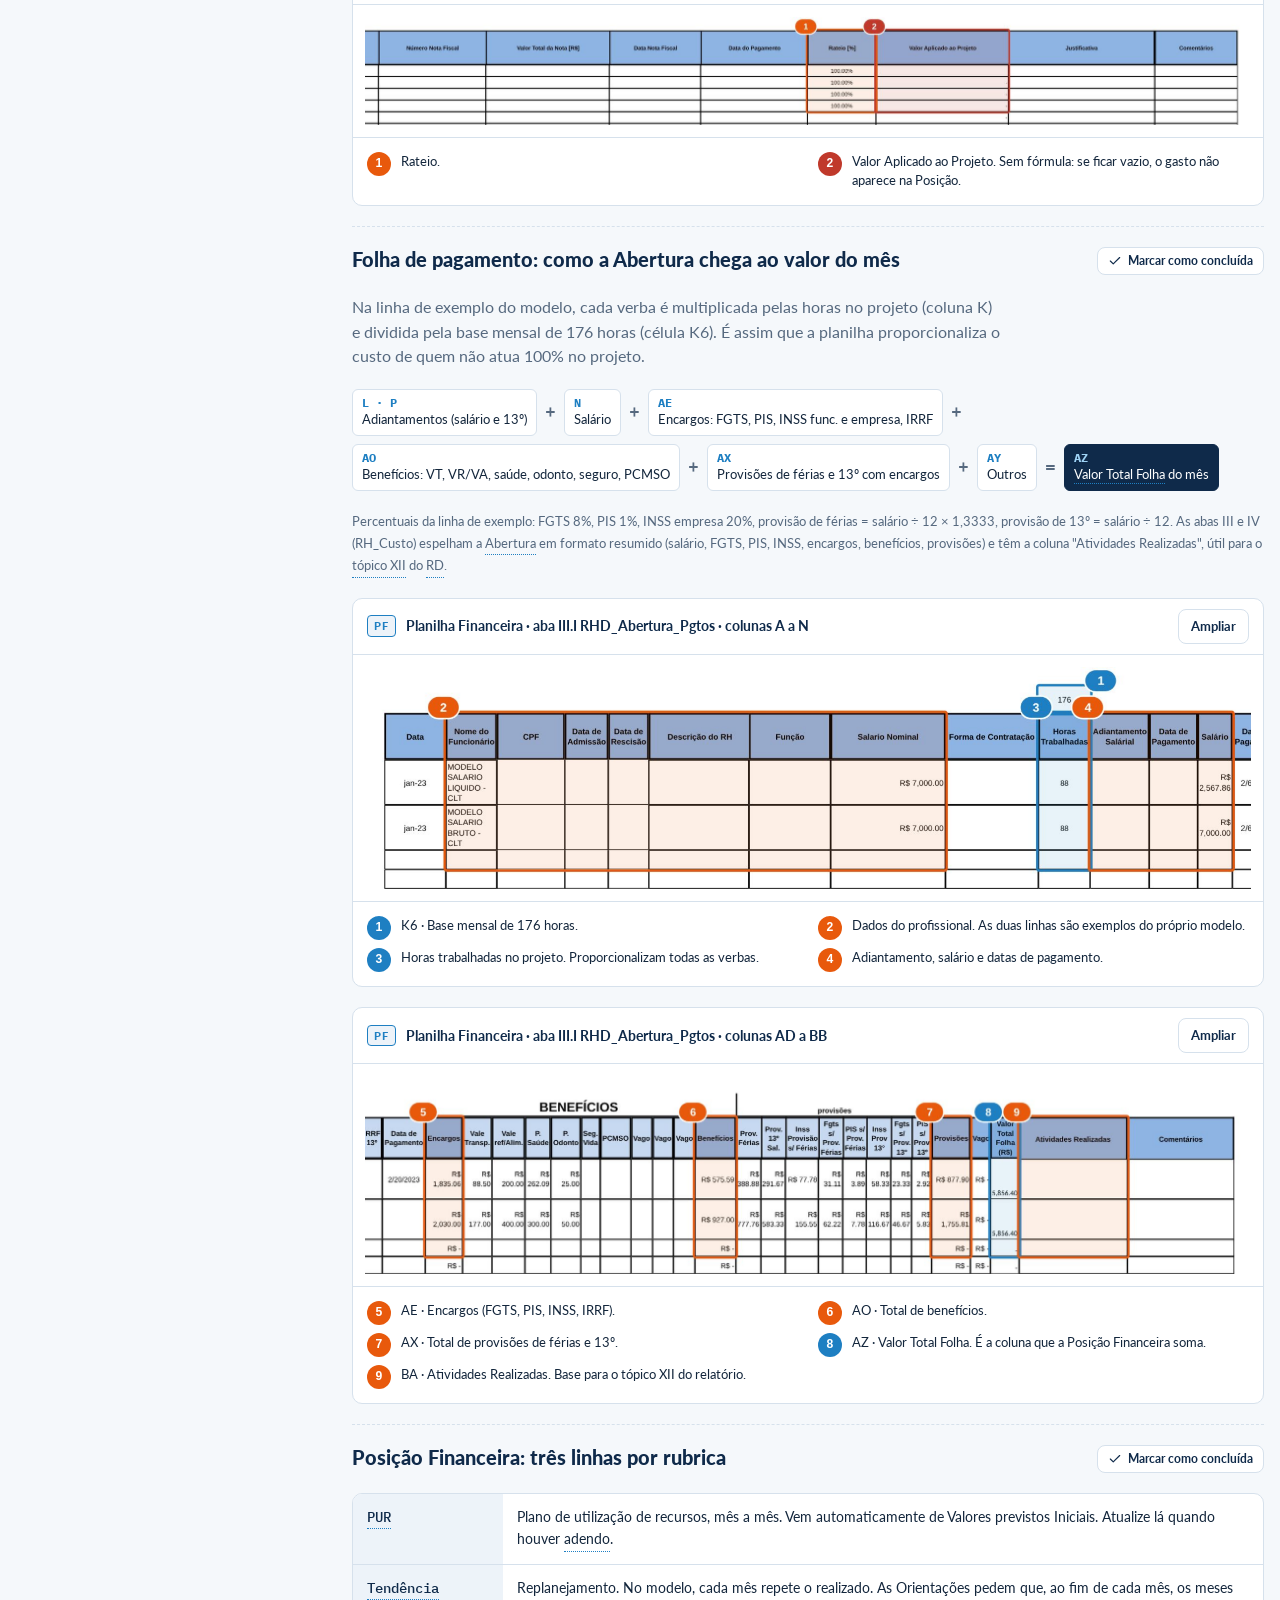
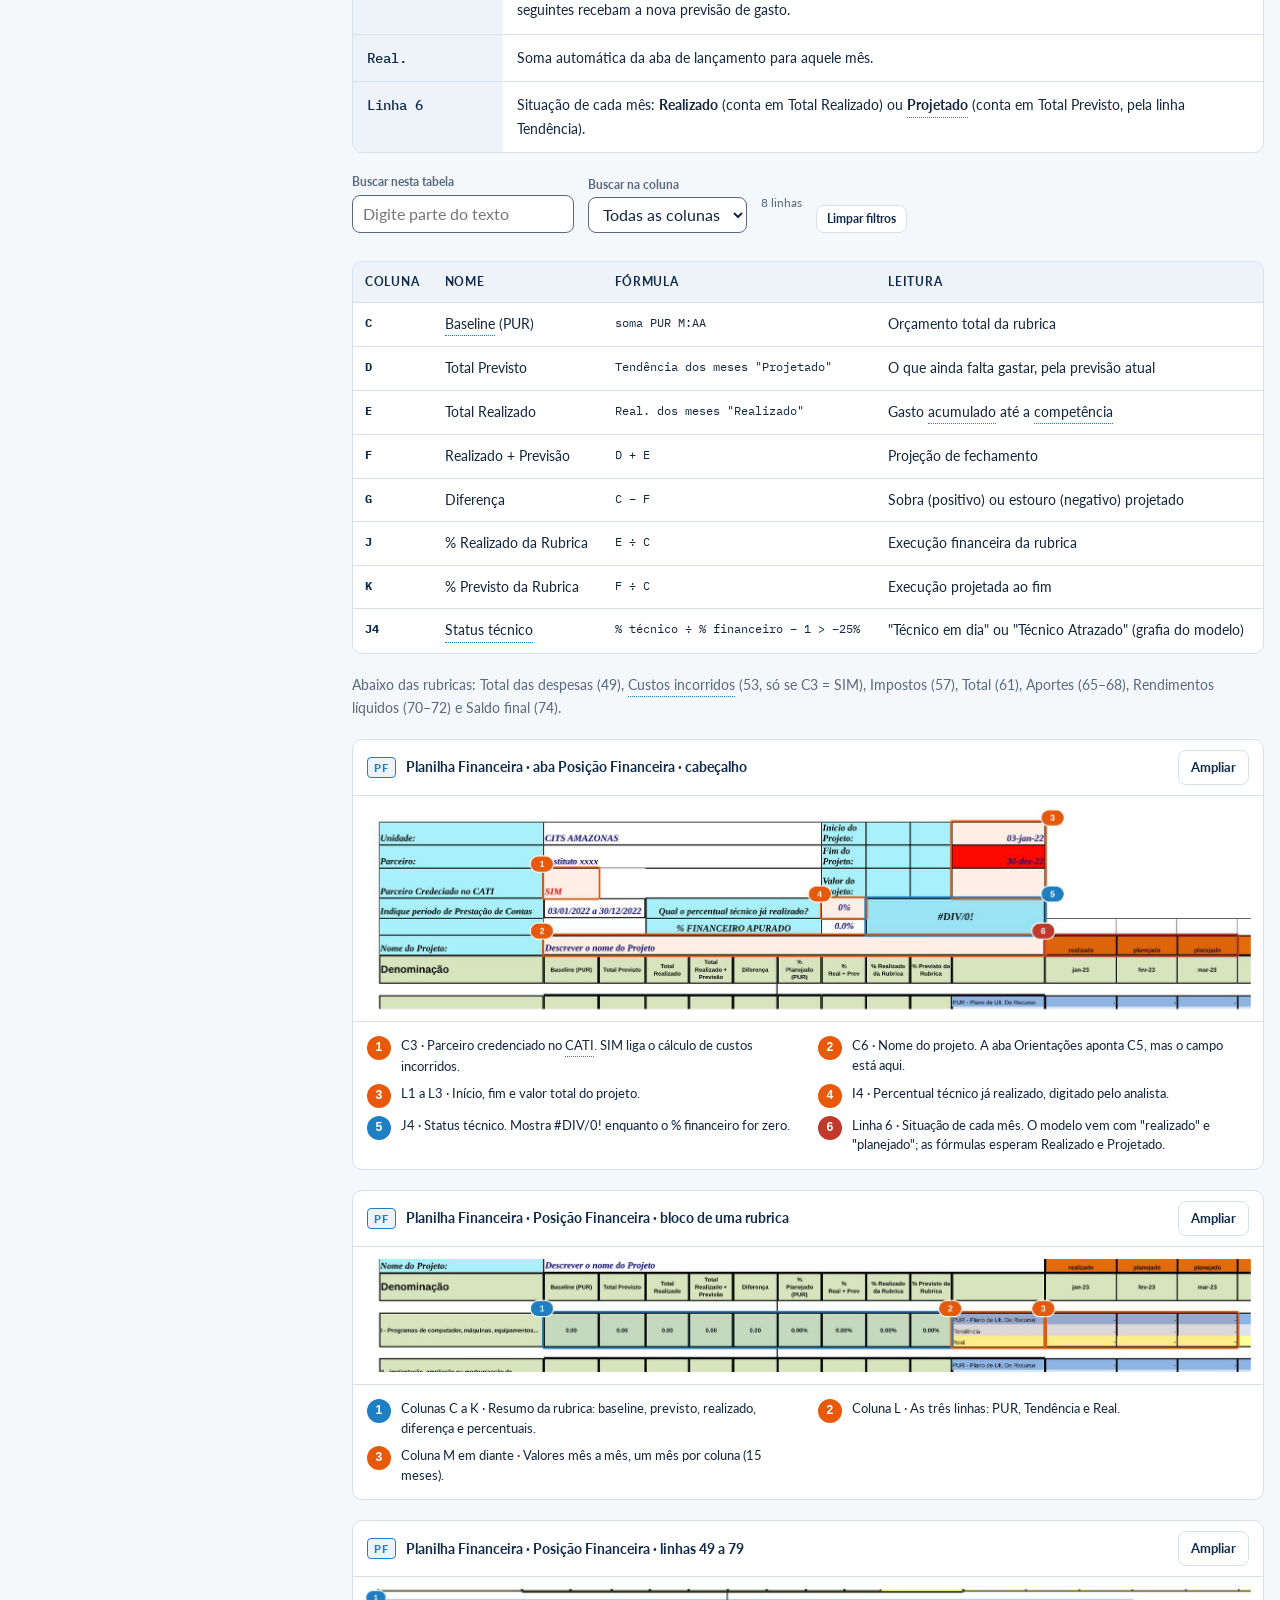
<file: guias/manual-das-ferramentas.html>
<!doctype html>
<html lang="pt-BR">
<head>
<meta charset="utf-8">
<meta name="viewport" content="width=device-width, initial-scale=1, viewport-fit=cover">
<title>Manual das Ferramentas PPI4.0</title>
<meta name="description" content="Central de aprendizado e consulta: como preencher a Planilha Financeira, os Indicadores Gerenciais e o Relatório Técnico do PPI4.0 e como uma ferramenta alimenta a outra.">
<meta name="color-scheme" content="light dark">
<link rel="preconnect" href="https://fonts.googleapis.com">
<link rel="preconnect" href="https://fonts.gstatic.com" crossorigin>
<link rel="stylesheet" href="https://fonts.googleapis.com/css2?family=Lato:wght@400;700;900&family=IBM+Plex+Mono:wght@400;500&display=swap">
<link rel="stylesheet" href="assets/manual/base.css">
<link rel="stylesheet" href="assets/manual/app.css">
<script>(function(){try{var t=localStorage.getItem('ppi40-guia-tema');if(t==='dark'||t==='light')document.documentElement.setAttribute('data-theme',t);}catch(e){}document.documentElement.classList.add('js');})();</script>
<link rel="stylesheet" href="../assets/integration.css"></head>
<body data-mode="quick">
<a class="skip-link" href="#conteudo">Ir para o conteúdo</a>
<header class="topbar" id="topbar">
  <a class="tb-home" href="../index.html"><span aria-hidden="true">←</span> Todos os manuais</a>
  <strong class="tb-title">Central de Aprendizado e Consulta · PPI4.0</strong>
</header>
<noscript><p class="noscript">Busca, exercícios, progresso e checklist com salvamento exigem JavaScript. O conteúdo do manual continua disponível abaixo.</p></noscript>
<div class="band">
  <div class="band-inner">
    <div class="hero">
      <div>
        <div class="eyebrow" style="color:#9FD3F5">Manual de preenchimento · PPI4.0 · CITS.AMAZONAS</div>
        <h1>Planilha Financeira, Indicadores e Relatório Técnico: como preencher e como uma alimenta a outra</h1>
        <p class="lead">Guia operacional das três ferramentas que o Analista de P&amp;D da executora usa para a prestação de contas mensal. O conteúdo foi levantado aba por aba, coluna por coluna e seção por seção nos modelos anexados, incluindo as fórmulas que ligam os números.</p>
      </div>
      <dl>
        <dt>Planilha Financeira</dt><dd>Modelo_PPI4.0_Planilha_Financeira_Mensal.xlsm · 22 abas</dd>
        <dt>Indicadores</dt><dd>Modelo_Indicadores_Gerenciais_do_Projeto_v2.xlsx · 8 abas</dd>
        <dt>Relatório Técnico</dt><dd>Modelo_PPI4.0_Relatorio_Demonstrativo_v2.docx · seções I a XXI</dd>
        <dt>Versão</dt><dd>04/11/2026</dd>
      </dl>
    </div>
  </div>
  <svg class="wave" viewBox="0 0 1440 90" preserveAspectRatio="none" aria-hidden="true"><path d="M0,40 C320,95 620,0 960,38 C1180,62 1320,44 1440,30 L1440,90 L0,90 Z" fill="rgba(255,255,255,.18)"/><path d="M0,62 C300,100 660,22 980,58 C1200,82 1340,64 1440,56 L1440,90 L0,90 Z" style="fill:var(--bg)"/></svg>
</div>

<div class="shell" id="shell">
  <nav class="toc" id="toc-fallback" aria-label="Sumário"><a class="toc-home" href="../index.html">← Todos os manuais</a>
    <div class="eyebrow">Sumário</div>
    <ol>
      <li><a href="#resumo"><span class="n">00</span>Resumo</a></li>
      <li><a href="#integracao"><span class="n">01</span>Mapa de integração</a></li>
      <li><a href="#ordem"><span class="n">02</span>Ordem de preenchimento</a></li>
      <li><a href="#rubricas"><span class="n">03</span>Correspondência de rubricas</a></li>
      <li><a href="#pf"><span class="n">04</span>Planilha Financeira</a></li>
      <li><a href="#ig"><span class="n">05</span>Indicadores Gerenciais</a></li>
      <li><a href="#rd"><span class="n">06</span>Relatório Técnico</a></li>
      <li><a href="#rastreio"><span class="n">07</span>Rastreabilidade</a></li>
      <li><a href="#alertas"><span class="n">08</span>Alertas dos modelos</a></li>
      <li><a href="#erros"><span class="n">09</span>Erros comuns</a></li>
      <li><a href="#checklist"><span class="n">10</span>Checklist mensal</a></li>
      <li><a href="#lacunas"><span class="n">11</span>Lacunas e premissas</a></li>
    </ol>
  </nav>

  <main id="conteudo" tabindex="-1">
    <!-- 00 -->
    <section class="sec" id="resumo" data-module="m1">
      <header><div class="eyebrow"><b>00</b> · Resumo</div><h2>Três ferramentas, uma cadeia de números</h2></header>
      <div class="kpis">
        <div class="kpi"><b>22</b><span>abas na Planilha Financeira, das quais 10 recebem lançamentos de despesa</span></div>
        <div class="kpi"><b>7</b><span>rubricas com indicadores mensais (IG e tópico XVI do RD)</span></div>
        <div class="kpi"><b>21</b><span>seções no Relatório Técnico, de Dados Gerais à Conclusão da Coordenadora</span></div>
        <div class="kpi"><b>15 × 12</b><span>meses na Posição Financeira contra 12 nos Valores previstos e no IG</span></div>
        <div class="kpi"><b>297</b><span>fórmulas com erro #REF! encontradas no modelo da planilha</span></div>
      </div>
      <div class="trio">
        <div class="card"><span class="tool pf">PF</span><h4 id="resumo-planilha-financeira-mensal">Planilha Financeira Mensal</h4><p>Registra cada despesa por rubrica, compara PUR × tendência × realizado mês a mês e concilia com o extrato bancário. É a fonte de todos os valores em R$.</p><span class="meta">.xlsm · Banco do Brasil · 15 meses</span></div>
        <div class="card ig"><span class="tool ig">IG</span><h4 id="resumo-indicadores-gerenciais">Indicadores Gerenciais</h4><p>Mostra, para 7 rubricas, valor, profissionais e horas planejados e realizados, mensais e acumulados, com o percentual de execução. Os mesmos quadros entram no tópico XVI do RD.</p><span class="meta">.xlsx · digitação mensal · 12 meses</span></div>
        <div class="card rd"><span class="tool rd">RD</span><h4 id="resumo-relatorio-tecnico-demonstrativo">Relatório Técnico (Demonstrativo)</h4><p>Narra o projeto e as atividades do período, de forma cumulativa, e fecha com quadros de dispêndios, RH e indicadores que precisam bater com a planilha.</p><span class="meta">.docx · cumulativo · Rev-xx</span></div>
      </div>
      <div class="prose">
        <p>A ordem importa. A Planilha Financeira é fechada primeiro, porque ela gera os valores que o Indicadores e o Relatório Técnico repetem. O Relatório Técnico depende também do Coordenador do Projeto para o conteúdo das atividades. Se um valor muda na planilha depois que o relatório foi montado, os quadros XIII a XVI ficam desatualizados.</p>
        <p>Cada explicação das seções 04 a 06 vem acompanhada do print do modelo original, com as áreas marcadas e numeradas. A legenda ao lado de cada print usa os mesmos números. Use o botão Ampliar para ver o print em tamanho real.</p>
        <div class="shot-key"><span><span class="cn">1</span>área explicada</span><span><span class="cn alt">2</span>resultado ou campo calculado</span><span><span class="cn bad">3</span>ponto de atenção</span><span><span class="cn tec">4</span>no relatório técnico: preenchido pelo time técnico</span></div>
        <p>O levantamento das fórmulas mostrou pontos do modelo que podem gerar erro silencioso: rótulos de mês que zeram o total previsto, orientações que citam células erradas, abas cujos valores não chegam aos totais e fórmulas quebradas. Eles estão na seção 08, com a correção sugerida.</p>
      </div>
    </section>

    <!-- 01 -->
    <section class="sec" id="integracao" data-module="m1">
      <header><div class="eyebrow"><b>01</b> · Mapa de integração</div><h2>De onde vem cada número</h2></header>
      <figure class="plate" style="margin:0">
        <div class="flow-scroll" data-flow><svg id="my-svg" class="flow-svg" xmlns="http://www.w3.org/2000/svg" viewBox="0 0 1729.9013671875 602.87890625" role="group" aria-label="Fluxo de dados: documentos alimentam abas de rubrica e abertura de pagamentos, que alimentam a Posição Financeira; Posição e Conciliação fecham no Consolidado; Posição e Abertura alimentam Indicadores e os quadros XIII a XVI do Relatório; tudo segue para a prestação de contas"><style>#my-svg{font-family:Arial,Helvetica,sans-serif;font-size:14px;fill:#0F2A4A;}}}#my-svg .edge-animation-slow{stroke-dasharray:9,5!important;stroke-dashoffset:900;animation:dash 50s linear infinite;stroke-linecap:round;}#my-svg .edge-animation-fast{stroke-dasharray:9,5!important;stroke-dashoffset:900;animation:dash 20s linear infinite;stroke-linecap:round;}#my-svg .error-icon{fill:#F4F7FA;}#my-svg .error-text{fill:#0b0805;stroke:#0b0805;}#my-svg .edge-thickness-normal{stroke-width:1px;}#my-svg .edge-thickness-thick{stroke-width:3.5px;}#my-svg .edge-pattern-solid{stroke-dasharray:0;}#my-svg .edge-thickness-invisible{stroke-width:0;fill:none;}#my-svg .edge-pattern-dashed{stroke-dasharray:3;}#my-svg .edge-pattern-dotted{stroke-dasharray:2;}#my-svg .marker{fill:#5B7A99;stroke:#5B7A99;}#my-svg .marker.cross{stroke:#5B7A99;}#my-svg svg{font-family:Arial,Helvetica,sans-serif;font-size:14px;}#my-svg p{margin:0;}#my-svg .label{font-family:Arial,Helvetica,sans-serif;color:#0F2A4A;}#my-svg .cluster-label text{fill:#0b0805;}#my-svg .cluster-label span{color:#0b0805;}#my-svg .cluster-label span p{background-color:transparent;}#my-svg .label text,#my-svg span{fill:#0F2A4A;color:#0F2A4A;}#my-svg .node rect,#my-svg .node circle,#my-svg .node ellipse,#my-svg .node polygon,#my-svg .node path{fill:#EAF3FB;stroke:#1E7FC2;stroke-width:1px;}#my-svg .rough-node .label text,#my-svg .node .label text,#my-svg .image-shape .label,#my-svg .icon-shape .label{text-anchor:middle;}#my-svg .node .katex path{fill:#000;stroke:#000;stroke-width:1px;}#my-svg .rough-node .label,#my-svg .node .label,#my-svg .image-shape .label,#my-svg .icon-shape .label{text-align:center;}#my-svg .node.clickable{cursor:pointer;}#my-svg .root .anchor path{fill:#5B7A99!important;stroke-width:0;stroke:#5B7A99;}#my-svg .arrowheadPath{fill:#0b0b0b;}#my-svg .edgePath .path{stroke:#5B7A99;stroke-width:1px;}#my-svg .flowchart-link{stroke:#5B7A99;fill:none;}#my-svg .edgeLabel{background-color:#FFFFFF;text-align:center;}#my-svg .edgeLabel p{background-color:#FFFFFF;}#my-svg .edgeLabel rect{opacity:0.5;background-color:#FFFFFF;fill:#FFFFFF;}#my-svg .labelBkg{background-color:rgba(255, 255, 255, 0.5);}#my-svg .cluster rect{fill:#F4F7FA;stroke:#B9CCE0;stroke-width:1px;}#my-svg .cluster text{fill:#0b0805;}#my-svg .cluster span{color:#0b0805;}#my-svg div.mermaidTooltip{position:absolute;text-align:center;max-width:200px;padding:2px;font-family:Arial,Helvetica,sans-serif;font-size:12px;background:#F4F7FA;border:1px solid hsl(210, 0%, 86.862745098%);border-radius:2px;pointer-events:none;z-index:100;}#my-svg .flowchartTitleText{text-anchor:middle;font-size:18px;fill:#0F2A4A;}#my-svg rect.text{fill:none;stroke-width:0;}#my-svg .icon-shape,#my-svg .image-shape{background-color:#FFFFFF;text-align:center;}#my-svg .icon-shape p,#my-svg .image-shape p{background-color:#FFFFFF;padding:2px;}#my-svg .icon-shape .label rect,#my-svg .image-shape .label rect{opacity:0.5;background-color:#FFFFFF;fill:#FFFFFF;}#my-svg .label-icon{display:inline-block;height:1em;overflow:visible;vertical-align:-0.125em;}#my-svg .node .label-icon path{fill:currentColor;stroke:revert;stroke-width:revert;}#my-svg .node .neo-node{stroke:#1E7FC2;}#my-svg [data-look="neo"].node rect,#my-svg [data-look="neo"].cluster rect,#my-svg [data-look="neo"].node polygon{stroke:url(#my-svg-gradient);filter:drop-shadow( 1px 2px 2px rgba(185,185,185,1));}#my-svg [data-look="neo"].swimlane.cluster rect{filter:none;}#my-svg [data-look="neo"].node path{stroke:url(#my-svg-gradient);stroke-width:1px;}#my-svg [data-look="neo"].node .outer-path{filter:drop-shadow( 1px 2px 2px rgba(185,185,185,1));}#my-svg [data-look="neo"].node .neo-line path{stroke:#1E7FC2;filter:none;}#my-svg [data-look="neo"].node circle{stroke:url(#my-svg-gradient);filter:drop-shadow( 1px 2px 2px rgba(185,185,185,1));}#my-svg [data-look="neo"].node circle .state-start{fill:#000000;}#my-svg [data-look="neo"].icon-shape .icon{fill:url(#my-svg-gradient);filter:drop-shadow( 1px 2px 2px rgba(185,185,185,1));}#my-svg [data-look="neo"].icon-shape .icon-neo path{stroke:url(#my-svg-gradient);filter:drop-shadow( 1px 2px 2px rgba(185,185,185,1));}#my-svg :root{--mermaid-font-family:"trebuchet ms",verdana,arial,sans-serif;}#my-svg .src rect{fill:rgb(232, 238, 244)!important;stroke:rgb(124, 147, 171)!important;color:rgb(15, 42, 74)!important;}#my-svg .src polygon{fill:rgb(232, 238, 244)!important;stroke:rgb(124, 147, 171)!important;color:rgb(15, 42, 74)!important;}#my-svg .src ellipse{fill:rgb(232, 238, 244)!important;stroke:rgb(124, 147, 171)!important;color:rgb(15, 42, 74)!important;}#my-svg .src circle{fill:rgb(232, 238, 244)!important;stroke:rgb(124, 147, 171)!important;color:rgb(15, 42, 74)!important;}#my-svg .src path{fill:rgb(232, 238, 244)!important;stroke:rgb(124, 147, 171)!important;color:rgb(15, 42, 74)!important;}#my-svg .src tspan{fill:rgb(15, 42, 74)!important;}#my-svg .pf rect{fill:rgb(234, 243, 251)!important;stroke:rgb(30, 127, 194)!important;color:rgb(15, 42, 74)!important;}#my-svg .pf polygon{fill:rgb(234, 243, 251)!important;stroke:rgb(30, 127, 194)!important;color:rgb(15, 42, 74)!important;}#my-svg .pf ellipse{fill:rgb(234, 243, 251)!important;stroke:rgb(30, 127, 194)!important;color:rgb(15, 42, 74)!important;}#my-svg .pf circle{fill:rgb(234, 243, 251)!important;stroke:rgb(30, 127, 194)!important;color:rgb(15, 42, 74)!important;}#my-svg .pf path{fill:rgb(234, 243, 251)!important;stroke:rgb(30, 127, 194)!important;color:rgb(15, 42, 74)!important;}#my-svg .pf tspan{fill:rgb(15, 42, 74)!important;}#my-svg .pfk rect{fill:rgb(30, 127, 194)!important;stroke:rgb(21, 94, 145)!important;color:rgb(255, 255, 255)!important;}#my-svg .pfk polygon{fill:rgb(30, 127, 194)!important;stroke:rgb(21, 94, 145)!important;color:rgb(255, 255, 255)!important;}#my-svg .pfk ellipse{fill:rgb(30, 127, 194)!important;stroke:rgb(21, 94, 145)!important;color:rgb(255, 255, 255)!important;}#my-svg .pfk circle{fill:rgb(30, 127, 194)!important;stroke:rgb(21, 94, 145)!important;color:rgb(255, 255, 255)!important;}#my-svg .pfk path{fill:rgb(30, 127, 194)!important;stroke:rgb(21, 94, 145)!important;color:rgb(255, 255, 255)!important;}#my-svg .pfk tspan{fill:rgb(255, 255, 255)!important;}#my-svg .ig rect{fill:rgb(217, 241, 236)!important;stroke:rgb(31, 138, 115)!important;color:rgb(14, 74, 61)!important;}#my-svg .ig polygon{fill:rgb(217, 241, 236)!important;stroke:rgb(31, 138, 115)!important;color:rgb(14, 74, 61)!important;}#my-svg .ig ellipse{fill:rgb(217, 241, 236)!important;stroke:rgb(31, 138, 115)!important;color:rgb(14, 74, 61)!important;}#my-svg .ig circle{fill:rgb(217, 241, 236)!important;stroke:rgb(31, 138, 115)!important;color:rgb(14, 74, 61)!important;}#my-svg .ig path{fill:rgb(217, 241, 236)!important;stroke:rgb(31, 138, 115)!important;color:rgb(14, 74, 61)!important;}#my-svg .ig tspan{fill:rgb(14, 74, 61)!important;}#my-svg .rd rect{fill:rgb(238, 240, 248)!important;stroke:rgb(15, 42, 74)!important;color:rgb(15, 42, 74)!important;}#my-svg .rd polygon{fill:rgb(238, 240, 248)!important;stroke:rgb(15, 42, 74)!important;color:rgb(15, 42, 74)!important;}#my-svg .rd ellipse{fill:rgb(238, 240, 248)!important;stroke:rgb(15, 42, 74)!important;color:rgb(15, 42, 74)!important;}#my-svg .rd circle{fill:rgb(238, 240, 248)!important;stroke:rgb(15, 42, 74)!important;color:rgb(15, 42, 74)!important;}#my-svg .rd path{fill:rgb(238, 240, 248)!important;stroke:rgb(15, 42, 74)!important;color:rgb(15, 42, 74)!important;}#my-svg .rd tspan{fill:rgb(15, 42, 74)!important;}#my-svg .rdk rect{fill:rgb(15, 42, 74)!important;stroke:rgb(15, 42, 74)!important;color:rgb(255, 255, 255)!important;}#my-svg .rdk polygon{fill:rgb(15, 42, 74)!important;stroke:rgb(15, 42, 74)!important;color:rgb(255, 255, 255)!important;}#my-svg .rdk ellipse{fill:rgb(15, 42, 74)!important;stroke:rgb(15, 42, 74)!important;color:rgb(255, 255, 255)!important;}#my-svg .rdk circle{fill:rgb(15, 42, 74)!important;stroke:rgb(15, 42, 74)!important;color:rgb(255, 255, 255)!important;}#my-svg .rdk path{fill:rgb(15, 42, 74)!important;stroke:rgb(15, 42, 74)!important;color:rgb(255, 255, 255)!important;}#my-svg .rdk tspan{fill:rgb(255, 255, 255)!important;}#my-svg .dec rect{fill:rgb(255, 244, 224)!important;stroke:rgb(201, 138, 27)!important;color:rgb(90, 58, 0)!important;}#my-svg .dec polygon{fill:rgb(255, 244, 224)!important;stroke:rgb(201, 138, 27)!important;color:rgb(90, 58, 0)!important;}#my-svg .dec ellipse{fill:rgb(255, 244, 224)!important;stroke:rgb(201, 138, 27)!important;color:rgb(90, 58, 0)!important;}#my-svg .dec circle{fill:rgb(255, 244, 224)!important;stroke:rgb(201, 138, 27)!important;color:rgb(90, 58, 0)!important;}#my-svg .dec path{fill:rgb(255, 244, 224)!important;stroke:rgb(201, 138, 27)!important;color:rgb(90, 58, 0)!important;}#my-svg .dec tspan{fill:rgb(90, 58, 0)!important;}#my-svg .out rect{fill:rgb(255, 255, 255)!important;stroke:rgb(15, 42, 74)!important;color:rgb(15, 42, 74)!important;stroke-width:2px!important;}#my-svg .out polygon{fill:rgb(255, 255, 255)!important;stroke:rgb(15, 42, 74)!important;color:rgb(15, 42, 74)!important;stroke-width:2px!important;}#my-svg .out ellipse{fill:rgb(255, 255, 255)!important;stroke:rgb(15, 42, 74)!important;color:rgb(15, 42, 74)!important;stroke-width:2px!important;}#my-svg .out circle{fill:rgb(255, 255, 255)!important;stroke:rgb(15, 42, 74)!important;color:rgb(15, 42, 74)!important;stroke-width:2px!important;}#my-svg .out path{fill:rgb(255, 255, 255)!important;stroke:rgb(15, 42, 74)!important;color:rgb(15, 42, 74)!important;stroke-width:2px!important;}#my-svg .out tspan{fill:rgb(15, 42, 74)!important;}</style><g><marker id="my-svg_flowchart-v2-pointEnd" class="marker flowchart-v2" viewBox="0 0 10 10" refX="5" refY="5" markerUnits="userSpaceOnUse" markerWidth="8" markerHeight="8" orient="auto"><path d="M 0 0 L 10 5 L 0 10 z" class="arrowMarkerPath" style="stroke-width: 1; stroke-dasharray: 1, 0;"/></marker><marker id="my-svg_flowchart-v2-pointStart" class="marker flowchart-v2" viewBox="0 0 10 10" refX="4.5" refY="5" markerUnits="userSpaceOnUse" markerWidth="8" markerHeight="8" orient="auto"><path d="M 0 5 L 10 10 L 10 0 z" class="arrowMarkerPath" style="stroke-width: 1; stroke-dasharray: 1, 0;"/></marker><marker id="my-svg_flowchart-v2-pointEnd-margin" class="marker flowchart-v2" viewBox="0 0 11.5 14" refX="11.5" refY="7" markerUnits="userSpaceOnUse" markerWidth="10.5" markerHeight="14" orient="auto"><path d="M 0 0 L 11.5 7 L 0 14 z" class="arrowMarkerPath" style="stroke-width: 0; stroke-dasharray: 1, 0;"/></marker><marker id="my-svg_flowchart-v2-pointStart-margin" class="marker flowchart-v2" viewBox="0 0 11.5 14" refX="1" refY="7" markerUnits="userSpaceOnUse" markerWidth="11.5" markerHeight="14" orient="auto"><polygon points="0,7 11.5,14 11.5,0" class="arrowMarkerPath" style="stroke-width: 0; stroke-dasharray: 1, 0;"/></marker><marker id="my-svg_flowchart-v2-circleEnd" class="marker flowchart-v2" viewBox="0 0 10 10" refX="11" refY="5" markerUnits="userSpaceOnUse" markerWidth="11" markerHeight="11" orient="auto"><circle cx="5" cy="5" r="5" class="arrowMarkerPath" style="stroke-width: 1; stroke-dasharray: 1, 0;"/></marker><marker id="my-svg_flowchart-v2-circleStart" class="marker flowchart-v2" viewBox="0 0 10 10" refX="-1" refY="5" markerUnits="userSpaceOnUse" markerWidth="11" markerHeight="11" orient="auto"><circle cx="5" cy="5" r="5" class="arrowMarkerPath" style="stroke-width: 1; stroke-dasharray: 1, 0;"/></marker><marker id="my-svg_flowchart-v2-circleEnd-margin" class="marker flowchart-v2" viewBox="0 0 10 10" refY="5" refX="12.25" markerUnits="userSpaceOnUse" markerWidth="14" markerHeight="14" orient="auto"><circle cx="5" cy="5" r="5" class="arrowMarkerPath" style="stroke-width: 0; stroke-dasharray: 1, 0;"/></marker><marker id="my-svg_flowchart-v2-circleStart-margin" class="marker flowchart-v2" viewBox="0 0 10 10" refX="-2" refY="5" markerUnits="userSpaceOnUse" markerWidth="14" markerHeight="14" orient="auto"><circle cx="5" cy="5" r="5" class="arrowMarkerPath" style="stroke-width: 0; stroke-dasharray: 1, 0;"/></marker><marker id="my-svg_flowchart-v2-crossEnd" class="marker cross flowchart-v2" viewBox="0 0 11 11" refX="12" refY="5.2" markerUnits="userSpaceOnUse" markerWidth="11" markerHeight="11" orient="auto"><path d="M 1,1 l 9,9 M 10,1 l -9,9" class="arrowMarkerPath" style="stroke-width: 2; stroke-dasharray: 1, 0;"/></marker><marker id="my-svg_flowchart-v2-crossStart" class="marker cross flowchart-v2" viewBox="0 0 11 11" refX="-1" refY="5.2" markerUnits="userSpaceOnUse" markerWidth="11" markerHeight="11" orient="auto"><path d="M 1,1 l 9,9 M 10,1 l -9,9" class="arrowMarkerPath" style="stroke-width: 2; stroke-dasharray: 1, 0;"/></marker><marker id="my-svg_flowchart-v2-crossEnd-margin" class="marker cross flowchart-v2" viewBox="0 0 15 15" refX="17.7" refY="7.5" markerUnits="userSpaceOnUse" markerWidth="12" markerHeight="12" orient="auto"><path d="M 1,1 L 14,14 M 1,14 L 14,1" class="arrowMarkerPath" style="stroke-width: 2.5;"/></marker><marker id="my-svg_flowchart-v2-crossStart-margin" class="marker cross flowchart-v2" viewBox="0 0 15 15" refX="-3.5" refY="7.5" markerUnits="userSpaceOnUse" markerWidth="12" markerHeight="12" orient="auto"><path d="M 1,1 L 14,14 M 1,14 L 14,1" class="arrowMarkerPath" style="stroke-width: 2.5; stroke-dasharray: 1, 0;"/></marker><g class="root"><g class="clusters"/><g class="edgePaths"><path d="M113.109,137.986L123.195,147.819C133.281,157.653,153.453,177.319,168.375,187.153C183.297,196.986,192.969,196.986,197.805,196.986L202.641,196.986" id="my-svg-L_DOC_AB_0" class="edge-thickness-normal edge-pattern-solid edge-thickness-normal edge-pattern-solid flowchart-link" style=";" data-edge="true" data-et="edge" data-id="L_DOC_AB_0" data-points="W3sieCI6MTEzLjEwOTAyNzc3Nzc3Nzc4LCJ5IjoxMzcuOTg1OTM3MTE4NTMwMjd9LHsieCI6MTczLjYyNSwieSI6MTk2Ljk4NTkzNzExODUzMDI3fSx7IngiOjIwNi42NDA2MjUsInkiOjE5Ni45ODU5MzcxMTg1MzAyN31d" data-look="classic" marker-end="url(#my-svg_flowchart-v2-pointEnd)"/><path d="M117.605,362.629L126.942,354.654C136.279,346.679,154.952,330.729,166.788,322.754C178.625,314.779,183.625,314.779,186.125,314.779L188.625,314.779" id="my-svg-L_FOL_RHA_0" class="edge-thickness-normal edge-pattern-solid edge-thickness-normal edge-pattern-solid flowchart-link" style=";" data-edge="true" data-et="edge" data-id="L_FOL_RHA_0" data-points="W3sieCI6MTE3LjYwNTMwMjgzNDAwMzIsInkiOjM2Mi42Mjg5MDYyNX0seyJ4IjoxNzMuNjI1LCJ5IjozMTQuNzc4OTA2MzQ1MzY3NDN9LHsieCI6MTkyLjYyNSwieSI6MzE0Ljc3ODkwNjM0NTM2NzQzfV0=" data-look="classic" marker-end="url(#my-svg_flowchart-v2-pointEnd)"/><path d="M103.479,205.086L115.17,188.736C126.861,172.386,150.243,139.686,166.016,123.336C181.789,106.986,189.953,106.986,194.035,106.986L198.117,106.986" id="my-svg-L_PUR_VPI_0" class="edge-thickness-normal edge-pattern-solid edge-thickness-normal edge-pattern-solid flowchart-link" style=";" data-edge="true" data-et="edge" data-id="L_PUR_VPI_0" data-points="W3sieCI6MTAzLjQ3ODk0MDc1OTk4NDE3LCJ5IjoyMDUuMDg1OTM3MDIzMTYyODR9LHsieCI6MTczLjYyNSwieSI6MTA2Ljk4NTkzNzExODUzMDI3fSx7IngiOjIwMi4xMTcxODc1LCJ5IjoxMDYuOTg1OTM3MTE4NTMwMjd9XQ==" data-look="classic" marker-end="url(#my-svg_flowchart-v2-pointEnd)"/><path d="M99.044,267.086L111.474,288.818C123.904,310.55,148.765,354.015,180.666,375.747C212.568,397.479,251.51,397.479,298.956,397.479C346.401,397.479,402.349,397.479,444.742,397.479C487.135,397.479,515.974,397.479,530.393,397.479L544.813,397.479" id="my-svg-L_PUR_PP_0" class="edge-thickness-normal edge-pattern-solid edge-thickness-normal edge-pattern-solid flowchart-link" style=";" data-edge="true" data-et="edge" data-id="L_PUR_PP_0" data-points="[base64]" data-look="classic" marker-end="url(#my-svg_flowchart-v2-pointEnd)"/><path d="M670.516,118.879L691.699,118.879C712.883,118.879,755.25,118.879,790.553,118.879C825.857,118.879,854.096,118.879,868.216,118.879L882.336,118.879" id="my-svg-L_EXT_CB_0" class="edge-thickness-normal edge-pattern-solid edge-thickness-normal edge-pattern-solid flowchart-link" style=";" data-edge="true" data-et="edge" data-id="L_EXT_CB_0" data-points="W3sieCI6NjcwLjUxNTYyNSwieSI6MTE4Ljg3ODkwNjI1fSx7IngiOjc5Ny42MTcxODc1LCJ5IjoxMTguODc4OTA2MjV9LHsieCI6ODg2LjMzNTkzNzUsInkiOjExOC44Nzg5MDYyNX1d" data-look="classic" marker-end="url(#my-svg_flowchart-v2-pointEnd)"/><path d="M378.789,106.986L392.04,106.986C405.292,106.986,431.794,106.986,463.654,118.452C495.514,129.917,532.73,152.849,551.339,164.315L569.947,175.781" id="my-svg-L_VPI_POS_0" class="edge-thickness-normal edge-pattern-solid edge-thickness-normal edge-pattern-solid flowchart-link" style=";" data-edge="true" data-et="edge" data-id="L_VPI_POS_0" data-points="W3sieCI6Mzc4Ljc4OTA2MjUsInkiOjEwNi45ODU5MzcxMTg1MzAyN30seyJ4Ijo0NTguMjk2ODc1LCJ5IjoxMDYuOTg1OTM3MTE4NTMwMjd9LHsieCI6NTczLjM1MjYxNDU1NDIwOTMsInkiOjE3Ny44Nzg5MDYyNX1d" data-look="classic" marker-end="url(#my-svg_flowchart-v2-pointEnd)"/><path d="M374.266,196.986L388.271,196.986C402.276,196.986,430.286,196.986,455.296,197.777C480.306,198.569,502.314,200.152,513.318,200.943L524.323,201.734" id="my-svg-L_AB_POS_0" class="edge-thickness-normal edge-pattern-solid edge-thickness-normal edge-pattern-solid flowchart-link" style=";" data-edge="true" data-et="edge" data-id="L_AB_POS_0" data-points="W3sieCI6Mzc0LjI2NTYyNSwieSI6MTk2Ljk4NTkzNzExODUzMDI3fSx7IngiOjQ1OC4yOTY4NzUsInkiOjE5Ni45ODU5MzcxMTg1MzAyN30seyJ4Ijo1MjguMzEyNSwieSI6MjAyLjAyMTM1OTY3OTg4Njd9XQ==" data-look="classic" marker-end="url(#my-svg_flowchart-v2-pointEnd)"/><path d="M388.281,297.148L399.951,295.045C411.62,292.941,434.958,288.735,462.288,279.468C489.619,270.2,520.94,255.872,536.601,248.707L552.262,241.543" id="my-svg-L_RHA_POS_0" class="edge-thickness-normal edge-pattern-solid edge-thickness-normal edge-pattern-solid flowchart-link" style=";" data-edge="true" data-et="edge" data-id="L_RHA_POS_0" data-points="W3sieCI6Mzg4LjI4MTI1LCJ5IjoyOTcuMTQ3NjIyMDQzNDcyNTV9LHsieCI6NDU4LjI5Njg3NSwieSI6Mjg0LjUyODkwNTM5MTY5MzF9LHsieCI6NTU1Ljg5OTU4MzA0NjQyOCwieSI6MjM5Ljg3ODkwNjI1fV0=" data-look="classic" marker-end="url(#my-svg_flowchart-v2-pointEnd)"/><path d="M659.664,177.879L682.656,158.08C705.648,138.281,751.633,98.684,803.25,78.885C854.867,59.086,912.117,59.086,972.368,59.086C1032.618,59.086,1095.868,59.086,1146.163,63.376C1196.457,67.667,1233.794,76.247,1252.463,80.538L1271.132,84.828" id="my-svg-L_POS_CON_0" class="edge-thickness-normal edge-pattern-solid edge-thickness-normal edge-pattern-solid flowchart-link" style=";" data-edge="true" data-et="edge" data-id="L_POS_CON_0" data-points="[base64]" data-look="classic" marker-end="url(#my-svg_flowchart-v2-pointEnd)"/><path d="M1052.398,118.879L1070.185,118.879C1087.972,118.879,1123.546,118.879,1158.175,117.549C1192.805,116.218,1226.491,113.558,1243.334,112.228L1260.177,110.898" id="my-svg-L_CB_CON_0" class="edge-thickness-normal edge-pattern-solid edge-thickness-normal edge-pattern-solid flowchart-link" style=";" data-edge="true" data-et="edge" data-id="L_CB_CON_0" data-points="W3sieCI6MTA1Mi4zOTg0Mzc1LCJ5IjoxMTguODc4OTA2MjV9LHsieCI6MTE1OS4xMTkxNDA2MjUsInkiOjExOC44Nzg5MDYyNX0seyJ4IjoxMjY0LjE2NDYxMTY3Nzc1NiwieSI6MTEwLjU4MjU4MDQyNzc1NjEzfV0=" data-look="classic" marker-end="url(#my-svg_flowchart-v2-pointEnd)"/><path d="M659.4,239.879L682.436,259.862C705.472,279.846,751.545,319.812,789.829,345.97C828.114,372.128,858.61,384.478,873.859,390.653L889.107,396.828" id="my-svg-L_POS_IGR_0" class="edge-thickness-normal edge-pattern-solid edge-thickness-normal edge-pattern-solid flowchart-link" style=";" data-edge="true" data-et="edge" data-id="L_POS_IGR_0" data-points="W3sieCI6NjU5LjM5OTk1OTkzMzQ4MjksInkiOjIzOS44Nzg5MDYyNX0seyJ4Ijo3OTcuNjE3MTg3NSwieSI6MzU5Ljc3ODkwNDkxNDg1NTk2fSx7IngiOjg5Mi44MTQzNDk2MDA4MDUzLCJ5IjozOTguMzI4OTA2NTM2MTAyM31d" data-look="classic" marker-end="url(#my-svg_flowchart-v2-pointEnd)"/><path d="M698.516,397.479L715.033,397.479C731.549,397.479,764.583,397.479,793.545,399.787C822.507,402.095,847.396,406.71,859.841,409.018L872.286,411.326" id="my-svg-L_PP_IGR_0" class="edge-thickness-normal edge-pattern-dotted edge-thickness-normal edge-pattern-solid flowchart-link" style=";" data-edge="true" data-et="edge" data-id="L_PP_IGR_0" data-points="W3sieCI6Njk4LjUxNTYyNSwieSI6Mzk3LjQ3ODkwNTY3Nzc5NTR9LHsieCI6Nzk3LjYxNzE4NzUsInkiOjM5Ny40Nzg5MDU2Nzc3OTU0fSx7IngiOjg3Ni4yMTg3NSwieSI6NDEyLjA1NTA5MTAyMzI5MzN9XQ==" data-look="classic" marker-end="url(#my-svg_flowchart-v2-pointEnd)"/><path d="M335.276,356.279L355.78,375.262C376.283,394.246,417.29,432.212,465.355,451.196C513.419,470.179,568.542,470.179,625.095,470.179C681.648,470.179,739.633,470.179,781.077,467.217C822.521,464.256,847.424,458.333,859.876,455.371L872.327,452.409" id="my-svg-L_RHA_IGR_0" class="edge-thickness-normal edge-pattern-dotted edge-thickness-normal edge-pattern-solid flowchart-link" style=";" data-edge="true" data-et="edge" data-id="L_RHA_IGR_0" data-points="[base64]" data-look="classic" marker-end="url(#my-svg_flowchart-v2-pointEnd)"/><path d="M708.266,553.379L723.158,553.379C738.049,553.379,767.833,553.379,801.257,553.379C834.68,553.379,871.742,553.379,890.273,553.379L908.805,553.379" id="my-svg-L_TEC_RDT_0" class="edge-thickness-normal edge-pattern-solid edge-thickness-normal edge-pattern-solid flowchart-link" style=";" data-edge="true" data-et="edge" data-id="L_TEC_RDT_0" data-points="W3sieCI6NzA4LjI2NTYyNSwieSI6NTUzLjM3ODkwNzIwMzY3NDN9LHsieCI6Nzk3LjYxNzE4NzUsInkiOjU1My4zNzg5MDcyMDM2NzQzfSx7IngiOjkxMi44MDQ2ODc1LCJ5Ijo1NTMuMzc4OTA3MjAzNjc0M31d" data-look="classic" marker-end="url(#my-svg_flowchart-v2-pointEnd)"/><path d="M719.016,208.879L732.116,208.879C745.216,208.879,771.417,208.879,813.142,208.879C854.867,208.879,912.117,208.879,972.368,208.879C1032.618,208.879,1095.868,208.879,1150.591,227.338C1205.313,245.796,1251.507,282.714,1274.604,301.173L1297.701,319.632" id="my-svg-L_POS_RDQ_0" class="edge-thickness-normal edge-pattern-solid edge-thickness-normal edge-pattern-solid flowchart-link" style=";" data-edge="true" data-et="edge" data-id="L_POS_RDQ_0" data-points="[base64]" data-look="classic" marker-end="url(#my-svg_flowchart-v2-pointEnd)"/><path d="M388.281,323.522L399.951,324.565C411.62,325.607,434.958,327.693,474.189,328.736C513.419,329.779,568.542,329.779,625.095,329.779C681.648,329.779,739.633,329.779,797.25,329.779C854.867,329.779,912.117,329.779,972.368,329.779C1032.618,329.779,1095.868,329.779,1142.938,332.479C1190.007,335.179,1220.895,340.578,1236.339,343.278L1251.782,345.978" id="my-svg-L_RHA_RDQ_0" class="edge-thickness-normal edge-pattern-solid edge-thickness-normal edge-pattern-solid flowchart-link" style=";" data-edge="true" data-et="edge" data-id="L_RHA_RDQ_0" data-points="[base64]" data-look="classic" marker-end="url(#my-svg_flowchart-v2-pointEnd)"/><path d="M1062.516,429.329L1078.616,429.329C1094.717,429.329,1126.918,429.329,1158.488,424.08C1190.058,418.832,1220.996,408.334,1236.465,403.085L1251.935,397.837" id="my-svg-L_IGR_RDQ_0" class="edge-thickness-normal edge-pattern-solid edge-thickness-normal edge-pattern-solid flowchart-link" style=";" data-edge="true" data-et="edge" data-id="L_IGR_RDQ_0" data-points="W3sieCI6MTA2Mi41MTU2MjUsInkiOjQyOS4zMjg5MDY1MzYxMDIzfSx7IngiOjExNTkuMTE5MTQwNjI1LCJ5Ijo0MjkuMzI4OTA2NTM2MTAyM30seyJ4IjoxMjU1LjcyMjY1NjI1LCJ5IjozOTYuNTUxNDcwOTg3MzgxM31d" data-look="classic" marker-end="url(#my-svg_flowchart-v2-pointEnd)"/><path d="M1025.93,553.379L1048.128,553.379C1070.326,553.379,1114.723,553.379,1161.659,529.137C1208.595,504.895,1258.071,456.412,1282.809,432.17L1307.547,407.929" id="my-svg-L_RDT_RDQ_0" class="edge-thickness-normal edge-pattern-solid edge-thickness-normal edge-pattern-solid flowchart-link" style=";" data-edge="true" data-et="edge" data-id="L_RDT_RDQ_0" data-points="W3sieCI6MTAyNS45Mjk2ODc1LCJ5Ijo1NTMuMzc4OTA3MjAzNjc0M30seyJ4IjoxMTU5LjExOTE0MDYyNSwieSI6NTUzLjM3ODkwNzIwMzY3NDN9LHsieCI6MTMxMC40MDQyNzQwMzQ2ODU4LCJ5Ijo0MDUuMTI4OTA1NzczMTYyODR9XQ==" data-look="classic" marker-end="url(#my-svg_flowchart-v2-pointEnd)"/><path d="M1448.34,103.586L1457.287,103.586C1466.234,103.586,1484.129,103.586,1511.386,127.473C1538.644,151.361,1575.265,199.136,1593.575,223.024L1611.885,246.911" id="my-svg-L_CON_PC_0" class="edge-thickness-normal edge-pattern-solid edge-thickness-normal edge-pattern-solid flowchart-link" style=";" data-edge="true" data-et="edge" data-id="L_CON_PC_0" data-points="W3sieCI6MTQ0OC4zMzk4NDM3NSwieSI6MTAzLjU4NTkzNzV9LHsieCI6MTUwMi4wMjI5NDkyMTg3NSwieSI6MTAzLjU4NTkzNzV9LHsieCI6MTYxNC4zMTg3OTM5NTAyNDk1LCJ5IjoyNTAuMDg1OTM3MDIzMTYyODR9XQ==" data-look="classic" marker-end="url(#my-svg_flowchart-v2-pointEnd)"/><path d="M1449.785,363.629L1458.491,363.629C1467.198,363.629,1484.61,363.629,1506.907,355.384C1529.203,347.139,1556.383,330.65,1569.973,322.405L1583.563,314.161" id="my-svg-L_RDQ_PC_0" class="edge-thickness-normal edge-pattern-solid edge-thickness-normal edge-pattern-solid flowchart-link" style=";" data-edge="true" data-et="edge" data-id="L_RDQ_PC_0" data-points="W3sieCI6MTQ0OS43ODUxNTYyNSwieSI6MzYzLjYyODkwNTc3MzE2Mjg0fSx7IngiOjE1MDIuMDIyOTQ5MjE4NzUsInkiOjM2My42Mjg5MDU3NzMxNjI4NH0seyJ4IjoxNTg2Ljk4MjgwNDQ4NjM3MzcsInkiOjMxMi4wODU5MzcwMjMxNjI4NH1d" data-look="classic" marker-end="url(#my-svg_flowchart-v2-pointEnd)"/></g><g class="edgeLabels"><g class="edgeLabel"><g class="label" data-id="L_DOC_AB_0" transform="translate(0, 0)"><text y="-10.1" text-anchor="middle"><tspan class="text-outer-tspan row" x="0" y="-0.1em" dy="1.1em" text-anchor="middle"/></text></g></g><g><rect class="background" style="stroke: none"/></g><g class="edgeLabel"><g class="label" data-id="L_FOL_RHA_0" transform="translate(0, 0)"><text y="-10.1" text-anchor="middle"><tspan class="text-outer-tspan row" x="0" y="-0.1em" dy="1.1em" text-anchor="middle"/></text></g></g><g><rect class="background" style="stroke: none"/></g><g class="edgeLabel"><g class="label" data-id="L_PUR_VPI_0" transform="translate(0, 0)"><text y="-10.1" text-anchor="middle"><tspan class="text-outer-tspan row" x="0" y="-0.1em" dy="1.1em" text-anchor="middle"/></text></g></g><g><rect class="background" style="stroke: none"/></g><g class="edgeLabel"><g class="label" data-id="L_PUR_PP_0" transform="translate(0, 0)"><text y="-10.1" text-anchor="middle"><tspan class="text-outer-tspan row" x="0" y="-0.1em" dy="1.1em" text-anchor="middle"/></text></g></g><g><rect class="background" style="stroke: none"/></g><g class="edgeLabel"><g class="label" data-id="L_EXT_CB_0" transform="translate(0, 0)"><text y="-10.1" text-anchor="middle"><tspan class="text-outer-tspan row" x="0" y="-0.1em" dy="1.1em" text-anchor="middle"/></text></g></g><g><rect class="background" style="stroke: none"/></g><g class="edgeLabel" transform="translate(458.296875, 106.98593711853027)"><g class="label" data-id="L_VPI_POS_0" transform="translate(0, -9.000000476837158)"><g><rect class="background" style="" x="-33.5234375" y="-0.9999990463256836" width="67.046875" height="19.999999046325684"/><text y="-10.1" text-anchor="middle" style=""><tspan class="text-outer-tspan row" x="0" y="-0.1em" dy="1.1em" text-anchor="middle"><tspan font-style="normal" class="text-inner-tspan" font-weight="normal">linha</tspan><tspan font-style="normal" class="text-inner-tspan" font-weight="normal"> PUR</tspan></tspan></text></g></g></g><g class="edgeLabel" transform="translate(458.296875, 196.98593711853027)"><g class="label" data-id="L_AB_POS_0" transform="translate(0, -9.000000476837158)"><g><rect class="background" style="" x="-51.015625" y="-0.9999990463256836" width="102.03125" height="19.999999046325684"/><text y="-10.1" text-anchor="middle" style=""><tspan class="text-outer-tspan row" x="0" y="-0.1em" dy="1.1em" text-anchor="middle"><tspan font-style="normal" class="text-inner-tspan" font-weight="normal">SUMIF</tspan><tspan font-style="normal" class="text-inner-tspan" font-weight="normal"> por</tspan><tspan font-style="normal" class="text-inner-tspan" font-weight="normal"> mês</tspan></tspan></text></g></g></g><g class="edgeLabel" transform="translate(474.75052, 277.00191)"><g class="label" data-id="L_RHA_POS_0" transform="translate(0, -9.000000476837158)"><g><rect class="background" style="" x="-51.015625" y="-0.9999990463256836" width="102.03125" height="19.999999046325684"/><text y="-10.1" text-anchor="middle" style=""><tspan class="text-outer-tspan row" x="0" y="-0.1em" dy="1.1em" text-anchor="middle"><tspan font-style="normal" class="text-inner-tspan" font-weight="normal">SUMIF</tspan><tspan font-style="normal" class="text-inner-tspan" font-weight="normal"> por</tspan><tspan font-style="normal" class="text-inner-tspan" font-weight="normal"> mês</tspan></tspan></text></g></g></g><g class="edgeLabel"><g class="label" data-id="L_POS_CON_0" transform="translate(0, 0)"><text y="-10.1" text-anchor="middle"><tspan class="text-outer-tspan row" x="0" y="-0.1em" dy="1.1em" text-anchor="middle"/></text></g></g><g><rect class="background" style="stroke: none"/></g><g class="edgeLabel"><g class="label" data-id="L_CB_CON_0" transform="translate(0, 0)"><text y="-10.1" text-anchor="middle"><tspan class="text-outer-tspan row" x="0" y="-0.1em" dy="1.1em" text-anchor="middle"/></text></g></g><g><rect class="background" style="stroke: none"/></g><g class="edgeLabel"><g class="label" data-id="L_POS_IGR_0" transform="translate(0, 0)"><text y="-10.1" text-anchor="middle"><tspan class="text-outer-tspan row" x="0" y="-0.1em" dy="1.1em" text-anchor="middle"/></text></g></g><g><rect class="background" style="stroke: none"/></g><g class="edgeLabel" transform="translate(797.6171875, 397.4789056777954)"><g class="label" data-id="L_PP_IGR_0" transform="translate(0, -16.70000171661377)"><g><rect class="background" style="" x="-42.0859375" y="-0.9999990463256836" width="84.171875" height="35.400001525878906"/><text y="-10.1" text-anchor="middle" style=""><tspan class="text-outer-tspan row" x="0" y="-0.1em" dy="1.1em" text-anchor="middle"><tspan font-style="normal" class="text-inner-tspan" font-weight="normal">profissionais</tspan></tspan><tspan class="text-outer-tspan row" x="0" y="1em" dy="1.1em" text-anchor="middle"><tspan font-style="normal" class="text-inner-tspan" font-weight="normal">e</tspan><tspan font-style="normal" class="text-inner-tspan" font-weight="normal"> horas</tspan><tspan font-style="normal" class="text-inner-tspan" font-weight="normal"> PUR</tspan></tspan></text></g></g></g><g class="edgeLabel" transform="translate(623.6640625, 470.17890644073486)"><g class="label" data-id="L_RHA_IGR_0" transform="translate(0, -16.70000171661377)"><g><rect class="background" style="" x="-53.3671875" y="-0.9999990463256836" width="106.734375" height="35.400001525878906"/><text y="-10.1" text-anchor="middle" style=""><tspan class="text-outer-tspan row" x="0" y="-0.1em" dy="1.1em" text-anchor="middle"><tspan font-style="normal" class="text-inner-tspan" font-weight="normal">pessoas</tspan><tspan font-style="normal" class="text-inner-tspan" font-weight="normal"> e</tspan></tspan><tspan class="text-outer-tspan row" x="0" y="1em" dy="1.1em" text-anchor="middle"><tspan font-style="normal" class="text-inner-tspan" font-weight="normal">horas</tspan><tspan font-style="normal" class="text-inner-tspan" font-weight="normal"> realizadas</tspan></tspan></text></g></g></g><g class="edgeLabel"><g class="label" data-id="L_TEC_RDT_0" transform="translate(0, 0)"><text y="-10.1" text-anchor="middle"><tspan class="text-outer-tspan row" x="0" y="-0.1em" dy="1.1em" text-anchor="middle"/></text></g></g><g><rect class="background" style="stroke: none"/></g><g class="edgeLabel" transform="translate(969.3671875, 208.87890625)"><g class="label" data-id="L_POS_RDQ_0" transform="translate(-0.1044921875, -9.000000476837158)"><g><rect class="background" style="" x="-54.140625" y="-0.9999990463256836" width="108.490234375" height="19.999999046325684"/><text y="-10.1" text-anchor="middle" style=""><tspan class="text-outer-tspan row" x="0" y="-0.1em" dy="1.1em" text-anchor="middle"><tspan font-style="normal" class="text-inner-tspan" font-weight="normal">totais</tspan><tspan font-style="normal" class="text-inner-tspan" font-weight="normal"> por</tspan><tspan font-style="normal" class="text-inner-tspan" font-weight="normal"> rubrica</tspan></tspan></text></g></g></g><g class="edgeLabel" transform="translate(797.6171875, 329.7789058685303)"><g class="label" data-id="L_RHA_RDQ_0" transform="translate(0, -9.000000476837158)"><g><rect class="background" style="" x="-59.6015625" y="-0.9999990463256836" width="119.203125" height="19.999999046325684"/><text y="-10.1" text-anchor="middle" style=""><tspan class="text-outer-tspan row" x="0" y="-0.1em" dy="1.1em" text-anchor="middle"><tspan font-style="normal" class="text-inner-tspan" font-weight="normal">nome,</tspan><tspan font-style="normal" class="text-inner-tspan" font-weight="normal"> horas,</tspan><tspan font-style="normal" class="text-inner-tspan" font-weight="normal"> R$/h</tspan></tspan></text></g></g></g><g class="edgeLabel" transform="translate(1159.119140625, 429.3289065361023)"><g class="label" data-id="L_IGR_RDQ_0" transform="translate(0, -9.000000476837158)"><g><rect class="background" style="" x="-55.3125" y="-0.9999990463256836" width="110.625" height="19.999999046325684"/><text y="-10.1" text-anchor="middle" style=""><tspan class="text-outer-tspan row" x="0" y="-0.1em" dy="1.1em" text-anchor="middle"><tspan font-style="normal" class="text-inner-tspan" font-weight="normal">quadros</tspan><tspan font-style="normal" class="text-inner-tspan" font-weight="normal"> mensais</tspan></tspan></text></g></g></g><g class="edgeLabel" transform="translate(1159.119140625, 553.3789072036743)"><g class="label" data-id="L_RDT_RDQ_0" transform="translate(-0.103515625, -9.000000476837158)"><g><rect class="background" style="" x="-77.5" y="-0.9999990463256836" width="155.20703125" height="19.999999046325684"/><text y="-10.1" text-anchor="middle" style=""><tspan class="text-outer-tspan row" x="0" y="-0.1em" dy="1.1em" text-anchor="middle"><tspan font-style="normal" class="text-inner-tspan" font-weight="normal">dispêndios</tspan><tspan font-style="normal" class="text-inner-tspan" font-weight="normal"> por</tspan><tspan font-style="normal" class="text-inner-tspan" font-weight="normal"> atividade</tspan></tspan></text></g></g></g><g class="edgeLabel" transform="translate(1502.02294921875, 103.5859375)"><g class="label" data-id="L_CON_PC_0" transform="translate(-0.10498046875, -9.000000476837158)"><g><rect class="background" style="" x="-33.1328125" y="-0.9999990463256836" width="66.4755859375" height="19.999999046325684"/><text y="-10.1" text-anchor="middle" style=""><tspan class="text-outer-tspan row" x="0" y="-0.1em" dy="1.1em" text-anchor="middle"><tspan font-style="normal" class="text-inner-tspan" font-weight="normal">conciliado</tspan></tspan></text></g></g></g><g class="edgeLabel"><g class="label" data-id="L_RDQ_PC_0" transform="translate(0, 0)"><text y="-10.1" text-anchor="middle"><tspan class="text-outer-tspan row" x="0" y="-0.1em" dy="1.1em" text-anchor="middle"/></text></g></g><g><rect class="background" style="stroke: none"/></g></g><g class="nodes"><g class="node default src" id="my-svg-flowchart-DOC-0" data-look="classic" transform="translate(81.3125, 106.98593711853027)"><rect class="basic label-container" style="fill:#E8EEF4 !important;stroke:#7C93AB !important" x="-63.96875" y="-31" width="127.9375" height="62"/><g class="label" style="color:#0F2A4A !important" transform="translate(-43.96875, -21)"><rect/><foreignObject width="87.9375" height="42"><div style="color: rgb(15, 42, 74) !important; display: table-cell; white-space: nowrap; line-height: 1.5; max-width: 200px; text-align: center;" xmlns="http://www.w3.org/1999/xhtml"><span style="color:#0F2A4A !important" class="nodeLabel"><p>NF, boletos,<br />comprovantes</p></span></div></foreignObject></g></g><g class="node default pf" id="my-svg-flowchart-AB-1" data-look="classic" transform="translate(290.453125, 196.98593711853027)"><rect class="basic label-container" style="fill:#EAF3FB !important;stroke:#1E7FC2 !important" x="-83.8125" y="-31" width="167.625" height="62"/><g class="label" style="color:#0F2A4A !important" transform="translate(-63.8125, -21)"><rect/><foreignObject width="127.625" height="42"><div style="color: rgb(15, 42, 74) !important; display: table-cell; white-space: nowrap; line-height: 1.5; max-width: 200px; text-align: center;" xmlns="http://www.w3.org/1999/xhtml"><span style="color:#0F2A4A !important" class="nodeLabel"><p>PF · Abas de rubrica<br />I, II, V a X</p></span></div></foreignObject></g></g><g class="node default src" id="my-svg-flowchart-FOL-2" data-look="classic" transform="translate(81.3125, 393.62890625)"><rect class="basic label-container" style="fill:#E8EEF4 !important;stroke:#7C93AB !important" x="-73.3125" y="-31" width="146.625" height="62"/><g class="label" style="color:#0F2A4A !important" transform="translate(-53.3125, -21)"><rect/><foreignObject width="106.625" height="42"><div style="color: rgb(15, 42, 74) !important; display: table-cell; white-space: nowrap; line-height: 1.5; max-width: 200px; text-align: center;" xmlns="http://www.w3.org/1999/xhtml"><span style="color:#0F2A4A !important" class="nodeLabel"><p>Folha, encargos,<br />benefícios, horas</p></span></div></foreignObject></g></g><g class="node default pf" id="my-svg-flowchart-RHA-3" data-look="classic" transform="translate(290.453125, 314.77890634536743)"><rect class="basic label-container" style="fill:#EAF3FB !important;stroke:#1E7FC2 !important" x="-97.828125" y="-41.5" width="195.65625" height="83"/><g class="label" style="color:#0F2A4A !important" transform="translate(-77.828125, -31.5)"><rect/><foreignObject width="155.65625" height="63"><div style="color: rgb(15, 42, 74) !important; display: table-cell; white-space: nowrap; line-height: 1.5; max-width: 200px; text-align: center;" xmlns="http://www.w3.org/1999/xhtml"><span style="color:#0F2A4A !important" class="nodeLabel"><p>PF · III.I / IV.I<br />Abertura de Pagamentos<br />(coluna AZ)</p></span></div></foreignObject></g></g><g class="node default src" id="my-svg-flowchart-PUR-4" data-look="classic" transform="translate(81.3125, 236.08593702316284)"><rect class="basic label-container" style="fill:#E8EEF4 !important;stroke:#7C93AB !important" x="-59.2890625" y="-31" width="118.578125" height="62"/><g class="label" style="color:#0F2A4A !important" transform="translate(-39.2890625, -21)"><rect/><foreignObject width="78.578125" height="42"><div style="color: rgb(15, 42, 74) !important; display: table-cell; white-space: nowrap; line-height: 1.5; max-width: 200px; text-align: center;" xmlns="http://www.w3.org/1999/xhtml"><span style="color:#0F2A4A !important" class="nodeLabel"><p>PUR / último<br />Adendo</p></span></div></foreignObject></g></g><g class="node default pf" id="my-svg-flowchart-VPI-5" data-look="classic" transform="translate(290.453125, 106.98593711853027)"><rect class="basic label-container" style="fill:#EAF3FB !important;stroke:#1E7FC2 !important" x="-88.3359375" y="-31" width="176.671875" height="62"/><g class="label" style="color:#0F2A4A !important" transform="translate(-68.3359375, -21)"><rect/><foreignObject width="136.671875" height="42"><div style="color: rgb(15, 42, 74) !important; display: table-cell; white-space: nowrap; line-height: 1.5; max-width: 200px; text-align: center;" xmlns="http://www.w3.org/1999/xhtml"><span style="color:#0F2A4A !important" class="nodeLabel"><p>PF · Valores previstos<br />Iniciais</p></span></div></foreignObject></g></g><g class="node default pf" id="my-svg-flowchart-PP-7" data-look="classic" transform="translate(623.6640625, 397.4789056777954)"><rect class="basic label-container" style="fill:#EAF3FB !important;stroke:#1E7FC2 !important" x="-74.8515625" y="-31" width="149.703125" height="62"/><g class="label" style="color:#0F2A4A !important" transform="translate(-54.8515625, -21)"><rect/><foreignObject width="109.703125" height="42"><div style="color: rgb(15, 42, 74) !important; display: table-cell; white-space: nowrap; line-height: 1.5; max-width: 200px; text-align: center;" xmlns="http://www.w3.org/1999/xhtml"><span style="color:#0F2A4A !important" class="nodeLabel"><p>PF · Profissionais<br />Previstos</p></span></div></foreignObject></g></g><g class="node default src" id="my-svg-flowchart-EXT-8" data-look="classic" transform="translate(623.6640625, 118.87890625)"><rect class="basic label-container" style="fill:#E8EEF4 !important;stroke:#7C93AB !important" x="-46.8515625" y="-31" width="93.703125" height="62"/><g class="label" style="color:#0F2A4A !important" transform="translate(-26.8515625, -21)"><rect/><foreignObject width="53.703125" height="42"><div style="color: rgb(15, 42, 74) !important; display: table-cell; white-space: nowrap; line-height: 1.5; max-width: 200px; text-align: center;" xmlns="http://www.w3.org/1999/xhtml"><span style="color:#0F2A4A !important" class="nodeLabel"><p>Extrato<br />bancário</p></span></div></foreignObject></g></g><g class="node default pf" id="my-svg-flowchart-CB-9" data-look="classic" transform="translate(969.3671875, 118.87890625)"><rect class="basic label-container" style="fill:#EAF3FB !important;stroke:#1E7FC2 !important" x="-83.03125" y="-20.5" width="166.0625" height="41"/><g class="label" style="color:#0F2A4A !important" transform="translate(-63.03125, -10.5)"><rect/><foreignObject width="126.0625" height="21"><div style="color: rgb(15, 42, 74) !important; display: table-cell; white-space: nowrap; line-height: 1.5; max-width: 200px; text-align: center;" xmlns="http://www.w3.org/1999/xhtml"><span style="color:#0F2A4A !important" class="nodeLabel"><p>PF · Conc. Bancária</p></span></div></foreignObject></g></g><g class="node default pfk" id="my-svg-flowchart-POS-11" data-look="classic" transform="translate(623.6640625, 208.87890625)"><rect class="basic label-container" style="fill:#1E7FC2 !important;stroke:#155E91 !important" x="-95.3515625" y="-31" width="190.703125" height="62"/><g class="label" style="color:#FFFFFF !important" transform="translate(-75.3515625, -21)"><rect/><foreignObject width="150.703125" height="42"><div style="color: rgb(255, 255, 255) !important; display: table-cell; white-space: nowrap; line-height: 1.5; max-width: 200px; text-align: center;" xmlns="http://www.w3.org/1999/xhtml"><span style="color:#FFFFFF !important" class="nodeLabel"><p>PF · Posição Financeira<br />PUR · Tendência · Real.</p></span></div></foreignObject></g></g><g class="node default dec" id="my-svg-flowchart-CON-17" data-look="classic" transform="translate(1352.75390625, 103.5859375)"><polygon points="95.5859375,0 191.171875,-95.5859375 95.5859375,-191.171875 0,-95.5859375" class="label-container" transform="translate(-95.0859375, 95.5859375)" style="fill:#FFF4E0 !important;stroke:#C98A1B !important"/><g class="label" style="color:#5A3A00 !important" transform="translate(-54.0859375, -31.5)"><rect/><foreignObject width="108.171875" height="63"><div style="color: rgb(90, 58, 0) !important; display: table-cell; white-space: nowrap; line-height: 1.5; max-width: 200px; text-align: center;" xmlns="http://www.w3.org/1999/xhtml"><span style="color:#5A3A00 !important" class="nodeLabel"><p>PF · Consolidado<br />Verificação = 0<br />Diferença F = 0</p></span></div></foreignObject></g></g><g class="node default ig" id="my-svg-flowchart-IGR-21" data-look="classic" transform="translate(969.3671875, 429.3289065361023)"><rect class="basic label-container" style="fill:#D9F1EC !important;stroke:#1F8A73 !important" x="-93.1484375" y="-31" width="186.296875" height="62"/><g class="label" style="color:#0E4A3D !important" transform="translate(-73.1484375, -21)"><rect/><foreignObject width="146.296875" height="42"><div style="color: rgb(14, 74, 61) !important; display: table-cell; white-space: nowrap; line-height: 1.5; max-width: 200px; text-align: center;" xmlns="http://www.w3.org/1999/xhtml"><span style="color:#0E4A3D !important" class="nodeLabel"><p>IG · 7 abas<br />R$, profissionais, horas</p></span></div></foreignObject></g></g><g class="node default src" id="my-svg-flowchart-TEC-26" data-look="classic" transform="translate(623.6640625, 553.3789072036743)"><rect class="basic label-container" style="fill:#E8EEF4 !important;stroke:#7C93AB !important" x="-84.6015625" y="-41.5" width="169.203125" height="83"/><g class="label" style="color:#0F2A4A !important" transform="translate(-64.6015625, -31.5)"><rect/><foreignObject width="129.203125" height="63"><div style="color: rgb(15, 42, 74) !important; display: table-cell; white-space: nowrap; line-height: 1.5; max-width: 200px; text-align: center;" xmlns="http://www.w3.org/1999/xhtml"><span style="color:#0F2A4A !important" class="nodeLabel"><p>Coordenador:<br />atividades, entregas,<br />riscos, mudanças</p></span></div></foreignObject></g></g><g class="node default rd" id="my-svg-flowchart-RDT-27" data-look="classic" transform="translate(969.3671875, 553.3789072036743)"><rect class="basic label-container" style="fill:#EEF0F8 !important;stroke:#0F2A4A !important" x="-56.5625" y="-31" width="113.125" height="62"/><g class="label" style="color:#0F2A4A !important" transform="translate(-36.5625, -21)"><rect/><foreignObject width="73.125" height="42"><div style="color: rgb(15, 42, 74) !important; display: table-cell; white-space: nowrap; line-height: 1.5; max-width: 200px; text-align: center;" xmlns="http://www.w3.org/1999/xhtml"><span style="color:#0F2A4A !important" class="nodeLabel"><p>RD · II a XII<br />XVII a XIX</p></span></div></foreignObject></g></g><g class="node default rdk" id="my-svg-flowchart-RDQ-29" data-look="classic" transform="translate(1352.75390625, 363.62890577316284)"><rect class="basic label-container" style="fill:#0F2A4A !important;stroke:#0F2A4A !important" x="-97.03125" y="-41.5" width="194.0625" height="83"/><g class="label" style="color:#FFFFFF !important" transform="translate(-77.03125, -31.5)"><rect/><foreignObject width="154.0625" height="63"><div style="color: rgb(255, 255, 255) !important; display: table-cell; white-space: nowrap; line-height: 1.5; max-width: 200px; text-align: center;" xmlns="http://www.w3.org/1999/xhtml"><span style="color:#FFFFFF !important" class="nodeLabel"><p>RD · XIII Resumo<br />XIV Comparativo<br />XV RH · XVI Indicadores</p></span></div></foreignObject></g></g><g class="node default out" id="my-svg-flowchart-PC-37" data-look="classic" transform="translate(1638.0810546875, 281.08593702316284)"><rect class="basic label-container" style="fill:#FFFFFF !important;stroke:#0F2A4A !important;stroke-width:2px !important" x="-83.8203125" y="-31" width="167.640625" height="62"/><g class="label" style="color:#0F2A4A !important" transform="translate(-63.8203125, -21)"><rect/><foreignObject width="127.640625" height="42"><div style="color: rgb(15, 42, 74) !important; display: table-cell; white-space: nowrap; line-height: 1.5; max-width: 200px; text-align: center;" xmlns="http://www.w3.org/1999/xhtml"><span style="color:#0F2A4A !important" class="nodeLabel"><p>Prestação de contas<br />no drive.cits</p></span></div></foreignObject></g></g></g></g></g><defs><filter id="my-svg-drop-shadow" height="130%" width="130%"><feDropShadow dx="4" dy="4" stdDeviation="0" flood-opacity="0.06" flood-color="#000000"/></filter></defs><defs><filter id="my-svg-drop-shadow-small" height="150%" width="150%"><feDropShadow dx="2" dy="2" stdDeviation="0" flood-opacity="0.06" flood-color="#000000"/></filter></defs><linearGradient id="my-svg-gradient" gradientUnits="objectBoundingBox" x1="0%" y1="0%" x2="100%" y2="0%"><stop offset="0%" stop-color="#1E7FC2" stop-opacity="1"/><stop offset="100%" stop-color="hsl(38.7096774194, 60%, 83.9215686275%)" stop-opacity="1"/></linearGradient></svg></div>
        <div class="plate-legend"><span><i style="background:#E8EEF4;border-color:#7C93AB"></i>Fonte externa</span><span><i style="background:#EAF3FB;border-color:#1E7FC2"></i>Planilha Financeira (PF)</span><span><i style="background:#D9F1EC;border-color:#1F8A73"></i>Indicadores (IG)</span><span><i style="background:#0F2A4A;border-color:#0F2A4A"></i>Relatório Técnico (RD)</span><span><i style="background:#FFF4E0;border-color:#C98A1B"></i>Ponto de conferência</span></div>
        <figcaption>Linhas cheias são ligações por fórmula ou cópia direta. Linhas tracejadas são dados que o analista transcreve manualmente, pois o IG não tem vínculo com a PF.</figcaption>
      </figure>
      <div class="tbl-wrap"><table class="minw-900">
        <thead><tr><th>Ligação</th><th>Como acontece no modelo</th><th>Tipo</th></tr></thead>
        <tbody>
          <tr><td class="k">Abas de rubrica → Posição Financeira</td><td>Linha "Real." de cada rubrica usa <span class="mono">SUMIF</span> pela chave mês-ano da coluna A da aba (gerada a partir da data na coluna B).</td><td><span class="tag doc">Fórmula</span></td></tr>
          <tr><td class="k">Abertura de Pagamentos → Posição Financeira</td><td>RH Direto e Indireto somam a coluna AZ (Valor Total Folha) das abas III.I e IV.I. As abas III e IV (RH_Custo) não entram na soma.</td><td><span class="tag doc">Fórmula</span></td></tr>
          <tr><td class="k">Valores previstos Iniciais → Posição Financeira</td><td>Linha "PUR" de cada rubrica puxa M1 a M12 (colunas G a R).</td><td><span class="tag doc">Fórmula</span></td></tr>
          <tr><td class="k">Posição + Conc. Bancária → Consolidado</td><td>Coluna G (realizado) vem da Posição; coluna I soma o extrato por rubrica; K = G − I.</td><td><span class="tag doc">Fórmula</span></td></tr>
          <tr><td class="k">PF → Indicadores</td><td>Sem vínculo. Os valores mensais são digitados nas células amarelas do IG.</td><td><span class="tag pre">Manual</span></td></tr>
          <tr><td class="k">PF e IG → RD</td><td>Sem vínculo. Os quadros XIII a XVI do Word são preenchidos com os totais da PF e os quadros do IG.</td><td><span class="tag pre">Manual</span></td></tr>
        </tbody>
      </table></div>
    </section>

    <!-- 02 -->
    <section class="sec" id="ordem" data-module="m1">
      <header><div class="eyebrow"><b>02</b> · Ordem de preenchimento</div><h2>Configuração inicial e fechamento de cada mês</h2></header>
      <h3 id="ordem-uma-vez-no-inicio-do-projeto-e-a-cada-adendo">Uma vez, no início do projeto (e a cada adendo)</h3>
      <ol class="steps">
        <li><div><h4 id="ordem-pf-posicao-financeira-cabecalho"><span class="tool pf">PF</span> Posição Financeira: cabeçalho</h4><p>C1 unidade, C2 parceiro, C3 credenciado no CATI (SIM liga os custos incorridos), C6 nome do projeto, L1 início, L2 fim, L3 valor total conforme termo aditivo, M7 data do mês 1, C76 saldo de convênio anterior, C77 % de custos incorridos, C79 % de imposto.</p></div></li>
        <li><div><h4 id="ordem-pf-valores-previstos-iniciais"><span class="tool pf">PF</span> Valores previstos Iniciais</h4><p>Cronograma de desembolso do PUR: valor de cada rubrica em M1 a M12 (G9:R18). Custos incorridos e ISS são calculados. Percentuais em E34 (executora) e E35 (coordenadora).</p></div></li>
        <li><div><h4 id="ordem-pf-profissionais-previstos"><span class="tool pf">PF</span> Profissionais Previstos</h4><p>Uma linha por função prevista: mês inicial, mês final, horas totais, salário e custo total.</p></div></li>
        <li><div><h4 id="ordem-pf-conc-bancaria-dados-da-conta"><span class="tool pf">PF</span> Conc. Bancária: dados da conta</h4><p>Banco, agência e conta corrente na linha 1.</p></div></li>
        <li class="ig"><div><h4 id="ordem-ig-linhas-planejadas"><span class="tool ig">IG</span> Linhas planejadas</h4><p>Em cada uma das 7 abas: R$ PUR (linha 2) e, em RHD e RHI, Profissionais PUR (linha 10) e Horas PUR (linha 15), para os 12 meses, conforme PUR ou último adendo.</p></div></li>
        <li class="rd"><div><h4 id="ordem-rd-partes-fixas"><span class="tool rd">RD</span> Partes fixas</h4><p>I Dados Gerais (projeto, PUR, adendo, períodos, valores, executora, CAPDA, beneficiária, classificações), II Descrição, III e IV Objetivos, V Desafio, VIII Escopo e tabela de temas do PPI4.0.</p></div></li>
      </ol>
      <h3 id="ordem-todo-mes-na-ordem">Todo mês, na ordem</h3>
      <ol class="steps">
        <li><div><h4 id="ordem-pf-lancar-despesas-nas-abas-de-rubrica"><span class="tool pf">PF</span> Lançar despesas nas abas de rubrica</h4><p>Uma linha por documento fiscal: data (gera o mês), fornecedor, NF, valores, datas, rateio e justificativa.</p></div></li>
        <li><div><h4 id="ordem-pf-lancar-a-folha-nas-aberturas-de-pagamento"><span class="tool pf">PF</span> Lançar a folha nas Aberturas de Pagamento</h4><p>Uma linha por profissional por mês em III.I (RHD) ou IV.I (RHI), com horas no projeto, verbas, encargos, benefícios e provisões.</p></div></li>
        <li><div><h4 id="ordem-pf-registrar-guias-na-aba-impostos"><span class="tool pf">PF</span> Registrar guias na aba Impostos</h4><p>Registro de PIS, COFINS, IR, INSS, CSLL e ISS com a NF de origem. A aba não alimenta totais.</p></div></li>
        <li><div><h4 id="ordem-pf-conciliar-o-extrato"><span class="tool pf">PF</span> Conciliar o extrato</h4><p>Cada débito na Conc. Bancária com competência, favorecido, NF, valor e rubrica escolhida da lista; pendências na área "Valores pendentes".</p></div></li>
        <li><div><h4 id="ordem-pf-atualizar-a-posicao-financeira"><span class="tool pf">PF</span> Atualizar a Posição Financeira</h4><p>Marcar o mês como "Realizado" na linha 6, lançar o % técnico (I4), rendimentos e IRRF (linhas 70–71), aportes materiais (68) e replanejar a Tendência dos meses seguintes.</p></div></li>
        <li><div><h4 id="ordem-pf-fechar-o-consolidado"><span class="tool pf">PF</span> Fechar o Consolidado</h4><p>Informar saldo em conta e aplicação (D28). Conferir Verificação (K16) = 0 e Diferença entre saldo e extrato (D32) = 0.</p></div></li>
        <li class="ig"><div><h4 id="ordem-ig-digitar-o-realizado-do-mes"><span class="tool ig">IG</span> Digitar o realizado do mês</h4><p>R$ realizado por rubrica (linha 3), profissionais (11) e horas (16). Os acumulados e percentuais calculam sozinhos.</p></div></li>
        <li class="rd"><div><h4 id="ordem-rd-acrescentar-o-mes-ao-topico-xii"><span class="tool rd">RD</span> Acrescentar o mês ao tópico XII</h4><p>Manter os quadros anteriores e somar o mês: período, justificativa, resultados, serviços de terceiros, aplicação dos dispêndios, participantes com horas e dispêndios por rubrica.</p></div></li>
        <li class="rd"><div><h4 id="ordem-rd-atualizar-cronograma-metas-e-quadros"><span class="tool rd">RD</span> Atualizar cronograma, metas e quadros</h4><p>X Gantt e valor agregado, XI entregáveis, XIII resumo, XIV comparativo, XV RH, XVI indicadores com as três respostas de desvio.</p></div></li>
        <li class="rd"><div><h4 id="ordem-rd-riscos-licoes-mudancas-e-revisao"><span class="tool rd">RD</span> Riscos, lições, mudanças e revisão</h4><p>XVII a XIX quando houver; XX nova linha na tabela de revisões; I Dados Gerais com novo período do reporte e valor realizado.</p></div></li>
        <li><div><h4 id="ordem-pc-conferir-coerencia-entre-as-tres"><span class="tool ct">PC</span> Conferir coerência entre as três</h4><p>Totais do RD XIII = Posição Financeira; IG = Posição; horas do RD XV = Aberturas. Usar o checklist da seção 10.</p></div></li>
        <li><div><h4 id="ordem-pc-salvar-e-enviar"><span class="tool ct">PC</span> Salvar e enviar</h4><p><span class="mono">Ano_Mês_PPI4.0_Plan_Financ_PUR-xx-xx_Executora_Rev-xx</span> e <span class="mono">Ano_Mês_PPI4.0_Relat_Tec_PUR-xx-xx_Executor_Rev-xx</span> na pasta 15 do drive.cits.</p></div></li>
      </ol>
    </section>

    <!-- 03 -->
    <section class="sec" id="rubricas" data-module="m1">
      <header><div class="eyebrow"><b>03</b> · Correspondência de rubricas</div><h2>A mesma rubrica tem números diferentes em cada ferramenta</h2></header>
      <p class="muted">Use esta tabela para não lançar um valor na linha errada ao passar da planilha para o relatório.</p>
      <div class="tbl-wrap"><table class="minw-1100">
        <thead><tr><th>Rubrica</th><th>PF · Posição</th><th>PF · aba de lançamento</th><th>Rótulo na Conciliação</th><th>IG · aba</th><th>RD / Termo</th><th>Pasta drive.cits</th><th>Roteiro R6</th></tr></thead>
        <tbody><tr><td class="k">Programas, máquinas e equipamentos</td><td class="mono">I</td><td class="mono">I - Programa de Computador</td><td>Programa de computador</td><td>Equipamentos</td><td class="mono">I</td><td class="mono">1</td><td>Inciso III · item 12</td></tr>
<tr><td class="k">Laboratório de P&amp;D</td><td class="mono">II</td><td class="mono">II - Modernização LAB</td><td>Implantação, Ampliação ou Modernização de laboratório de P&amp;D</td><td>Laboratório</td><td class="mono">II</td><td class="mono">2</td><td>Inciso IV · item 13</td></tr>
<tr><td class="k">RH Direto</td><td class="mono">III a</td><td class="mono">III.I RHD_Abertura_Pgtos</td><td>Recursos Humanos Diretos</td><td>RHD</td><td class="mono">III</td><td class="mono">3</td><td>Inciso I · item 10</td></tr>
<tr><td class="k">RH Indireto</td><td class="mono">III b</td><td class="mono">IV.I - RHI_Abertura_Pgtos</td><td>Recursos Humanos Indiretos</td><td>RHI</td><td class="mono">IV</td><td class="mono">4</td><td>Inciso II · item 11</td></tr>
<tr><td class="k">Livros e periódicos</td><td class="mono">IV</td><td class="mono">V - Livros e Periodicos</td><td>Livros e Periódicos</td><td>—</td><td class="mono">V</td><td class="mono">5</td><td>Inciso V · item 14</td></tr>
<tr><td class="k">Materiais de consumo</td><td class="mono">V</td><td class="mono">VI - Material de Consumo</td><td>Material de Consumo</td><td>Materiais</td><td class="mono">VI</td><td class="mono">6</td><td>Inciso VI · item 15</td></tr>
<tr><td class="k">Viagens</td><td class="mono">VI</td><td class="mono">VII - Viagens</td><td>Viagens</td><td>—</td><td class="mono">VII</td><td class="mono">7</td><td>Inciso VII · item 16</td></tr>
<tr><td class="k">Treinamento</td><td class="mono">VII</td><td class="mono">VIII - Treinamentos</td><td>Treinamento</td><td>—</td><td class="mono">VIII</td><td class="mono">8</td><td>Inciso VIII · item 17</td></tr>
<tr><td class="k">Serviços técnicos de terceiros</td><td class="mono">VIII</td><td class="mono">IX - Serviços Terceiros</td><td>Serviço de Terceiro Técnicos</td><td>STT</td><td class="mono">IX</td><td class="mono">9</td><td>Inciso IX · item 18</td></tr>
<tr><td class="k">Outros correlatos</td><td class="mono">IX</td><td class="mono">X - Outros Correlatos</td><td>Outros Correlatos</td><td>Correlatos</td><td class="mono">X</td><td class="mono">10</td><td>Inciso X · item 19</td></tr>
<tr><td class="k">Custos incorridos · Executora</td><td class="mono">linha 53</td><td class="mono">— (calculado)</td><td>Custos Incorridos e Constituição de Reserva</td><td>—</td><td class="mono">XI</td><td class="mono">11</td><td>item 20</td></tr>
<tr><td class="k">Custos incorridos · Coordenadora</td><td class="mono">— (só em Valores previstos)</td><td class="mono">—</td><td>—</td><td>—</td><td class="mono">XII</td><td class="mono">—</td><td>—</td></tr>
<tr><td class="k">ISS / impostos</td><td class="mono">linha 57</td><td class="mono">Impostos (registro)</td><td>—</td><td>—</td><td class="mono">XIII</td><td class="mono">13</td><td>itens 9.3 · 19.3</td></tr></tbody>
      </table></div>
    </section>

    <!-- 04 PF -->
    <section class="sec" id="pf" data-module="m2">
      <header><div class="eyebrow"><b>04</b> · Planilha Financeira Mensal</div><h2>Arquitetura, lançamentos e fechamento</h2></header>
      <h3 id="pf-as-22-abas-por-funcao">As 22 abas por função</h3>
      <div class="sheetgrid">
        <div class="sg"><h4 id="pf-configuracao">Configuração</h4><ul><li>Orientações</li><li>Profissionais Previstos</li><li>Valores previstos Iniciais</li></ul></div>
        <div class="sg"><h4 id="pf-lancamentos">Lançamentos</h4><ul><li>I - Programa de Computador</li><li>II - Modernização LAB</li><li>III.I RHD_Abertura_Pgtos</li><li>IV.I - RHI_Abertura_Pgtos</li><li>V - Livros e Periodicos</li><li>VI - Material de Consumo</li><li>VII - Viagens</li><li>VIII - Treinamentos</li><li>IX - Serviços Terceiros</li><li>X - Outros Correlatos</li></ul></div>
        <div class="sg"><h4 id="pf-consolidacao">Consolidação</h4><ul><li class="key">Posição Financeira</li><li class="key">Consolidado</li><li class="key">Conc. Bancária</li></ul></div>
        <div class="sg"><h4 id="pf-visoes-e-registro">Visões e registro</h4><ul><li>III - RH Direto_Custo</li><li>IV - RH Indireto_Custo</li><li>Impostos</li><li>Gráficos (11)</li></ul></div>
        <div class="sg"><h4 id="pf-apoio">Apoio</h4><ul><li>GASTOS NÃO ELEGÍVEIS</li><li class="off">Plan1 (vazia)</li></ul></div>
      </div>

      <h3 id="pf-abas-de-lancamento">Abas de lançamento</h3>
      <div class="legend" style="font-size:.84rem"><span class="chip-in">Digitar</span> campo de entrada <span class="chip-fx">Fórmula</span> calculado pelo modelo</div>
      <div class="tbl-wrap"><table class="minw-1100">
        <thead><tr><th>Aba</th><th>Campos a preencher</th><th>Valor que vai para a Posição</th><th>Cálculo do valor</th></tr></thead>
        <tbody><tr><td class="k mono">I - Programa de Computador</td><td>Data, tipo, descrição, quantidade, fornecedor, NF, valor da nota, datas, rateio, justificativa</td><td class="mono">L · Valor Aplicado ao Projeto</td><td><span class="chip-in">Digitar (sem fórmula no modelo)</span></td></tr>
<tr><td class="k mono">II - Modernização LAB</td><td>Data, obra, finalidade, fornecedor, NF, valor da nota, datas, rateio</td><td class="mono">K · Valor Total</td><td><span class="chip-in">Digitar (sem fórmula no modelo)</span></td></tr>
<tr><td class="k mono">III.I RHD_Abertura_Pgtos</td><td>Nome, CPF, admissão, rescisão, função, salário, contratação, horas, verbas, datas de pagamento, benefícios</td><td class="mono">AZ · Valor Total Folha</td><td><span class="chip-fx">L+N+P+AE+AO+AX+AY</span></td></tr>
<tr><td class="k mono">IV.I - RHI_Abertura_Pgtos</td><td>Mesma estrutura do RHD</td><td class="mono">AZ · Valor Total Folha</td><td><span class="chip-fx">mesma soma</span></td></tr>
<tr><td class="k mono">V - Livros e Periodicos</td><td>Data, título, autor, NF, valor, datas, rateio</td><td class="mono">J · Valor do Rateio</td><td><span class="chip-fx">F × I</span></td></tr>
<tr><td class="k mono">VI - Material de Consumo</td><td>Data, fornecedor, CNPJ, produtos, NF, valor, datas, rateio, justificativa</td><td class="mono">K · Valor Total</td><td><span class="chip-fx">G × J</span></td></tr>
<tr><td class="k mono">VII - Viagens</td><td>Data, profissional, destino, período, descrição, fornecedor, NF, valor, datas, rateio, objetivo, relatório</td><td class="mono">M · Valor Total</td><td><span class="chip-fx">I × L</span></td></tr>
<tr><td class="k mono">VIII - Treinamentos</td><td>Data, profissional, instrutor e CPF, NF, duração, valor, datas, rateio, objetivo</td><td class="mono">L · Valor Total</td><td><span class="chip-fx">H × K</span></td></tr>
<tr><td class="k mono">IX - Serviços Terceiros</td><td>Data, tipo, fornecedor, objetivo, duração, NF, valor, datas, rateio, descrição</td><td class="mono">L · Valor Total</td><td><span class="chip-fx">H × K</span></td></tr>
<tr><td class="k mono">X - Outros Correlatos</td><td>Data, tipo, fornecedor, justificativa, NF, valor, datas, critério de rateio, rateio, descrição</td><td class="mono">L · Valor Total</td><td><span class="chip-fx">G × K</span></td></tr>
<tr><td class="k mono">Impostos</td><td>Data, tipo (PIS, COFINS, IR, INSS, CSLL, ISS), fornecedor, NF, valor, datas, rateio</td><td class="mono">Não alimenta</td><td><span class="chip-fx">K = G × J (só registro)</span></td></tr></tbody>
      </table></div>
      <div class="callout warn"><h4 id="pf-chave-do-mes">Chave do mês</h4><p>Em todas as abas, a coluna A é calculada como <span class="mono">MÊS-ANO</span> a partir da data digitada na coluna B (por exemplo, 3-2026). A Posição Financeira busca os valores por essa chave. Uma data errada na coluna B joga o valor para outro mês sem aviso. O campo Rateio vem preenchido com 1 (100%) e precisa ser ajustado quando a despesa é compartilhada.</p></div><figure class="shot wide"><figcaption class="shot-h"><span class="tool pf">PF</span><span>Planilha Financeira · aba VI - Material de Consumo (modelo das abas de rubrica)</span><button type="button" class="btn zoom" aria-label="Ampliar imagem">Ampliar</button></figcaption><div class="shot-b"><div class="shot-img"><img loading="lazy" src="assets/media/4da00d8002349b490a9e.jpg" alt="Print anotado: Planilha Financeira · aba VI - Material de Consumo (modelo das abas de rubrica)"></div><ol class="callouts"><li><span class="cn ">1</span><span>Data. Gera a chave mês-ano da coluna A, que fica oculta no arquivo.</span></li><li><span class="cn bad">2</span><span>Rateio. Vem preenchido com 100%.</span></li><li><span class="cn alt">3</span><span>Valor Total = valor da NF × rateio. É este valor que vai para a Posição Financeira.</span></li></ol></div></figure><figure class="shot wide"><figcaption class="shot-h"><span class="tool pf">PF</span><span>Planilha Financeira · aba I - Programa de Computador</span><button type="button" class="btn zoom" aria-label="Ampliar imagem">Ampliar</button></figcaption><div class="shot-b"><div class="shot-img"><img loading="lazy" src="assets/media/510c4c43003903d02a5f.jpg" alt="Print anotado: Planilha Financeira · aba I - Programa de Computador"></div><ol class="callouts"><li><span class="cn ">1</span><span>Rateio.</span></li><li><span class="cn bad">2</span><span>Valor Aplicado ao Projeto. Sem fórmula: se ficar vazio, o gasto não aparece na Posição.</span></li></ol></div></figure>

      <h3 id="pf-folha-de-pagamento-como-a-abertura-chega-ao">Folha de pagamento: como a Abertura chega ao valor do mês</h3>
      <p class="muted" style="max-width:72ch">Na linha de exemplo do modelo, cada verba é multiplicada pelas horas no projeto (coluna K) e dividida pela base mensal de 176 horas (célula K6). É assim que a planilha proporcionaliza o custo de quem não atua 100% no projeto.</p>
      <div class="eq">
        <div class="t"><b>L · P</b>Adiantamentos (salário e 13º)</div><span class="op">+</span>
        <div class="t"><b>N</b>Salário</div><span class="op">+</span>
        <div class="t"><b>AE</b>Encargos: FGTS, PIS, INSS func. e empresa, IRRF</div><span class="op">+</span>
        <div class="t"><b>AO</b>Benefícios: VT, VR/VA, saúde, odonto, seguro, PCMSO</div><span class="op">+</span>
        <div class="t"><b>AX</b>Provisões de férias e 13º com encargos</div><span class="op">+</span>
        <div class="t"><b>AY</b>Outros</div><span class="op">=</span>
        <div class="t res"><b>AZ</b>Valor Total Folha do mês</div>
      </div>
      <p class="muted" style="font-size:.84rem">Percentuais da linha de exemplo: FGTS 8%, PIS 1%, INSS empresa 20%, provisão de férias = salário ÷ 12 × 1,3333, provisão de 13º = salário ÷ 12. As abas III e IV (RH_Custo) espelham a Abertura em formato resumido (salário, FGTS, PIS, INSS, encargos, benefícios, provisões) e têm a coluna "Atividades Realizadas", útil para o tópico XII do RD.</p><figure class="shot wide"><figcaption class="shot-h"><span class="tool pf">PF</span><span>Planilha Financeira · aba III.I RHD_Abertura_Pgtos · colunas A a N</span><button type="button" class="btn zoom" aria-label="Ampliar imagem">Ampliar</button></figcaption><div class="shot-b"><div class="shot-img"><img loading="lazy" src="assets/media/fbf0b44c6c7afae83ec0.jpg" alt="Print anotado: Planilha Financeira · aba III.I RHD_Abertura_Pgtos · colunas A a N"></div><ol class="callouts"><li><span class="cn alt">1</span><span>K6 · Base mensal de 176 horas.</span></li><li><span class="cn ">2</span><span>Dados do profissional. As duas linhas são exemplos do próprio modelo.</span></li><li><span class="cn alt">3</span><span>Horas trabalhadas no projeto. Proporcionalizam todas as verbas.</span></li><li><span class="cn ">4</span><span>Adiantamento, salário e datas de pagamento.</span></li></ol></div></figure><figure class="shot wide"><figcaption class="shot-h"><span class="tool pf">PF</span><span>Planilha Financeira · aba III.I RHD_Abertura_Pgtos · colunas AD a BB</span><button type="button" class="btn zoom" aria-label="Ampliar imagem">Ampliar</button></figcaption><div class="shot-b"><div class="shot-img"><img loading="lazy" src="assets/media/fbe30f8531f00821a87b.jpg" alt="Print anotado: Planilha Financeira · aba III.I RHD_Abertura_Pgtos · colunas AD a BB"></div><ol class="callouts"><li><span class="cn ">5</span><span>AE · Encargos (FGTS, PIS, INSS, IRRF).</span></li><li><span class="cn ">6</span><span>AO · Total de benefícios.</span></li><li><span class="cn ">7</span><span>AX · Total de provisões de férias e 13º.</span></li><li><span class="cn alt">8</span><span>AZ · Valor Total Folha. É a coluna que a Posição Financeira soma.</span></li><li><span class="cn ">9</span><span>BA · Atividades Realizadas. Base para o tópico XII do relatório.</span></li></ol></div></figure>

      <h3 id="pf-posicao-financeira-tres-linhas-por-rubrica">Posição Financeira: três linhas por rubrica</h3>
      <div class="lines3">
        <div class="lbl">PUR</div><div>Plano de utilização de recursos, mês a mês. Vem automaticamente de Valores previstos Iniciais. Atualize lá quando houver adendo.</div>
        <div class="lbl">Tendência</div><div>Replanejamento. No modelo, cada mês repete o realizado. As Orientações pedem que, ao fim de cada mês, os meses seguintes recebam a nova previsão de gasto.</div>
        <div class="lbl">Real.</div><div>Soma automática da aba de lançamento para aquele mês.</div>
        <div class="lbl">Linha 6</div><div>Situação de cada mês: <b>Realizado</b> (conta em Total Realizado) ou <b>Projetado</b> (conta em Total Previsto, pela linha Tendência).</div>
      </div>
      <div class="tbl-wrap"><table class="minw-900">
        <thead><tr><th>Coluna</th><th>Nome</th><th>Fórmula</th><th>Leitura</th></tr></thead>
        <tbody>
          <tr><td class="k mono">C</td><td>Baseline (PUR)</td><td class="mono">soma PUR M:AA</td><td>Orçamento total da rubrica</td></tr>
          <tr><td class="k mono">D</td><td>Total Previsto</td><td class="mono">Tendência dos meses "Projetado"</td><td>O que ainda falta gastar, pela previsão atual</td></tr>
          <tr><td class="k mono">E</td><td>Total Realizado</td><td class="mono">Real. dos meses "Realizado"</td><td>Gasto acumulado até a competência</td></tr>
          <tr><td class="k mono">F</td><td>Realizado + Previsão</td><td class="mono">D + E</td><td>Projeção de fechamento</td></tr>
          <tr><td class="k mono">G</td><td>Diferença</td><td class="mono">C − F</td><td>Sobra (positivo) ou estouro (negativo) projetado</td></tr>
          <tr><td class="k mono">J</td><td>% Realizado da Rubrica</td><td class="mono">E ÷ C</td><td>Execução financeira da rubrica</td></tr>
          <tr><td class="k mono">K</td><td>% Previsto da Rubrica</td><td class="mono">F ÷ C</td><td>Execução projetada ao fim</td></tr>
          <tr><td class="k mono">J4</td><td>Status técnico</td><td class="mono">% técnico ÷ % financeiro − 1 &gt; −25%</td><td>"Técnico em dia" ou "Técnico Atrazado" (grafia do modelo)</td></tr>
        </tbody>
      </table></div>
      <p class="muted" style="font-size:.86rem">Abaixo das rubricas: Total das despesas (49), Custos incorridos (53, só se C3 = SIM), Impostos (57), Total (61), Aportes (65–68), Rendimentos líquidos (70–72) e Saldo final (74).</p><figure class="shot wide"><figcaption class="shot-h"><span class="tool pf">PF</span><span>Planilha Financeira · aba Posição Financeira · cabeçalho</span><button type="button" class="btn zoom" aria-label="Ampliar imagem">Ampliar</button></figcaption><div class="shot-b"><div class="shot-img"><img loading="lazy" src="assets/media/70539005d4eccc009c18.jpg" alt="Print anotado: Planilha Financeira · aba Posição Financeira · cabeçalho"></div><ol class="callouts"><li><span class="cn ">1</span><span>C3 · Parceiro credenciado no CATI. SIM liga o cálculo de custos incorridos.</span></li><li><span class="cn ">2</span><span>C6 · Nome do projeto. A aba Orientações aponta C5, mas o campo está aqui.</span></li><li><span class="cn ">3</span><span>L1 a L3 · Início, fim e valor total do projeto.</span></li><li><span class="cn ">4</span><span>I4 · Percentual técnico já realizado, digitado pelo analista.</span></li><li><span class="cn alt">5</span><span>J4 · Status técnico. Mostra #DIV/0! enquanto o % financeiro for zero.</span></li><li><span class="cn bad">6</span><span>Linha 6 · Situação de cada mês. O modelo vem com &quot;realizado&quot; e &quot;planejado&quot;; as fórmulas esperam Realizado e Projetado.</span></li></ol></div></figure><figure class="shot wide"><figcaption class="shot-h"><span class="tool pf">PF</span><span>Planilha Financeira · Posição Financeira · bloco de uma rubrica</span><button type="button" class="btn zoom" aria-label="Ampliar imagem">Ampliar</button></figcaption><div class="shot-b"><div class="shot-img"><img loading="lazy" src="assets/media/8f314bf292f627036870.jpg" alt="Print anotado: Planilha Financeira · Posição Financeira · bloco de uma rubrica"></div><ol class="callouts"><li><span class="cn alt">1</span><span>Colunas C a K · Resumo da rubrica: baseline, previsto, realizado, diferença e percentuais.</span></li><li><span class="cn ">2</span><span>Coluna L · As três linhas: PUR, Tendência e Real.</span></li><li><span class="cn ">3</span><span>Coluna M em diante · Valores mês a mês, um mês por coluna (15 meses).</span></li></ol></div></figure><figure class="shot wide"><figcaption class="shot-h"><span class="tool pf">PF</span><span>Planilha Financeira · Posição Financeira · linhas 49 a 79</span><button type="button" class="btn zoom" aria-label="Ampliar imagem">Ampliar</button></figcaption><div class="shot-b"><div class="shot-img"><img loading="lazy" src="assets/media/6a5e370e7267d613cd49.jpg" alt="Print anotado: Planilha Financeira · Posição Financeira · linhas 49 a 79"></div><ol class="callouts"><li><span class="cn alt">1</span><span>Total das despesas (soma das rubricas).</span></li><li><span class="cn ">2</span><span>Custos incorridos e constituição de reserva (só com C3 = SIM).</span></li><li><span class="cn ">3</span><span>Impostos, calculados a 5% sobre o total.</span></li><li><span class="cn ">4</span><span>Aportes e aportes materiais.</span></li><li><span class="cn ">5</span><span>Rendimentos das aplicações, IRRF e rendimento líquido.</span></li><li><span class="cn alt">6</span><span>Saldo final do mês.</span></li><li><span class="cn ">7</span><span>C76 saldo inicial, C77 % de custos incorridos, C79 % de imposto. A célula verde em C78 não tem uso.</span></li></ol></div></figure>

      <h3 id="pf-composicao-do-valor-do-projeto-embutida-nas">Composição do valor do projeto embutida nas fórmulas</h3>
      <p class="muted" style="max-width:72ch">Valores previstos Iniciais calcula custos incorridos e ISS dividindo os dispêndios externos por 0,75. Na prática o modelo assume esta divisão do valor total:</p>
      <div class="stack" role="img" aria-label="75% dispêndios externos, 5% custos incorridos da executora, 15% da coordenadora, 5% ISS">
        <div style="flex:75;background:#1E7FC2"><b>75%</b>Dispêndios externos (rubricas I a IX)</div>
        <div style="flex:5;background:#3FA9E0" title="5% executora"><b>5%</b></div>
        <div style="flex:15;background:#0F2A4A"><b>15%</b>Coord.</div>
        <div style="flex:5;background:#8EA3B8" title="5% ISS"><b>5%</b></div>
      </div>
      <div class="stack-legend"><span>Rubricas I a IX</span><span>Custos incorridos e reserva da Executora (E34)</span><span>Custos incorridos e reserva da Coordenadora (E35)</span><span>ISS</span></div>
      <p class="muted" style="font-size:.84rem"><span class="tag pre">Atenção</span> Esses percentuais são os padrões do modelo. Confirme no PUR de cada projeto. A aba Gastos Não Elegíveis cita até 10% de custos incorridos (art. 21, §5) e a orientação da planilha cita máximo de 5% na Amazônia Ocidental.</p><figure class="shot wide"><figcaption class="shot-h"><span class="tool pf">PF</span><span>Planilha Financeira · aba Valores previstos Iniciais</span><button type="button" class="btn zoom" aria-label="Ampliar imagem">Ampliar</button></figcaption><div class="shot-b"><div class="shot-img"><img loading="lazy" src="assets/media/02886d2a7c93922d650d.jpg" alt="Print anotado: Planilha Financeira · aba Valores previstos Iniciais"></div><ol class="callouts"><li><span class="cn ">1</span><span>G9:R18 · Valor mensal de cada rubrica conforme PUR (digitar).</span></li><li><span class="cn alt">2</span><span>Custos incorridos da Executora (calculado).</span></li><li><span class="cn alt">3</span><span>Custos incorridos da Coordenadora (calculado).</span></li><li><span class="cn alt">4</span><span>ISS (calculado).</span></li><li><span class="cn ">5</span><span>E34 e E35 · Percentuais de custos incorridos: 5% e 15%.</span></li><li><span class="cn bad">6</span><span>C28 · Checagem do fluxo, que compara com a célula vazia V23.</span></li></ol></div></figure><figure class="shot wide"><figcaption class="shot-h"><span class="tool pf">PF</span><span>Planilha Financeira · aba Profissionais Previstos</span><button type="button" class="btn zoom" aria-label="Ampliar imagem">Ampliar</button></figcaption><div class="shot-b"><div class="shot-img"><img loading="lazy" src="assets/media/17d23ac048350b6b2911.jpg" alt="Print anotado: Planilha Financeira · aba Profissionais Previstos"></div><ol class="callouts"><li><span class="cn ">1</span><span>Função, mês inicial e mês final de cada posição prevista.</span></li><li><span class="cn ">2</span><span>Horas totais, salário e custo total. Não há horas por mês.</span></li></ol></div></figure>

      <h3 id="pf-consolidado-e-conciliacao-as-duas-contas-que">Consolidado e conciliação: as duas contas que precisam dar zero</h3>
      <div class="card" style="gap:14px">
        <h4 id="pf-verificacao-por-rubrica">Verificação por rubrica</h4>
        <div class="eq"><div class="t"><b>G</b>Realizado na Posição</div><span class="op">−</span><div class="t"><b>I</b>Pago no extrato (Conc. Bancária, por rubrica)</div><span class="op">=</span><div class="t zero"><b>K16</b>0</div></div>
        <h4 id="pf-saldo-do-projeto-contra-saldo-bancario">Saldo do projeto contra saldo bancário</h4>
        <div class="eq"><div class="t"><b>B</b>Aportes + rendimentos líquidos</div><span class="op">−</span><div class="t"><b>C</b>Total das despesas</div><span class="op">=</span><div class="t res"><b>D</b>Saldo do projeto</div></div>
        <div class="eq"><div class="t"><b>D28</b>Saldo em conta e aplicação</div><span class="op">−</span><div class="t"><b>D29</b>Restituições não creditadas</div><span class="op">−</span><div class="t"><b>D30</b>Cheques não descontados</div><span class="op">=</span><div class="t res"><b>E</b>Saldo disponível</div></div>
        <div class="eq"><div class="t"><b>D</b>Saldo do projeto</div><span class="op">−</span><div class="t"><b>E</b>Saldo disponível</div><span class="op">=</span><div class="t zero"><b>F · D32</b>0</div></div>
        <p class="muted" style="font-size:.84rem">Na Conc. Bancária, o número da NF é obrigatório também nas guias de impostos e contribuições (Orientações). A rubrica de cada linha vem de uma lista e precisa ser idêntica ao rótulo do Consolidado, porque a soma é feita por texto.</p>
      </div><figure class="shot"><figcaption class="shot-h"><span class="tool pf">PF</span><span>Planilha Financeira · aba Consolidado</span><button type="button" class="btn zoom" aria-label="Ampliar imagem">Ampliar</button></figcaption><div class="shot-b"><div class="shot-img"><img loading="lazy" src="assets/media/ad00bb4fa6fbe6dde96b.jpg" alt="Print anotado: Planilha Financeira · aba Consolidado"></div><ol class="callouts"><li><span class="cn ">1</span><span>Valor realizado por rubrica, vindo da Posição Financeira.</span></li><li><span class="cn ">2</span><span>Extrato bancário por rubrica, vindo da Conc. Bancária.</span></li><li><span class="cn alt">3</span><span>Verificação = realizado − extrato. Precisa dar zero. No exemplo do modelo não dá, porque o extrato está vazio.</span></li><li><span class="cn ">4</span><span>Receitas: recursos recebidos e rendimentos.</span></li><li><span class="cn ">5</span><span>D28 · Saldo em conta corrente e aplicação (digitar).</span></li><li><span class="cn alt">6</span><span>Diferença entre saldo e extrato. Precisa dar zero.</span></li></ol></div></figure><figure class="shot"><figcaption class="shot-h"><span class="tool pf">PF</span><span>Planilha Financeira · aba Conc. Bancária</span><button type="button" class="btn zoom" aria-label="Ampliar imagem">Ampliar</button></figcaption><div class="shot-b"><div class="shot-img"><img loading="lazy" src="assets/media/12d6f4ad41a5fca9d5fd.jpg" alt="Print anotado: Planilha Financeira · aba Conc. Bancária"></div><ol class="callouts"><li><span class="cn ">1</span><span>Banco, agência e conta do projeto.</span></li><li><span class="cn ">2</span><span>Cabeçalho dos pagamentos: débito, competência, favorecido, NF, CNPJ, data, extrato, valor, observação.</span></li><li><span class="cn alt">3</span><span>Rubrica, escolhida na lista. A soma do Consolidado depende desse texto.</span></li><li><span class="cn bad">4</span><span>Linha 36 · Fim da área de pagamentos (32 linhas). Inserir linhas acima dela.</span></li><li><span class="cn ">5</span><span>Valores pendentes ou a compensar.</span></li><li><span class="cn ">6</span><span>Cheques emitidos e não descontados e restituições não creditadas.</span></li></ol></div></figure>
    </section>

    <!-- 05 IG -->
    <section class="sec" id="ig" data-module="m3">
      <header><div class="eyebrow"><b>05</b> · Indicadores Gerenciais</div><h2>Indicadores Gerenciais: o que os números contam sobre o projeto</h2></header>
      <div class="prose"><p>Os indicadores comparam o que o PUR previu com o que o projeto fez, em dinheiro, em pessoas e em horas. Preencher os quadros é a parte mecânica. O valor do trabalho do analista está em ler os números, perguntar por que eles estão assim e sustentar a resposta com dados e documentos.</p><p>Esta seção explica o que cada índice mede, quais índices derivados ajudam a encontrar causas, como ler as curvas acumuladas e como transformar um desvio em uma resposta útil no tópico XVI do relatório.</p></div>
      <div class="grid2">
        <div class="card"><h4 id="ig-abas-com-indicadores">Abas com indicadores</h4><p>Equipamentos, Laboratório, RHD, RHI, Materiais, STT e Correlatos. As abas RHD e RHI têm três quadros (R$, profissionais e horas). As demais têm só o quadro de R$.</p></div>
        <div class="card"><h4 id="ig-rubricas-sem-indicador">Rubricas sem indicador</h4><p>Livros e periódicos, viagens, treinamento, custos incorridos e ISS não têm aba no IG nem quadro no tópico XVI do RD. O realizado delas aparece apenas nos quadros XIII e XIV.</p></div>
      </div>
      <h3 id="ig-anatomia-de-um-quadro-aba-rhd">Anatomia de um quadro (aba RHD)</h3>
      <div class="tbl-wrap" style="padding:12px;background:var(--surface)"><div class="anat"><div class="h" style="text-align:left">Indicador</div><div class="h">M1</div><div class="h">M2</div><div class="h">M3</div><div class="h">M4</div><div class="h">M5</div><div class="h">M6</div><div class="h">M7</div><div class="h">M8</div><div class="h">M9</div><div class="h">M10</div><div class="h">M11</div><div class="h">M12</div><div class="r">R$ PUR ¹</div><div class="in">·</div><div class="in">·</div><div class="in">·</div><div class="in">·</div><div class="in">·</div><div class="in">·</div><div class="in">·</div><div class="in">·</div><div class="in">·</div><div class="in">·</div><div class="in">·</div><div class="in">·</div><div class="r">R$ Realizado ²</div><div class="in">·</div><div class="in">·</div><div class="in">·</div><div class="in">·</div><div class="in">·</div><div class="in">·</div><div class="in">·</div><div class="in">·</div><div class="in">·</div><div class="in">·</div><div class="in">·</div><div class="in">·</div><div class="r">R$ PUR Acum. ³</div><div class="fx">ƒ</div><div class="fx">ƒ</div><div class="fx">ƒ</div><div class="fx">ƒ</div><div class="fx">ƒ</div><div class="fx">ƒ</div><div class="fx">ƒ</div><div class="fx">ƒ</div><div class="fx">ƒ</div><div class="fx">ƒ</div><div class="fx">ƒ</div><div class="fx">ƒ</div><div class="r">R$ Realiz. Acum. ⁴</div><div class="fx">ƒ</div><div class="fx">ƒ</div><div class="fx">ƒ</div><div class="fx">ƒ</div><div class="fx">ƒ</div><div class="fx">ƒ</div><div class="fx">ƒ</div><div class="fx">ƒ</div><div class="fx">ƒ</div><div class="fx">ƒ</div><div class="fx">ƒ</div><div class="fx">ƒ</div><div class="r">% R$ Acum. ⁵</div><div class="fx">ƒ</div><div class="fx">ƒ</div><div class="fx">ƒ</div><div class="fx">ƒ</div><div class="fx">ƒ</div><div class="fx">ƒ</div><div class="fx">ƒ</div><div class="fx">ƒ</div><div class="fx">ƒ</div><div class="fx">ƒ</div><div class="fx">ƒ</div><div class="fx">ƒ</div><div class="r">Profissionais PUR ⁶</div><div class="in">·</div><div class="in">·</div><div class="in">·</div><div class="in">·</div><div class="in">·</div><div class="in">·</div><div class="in">·</div><div class="in">·</div><div class="in">·</div><div class="in">·</div><div class="in">·</div><div class="in">·</div><div class="r">Profissionais Realiz. ⁷</div><div class="in">·</div><div class="in">·</div><div class="in">·</div><div class="in">·</div><div class="in">·</div><div class="in">·</div><div class="in">·</div><div class="in">·</div><div class="in">·</div><div class="in">·</div><div class="in">·</div><div class="in">·</div><div class="r">Horas PUR ⁸</div><div class="in">·</div><div class="in">·</div><div class="in">·</div><div class="in">·</div><div class="in">·</div><div class="in">·</div><div class="in">·</div><div class="in">·</div><div class="in">·</div><div class="in">·</div><div class="in">·</div><div class="in">·</div><div class="r">Horas Realizadas ⁹</div><div class="in">·</div><div class="in">·</div><div class="in">·</div><div class="in">·</div><div class="in">·</div><div class="in">·</div><div class="in">·</div><div class="in">·</div><div class="in">·</div><div class="in">·</div><div class="in">·</div><div class="in">·</div><div class="r">Horas PUR Acum. ¹⁰</div><div class="fx">ƒ</div><div class="fx">ƒ</div><div class="fx">ƒ</div><div class="fx">ƒ</div><div class="fx">ƒ</div><div class="fx">ƒ</div><div class="fx">ƒ</div><div class="fx">ƒ</div><div class="fx">ƒ</div><div class="fx">ƒ</div><div class="fx">ƒ</div><div class="fx">ƒ</div><div class="r">Horas Realiz. Acum. ¹¹</div><div class="fx">ƒ</div><div class="fx">ƒ</div><div class="fx">ƒ</div><div class="fx">ƒ</div><div class="fx">ƒ</div><div class="fx">ƒ</div><div class="fx">ƒ</div><div class="fx">ƒ</div><div class="fx">ƒ</div><div class="fx">ƒ</div><div class="fx">ƒ</div><div class="fx">ƒ</div><div class="r">% Horas Acum. ¹²</div><div class="fx">ƒ</div><div class="fx">ƒ</div><div class="fx">ƒ</div><div class="fx">ƒ</div><div class="fx">ƒ</div><div class="fx">ƒ</div><div class="fx">ƒ</div><div class="fx">ƒ</div><div class="fx">ƒ</div><div class="fx">ƒ</div><div class="fx">ƒ</div><div class="fx">ƒ</div></div></div>
      <div class="legend" style="font-size:.84rem"><span class="chip-in">Digitar</span> células amarelas do modelo <span class="chip-fx">Fórmula</span> acumulados e percentuais</div><figure class="shot wide"><figcaption class="shot-h"><span class="tool ig">IG</span><span>Indicadores Gerenciais · aba RHD (meses 1 a 6)</span><button type="button" class="btn zoom" aria-label="Ampliar imagem">Ampliar</button></figcaption><div class="shot-b"><div class="shot-img"><img loading="lazy" src="assets/media/e66d591147e20e9a66b8.jpg" alt="Print anotado: Indicadores Gerenciais · aba RHD (meses 1 a 6)"></div><ol class="callouts"><li><span class="cn ">1</span><span>R$ PUR e R$ Realizado. Células amarelas, digitar.</span></li><li><span class="cn alt">2</span><span>Acumulados e % (fórmula). Mostra #DIV/0! enquanto não houver valores.</span></li><li><span class="cn ">3</span><span>Profissionais planejados e realizados (digitar).</span></li><li><span class="cn ">4</span><span>Horas planejadas e realizadas (digitar).</span></li><li><span class="cn alt">5</span><span>Horas acumuladas e % (fórmula).</span></li></ol></div></figure>
      <div class="tbl-wrap"><table class="minw-1100">
        <thead><tr><th>Nota</th><th>Indicador</th><th>Tipo</th><th>Regra do modelo</th><th>De onde tirar o número</th></tr></thead>
        <tbody><tr><td class="k mono">1</td><td><b>R$ PUR</b></td><td><span class="chip-in">Digitar</span></td><td>Valor planejado no PUR ou último adendo para o mês</td><td>PF · Posição Financeira, linha PUR da rubrica, coluna do mês</td></tr>
<tr><td class="k mono">2</td><td><b>R$ Realizado</b></td><td><span class="chip-in">Digitar</span></td><td>Valor realizado no mês</td><td>PF · Posição Financeira, linha Real. da rubrica</td></tr>
<tr><td class="k mono">3</td><td><b>R$ PUR Acum.</b></td><td><span class="chip-fx">Fórmula</span></td><td>Mês 1 = valor do mês; demais = mês + acumulado anterior</td><td>Calculado</td></tr>
<tr><td class="k mono">4</td><td><b>R$ Realiz. Acum.</b></td><td><span class="chip-fx">Fórmula</span></td><td>Mesma regra sobre o realizado</td><td>Calculado</td></tr>
<tr><td class="k mono">5</td><td><b>% R$ Acum.</b></td><td><span class="chip-fx">Fórmula</span></td><td>Realizado acumulado ÷ PUR acumulado</td><td>Calculado; dá #DIV/0! enquanto o PUR acumulado for zero</td></tr>
<tr><td class="k mono">6</td><td><b>Profissionais PUR</b></td><td><span class="chip-in">Digitar</span></td><td>Quantidade planejada para o mês</td><td>PF · Profissionais Previstos (funções ativas entre mês inicial e final)</td></tr>
<tr><td class="k mono">7</td><td><b>Profissionais Realiz.</b></td><td><span class="chip-in">Digitar</span></td><td>Quantidade alocada no mês</td><td>PF · Abertura de Pagamentos: profissionais com lançamento no mês</td></tr>
<tr><td class="k mono">8</td><td><b>Horas PUR</b></td><td><span class="chip-in">Digitar</span></td><td>Horas planejadas para o mês</td><td>PUR; a PF só guarda horas totais por função</td></tr>
<tr><td class="k mono">9</td><td><b>Horas Realizadas</b></td><td><span class="chip-in">Digitar</span></td><td>Horas realizadas no mês</td><td>PF · Abertura de Pagamentos, soma da coluna K no mês</td></tr>
<tr><td class="k mono">10</td><td><b>Horas PUR Acum.</b></td><td><span class="chip-fx">Fórmula</span></td><td>Acumulado das horas planejadas</td><td>Calculado</td></tr>
<tr><td class="k mono">11</td><td><b>Horas Realiz. Acum.</b></td><td><span class="chip-fx">Fórmula</span></td><td>Acumulado das horas realizadas</td><td>Calculado</td></tr>
<tr><td class="k mono">12</td><td><b>% Horas Acum.</b></td><td><span class="chip-fx">Fórmula</span></td><td>Horas realizadas acum. ÷ planejadas acum.</td><td>Calculado</td></tr></tbody>
      </table></div>
      <h3 id="ig-os-indices-um-a-um">Os índices, um a um</h3>
      <p class="muted" style="max-width:72ch">Cada índice responde a uma pergunta diferente sobre o projeto. Nenhum deles, isolado, diz se o projeto vai bem. A análise começa quando dois ou mais são lidos juntos e confrontados com o cronograma e com os documentos.</p>
      <div class="idx-grid">
        <article class="idx">
          <header><span class="idx-n">1 · 2</span><h4 id="ig-r-planejado-e-realizado-no-mes">R$ planejado e realizado no mês</h4></header>
          <dl>
            <dt>Mede</dt><dd>O ritmo de gasto de cada rubrica em cada competência.</dd>
            <dt>Ajuda a ver</dt><dd>Picos de compra, meses sem lançamento, efeito de reajustes e de pagamentos em atraso.</dd>
            <dt>Sozinho não diz</dt><dd>Se o mês fora do plano é ruído pontual ou o começo de uma tendência.</dd>
          </dl>
          <p class="idx-q">Este mês fora do plano foi uma decisão do projeto ou algo que aconteceu com ele?</p>
        </article>
        <article class="idx">
          <header><span class="idx-n">3 · 4 · 5</span><h4 id="ig-r-acumulado-e-de-execucao">R$ acumulado e % de execução</h4></header>
          <dl>
            <dt>Mede</dt><dd>Quanto do orçamento planejado até agora já foi de fato executado.</dd>
            <dt>Ajuda a ver</dt><dd>Subexecução (abaixo de 100%), antecipação ou gasto maior que o previsto (acima de 100%) e a direção do desvio ao longo dos meses.</dd>
            <dt>Sozinho não diz</dt><dd>Se o dinheiro gasto virou entrega. Um projeto pode estar em 100% financeiro e atrasado tecnicamente.</dd>
          </dl>
          <p class="idx-q">A distância entre planejado e realizado está aumentando, estável ou diminuindo?</p>
        </article>
        <article class="idx">
          <header><span class="idx-n">6 · 7</span><h4 id="ig-profissionais-planejados-e-alocados">Profissionais planejados e alocados</h4></header>
          <dl>
            <dt>Mede</dt><dd>O tamanho da equipe em cada mês, em comparação ao PUR.</dd>
            <dt>Ajuda a ver</dt><dd>Vagas não preenchidas, contratações antecipadas, saídas e substituições.</dd>
            <dt>Sozinho não diz</dt><dd>Quanto cada pessoa se dedicou. A mesma quantidade de pessoas pode entregar muito mais ou muito menos horas.</dd>
          </dl>
          <p class="idx-q">A equipe que está no projeto é a que o PUR previu, em quantidade e em perfil?</p>
        </article>
        <article class="idx">
          <header><span class="idx-n">8 · 9</span><h4 id="ig-horas-planejadas-e-realizadas-no-mes">Horas planejadas e realizadas no mês</h4></header>
          <dl>
            <dt>Mede</dt><dd>O esforço efetivamente aplicado em P&amp;D na competência.</dd>
            <dt>Ajuda a ver</dt><dd>Férias, afastamentos, dedicação parcial maior que a prevista e meses de esforço concentrado.</dd>
            <dt>Sozinho não diz</dt><dd>Se as horas lançadas correspondem ao trabalho descrito no tópico XII.</dd>
          </dl>
          <p class="idx-q">As horas deste mês contam a mesma história que as atividades descritas no relatório?</p>
        </article>
        <article class="idx">
          <header><span class="idx-n">10 · 11 · 12</span><h4 id="ig-horas-acumuladas-e-de-horas">Horas acumuladas e % de horas</h4></header>
          <dl>
            <dt>Mede</dt><dd>Quanto do esforço total previsto já foi realizado.</dd>
            <dt>Ajuda a ver</dt><dd>Se a execução do RH acompanha a execução financeira do RH. É o melhor contraponto ao % de R$ das abas RHD e RHI.</dd>
            <dt>Sozinho não diz</dt><dd>O custo dessas horas. Para isso é preciso cruzar com o R$.</dd>
          </dl>
          <p class="idx-q">O % de horas e o % de R$ do RH andam juntos? Se não, o que explica a diferença?</p>
        </article>
        <article class="idx idx-ref">
          <header><span class="idx-n">PF · J4</span><h4 id="ig-status-tecnico-financeiro">Status técnico × financeiro</h4></header>
          <dl>
            <dt>Mede</dt><dd>A relação entre o % técnico informado e o % financeiro apurado na Posição Financeira.</dd>
            <dt>Ajuda a ver</dt><dd>Gasto que não virou entrega. O modelo marca "atrasado" quando o técnico fica mais de 25% abaixo do financeiro.</dd>
            <dt>Sozinho não diz</dt><dd>Como o % técnico foi estimado. Ele depende do cronograma (X) e das metas (XI).</dd>
          </dl>
          <p class="idx-q">O % técnico informado se sustenta diante dos entregáveis realizados?</p>
        </article>
      </div>

      <h3 id="ig-indices-derivados-que-valem-a-conta">Índices derivados que valem a conta</h3>
      <p class="muted" style="max-width:72ch"><span class="tag pre">Proposta do manual</span> Não estão nos modelos, mas saem dos mesmos dados com uma divisão. São eles que costumam explicar o porquê de um desvio.</p>
      <div class="tbl-wrap"><table class="minw-1100">
        <thead><tr><th>Índice</th><th>Cálculo</th><th>Fonte</th><th>O que revela</th></tr></thead>
        <tbody>
          <tr><td class="k">Custo da hora</td><td class="mono">R$ realizado ÷ horas realizadas (RHD, RHI)<br>comparar com R$ PUR ÷ horas PUR</td><td><span class="tool ig">IG</span> RHD/RHI</td><td>Separa efeito preço de efeito volume. Se o custo da hora subiu, o desvio vem do preço: salário, encargos, provisões ou perfil da equipe.</td></tr>
          <tr><td class="k">Horas por profissional</td><td class="mono">horas realizadas ÷ profissionais alocados</td><td><span class="tool ig">IG</span> RHD/RHI</td><td>Grau de dedicação. Queda indica alocação parcial ou ausências; alta indica sobrecarga de uma equipe menor.</td></tr>
          <tr><td class="k">Distância R$ × horas</td><td class="mono">% R$ acumulado − % horas acumuladas</td><td><span class="tool ig">IG</span> RHD/RHI</td><td>Positiva: o projeto paga mais por hora do que previu. Negativa: entrega horas a um custo menor, o que também merece explicação.</td></tr>
          <tr><td class="k">Desvio do mês</td><td class="mono">R$ realizado no mês ÷ R$ PUR do mês</td><td><span class="tool ig">IG</span> linhas 2 e 3</td><td>Mostra a oscilação que o acumulado suaviza. Meses muito acima seguidos de meses muito abaixo podem indicar lançamento fora da competência.</td></tr>
          <tr><td class="k">Peso da rubrica</td><td class="mono">realizado da rubrica ÷ realizado total<br>comparar com o peso no PUR</td><td><span class="tool rd">RD</span> XIII e XIV</td><td>Mudança na composição do projeto. Por exemplo, mais serviços de terceiros e menos RH direto ao longo do tempo.</td></tr>
          <tr><td class="k">Fôlego de caixa</td><td class="mono">saldo final ÷ gasto médio mensal</td><td><span class="tool pf">PF</span> linhas 74 e 51</td><td>Quantos meses o saldo cobre sem novo aporte. Importa porque cada aporte depende da prestação de contas da competência.</td></tr>
        </tbody>
      </table></div>

      <h3 id="ig-quatro-formas-que-a-curva-acumulada-costuma">Quatro formas que a curva acumulada costuma tomar</h3>
      <p class="muted" style="max-width:72ch">Exemplos ilustrativos, com números fictícios, para treinar a leitura. A linha tracejada é o PUR acumulado; a linha cheia é o realizado acumulado até a competência atual (mês 7). Passe o cursor sobre o gráfico para ver os valores de cada mês.</p>
      <div class="legend" style="font-size:.84rem"><span><i class="lg lg-p"></i>PUR acumulado (% do orçamento da rubrica)</span><span><i class="lg lg-r"></i>Realizado acumulado</span></div>
      <div class="curves"><figure class="curve" style="margin:0" data-pur="[5, 12, 20, 28, 36, 45, 54, 63, 72, 81, 90, 100]" data-real="[4, 11, 21, 27, 37, 44, 55]" data-x0="30" data-dx="20.909"><h4 id="ig-em-linha-com-o-plano">Em linha com o plano</h4><svg viewBox="0 0 300 170" role="img" aria-label="Em linha com o plano: PUR acumulado chega a 54% no mês 7 e realizado a 55%"><line class="gl" x1="30" x2="260" y1="146.0" y2="146.0"/><text class="ax" x="25" y="149.0" text-anchor="end">0%</text><line class="gl" x1="30" x2="260" y1="79.0" y2="79.0"/><text class="ax" x="25" y="82.0" text-anchor="end">50%</text><line class="gl" x1="30" x2="260" y1="12.0" y2="12.0"/><text class="ax" x="25" y="15.0" text-anchor="end">100%</text><text class="ax" x="30.0" y="164" text-anchor="middle">M1</text><text class="ax" x="155.5" y="164" text-anchor="middle">M7</text><text class="ax" x="260.0" y="164" text-anchor="middle">M12</text><line class="now" x1="155.5" x2="155.5" y1="12" y2="146"/><text class="ax" x="158.5" y="20" text-anchor="start">hoje</text><polyline class="lp" points="30.0,139.3 50.9,129.9 71.8,119.2 92.7,108.5 113.6,97.8 134.5,85.7 155.5,73.6 176.4,61.6 197.3,49.5 218.2,37.5 239.1,25.4 260.0,12.0"/><polyline class="lr" points="30.0,140.6 50.9,131.3 71.8,117.9 92.7,109.8 113.6,96.4 134.5,87.0 155.5,72.3"/><circle class="dot" cx="155.5" cy="72.3" r="4.5"/><text class="dl" x="162.5" y="86.6" style="fill:var(--muted);font-weight:500">54%</text><text class="dl" x="162.5" y="65.3">55%</text><line class="hov" x1="0" x2="0" y1="12" y2="146"/><rect class="hit" x="22" y="0" width="246" height="170"/></svg><div class="tip"></div><p><b>Leitura.</b> O realizado acompanha o PUR mês a mês, com desvios pequenos que se compensam.</p><p><b>Pergunta.</b> O técnico acompanha (J4)? Estar em linha no total pode esconder rubricas desalinhadas.</p><table class="sr-only"><caption>Em linha com o plano</caption><tr><th>Mês</th><td>1</td><td>2</td><td>3</td><td>4</td><td>5</td><td>6</td><td>7</td><td>8</td><td>9</td><td>10</td><td>11</td><td>12</td></tr><tr><th>PUR acum. %</th><td>5</td><td>12</td><td>20</td><td>28</td><td>36</td><td>45</td><td>54</td><td>63</td><td>72</td><td>81</td><td>90</td><td>100</td></tr><tr><th>Realizado acum. %</th><td>4</td><td>11</td><td>21</td><td>27</td><td>37</td><td>44</td><td>55</td></tr></table></figure><figure class="curve" style="margin:0" data-pur="[5, 12, 20, 28, 36, 45, 54, 63, 72, 81, 90, 100]" data-real="[3, 7, 11, 15, 19, 23, 27]" data-x0="30" data-dx="20.909"><h4 id="ig-atraso-que-cresce">Atraso que cresce</h4><svg viewBox="0 0 300 170" role="img" aria-label="Atraso que cresce: PUR acumulado chega a 54% no mês 7 e realizado a 27%"><line class="gl" x1="30" x2="260" y1="146.0" y2="146.0"/><text class="ax" x="25" y="149.0" text-anchor="end">0%</text><line class="gl" x1="30" x2="260" y1="79.0" y2="79.0"/><text class="ax" x="25" y="82.0" text-anchor="end">50%</text><line class="gl" x1="30" x2="260" y1="12.0" y2="12.0"/><text class="ax" x="25" y="15.0" text-anchor="end">100%</text><text class="ax" x="30.0" y="164" text-anchor="middle">M1</text><text class="ax" x="155.5" y="164" text-anchor="middle">M7</text><text class="ax" x="260.0" y="164" text-anchor="middle">M12</text><line class="now" x1="155.5" x2="155.5" y1="12" y2="146"/><text class="ax" x="158.5" y="20" text-anchor="start">hoje</text><polyline class="lp" points="30.0,139.3 50.9,129.9 71.8,119.2 92.7,108.5 113.6,97.8 134.5,85.7 155.5,73.6 176.4,61.6 197.3,49.5 218.2,37.5 239.1,25.4 260.0,12.0"/><polyline class="lr" points="30.0,142.0 50.9,136.6 71.8,131.3 92.7,125.9 113.6,120.5 134.5,115.2 155.5,109.8"/><circle class="dot" cx="155.5" cy="109.8" r="4.5"/><text class="dl" x="162.5" y="77.6" style="fill:var(--muted);font-weight:500">54%</text><text class="dl" x="162.5" y="113.8">27%</text><line class="hov" x1="0" x2="0" y1="12" y2="146"/><rect class="hit" x="22" y="0" width="246" height="170"/></svg><div class="tip"></div><p><b>Leitura.</b> A distância aumenta todo mês. No mês 7 o projeto executou metade do previsto.</p><p><b>Pergunta.</b> É contratação atrasada, compra adiada ou plano irrealista? Ainda há prazo para um adendo?</p><table class="sr-only"><caption>Atraso que cresce</caption><tr><th>Mês</th><td>1</td><td>2</td><td>3</td><td>4</td><td>5</td><td>6</td><td>7</td><td>8</td><td>9</td><td>10</td><td>11</td><td>12</td></tr><tr><th>PUR acum. %</th><td>5</td><td>12</td><td>20</td><td>28</td><td>36</td><td>45</td><td>54</td><td>63</td><td>72</td><td>81</td><td>90</td><td>100</td></tr><tr><th>Realizado acum. %</th><td>3</td><td>7</td><td>11</td><td>15</td><td>19</td><td>23</td><td>27</td></tr></table></figure><figure class="curve" style="margin:0" data-pur="[5, 12, 20, 28, 36, 45, 54, 63, 72, 81, 90, 100]" data-real="[2, 5, 9, 16, 27, 40, 53]" data-x0="30" data-dx="20.909"><h4 id="ig-atraso-em-recuperacao">Atraso em recuperação</h4><svg viewBox="0 0 300 170" role="img" aria-label="Atraso em recuperação: PUR acumulado chega a 54% no mês 7 e realizado a 53%"><line class="gl" x1="30" x2="260" y1="146.0" y2="146.0"/><text class="ax" x="25" y="149.0" text-anchor="end">0%</text><line class="gl" x1="30" x2="260" y1="79.0" y2="79.0"/><text class="ax" x="25" y="82.0" text-anchor="end">50%</text><line class="gl" x1="30" x2="260" y1="12.0" y2="12.0"/><text class="ax" x="25" y="15.0" text-anchor="end">100%</text><text class="ax" x="30.0" y="164" text-anchor="middle">M1</text><text class="ax" x="155.5" y="164" text-anchor="middle">M7</text><text class="ax" x="260.0" y="164" text-anchor="middle">M12</text><line class="now" x1="155.5" x2="155.5" y1="12" y2="146"/><text class="ax" x="158.5" y="20" text-anchor="start">hoje</text><polyline class="lp" points="30.0,139.3 50.9,129.9 71.8,119.2 92.7,108.5 113.6,97.8 134.5,85.7 155.5,73.6 176.4,61.6 197.3,49.5 218.2,37.5 239.1,25.4 260.0,12.0"/><polyline class="lr" points="30.0,143.3 50.9,139.3 71.8,133.9 92.7,124.6 113.6,109.8 134.5,92.4 155.5,75.0"/><circle class="dot" cx="155.5" cy="75.0" r="4.5"/><text class="dl" x="162.5" y="66.6" style="fill:var(--muted);font-weight:500">54%</text><text class="dl" x="162.5" y="88.0">53%</text><line class="hov" x1="0" x2="0" y1="12" y2="146"/><rect class="hit" x="22" y="0" width="246" height="170"/></svg><div class="tip"></div><p><b>Leitura.</b> Começou atrás e acelerou a partir do mês 4, quase alcançando o plano.</p><p><b>Pergunta.</b> A aceleração vem de entrega real ou de compras concentradas? A equipe absorve esse ritmo?</p><table class="sr-only"><caption>Atraso em recuperação</caption><tr><th>Mês</th><td>1</td><td>2</td><td>3</td><td>4</td><td>5</td><td>6</td><td>7</td><td>8</td><td>9</td><td>10</td><td>11</td><td>12</td></tr><tr><th>PUR acum. %</th><td>5</td><td>12</td><td>20</td><td>28</td><td>36</td><td>45</td><td>54</td><td>63</td><td>72</td><td>81</td><td>90</td><td>100</td></tr><tr><th>Realizado acum. %</th><td>2</td><td>5</td><td>9</td><td>16</td><td>27</td><td>40</td><td>53</td></tr></table></figure><figure class="curve" style="margin:0" data-pur="[5, 12, 20, 28, 36, 45, 54, 63, 72, 81, 90, 100]" data-real="[10, 22, 34, 45, 55, 64, 72]" data-x0="30" data-dx="20.909"><h4 id="ig-a-frente-do-plano">À frente do plano</h4><svg viewBox="0 0 300 170" role="img" aria-label="À frente do plano: PUR acumulado chega a 54% no mês 7 e realizado a 72%"><line class="gl" x1="30" x2="260" y1="146.0" y2="146.0"/><text class="ax" x="25" y="149.0" text-anchor="end">0%</text><line class="gl" x1="30" x2="260" y1="79.0" y2="79.0"/><text class="ax" x="25" y="82.0" text-anchor="end">50%</text><line class="gl" x1="30" x2="260" y1="12.0" y2="12.0"/><text class="ax" x="25" y="15.0" text-anchor="end">100%</text><text class="ax" x="30.0" y="164" text-anchor="middle">M1</text><text class="ax" x="155.5" y="164" text-anchor="middle">M7</text><text class="ax" x="260.0" y="164" text-anchor="middle">M12</text><line class="now" x1="155.5" x2="155.5" y1="12" y2="146"/><text class="ax" x="158.5" y="20" text-anchor="start">hoje</text><polyline class="lp" points="30.0,139.3 50.9,129.9 71.8,119.2 92.7,108.5 113.6,97.8 134.5,85.7 155.5,73.6 176.4,61.6 197.3,49.5 218.2,37.5 239.1,25.4 260.0,12.0"/><polyline class="lr" points="30.0,132.6 50.9,116.5 71.8,100.4 92.7,85.7 113.6,72.3 134.5,60.2 155.5,49.5"/><circle class="dot" cx="155.5" cy="49.5" r="4.5"/><text class="dl" x="162.5" y="77.6" style="fill:var(--muted);font-weight:500">54%</text><text class="dl" x="162.5" y="53.5">72%</text><line class="hov" x1="0" x2="0" y1="12" y2="146"/><rect class="hit" x="22" y="0" width="246" height="170"/></svg><div class="tip"></div><p><b>Leitura.</b> O gasto está acima do previsto desde o início. No ritmo atual, o orçamento acaba antes do fim.</p><p><b>Pergunta.</b> É etapa antecipada ou custo maior que o previsto? Haverá recurso até o último mês?</p><table class="sr-only"><caption>À frente do plano</caption><tr><th>Mês</th><td>1</td><td>2</td><td>3</td><td>4</td><td>5</td><td>6</td><td>7</td><td>8</td><td>9</td><td>10</td><td>11</td><td>12</td></tr><tr><th>PUR acum. %</th><td>5</td><td>12</td><td>20</td><td>28</td><td>36</td><td>45</td><td>54</td><td>63</td><td>72</td><td>81</td><td>90</td><td>100</td></tr><tr><th>Realizado acum. %</th><td>10</td><td>22</td><td>34</td><td>45</td><td>55</td><td>64</td><td>72</td></tr></table></figure></div>

      <h3 id="ig-leitura-cruzada-do-sinal-a-hipotese">Leitura cruzada: do sinal à hipótese</h3>
      <p class="muted" style="max-width:72ch">Um sinal nos indicadores abre perguntas. As hipóteses abaixo são pontos de partida. A conclusão só vale depois de conferida no documento indicado.</p>
      <div class="tbl-wrap"><table class="minw-1100">
        <thead><tr><th>Sinal observado</th><th>Hipóteses a testar</th><th>Onde confirmar</th><th>Onde registrar</th></tr></thead>
        <tbody>
          <tr><td class="k" style="white-space:normal">% R$ do RH sobe mais rápido que % horas</td><td>Reajuste salarial, encargos ou provisões acima do previsto; profissional mais sênior que o planejado; horas lançadas abaixo das trabalhadas</td><td>Abertura de Pagamentos: AZ ÷ K por pessoa; folha e ponto</td><td>XVI; XVII se houver risco de estouro</td></tr>
          <tr><td class="k" style="white-space:normal">Horas no plano com menos profissionais</td><td>Vaga em aberto compensada com sobrecarga; dedicação acima da prevista</td><td>Profissionais Previstos × Abertura; contratos de trabalho</td><td>XVI; XVII; XIX se a equipe mudar</td></tr>
          <tr><td class="k" style="white-space:normal">Profissionais no plano e horas abaixo</td><td>Férias, afastamentos, dedicação parcial maior que a prevista, horas não lançadas</td><td>Folhas de ponto, recibos de férias, Abertura coluna K</td><td>XVI</td></tr>
          <tr><td class="k" style="white-space:normal">Financeiro avança e o técnico fica para trás (J4 atrasado)</td><td>Gasto sem entrega correspondente; cronograma desatualizado; % técnico subestimado</td><td>Cronograma (X), entregáveis (XI), relatórios de atividade</td><td>XVI; XVII; risco de pertinência</td></tr>
          <tr><td class="k" style="white-space:normal">Equipamentos ou materiais em 0% até perto do fim</td><td>Compra concentrada no final; cotações paradas; item deixou de ser necessário</td><td>Status das cotações com Compras; PUR</td><td>XVII; ofício de mudança com 60 dias de antecedência, se for o caso</td></tr>
          <tr><td class="k" style="white-space:normal">Serviços de terceiros acima do plano e RH direto abaixo</td><td>Parte do P&amp;D foi transferida para terceiros</td><td>Contratos e relatórios de STT</td><td>XIX e ofício; avaliar enquadramento e retenção de conhecimento</td></tr>
          <tr><td class="k" style="white-space:normal">Outros correlatos acima do plano</td><td>Rateio maior que o previsto; despesa de outra natureza classificada como correlato</td><td>Aba X: critério de rateio e justificativa</td><td>XVI; revisar elegibilidade</td></tr>
          <tr><td class="k" style="white-space:normal">Acumulado em 100% com meses alternando muito acima e muito abaixo</td><td>Desvios se compensando; despesas lançadas fora da competência</td><td>Coluna B (data) das abas de rubrica; Conc. Bancária</td><td>XVI</td></tr>
        </tbody>
      </table></div>

      <h3 id="ig-do-numero-a-decisao">Do número à decisão</h3>
      <ol class="steps">
        <li class="ig"><div><h4 id="ig-observar">Observar</h4><p>Qual indicador saiu do plano? Quanto no mês e quanto no acumulado? Há quantos meses?</p></div></li>
        <li class="ig"><div><h4 id="ig-localizar">Localizar</h4><p>Em qual rubrica, em quais meses, em quais pessoas ou fornecedores o desvio se concentra?</p></div></li>
        <li class="ig"><div><h4 id="ig-explicar">Explicar</h4><p>Qual a causa, e qual documento a comprova? Uma explicação sem evidência continua sendo hipótese.</p></div></li>
        <li class="ig"><div><h4 id="ig-projetar">Projetar</h4><p>Se nada mudar, onde a rubrica termina? Use a Tendência e a coluna G (Diferença) da Posição Financeira.</p></div></li>
        <li class="ig"><div><h4 id="ig-agir-e-registrar">Agir e registrar</h4><p>O que será feito, como, por quem e até quando. Registrar no tópico XVI e, se for mudança de plano, preparar o ofício a tempo.</p></div></li>
      </ol>

      <div class="grid2">
        <div class="card"><h4 id="ig-cuidados-de-interpretacao">Cuidados de interpretação</h4><ul>
          <li>Nos primeiros meses a base é pequena: R$ 1 mil de diferença sobre um PUR acumulado de R$ 2 mil já aparece como 50%.</li>
          <li>Depois de um adendo, um PUR desatualizado distorce todos os percentuais.</li>
          <li>Estar em 100% não prova que o projeto vai bem. Execução financeira no plano com entrega atrasada continua sendo um problema.</li>
          <li>O acumulado suaviza. Olhe também o mês.</li>
          <li>O IG não tem vínculo com a planilha. Antes de concluir, confira se o número foi transcrito corretamente.</li>
          <li>Dois índices que se movem juntos não provam causa. A causa vem do documento.</li>
        </ul></div>
        <div class="card"><h4 id="ig-e-a-tolerancia">E a tolerância?</h4>
          <p>Os modelos não definem faixa de tolerância para o IG. A única régua numérica está na Posição Financeira: o técnico é considerado em dia enquanto não ficar mais de 25% abaixo do financeiro.</p>
          <p class="muted" style="font-size:.86rem"><span class="tag pre">Sugestão</span> Combinar com a coordenação faixas de atenção por rubrica, revisadas a cada adendo. O valor da faixa importa menos do que a disciplina de explicar todo desvio que a ultrapassa.</p>
        </div>
      </div>

      <h3 id="ig-respondendo-as-tres-perguntas-do-topico-xvi">Respondendo às três perguntas do tópico XVI</h3>
      <p class="muted" style="max-width:72ch">Exemplo ilustrativo, com números fictícios. A resposta fundamentada cita o indicador, o tamanho do desvio, a causa comprovada e a consequência. É isso que permite ao CITS avaliar o projeto sem precisar pedir esclarecimentos.</p>
      <div class="ans">
        <div class="ans-h"></div><div class="ans-h weak">Resposta vaga</div><div class="ans-h strong">Resposta fundamentada</div>
        <div class="ans-q">Algum indicador possui tendência para desvio nos meses futuros?</div>
        <div class="weak">Não.</div>
        <div class="strong">Sim, em Materiais de Consumo. O PUR acumulado chega a 60% no mês 9 e ainda não há compras lançadas até o mês 7. Se as cotações em andamento não forem concluídas no mês 8, a execução da rubrica ficará concentrada nos três últimos meses.</div>
        <div class="ans-q">Há algum indicador com desvio neste momento?</div>
        <div class="weak">Pequeno desvio em RH.</div>
        <div class="strong">Sim, em RH Direto: 108% do R$ acumulado contra 94% das horas acumuladas no mês 7. O custo da hora realizado está 15% acima do planejado por causa do reajuste aplicado a dois pesquisadores a partir do mês 5, conforme folha de pagamento.</div>
        <div class="ans-q">Quais ações serão feitas para corrigir ou evitar os desvios?</div>
        <div class="weak">Vamos acompanhar.</div>
        <div class="strong">O quê: recalcular a Tendência de RH Direto com o custo da hora atual. Quem: analista de P&amp;D com o coordenador. Quando: até o fechamento do mês 8. Se a projeção indicar estouro da rubrica, preparar ofício de remanejamento respeitando os 60 dias antes do fim do cronograma.</div>
      </div>
    </section>

    <!-- 06 RD -->
    <section class="sec" id="rd" data-module="m4">
      <header><div class="eyebrow"><b>06</b> · Relatório Técnico (Relatório Demonstrativo)</div><h2>As 21 seções e quem fornece cada uma</h2></header>
      <div class="legend" style="font-size:.84rem">
        <span><i style="display:inline-block;width:4px;height:14px;background:var(--accent);vertical-align:-2px"></i> muda todo mês</span>
        <span><i style="display:inline-block;width:4px;height:14px;background:var(--muted);vertical-align:-2px"></i> fixa, conforme PUR</span>
        <span><i style="display:inline-block;width:4px;height:14px;background:var(--warn);vertical-align:-2px"></i> quando houver</span>
        <span><i style="display:inline-block;width:4px;height:14px;background:var(--accent-ink);vertical-align:-2px"></i> preenchida pelo CITS</span>
      </div>
      <div class="rdmap"><div class="rdc m"><span class="n">I</span><h4 id="rd-dados-gerais">Dados Gerais</h4><p>Período do reporte e valor realizado mudam todo mês</p><div class="src-row"><span class="tool ct">Analista</span><span class="tool pf">PF</span></div></div><div class="rdc f"><span class="n">II</span><h4 id="rd-descricao">Descrição</h4><p>Conforme PUR ou último adendo; tabela de temas do PPI4.0</p><div class="src-row"><span class="tool co">Coordenador</span></div></div><div class="rdc f"><span class="n">III</span><h4 id="rd-objetivo-geral">Objetivo Geral</h4><p>Conforme PUR</p><div class="src-row"><span class="tool co">Coordenador</span></div></div><div class="rdc f"><span class="n">IV</span><h4 id="rd-objetivos-especificos">Objetivos Específicos</h4><p>Conforme PUR</p><div class="src-row"><span class="tool co">Coordenador</span></div></div><div class="rdc f"><span class="n">V</span><h4 id="rd-intensidade-do-desafio">Intensidade do Desafio</h4><p>Incerteza científica ou tecnológica do projeto</p><div class="src-row"><span class="tool co">Coordenador</span></div></div><div class="rdc m"><span class="n">VI</span><h4 id="rd-equacionamento-da-solucao">Equacionamento da Solução</h4><p>Características inovadoras incorporadas no período</p><div class="src-row"><span class="tool co">Coordenador</span></div></div><div class="rdc m"><span class="n">VII</span><h4 id="rd-desenvolvimento-regional">Desenvolvimento Regional</h4><p>Resultados do período para o desenvolvimento regional</p><div class="src-row"><span class="tool co">Coordenador</span></div></div><div class="rdc f"><span class="n">VIII</span><h4 id="rd-escopo">Escopo</h4><p>Escopo e requisitos do PUR</p><div class="src-row"><span class="tool co">Coordenador</span></div></div><div class="rdc m"><span class="n">IX</span><h4 id="rd-resultados">Resultados</h4><p>Maturidade I4.0 inicial e desejada, 15 indicadores de inovação, texto</p><div class="src-row"><span class="tool co">Coordenador</span></div></div><div class="rdc m"><span class="n">X</span><h4 id="rd-cronograma">Cronograma</h4><p>Gantt realizado × planejado e valor agregado (EVM)</p><div class="src-row"><span class="tool co">Coordenador</span><span class="tool ct">Analista</span></div></div><div class="rdc m"><span class="n">XI</span><h4 id="rd-metas">Metas</h4><p>Entregáveis: indicador, meta, data planejada e realizada</p><div class="src-row"><span class="tool co">Coordenador</span></div></div><div class="rdc m"><span class="n">XII</span><h4 id="rd-atividades-do-periodo">Atividades do Período</h4><p>Um quadro por atividade, cumulativo</p><div class="src-row"><span class="tool co">Coordenador</span><span class="tool pf">PF</span></div></div><div class="rdc m"><span class="n">XIII</span><h4 id="rd-quadro-resumo">Quadro Resumo</h4><p>Dispêndios do período por rubrica</p><div class="src-row"><span class="tool pf">PF</span></div></div><div class="rdc m"><span class="n">XIV</span><h4 id="rd-comparativo">Comparativo</h4><p>Planejado no PUR × realizado</p><div class="src-row"><span class="tool pf">PF</span></div></div><div class="rdc m"><span class="n">XV</span><h4 id="rd-detalhamento-do-rh">Detalhamento do RH</h4><p>Pessoas, horas e R$/h</p><div class="src-row"><span class="tool pf">PF</span></div></div><div class="rdc m"><span class="n">XVI</span><h4 id="rd-indicadores-gerenciais">Indicadores Gerenciais</h4><p>Quadros do IG e três respostas</p><div class="src-row"><span class="tool ig">IG</span><span class="tool ct">Analista</span></div></div><div class="rdc m"><span class="n">XVII</span><h4 id="rd-riscos">Riscos</h4><p>Risco, ocorrência, impacto, ação, responsável, data</p><div class="src-row"><span class="tool co">Coordenador</span></div></div><div class="rdc e"><span class="n">XVIII</span><h4 id="rd-licoes-aprendidas">Lições Aprendidas</h4><p>Descrição, ação, responsável, data</p><div class="src-row"><span class="tool co">Coordenador</span></div></div><div class="rdc e"><span class="n">XIX</span><h4 id="rd-gestao-de-mudancas">Gestão de Mudanças</h4><p>Mudanças aprovadas: área, justificativa, impacto, adendo</p><div class="src-row"><span class="tool co">Coordenador</span><span class="tool ct">Analista</span></div></div><div class="rdc m"><span class="n">XX</span><h4 id="rd-tabela-de-revisoes">Tabela de Revisões</h4><p>Uma linha por submissão</p><div class="src-row"><span class="tool ct">Analista</span></div></div><div class="rdc c"><span class="n">XXI</span><h4 id="rd-conclusao-da-coordenadora">Conclusão da Coordenadora</h4><p>Preenchida pelo CITS</p><div class="src-row"><span class="tool rd">CITS</span></div></div></div>

      <h3 id="rd-i-dados-gerais">I · Dados Gerais</h3>
      <div class="tbl-wrap"><table class="minw-900">
        <thead><tr><th>Campo</th><th>O que informar</th><th>Muda</th></tr></thead>
        <tbody><tr><td class="k">Projeto · PUR · Adendo</td><td>Nome do projeto, número XXX/202X e número do último adendo aprovado (ou NA)</td><td>Por adendo</td></tr>
<tr><td class="k">Período do Projeto</td><td>Técnico e financeiro: do início ao último dia conforme PUR ou último adendo</td><td>Por adendo</td></tr>
<tr><td class="k">Valor PUR · Valor Adendo</td><td>Valor total do PUR original e do último adendo, se houver</td><td>Por adendo</td></tr>
<tr><td class="k">Período do Reporte</td><td>Do início do projeto ao último dia reportado; ano-base; status: em andamento, interrompido ou concluído</td><td>Todo mês</td></tr>
<tr><td class="k">Valor Realizado</td><td>Total acumulado do período, conforme quadro XIII</td><td>Todo mês</td></tr>
<tr><td class="k">Executora · CAPDA · Beneficiária</td><td>Nome da ICT, nº da resolução CAPDA da executora, empresa(s) investidora(s)</td><td>Fixo</td></tr>
<tr><td class="k">Inovação · Novidade</td><td>Produto, serviço ou processo; Amazônia Ocidental/Amapá, Brasil ou Mundo</td><td>Fixo</td></tr>
<tr><td class="k">Tipo de Projeto</td><td>P&amp;D em empresas investidoras, novos negócios ou desenvolvimento do ecossistema</td><td>Fixo</td></tr>
<tr><td class="k">Atividade de PD&amp;I</td><td>Conforme Decreto 10.521: pesquisa básica, aplicada, desenvolvimento experimental, inovação, formação, consultoria</td><td>Fixo</td></tr>
<tr><td class="k">Tema PPI4.0</td><td>Conforme Res. 9 CAPDA: sistemas ciber-físicos, manufatura inteligente, automação, impressão 3D, robótica, IA, cibersegurança, entre outros</td><td>Fixo</td></tr></tbody>
      </table></div>

      <h3 id="rd-prints-do-relatorio-secoes-i-a-xi">Prints do relatório: seções I a XI</h3>
      <div class="rdkey"><b>Nos prints do relatório:</b><span><span class="cn tec" style="display:inline-grid;width:18px;height:18px;font-size:.6rem;vertical-align:-4px;margin-right:6px">1</span>preenchido pelo time técnico (coordenador e pesquisadores)</span><span><span class="cn" style="display:inline-grid;width:18px;height:18px;font-size:.6rem;vertical-align:-4px;margin-right:6px">1</span>preenchido pelo analista de P&amp;D, com dados da planilha ou do PUR</span><span><span class="cn bad" style="display:inline-grid;width:18px;height:18px;font-size:.6rem;vertical-align:-4px;margin-right:6px">1</span>orientação do modelo, apagar antes do envio</span><span><span class="cn cits" style="display:inline-grid;width:18px;height:18px;font-size:.6rem;vertical-align:-4px;margin-right:6px">1</span>preenchido pelo CITS</span></div><figure class="shot"><figcaption class="shot-h"><span class="tool rd">RD</span><span>Relatório Demonstrativo · I – Dados Gerais (página 1)</span><button type="button" class="btn zoom" aria-label="Ampliar imagem">Ampliar</button></figcaption><div class="shot-b"><div class="shot-img"><img loading="lazy" src="assets/media/a8c91abbecaa4f1f78ec.jpg" alt="Print anotado: Relatório Demonstrativo · I – Dados Gerais (página 1)"></div><ol class="callouts"><li><span class="cn ">1</span><span><span class="who ana">analista</span>Projeto, PUR e último adendo. Analista, conforme PUR.</span></li><li><span class="cn ">2</span><span><span class="who ana">analista</span>Período do projeto e valores do PUR e do adendo. Analista.</span></li><li><span class="cn ">3</span><span><span class="who ana">analista</span>Período do reporte e valor realizado. Analista, todo mês, com o total da Planilha Financeira.</span></li><li><span class="cn ">4</span><span><span class="who ana">analista</span>Executora, resolução CAPDA e beneficiária. Analista.</span></li><li><span class="cn tec">5</span><span><span class="who tec">time técnico</span>Classificações do projeto: inovação, novidade, tipo, atividade de PD&amp;I e tema PPI4.0. Definidas pelo time técnico conforme PUR.</span></li></ol></div></figure><figure class="shot"><figcaption class="shot-h"><span class="tool rd">RD</span><span>Relatório Demonstrativo · II a VIII (página 2)</span><button type="button" class="btn zoom" aria-label="Ampliar imagem">Ampliar</button></figcaption><div class="shot-b"><div class="shot-img"><img loading="lazy" src="assets/media/739b6ac74a3bc182b1ef.jpg" alt="Print anotado: Relatório Demonstrativo · II a VIII (página 2)"></div><ol class="callouts"><li><span class="cn tec">1</span><span><span class="who tec">time técnico</span>II Descrição do projeto e tabela de contribuição para o Plano de Trabalho do PPI4.0.</span></li><li><span class="cn tec">2</span><span><span class="who tec">time técnico</span>III Objetivo geral.</span></li><li><span class="cn tec">3</span><span><span class="who tec">time técnico</span>IV Objetivos específicos.</span></li><li><span class="cn tec">4</span><span><span class="who tec">time técnico</span>V Intensidade do desafio tecnológico.</span></li><li><span class="cn tec">5</span><span><span class="who tec">time técnico</span>VI Equacionamento da solução: características inovadoras do período.</span></li><li><span class="cn tec">6</span><span><span class="who tec">time técnico</span>VII Compromisso com o desenvolvimento regional.</span></li><li><span class="cn tec">7</span><span><span class="who tec">time técnico</span>VIII Escopo e requisitos.</span></li></ol></div></figure><figure class="shot"><figcaption class="shot-h"><span class="tool rd">RD</span><span>Relatório Demonstrativo · IX a XI (página 3)</span><button type="button" class="btn zoom" aria-label="Ampliar imagem">Ampliar</button></figcaption><div class="shot-b"><div class="shot-img"><img loading="lazy" src="assets/media/f9407be1d560e7c92f63.jpg" alt="Print anotado: Relatório Demonstrativo · IX a XI (página 3)"></div><ol class="callouts"><li><span class="cn tec">1</span><span><span class="who tec">time técnico</span>IX Resultados: maturidade I4.0, indicadores de inovação tecnológica e texto de resultados.</span></li><li><span class="cn tec">2</span><span><span class="who tec">time técnico</span>X Cronograma: Gantt realizado × planejado e valor agregado. O analista apoia com os valores.</span></li><li><span class="cn tec">3</span><span><span class="who tec">time técnico</span>XI Metas: entregáveis com indicador, meta e datas planejada e realizada.</span></li></ol></div></figure><h3 id="rd-xii-anatomia-do-quadro-de-cada-atividade">XII · Anatomia do quadro de cada atividade</h3>
      <div class="blk">
        <div class="hd"><span class="mono">1</span> Nome da atividade conforme cronograma</div>
        <div><b>Período</b><span>Do início real da atividade ao último dia do mês reportado (muda todo mês)</span></div>
        <div><b>Justificativa</b><span>Por que a atividade precisou ser executada e como se liga ao aumento de maturidade em Indústria 4.0</span></div>
        <div><b>Resultados</b><span>Resultados alcançados, conclusões, entregáveis e resultados da investigação</span></div>
        <div><b>Serviços técnicos de terceiros</b><span>Serviços contratados, entregáveis e contribuição para a atividade, mês a mês</span></div>
        <div><b>Aplicação dos dispêndios</b><span>Aquisições, treinamentos e laboratório: o que foi feito e como contribuiu</span></div>
        <div><b>Participantes</b><span>Nome, cargo/função e o que fez no período (time técnico). Horas acumuladas mês a mês, Mês 1 = …, Mês 2 = … (analista, com as horas da Abertura de Pagamentos)</span></div>
        <div><b>Dispêndios na atividade</b><span>13 rubricas com % (rubrica ÷ total da atividade) e R$ acumulado desde o início</span></div>
      </div>
      <p class="muted" style="font-size:.86rem">A cada mês um bloco novo é acrescentado e os anteriores são mantidos, inclusive o reporte do mês anterior. As orientações em itálico do modelo devem ser apagadas antes do envio.</p><figure class="shot"><figcaption class="shot-h"><span class="tool rd">RD</span><span>Relatório Demonstrativo · XII – quadro da atividade (página 4)</span><button type="button" class="btn zoom" aria-label="Ampliar imagem">Ampliar</button></figcaption><div class="shot-b"><div class="shot-img"><img loading="lazy" src="assets/media/9c9690cbbde8e966085d.jpg" alt="Print anotado: Relatório Demonstrativo · XII – quadro da atividade (página 4)"></div><ol class="callouts"><li><span class="cn tec">1</span><span><span class="who tec">time técnico</span>Nome da atividade conforme cronograma.</span></li><li><span class="cn tec">2</span><span><span class="who tec">time técnico</span>Período: do início real ao último dia do mês reportado.</span></li><li><span class="cn bad">3</span><span>Orientação do modelo sobre preenchimento incremental. Apagar antes do envio.</span></li><li><span class="cn tec">4</span><span><span class="who tec">time técnico</span>Descrição da atividade mês a mês, com evidências (prints, fotos, testes, protocolos).</span></li><li><span class="cn tec">5</span><span><span class="who tec">time técnico</span>Justificativa da atividade.</span></li><li><span class="cn tec">6</span><span><span class="who tec">time técnico</span>Resultados da atividade.</span></li><li><span class="cn tec">7</span><span><span class="who tec">time técnico</span>Serviços técnicos de terceiros, mês a mês.</span></li></ol></div></figure><figure class="shot"><figcaption class="shot-h"><span class="tool rd">RD</span><span>Relatório Demonstrativo · XII – continuação (página 5)</span><button type="button" class="btn zoom" aria-label="Ampliar imagem">Ampliar</button></figcaption><div class="shot-b"><div class="shot-img"><img loading="lazy" src="assets/media/77c0c280e72edbc547fd.jpg" alt="Print anotado: Relatório Demonstrativo · XII – continuação (página 5)"></div><ol class="callouts"><li><span class="cn tec">8</span><span><span class="who tec">time técnico</span>Aplicação dos dispêndios: como cada aquisição contribuiu para a atividade.</span></li><li><span class="cn tec">9</span><span><span class="who tec">time técnico</span>Participantes: nome, cargo e o que cada profissional fez na atividade no período.</span></li><li><span class="cn ">10</span><span><span class="who ana">analista</span>Horas de cada profissional, acumuladas mês a mês. Analista, com as horas da Abertura de Pagamentos (coluna K).</span></li><li><span class="cn ">11</span><span><span class="who ana">analista</span>Dispêndios na atividade: 13 rubricas, % e R$ acumulado. Analista, com dados da Planilha Financeira.</span></li></ol></div></figure>

      <h3 id="rd-quadros-de-consolidacao">Quadros de consolidação</h3>
      <div class="tbl-wrap"><table class="minw-900">
        <thead><tr><th>Quadro</th><th>Regra do modelo</th><th>Fonte prática</th></tr></thead>
        <tbody>
          <tr><td class="k">XIII · Quadro Resumo</td><td>Valor de cada rubrica = soma dos quadros de atividade do tópico XII; % = rubrica ÷ total × 100</td><td><span class="tool pf">PF</span> coluna E (Total Realizado) da Posição Financeira, que deve coincidir</td></tr>
          <tr><td class="k">XIV · Comparativo</td><td>Planejado (PUR ou último adendo) × Realizado (do XIII); % = realizado ÷ planejado × 100</td><td><span class="tool pf">PF</span> coluna C (Baseline) e coluna E</td></tr>
          <tr><td class="k">XV · Detalhamento do RH</td><td>Nº, nome, CPF, título, RHD ou RHI, atividades, horas (soma do XII), R$/h</td><td><span class="tool pf">PF</span> Aberturas III.I e IV.I (nome, CPF, função, horas K, total AZ)</td></tr>
          <tr><td class="k">XVI · Indicadores</td><td>Mesmos 7 quadros do IG, mensal e acumulado, mais as três respostas</td><td><span class="tool ig">IG</span> copiar os quadros</td></tr>
          <tr><td class="k">XX · Revisões</td><td>Revisão, data, responsável e comentário a cada submissão</td><td>Mesmo número Rev-xx do nome do arquivo</td></tr>
        </tbody>
      </table></div><figure class="shot wide"><figcaption class="shot-h"><span class="tool rd">RD</span><span>Relatório Demonstrativo · XIV – Comparativo (página 6)</span><button type="button" class="btn zoom" aria-label="Ampliar imagem">Ampliar</button></figcaption><div class="shot-b"><div class="shot-img"><img loading="lazy" src="assets/media/bc220f527ff031c327cb.jpg" alt="Print anotado: Relatório Demonstrativo · XIV – Comparativo (página 6)"></div><ol class="callouts"><li><span class="cn ">1</span><span><span class="who ana">analista</span>Planejado R$: PUR original ou último adendo. Analista.</span></li><li><span class="cn ">2</span><span><span class="who ana">analista</span>Realizado R$: vem do quadro XIII. Analista.</span></li></ol></div></figure><figure class="shot wide"><figcaption class="shot-h"><span class="tool rd">RD</span><span>Relatório Demonstrativo · XV – Detalhamento do RH (página 7)</span><button type="button" class="btn zoom" aria-label="Ampliar imagem">Ampliar</button></figcaption><div class="shot-b"><div class="shot-img"><img loading="lazy" src="assets/media/6f13901d59f4b5a10f3d.jpg" alt="Print anotado: Relatório Demonstrativo · XV – Detalhamento do RH (página 7)"></div><ol class="callouts"><li><span class="cn ">1</span><span><span class="who ana">analista</span>Nome, CPF, título, RHD ou RHI, atividades, horas e R$/h. Analista, com a Abertura de Pagamentos.</span></li></ol></div></figure><figure class="shot wide"><figcaption class="shot-h"><span class="tool rd">RD</span><span>Relatório Demonstrativo · XVI – Indicadores Gerenciais (página 8)</span><button type="button" class="btn zoom" aria-label="Ampliar imagem">Ampliar</button></figcaption><div class="shot-b"><div class="shot-img"><img loading="lazy" src="assets/media/94b425d085515ec249f5.jpg" alt="Print anotado: Relatório Demonstrativo · XVI – Indicadores Gerenciais (página 8)"></div><ol class="callouts"><li><span class="cn ">1</span><span><span class="who ana">analista</span>Notas 1 a 12: as mesmas regras da planilha de indicadores.</span></li><li><span class="cn ">2</span><span><span class="who ana">analista</span>Linhas planejada e realizada do mês. Analista, copiadas do IG.</span></li><li><span class="cn ">3</span><span><span class="who ana">analista</span>Acumulados e percentual. Analista.</span></li></ol></div></figure><figure class="shot wide"><figcaption class="shot-h"><span class="tool rd">RD</span><span>Relatório Demonstrativo · respostas do XVI e XVII a XIX (página 11)</span><button type="button" class="btn zoom" aria-label="Ampliar imagem">Ampliar</button></figcaption><div class="shot-b"><div class="shot-img"><img loading="lazy" src="assets/media/9a18e29866fb08128de8.jpg" alt="Print anotado: Relatório Demonstrativo · respostas do XVI e XVII a XIX (página 11)"></div><ol class="callouts"><li><span class="cn ">1</span><span><span class="who ana">analista</span>Respostas às perguntas de desvio. Analista, a partir dos indicadores, validadas com o coordenador.</span></li><li><span class="cn tec">2</span><span><span class="who tec">time técnico</span>XVII Riscos: ocorrência, impacto, ação, responsável e data.</span></li><li><span class="cn tec">3</span><span><span class="who tec">time técnico</span>XVIII Lições aprendidas.</span></li><li><span class="cn tec">4</span><span><span class="who tec">time técnico</span>XIX Gestão de mudanças: orientação sobre o ofício prévio.</span></li></ol></div></figure><figure class="shot wide"><figcaption class="shot-h"><span class="tool rd">RD</span><span>Relatório Demonstrativo · XIX – quadro de mudanças (página 12)</span><button type="button" class="btn zoom" aria-label="Ampliar imagem">Ampliar</button></figcaption><div class="shot-b"><div class="shot-img"><img loading="lazy" src="assets/media/7c7775acdeba2d2ba70b.jpg" alt="Print anotado: Relatório Demonstrativo · XIX – quadro de mudanças (página 12)"></div><ol class="callouts"><li><span class="cn tec">5</span><span><span class="who tec">time técnico</span>Data, área, mudança, justificativa, impacto, alternativa e adendo, com a informação anterior e a proposta.</span></li></ol></div></figure><figure class="shot wide"><figcaption class="shot-h"><span class="tool rd">RD</span><span>Relatório Demonstrativo · XX e XXI (página 13)</span><button type="button" class="btn zoom" aria-label="Ampliar imagem">Ampliar</button></figcaption><div class="shot-b"><div class="shot-img"><img loading="lazy" src="assets/media/2e0bc58543371e0b1f3a.jpg" alt="Print anotado: Relatório Demonstrativo · XX e XXI (página 13)"></div><ol class="callouts"><li><span class="cn ">1</span><span><span class="who ana">analista</span>Tabela de revisões: uma linha por submissão. Analista.</span></li><li><span class="cn cits">2</span><span><span class="who cits">CITS</span>Conclusão da Coordenadora, preenchida pelo CITS.</span></li></ol></div></figure>
    </section>

    <!-- 07 -->
    <section class="sec" id="rastreio" data-module="m4">
      <header><div class="eyebrow"><b>07</b> · Matriz de rastreabilidade</div><h2>Cada campo do relatório e sua origem</h2></header>
      <div class="tbl-wrap"><table class="minw-1100">
        <thead><tr><th>Campo no RD</th><th>Origem</th><th>Célula ou coluna</th><th>Conferência</th></tr></thead>
        <tbody><tr><td class="k">I · Valor PUR</td><td><span class="tool pf">PF</span></td><td>Posição Financeira L3 (valor total do projeto)</td><td>Igual ao termo aditivo / PUR</td></tr>
<tr><td class="k">I · Valor Realizado</td><td><span class="tool rd">RD</span></td><td>Total do quadro XIII</td><td>Igual ao total realizado da PF (coluna E, linha 61)</td></tr>
<tr><td class="k">XIII · rubricas I a X</td><td><span class="tool pf">PF</span></td><td>Posição Financeira, coluna E, linhas 9 a 45</td><td>Mesma soma dos quadros do XII</td></tr>
<tr><td class="k">XIII · XI Custos incorridos Executora</td><td><span class="tool pf">PF</span></td><td>Posição Financeira E53</td><td>Só existe se C3 = SIM</td></tr>
<tr><td class="k">XIII · XII Custos incorridos Coordenadora</td><td><span class="tool pf">PF</span></td><td>Valores previstos Iniciais, linha 22 (planejado)</td><td>Sem linha de realizado na Posição</td></tr>
<tr><td class="k">XIII · XIII ISS</td><td><span class="tool pf">PF</span></td><td>Posição Financeira E57</td><td>Calculado a 5% (C79)</td></tr>
<tr><td class="k">XIV · Planejado</td><td><span class="tool pf">PF</span></td><td>Posição Financeira, coluna C (Baseline PUR)</td><td>Atualizar após adendo em Valores previstos</td></tr>
<tr><td class="k">XIV · Realizado e %</td><td><span class="tool rd">RD</span></td><td>Quadro XIII</td><td>% = realizado ÷ planejado</td></tr>
<tr><td class="k">XV · Nome, CPF, título</td><td><span class="tool pf">PF</span></td><td>Abertura III.I / IV.I, colunas C, D, H</td><td>Mesmas pessoas do tópico XII</td></tr>
<tr><td class="k">XV · RHD ou RHI</td><td><span class="tool pf">PF</span></td><td>Aba de origem (III.I = RHD, IV.I = RHI)</td><td>—</td></tr>
<tr><td class="k">XV · Horas</td><td><span class="tool pf">PF</span></td><td>Soma da coluna K por pessoa</td><td>Igual à soma das horas nos quadros do XII</td></tr>
<tr><td class="k">XV · R$/h</td><td><span class="tool pf">PF</span></td><td>Coluna AZ ÷ coluna K (premissa de cálculo)</td><td>Custo da hora coerente com a folha</td></tr>
<tr><td class="k">XII · Participantes e atuação</td><td><span class="tool pf">PF</span></td><td>Coluna BA (Abertura) ou S (RH_Custo) · Atividades Realizadas</td><td>Atividade igual à do cronograma</td></tr>
<tr><td class="k">XII · Horas de cada participante</td><td><span class="tool pf">PF</span></td><td>Abertura III.I / IV.I, coluna K (horas no projeto), preenchida pelo analista</td><td>Soma das horas do XII = horas do XV = Aberturas</td></tr>
<tr><td class="k">XII · Dispêndios não-RH por atividade</td><td><span class="tool pf">PF</span></td><td>Sem campo de atividade nas abas; usar Justificativa ou Comentários</td><td>Ver lacunas</td></tr>
<tr><td class="k">XVI · Quadros</td><td><span class="tool ig">IG</span></td><td>As 7 abas, linhas 2 a 19</td><td>R$ do IG = Posição Financeira</td></tr>
<tr><td class="k">PF I4 · % técnico</td><td><span class="tool rd">RD</span></td><td>Cronograma (X) e metas (XI)</td><td>Gera o status técnico J4 da PF</td></tr></tbody>
      </table></div>
    </section>

    <!-- 08 -->
    <section class="sec" id="alertas" data-module="m5">
      <header><div class="eyebrow"><b>08</b> · Alertas dos modelos</div><h2>Pontos dos arquivos que podem gerar erro silencioso</h2></header>
      <p class="muted">Encontrados na leitura das fórmulas e validações dos modelos anexados. A coluna "Correção" é sugestão deste manual.</p>
      <div class="tbl-wrap"><table class="minw-1100">
        <thead><tr><th>#</th><th>Onde</th><th>O que acontece</th><th>Correção sugerida</th><th>Nível</th></tr></thead>
        <tbody><tr><td class="k mono">01</td><td><b>Posição Financeira · linha 6</b></td><td>O modelo vem com &quot;realizado&quot; e &quot;planejado&quot;. As fórmulas procuram &quot;Realizado&quot; e &quot;Projetado&quot;. Com &quot;planejado&quot;, o Total Previsto (coluna D) fica zerado. Não há lista suspensa.</td><td>Digitar exatamente &quot;Projetado&quot; nos meses futuros, ou criar lista com Realizado/Projetado.</td><td><span class="sev alta">Alta</span></td></tr>
<tr><td class="k mono">02</td><td><b>Orientações × Posição Financeira</b></td><td>A aba Orientações cita C5 para o nome (está em C6) e C68 para o % de custos incorridos (está em C77). Também manda digitar a linha PUR, que já é fórmula ligada a Valores previstos Iniciais.</td><td>Seguir as células indicadas neste manual; alterar o PUR em Valores previstos.</td><td><span class="sev media">Média</span></td></tr>
<tr><td class="k mono">03</td><td><b>III - RH Direto_Custo / IV</b></td><td>As Orientações mandam preencher as colunas I, J e P. A coluna I é fórmula. J (demais custos) e P (descontos de benefícios) entram só no total dessa aba, que não alimenta a Posição.</td><td>Lançar todo custo de RH na Abertura (III.I / IV.I).</td><td><span class="sev alta">Alta</span></td></tr>
<tr><td class="k mono">04</td><td><b>Fórmulas #REF!</b></td><td>297 fórmulas quebradas: 279 em III - RH Direto_Custo (24 linhas sem vínculo de nome, como 9, 17, 19, 27), 9 na Posição Financeira (ex.: S62, Tendência do total) e 9 em IV.I RHI (ex.: AZ55).</td><td>Recriar os vínculos antes do primeiro uso e testar com uma linha de exemplo.</td><td><span class="sev alta">Alta</span></td></tr>
<tr><td class="k mono">05</td><td><b>I - Programa de Computador e II - Modernização LAB</b></td><td>A coluna de valor que a Posição soma (L e K) não tem fórmula. Se ficar vazia, o gasto não aparece.</td><td>Digitar valor × rateio ou incluir a fórmula.</td><td><span class="sev alta">Alta</span></td></tr>
<tr><td class="k mono">06</td><td><b>Conc. Bancária</b></td><td>O Consolidado soma as linhas 3 a 53. A área de pagamentos tem 32 linhas (4 a 35). Linhas acrescentadas abaixo da área de pendências ficam fora da soma.</td><td>Inserir linhas dentro do intervalo, acima da linha 36.</td><td><span class="sev alta">Alta</span></td></tr>
<tr><td class="k mono">07</td><td><b>Conc. Bancária · rubrica</b></td><td>A soma por rubrica compara texto. Qualquer diferença de grafia deixa a linha fora do Consolidado.</td><td>Escolher sempre da lista suspensa.</td><td><span class="sev media">Média</span></td></tr>
<tr><td class="k mono">08</td><td><b>Valores previstos × Posição</b></td><td>A Posição tem 15 meses (M a AA). Valores previstos e IG têm 12. Meses 13 a 15 ficam com PUR zero.</td><td>Para projetos com mais de 12 meses, estender Valores previstos e o IG.</td><td><span class="sev media">Média</span></td></tr>
<tr><td class="k mono">09</td><td><b>Aba Impostos</b></td><td>Não alimenta nenhum total. A linha Impostos da Posição é calculada a 5% (C79) sobre o total.</td><td>Usar a aba como registro e conferir o valor calculado com as guias pagas.</td><td><span class="sev media">Média</span></td></tr>
<tr><td class="k mono">10</td><td><b>Custos incorridos da Coordenadora</b></td><td>Aparecem em Valores previstos (15%), mas a Posição só calcula a reserva da Executora (C77).</td><td>Confirmar com o CITS como reportar o item XII do RD.</td><td><span class="sev media">Média</span></td></tr>
<tr><td class="k mono">11</td><td><b>Valores previstos · C28</b></td><td>A checagem compara o total com a célula V23, que está vazia. O aviso &quot;Fluxo com diferença&quot; aparece mesmo com o fluxo correto.</td><td>Ignorar o aviso ou corrigir a referência.</td><td><span class="sev baixa">Baixa</span></td></tr>
<tr><td class="k mono">12</td><td><b>Validação de C78</b></td><td>A regra &quot;margem de lucro entre 0 e 20&quot; está em C78, uma célula vazia. O percentual real fica em C77, sem validação.</td><td>Mover a validação para C77.</td><td><span class="sev baixa">Baixa</span></td></tr>
<tr><td class="k mono">13</td><td><b>Macros VBA</b></td><td>As duas macros do arquivo só tentam desproteger abas por força bruta. Nenhuma automatiza o preenchimento. As abas IV - RH Indireto_Custo e Gastos Não Elegíveis estão protegidas.</td><td>Salvar como .xlsx se o CITS aceitar, ou manter sem executar as macros.</td><td><span class="sev baixa">Baixa</span></td></tr>
<tr><td class="k mono">14</td><td><b>IG · percentuais</b></td><td>% acumulado = realizado ÷ planejado sem tratamento de zero: #DIV/0! nos meses sem PUR.</td><td>Usar SEERRO ou deixar a célula em branco nesses meses.</td><td><span class="sev baixa">Baixa</span></td></tr></tbody>
      </table></div>
    </section>

    <!-- 09 -->
    <section class="sec" id="erros" data-module="m5">
      <header><div class="eyebrow"><b>09</b> · Erros comuns de preenchimento</div><h2>Sintoma, causa e prevenção</h2></header>
      <div class="tbl-wrap"><table class="minw-900">
        <thead><tr><th>Sintoma</th><th>Causa provável</th><th>Prevenção</th></tr></thead>
        <tbody><tr><td class="k" style="white-space:normal">Gasto aparece no mês errado da Posição</td><td>Data da coluna B fora da competência</td><td>Usar a data de referência da competência, conferir a coluna A</td></tr>
<tr><td class="k" style="white-space:normal">Verificação do Consolidado diferente de zero</td><td>Pagamento lançado na aba e não na Conc. Bancária, rubrica escolhida errada ou linha fora do intervalo</td><td>Conciliar pagamento a pagamento; usar a lista de rubricas</td></tr>
<tr><td class="k" style="white-space:normal">Diferença entre saldo e extrato (D32) diferente de zero</td><td>Saldo D28 desatualizado, rendimento não lançado ou aporte ausente</td><td>Lançar rendimentos e IRRF nas linhas 70–71 e conferir aportes na linha 67</td></tr>
<tr><td class="k" style="white-space:normal">Total Realizado não inclui o mês</td><td>Mês não marcado como &quot;Realizado&quot; na linha 6</td><td>Marcar o mês ao fechar a competência</td></tr>
<tr><td class="k" style="white-space:normal">Total Previsto zerado</td><td>Meses futuros com &quot;planejado&quot; ou vazios</td><td>Usar &quot;Projetado&quot;</td></tr>
<tr><td class="k" style="white-space:normal">Projeção igual ao PUR, sem sinal de desvio</td><td>Tendência não replanejada</td><td>Atualizar a Tendência dos meses seguintes a cada fechamento</td></tr>
<tr><td class="k" style="white-space:normal">Apropriação integral de despesa compartilhada</td><td>Rateio deixado em 1 (100%)</td><td>Definir o rateio antes do lançamento</td></tr>
<tr><td class="k" style="white-space:normal">RD XIII diferente da PF</td><td>Valor alterado na PF depois de o RD ser montado</td><td>Fechar a PF antes do RD e repetir a conferência após qualquer ajuste</td></tr>
<tr><td class="k" style="white-space:normal">Relatório perdeu o histórico</td><td>Quadro do mês anterior apagado no tópico XII</td><td>Duplicar o arquivo da competência anterior e só acrescentar</td></tr>
<tr><td class="k" style="white-space:normal">% do IG distorcido após adendo</td><td>R$ PUR digitado do PUR original</td><td>Usar o último adendo aprovado nas linhas planejadas</td></tr>
<tr><td class="k" style="white-space:normal">Orientações do modelo enviadas ao CITS</td><td>Textos &quot;(Apagar)&quot; não removidos do RD</td><td>Revisão final antes de salvar a versão Rev-xx</td></tr></tbody>
      </table></div>
    </section>

    <!-- 10 -->
    <section class="sec" id="checklist" data-module="m6">
      <header><div class="eyebrow"><b>10</b> · Checklist de fechamento mensal</div><h2>Marque antes de enviar a competência</h2></header>
      <div class="progress"><b id="ck-count">0 de 0</b><div class="bar"><i id="ck-bar"></i></div><button class="btn" type="button" id="ck-reset">Limpar marcações</button></div>
      <p class="muted" style="font-size:.82rem">As marcações ficam salvas só neste navegador.</p>
      <div class="check"><fieldset><legend>Planilha Financeira</legend><label for="ck1"><input type="checkbox" id="ck1"><span>Todos os documentos da competência lançados nas abas de rubrica</span></label><label for="ck2"><input type="checkbox" id="ck2"><span>Rateios conferidos (nenhum 100% indevido)</span></label><label for="ck3"><input type="checkbox" id="ck3"><span>Folha lançada nas Aberturas III.I e IV.I com horas no projeto</span></label><label for="ck4"><input type="checkbox" id="ck4"><span>Colunas de valor das abas I e II preenchidas</span></label><label for="ck5"><input type="checkbox" id="ck5"><span>Extrato conciliado linha a linha, com NF nas guias</span></label><label for="ck6"><input type="checkbox" id="ck6"><span>Mês marcado como Realizado e meses futuros como Projetado</span></label><label for="ck7"><input type="checkbox" id="ck7"><span>Tendência replanejada e % técnico (I4) informado</span></label><label for="ck8"><input type="checkbox" id="ck8"><span>Rendimentos, IRRF e saldo em conta (D28) lançados</span></label><label for="ck9"><input type="checkbox" id="ck9"><span>Verificação K16 = 0 e Diferença D32 = 0</span></label></fieldset><fieldset><legend>Indicadores Gerenciais</legend><label for="ck10"><input type="checkbox" id="ck10"><span>R$ realizado das 7 rubricas digitado</span></label><label for="ck11"><input type="checkbox" id="ck11"><span>Profissionais e horas realizadas de RHD e RHI digitados</span></label><label for="ck12"><input type="checkbox" id="ck12"><span>Linhas planejadas conferidas com o último adendo</span></label><label for="ck13"><input type="checkbox" id="ck13"><span>Desvios analisados</span></label></fieldset><fieldset><legend>Relatório Técnico</legend><label for="ck14"><input type="checkbox" id="ck14"><span>Novo bloco do mês no tópico XII, com os anteriores mantidos</span></label><label for="ck15"><input type="checkbox" id="ck15"><span>Cronograma (X) e metas (XI) atualizados</span></label><label for="ck16"><input type="checkbox" id="ck16"><span>Quadros XIII, XIV e XV preenchidos</span></label><label for="ck17"><input type="checkbox" id="ck17"><span>Quadros XVI copiados do IG e três perguntas respondidas</span></label><label for="ck18"><input type="checkbox" id="ck18"><span>Riscos, lições e mudanças revisados</span></label><label for="ck19"><input type="checkbox" id="ck19"><span>Dados Gerais: período do reporte e valor realizado</span></label><label for="ck20"><input type="checkbox" id="ck20"><span>Nova linha na Tabela de Revisões (XX)</span></label><label for="ck21"><input type="checkbox" id="ck21"><span>Textos &quot;(Apagar)&quot; removidos</span></label></fieldset><fieldset><legend>Coerência e envio</legend><label for="ck22"><input type="checkbox" id="ck22"><span>RD XIII = PF coluna E, rubrica a rubrica</span></label><label for="ck23"><input type="checkbox" id="ck23"><span>IG R$ = PF linha Real., mês a mês</span></label><label for="ck24"><input type="checkbox" id="ck24"><span>RD XV horas = soma das horas nas Aberturas</span></label><label for="ck25"><input type="checkbox" id="ck25"><span>Mesmo Rev-xx nos dois arquivos e na tabela XX</span></label><label for="ck26"><input type="checkbox" id="ck26"><span>Arquivos nomeados no padrão e enviados à pasta 15</span></label></fieldset></div>
    </section>

    <!-- 11 -->
    <section class="sec" id="lacunas" data-module="m5">
      <header><div class="eyebrow"><b>11</b> · Lacunas e premissas</div><h2>O que os modelos não definem</h2></header>
      <div class="grid2">
        <div class="callout gap"><h4 id="lacunas-lacunas">Lacunas</h4><ul style="margin:0;padding-left:1.1em;display:flex;flex-direction:column;gap:6px"><li>Os modelos não definem tolerância de desvio para os indicadores do IG.</li><li>Não há campo de atividade nas abas de despesa não-RH, o que impede montar o tópico XII direto da planilha.</li><li>A planilha não registra horas planejadas por mês, só horas totais por função.</li><li>Não há linha de realizado para custos incorridos da Coordenadora na Posição Financeira.</li><li>Não há instrução sobre como tratar projetos com mais de 12 meses nos Valores previstos e no IG.</li><li>Não está definido se a versão .xlsm com macros é obrigatória.</li></ul></div>
        <div class="callout warn"><h4 id="lacunas-premissas-adotadas">Premissas adotadas</h4><ul style="margin:0;padding-left:1.1em;display:flex;flex-direction:column;gap:6px"><li>A Planilha Financeira é a fonte única dos valores em R$ do IG e do RD.</li><li>R$/h no quadro XV calculado como Valor Total Folha ÷ horas no projeto.</li><li>Profissionais realizados contados pelas pessoas com lançamento na Abertura do mês.</li><li>Percentuais de custos incorridos e ISS conforme o modelo, sujeitos ao PUR de cada projeto.</li><li>Correções da seção 08 são sugestões e não alteram os modelos oficiais sem anuência do CITS.</li></ul></div>
      </div>
    </section>
  </main>
</div>

<footer class="foot band">
  <svg class="wave" viewBox="0 0 1440 90" preserveAspectRatio="none" aria-hidden="true"><path d="M0,40 C320,95 620,0 960,38 C1180,62 1320,44 1440,30 L1440,90 L0,90 Z" fill="rgba(255,255,255,.18)"/><path d="M0,62 C300,100 660,22 980,58 C1200,82 1340,64 1440,56 L1440,90 L0,90 Z" style="fill:var(--bg)"/></svg>
  <div class="band-inner">
    
    
    <p style="font-weight:400;opacity:.8;font-size:.78rem;margin-top:8px">Manual elaborado a partir dos modelos Planilha Financeira Mensal, Indicadores Gerenciais v2 e Relatório Demonstrativo v2 do CITS.</p>
  </div>
</footer>
<script src="assets/manual/data/modules.js" defer></script>
<script src="assets/manual/data/glossary.js" defer></script>
<script src="assets/manual/data/hotspots.js" defer></script>
<script src="assets/manual/data/exercises.js" defer></script>
<script src="assets/manual/data/diagnostic.js" defer></script>
<script src="assets/manual/js/core.js" defer></script>
<script src="assets/manual/js/ui.js" defer></script>
<script src="assets/manual/js/lessons.js" defer></script>
<script src="assets/manual/js/search.js" defer></script>
<script src="assets/manual/js/glossary.js" defer></script>
<script src="assets/manual/js/exercises.js" defer></script>
<script src="assets/manual/js/viewer.js" defer></script>
<script src="assets/manual/js/flow.js" defer></script>
<script src="assets/manual/js/tables.js" defer></script>
<script src="assets/manual/js/checklist.js" defer></script>
<script src="assets/manual/js/main.js" defer></script>
<script src="../assets/integration.js" defer></script><script src="../assets/pdf.js" defer></script><script src="assets/manual/js/diagnostic.js" defer></script></body>
</html>
</file>
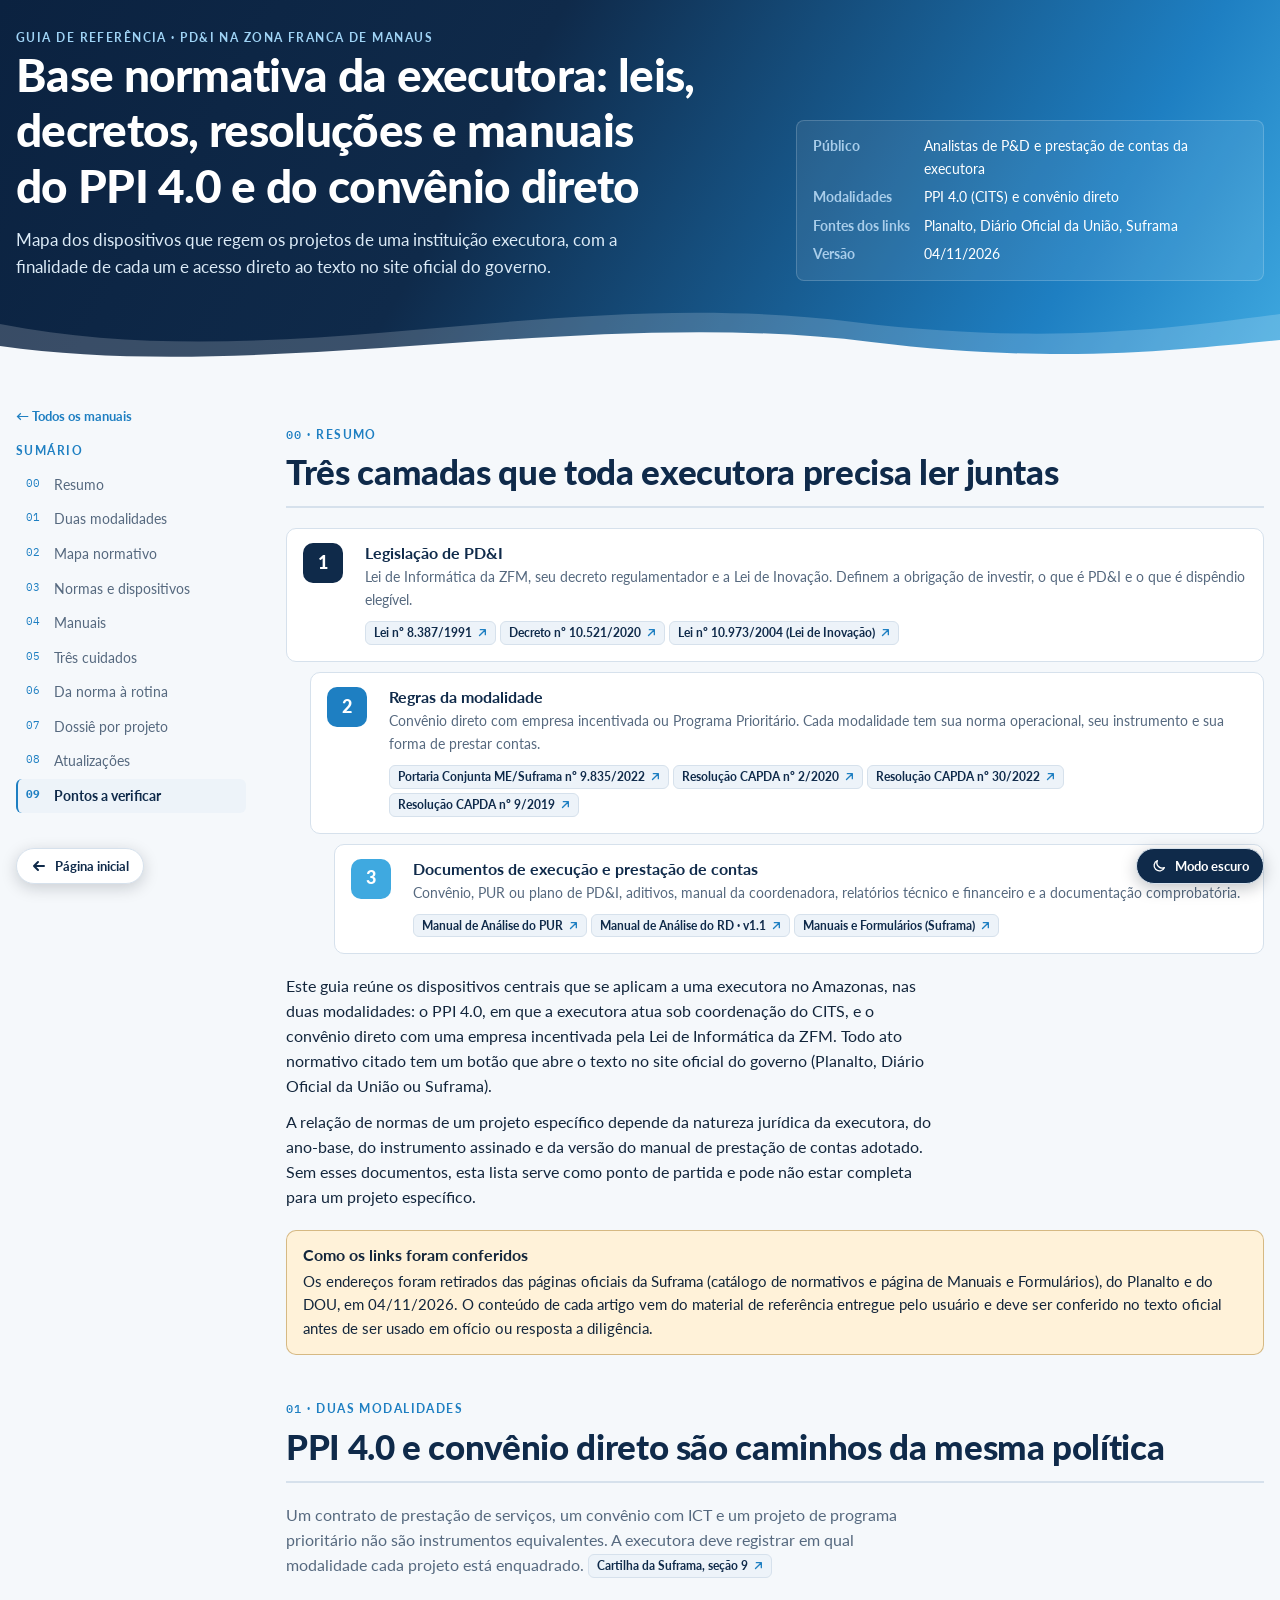
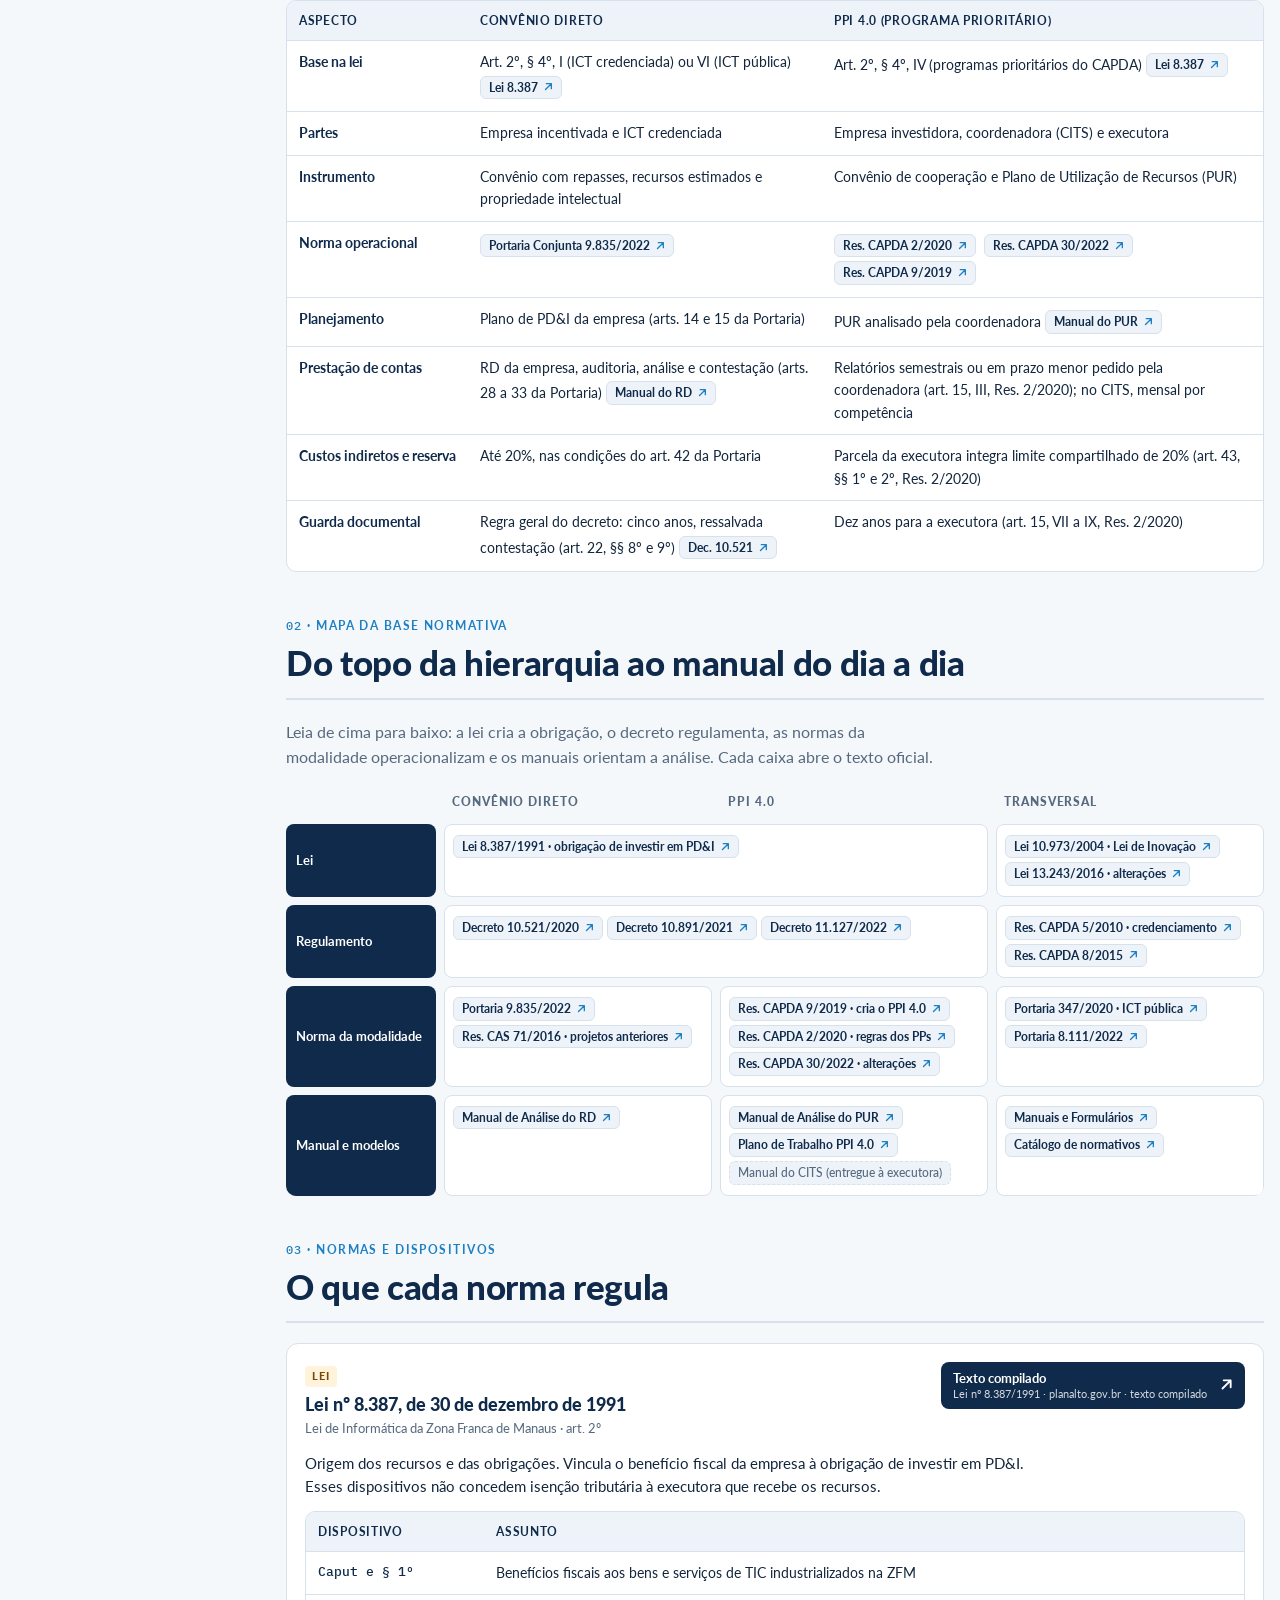
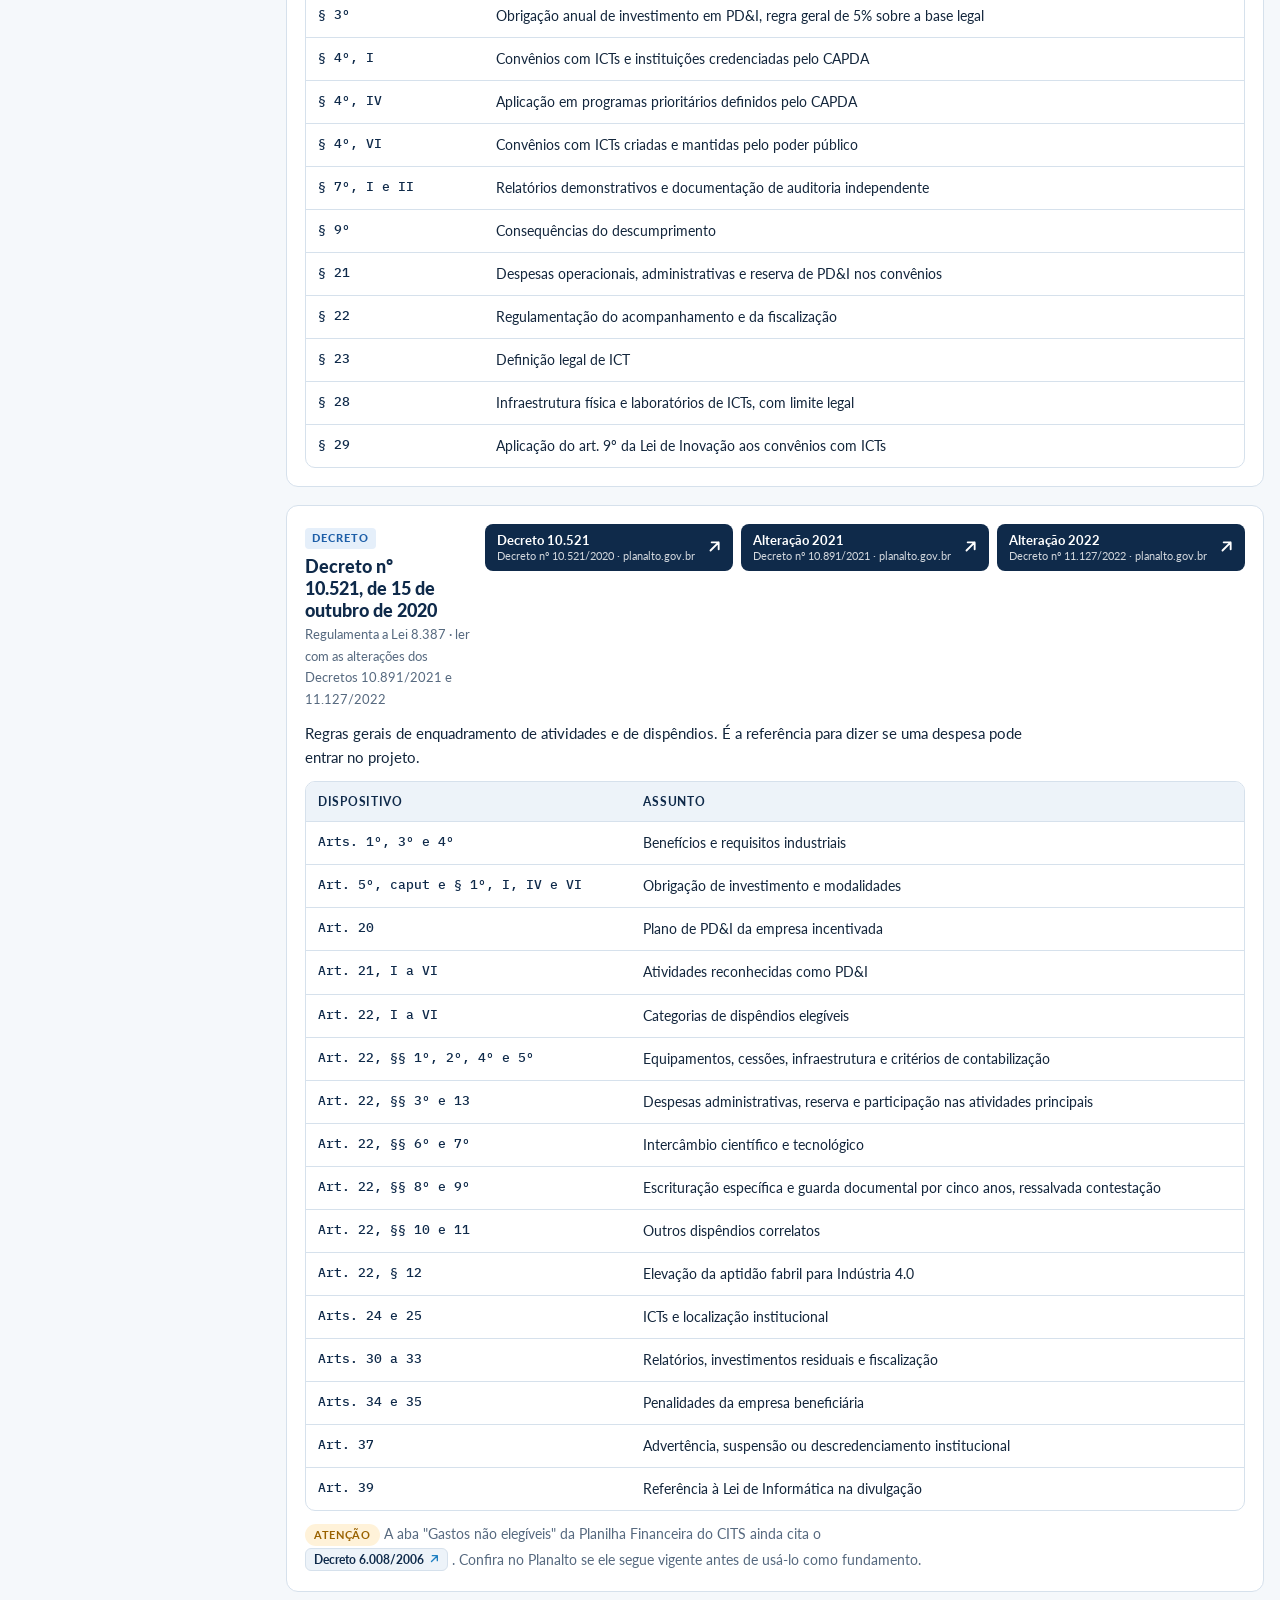
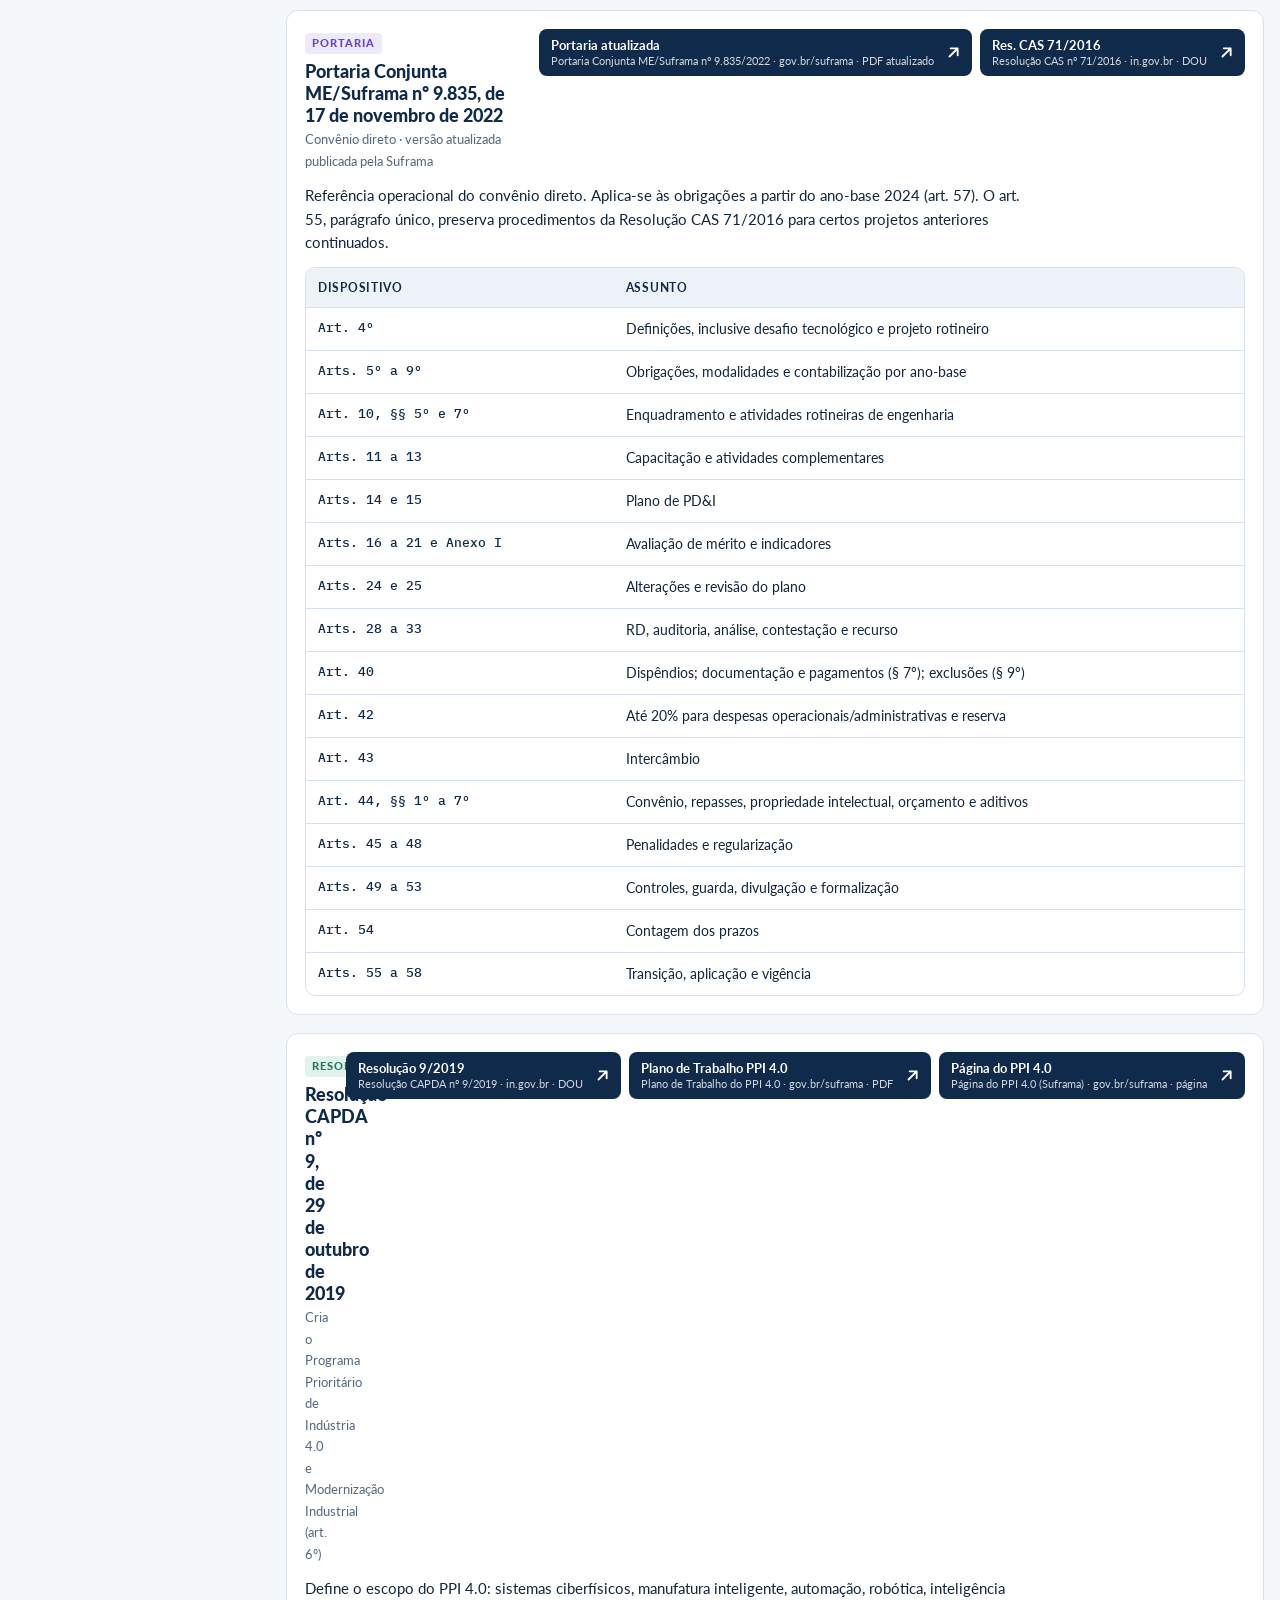
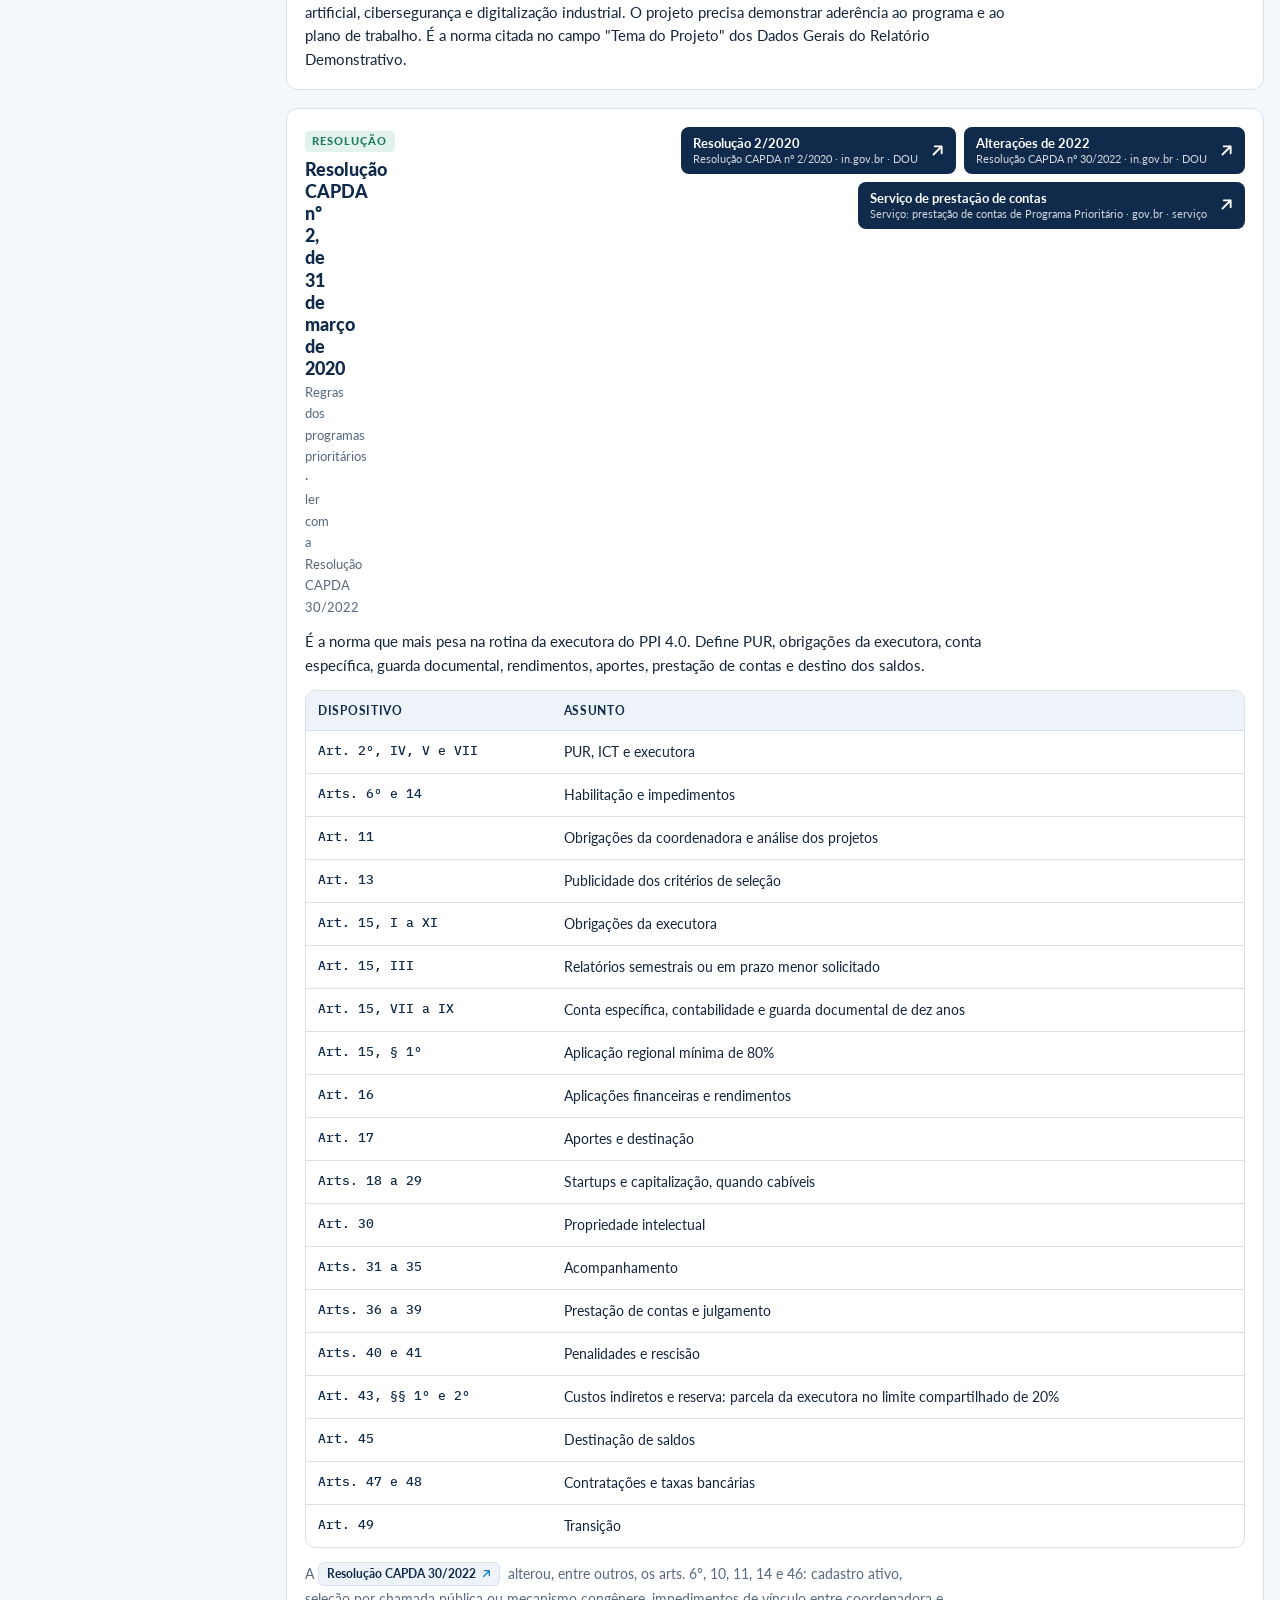
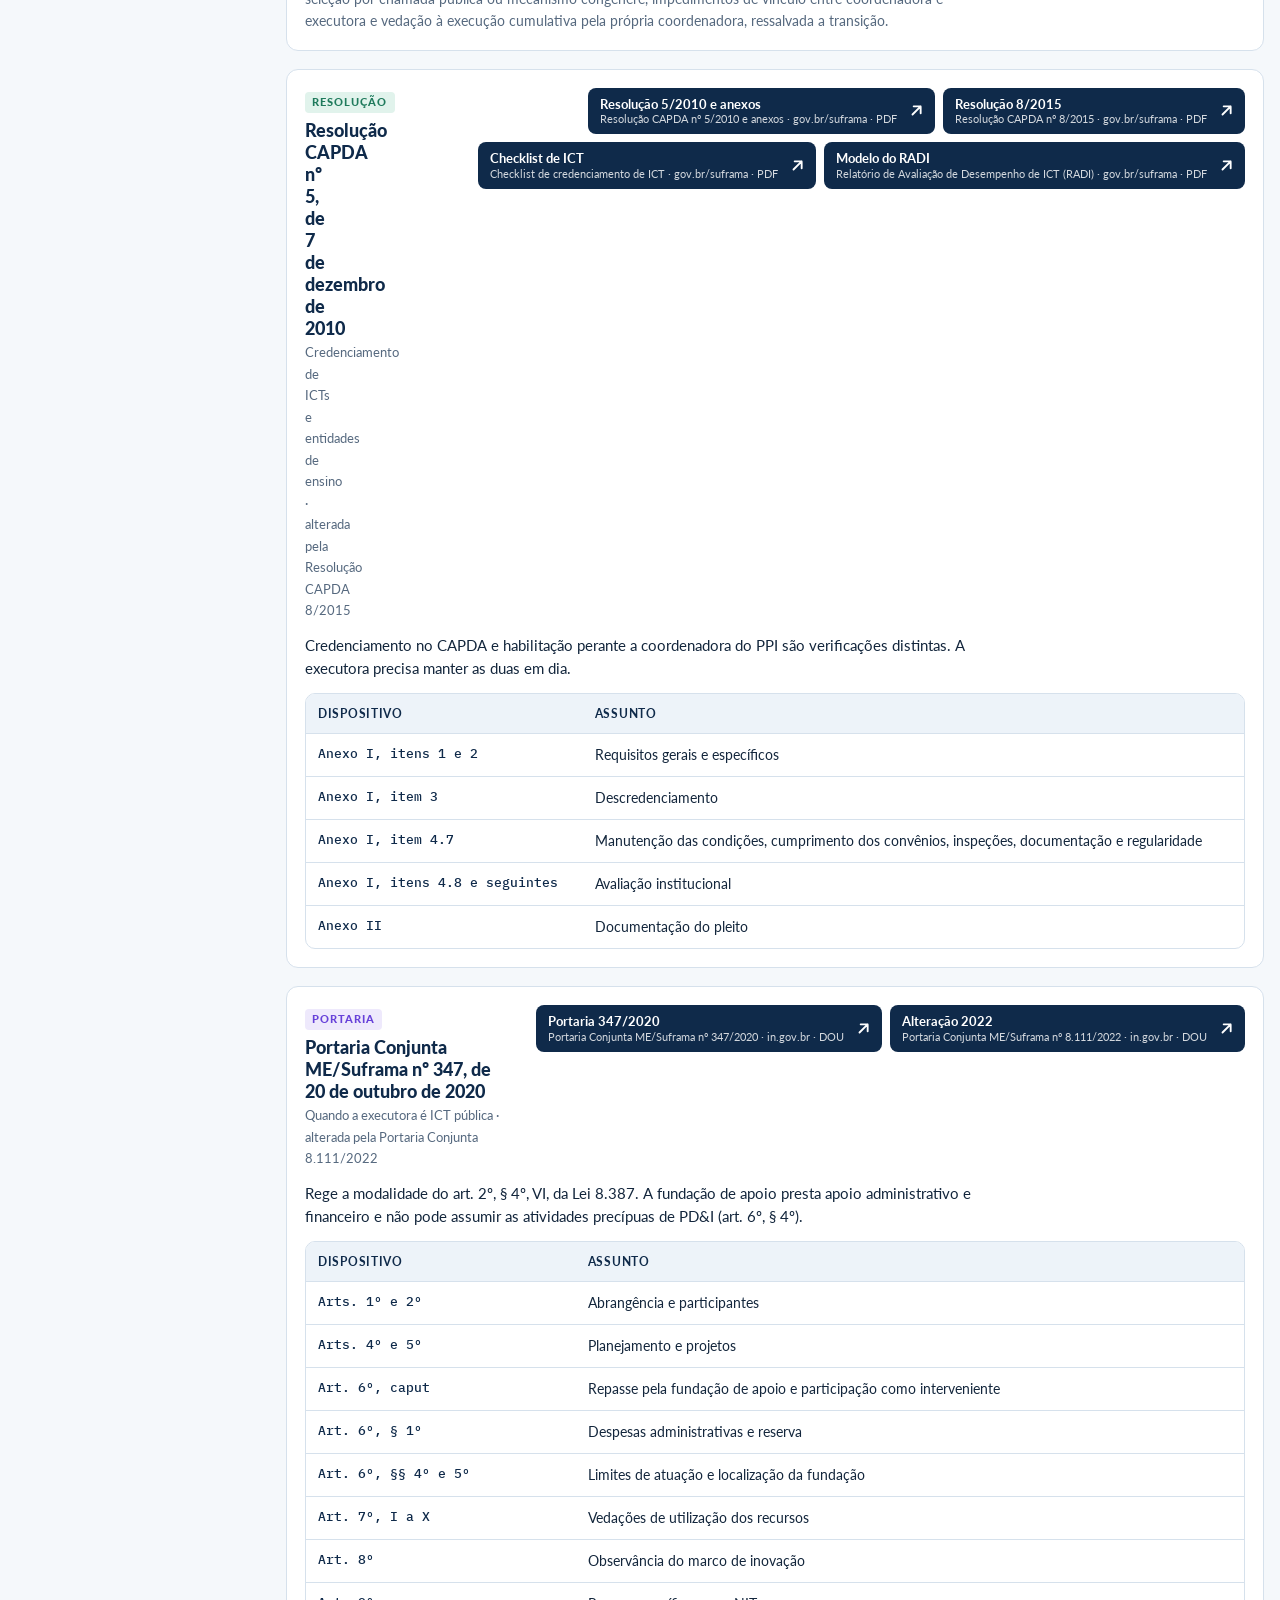
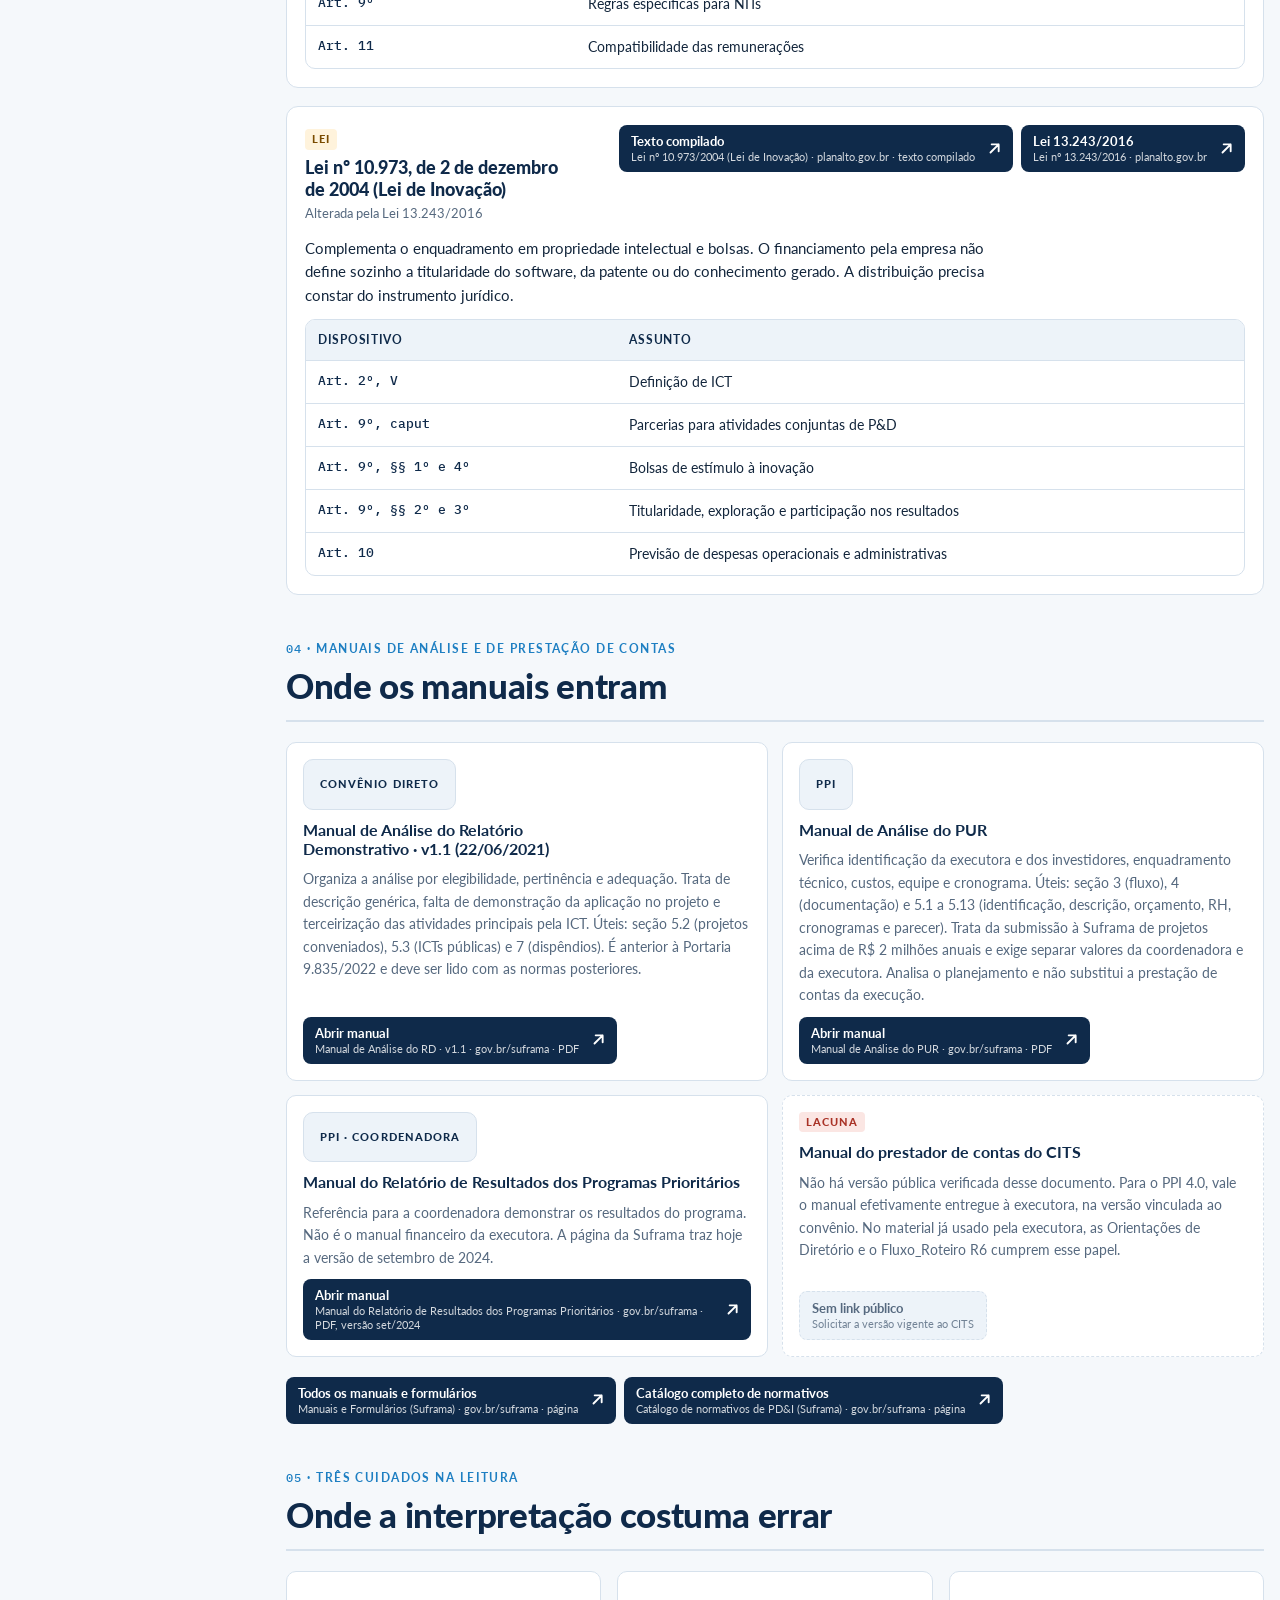
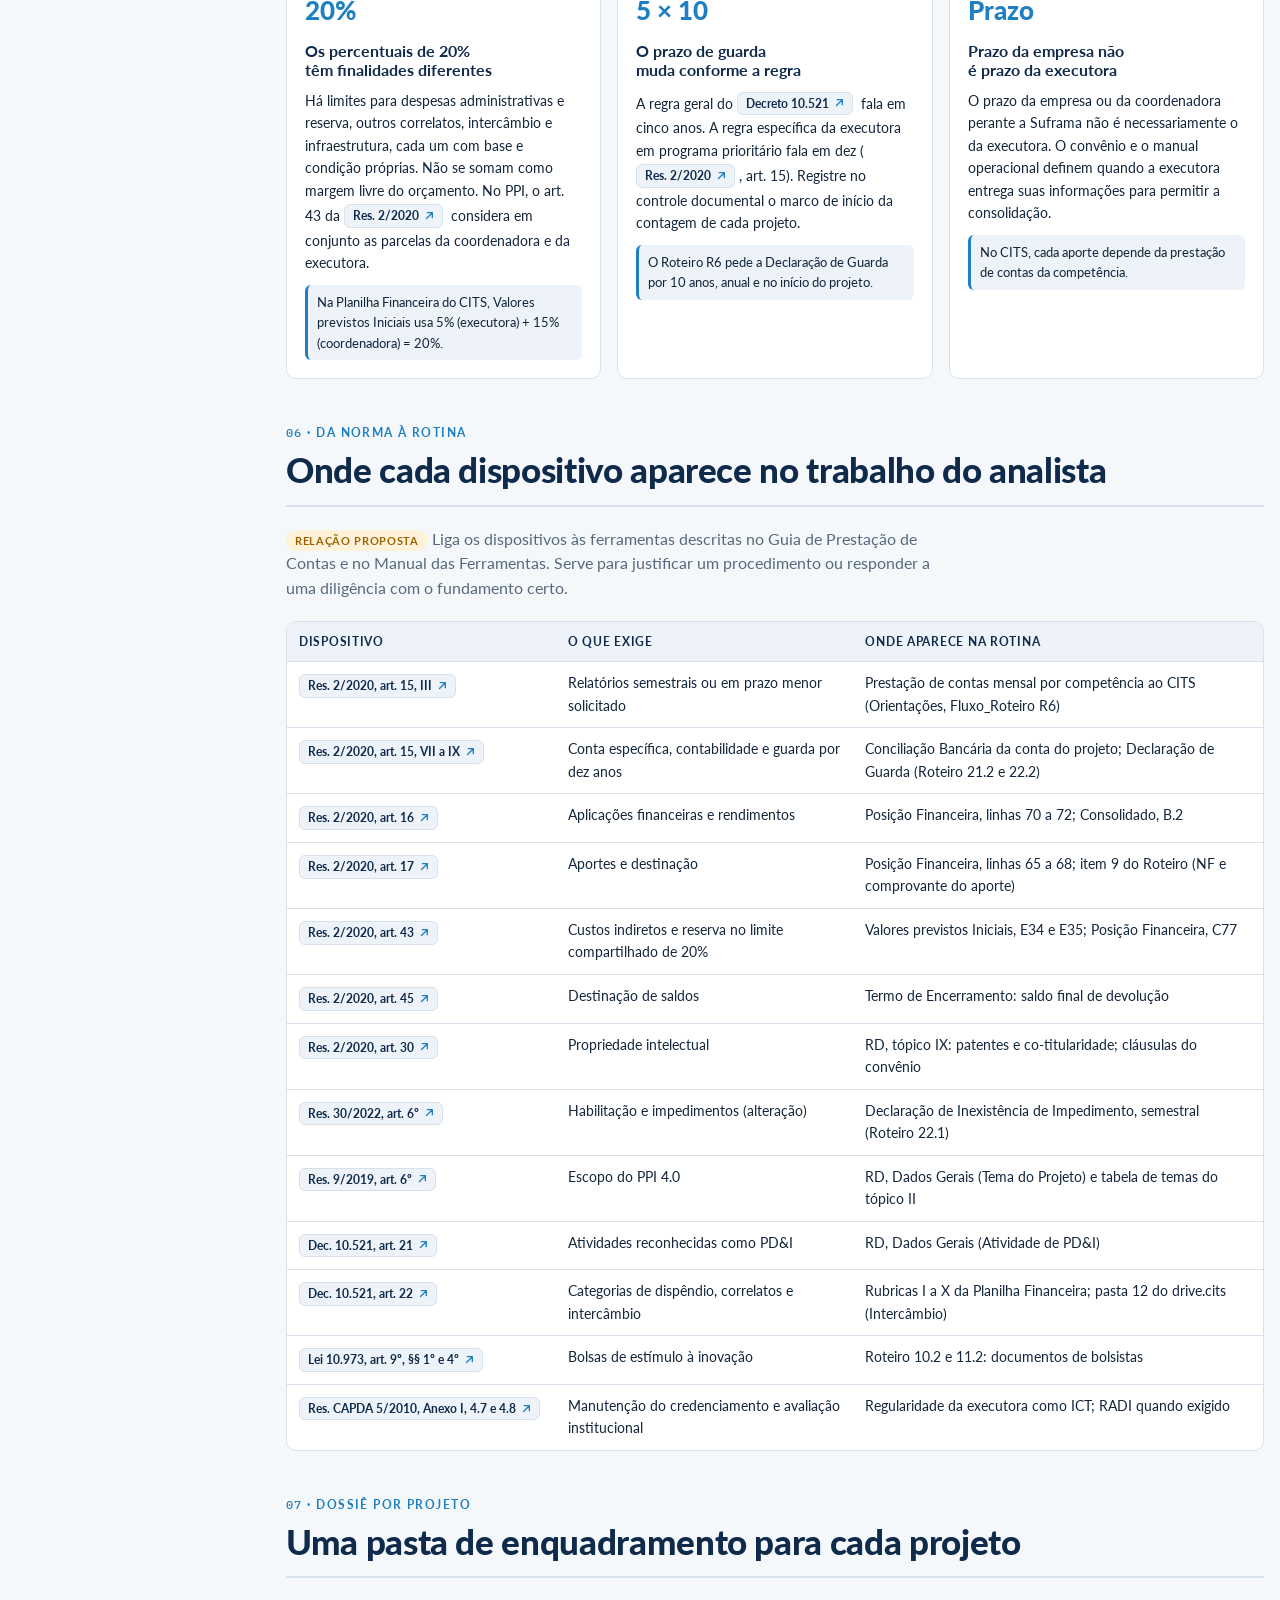
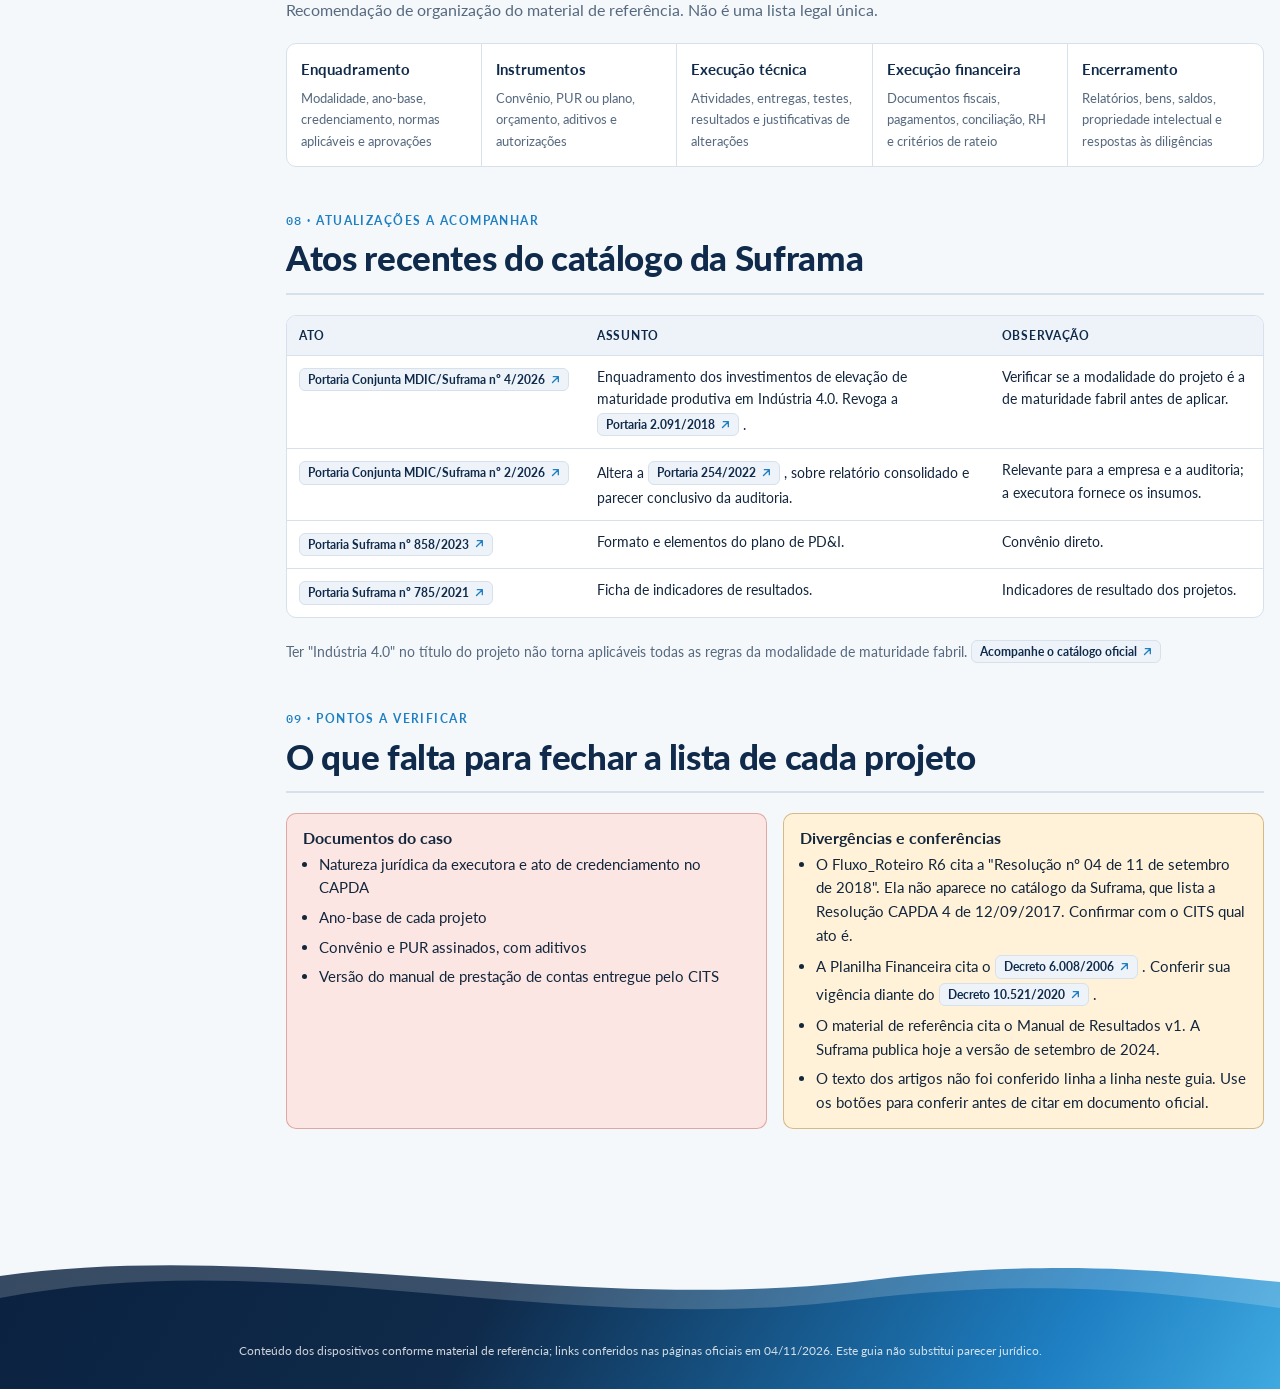
<file: guias/legado/base-normativa-pdi-v1.html>
<!doctype html>
<html lang="pt-BR">
<head>
<meta charset="utf-8">
<meta name="viewport" content="width=device-width, initial-scale=1, viewport-fit=cover">
<title>Base Normativa PD&amp;I (versão anterior, arquivada)</title>
<meta name="claude:viewport-fit-sides" content="cover">
<link rel="preconnect" href="https://fonts.googleapis.com">
<link rel="preconnect" href="https://fonts.gstatic.com" crossorigin>
<link rel="stylesheet" href="https://fonts.googleapis.com/css2?family=Lato:wght@400;700;900&family=IBM+Plex+Mono:wght@400;500&display=swap">
<style>

/* Layout: faixa institucional em onda (faixa em onda) + índice lateral fixo + coluna de leitura executiva */
:root{
  --navy:#0F2A4A; --blue:#1E7FC2; --cyan:#3FA9E0;
  --bg:#F5F8FB; --surface:#FFFFFF; --surface-2:#EDF3F9; --line:#D6E1EC;
  --ink:#13263C; --muted:#56697F; --accent:#1E7FC2; --accent-ink:#0F2A4A;
  --ok:#1F7A4D; --ok-bg:#E3F3EA; --warn:#9A6200; --warn-bg:#FFF2D9; --bad:#A93226; --bad-bg:#FBE6E3;
  --plate:#FFFFFF; --plate-line:#D6E1EC;
  --chip-r:#1E7FC2; --chip-a:#0F2A4A; --chip-c:#C98A1B; --chip-i:#8EA3B8;
  --f-body:"Lato","Calibri","Segoe UI",Arial,sans-serif;
  --f-mono:"IBM Plex Mono",ui-monospace,Consolas,monospace;
  --s1:.75rem; --s2:.875rem; --s3:1rem; --s4:1.25rem; --s5:1.6rem; --s6:2.2rem;
}
@media (prefers-color-scheme: dark){:root:not([data-theme="light"]){
  --bg:#0B1724; --surface:#112234; --surface-2:#172C42; --line:#24405C;
  --ink:#E4ECF4; --muted:#9DB0C4; --accent:#5DB2EA; --accent-ink:#CFE6F8;
  --ok:#6FD1A0; --ok-bg:#12352A; --warn:#F2C26B; --warn-bg:#3A2D12; --bad:#F29A8E; --bad-bg:#3C1C1A;
  --plate:#F4F7FA; --plate-line:#2B4866;
  --chip-r:#3E9BDA; --chip-a:#CFE6F8; --chip-c:#E0A63A; --chip-i:#6D8399;
  color-scheme:dark}}
:root[data-theme="dark"]{
  --bg:#0B1724; --surface:#112234; --surface-2:#172C42; --line:#24405C;
  --ink:#E4ECF4; --muted:#9DB0C4; --accent:#5DB2EA; --accent-ink:#CFE6F8;
  --ok:#6FD1A0; --ok-bg:#12352A; --warn:#F2C26B; --warn-bg:#3A2D12; --bad:#F29A8E; --bad-bg:#3C1C1A;
  --plate:#F4F7FA; --plate-line:#2B4866;
  --chip-r:#3E9BDA; --chip-a:#CFE6F8; --chip-c:#E0A63A; --chip-i:#6D8399;
  color-scheme:dark}
*{box-sizing:border-box}
body{background:var(--bg);color:var(--ink);font-family:var(--f-body);font-size:15.5px;line-height:1.6;margin:0}
a{color:var(--accent)}
h1,h2,h3,h4{text-wrap:balance;line-height:1.2;margin:0}
h2{font-size:var(--s6);font-weight:900;color:var(--accent-ink);letter-spacing:-.01em}
h3{font-size:var(--s4);font-weight:900;color:var(--accent-ink)}
h4{font-size:var(--s3);font-weight:700}
p{margin:0}
.mono{font-family:var(--f-mono);font-size:.86em}
.eyebrow{font-size:var(--s1);text-transform:uppercase;letter-spacing:.12em;font-weight:700;color:var(--accent)}
.muted{color:var(--muted)}

/* ---------- faixa institucional ---------- */
.band{position:relative;background:linear-gradient(120deg,#0B2240 0%,#0F2A4A 38%,#1E7FC2 82%,#3FA9E0 100%);color:#fff;overflow:hidden}
.band-inner{max-width:1280px;margin:0 auto;padding-left:max(16px,env(safe-area-inset-left,0px));padding-right:max(16px,env(safe-area-inset-right,0px));padding-block:28px 92px;position:relative;z-index:1}
.band svg.wave{position:absolute;left:0;right:0;bottom:-1px;width:100%;height:90px;display:block}
.brand{display:flex;flex-direction:column;line-height:1}
.brand b{font-weight:900;font-size:1.7rem;letter-spacing:.06em}
.brand b span{color:transparent;-webkit-text-stroke:1.4px #9FD3F5}
.brand small{font-size:.62rem;letter-spacing:.32em;font-weight:700;margin-top:5px;color:#CFE6F8}
.logo-strip{background:#FFFFFF;border-bottom:4px solid #1E7FC2}
.logo-inner{max-width:1280px;margin:0 auto;padding-left:max(16px,env(safe-area-inset-left,0px));padding-right:max(16px,env(safe-area-inset-right,0px));padding-block:16px}
.logo-inner img{display:block;height:auto;width:232px;max-width:60vw}

.hero{display:grid;grid-template-columns:minmax(0,1.6fr) minmax(0,1fr);gap:32px;align-items:end}
.hero h1{font-size:clamp(1.8rem,3.6vw,2.9rem);font-weight:900;letter-spacing:-.015em}
.hero p.lead{margin-top:14px;font-size:1.05rem;color:#DCEBF7;max-width:62ch}
.hero dl{margin:0;display:grid;grid-template-columns:auto 1fr;gap:6px 14px;font-size:.88rem;background:rgba(255,255,255,.08);border:1px solid rgba(255,255,255,.18);border-radius:8px;padding:14px 16px}
.hero dt{color:#A9CDEA;font-weight:700}
.hero dd{margin:0;color:#fff}

/* ---------- layout ---------- */
.shell{max-width:1280px;margin:0 auto;padding-left:max(16px,env(safe-area-inset-left,0px));padding-right:max(16px,env(safe-area-inset-right,0px));display:grid;grid-template-columns:230px minmax(0,1fr);gap:40px;padding-block:8px 64px}
nav.toc{position:sticky;top:calc(env(safe-area-inset-top,0px) + 16px);align-self:start;max-height:calc(100vh - 32px);overflow:auto;font-size:.88rem;padding-top:24px}
nav.toc ol{list-style:none;margin:8px 0 0;padding:0;counter-reset:t}
nav.toc li a{display:flex;gap:10px;padding:6px 8px;border-radius:6px;text-decoration:none;color:var(--muted);border-left:2px solid transparent}
nav.toc li a:hover,nav.toc li a:focus-visible{background:var(--surface-2);color:var(--ink)}
nav.toc li a.on{color:var(--accent-ink);border-left-color:var(--accent);background:var(--surface-2);font-weight:700}
nav.toc .n{font-family:var(--f-mono);font-size:.8em;color:var(--accent);min-width:1.6em}
main{min-width:0}
section.sec{padding-top:44px;scroll-margin-top:12px;display:flex;flex-direction:column;gap:20px}
section.sec>header{display:flex;flex-direction:column;gap:6px;border-bottom:2px solid var(--line);padding-bottom:14px}
section.sec>header .eyebrow b{font-family:var(--f-mono);font-weight:500}
.prose{max-width:72ch;display:flex;flex-direction:column;gap:12px}
.grid2{display:grid;grid-template-columns:repeat(2,minmax(0,1fr));gap:16px}
.grid3{display:grid;grid-template-columns:repeat(3,minmax(0,1fr));gap:16px}
.card{background:var(--surface);border:1px solid var(--line);border-radius:10px;padding:18px;display:flex;flex-direction:column;gap:10px;min-width:0}
.card ul,.prose ul{margin:0;padding-left:1.1em;display:flex;flex-direction:column;gap:5px}
.card h4{color:var(--accent-ink)}

/* tags de rastreabilidade */
.src{display:inline-block;font-family:var(--f-mono);font-size:.7rem;font-weight:500;color:var(--accent);background:var(--surface-2);border:1px solid var(--line);border-radius:4px;padding:0 5px;margin-left:4px;white-space:normal;vertical-align:1px}
.tag{display:inline-flex;align-items:center;gap:5px;font-size:.7rem;font-weight:700;letter-spacing:.06em;text-transform:uppercase;border-radius:999px;padding:2px 9px;white-space:nowrap}
.tag.doc{color:var(--ok);background:var(--ok-bg)}
.tag.pre{color:var(--warn);background:var(--warn-bg)}
.tag.gap{color:var(--bad);background:var(--bad-bg)}
.legend{display:flex;flex-wrap:wrap;gap:10px 18px;align-items:center;font-size:.85rem}

/* KPI */
.kpis{display:grid;grid-template-columns:repeat(5,minmax(0,1fr));gap:12px}
.kpi{background:var(--surface);border:1px solid var(--line);border-radius:10px;padding:14px 16px;display:flex;flex-direction:column;gap:4px}
.kpi b{font-size:2rem;font-weight:900;color:var(--accent-ink);font-variant-numeric:tabular-nums;line-height:1.05}
.kpi span{font-size:.82rem;color:var(--muted);line-height:1.35}

/* tabelas */
.tbl-wrap{overflow-x:auto;border:1px solid var(--line);border-radius:10px;background:var(--surface)}
table{border-collapse:collapse;width:100%;font-size:.88rem}
th,td{text-align:left;vertical-align:top;padding:10px 12px;border-bottom:1px solid var(--line)}
thead th{background:var(--surface-2);color:var(--accent-ink);font-size:.75rem;text-transform:uppercase;letter-spacing:.06em;position:sticky;top:0}
tbody tr:last-child td{border-bottom:0}
td.k{font-weight:700;color:var(--accent-ink);white-space:nowrap}
.minw-900{min-width:900px}.minw-1100{min-width:1100px}

/* placas de diagrama (sempre claras, como pranchas impressas) */
.plate{background:var(--plate);border:1px solid var(--plate-line);border-radius:10px;padding:16px;overflow-x:auto}
.plate img{display:block;margin:0 auto;height:auto}
.plate figcaption{color:#56697F;font-size:.8rem;margin-top:10px;text-align:center}
.plate-legend{display:flex;flex-wrap:wrap;gap:8px 16px;font-size:.78rem;color:#13263C;justify-content:center;margin-top:10px}
.plate-legend i{display:inline-block;width:14px;height:10px;border-radius:2px;margin-right:6px;vertical-align:-1px;border:1px solid}

/* tabs de fluxo detalhado */
.tabs{display:flex;flex-wrap:wrap;gap:6px}
.tabs button{font:inherit;font-size:.85rem;font-weight:700;padding:8px 12px;border-radius:8px;border:1px solid var(--line);background:var(--surface);color:var(--muted);cursor:pointer}
.tabs button[aria-selected="true"]{background:var(--accent-ink);color:var(--surface);border-color:var(--accent-ink)}
.tabs button:focus-visible{outline:2px solid var(--accent);outline-offset:2px}
.flowpane{display:grid;grid-template-columns:minmax(0,1fr) minmax(0,1.15fr);gap:20px;align-items:start}
.flowpane .plate img{max-width:100%;max-height:900px;width:auto}

/* cadência */
.cad{display:grid;grid-template-columns:150px minmax(0,1fr);border:1px solid var(--line);border-radius:10px;overflow:hidden;background:var(--surface)}
.cad>div{padding:14px 16px;border-bottom:1px solid var(--line)}
.cad>div:nth-last-child(-n+2){border-bottom:0}
.cad .when{background:var(--surface-2);display:flex;flex-direction:column;gap:6px}
.cad .when b{color:var(--accent-ink);font-size:1.02rem}
.cad ul{margin:0;padding-left:1.1em;display:flex;flex-direction:column;gap:4px}

/* SIPOC */
.sipoc{display:grid;grid-template-columns:repeat(5,minmax(170px,1fr));gap:0;min-width:900px}
.sipoc>div{border-right:1px solid var(--line);padding:0}
.sipoc>div:last-child{border-right:0}
.sipoc h4{background:var(--accent-ink);color:var(--surface);padding:10px 12px;font-size:.9rem;display:flex;gap:8px;align-items:baseline}
.sipoc h4 b{font-size:1.4rem;font-weight:900}
.sipoc ul{list-style:none;margin:0;padding:10px 12px;display:flex;flex-direction:column;gap:6px;font-size:.84rem}
.sipoc li{padding-left:10px;border-left:2px solid var(--line)}

/* cadeia de valor */
.chain{display:flex;gap:0;min-width:980px}
.chev{flex:1;position:relative;background:var(--accent-ink);color:var(--surface);padding:14px 22px 14px 30px;clip-path:polygon(0 0,calc(100% - 16px) 0,100% 50%,calc(100% - 16px) 100%,0 100%,16px 50%);margin-left:-8px;display:flex;flex-direction:column;gap:4px;min-height:132px}
.chev:first-child{clip-path:polygon(0 0,calc(100% - 16px) 0,100% 50%,calc(100% - 16px) 100%,0 100%);margin-left:0;padding-left:16px}
.chev:nth-child(even){background:var(--accent)}
.chev b{font-size:.9rem}
.chev span{font-size:.76rem;opacity:.92;line-height:1.35}
.support{display:grid;grid-template-columns:repeat(4,minmax(0,1fr));gap:8px;margin-top:10px;min-width:980px}
.support div{background:var(--surface-2);border:1px dashed var(--line);border-radius:8px;padding:10px 12px;font-size:.8rem}
.support b{display:block;color:var(--accent-ink);font-size:.85rem}
.margin-bar{margin-top:8px;min-width:980px;background:var(--ok-bg);color:var(--ok);border-radius:8px;padding:8px 12px;font-size:.82rem;font-weight:700}

/* RACI */
.raci td.c{text-align:center;padding:8px 4px}
.raci th.c{text-align:center;white-space:nowrap;padding:10px 6px}
.r{display:inline-grid;place-items:center;min-width:24px;height:24px;border-radius:5px;font-weight:900;font-size:.76rem;font-family:var(--f-mono)}
.r.R{background:var(--chip-r);color:#fff}
.r.A{background:var(--chip-a);color:var(--surface)}
.r.C{background:transparent;color:var(--chip-c);border:1.5px solid var(--chip-c)}
.r.I{background:transparent;color:var(--chip-i);border:1.5px dashed var(--chip-i)}
.r+.r{margin-left:3px}

/* jornada */
.journey{display:grid;grid-template-columns:repeat(11,minmax(170px,1fr));gap:0;min-width:1870px;position:relative}
.jstep{display:flex;flex-direction:column;gap:8px;padding:0 10px;position:relative}
.jstep .dot{width:38px;height:38px;border-radius:50%;background:var(--accent);color:#fff;display:grid;place-items:center;font-weight:900;font-family:var(--f-mono);position:relative;z-index:1;border:3px solid var(--surface)}
.jstep.cits .dot{background:var(--navy)}
:root[data-theme="dark"] .jstep.cits .dot{background:#3B5D82}
@media (prefers-color-scheme: dark){:root:not([data-theme="light"]) .jstep.cits .dot{background:#3B5D82}}
.journey::before{content:"";position:absolute;left:28px;right:28px;top:19px;height:3px;background:linear-gradient(90deg,var(--accent),var(--line))}
.jstep h4{font-size:.92rem;color:var(--accent-ink)}
.jstep p{font-size:.8rem;color:var(--muted);line-height:1.4}
.jstep .art{font-size:.74rem;background:var(--surface-2);border-radius:6px;padding:6px 8px;line-height:1.35}
.jstep .pain{font-size:.74rem;color:var(--bad);background:var(--bad-bg);border-radius:6px;padding:6px 8px;line-height:1.35}
.jstep .who{font-size:.7rem;text-transform:uppercase;letter-spacing:.06em;font-weight:700;color:var(--accent)}
.feedback{margin-top:14px;min-width:1870px;border:2px dashed var(--accent);border-top:0;border-radius:0 0 14px 14px;height:22px;position:relative}
.feedback span{position:absolute;left:50%;transform:translateX(-50%);bottom:-12px;background:var(--surface);padding:0 10px;font-size:.78rem;font-weight:700;color:var(--accent)}

/* organograma */
.org{display:grid;gap:16px;min-width:900px}
.org-row{display:flex;gap:14px;justify-content:center;flex-wrap:nowrap}
.node{border-radius:8px;padding:10px 14px;text-align:center;font-size:.84rem;line-height:1.3;border:1px solid var(--line);background:var(--surface);min-width:150px}
.node b{display:block;font-size:.9rem;color:var(--accent-ink)}
.node.ext{background:var(--surface-2)}
.node.cits{background:var(--navy);color:#fff;border-color:var(--navy)}
.node.cits b{color:#fff}
.node.me{background:var(--accent);color:#fff;border-color:var(--accent);box-shadow:0 0 0 4px color-mix(in srgb,var(--accent) 25%,transparent)}
.node.me b{color:#fff}
.zone{border:1.5px dashed var(--line);border-radius:12px;padding:16px;position:relative;display:grid;gap:14px}
.zone>.zl{position:absolute;top:-10px;left:14px;background:var(--bg);padding:0 8px;font-size:.72rem;font-weight:700;letter-spacing:.08em;text-transform:uppercase;color:var(--muted)}
.vlink{display:flex;justify-content:center;gap:40px;font-size:.76rem;color:var(--muted)}
.vlink span{display:flex;align-items:center;gap:6px}
.vlink i{display:inline-block;width:2px;height:26px;background:var(--accent)}
.vlink i.ap{background:var(--navy);width:3px}
.vlink i.cm{background:none;border-left:2px dashed var(--accent)}

/* E2E swimlane */
.lanes{display:grid;grid-template-columns:120px repeat(8,minmax(122px,1fr));min-width:1120px;border:1px solid var(--line);border-radius:10px;overflow:hidden;background:var(--surface);font-size:.78rem}
.lanes>div{padding:8px;border-right:1px solid var(--line);border-bottom:1px solid var(--line);display:flex;flex-direction:column;gap:6px}
.lanes .ph{background:var(--accent-ink);color:var(--surface);font-weight:700;font-size:.8rem;text-align:center;justify-content:center}
.lanes .ph small{display:block;font-weight:400;opacity:.85;font-family:var(--f-mono);font-size:.7rem}
.lanes .ln{background:var(--surface-2);font-weight:700;color:var(--accent-ink);justify-content:center}
.lanes .act{background:var(--surface);border:1px solid var(--line);border-left:3px solid var(--accent);border-radius:5px;padding:5px 7px;line-height:1.3}
.lanes .act.cits{border-left-color:var(--navy)}
.lanes .act.gate{border-left-color:var(--warn);background:var(--warn-bg)}

/* riscos */
.sev{display:inline-block;font-size:.7rem;font-weight:900;padding:2px 8px;border-radius:4px;text-transform:uppercase;letter-spacing:.05em}
.sev.alta{background:var(--bad-bg);color:var(--bad)}
.sev.media{background:var(--warn-bg);color:var(--warn)}
.sev.baixa{background:var(--ok-bg);color:var(--ok)}

/* callouts */
.callout{border-radius:10px;padding:14px 16px;display:flex;flex-direction:column;gap:6px;font-size:.92rem}
.callout.warn{background:var(--warn-bg);color:var(--ink);border:1px solid color-mix(in srgb,var(--warn) 40%,transparent)}
.callout.gap{background:var(--bad-bg);border:1px solid color-mix(in srgb,var(--bad) 35%,transparent)}
.callout h4{color:inherit}
details.acc{background:var(--surface);border:1px solid var(--line);border-radius:10px}
details.acc>summary{cursor:pointer;padding:12px 16px;font-weight:700;color:var(--accent-ink);list-style:none;display:flex;justify-content:space-between;gap:10px}
details.acc>summary::after{content:"+";font-family:var(--f-mono)}
details.acc[open]>summary::after{content:"−"}
details.acc>div{padding:0 16px 16px}
.namebox{display:flex;align-items:center;gap:10px;background:var(--surface-2);border:1px solid var(--line);border-radius:8px;padding:8px 10px;flex-wrap:wrap}
.namebox code{font-family:var(--f-mono);font-size:.82rem;word-break:break-all;flex:1;min-width:0}
.namebox button{font:inherit;font-size:.75rem;font-weight:700;border:1px solid var(--line);background:var(--surface);color:var(--accent-ink);border-radius:6px;padding:4px 10px;cursor:pointer}
.folders{columns:2;column-gap:24px;font-family:var(--f-mono);font-size:.8rem;margin:0;padding:0;list-style:none}
.folders li{padding:3px 0;break-inside:avoid}
.folders li::before{content:"▸ ";color:var(--accent)}

footer.foot{margin-top:56px}
footer.foot .band-inner{padding-block:84px 28px}
footer.foot svg.wave{top:-1px;bottom:auto;transform:scaleY(-1)}
footer.foot p{text-align:center;font-weight:700;font-size:.86rem}

@media (max-width:1100px){
  .shell{grid-template-columns:minmax(0,1fr)}
  nav.toc{position:static;max-height:none;padding-top:16px}
  nav.toc ol{display:flex;flex-wrap:wrap;gap:4px}
  nav.toc li a{border-left:0;border:1px solid var(--line);padding:4px 10px}
  .kpis{grid-template-columns:repeat(3,minmax(0,1fr))}
  .flowpane{grid-template-columns:minmax(0,1fr)}
}
@media (max-width:760px){
  .hero{grid-template-columns:minmax(0,1fr)}
  .grid2,.grid3{grid-template-columns:minmax(0,1fr)}
  .kpis{grid-template-columns:repeat(2,minmax(0,1fr))}
  .cad{grid-template-columns:minmax(0,1fr)}
  .cad>div:nth-last-child(2){border-bottom:1px solid var(--line)}
  h2{font-size:1.7rem}
  .folders{columns:1}
}
@media (prefers-reduced-motion: reduce){*{scroll-behavior:auto!important}}
@media (prefers-reduced-motion: no-preference){html{scroll-behavior:smooth}}


.logo-strip{background:#FFFFFF;border-bottom:4px solid #1E7FC2}
.logo-inner{max-width:1280px;margin:0 auto;padding-left:max(16px,env(safe-area-inset-left,0px));padding-right:max(16px,env(safe-area-inset-right,0px));padding-block:16px}
.logo-inner img{display:block;height:auto;width:232px;max-width:60vw}
.hero dd{overflow-wrap:anywhere;min-width:0}
:root{--law:#7A4B00;--law-bg:#FFF3DC;--dec:#1E5FA8;--dec-bg:#E5EFFA;--res:#1F7A5C;--res-bg:#E1F3EC;--port:#6741D9;--port-bg:#EEE9FC}
@media (prefers-color-scheme: dark){:root:not([data-theme="light"]){--law:#F2C26B;--law-bg:#3A2D12;--dec:#8CC2F2;--dec-bg:#16314D;--res:#6FD1A6;--res-bg:#123A2E;--port:#B9A6F5;--port-bg:#2A2150}}
:root[data-theme="dark"]{--law:#F2C26B;--law-bg:#3A2D12;--dec:#8CC2F2;--dec-bg:#16314D;--res:#6FD1A6;--res-bg:#123A2E;--port:#B9A6F5;--port-bg:#2A2150}
.lk{display:inline-flex;align-items:center;gap:5px;font-size:.78rem;font-weight:700;line-height:1.25;color:var(--accent-ink);background:var(--surface-2);border:1px solid var(--line);border-radius:6px;padding:3px 8px;margin:2px 4px 2px 0;text-decoration:none;vertical-align:1px}
.lk svg{width:10px;height:10px;flex:none;color:var(--accent)}
.lk:hover,.lk:focus-visible{border-color:var(--accent);background:var(--surface);outline:none;box-shadow:0 0 0 2px color-mix(in srgb,var(--accent) 30%,transparent)}
.lk.off{color:var(--muted);border-style:dashed;font-weight:500}
.btn-off{display:inline-flex;align-items:center;gap:12px;text-decoration:none;background:var(--accent-ink);color:var(--surface);border-radius:8px;padding:8px 12px;min-width:0;max-width:100%}
.btn-off span{display:flex;flex-direction:column;line-height:1.25;min-width:0}
.btn-off b{font-size:.84rem}
.btn-off small{font-size:.7rem;opacity:.82;overflow-wrap:anywhere}
.btn-off svg{width:14px;height:14px;flex:none}
.btn-off:hover,.btn-off:focus-visible{background:var(--accent);outline:none}
.btn-off.off{background:var(--surface-2);color:var(--muted);border:1px dashed var(--line)}
.btns{display:flex;flex-wrap:wrap;gap:8px;justify-content:flex-end;align-items:flex-start}
.chips{display:flex;flex-wrap:wrap;margin-top:8px}
.layers{display:grid;gap:10px}
.layer{display:grid;grid-template-columns:48px minmax(0,1fr);gap:14px;background:var(--surface);border:1px solid var(--line);border-radius:10px;padding:14px 16px}
.layer .ln{width:40px;height:40px;border-radius:10px;display:grid;place-items:center;font-weight:900;font-size:1.1rem;color:#fff;background:var(--accent-ink)}
.layer.l2 .ln{background:var(--accent)}.layer.l3 .ln{background:var(--cyan)}
.layer.l2{margin-left:24px}.layer.l3{margin-left:48px}
.layer h4{color:var(--accent-ink)}.layer p{font-size:.9rem;color:var(--muted);margin-top:3px}
.map{display:grid;grid-template-columns:150px repeat(3,minmax(200px,1fr));gap:8px;min-width:900px}
.map .mh{font-size:.72rem;text-transform:uppercase;letter-spacing:.08em;font-weight:900;color:var(--muted);padding:4px 8px}
.map .ml{background:var(--accent-ink);color:var(--surface);font-weight:700;font-size:.84rem;border-radius:8px;padding:10px;display:flex;align-items:center}
.map .mc{background:var(--surface);border:1px solid var(--line);border-radius:8px;padding:8px;display:flex;flex-wrap:wrap;align-content:flex-start}
.map .span3{grid-column:span 2}
.norms{display:grid;grid-template-columns:minmax(0,1fr);gap:18px}
.norm>*,.norm-h>*{min-width:0}
.norm{background:var(--surface);border:1px solid var(--line);border-radius:12px;padding:18px;display:flex;flex-direction:column;gap:12px;scroll-margin-top:16px}
.norm-h{display:grid;grid-template-columns:minmax(0,1fr) auto;gap:14px;align-items:start}
.norm-h h3{font-size:1.15rem;margin-top:6px}
.norg{font-size:.84rem;color:var(--muted);margin-top:3px}
.purpose{max-width:80ch;font-size:.92rem}
.note{font-size:.86rem;color:var(--muted);max-width:80ch}
.ntag{display:inline-block;font-size:.66rem;font-weight:900;letter-spacing:.1em;text-transform:uppercase;border-radius:4px;padding:2px 7px}
.ntag.lei{background:var(--law-bg);color:var(--law)}.ntag.dec{background:var(--dec-bg);color:var(--dec)}.ntag.res{background:var(--res-bg);color:var(--res)}.ntag.port{background:var(--port-bg);color:var(--port)}.ntag.man{background:var(--surface-2);color:var(--accent-ink)}.ntag.gapt{background:var(--bad-bg);color:var(--bad)}
.norm .tbl-wrap table{font-size:.86rem}
.norm td.k{white-space:nowrap;font-family:var(--f-mono);font-size:.8rem;font-weight:500}
.mans{display:grid;grid-template-columns:repeat(2,minmax(0,1fr));gap:14px}
.man{background:var(--surface);border:1px solid var(--line);border-radius:10px;padding:16px;display:flex;flex-direction:column;gap:10px;align-items:flex-start}
.man h4{color:var(--accent-ink)}.man p{font-size:.88rem;color:var(--muted);flex:1}
.man.gap{border-style:dashed}
.care{position:relative}
.cn-big{font-size:1.6rem;font-weight:900;color:var(--accent);font-variant-numeric:tabular-nums}
.care p{font-size:.88rem}
.tie{font-size:.8rem!important;background:var(--surface-2);border-left:3px solid var(--accent);border-radius:6px;padding:7px 9px;color:var(--ink)}
.dossier{display:grid;grid-template-columns:repeat(5,minmax(0,1fr));gap:0;border:1px solid var(--line);border-radius:10px;overflow:hidden;background:var(--surface)}
.dossier div{padding:14px;border-right:1px solid var(--line);display:flex;flex-direction:column;gap:6px;font-size:.84rem}
.dossier div:last-child{border-right:0}
.dossier b{color:var(--accent-ink);font-size:.92rem}
.dossier span{color:var(--muted)}
@media (max-width:1100px){.dossier{grid-template-columns:repeat(2,minmax(0,1fr))}.dossier div{border-bottom:1px solid var(--line)}}
@media (max-width:760px){.norm-h{grid-template-columns:minmax(0,1fr)}.btns{justify-content:flex-start}.mans,.dossier{grid-template-columns:minmax(0,1fr)}.layer.l2,.layer.l3{margin-left:0}.norm td.k{white-space:normal}}

</style>
</head>
<body>
<!-- camada mobile -->
<div class="mbar" id="mbar" aria-label="Navegação do manual">
  <button type="button" class="mbar-btn" id="mbar-menu" aria-expanded="false" aria-controls="mdrawer"><svg viewBox="0 0 20 20" aria-hidden="true"><path d="M3 5h14M3 10h14M3 15h14" stroke="currentColor" stroke-width="2" stroke-linecap="round"/></svg><span>Sumário</span></button>
  <span class="mbar-title" id="mbar-title"></span>
  <a class="mbar-btn icon" href="../../index.html" aria-label="Página inicial"><svg viewBox="0 0 20 20" aria-hidden="true"><path d="M3 9.5 10 4l7 5.5V16a1 1 0 0 1-1 1h-3.5v-4.5h-5V17H4a1 1 0 0 1-1-1z" fill="none" stroke="currentColor" stroke-width="1.8" stroke-linejoin="round"/></svg></a>
  <button type="button" class="mbar-btn icon" id="mbar-theme" aria-label="Alternar modo claro e escuro"><svg viewBox="0 0 24 24" aria-hidden="true"><path d="M20 14.5A8 8 0 0 1 9.5 4a8 8 0 1 0 10.5 10.5z" fill="none" stroke="currentColor" stroke-width="2" stroke-linejoin="round"/></svg></button>
</div>

<div class="band"><div class="band-inner"><div class="hero"><div>
  <div class="eyebrow" style="color:#9FD3F5">Guia de referência · PD&amp;I na Zona Franca de Manaus</div>
  <h1>Base normativa da executora: leis, decretos, resoluções e manuais do PPI 4.0 e do convênio direto</h1>
  <p class="lead">Mapa dos dispositivos que regem os projetos de uma instituição executora, com a finalidade de cada um e acesso direto ao texto no site oficial do governo.</p>
</div><dl>
  <dt>Público</dt><dd>Analistas de P&amp;D e prestação de contas da executora</dd>
  <dt>Modalidades</dt><dd>PPI 4.0 (CITS) e convênio direto</dd>
  <dt>Fontes dos links</dt><dd>Planalto, Diário Oficial da União, Suframa</dd>
  <dt>Versão</dt><dd>04/11/2026</dd>
</dl></div></div>
<svg class="wave" viewBox="0 0 1440 90" preserveAspectRatio="none" aria-hidden="true"><path d="M0,40 C320,95 620,0 960,38 C1180,62 1320,44 1440,30 L1440,90 L0,90 Z" fill="rgba(255,255,255,.18)"/><path d="M0,62 C300,100 660,22 980,58 C1200,82 1340,64 1440,56 L1440,90 L0,90 Z" style="fill:var(--bg)"/></svg></div>
<div class="shell"><nav class="toc" aria-label="Sumário"><a class="toc-home" href="../../index.html">← Todos os manuais</a><div class="eyebrow">Sumário</div><ol><li><a href="#resumo"><span class="n">00</span>Resumo</a></li><li><a href="#modalidades"><span class="n">01</span>Duas modalidades</a></li><li><a href="#mapa"><span class="n">02</span>Mapa normativo</a></li><li><a href="#normas"><span class="n">03</span>Normas e dispositivos</a></li><li><a href="#manuais"><span class="n">04</span>Manuais</a></li><li><a href="#cuidados"><span class="n">05</span>Três cuidados</a></li><li><a href="#rotina"><span class="n">06</span>Da norma à rotina</a></li><li><a href="#dossie"><span class="n">07</span>Dossiê por projeto</a></li><li><a href="#atualizacoes"><span class="n">08</span>Atualizações</a></li><li><a href="#lacunas"><span class="n">09</span>Pontos a verificar</a></li></ol></nav>
<main>
<section class="sec" id="resumo">
  <header><div class="eyebrow"><b>00</b> · Resumo</div><h2>Três camadas que toda executora precisa ler juntas</h2></header>
  <div class="layers">
    <div class="layer l1"><span class="ln">1</span><div><h4>Legislação de PD&amp;I</h4><p>Lei de Informática da ZFM, seu decreto regulamentador e a Lei de Inovação. Definem a obrigação de investir, o que é PD&amp;I e o que é dispêndio elegível.</p><div class="chips"><a class="lk" href="https://www.planalto.gov.br/ccivil_03/leis/l8387compilado.htm" target="_blank" rel="noopener noreferrer" title="Abrir Lei nº 8.387/1991 no site oficial">Lei nº 8.387/1991<svg viewBox="0 0 12 12" aria-hidden="true"><path d="M4 2h6v6M10 2 3 9" fill="none" stroke="currentColor" stroke-width="1.6" stroke-linecap="round" stroke-linejoin="round"/></svg></a><a class="lk" href="https://www.planalto.gov.br/ccivil_03/_ato2019-2022/2020/decreto/d10521.htm" target="_blank" rel="noopener noreferrer" title="Abrir Decreto nº 10.521/2020 no site oficial">Decreto nº 10.521/2020<svg viewBox="0 0 12 12" aria-hidden="true"><path d="M4 2h6v6M10 2 3 9" fill="none" stroke="currentColor" stroke-width="1.6" stroke-linecap="round" stroke-linejoin="round"/></svg></a><a class="lk" href="https://www.planalto.gov.br/ccivil_03/_ato2004-2006/2004/lei/l10.973compilado.htm" target="_blank" rel="noopener noreferrer" title="Abrir Lei nº 10.973/2004 (Lei de Inovação) no site oficial">Lei nº 10.973/2004 (Lei de Inovação)<svg viewBox="0 0 12 12" aria-hidden="true"><path d="M4 2h6v6M10 2 3 9" fill="none" stroke="currentColor" stroke-width="1.6" stroke-linecap="round" stroke-linejoin="round"/></svg></a></div></div></div>
    <div class="layer l2"><span class="ln">2</span><div><h4>Regras da modalidade</h4><p>Convênio direto com empresa incentivada ou Programa Prioritário. Cada modalidade tem sua norma operacional, seu instrumento e sua forma de prestar contas.</p><div class="chips"><a class="lk" href="https://www.gov.br/suframa/pt-br/assuntos/pdi/legislacao/conteudo/PORTARIAME_SUFRAMAN9.835DE17DENOVEMBRODE2022ATUALIZADA.pdf" target="_blank" rel="noopener noreferrer" title="Abrir Portaria Conjunta ME/Suframa nº 9.835/2022 no site oficial">Portaria Conjunta ME/Suframa nº 9.835/2022<svg viewBox="0 0 12 12" aria-hidden="true"><path d="M4 2h6v6M10 2 3 9" fill="none" stroke="currentColor" stroke-width="1.6" stroke-linecap="round" stroke-linejoin="round"/></svg></a><a class="lk" href="https://www.in.gov.br/web/dou/-/resolucao-n-2-de-31-de-marco-de-2020-250852927" target="_blank" rel="noopener noreferrer" title="Abrir Resolução CAPDA nº 2/2020 no site oficial">Resolução CAPDA nº 2/2020<svg viewBox="0 0 12 12" aria-hidden="true"><path d="M4 2h6v6M10 2 3 9" fill="none" stroke="currentColor" stroke-width="1.6" stroke-linecap="round" stroke-linejoin="round"/></svg></a><a class="lk" href="https://www.in.gov.br/en/web/dou/-/resolucao-capda/me-n-30-de-14-de-setembro-de-2022-429349373" target="_blank" rel="noopener noreferrer" title="Abrir Resolução CAPDA nº 30/2022 no site oficial">Resolução CAPDA nº 30/2022<svg viewBox="0 0 12 12" aria-hidden="true"><path d="M4 2h6v6M10 2 3 9" fill="none" stroke="currentColor" stroke-width="1.6" stroke-linecap="round" stroke-linejoin="round"/></svg></a><a class="lk" href="https://www.in.gov.br/en/web/dou/-/resolucao-n-9-de-29-de-outubro-de-2019-226220981" target="_blank" rel="noopener noreferrer" title="Abrir Resolução CAPDA nº 9/2019 no site oficial">Resolução CAPDA nº 9/2019<svg viewBox="0 0 12 12" aria-hidden="true"><path d="M4 2h6v6M10 2 3 9" fill="none" stroke="currentColor" stroke-width="1.6" stroke-linecap="round" stroke-linejoin="round"/></svg></a></div></div></div>
    <div class="layer l3"><span class="ln">3</span><div><h4>Documentos de execução e prestação de contas</h4><p>Convênio, PUR ou plano de PD&amp;I, aditivos, manual da coordenadora, relatórios técnico e financeiro e a documentação comprobatória.</p><div class="chips"><a class="lk" href="https://www.gov.br/suframa/pt-br/assuntos/pdi/obrigacoes/documentos/Manual_Analise_PURx__3_x.pdf" target="_blank" rel="noopener noreferrer" title="Abrir Manual de Análise do PUR no site oficial">Manual de Análise do PUR<svg viewBox="0 0 12 12" aria-hidden="true"><path d="M4 2h6v6M10 2 3 9" fill="none" stroke="currentColor" stroke-width="1.6" stroke-linecap="round" stroke-linejoin="round"/></svg></a><a class="lk" href="https://www.gov.br/suframa/pt-br/assuntos/pdi/obrigacoes/documentos/li-manual-analise-rd-suframa-v1-1.pdf" target="_blank" rel="noopener noreferrer" title="Abrir Manual de Análise do RD · v1.1 no site oficial">Manual de Análise do RD · v1.1<svg viewBox="0 0 12 12" aria-hidden="true"><path d="M4 2h6v6M10 2 3 9" fill="none" stroke="currentColor" stroke-width="1.6" stroke-linecap="round" stroke-linejoin="round"/></svg></a><a class="lk" href="https://www.gov.br/suframa/pt-br/assuntos/pdi/obrigacoes/documentos" target="_blank" rel="noopener noreferrer" title="Abrir Manuais e Formulários (Suframa) no site oficial">Manuais e Formulários (Suframa)<svg viewBox="0 0 12 12" aria-hidden="true"><path d="M4 2h6v6M10 2 3 9" fill="none" stroke="currentColor" stroke-width="1.6" stroke-linecap="round" stroke-linejoin="round"/></svg></a></div></div></div>
  </div>
  <div class="prose">
    <p>Este guia reúne os dispositivos centrais que se aplicam a uma executora no Amazonas, nas duas modalidades: o PPI 4.0, em que a executora atua sob coordenação do CITS, e o convênio direto com uma empresa incentivada pela Lei de Informática da ZFM. Todo ato normativo citado tem um botão que abre o texto no site oficial do governo (Planalto, Diário Oficial da União ou Suframa).</p>
    <p>A relação de normas de um projeto específico depende da natureza jurídica da executora, do ano-base, do instrumento assinado e da versão do manual de prestação de contas adotado. Sem esses documentos, esta lista serve como ponto de partida e pode não estar completa para um projeto específico.</p>
  </div>
  <div class="callout warn"><h4>Como os links foram conferidos</h4><p>Os endereços foram retirados das páginas oficiais da Suframa (catálogo de normativos e página de Manuais e Formulários), do Planalto e do DOU, em 04/11/2026. O conteúdo de cada artigo vem do material de referência entregue pelo usuário e deve ser conferido no texto oficial antes de ser usado em ofício ou resposta a diligência.</p></div>
</section>
<section class="sec" id="modalidades">
  <header><div class="eyebrow"><b>01</b> · Duas modalidades</div><h2>PPI 4.0 e convênio direto são caminhos da mesma política</h2></header>
  <p class="muted" style="max-width:72ch">Um contrato de prestação de serviços, um convênio com ICT e um projeto de programa prioritário não são instrumentos equivalentes. A executora deve registrar em qual modalidade cada projeto está enquadrado. <a class="lk" href="https://www.gov.br/suframa/pt-br/assuntos/pdi/resources/cartilha" target="_blank" rel="noopener noreferrer" title="Abrir Cartilha de PD&amp;I da Suframa no site oficial">Cartilha da Suframa, seção 9<svg viewBox="0 0 12 12" aria-hidden="true"><path d="M4 2h6v6M10 2 3 9" fill="none" stroke="currentColor" stroke-width="1.6" stroke-linecap="round" stroke-linejoin="round"/></svg></a></p>
  <div class="tbl-wrap"><table class="minw-900">
    <thead><tr><th>Aspecto</th><th>Convênio direto</th><th>PPI 4.0 (programa prioritário)</th></tr></thead>
    <tbody>
      <tr><td class="k">Base na lei</td><td>Art. 2º, § 4º, I (ICT credenciada) ou VI (ICT pública) <a class="lk" href="https://www.planalto.gov.br/ccivil_03/leis/l8387compilado.htm" target="_blank" rel="noopener noreferrer" title="Abrir Lei nº 8.387/1991 no site oficial">Lei 8.387<svg viewBox="0 0 12 12" aria-hidden="true"><path d="M4 2h6v6M10 2 3 9" fill="none" stroke="currentColor" stroke-width="1.6" stroke-linecap="round" stroke-linejoin="round"/></svg></a></td><td>Art. 2º, § 4º, IV (programas prioritários do CAPDA) <a class="lk" href="https://www.planalto.gov.br/ccivil_03/leis/l8387compilado.htm" target="_blank" rel="noopener noreferrer" title="Abrir Lei nº 8.387/1991 no site oficial">Lei 8.387<svg viewBox="0 0 12 12" aria-hidden="true"><path d="M4 2h6v6M10 2 3 9" fill="none" stroke="currentColor" stroke-width="1.6" stroke-linecap="round" stroke-linejoin="round"/></svg></a></td></tr>
      <tr><td class="k">Partes</td><td>Empresa incentivada e ICT credenciada</td><td>Empresa investidora, coordenadora (CITS) e executora</td></tr>
      <tr><td class="k">Instrumento</td><td>Convênio com repasses, recursos estimados e propriedade intelectual</td><td>Convênio de cooperação e Plano de Utilização de Recursos (PUR)</td></tr>
      <tr><td class="k">Norma operacional</td><td><a class="lk" href="https://www.gov.br/suframa/pt-br/assuntos/pdi/legislacao/conteudo/PORTARIAME_SUFRAMAN9.835DE17DENOVEMBRODE2022ATUALIZADA.pdf" target="_blank" rel="noopener noreferrer" title="Abrir Portaria Conjunta ME/Suframa nº 9.835/2022 no site oficial">Portaria Conjunta 9.835/2022<svg viewBox="0 0 12 12" aria-hidden="true"><path d="M4 2h6v6M10 2 3 9" fill="none" stroke="currentColor" stroke-width="1.6" stroke-linecap="round" stroke-linejoin="round"/></svg></a></td><td><a class="lk" href="https://www.in.gov.br/web/dou/-/resolucao-n-2-de-31-de-marco-de-2020-250852927" target="_blank" rel="noopener noreferrer" title="Abrir Resolução CAPDA nº 2/2020 no site oficial">Res. CAPDA 2/2020<svg viewBox="0 0 12 12" aria-hidden="true"><path d="M4 2h6v6M10 2 3 9" fill="none" stroke="currentColor" stroke-width="1.6" stroke-linecap="round" stroke-linejoin="round"/></svg></a> <a class="lk" href="https://www.in.gov.br/en/web/dou/-/resolucao-capda/me-n-30-de-14-de-setembro-de-2022-429349373" target="_blank" rel="noopener noreferrer" title="Abrir Resolução CAPDA nº 30/2022 no site oficial">Res. CAPDA 30/2022<svg viewBox="0 0 12 12" aria-hidden="true"><path d="M4 2h6v6M10 2 3 9" fill="none" stroke="currentColor" stroke-width="1.6" stroke-linecap="round" stroke-linejoin="round"/></svg></a> <a class="lk" href="https://www.in.gov.br/en/web/dou/-/resolucao-n-9-de-29-de-outubro-de-2019-226220981" target="_blank" rel="noopener noreferrer" title="Abrir Resolução CAPDA nº 9/2019 no site oficial">Res. CAPDA 9/2019<svg viewBox="0 0 12 12" aria-hidden="true"><path d="M4 2h6v6M10 2 3 9" fill="none" stroke="currentColor" stroke-width="1.6" stroke-linecap="round" stroke-linejoin="round"/></svg></a></td></tr>
      <tr><td class="k">Planejamento</td><td>Plano de PD&amp;I da empresa (arts. 14 e 15 da Portaria)</td><td>PUR analisado pela coordenadora <a class="lk" href="https://www.gov.br/suframa/pt-br/assuntos/pdi/obrigacoes/documentos/Manual_Analise_PURx__3_x.pdf" target="_blank" rel="noopener noreferrer" title="Abrir Manual de Análise do PUR no site oficial">Manual do PUR<svg viewBox="0 0 12 12" aria-hidden="true"><path d="M4 2h6v6M10 2 3 9" fill="none" stroke="currentColor" stroke-width="1.6" stroke-linecap="round" stroke-linejoin="round"/></svg></a></td></tr>
      <tr><td class="k">Prestação de contas</td><td>RD da empresa, auditoria, análise e contestação (arts. 28 a 33 da Portaria) <a class="lk" href="https://www.gov.br/suframa/pt-br/assuntos/pdi/obrigacoes/documentos/li-manual-analise-rd-suframa-v1-1.pdf" target="_blank" rel="noopener noreferrer" title="Abrir Manual de Análise do RD · v1.1 no site oficial">Manual do RD<svg viewBox="0 0 12 12" aria-hidden="true"><path d="M4 2h6v6M10 2 3 9" fill="none" stroke="currentColor" stroke-width="1.6" stroke-linecap="round" stroke-linejoin="round"/></svg></a></td><td>Relatórios semestrais ou em prazo menor pedido pela coordenadora (art. 15, III, Res. 2/2020); no CITS, mensal por competência</td></tr>
      <tr><td class="k">Custos indiretos e reserva</td><td>Até 20%, nas condições do art. 42 da Portaria</td><td>Parcela da executora integra limite compartilhado de 20% (art. 43, §§ 1º e 2º, Res. 2/2020)</td></tr>
      <tr><td class="k">Guarda documental</td><td>Regra geral do decreto: cinco anos, ressalvada contestação (art. 22, §§ 8º e 9º) <a class="lk" href="https://www.planalto.gov.br/ccivil_03/_ato2019-2022/2020/decreto/d10521.htm" target="_blank" rel="noopener noreferrer" title="Abrir Decreto nº 10.521/2020 no site oficial">Dec. 10.521<svg viewBox="0 0 12 12" aria-hidden="true"><path d="M4 2h6v6M10 2 3 9" fill="none" stroke="currentColor" stroke-width="1.6" stroke-linecap="round" stroke-linejoin="round"/></svg></a></td><td>Dez anos para a executora (art. 15, VII a IX, Res. 2/2020)</td></tr>
    </tbody>
  </table></div>
</section>
<section class="sec" id="mapa">
  <header><div class="eyebrow"><b>02</b> · Mapa da base normativa</div><h2>Do topo da hierarquia ao manual do dia a dia</h2></header>
  <p class="muted" style="max-width:72ch">Leia de cima para baixo: a lei cria a obrigação, o decreto regulamenta, as normas da modalidade operacionalizam e os manuais orientam a análise. Cada caixa abre o texto oficial.</p>
  <div class="tbl-wrap" style="background:transparent;border:0"><div class="map">
    <div class="mh"></div><div class="mh">Convênio direto</div><div class="mh">PPI 4.0</div><div class="mh">Transversal</div>
    <div class="ml">Lei</div>
    <div class="mc span3"><a class="lk" href="https://www.planalto.gov.br/ccivil_03/leis/l8387compilado.htm" target="_blank" rel="noopener noreferrer" title="Abrir Lei nº 8.387/1991 no site oficial">Lei 8.387/1991 · obrigação de investir em PD&amp;I<svg viewBox="0 0 12 12" aria-hidden="true"><path d="M4 2h6v6M10 2 3 9" fill="none" stroke="currentColor" stroke-width="1.6" stroke-linecap="round" stroke-linejoin="round"/></svg></a></div>
    <div class="mc"><a class="lk" href="https://www.planalto.gov.br/ccivil_03/_ato2004-2006/2004/lei/l10.973compilado.htm" target="_blank" rel="noopener noreferrer" title="Abrir Lei nº 10.973/2004 (Lei de Inovação) no site oficial">Lei 10.973/2004 · Lei de Inovação<svg viewBox="0 0 12 12" aria-hidden="true"><path d="M4 2h6v6M10 2 3 9" fill="none" stroke="currentColor" stroke-width="1.6" stroke-linecap="round" stroke-linejoin="round"/></svg></a><a class="lk" href="https://www.planalto.gov.br/ccivil_03/_ato2015-2018/2016/lei/l13243.htm" target="_blank" rel="noopener noreferrer" title="Abrir Lei nº 13.243/2016 no site oficial">Lei 13.243/2016 · alterações<svg viewBox="0 0 12 12" aria-hidden="true"><path d="M4 2h6v6M10 2 3 9" fill="none" stroke="currentColor" stroke-width="1.6" stroke-linecap="round" stroke-linejoin="round"/></svg></a></div>
    <div class="ml">Regulamento</div>
    <div class="mc span3"><a class="lk" href="https://www.planalto.gov.br/ccivil_03/_ato2019-2022/2020/decreto/d10521.htm" target="_blank" rel="noopener noreferrer" title="Abrir Decreto nº 10.521/2020 no site oficial">Decreto 10.521/2020<svg viewBox="0 0 12 12" aria-hidden="true"><path d="M4 2h6v6M10 2 3 9" fill="none" stroke="currentColor" stroke-width="1.6" stroke-linecap="round" stroke-linejoin="round"/></svg></a><a class="lk" href="https://www.planalto.gov.br/ccivil_03/_ato2019-2022/2021/decreto/d10891.htm" target="_blank" rel="noopener noreferrer" title="Abrir Decreto nº 10.891/2021 no site oficial">Decreto 10.891/2021<svg viewBox="0 0 12 12" aria-hidden="true"><path d="M4 2h6v6M10 2 3 9" fill="none" stroke="currentColor" stroke-width="1.6" stroke-linecap="round" stroke-linejoin="round"/></svg></a><a class="lk" href="https://www.planalto.gov.br/ccivil_03/_ato2019-2022/2022/decreto/d11127.htm" target="_blank" rel="noopener noreferrer" title="Abrir Decreto nº 11.127/2022 no site oficial">Decreto 11.127/2022<svg viewBox="0 0 12 12" aria-hidden="true"><path d="M4 2h6v6M10 2 3 9" fill="none" stroke="currentColor" stroke-width="1.6" stroke-linecap="round" stroke-linejoin="round"/></svg></a></div>
    <div class="mc"><a class="lk" href="https://www.gov.br/suframa/pt-br/assuntos/pdi/legislacao/conteudo/resolucao_capda_05-2010-e-anexos.pdf" target="_blank" rel="noopener noreferrer" title="Abrir Resolução CAPDA nº 5/2010 e anexos no site oficial">Res. CAPDA 5/2010 · credenciamento<svg viewBox="0 0 12 12" aria-hidden="true"><path d="M4 2h6v6M10 2 3 9" fill="none" stroke="currentColor" stroke-width="1.6" stroke-linecap="round" stroke-linejoin="round"/></svg></a><a class="lk" href="https://www.gov.br/suframa/pt-br/assuntos/pdi/legislacao/conteudo/resolucao-no-08-2015-alteracao-percentual-doutores.pdf" target="_blank" rel="noopener noreferrer" title="Abrir Resolução CAPDA nº 8/2015 no site oficial">Res. CAPDA 8/2015<svg viewBox="0 0 12 12" aria-hidden="true"><path d="M4 2h6v6M10 2 3 9" fill="none" stroke="currentColor" stroke-width="1.6" stroke-linecap="round" stroke-linejoin="round"/></svg></a></div>
    <div class="ml">Norma da modalidade</div>
    <div class="mc"><a class="lk" href="https://www.gov.br/suframa/pt-br/assuntos/pdi/legislacao/conteudo/PORTARIAME_SUFRAMAN9.835DE17DENOVEMBRODE2022ATUALIZADA.pdf" target="_blank" rel="noopener noreferrer" title="Abrir Portaria Conjunta ME/Suframa nº 9.835/2022 no site oficial">Portaria 9.835/2022<svg viewBox="0 0 12 12" aria-hidden="true"><path d="M4 2h6v6M10 2 3 9" fill="none" stroke="currentColor" stroke-width="1.6" stroke-linecap="round" stroke-linejoin="round"/></svg></a><a class="lk" href="https://www.in.gov.br/materia/-/asset_publisher/Kujrw0TZC2Mb/content/id/22804410/do1-2016-05-11-resolucao-n-71-de-6-de-maio-de-2016-22804199" target="_blank" rel="noopener noreferrer" title="Abrir Resolução CAS nº 71/2016 no site oficial">Res. CAS 71/2016 · projetos anteriores<svg viewBox="0 0 12 12" aria-hidden="true"><path d="M4 2h6v6M10 2 3 9" fill="none" stroke="currentColor" stroke-width="1.6" stroke-linecap="round" stroke-linejoin="round"/></svg></a></div>
    <div class="mc"><a class="lk" href="https://www.in.gov.br/en/web/dou/-/resolucao-n-9-de-29-de-outubro-de-2019-226220981" target="_blank" rel="noopener noreferrer" title="Abrir Resolução CAPDA nº 9/2019 no site oficial">Res. CAPDA 9/2019 · cria o PPI 4.0<svg viewBox="0 0 12 12" aria-hidden="true"><path d="M4 2h6v6M10 2 3 9" fill="none" stroke="currentColor" stroke-width="1.6" stroke-linecap="round" stroke-linejoin="round"/></svg></a><a class="lk" href="https://www.in.gov.br/web/dou/-/resolucao-n-2-de-31-de-marco-de-2020-250852927" target="_blank" rel="noopener noreferrer" title="Abrir Resolução CAPDA nº 2/2020 no site oficial">Res. CAPDA 2/2020 · regras dos PPs<svg viewBox="0 0 12 12" aria-hidden="true"><path d="M4 2h6v6M10 2 3 9" fill="none" stroke="currentColor" stroke-width="1.6" stroke-linecap="round" stroke-linejoin="round"/></svg></a><a class="lk" href="https://www.in.gov.br/en/web/dou/-/resolucao-capda/me-n-30-de-14-de-setembro-de-2022-429349373" target="_blank" rel="noopener noreferrer" title="Abrir Resolução CAPDA nº 30/2022 no site oficial">Res. CAPDA 30/2022 · alterações<svg viewBox="0 0 12 12" aria-hidden="true"><path d="M4 2h6v6M10 2 3 9" fill="none" stroke="currentColor" stroke-width="1.6" stroke-linecap="round" stroke-linejoin="round"/></svg></a></div>
    <div class="mc"><a class="lk" href="https://www.in.gov.br/en/web/dou/-/portaria-conjunta-n-347-de-20-de-outubro-de-2020-283993307" target="_blank" rel="noopener noreferrer" title="Abrir Portaria Conjunta ME/Suframa nº 347/2020 no site oficial">Portaria 347/2020 · ICT pública<svg viewBox="0 0 12 12" aria-hidden="true"><path d="M4 2h6v6M10 2 3 9" fill="none" stroke="currentColor" stroke-width="1.6" stroke-linecap="round" stroke-linejoin="round"/></svg></a><a class="lk" href="https://www.in.gov.br/web/dou/-/portaria-conjunta-me/suframa-n-8.111-de-12-de-setembro-de-2022-428663659" target="_blank" rel="noopener noreferrer" title="Abrir Portaria Conjunta ME/Suframa nº 8.111/2022 no site oficial">Portaria 8.111/2022<svg viewBox="0 0 12 12" aria-hidden="true"><path d="M4 2h6v6M10 2 3 9" fill="none" stroke="currentColor" stroke-width="1.6" stroke-linecap="round" stroke-linejoin="round"/></svg></a></div>
    <div class="ml">Manual e modelos</div>
    <div class="mc"><a class="lk" href="https://www.gov.br/suframa/pt-br/assuntos/pdi/obrigacoes/documentos/li-manual-analise-rd-suframa-v1-1.pdf" target="_blank" rel="noopener noreferrer" title="Abrir Manual de Análise do RD · v1.1 no site oficial">Manual de Análise do RD<svg viewBox="0 0 12 12" aria-hidden="true"><path d="M4 2h6v6M10 2 3 9" fill="none" stroke="currentColor" stroke-width="1.6" stroke-linecap="round" stroke-linejoin="round"/></svg></a></div>
    <div class="mc"><a class="lk" href="https://www.gov.br/suframa/pt-br/assuntos/pdi/obrigacoes/documentos/Manual_Analise_PURx__3_x.pdf" target="_blank" rel="noopener noreferrer" title="Abrir Manual de Análise do PUR no site oficial">Manual de Análise do PUR<svg viewBox="0 0 12 12" aria-hidden="true"><path d="M4 2h6v6M10 2 3 9" fill="none" stroke="currentColor" stroke-width="1.6" stroke-linecap="round" stroke-linejoin="round"/></svg></a><a class="lk" href="https://www.gov.br/suframa/pt-br/assuntos/pdi/resources/legado/ProgramaPrioritriodeIndstria4.0eModernizaoIndustrial.pdf" target="_blank" rel="noopener noreferrer" title="Abrir Plano de Trabalho do PPI 4.0 no site oficial">Plano de Trabalho PPI 4.0<svg viewBox="0 0 12 12" aria-hidden="true"><path d="M4 2h6v6M10 2 3 9" fill="none" stroke="currentColor" stroke-width="1.6" stroke-linecap="round" stroke-linejoin="round"/></svg></a><span class="lk off">Manual do CITS (entregue à executora)</span></div>
    <div class="mc"><a class="lk" href="https://www.gov.br/suframa/pt-br/assuntos/pdi/obrigacoes/documentos" target="_blank" rel="noopener noreferrer" title="Abrir Manuais e Formulários (Suframa) no site oficial">Manuais e Formulários<svg viewBox="0 0 12 12" aria-hidden="true"><path d="M4 2h6v6M10 2 3 9" fill="none" stroke="currentColor" stroke-width="1.6" stroke-linecap="round" stroke-linejoin="round"/></svg></a><a class="lk" href="https://www.gov.br/suframa/pt-br/assuntos/pdi/legislacao/normativos" target="_blank" rel="noopener noreferrer" title="Abrir Catálogo de normativos de PD&amp;I (Suframa) no site oficial">Catálogo de normativos<svg viewBox="0 0 12 12" aria-hidden="true"><path d="M4 2h6v6M10 2 3 9" fill="none" stroke="currentColor" stroke-width="1.6" stroke-linecap="round" stroke-linejoin="round"/></svg></a></div>
  </div></div>
</section><section class="sec" id="normas"><header><div class="eyebrow"><b>03</b> · Normas e dispositivos</div><h2>O que cada norma regula</h2></header><div class="norms"><article class="norm" id="n-l8387"><header class="norm-h"><div><span class="ntag lei">Lei</span><h3>Lei nº 8.387, de 30 de dezembro de 1991</h3><p class="norg">Lei de Informática da Zona Franca de Manaus · art. 2º</p></div><div class="btns"><a class="btn-off" href="https://www.planalto.gov.br/ccivil_03/leis/l8387compilado.htm" target="_blank" rel="noopener noreferrer"><span><b>Texto compilado</b><small>Lei nº 8.387/1991 · planalto.gov.br · texto compilado</small></span><svg viewBox="0 0 12 12" aria-hidden="true"><path d="M4 2h6v6M10 2 3 9" fill="none" stroke="currentColor" stroke-width="1.6" stroke-linecap="round" stroke-linejoin="round"/></svg></a></div></header><p class="purpose">Origem dos recursos e das obrigações. Vincula o benefício fiscal da empresa à obrigação de investir em PD&amp;I. Esses dispositivos não concedem isenção tributária à executora que recebe os recursos.</p><div class="tbl-wrap"><table><thead><tr><th>Dispositivo</th><th>Assunto</th></tr></thead><tbody><tr><td class="k">Caput e § 1º</td><td>Benefícios fiscais aos bens e serviços de TIC industrializados na ZFM</td></tr><tr><td class="k">§ 3º</td><td>Obrigação anual de investimento em PD&amp;I, regra geral de 5% sobre a base legal</td></tr><tr><td class="k">§ 4º, I</td><td>Convênios com ICTs e instituições credenciadas pelo CAPDA</td></tr><tr><td class="k">§ 4º, IV</td><td>Aplicação em programas prioritários definidos pelo CAPDA</td></tr><tr><td class="k">§ 4º, VI</td><td>Convênios com ICTs criadas e mantidas pelo poder público</td></tr><tr><td class="k">§ 7º, I e II</td><td>Relatórios demonstrativos e documentação de auditoria independente</td></tr><tr><td class="k">§ 9º</td><td>Consequências do descumprimento</td></tr><tr><td class="k">§ 21</td><td>Despesas operacionais, administrativas e reserva de PD&amp;I nos convênios</td></tr><tr><td class="k">§ 22</td><td>Regulamentação do acompanhamento e da fiscalização</td></tr><tr><td class="k">§ 23</td><td>Definição legal de ICT</td></tr><tr><td class="k">§ 28</td><td>Infraestrutura física e laboratórios de ICTs, com limite legal</td></tr><tr><td class="k">§ 29</td><td>Aplicação do art. 9º da Lei de Inovação aos convênios com ICTs</td></tr></tbody></table></div></article><article class="norm" id="n-d10521"><header class="norm-h"><div><span class="ntag dec">Decreto</span><h3>Decreto nº 10.521, de 15 de outubro de 2020</h3><p class="norg">Regulamenta a Lei 8.387 · ler com as alterações dos Decretos 10.891/2021 e 11.127/2022</p></div><div class="btns"><a class="btn-off" href="https://www.planalto.gov.br/ccivil_03/_ato2019-2022/2020/decreto/d10521.htm" target="_blank" rel="noopener noreferrer"><span><b>Decreto 10.521</b><small>Decreto nº 10.521/2020 · planalto.gov.br</small></span><svg viewBox="0 0 12 12" aria-hidden="true"><path d="M4 2h6v6M10 2 3 9" fill="none" stroke="currentColor" stroke-width="1.6" stroke-linecap="round" stroke-linejoin="round"/></svg></a><a class="btn-off" href="https://www.planalto.gov.br/ccivil_03/_ato2019-2022/2021/decreto/d10891.htm" target="_blank" rel="noopener noreferrer"><span><b>Alteração 2021</b><small>Decreto nº 10.891/2021 · planalto.gov.br</small></span><svg viewBox="0 0 12 12" aria-hidden="true"><path d="M4 2h6v6M10 2 3 9" fill="none" stroke="currentColor" stroke-width="1.6" stroke-linecap="round" stroke-linejoin="round"/></svg></a><a class="btn-off" href="https://www.planalto.gov.br/ccivil_03/_ato2019-2022/2022/decreto/d11127.htm" target="_blank" rel="noopener noreferrer"><span><b>Alteração 2022</b><small>Decreto nº 11.127/2022 · planalto.gov.br</small></span><svg viewBox="0 0 12 12" aria-hidden="true"><path d="M4 2h6v6M10 2 3 9" fill="none" stroke="currentColor" stroke-width="1.6" stroke-linecap="round" stroke-linejoin="round"/></svg></a></div></header><p class="purpose">Regras gerais de enquadramento de atividades e de dispêndios. É a referência para dizer se uma despesa pode entrar no projeto.</p><div class="tbl-wrap"><table><thead><tr><th>Dispositivo</th><th>Assunto</th></tr></thead><tbody><tr><td class="k">Arts. 1º, 3º e 4º</td><td>Benefícios e requisitos industriais</td></tr><tr><td class="k">Art. 5º, caput e § 1º, I, IV e VI</td><td>Obrigação de investimento e modalidades</td></tr><tr><td class="k">Art. 20</td><td>Plano de PD&amp;I da empresa incentivada</td></tr><tr><td class="k">Art. 21, I a VI</td><td>Atividades reconhecidas como PD&amp;I</td></tr><tr><td class="k">Art. 22, I a VI</td><td>Categorias de dispêndios elegíveis</td></tr><tr><td class="k">Art. 22, §§ 1º, 2º, 4º e 5º</td><td>Equipamentos, cessões, infraestrutura e critérios de contabilização</td></tr><tr><td class="k">Art. 22, §§ 3º e 13</td><td>Despesas administrativas, reserva e participação nas atividades principais</td></tr><tr><td class="k">Art. 22, §§ 6º e 7º</td><td>Intercâmbio científico e tecnológico</td></tr><tr><td class="k">Art. 22, §§ 8º e 9º</td><td>Escrituração específica e guarda documental por cinco anos, ressalvada contestação</td></tr><tr><td class="k">Art. 22, §§ 10 e 11</td><td>Outros dispêndios correlatos</td></tr><tr><td class="k">Art. 22, § 12</td><td>Elevação da aptidão fabril para Indústria 4.0</td></tr><tr><td class="k">Arts. 24 e 25</td><td>ICTs e localização institucional</td></tr><tr><td class="k">Arts. 30 a 33</td><td>Relatórios, investimentos residuais e fiscalização</td></tr><tr><td class="k">Arts. 34 e 35</td><td>Penalidades da empresa beneficiária</td></tr><tr><td class="k">Art. 37</td><td>Advertência, suspensão ou descredenciamento institucional</td></tr><tr><td class="k">Art. 39</td><td>Referência à Lei de Informática na divulgação</td></tr></tbody></table></div><p class="note"><span class="tag pre">Atenção</span> A aba "Gastos não elegíveis" da Planilha Financeira do CITS ainda cita o <a class="lk" href="https://www.planalto.gov.br/ccivil_03/_ato2004-2006/2006/decreto/d6008.htm" target="_blank" rel="noopener noreferrer" title="Abrir Decreto nº 6.008/2006 no site oficial">Decreto 6.008/2006<svg viewBox="0 0 12 12" aria-hidden="true"><path d="M4 2h6v6M10 2 3 9" fill="none" stroke="currentColor" stroke-width="1.6" stroke-linecap="round" stroke-linejoin="round"/></svg></a>. Confira no Planalto se ele segue vigente antes de usá-lo como fundamento.</p></article><article class="norm" id="n-p9835"><header class="norm-h"><div><span class="ntag port">Portaria</span><h3>Portaria Conjunta ME/Suframa nº 9.835, de 17 de novembro de 2022</h3><p class="norg">Convênio direto · versão atualizada publicada pela Suframa</p></div><div class="btns"><a class="btn-off" href="https://www.gov.br/suframa/pt-br/assuntos/pdi/legislacao/conteudo/PORTARIAME_SUFRAMAN9.835DE17DENOVEMBRODE2022ATUALIZADA.pdf" target="_blank" rel="noopener noreferrer"><span><b>Portaria atualizada</b><small>Portaria Conjunta ME/Suframa nº 9.835/2022 · gov.br/suframa · PDF atualizado</small></span><svg viewBox="0 0 12 12" aria-hidden="true"><path d="M4 2h6v6M10 2 3 9" fill="none" stroke="currentColor" stroke-width="1.6" stroke-linecap="round" stroke-linejoin="round"/></svg></a><a class="btn-off" href="https://www.in.gov.br/materia/-/asset_publisher/Kujrw0TZC2Mb/content/id/22804410/do1-2016-05-11-resolucao-n-71-de-6-de-maio-de-2016-22804199" target="_blank" rel="noopener noreferrer"><span><b>Res. CAS 71/2016</b><small>Resolução CAS nº 71/2016 · in.gov.br · DOU</small></span><svg viewBox="0 0 12 12" aria-hidden="true"><path d="M4 2h6v6M10 2 3 9" fill="none" stroke="currentColor" stroke-width="1.6" stroke-linecap="round" stroke-linejoin="round"/></svg></a></div></header><p class="purpose">Referência operacional do convênio direto. Aplica-se às obrigações a partir do ano-base 2024 (art. 57). O art. 55, parágrafo único, preserva procedimentos da Resolução CAS 71/2016 para certos projetos anteriores continuados.</p><div class="tbl-wrap"><table><thead><tr><th>Dispositivo</th><th>Assunto</th></tr></thead><tbody><tr><td class="k">Art. 4º</td><td>Definições, inclusive desafio tecnológico e projeto rotineiro</td></tr><tr><td class="k">Arts. 5º a 9º</td><td>Obrigações, modalidades e contabilização por ano-base</td></tr><tr><td class="k">Art. 10, §§ 5º e 7º</td><td>Enquadramento e atividades rotineiras de engenharia</td></tr><tr><td class="k">Arts. 11 a 13</td><td>Capacitação e atividades complementares</td></tr><tr><td class="k">Arts. 14 e 15</td><td>Plano de PD&amp;I</td></tr><tr><td class="k">Arts. 16 a 21 e Anexo I</td><td>Avaliação de mérito e indicadores</td></tr><tr><td class="k">Arts. 24 e 25</td><td>Alterações e revisão do plano</td></tr><tr><td class="k">Arts. 28 a 33</td><td>RD, auditoria, análise, contestação e recurso</td></tr><tr><td class="k">Art. 40</td><td>Dispêndios; documentação e pagamentos (§ 7º); exclusões (§ 9º)</td></tr><tr><td class="k">Art. 42</td><td>Até 20% para despesas operacionais/administrativas e reserva</td></tr><tr><td class="k">Art. 43</td><td>Intercâmbio</td></tr><tr><td class="k">Art. 44, §§ 1º a 7º</td><td>Convênio, repasses, propriedade intelectual, orçamento e aditivos</td></tr><tr><td class="k">Arts. 45 a 48</td><td>Penalidades e regularização</td></tr><tr><td class="k">Arts. 49 a 53</td><td>Controles, guarda, divulgação e formalização</td></tr><tr><td class="k">Art. 54</td><td>Contagem dos prazos</td></tr><tr><td class="k">Arts. 55 a 58</td><td>Transição, aplicação e vigência</td></tr></tbody></table></div></article><article class="norm" id="n-r9"><header class="norm-h"><div><span class="ntag res">Resolução</span><h3>Resolução CAPDA nº 9, de 29 de outubro de 2019</h3><p class="norg">Cria o Programa Prioritário de Indústria 4.0 e Modernização Industrial (art. 6º)</p></div><div class="btns"><a class="btn-off" href="https://www.in.gov.br/en/web/dou/-/resolucao-n-9-de-29-de-outubro-de-2019-226220981" target="_blank" rel="noopener noreferrer"><span><b>Resolução 9/2019</b><small>Resolução CAPDA nº 9/2019 · in.gov.br · DOU</small></span><svg viewBox="0 0 12 12" aria-hidden="true"><path d="M4 2h6v6M10 2 3 9" fill="none" stroke="currentColor" stroke-width="1.6" stroke-linecap="round" stroke-linejoin="round"/></svg></a><a class="btn-off" href="https://www.gov.br/suframa/pt-br/assuntos/pdi/resources/legado/ProgramaPrioritriodeIndstria4.0eModernizaoIndustrial.pdf" target="_blank" rel="noopener noreferrer"><span><b>Plano de Trabalho PPI 4.0</b><small>Plano de Trabalho do PPI 4.0 · gov.br/suframa · PDF</small></span><svg viewBox="0 0 12 12" aria-hidden="true"><path d="M4 2h6v6M10 2 3 9" fill="none" stroke="currentColor" stroke-width="1.6" stroke-linecap="round" stroke-linejoin="round"/></svg></a><a class="btn-off" href="https://www.gov.br/suframa/pt-br/assuntos/pdi/modalidades/pps/pp40" target="_blank" rel="noopener noreferrer"><span><b>Página do PPI 4.0</b><small>Página do PPI 4.0 (Suframa) · gov.br/suframa · página</small></span><svg viewBox="0 0 12 12" aria-hidden="true"><path d="M4 2h6v6M10 2 3 9" fill="none" stroke="currentColor" stroke-width="1.6" stroke-linecap="round" stroke-linejoin="round"/></svg></a></div></header><p class="purpose">Define o escopo do PPI 4.0: sistemas ciberfísicos, manufatura inteligente, automação, robótica, inteligência artificial, cibersegurança e digitalização industrial. O projeto precisa demonstrar aderência ao programa e ao plano de trabalho. É a norma citada no campo "Tema do Projeto" dos Dados Gerais do Relatório Demonstrativo.</p></article><article class="norm" id="n-r2"><header class="norm-h"><div><span class="ntag res">Resolução</span><h3>Resolução CAPDA nº 2, de 31 de março de 2020</h3><p class="norg">Regras dos programas prioritários · ler com a Resolução CAPDA 30/2022</p></div><div class="btns"><a class="btn-off" href="https://www.in.gov.br/web/dou/-/resolucao-n-2-de-31-de-marco-de-2020-250852927" target="_blank" rel="noopener noreferrer"><span><b>Resolução 2/2020</b><small>Resolução CAPDA nº 2/2020 · in.gov.br · DOU</small></span><svg viewBox="0 0 12 12" aria-hidden="true"><path d="M4 2h6v6M10 2 3 9" fill="none" stroke="currentColor" stroke-width="1.6" stroke-linecap="round" stroke-linejoin="round"/></svg></a><a class="btn-off" href="https://www.in.gov.br/en/web/dou/-/resolucao-capda/me-n-30-de-14-de-setembro-de-2022-429349373" target="_blank" rel="noopener noreferrer"><span><b>Alterações de 2022</b><small>Resolução CAPDA nº 30/2022 · in.gov.br · DOU</small></span><svg viewBox="0 0 12 12" aria-hidden="true"><path d="M4 2h6v6M10 2 3 9" fill="none" stroke="currentColor" stroke-width="1.6" stroke-linecap="round" stroke-linejoin="round"/></svg></a><a class="btn-off" href="https://www.gov.br/pt-br/servicos/apresentar-prestacao-de-contas-programas-prioritarios" target="_blank" rel="noopener noreferrer"><span><b>Serviço de prestação de contas</b><small>Serviço: prestação de contas de Programa Prioritário · gov.br · serviço</small></span><svg viewBox="0 0 12 12" aria-hidden="true"><path d="M4 2h6v6M10 2 3 9" fill="none" stroke="currentColor" stroke-width="1.6" stroke-linecap="round" stroke-linejoin="round"/></svg></a></div></header><p class="purpose">É a norma que mais pesa na rotina da executora do PPI 4.0. Define PUR, obrigações da executora, conta específica, guarda documental, rendimentos, aportes, prestação de contas e destino dos saldos.</p><div class="tbl-wrap"><table><thead><tr><th>Dispositivo</th><th>Assunto</th></tr></thead><tbody><tr><td class="k">Art. 2º, IV, V e VII</td><td>PUR, ICT e executora</td></tr><tr><td class="k">Arts. 6º e 14</td><td>Habilitação e impedimentos</td></tr><tr><td class="k">Art. 11</td><td>Obrigações da coordenadora e análise dos projetos</td></tr><tr><td class="k">Art. 13</td><td>Publicidade dos critérios de seleção</td></tr><tr><td class="k">Art. 15, I a XI</td><td>Obrigações da executora</td></tr><tr><td class="k">Art. 15, III</td><td>Relatórios semestrais ou em prazo menor solicitado</td></tr><tr><td class="k">Art. 15, VII a IX</td><td>Conta específica, contabilidade e guarda documental de dez anos</td></tr><tr><td class="k">Art. 15, § 1º</td><td>Aplicação regional mínima de 80%</td></tr><tr><td class="k">Art. 16</td><td>Aplicações financeiras e rendimentos</td></tr><tr><td class="k">Art. 17</td><td>Aportes e destinação</td></tr><tr><td class="k">Arts. 18 a 29</td><td>Startups e capitalização, quando cabíveis</td></tr><tr><td class="k">Art. 30</td><td>Propriedade intelectual</td></tr><tr><td class="k">Arts. 31 a 35</td><td>Acompanhamento</td></tr><tr><td class="k">Arts. 36 a 39</td><td>Prestação de contas e julgamento</td></tr><tr><td class="k">Arts. 40 e 41</td><td>Penalidades e rescisão</td></tr><tr><td class="k">Art. 43, §§ 1º e 2º</td><td>Custos indiretos e reserva: parcela da executora no limite compartilhado de 20%</td></tr><tr><td class="k">Art. 45</td><td>Destinação de saldos</td></tr><tr><td class="k">Arts. 47 e 48</td><td>Contratações e taxas bancárias</td></tr><tr><td class="k">Art. 49</td><td>Transição</td></tr></tbody></table></div><p class="note">A <a class="lk" href="https://www.in.gov.br/en/web/dou/-/resolucao-capda/me-n-30-de-14-de-setembro-de-2022-429349373" target="_blank" rel="noopener noreferrer" title="Abrir Resolução CAPDA nº 30/2022 no site oficial">Resolução CAPDA 30/2022<svg viewBox="0 0 12 12" aria-hidden="true"><path d="M4 2h6v6M10 2 3 9" fill="none" stroke="currentColor" stroke-width="1.6" stroke-linecap="round" stroke-linejoin="round"/></svg></a> alterou, entre outros, os arts. 6º, 10, 11, 14 e 46: cadastro ativo, seleção por chamada pública ou mecanismo congênere, impedimentos de vínculo entre coordenadora e executora e vedação à execução cumulativa pela própria coordenadora, ressalvada a transição.</p></article><article class="norm" id="n-r5"><header class="norm-h"><div><span class="ntag res">Resolução</span><h3>Resolução CAPDA nº 5, de 7 de dezembro de 2010</h3><p class="norg">Credenciamento de ICTs e entidades de ensino · alterada pela Resolução CAPDA 8/2015</p></div><div class="btns"><a class="btn-off" href="https://www.gov.br/suframa/pt-br/assuntos/pdi/legislacao/conteudo/resolucao_capda_05-2010-e-anexos.pdf" target="_blank" rel="noopener noreferrer"><span><b>Resolução 5/2010 e anexos</b><small>Resolução CAPDA nº 5/2010 e anexos · gov.br/suframa · PDF</small></span><svg viewBox="0 0 12 12" aria-hidden="true"><path d="M4 2h6v6M10 2 3 9" fill="none" stroke="currentColor" stroke-width="1.6" stroke-linecap="round" stroke-linejoin="round"/></svg></a><a class="btn-off" href="https://www.gov.br/suframa/pt-br/assuntos/pdi/legislacao/conteudo/resolucao-no-08-2015-alteracao-percentual-doutores.pdf" target="_blank" rel="noopener noreferrer"><span><b>Resolução 8/2015</b><small>Resolução CAPDA nº 8/2015 · gov.br/suframa · PDF</small></span><svg viewBox="0 0 12 12" aria-hidden="true"><path d="M4 2h6v6M10 2 3 9" fill="none" stroke="currentColor" stroke-width="1.6" stroke-linecap="round" stroke-linejoin="round"/></svg></a><a class="btn-off" href="https://www.gov.br/suframa/pt-br/assuntos/pdi/obrigacoes/documentos/checklist_ict.pdf" target="_blank" rel="noopener noreferrer"><span><b>Checklist de ICT</b><small>Checklist de credenciamento de ICT · gov.br/suframa · PDF</small></span><svg viewBox="0 0 12 12" aria-hidden="true"><path d="M4 2h6v6M10 2 3 9" fill="none" stroke="currentColor" stroke-width="1.6" stroke-linecap="round" stroke-linejoin="round"/></svg></a><a class="btn-off" href="https://www.gov.br/suframa/pt-br/assuntos/pdi/obrigacoes/documentos/RELATRIOAVALIAODEDESEMPENHODEICTRADI.pdf" target="_blank" rel="noopener noreferrer"><span><b>Modelo do RADI</b><small>Relatório de Avaliação de Desempenho de ICT (RADI) · gov.br/suframa · PDF</small></span><svg viewBox="0 0 12 12" aria-hidden="true"><path d="M4 2h6v6M10 2 3 9" fill="none" stroke="currentColor" stroke-width="1.6" stroke-linecap="round" stroke-linejoin="round"/></svg></a></div></header><p class="purpose">Credenciamento no CAPDA e habilitação perante a coordenadora do PPI são verificações distintas. A executora precisa manter as duas em dia.</p><div class="tbl-wrap"><table><thead><tr><th>Dispositivo</th><th>Assunto</th></tr></thead><tbody><tr><td class="k">Anexo I, itens 1 e 2</td><td>Requisitos gerais e específicos</td></tr><tr><td class="k">Anexo I, item 3</td><td>Descredenciamento</td></tr><tr><td class="k">Anexo I, item 4.7</td><td>Manutenção das condições, cumprimento dos convênios, inspeções, documentação e regularidade</td></tr><tr><td class="k">Anexo I, itens 4.8 e seguintes</td><td>Avaliação institucional</td></tr><tr><td class="k">Anexo II</td><td>Documentação do pleito</td></tr></tbody></table></div></article><article class="norm" id="n-p347"><header class="norm-h"><div><span class="ntag port">Portaria</span><h3>Portaria Conjunta ME/Suframa nº 347, de 20 de outubro de 2020</h3><p class="norg">Quando a executora é ICT pública · alterada pela Portaria Conjunta 8.111/2022</p></div><div class="btns"><a class="btn-off" href="https://www.in.gov.br/en/web/dou/-/portaria-conjunta-n-347-de-20-de-outubro-de-2020-283993307" target="_blank" rel="noopener noreferrer"><span><b>Portaria 347/2020</b><small>Portaria Conjunta ME/Suframa nº 347/2020 · in.gov.br · DOU</small></span><svg viewBox="0 0 12 12" aria-hidden="true"><path d="M4 2h6v6M10 2 3 9" fill="none" stroke="currentColor" stroke-width="1.6" stroke-linecap="round" stroke-linejoin="round"/></svg></a><a class="btn-off" href="https://www.in.gov.br/web/dou/-/portaria-conjunta-me/suframa-n-8.111-de-12-de-setembro-de-2022-428663659" target="_blank" rel="noopener noreferrer"><span><b>Alteração 2022</b><small>Portaria Conjunta ME/Suframa nº 8.111/2022 · in.gov.br · DOU</small></span><svg viewBox="0 0 12 12" aria-hidden="true"><path d="M4 2h6v6M10 2 3 9" fill="none" stroke="currentColor" stroke-width="1.6" stroke-linecap="round" stroke-linejoin="round"/></svg></a></div></header><p class="purpose">Rege a modalidade do art. 2º, § 4º, VI, da Lei 8.387. A fundação de apoio presta apoio administrativo e financeiro e não pode assumir as atividades precípuas de PD&amp;I (art. 6º, § 4º).</p><div class="tbl-wrap"><table><thead><tr><th>Dispositivo</th><th>Assunto</th></tr></thead><tbody><tr><td class="k">Arts. 1º e 2º</td><td>Abrangência e participantes</td></tr><tr><td class="k">Arts. 4º e 5º</td><td>Planejamento e projetos</td></tr><tr><td class="k">Art. 6º, caput</td><td>Repasse pela fundação de apoio e participação como interveniente</td></tr><tr><td class="k">Art. 6º, § 1º</td><td>Despesas administrativas e reserva</td></tr><tr><td class="k">Art. 6º, §§ 4º e 5º</td><td>Limites de atuação e localização da fundação</td></tr><tr><td class="k">Art. 7º, I a X</td><td>Vedações de utilização dos recursos</td></tr><tr><td class="k">Art. 8º</td><td>Observância do marco de inovação</td></tr><tr><td class="k">Art. 9º</td><td>Regras específicas para NITs</td></tr><tr><td class="k">Art. 11</td><td>Compatibilidade das remunerações</td></tr></tbody></table></div></article><article class="norm" id="n-l10973"><header class="norm-h"><div><span class="ntag lei">Lei</span><h3>Lei nº 10.973, de 2 de dezembro de 2004 (Lei de Inovação)</h3><p class="norg">Alterada pela Lei 13.243/2016</p></div><div class="btns"><a class="btn-off" href="https://www.planalto.gov.br/ccivil_03/_ato2004-2006/2004/lei/l10.973compilado.htm" target="_blank" rel="noopener noreferrer"><span><b>Texto compilado</b><small>Lei nº 10.973/2004 (Lei de Inovação) · planalto.gov.br · texto compilado</small></span><svg viewBox="0 0 12 12" aria-hidden="true"><path d="M4 2h6v6M10 2 3 9" fill="none" stroke="currentColor" stroke-width="1.6" stroke-linecap="round" stroke-linejoin="round"/></svg></a><a class="btn-off" href="https://www.planalto.gov.br/ccivil_03/_ato2015-2018/2016/lei/l13243.htm" target="_blank" rel="noopener noreferrer"><span><b>Lei 13.243/2016</b><small>Lei nº 13.243/2016 · planalto.gov.br</small></span><svg viewBox="0 0 12 12" aria-hidden="true"><path d="M4 2h6v6M10 2 3 9" fill="none" stroke="currentColor" stroke-width="1.6" stroke-linecap="round" stroke-linejoin="round"/></svg></a></div></header><p class="purpose">Complementa o enquadramento em propriedade intelectual e bolsas. O financiamento pela empresa não define sozinho a titularidade do software, da patente ou do conhecimento gerado. A distribuição precisa constar do instrumento jurídico.</p><div class="tbl-wrap"><table><thead><tr><th>Dispositivo</th><th>Assunto</th></tr></thead><tbody><tr><td class="k">Art. 2º, V</td><td>Definição de ICT</td></tr><tr><td class="k">Art. 9º, caput</td><td>Parcerias para atividades conjuntas de P&amp;D</td></tr><tr><td class="k">Art. 9º, §§ 1º e 4º</td><td>Bolsas de estímulo à inovação</td></tr><tr><td class="k">Art. 9º, §§ 2º e 3º</td><td>Titularidade, exploração e participação nos resultados</td></tr><tr><td class="k">Art. 10</td><td>Previsão de despesas operacionais e administrativas</td></tr></tbody></table></div></article></div></section>
<section class="sec" id="manuais">
  <header><div class="eyebrow"><b>04</b> · Manuais de análise e de prestação de contas</div><h2>Onde os manuais entram</h2></header>
  <div class="mans">
    <article class="man"><span class="ntag man">Convênio direto</span><h4>Manual de Análise do Relatório Demonstrativo · v1.1 (22/06/2021)</h4>
      <p>Organiza a análise por elegibilidade, pertinência e adequação. Trata de descrição genérica, falta de demonstração da aplicação no projeto e terceirização das atividades principais pela ICT. Úteis: seção 5.2 (projetos conveniados), 5.3 (ICTs públicas) e 7 (dispêndios). É anterior à Portaria 9.835/2022 e deve ser lido com as normas posteriores.</p><a class="btn-off" href="https://www.gov.br/suframa/pt-br/assuntos/pdi/obrigacoes/documentos/li-manual-analise-rd-suframa-v1-1.pdf" target="_blank" rel="noopener noreferrer"><span><b>Abrir manual</b><small>Manual de Análise do RD · v1.1 · gov.br/suframa · PDF</small></span><svg viewBox="0 0 12 12" aria-hidden="true"><path d="M4 2h6v6M10 2 3 9" fill="none" stroke="currentColor" stroke-width="1.6" stroke-linecap="round" stroke-linejoin="round"/></svg></a></article>
    <article class="man"><span class="ntag man">PPI</span><h4>Manual de Análise do PUR</h4>
      <p>Verifica identificação da executora e dos investidores, enquadramento técnico, custos, equipe e cronograma. Úteis: seção 3 (fluxo), 4 (documentação) e 5.1 a 5.13 (identificação, descrição, orçamento, RH, cronogramas e parecer). Trata da submissão à Suframa de projetos acima de R$ 2 milhões anuais e exige separar valores da coordenadora e da executora. Analisa o planejamento e não substitui a prestação de contas da execução.</p><a class="btn-off" href="https://www.gov.br/suframa/pt-br/assuntos/pdi/obrigacoes/documentos/Manual_Analise_PURx__3_x.pdf" target="_blank" rel="noopener noreferrer"><span><b>Abrir manual</b><small>Manual de Análise do PUR · gov.br/suframa · PDF</small></span><svg viewBox="0 0 12 12" aria-hidden="true"><path d="M4 2h6v6M10 2 3 9" fill="none" stroke="currentColor" stroke-width="1.6" stroke-linecap="round" stroke-linejoin="round"/></svg></a></article>
    <article class="man"><span class="ntag man">PPI · coordenadora</span><h4>Manual do Relatório de Resultados dos Programas Prioritários</h4>
      <p>Referência para a coordenadora demonstrar os resultados do programa. Não é o manual financeiro da executora. A página da Suframa traz hoje a versão de setembro de 2024.</p><a class="btn-off" href="https://www.gov.br/suframa/pt-br/assuntos/pdi/obrigacoes/documentos/relatorio_de_resultados_dos_programas_prioritarios_set_2024.pdf" target="_blank" rel="noopener noreferrer"><span><b>Abrir manual</b><small>Manual do Relatório de Resultados dos Programas Prioritários · gov.br/suframa · PDF, versão set/2024</small></span><svg viewBox="0 0 12 12" aria-hidden="true"><path d="M4 2h6v6M10 2 3 9" fill="none" stroke="currentColor" stroke-width="1.6" stroke-linecap="round" stroke-linejoin="round"/></svg></a></article>
    <article class="man gap"><span class="ntag gapt">Lacuna</span><h4>Manual do prestador de contas do CITS</h4>
      <p>Não há versão pública verificada desse documento. Para o PPI 4.0, vale o manual efetivamente entregue à executora, na versão vinculada ao convênio. No material já usado pela executora, as Orientações de Diretório e o Fluxo_Roteiro R6 cumprem esse papel.</p><span class="btn-off off"><span><b>Sem link público</b><small>Solicitar a versão vigente ao CITS</small></span></span></article>
  </div>
  <div class="btns" style="justify-content:flex-start"><a class="btn-off" href="https://www.gov.br/suframa/pt-br/assuntos/pdi/obrigacoes/documentos" target="_blank" rel="noopener noreferrer"><span><b>Todos os manuais e formulários</b><small>Manuais e Formulários (Suframa) · gov.br/suframa · página</small></span><svg viewBox="0 0 12 12" aria-hidden="true"><path d="M4 2h6v6M10 2 3 9" fill="none" stroke="currentColor" stroke-width="1.6" stroke-linecap="round" stroke-linejoin="round"/></svg></a><a class="btn-off" href="https://www.gov.br/suframa/pt-br/assuntos/pdi/legislacao/normativos" target="_blank" rel="noopener noreferrer"><span><b>Catálogo completo de normativos</b><small>Catálogo de normativos de PD&amp;I (Suframa) · gov.br/suframa · página</small></span><svg viewBox="0 0 12 12" aria-hidden="true"><path d="M4 2h6v6M10 2 3 9" fill="none" stroke="currentColor" stroke-width="1.6" stroke-linecap="round" stroke-linejoin="round"/></svg></a></div>
</section>
<section class="sec" id="cuidados">
  <header><div class="eyebrow"><b>05</b> · Três cuidados na leitura</div><h2>Onde a interpretação costuma errar</h2></header>
  <div class="grid3">
    <div class="card care"><span class="cn-big">20%</span><h4>Os percentuais de 20% têm finalidades diferentes</h4><p>Há limites para despesas administrativas e reserva, outros correlatos, intercâmbio e infraestrutura, cada um com base e condição próprias. Não se somam como margem livre do orçamento. No PPI, o art. 43 da <a class="lk" href="https://www.in.gov.br/web/dou/-/resolucao-n-2-de-31-de-marco-de-2020-250852927" target="_blank" rel="noopener noreferrer" title="Abrir Resolução CAPDA nº 2/2020 no site oficial">Res. 2/2020<svg viewBox="0 0 12 12" aria-hidden="true"><path d="M4 2h6v6M10 2 3 9" fill="none" stroke="currentColor" stroke-width="1.6" stroke-linecap="round" stroke-linejoin="round"/></svg></a> considera em conjunto as parcelas da coordenadora e da executora.</p>
      <p class="tie">Na Planilha Financeira do CITS, Valores previstos Iniciais usa 5% (executora) + 15% (coordenadora) = 20%.</p></div>
    <div class="card care"><span class="cn-big">5 × 10</span><h4>O prazo de guarda muda conforme a regra</h4><p>A regra geral do <a class="lk" href="https://www.planalto.gov.br/ccivil_03/_ato2019-2022/2020/decreto/d10521.htm" target="_blank" rel="noopener noreferrer" title="Abrir Decreto nº 10.521/2020 no site oficial">Decreto 10.521<svg viewBox="0 0 12 12" aria-hidden="true"><path d="M4 2h6v6M10 2 3 9" fill="none" stroke="currentColor" stroke-width="1.6" stroke-linecap="round" stroke-linejoin="round"/></svg></a> fala em cinco anos. A regra específica da executora em programa prioritário fala em dez (<a class="lk" href="https://www.in.gov.br/web/dou/-/resolucao-n-2-de-31-de-marco-de-2020-250852927" target="_blank" rel="noopener noreferrer" title="Abrir Resolução CAPDA nº 2/2020 no site oficial">Res. 2/2020<svg viewBox="0 0 12 12" aria-hidden="true"><path d="M4 2h6v6M10 2 3 9" fill="none" stroke="currentColor" stroke-width="1.6" stroke-linecap="round" stroke-linejoin="round"/></svg></a>, art. 15). Registre no controle documental o marco de início da contagem de cada projeto.</p>
      <p class="tie">O Roteiro R6 pede a Declaração de Guarda por 10 anos, anual e no início do projeto.</p></div>
    <div class="card care"><span class="cn-big">Prazo</span><h4>Prazo da empresa não é prazo da executora</h4><p>O prazo da empresa ou da coordenadora perante a Suframa não é necessariamente o da executora. O convênio e o manual operacional definem quando a executora entrega suas informações para permitir a consolidação.</p>
      <p class="tie">No CITS, cada aporte depende da prestação de contas da competência.</p></div>
  </div>
</section>
<section class="sec" id="rotina">
  <header><div class="eyebrow"><b>06</b> · Da norma à rotina</div><h2>Onde cada dispositivo aparece no trabalho do analista</h2></header>
  <p class="muted" style="max-width:72ch"><span class="tag pre">Relação proposta</span> Liga os dispositivos às ferramentas descritas no Guia de Prestação de Contas e no Manual das Ferramentas. Serve para justificar um procedimento ou responder a uma diligência com o fundamento certo.</p>
  <div class="tbl-wrap"><table class="minw-900"><thead><tr><th>Dispositivo</th><th>O que exige</th><th>Onde aparece na rotina</th></tr></thead><tbody><tr><td class="k"><a class="lk" href="https://www.in.gov.br/web/dou/-/resolucao-n-2-de-31-de-marco-de-2020-250852927" target="_blank" rel="noopener noreferrer" title="Abrir Resolução CAPDA nº 2/2020 no site oficial">Res. 2/2020, art. 15, III<svg viewBox="0 0 12 12" aria-hidden="true"><path d="M4 2h6v6M10 2 3 9" fill="none" stroke="currentColor" stroke-width="1.6" stroke-linecap="round" stroke-linejoin="round"/></svg></a></td><td>Relatórios semestrais ou em prazo menor solicitado</td><td>Prestação de contas mensal por competência ao CITS (Orientações, Fluxo_Roteiro R6)</td></tr><tr><td class="k"><a class="lk" href="https://www.in.gov.br/web/dou/-/resolucao-n-2-de-31-de-marco-de-2020-250852927" target="_blank" rel="noopener noreferrer" title="Abrir Resolução CAPDA nº 2/2020 no site oficial">Res. 2/2020, art. 15, VII a IX<svg viewBox="0 0 12 12" aria-hidden="true"><path d="M4 2h6v6M10 2 3 9" fill="none" stroke="currentColor" stroke-width="1.6" stroke-linecap="round" stroke-linejoin="round"/></svg></a></td><td>Conta específica, contabilidade e guarda por dez anos</td><td>Conciliação Bancária da conta do projeto; Declaração de Guarda (Roteiro 21.2 e 22.2)</td></tr><tr><td class="k"><a class="lk" href="https://www.in.gov.br/web/dou/-/resolucao-n-2-de-31-de-marco-de-2020-250852927" target="_blank" rel="noopener noreferrer" title="Abrir Resolução CAPDA nº 2/2020 no site oficial">Res. 2/2020, art. 16<svg viewBox="0 0 12 12" aria-hidden="true"><path d="M4 2h6v6M10 2 3 9" fill="none" stroke="currentColor" stroke-width="1.6" stroke-linecap="round" stroke-linejoin="round"/></svg></a></td><td>Aplicações financeiras e rendimentos</td><td>Posição Financeira, linhas 70 a 72; Consolidado, B.2</td></tr><tr><td class="k"><a class="lk" href="https://www.in.gov.br/web/dou/-/resolucao-n-2-de-31-de-marco-de-2020-250852927" target="_blank" rel="noopener noreferrer" title="Abrir Resolução CAPDA nº 2/2020 no site oficial">Res. 2/2020, art. 17<svg viewBox="0 0 12 12" aria-hidden="true"><path d="M4 2h6v6M10 2 3 9" fill="none" stroke="currentColor" stroke-width="1.6" stroke-linecap="round" stroke-linejoin="round"/></svg></a></td><td>Aportes e destinação</td><td>Posição Financeira, linhas 65 a 68; item 9 do Roteiro (NF e comprovante do aporte)</td></tr><tr><td class="k"><a class="lk" href="https://www.in.gov.br/web/dou/-/resolucao-n-2-de-31-de-marco-de-2020-250852927" target="_blank" rel="noopener noreferrer" title="Abrir Resolução CAPDA nº 2/2020 no site oficial">Res. 2/2020, art. 43<svg viewBox="0 0 12 12" aria-hidden="true"><path d="M4 2h6v6M10 2 3 9" fill="none" stroke="currentColor" stroke-width="1.6" stroke-linecap="round" stroke-linejoin="round"/></svg></a></td><td>Custos indiretos e reserva no limite compartilhado de 20%</td><td>Valores previstos Iniciais, E34 e E35; Posição Financeira, C77</td></tr><tr><td class="k"><a class="lk" href="https://www.in.gov.br/web/dou/-/resolucao-n-2-de-31-de-marco-de-2020-250852927" target="_blank" rel="noopener noreferrer" title="Abrir Resolução CAPDA nº 2/2020 no site oficial">Res. 2/2020, art. 45<svg viewBox="0 0 12 12" aria-hidden="true"><path d="M4 2h6v6M10 2 3 9" fill="none" stroke="currentColor" stroke-width="1.6" stroke-linecap="round" stroke-linejoin="round"/></svg></a></td><td>Destinação de saldos</td><td>Termo de Encerramento: saldo final de devolução</td></tr><tr><td class="k"><a class="lk" href="https://www.in.gov.br/web/dou/-/resolucao-n-2-de-31-de-marco-de-2020-250852927" target="_blank" rel="noopener noreferrer" title="Abrir Resolução CAPDA nº 2/2020 no site oficial">Res. 2/2020, art. 30<svg viewBox="0 0 12 12" aria-hidden="true"><path d="M4 2h6v6M10 2 3 9" fill="none" stroke="currentColor" stroke-width="1.6" stroke-linecap="round" stroke-linejoin="round"/></svg></a></td><td>Propriedade intelectual</td><td>RD, tópico IX: patentes e co-titularidade; cláusulas do convênio</td></tr><tr><td class="k"><a class="lk" href="https://www.in.gov.br/en/web/dou/-/resolucao-capda/me-n-30-de-14-de-setembro-de-2022-429349373" target="_blank" rel="noopener noreferrer" title="Abrir Resolução CAPDA nº 30/2022 no site oficial">Res. 30/2022, art. 6º<svg viewBox="0 0 12 12" aria-hidden="true"><path d="M4 2h6v6M10 2 3 9" fill="none" stroke="currentColor" stroke-width="1.6" stroke-linecap="round" stroke-linejoin="round"/></svg></a></td><td>Habilitação e impedimentos (alteração)</td><td>Declaração de Inexistência de Impedimento, semestral (Roteiro 22.1)</td></tr><tr><td class="k"><a class="lk" href="https://www.in.gov.br/en/web/dou/-/resolucao-n-9-de-29-de-outubro-de-2019-226220981" target="_blank" rel="noopener noreferrer" title="Abrir Resolução CAPDA nº 9/2019 no site oficial">Res. 9/2019, art. 6º<svg viewBox="0 0 12 12" aria-hidden="true"><path d="M4 2h6v6M10 2 3 9" fill="none" stroke="currentColor" stroke-width="1.6" stroke-linecap="round" stroke-linejoin="round"/></svg></a></td><td>Escopo do PPI 4.0</td><td>RD, Dados Gerais (Tema do Projeto) e tabela de temas do tópico II</td></tr><tr><td class="k"><a class="lk" href="https://www.planalto.gov.br/ccivil_03/_ato2019-2022/2020/decreto/d10521.htm" target="_blank" rel="noopener noreferrer" title="Abrir Decreto nº 10.521/2020 no site oficial">Dec. 10.521, art. 21<svg viewBox="0 0 12 12" aria-hidden="true"><path d="M4 2h6v6M10 2 3 9" fill="none" stroke="currentColor" stroke-width="1.6" stroke-linecap="round" stroke-linejoin="round"/></svg></a></td><td>Atividades reconhecidas como PD&amp;I</td><td>RD, Dados Gerais (Atividade de PD&amp;I)</td></tr><tr><td class="k"><a class="lk" href="https://www.planalto.gov.br/ccivil_03/_ato2019-2022/2020/decreto/d10521.htm" target="_blank" rel="noopener noreferrer" title="Abrir Decreto nº 10.521/2020 no site oficial">Dec. 10.521, art. 22<svg viewBox="0 0 12 12" aria-hidden="true"><path d="M4 2h6v6M10 2 3 9" fill="none" stroke="currentColor" stroke-width="1.6" stroke-linecap="round" stroke-linejoin="round"/></svg></a></td><td>Categorias de dispêndio, correlatos e intercâmbio</td><td>Rubricas I a X da Planilha Financeira; pasta 12 do drive.cits (Intercâmbio)</td></tr><tr><td class="k"><a class="lk" href="https://www.planalto.gov.br/ccivil_03/_ato2004-2006/2004/lei/l10.973compilado.htm" target="_blank" rel="noopener noreferrer" title="Abrir Lei nº 10.973/2004 (Lei de Inovação) no site oficial">Lei 10.973, art. 9º, §§ 1º e 4º<svg viewBox="0 0 12 12" aria-hidden="true"><path d="M4 2h6v6M10 2 3 9" fill="none" stroke="currentColor" stroke-width="1.6" stroke-linecap="round" stroke-linejoin="round"/></svg></a></td><td>Bolsas de estímulo à inovação</td><td>Roteiro 10.2 e 11.2: documentos de bolsistas</td></tr><tr><td class="k"><a class="lk" href="https://www.gov.br/suframa/pt-br/assuntos/pdi/legislacao/conteudo/resolucao_capda_05-2010-e-anexos.pdf" target="_blank" rel="noopener noreferrer" title="Abrir Resolução CAPDA nº 5/2010 e anexos no site oficial">Res. CAPDA 5/2010, Anexo I, 4.7 e 4.8<svg viewBox="0 0 12 12" aria-hidden="true"><path d="M4 2h6v6M10 2 3 9" fill="none" stroke="currentColor" stroke-width="1.6" stroke-linecap="round" stroke-linejoin="round"/></svg></a></td><td>Manutenção do credenciamento e avaliação institucional</td><td>Regularidade da executora como ICT; RADI quando exigido</td></tr></tbody></table></div>
</section>
<section class="sec" id="dossie">
  <header><div class="eyebrow"><b>07</b> · Dossiê por projeto</div><h2>Uma pasta de enquadramento para cada projeto</h2></header>
  <p class="muted" style="max-width:72ch">Recomendação de organização do material de referência. Não é uma lista legal única.</p>
  <div class="dossier">
    <div><b>Enquadramento</b><span>Modalidade, ano-base, credenciamento, normas aplicáveis e aprovações</span></div>
    <div><b>Instrumentos</b><span>Convênio, PUR ou plano, orçamento, aditivos e autorizações</span></div>
    <div><b>Execução técnica</b><span>Atividades, entregas, testes, resultados e justificativas de alterações</span></div>
    <div><b>Execução financeira</b><span>Documentos fiscais, pagamentos, conciliação, RH e critérios de rateio</span></div>
    <div><b>Encerramento</b><span>Relatórios, bens, saldos, propriedade intelectual e respostas às diligências</span></div>
  </div>
</section>
<section class="sec" id="atualizacoes">
  <header><div class="eyebrow"><b>08</b> · Atualizações a acompanhar</div><h2>Atos recentes do catálogo da Suframa</h2></header>
  <div class="tbl-wrap"><table class="minw-900"><thead><tr><th>Ato</th><th>Assunto</th><th>Observação</th></tr></thead><tbody><tr><td class="k"><a class="lk" href="https://www.in.gov.br/web/dou/-/portaria-conjunta-mdic/suframa-n-4-de-6-de-julho-de-2026-717755409" target="_blank" rel="noopener noreferrer" title="Abrir Portaria Conjunta MDIC/Suframa nº 4/2026 no site oficial">Portaria Conjunta MDIC/Suframa nº 4/2026<svg viewBox="0 0 12 12" aria-hidden="true"><path d="M4 2h6v6M10 2 3 9" fill="none" stroke="currentColor" stroke-width="1.6" stroke-linecap="round" stroke-linejoin="round"/></svg></a></td><td>Enquadramento dos investimentos de elevação de maturidade produtiva em Indústria 4.0. Revoga a <a class="lk" href="https://www.in.gov.br/materia/-/asset_publisher/Kujrw0TZC2Mb/content/id/56127454/do1-2018-12-20-portaria-n-2-091-sei-de-17-de-dezembro-de-2018-56127439" target="_blank" rel="noopener noreferrer" title="Abrir Portaria MDIC nº 2.091/2018 no site oficial">Portaria 2.091/2018<svg viewBox="0 0 12 12" aria-hidden="true"><path d="M4 2h6v6M10 2 3 9" fill="none" stroke="currentColor" stroke-width="1.6" stroke-linecap="round" stroke-linejoin="round"/></svg></a>.</td><td>Verificar se a modalidade do projeto é a de maturidade fabril antes de aplicar.</td></tr><tr><td class="k"><a class="lk" href="https://www.in.gov.br/web/dou/-/portaria-conjunta-mdic/suframa-n-2-de-11-de-maio-de-2026-711114641" target="_blank" rel="noopener noreferrer" title="Abrir Portaria Conjunta MDIC/Suframa nº 2/2026 no site oficial">Portaria Conjunta MDIC/Suframa nº 2/2026<svg viewBox="0 0 12 12" aria-hidden="true"><path d="M4 2h6v6M10 2 3 9" fill="none" stroke="currentColor" stroke-width="1.6" stroke-linecap="round" stroke-linejoin="round"/></svg></a></td><td>Altera a <a class="lk" href="https://www.in.gov.br/en/web/dou/-/portaria-conjunta-me/suframa-n-254-de-11-de-janeiro-de-2022-373608645" target="_blank" rel="noopener noreferrer" title="Abrir Portaria Conjunta ME/Suframa nº 254/2022 no site oficial">Portaria 254/2022<svg viewBox="0 0 12 12" aria-hidden="true"><path d="M4 2h6v6M10 2 3 9" fill="none" stroke="currentColor" stroke-width="1.6" stroke-linecap="round" stroke-linejoin="round"/></svg></a>, sobre relatório consolidado e parecer conclusivo da auditoria.</td><td>Relevante para a empresa e a auditoria; a executora fornece os insumos.</td></tr><tr><td class="k"><a class="lk" href="https://www.in.gov.br/en/web/dou/-/portaria-suframa-n-858-de-31-de-maio-de-2023-487078004" target="_blank" rel="noopener noreferrer" title="Abrir Portaria Suframa nº 858/2023 no site oficial">Portaria Suframa nº 858/2023<svg viewBox="0 0 12 12" aria-hidden="true"><path d="M4 2h6v6M10 2 3 9" fill="none" stroke="currentColor" stroke-width="1.6" stroke-linecap="round" stroke-linejoin="round"/></svg></a></td><td>Formato e elementos do plano de PD&amp;I.</td><td>Convênio direto.</td></tr><tr><td class="k"><a class="lk" href="https://www.in.gov.br/en/web/dou/-/portaria-suframa-n-785-de-27-de-setembro-de-2021-349992079" target="_blank" rel="noopener noreferrer" title="Abrir Portaria Suframa nº 785/2021 no site oficial">Portaria Suframa nº 785/2021<svg viewBox="0 0 12 12" aria-hidden="true"><path d="M4 2h6v6M10 2 3 9" fill="none" stroke="currentColor" stroke-width="1.6" stroke-linecap="round" stroke-linejoin="round"/></svg></a></td><td>Ficha de indicadores de resultados.</td><td>Indicadores de resultado dos projetos.</td></tr></tbody></table></div>
  <p class="muted" style="font-size:.86rem">Ter "Indústria 4.0" no título do projeto não torna aplicáveis todas as regras da modalidade de maturidade fabril. <a class="lk" href="https://www.gov.br/suframa/pt-br/assuntos/pdi/legislacao/normativos" target="_blank" rel="noopener noreferrer" title="Abrir Catálogo de normativos de PD&amp;I (Suframa) no site oficial">Acompanhe o catálogo oficial<svg viewBox="0 0 12 12" aria-hidden="true"><path d="M4 2h6v6M10 2 3 9" fill="none" stroke="currentColor" stroke-width="1.6" stroke-linecap="round" stroke-linejoin="round"/></svg></a></p>
</section>
<section class="sec" id="lacunas">
  <header><div class="eyebrow"><b>09</b> · Pontos a verificar</div><h2>O que falta para fechar a lista de cada projeto</h2></header>
  <div class="grid2">
    <div class="callout gap"><h4>Documentos do caso</h4><ul style="margin:0;padding-left:1.1em;display:flex;flex-direction:column;gap:6px">
      <li>Natureza jurídica da executora e ato de credenciamento no CAPDA</li>
      <li>Ano-base de cada projeto</li>
      <li>Convênio e PUR assinados, com aditivos</li>
      <li>Versão do manual de prestação de contas entregue pelo CITS</li></ul></div>
    <div class="callout warn"><h4>Divergências e conferências</h4><ul style="margin:0;padding-left:1.1em;display:flex;flex-direction:column;gap:6px">
      <li>O Fluxo_Roteiro R6 cita a "Resolução nº 04 de 11 de setembro de 2018". Ela não aparece no catálogo da Suframa, que lista a Resolução CAPDA 4 de 12/09/2017. Confirmar com o CITS qual ato é.</li>
      <li>A Planilha Financeira cita o <a class="lk" href="https://www.planalto.gov.br/ccivil_03/_ato2004-2006/2006/decreto/d6008.htm" target="_blank" rel="noopener noreferrer" title="Abrir Decreto nº 6.008/2006 no site oficial">Decreto 6.008/2006<svg viewBox="0 0 12 12" aria-hidden="true"><path d="M4 2h6v6M10 2 3 9" fill="none" stroke="currentColor" stroke-width="1.6" stroke-linecap="round" stroke-linejoin="round"/></svg></a>. Conferir sua vigência diante do <a class="lk" href="https://www.planalto.gov.br/ccivil_03/_ato2019-2022/2020/decreto/d10521.htm" target="_blank" rel="noopener noreferrer" title="Abrir Decreto nº 10.521/2020 no site oficial">Decreto 10.521/2020<svg viewBox="0 0 12 12" aria-hidden="true"><path d="M4 2h6v6M10 2 3 9" fill="none" stroke="currentColor" stroke-width="1.6" stroke-linecap="round" stroke-linejoin="round"/></svg></a>.</li>
      <li>O material de referência cita o Manual de Resultados v1. A Suframa publica hoje a versão de setembro de 2024.</li>
      <li>O texto dos artigos não foi conferido linha a linha neste guia. Use os botões para conferir antes de citar em documento oficial.</li></ul></div>
  </div>
</section></main></div>
<footer class="foot band"><svg class="wave" viewBox="0 0 1440 90" preserveAspectRatio="none" aria-hidden="true"><path d="M0,40 C320,95 620,0 960,38 C1180,62 1320,44 1440,30 L1440,90 L0,90 Z" fill="rgba(255,255,255,.18)"/><path d="M0,62 C300,100 660,22 980,58 C1200,82 1340,64 1440,56 L1440,90 L0,90 Z" style="fill:var(--bg)"/></svg>
<div class="band-inner">
<p style="font-weight:400;opacity:.8;font-size:.78rem;margin-top:8px">Conteúdo dos dispositivos conforme material de referência; links conferidos nas páginas oficiais em 04/11/2026. Este guia não substitui parecer jurídico.</p></div></footer>
<script>
(function(){var links=[].slice.call(document.querySelectorAll('nav.toc li a'));var secs=links.map(function(a){return document.querySelector(a.getAttribute('href'));});
if('IntersectionObserver' in window){var io=new IntersectionObserver(function(es){es.forEach(function(x){if(x.isIntersecting){var i=secs.indexOf(x.target);links.forEach(function(l,j){l.classList.toggle('on',i===j);});}});},{rootMargin:'-20% 0px -70% 0px'});secs.forEach(function(s){if(s)io.observe(s);});}})();
</script>

<button type="button" id="theme-btn" class="theme-btn" aria-pressed="false" aria-label="Alternar entre modo claro e escuro"><svg class="ic-moon" viewBox="0 0 24 24" aria-hidden="true"><path d="M20 14.5A8 8 0 0 1 9.5 4a8 8 0 1 0 10.5 10.5z" fill="none" stroke="currentColor" stroke-width="2" stroke-linejoin="round"/></svg><svg class="ic-sun" viewBox="0 0 24 24" aria-hidden="true"><circle cx="12" cy="12" r="4" fill="none" stroke="currentColor" stroke-width="2"/><path d="M12 2v2M12 20v2M4.9 4.9l1.4 1.4M17.7 17.7l1.4 1.4M2 12h2M20 12h2M4.9 19.1l1.4-1.4M17.7 6.3l1.4-1.4" stroke="currentColor" stroke-width="2" stroke-linecap="round"/></svg><span id="theme-lbl">Modo escuro</span></button>
<style>
.theme-btn{position:fixed;z-index:40;right:calc(16px + env(safe-area-inset-right,0px));bottom:calc(16px + env(safe-area-inset-bottom,0px));display:inline-flex;align-items:center;gap:8px;font:700 .84rem var(--f-body);background:var(--accent-ink);color:var(--surface);border:1px solid var(--line);border-radius:999px;padding:9px 14px;cursor:pointer;box-shadow:0 4px 16px rgba(6,16,28,.25)}
.theme-btn:hover{background:var(--accent)}
.theme-btn:focus-visible{outline:3px solid var(--accent);outline-offset:2px}
.theme-btn svg{width:16px;height:16px}
.theme-btn .ic-sun{display:none}
.theme-btn.is-dark .ic-sun{display:block}.theme-btn.is-dark .ic-moon{display:none}
@media print{.theme-btn{display:none}}
</style>
<script>
(function(){
  var KEY='ppi40-guia-tema', root=document.documentElement, btn=document.getElementById('theme-btn'), lbl=document.getElementById('theme-lbl');
  var mq=window.matchMedia?window.matchMedia('(prefers-color-scheme: dark)'):null;
  function current(){var t=root.getAttribute('data-theme');if(t)return t;return mq&&mq.matches?'dark':'light';}
  function paint(){var d=current()==='dark';btn.classList.toggle('is-dark',d);btn.setAttribute('aria-pressed',d?'true':'false');lbl.textContent=d?'Modo claro':'Modo escuro';}
  try{var s=localStorage.getItem(KEY);if(s==='dark'||s==='light')root.setAttribute('data-theme',s);}catch(e){}
  btn.addEventListener('click',function(){var n=current()==='dark'?'light':'dark';root.setAttribute('data-theme',n);try{localStorage.setItem(KEY,n);}catch(e){}paint();});
  if(mq&&mq.addEventListener)mq.addEventListener('change',paint);
  paint();
})();
</script>

<a href="../../index.html" class="home-btn" aria-label="Voltar à página inicial dos manuais"><svg viewBox="0 0 16 16" aria-hidden="true"><path d="M13 8H3M7 4 3 8l4 4" fill="none" stroke="currentColor" stroke-width="2" stroke-linecap="round" stroke-linejoin="round"/></svg><span>Página inicial</span></a>
<style>
.home-btn{position:fixed;z-index:40;left:calc(16px + env(safe-area-inset-left,0px));bottom:calc(16px + env(safe-area-inset-bottom,0px));display:inline-flex;align-items:center;gap:8px;font:700 .84rem var(--f-body);text-decoration:none;background:var(--surface);color:var(--accent-ink);border:1px solid var(--line);border-radius:999px;padding:9px 14px;box-shadow:0 4px 16px rgba(6,16,28,.18)}
.home-btn:hover{border-color:var(--accent);color:var(--accent)}
.home-btn:focus-visible{outline:3px solid var(--accent);outline-offset:2px}
.home-btn svg{width:16px;height:16px}
.toc-home{display:inline-flex;align-items:center;gap:6px;font-size:.82rem;font-weight:700;color:var(--accent);text-decoration:none;margin-bottom:14px}
.toc-home:hover{text-decoration:underline}
@media print{.home-btn{display:none}}
</style>
<div class="mdrawer" id="mdrawer" hidden>
  <div class="mdrawer-panel" role="dialog" aria-modal="true" aria-label="Sumário">
    <div class="mdrawer-h"><b>Sumário</b><button type="button" class="mbar-btn" id="mdrawer-x">Fechar</button></div>
    <nav id="mdrawer-list"></nav>
    <a class="mdrawer-home" href="../../index.html">← Voltar à página inicial dos manuais</a>
  </div>
</div>
<div class="mlb" id="mlb" hidden><div class="mlb-bar"><span id="mlb-t">Imagem</span><button type="button" id="mlb-x">Fechar</button></div><div class="mlb-view"><img id="mlb-i" alt=""></div></div>
<style>
.mbar,.mdrawer,.mlb,.swipe-hint{display:none}
@media (max-width:760px){
  body{font-size:15px}
  .mbar{display:flex;position:sticky;top:env(safe-area-inset-top,0px);z-index:45;align-items:center;gap:8px;background:var(--accent-ink);color:var(--surface);padding:8px max(12px,env(safe-area-inset-right,0px)) 8px max(12px,env(safe-area-inset-left,0px));box-shadow:0 2px 10px rgba(6,16,28,.25)}
  body::before{content:"";position:fixed;inset:0 0 auto;height:env(safe-area-inset-top,0px);z-index:46;background:var(--accent-ink)}
  .mbar-btn{display:inline-flex;align-items:center;gap:6px;font:700 .82rem var(--f-body);color:inherit;background:rgba(255,255,255,.12);border:0;border-radius:8px;padding:8px 10px;text-decoration:none;cursor:pointer;min-height:38px}
  .mbar-btn.icon{padding:8px;width:38px;justify-content:center}
  .mbar-btn svg{width:18px;height:18px}
  .mbar-title{flex:1;min-width:0;font-size:.78rem;font-weight:700;opacity:.85;white-space:nowrap;overflow:hidden;text-overflow:ellipsis}
  :root[data-theme="dark"] .mbar,:root[data-theme="dark"] body::before{background:#0F2A4A;color:#E4ECF4}
  @media (prefers-color-scheme: dark){:root:not([data-theme="light"]) .mbar,:root:not([data-theme="light"]) body::before{background:#0F2A4A;color:#E4ECF4}}
  nav.toc,.theme-btn,.home-btn{display:none!important}
  .band-inner{padding-block:22px 64px}
  .hero{margin-top:14px;gap:16px}
  .hero h1{font-size:1.55rem}
  .hero p.lead{font-size:.95rem;margin-top:10px}
  .hero dl{display:none}
  .band svg.wave{height:56px}
  h2{font-size:1.45rem!important}
  h3{font-size:1.08rem}
  section.sec{padding-top:30px;gap:16px;scroll-margin-top:70px}
  .shell{padding-block:0 40px}
  .mdrawer:not([hidden]){display:block;position:fixed;inset:0;z-index:60;background:rgba(6,16,28,.55)}
  .mdrawer-panel{position:absolute;inset:0 18% 0 0;max-width:340px;background:var(--surface);color:var(--ink);padding:calc(env(safe-area-inset-top,0px) + 14px) 14px calc(env(safe-area-inset-bottom,0px) + 14px) max(14px,env(safe-area-inset-left,0px));overflow:auto;display:flex;flex-direction:column;gap:12px}
  .mdrawer-h{display:flex;justify-content:space-between;align-items:center;color:var(--accent-ink)}
  .mdrawer-h .mbar-btn{background:var(--surface-2);color:var(--accent-ink)}
  #mdrawer-list a{display:flex;gap:10px;padding:11px 8px;border-bottom:1px solid var(--line);color:var(--ink);text-decoration:none;font-size:.95rem}
  #mdrawer-list a .n{font-family:var(--f-mono);color:var(--accent);min-width:1.8em;font-size:.85em}
  #mdrawer-list a.on{color:var(--accent-ink);font-weight:700;background:var(--surface-2);border-radius:6px}
  .mdrawer-home{margin-top:auto;font-weight:700;color:var(--accent);text-decoration:none;padding:10px 8px}
  /* tabelas viram cartões */
  .tbl-wrap.mcards{overflow:visible;border:0;background:transparent}
  .mcards table,.mcards tbody,.mcards tr,.mcards td{display:block;width:100%;min-width:0!important}
  .mcards table{min-width:0!important}
  .mcards thead{display:none}
  .mcards tr{background:var(--surface);border:1px solid var(--line);border-radius:10px;margin-bottom:10px;padding:6px 0;overflow:hidden}
  .mcards td{border:0!important;padding:5px 12px!important;white-space:normal!important}
  .mcards td[data-label]::before{content:attr(data-label);display:block;font-size:.66rem;text-transform:uppercase;letter-spacing:.08em;font-weight:900;color:var(--muted);margin-bottom:1px}
  .mcards td:first-child{font-weight:900;color:var(--accent-ink);font-size:.95rem;padding-top:8px!important}
  .mcards td:first-child::before{display:none}
  .mcards td:empty{display:none}
  /* conteúdo largo: aviso de deslizar */
  .swipe-hint{display:flex;align-items:center;gap:6px;font-size:.76rem;font-weight:700;color:var(--accent);margin:-6px 0 2px}
  .plate img{cursor:zoom-in}
  .mlb:not([hidden]){display:flex;flex-direction:column;position:fixed;inset:0;z-index:70;background:rgba(6,16,28,.92);padding:calc(env(safe-area-inset-top,0px) + 10px) 10px calc(env(safe-area-inset-bottom,0px) + 10px)}
  .mlb-bar{display:flex;justify-content:space-between;align-items:center;color:#fff;font-weight:700;font-size:.85rem;padding-bottom:8px;gap:10px}
  .mlb-bar button{font:inherit;background:#fff;color:#0F2A4A;border:0;border-radius:8px;padding:7px 12px}
  .mlb-view{flex:1;overflow:auto;background:#fff;border-radius:8px;-webkit-overflow-scrolling:touch}
  .mlb-view img{display:block;max-width:none;width:auto;height:auto}
  #lb{z-index:70}
}
</style>
<script>
(function(){
  var mq=window.matchMedia('(max-width:760px)');
  // título curto na barra
  var t=document.getElementById('mbar-title');if(t){t.textContent=(document.title||'').replace(/\s+/g,' ');}
  // sumário em gaveta
  var src=document.querySelectorAll('nav.toc li a'),list=document.getElementById('mdrawer-list'),dr=document.getElementById('mdrawer'),mb=document.getElementById('mbar-menu');
  src.forEach(function(a){var c=a.cloneNode(true);c.classList.remove('on');c.addEventListener('click',function(){close();});list.appendChild(c);});
  function open(){dr.hidden=false;mb.setAttribute('aria-expanded','true');var x=document.getElementById('mdrawer-x');x&&x.focus();}
  function close(){dr.hidden=true;mb.setAttribute('aria-expanded','false');}
  mb.addEventListener('click',open);document.getElementById('mdrawer-x').addEventListener('click',close);
  dr.addEventListener('click',function(e){if(e.target===dr)close();});
  document.addEventListener('keydown',function(e){if(e.key==='Escape'){close();var l=document.getElementById('mlb');if(l)l.hidden=true;}});
  // item ativo na gaveta
  if('IntersectionObserver' in window){var items=[].slice.call(list.querySelectorAll('a'));var secs=items.map(function(a){return document.querySelector(a.getAttribute('href'));});
    var io=new IntersectionObserver(function(es){es.forEach(function(x){if(x.isIntersecting){var i=secs.indexOf(x.target);items.forEach(function(l,j){l.classList.toggle('on',i===j);});}});},{rootMargin:'-20% 0px -70% 0px'});secs.forEach(function(s){if(s)io.observe(s);});}
  // tema: reaproveita o botão existente
  var tb=document.getElementById('theme-btn');document.getElementById('mbar-theme').addEventListener('click',function(){if(tb)tb.click();});
  // tabelas em cartões (exceto RACI e tabelas de grade)
  document.querySelectorAll('.tbl-wrap > table').forEach(function(tab){
    if(tab.classList.contains('raci'))return;
    var hs=[].map.call(tab.querySelectorAll('thead th'),function(th){return th.textContent.trim();});
    if(!hs.length)return;
    tab.querySelectorAll('tbody tr').forEach(function(tr){[].forEach.call(tr.children,function(td,i){if(hs[i])td.setAttribute('data-label',hs[i]);});});
    tab.parentNode.classList.add('mcards');
  });
  // aviso de deslizar para conteúdos largos
  function hints(){document.querySelectorAll('.tbl-wrap:not(.mcards), .plate').forEach(function(w){
    var prev=w.previousElementSibling,has=prev&&prev.classList.contains('swipe-hint');
    if(mq.matches&&w.scrollWidth>w.clientWidth+4){if(!has){var h=document.createElement('div');h.className='swipe-hint';h.textContent=w.classList.contains('plate')?'Deslize para o lado ou toque na imagem para ampliar →':'Deslize para o lado para ver tudo →';w.parentNode.insertBefore(h,w);}}
  });}
  hints();window.addEventListener('resize',hints);
  // ampliar diagramas no celular
  var lb=document.getElementById('mlb');
  document.querySelectorAll('.plate img').forEach(function(img){img.addEventListener('click',function(){if(!mq.matches)return;document.getElementById('mlb-i').src=img.src;document.getElementById('mlb-i').alt=img.alt;document.getElementById('mlb-t').textContent='Imagem ampliada';var w=img.naturalWidth||1600;document.getElementById('mlb-i').style.width=Math.max(900,Math.min(w,2200))+'px';lb.hidden=false;});});
  document.getElementById('mlb-x').addEventListener('click',function(){lb.hidden=true;});
})();
</script>
</body>
</html>
</file>
<file: assets/portal.css>
/* Portal PPI 4.0 · estilos compartilhados (portal e camada sobre os manuais)
   Tokens usam os mesmos nomes dos manuais para que as duas camadas combinem. */
:root{
  --bg:#F5F8FB;--surface:#FFFFFF;--surface-2:#EDF3F9;--line:#CBD8E5;
  --ink:#13263C;--muted:#4F6278;--accent:#1A6FAE;--accent-ink:#0F2A4A;
  --ok:#17653F;--ok-bg:#E3F3EA;--warn:#8A5700;--warn-bg:#FFF2D9;--bad:#A02A1F;--bad-bg:#FBE6E3;
  --info:#0F5F95;--info-bg:#E4F1FA;--norm:#5330B8;--norm-bg:#EEE9FB;
  --focus:#0B5CAD;--hdr-h:62px;--radius:14px;--shadow:0 6px 24px rgba(11,34,64,.10);
  --f-body:"Lato","Calibri","Segoe UI",Arial,sans-serif;--f-mono:"IBM Plex Mono",ui-monospace,Consolas,monospace;
  --m1:#1A6FAE;--m2:#17766A;--m3:#5A38C4;
  color-scheme:light;
}
@media (prefers-color-scheme: dark){:root:not([data-theme="light"]){
  --bg:#0B1724;--surface:#112234;--surface-2:#172C42;--line:#2B4866;
  --ink:#E4ECF4;--muted:#A5B7CA;--accent:#5DB2EA;--accent-ink:#CFE6F8;
  --ok:#6FD1A0;--ok-bg:#12352A;--warn:#F2C26B;--warn-bg:#3A2D12;--bad:#F29A8E;--bad-bg:#3C1C1A;
  --info:#8CCBFF;--info-bg:#10304A;--norm:#C3B1FF;--norm-bg:#2A2150;
  --focus:#8CCBFF;--shadow:0 6px 24px rgba(0,0,0,.35);--m1:#5DB2EA;--m2:#4FC3AE;--m3:#B3A0FF;color-scheme:dark}}
:root[data-theme="dark"]{
  --bg:#0B1724;--surface:#112234;--surface-2:#172C42;--line:#2B4866;
  --ink:#E4ECF4;--muted:#A5B7CA;--accent:#5DB2EA;--accent-ink:#CFE6F8;
  --ok:#6FD1A0;--ok-bg:#12352A;--warn:#F2C26B;--warn-bg:#3A2D12;--bad:#F29A8E;--bad-bg:#3C1C1A;
  --info:#8CCBFF;--info-bg:#10304A;--norm:#C3B1FF;--norm-bg:#2A2150;
  --focus:#8CCBFF;--shadow:0 6px 24px rgba(0,0,0,.35);--m1:#5DB2EA;--m2:#4FC3AE;--m3:#B3A0FF;color-scheme:dark}

*{box-sizing:border-box}
html{scroll-padding-top:calc(var(--hdr-h) + 16px);-webkit-text-size-adjust:100%}
body.portal{margin:0;background:var(--bg);color:var(--ink);font-family:var(--f-body);line-height:1.6;min-height:100vh;display:flex;flex-direction:column}
body.portal main{flex:1}
.wrap{max-width:1180px;margin:0 auto;padding-inline:max(16px,env(safe-area-inset-left,0px)) max(16px,env(safe-area-inset-right,0px))}
:focus-visible{outline:3px solid var(--focus);outline-offset:2px;border-radius:4px}
.sr-only{position:absolute!important;width:1px;height:1px;margin:-1px;padding:0;overflow:hidden;clip:rect(0,0,0,0);white-space:nowrap;border:0}
.skip-link{position:absolute;left:12px;top:-60px;z-index:200;background:var(--accent-ink);color:var(--surface);padding:10px 16px;border-radius:8px;font-weight:900;text-decoration:none}
.skip-link:focus{top:10px}
.js-only{display:none}.js .js-only{display:revert}.js .no-js-only{display:none}
a{color:var(--accent)}
a:hover{text-decoration-thickness:2px}
h1,h2,h3,h4{line-height:1.2;text-wrap:balance}
.eyebrow{font-size:.75rem;letter-spacing:.12em;text-transform:uppercase;font-weight:900}
.muted{color:var(--muted)}
.mono{font-family:var(--f-mono)}

/* ---------- Cabeçalho ---------- */
.ph{position:sticky;top:0;z-index:80;background:color-mix(in srgb,var(--surface) 94%,transparent);backdrop-filter:saturate(1.2) blur(8px);border-bottom:1px solid var(--line)}
.ph-in{max-width:1280px;margin:0 auto;display:flex;align-items:center;gap:14px;min-height:var(--hdr-h);padding-inline:max(16px,env(safe-area-inset-left,0px)) max(16px,env(safe-area-inset-right,0px))}
.brand{display:inline-flex;align-items:center;gap:10px;text-decoration:none;color:var(--accent-ink);font-weight:900;white-space:nowrap}
.brand svg{width:34px;height:34px;flex:none}
.brand small{display:block;font-size:.68rem;font-weight:700;letter-spacing:.06em;text-transform:uppercase;color:var(--muted);line-height:1.1}
.brand b{display:block;font-size:1.02rem;line-height:1.15}
.pnav{display:flex;align-items:center;gap:2px;margin-left:8px}
.pnav a,.pnav button.dd-b{display:inline-flex;align-items:center;gap:6px;min-height:40px;padding:6px 11px;border-radius:9px;color:var(--ink);text-decoration:none;font:700 .92rem var(--f-body);background:none;border:0;cursor:pointer}
.pnav a:hover,.pnav button.dd-b:hover{background:var(--surface-2)}
.pnav a[aria-current="page"],.pnav a.is-here,.pnav button.is-here{background:var(--surface-2);color:var(--accent-ink);box-shadow:inset 0 -3px 0 var(--accent)}
.dd{position:relative}
.dd-b svg{width:12px;height:12px;transition:transform .15s}
.dd-b[aria-expanded="true"] svg{transform:rotate(180deg)}
.dd-m{position:absolute;left:0;top:calc(100% + 6px);min-width:280px;background:var(--surface);border:1px solid var(--line);border-radius:12px;box-shadow:var(--shadow);padding:6px;display:none;z-index:90}
.dd-m.open{display:block}
.dd-m a{display:flex;flex-direction:column;align-items:flex-start;gap:0;width:100%;padding:9px 11px}
.dd-m a small{font-weight:400;color:var(--muted);font-size:.78rem}
.psearch{margin-left:auto;position:relative;flex:0 1 270px}
.psearch form{display:flex;align-items:center;background:var(--surface-2);border:1px solid var(--line);border-radius:999px;padding-left:12px}
.psearch form:focus-within{border-color:var(--focus);box-shadow:0 0 0 3px color-mix(in srgb,var(--focus) 30%,transparent)}
.psearch svg{width:16px;height:16px;color:var(--muted);flex:none}
.psearch input{flex:1;min-width:0;border:0;background:none;color:var(--ink);font:400 .92rem var(--f-body);padding:9px 10px;min-height:40px;outline:none}
.psearch input::placeholder{color:var(--muted)}
.sug{position:absolute;right:0;left:auto;top:calc(100% + 8px);width:min(460px,92vw);background:var(--surface);border:1px solid var(--line);border-radius:12px;box-shadow:var(--shadow);padding:6px;display:none;z-index:95;max-height:70vh;overflow:auto}
.sug.open{display:block}
.sug a{display:block;padding:9px 11px;border-radius:8px;color:var(--ink);text-decoration:none}
.sug a:hover,.sug a[aria-selected="true"]{background:var(--surface-2)}
.sug .sg-t{font-weight:900;font-size:.92rem}
.sug .sg-p{font-size:.76rem;color:var(--muted)}
.sug .sg-all{font-weight:900;color:var(--accent);text-align:center}
.sug .sg-none{padding:10px 12px;color:var(--muted);font-size:.9rem}
.ibtn{display:inline-flex;align-items:center;justify-content:center;gap:6px;min-width:40px;min-height:40px;border-radius:10px;border:1px solid var(--line);background:var(--surface);color:var(--ink);cursor:pointer;font:700 .85rem var(--f-body);text-decoration:none;padding:0 10px}
.ibtn:hover{background:var(--surface-2)}
.ibtn svg{width:18px;height:18px}
.ibtn .ic-sun{display:none}
[data-theme="dark"] .ibtn .ic-sun,.is-dark .ic-sun{display:block}
[data-theme="dark"] .ibtn .ic-moon,.is-dark .ic-moon{display:none}
@media (prefers-color-scheme: dark){:root:not([data-theme="light"]) .ibtn .ic-sun{display:block}:root:not([data-theme="light"]) .ibtn .ic-moon{display:none}}
#p-menu-btn,#p-search-btn{display:none}
@media (max-width:1060px){
  .pnav{display:none;position:absolute;left:0;right:0;top:100%;flex-direction:column;align-items:stretch;background:var(--surface);border-bottom:1px solid var(--line);padding:10px max(16px,env(safe-area-inset-left,0px));margin:0;box-shadow:var(--shadow);max-height:calc(100vh - var(--hdr-h));overflow:auto}
  .pnav.open{display:flex}
  .pnav a,.pnav button.dd-b{min-height:46px;width:100%;justify-content:flex-start}
  .dd-m{position:static;display:none;box-shadow:none;border:0;padding:0 0 0 14px;min-width:0}
  .dd-m.open{display:block}
  #p-menu-btn{display:inline-flex}
  .psearch{flex:1 1 auto;min-width:0}
  .brand small{display:none}
}
@media (max-width:640px){
  .psearch{position:absolute;left:0;right:0;top:100%;margin:0;padding:8px max(16px,env(safe-area-inset-left,0px));background:var(--surface);border-bottom:1px solid var(--line);display:none;flex:none}
  .psearch.open{display:block}
  #p-search-btn{display:inline-flex;margin-left:auto}
  .sug{left:16px;right:16px;width:auto}
}
@media (max-width:760px){body[data-page="manual"] .ph{position:static}}

/* ---------- Migalhas e localização ---------- */
.crumbs{background:var(--surface);border-bottom:1px solid var(--line)}
.crumbs ol{max-width:1280px;margin:0 auto;padding:9px max(16px,env(safe-area-inset-right,0px)) 9px max(16px,env(safe-area-inset-left,0px));list-style:none;display:flex;flex-wrap:wrap;align-items:center;gap:2px 0;font-size:.84rem;color:var(--muted)}
.crumbs li{display:inline-flex;align-items:center}
.crumbs li+li::before{content:"›";margin:0 8px;color:var(--muted)}
.crumbs a{color:var(--accent);font-weight:700;text-decoration:none}
.crumbs a:hover{text-decoration:underline}
.crumbs [aria-current]{color:var(--ink);font-weight:700}
.crumbs .loc{margin-left:auto;font-size:.78rem;color:var(--muted);display:none}

/* ---------- Botões, chips, selos ---------- */
.btn{display:inline-flex;align-items:center;justify-content:center;gap:8px;min-height:44px;padding:10px 18px;border-radius:11px;border:1.5px solid var(--accent);background:var(--surface);color:var(--accent);font:900 .95rem var(--f-body);text-decoration:none;cursor:pointer;transition:background .15s,color .15s,transform .15s}
.btn:hover{background:var(--surface-2)}
.btn.primary{background:var(--accent);color:#fff;border-color:var(--accent)}
:root[data-theme="dark"] .btn.primary,:root:not([data-theme="light"]) .btn.primary{color:#06182B}
@media (prefers-color-scheme: light){:root:not([data-theme="dark"]) .btn.primary{color:#fff}}
.btn.primary:hover{filter:brightness(1.08)}
.btn.sm{min-height:36px;padding:6px 12px;font-size:.85rem;border-radius:9px}
.btn svg{width:16px;height:16px;flex:none}
.btn.ghost{border-color:var(--line);color:var(--ink)}
.btn[aria-pressed="true"]{background:var(--ok-bg);border-color:var(--ok);color:var(--ok)}
.btn.on-dark{background:#fff;color:#0F2A4A;border-color:#fff}
.btn.on-dark.outline{background:transparent;color:#fff;border-color:rgba(255,255,255,.7)}
.btn.on-dark.outline:hover{background:rgba(255,255,255,.14)}
.chip{display:inline-flex;align-items:center;gap:6px;min-height:32px;padding:3px 12px;border-radius:999px;background:var(--surface-2);color:var(--accent-ink);font:700 .8rem var(--f-body);border:1px solid var(--line);text-decoration:none}
a.chip:hover,button.chip:hover{border-color:var(--accent)}
button.chip{cursor:pointer}
button.chip[aria-pressed="true"]{background:var(--accent);color:#fff;border-color:var(--accent)}
:root[data-theme="dark"] button.chip[aria-pressed="true"]{color:#06182B}
@media (prefers-color-scheme: dark){:root:not([data-theme="light"]) button.chip[aria-pressed="true"]{color:#06182B}}
.badge{display:inline-flex;align-items:center;gap:5px;font:900 .68rem var(--f-body);letter-spacing:.07em;text-transform:uppercase;padding:3px 9px;border-radius:999px;border:1px solid currentColor;white-space:nowrap}
.badge.m1{color:var(--m1)}.badge.m2{color:var(--m2)}.badge.m3{color:var(--m3)}.badge.pt{color:var(--muted)}

/* ---------- Hero ---------- */
.hero-p{position:relative;color:#fff;background:linear-gradient(125deg,#08203D 0%,#0E2F55 45%,#13598F 100%);overflow:hidden}
.hero-p::before{content:"";position:absolute;inset:0;background:radial-gradient(circle at 85% 20%,rgba(93,178,234,.28),transparent 45%),repeating-linear-gradient(90deg,rgba(255,255,255,.035) 0 1px,transparent 1px 64px);pointer-events:none}
.hero-p .wrap{position:relative;padding-block:56px 64px;display:grid;grid-template-columns:minmax(0,1.25fr) minmax(0,.75fr);gap:36px;align-items:center}
.hero-p .eyebrow{color:#A9D8F7}
.hero-p h1{font-size:clamp(2rem,4.4vw,3.1rem);font-weight:900;letter-spacing:-.015em;margin:10px 0 14px;max-width:20ch}
.hero-p p.lead{color:#E3EFF9;font-size:1.1rem;max-width:58ch;margin:0 0 22px}
.hero-p .cta{display:flex;flex-wrap:wrap;gap:12px}
.hero-side{background:rgba(255,255,255,.09);border:1px solid rgba(255,255,255,.22);border-radius:16px;padding:20px;display:flex;flex-direction:column;gap:12px;backdrop-filter:blur(4px)}
.hero-side h2{margin:0;font-size:1rem;color:#fff}
.hero-side form{display:flex;background:#fff;border-radius:11px;overflow:hidden}
.hero-side input{flex:1;min-width:0;border:0;padding:12px 14px;font:400 1rem var(--f-body);color:#13263C;outline-offset:-3px}
.hero-side input::placeholder{color:#4F6278}
.hero-side form button{border:0;background:#13598F;color:#fff;font:900 .9rem var(--f-body);padding:0 16px;cursor:pointer;min-width:48px}
.hero-side .chips{display:flex;flex-wrap:wrap;gap:6px}
.hero-side .chip{background:rgba(255,255,255,.14);color:#fff;border-color:rgba(255,255,255,.3)}
.hero-side .chip:hover{background:rgba(255,255,255,.26);border-color:#fff}
.cont-card{display:none;background:#fff;color:#13263C;border-radius:12px;padding:12px 14px;text-decoration:none}
.cont-card.show{display:block}
.cont-card small{display:block;color:#4F6278;font-weight:700;text-transform:uppercase;letter-spacing:.08em;font-size:.68rem}
.cont-card b{display:block;line-height:1.25}
.cont-card:hover{box-shadow:0 0 0 3px rgba(255,255,255,.5)}
@media (max-width:900px){.hero-p .wrap{grid-template-columns:minmax(0,1fr);padding-block:36px 40px}}

/* ---------- Seções de página ---------- */
.sec-p{padding-block:42px 8px}
.sec-p>.wrap>header{margin-bottom:20px}
.sec-p h2{margin:0 0 6px;font-size:clamp(1.4rem,2.6vw,1.8rem);color:var(--accent-ink);font-weight:900}
.sec-p .sub{margin:0;color:var(--muted);max-width:70ch}
.grid{display:grid;gap:18px}
.g2{grid-template-columns:repeat(2,minmax(0,1fr))}
.g3{grid-template-columns:repeat(3,minmax(0,1fr))}
.g4{grid-template-columns:repeat(4,minmax(0,1fr))}
@media (max-width:980px){.g3,.g4{grid-template-columns:repeat(2,minmax(0,1fr))}}
@media (max-width:680px){.g2,.g3,.g4{grid-template-columns:minmax(0,1fr)}}
.card{position:relative;display:flex;flex-direction:column;gap:12px;background:var(--surface);border:1px solid var(--line);border-radius:var(--radius);padding:22px;min-width:0;color:inherit}
.card.tone::before{content:"";position:absolute;inset:0 0 auto 0;height:5px;border-radius:var(--radius) var(--radius) 0 0;background:var(--tone)}
.card h3{margin:0;font-size:1.22rem;color:var(--accent-ink)}
.card p{margin:0;color:var(--muted);font-size:.95rem}
.card .ico{width:46px;height:46px;border-radius:12px;display:grid;place-items:center;background:color-mix(in srgb,var(--tone,var(--accent)) 14%,transparent);color:var(--tone,var(--accent))}
.card .ico svg{width:26px;height:26px}
.card .meta{display:flex;flex-wrap:wrap;gap:8px 14px;font-size:.82rem;color:var(--muted)}
.card .meta b{color:var(--ink)}
.card .chips{display:flex;flex-wrap:wrap;gap:6px}
.card .foot{margin-top:auto;display:flex;flex-wrap:wrap;gap:8px}
.card.link{text-decoration:none;transition:transform .15s,box-shadow .15s,border-color .15s}
.card.link:hover{transform:translateY(-3px);box-shadow:var(--shadow);border-color:var(--tone,var(--accent))}
.c-m1{--tone:var(--m1)}.c-m2{--tone:var(--m2)}.c-m3{--tone:var(--m3)}.c-m4{--tone:var(--warn)}
.path{display:grid;grid-template-columns:auto 1fr;gap:16px;align-items:start}
.path .ico{width:56px;height:56px}
.path ul{margin:4px 0 0;padding-left:1.1em;color:var(--muted);font-size:.92rem}
.steps{counter-reset:st;display:grid;gap:14px}
.step{display:grid;grid-template-columns:auto 1fr auto;gap:16px;align-items:center;background:var(--surface);border:1px solid var(--line);border-radius:var(--radius);padding:16px 18px;text-decoration:none;color:inherit}
.step:hover{border-color:var(--accent);box-shadow:var(--shadow)}
.step .n{width:42px;height:42px;border-radius:50%;display:grid;place-items:center;background:var(--accent);color:#fff;font:900 1.1rem var(--f-body)}
:root[data-theme="dark"] .step .n{color:#06182B}
@media (prefers-color-scheme: dark){:root:not([data-theme="light"]) .step .n{color:#06182B}}
.step h3{margin:0;font-size:1.08rem;color:var(--accent-ink)}
.step p{margin:2px 0 0;color:var(--muted);font-size:.9rem}
.step .side{min-width:130px;text-align:right;font-size:.82rem;color:var(--muted)}
@media (max-width:640px){.step{grid-template-columns:auto 1fr}.step .side{grid-column:1/-1;text-align:left}}
.quick{display:grid;grid-template-columns:repeat(4,minmax(0,1fr));gap:12px}
.quick a{display:flex;flex-direction:column;gap:4px;padding:14px 16px;border:1px solid var(--line);border-radius:12px;background:var(--surface);text-decoration:none;color:var(--ink);min-height:84px}
.quick a:hover{border-color:var(--accent);box-shadow:var(--shadow)}
.quick a b{color:var(--accent-ink);line-height:1.25}
.quick a span{font-size:.78rem;color:var(--muted)}
@media (max-width:980px){.quick{grid-template-columns:repeat(2,minmax(0,1fr))}}
@media (max-width:520px){.quick{grid-template-columns:minmax(0,1fr)}}

/* ---------- Progresso ---------- */
.pbar{height:10px;border-radius:999px;background:var(--surface-2);border:1px solid var(--line);overflow:hidden}
.pbar>i{display:block;height:100%;width:0;background:linear-gradient(90deg,var(--accent),var(--ok));transition:width .35s ease}
.plabel{display:flex;justify-content:space-between;gap:10px;font-size:.82rem;color:var(--muted);margin-bottom:5px}
.plabel b{color:var(--ink)}

/* ---------- Avisos / tipos de conteúdo ---------- */
.note{display:grid;grid-template-columns:auto 1fr;gap:4px 12px;border-radius:12px;padding:14px 16px;border:1px solid var(--line);background:var(--surface);margin:14px 0}
.note>.ni{width:30px;height:30px;border-radius:8px;display:grid;place-items:center;font:900 .85rem var(--f-body);grid-row:1/span 2}
.note>.nl{font:900 .72rem var(--f-body);letter-spacing:.1em;text-transform:uppercase}
.note>div:last-child{grid-column:2;color:var(--ink);font-size:.96rem}
.note p{margin:0 0 .5em}.note p:last-child{margin:0}
.note ul,.note ol{margin:.3em 0;padding-left:1.2em}
.n-concept{background:var(--info-bg);border-color:color-mix(in srgb,var(--info) 40%,transparent)}.n-concept>.ni,.n-concept>.nl{color:var(--info)}
.n-example{background:var(--ok-bg);border-color:color-mix(in srgb,var(--ok) 40%,transparent)}.n-example>.ni,.n-example>.nl{color:var(--ok)}
.n-alert{background:var(--bad-bg);border-color:color-mix(in srgb,var(--bad) 40%,transparent)}.n-alert>.ni,.n-alert>.nl{color:var(--bad)}
.n-norm{background:var(--norm-bg);border-color:color-mix(in srgb,var(--norm) 40%,transparent)}.n-norm>.ni,.n-norm>.nl{color:var(--norm)}
.n-premise{background:var(--warn-bg);border-color:color-mix(in srgb,var(--warn) 45%,transparent)}.n-premise>.ni,.n-premise>.nl{color:var(--warn)}
.n-gap{background:var(--surface);border:2px dashed var(--bad)}.n-gap>.ni,.n-gap>.nl{color:var(--bad)}
.n-valid{background:var(--surface-2);border:2px dashed var(--accent)}.n-valid>.ni,.n-valid>.nl{color:var(--accent-ink)}
.legend{display:flex;flex-wrap:wrap;gap:8px}
.legend .badge{background:var(--surface)}
.disclaimer{border-left:5px solid var(--warn);background:var(--warn-bg);padding:12px 16px;border-radius:0 10px 10px 0;font-size:.9rem}

/* ---------- Conteúdo de leitura (trilhas, glossário) ---------- */
.reading{max-width:860px}
.reading h2{font-size:1.5rem;color:var(--accent-ink);margin:32px 0 10px}
.reading h3{font-size:1.15rem;color:var(--accent-ink);margin:22px 0 8px}
.reading p,.reading li{font-size:1.02rem}
.reading table{border-collapse:collapse;width:100%;font-size:.92rem;margin:12px 0}
.reading th,.reading td{border:1px solid var(--line);padding:8px 10px;text-align:left;vertical-align:top}
.reading th{background:var(--surface-2);color:var(--accent-ink)}
.tbl-scroll{overflow-x:auto;-webkit-overflow-scrolling:touch}
.page-head{background:var(--surface);border-bottom:1px solid var(--line)}
.page-head .wrap{padding-block:30px 26px}
.page-head h1{margin:6px 0 8px;font-size:clamp(1.7rem,3.4vw,2.4rem);color:var(--accent-ink);font-weight:900}
.page-head p{margin:0;color:var(--muted);max-width:70ch}
.page-head .eyebrow{color:var(--accent)}
.layout2{display:grid;grid-template-columns:260px minmax(0,1fr);gap:36px;padding-block:28px 56px}
@media (max-width:980px){.layout2{grid-template-columns:minmax(0,1fr)}}
.side-nav{position:sticky;top:calc(var(--hdr-h) + 16px);align-self:start;max-height:calc(100vh - var(--hdr-h) - 32px);overflow:auto;font-size:.9rem}
@media (max-width:980px){.side-nav{position:static;max-height:none}}
.side-nav ol{list-style:none;margin:8px 0 0;padding:0}
.side-nav a{display:flex;gap:8px;padding:7px 9px;border-radius:8px;text-decoration:none;color:var(--ink);border-left:3px solid transparent}
.side-nav a:hover{background:var(--surface-2)}
.side-nav a.on,.side-nav a[aria-current="true"]{background:var(--surface-2);border-left-color:var(--accent);font-weight:700}
.side-nav .done::after{content:"✓";margin-left:auto;color:var(--ok);font-weight:900}
.lesson{background:var(--surface);border:1px solid var(--line);border-radius:var(--radius);padding:24px 26px;margin:0 0 26px;scroll-margin-top:calc(var(--hdr-h) + 12px)}
.lesson>header{display:flex;flex-wrap:wrap;gap:8px 14px;align-items:flex-start;justify-content:space-between;border-bottom:2px solid var(--line);padding-bottom:12px;margin-bottom:14px}
.lesson h2{margin:0!important;font-size:1.4rem}
.lesson .lmeta{display:flex;flex-wrap:wrap;gap:8px;align-items:center;font-size:.82rem;color:var(--muted)}
.goals{background:var(--surface-2);border-radius:12px;padding:12px 16px;margin:0 0 14px}
.goals h3{margin:0 0 4px!important;font-size:.8rem!important;letter-spacing:.1em;text-transform:uppercase;color:var(--accent-ink)}
.goals ul{margin:0;padding-left:1.2em}
.read-links{display:flex;flex-wrap:wrap;gap:8px;margin:12px 0}
details.flip{border:1px solid var(--line);border-radius:10px;background:var(--surface);margin:8px 0}
details.flip>summary{cursor:pointer;padding:11px 14px;font-weight:700;list-style:none;display:flex;gap:10px;align-items:flex-start;min-height:44px}
details.flip>summary::-webkit-details-marker{display:none}
details.flip>summary::before{content:"+";font:900 1.1rem var(--f-mono);color:var(--accent);width:1ch;flex:none}
details.flip[open]>summary::before{content:"−"}
details.flip>div{padding:0 14px 12px 38px}
details.flip>div p{margin:.3em 0}
.lesson-foot{display:flex;flex-wrap:wrap;justify-content:space-between;gap:10px;align-items:center;margin-top:18px;padding-top:14px;border-top:1px solid var(--line)}

/* ---------- Exercícios ---------- */
.ex{border:1px solid var(--line);border-radius:var(--radius);background:var(--surface);padding:20px 22px;margin:22px 0}
.ex>h3{margin:0 0 4px!important}
.ex>p.sub{margin:0 0 12px;color:var(--muted)}
.q{border:0;margin:0 0 20px;padding:0;min-width:0}
.q legend{font-weight:900;margin-bottom:8px;padding:0;color:var(--ink)}
.q .opt{display:flex;gap:10px;align-items:flex-start;padding:9px 12px;border:1.5px solid var(--line);border-radius:10px;margin:6px 0;cursor:pointer;background:var(--surface);min-height:44px}
.q .opt:hover{border-color:var(--accent)}
.q .opt input{margin-top:.28em;width:18px;height:18px;flex:none;accent-color:var(--accent)}
.q .opt.right{border-color:var(--ok);background:var(--ok-bg)}
.q .opt.wrong{border-color:var(--bad);background:var(--bad-bg)}
.fb{margin:8px 0 0;padding:10px 14px;border-radius:10px;font-size:.93rem;background:var(--surface-2);border-left:4px solid var(--accent)}
.fb.ok{border-left-color:var(--ok);background:var(--ok-bg)}
.fb.no{border-left-color:var(--bad);background:var(--bad-bg)}
.fb[hidden]{display:none}
.score{display:flex;flex-wrap:wrap;gap:10px;align-items:center;margin-top:8px;font-weight:900}
.cls{list-style:none;margin:0;padding:0;display:grid;gap:10px}
.cls li{display:grid;grid-template-columns:minmax(0,1fr) minmax(170px,230px);gap:10px;align-items:center;padding:10px 12px;border:1.5px solid var(--line);border-radius:10px;background:var(--surface)}
.cls li.right{border-color:var(--ok);background:var(--ok-bg)}
.cls li.wrong{border-color:var(--bad);background:var(--bad-bg)}
.cls li .fb{grid-column:1/-1;margin:0}
.cls select,.calc input,.search-box input,.sel{font:400 1rem var(--f-body);padding:9px 10px;border:1.5px solid var(--line);border-radius:9px;background:var(--surface);color:var(--ink);min-height:44px;max-width:100%}
@media (max-width:640px){.cls li{grid-template-columns:minmax(0,1fr)}}
.calc{display:grid;grid-template-columns:repeat(2,minmax(0,1fr));gap:12px 16px}
.calc label{display:flex;flex-direction:column;gap:4px;font-weight:700;font-size:.9rem}
.calc input{width:100%}
.calc-out{margin-top:14px;display:grid;grid-template-columns:repeat(auto-fit,minmax(170px,1fr));gap:10px}
.calc-out div{border:1px solid var(--line);border-radius:10px;padding:10px 12px;background:var(--surface-2)}
.calc-out small{display:block;color:var(--muted);font-size:.74rem;text-transform:uppercase;letter-spacing:.06em;font-weight:700}
.calc-out b{font-size:1.25rem;color:var(--accent-ink)}
@media (max-width:560px){.calc{grid-template-columns:minmax(0,1fr)}}

/* ---------- Checklists ---------- */
.cklist{background:var(--surface);border:1px solid var(--line);border-radius:var(--radius);padding:20px 22px;margin:0 0 24px;scroll-margin-top:calc(var(--hdr-h) + 12px)}
.cklist>header{display:flex;flex-wrap:wrap;gap:8px 16px;align-items:flex-start;justify-content:space-between;margin-bottom:10px}
.cklist h2{margin:0;font-size:1.3rem;color:var(--accent-ink)}
.cklist fieldset{border:0;border-top:1px solid var(--line);margin:12px 0 0;padding:10px 0 0;min-width:0}
.cklist legend{font-weight:900;color:var(--accent-ink);padding:0 8px 0 0}
.cklist label{display:flex;gap:11px;align-items:flex-start;padding:8px 6px;border-radius:8px;min-height:44px;cursor:pointer}
.cklist label:hover{background:var(--surface-2)}
.cklist input{width:20px;height:20px;margin-top:.2em;flex:none;accent-color:var(--accent)}
.cklist input:checked+span{color:var(--muted);text-decoration:line-through;text-decoration-thickness:1px}
.cklist .src{font-size:.76rem;margin-left:6px;white-space:nowrap}
.ck-tools{display:flex;flex-wrap:wrap;gap:8px;align-items:center;margin-top:10px}

/* ---------- Busca / consulta ---------- */
.search-box{display:flex;gap:10px;flex-wrap:wrap}
.search-box input{flex:1 1 280px;font-size:1.05rem;min-height:50px;padding-inline:16px}
.filters{display:grid;grid-template-columns:repeat(3,minmax(0,1fr));gap:12px;margin:14px 0}
.filters label{display:flex;flex-direction:column;gap:4px;font-weight:700;font-size:.86rem}
.filters select{width:100%}
@media (max-width:760px){.filters{grid-template-columns:minmax(0,1fr)}}
.shortcuts{display:flex;flex-wrap:wrap;gap:8px;margin:12px 0 4px}
.res-head{display:flex;flex-wrap:wrap;justify-content:space-between;gap:8px;align-items:center;margin:18px 0 8px}
.res-list{list-style:none;margin:0;padding:0;display:grid;gap:10px}
.res{background:var(--surface);border:1px solid var(--line);border-radius:12px;padding:14px 16px;display:grid;gap:4px}
.res:hover{border-color:var(--accent)}
.res h3{margin:0;font-size:1.05rem}
.res h3 a{color:var(--accent-ink);text-decoration:none}
.res h3 a:hover{text-decoration:underline}
.res .path-t{font-size:.78rem;color:var(--muted)}
.res p{margin:2px 0 0;font-size:.92rem;color:var(--ink)}
.res .row{display:flex;flex-wrap:wrap;gap:6px;align-items:center}
mark{background:#FFE08A;color:#1b1b1b;border-radius:3px;padding:0 2px}
:root[data-theme="dark"] mark{background:#8A6D00;color:#fff}
@media (prefers-color-scheme: dark){:root:not([data-theme="light"]) mark{background:#8A6D00;color:#fff}}
.empty{border:2px dashed var(--line);border-radius:12px;padding:22px;text-align:center;color:var(--muted)}
.hub-grid{display:grid;grid-template-columns:repeat(3,minmax(0,1fr));gap:16px}
@media (max-width:980px){.hub-grid{grid-template-columns:repeat(2,minmax(0,1fr))}}
@media (max-width:640px){.hub-grid{grid-template-columns:minmax(0,1fr)}}
.hub{background:var(--surface);border:1px solid var(--line);border-radius:var(--radius);padding:18px 20px}
.hub h3{margin:0 0 6px;font-size:1.05rem;color:var(--accent-ink)}
.hub ul{margin:0;padding-left:1.1em;font-size:.92rem}
.hub li{margin:3px 0}
.hub .more{display:inline-block;margin-top:8px;font-weight:900;font-size:.86rem}

/* ---------- Glossário ---------- */
.gl{display:grid;gap:10px;margin:0;padding:0;list-style:none}
.gl li{background:var(--surface);border:1px solid var(--line);border-radius:12px;padding:14px 16px;scroll-margin-top:calc(var(--hdr-h) + 12px)}
.gl h3{margin:0;font-size:1.05rem;color:var(--accent-ink)}
.gl p{margin:4px 0 0;font-size:.95rem}
.gl .src{font-size:.82rem;margin-top:6px;display:flex;gap:10px;flex-wrap:wrap}
.az{display:flex;flex-wrap:wrap;gap:4px;margin:10px 0}
.az a{min-width:32px;min-height:32px;display:inline-grid;place-items:center;border:1px solid var(--line);border-radius:8px;text-decoration:none;font-weight:900;color:var(--accent-ink);background:var(--surface)}
.az a:hover{background:var(--surface-2)}

/* ---------- Meu espaço ---------- */
.stat{display:flex;flex-direction:column;gap:2px;background:var(--surface);border:1px solid var(--line);border-radius:12px;padding:14px 16px}
.stat b{font-size:1.8rem;color:var(--accent-ink);line-height:1.1}
.stat span{font-size:.84rem;color:var(--muted)}
.fav-list{list-style:none;margin:0;padding:0;display:grid;gap:8px}
.fav-list li{display:flex;gap:10px;align-items:center;justify-content:space-between;background:var(--surface);border:1px solid var(--line);border-radius:10px;padding:10px 14px}
.fav-list a{font-weight:700;color:var(--accent-ink)}
.toast{position:fixed;left:50%;bottom:20px;transform:translateX(-50%);background:var(--accent-ink);color:var(--surface);padding:10px 18px;border-radius:999px;font-weight:700;font-size:.9rem;z-index:300;box-shadow:var(--shadow);max-width:92vw}
.storage-warn{display:none;border-left:5px solid var(--warn);background:var(--warn-bg);padding:10px 14px;border-radius:0 10px 10px 0;font-size:.9rem;margin:12px 0}
.no-store .storage-warn{display:block}

/* ---------- Rodapé ---------- */
.pf{background:#0A1E36;color:#DCE8F4;margin-top:48px}
.pf a{color:#A9D8F7}
.pf .wrap{padding-block:30px 26px;display:grid;grid-template-columns:minmax(0,1.4fr) repeat(2,minmax(0,1fr));gap:26px;font-size:.9rem}
.pf h2{font-size:.78rem;letter-spacing:.1em;text-transform:uppercase;margin:0 0 8px;color:#fff}
.pf ul{list-style:none;margin:0;padding:0;display:grid;gap:4px}
.pf p{margin:0 0 8px}
.pf .legal{grid-column:1/-1;border-top:1px solid rgba(255,255,255,.18);padding-top:14px;font-size:.82rem;color:#B9CCE0}
@media (max-width:760px){.pf .wrap{grid-template-columns:minmax(0,1fr)}}
body[data-page="manual"] .pf{margin-top:0}

/* ---------- Camada sobre os manuais ---------- */
body[data-page="manual"] nav.toc{top:calc(var(--hdr-h) + 14px)!important;max-height:calc(100vh - var(--hdr-h) - 28px)!important}
body[data-page="manual"] section.sec{scroll-margin-top:calc(var(--hdr-h) + 12px)!important}
body[data-page="manual"] .band{background:linear-gradient(120deg,#08203D 0%,#0E2F55 45%,#13598F 100%)!important}
body[data-page="manual"] .toc-prog{margin:4px 0 14px;padding:10px 10px 12px;border:1px solid var(--line);border-radius:10px;background:var(--surface)}
body[data-page="manual"] .toc-prog .plabel{margin:0 0 6px}
.sec-tools{display:none;flex-wrap:wrap;gap:8px;align-items:center;margin-top:2px}
.js .sec-tools{display:flex}
.sec-tools .rt{font-size:.8rem;color:var(--muted);margin-right:auto}
.sec-tools .btn{min-height:36px;padding:5px 11px;font-size:.82rem}
section.sec.is-studied>header h2::after{content:" ✓";color:var(--ok);font-size:.7em}
.sec-nav{display:grid;grid-template-columns:repeat(2,minmax(0,1fr));gap:12px;margin-top:26px;padding-top:16px;border-top:1px dashed var(--line)}
.sec-nav a.pn{display:flex;flex-direction:column;gap:2px;padding:12px 14px;border:1px solid var(--line);border-radius:12px;text-decoration:none;color:var(--ink);background:var(--surface);min-height:60px}
.sec-nav a.pn:hover{border-color:var(--accent);box-shadow:var(--shadow)}
.sec-nav a.pn small{font-size:.72rem;text-transform:uppercase;letter-spacing:.08em;color:var(--muted);font-weight:900}
.sec-nav a.pn b{color:var(--accent-ink);line-height:1.25}
.sec-nav a.next{text-align:right;grid-column:2}
.sec-nav a.prev{grid-column:1}
.sec-nav .rel{grid-column:1/-1;display:flex;flex-wrap:wrap;gap:6px 8px;align-items:center;font-size:.84rem}
.sec-nav .rel>span{font-weight:900;color:var(--muted);margin-right:4px}
.resume-banner{display:none;position:relative;width:calc(100% - 32px);background:var(--info-bg);border:1px solid color-mix(in srgb,var(--info) 45%,transparent);border-radius:12px;padding:12px 16px;margin:16px auto 0;max-width:1280px;gap:10px 14px;align-items:center;flex-wrap:wrap}
.resume-banner.show{display:flex}
.resume-banner p{margin:0;flex:1 1 260px}
@media (max-width:640px){.sec-nav{grid-template-columns:minmax(0,1fr)}.sec-nav a.next,.sec-nav a.prev{grid-column:1;text-align:left}}
@media (max-width:760px){body[data-page="manual"] .crumbs{display:none}}
@media (prefers-reduced-motion: reduce){*,*::before,*::after{animation-duration:.001ms!important;animation-iteration-count:1!important;transition-duration:.001ms!important;scroll-behavior:auto!important}.card.link:hover,.btn:hover{transform:none}}
@media print{.ph,.crumbs,.sec-tools,.sec-nav,.pf,.skip-link,.resume-banner,.toast{display:none!important}body.portal{background:#fff;color:#000}}

nav.toc a.done::after,#mdrawer-list a.done::after{content:"✓";margin-left:auto;color:var(--ok);font-weight:900}
pre.code{background:var(--surface-2);border:1px solid var(--line);border-radius:10px;padding:12px 14px;overflow-x:auto;font:500 .88rem var(--f-mono);white-space:pre-wrap;word-break:break-word}
code{font-family:var(--f-mono);font-size:.9em;background:var(--surface-2);padding:1px 5px;border-radius:5px}
.reading,.layout2>*{min-width:0}
.lesson,.ex{overflow-wrap:anywhere}
.tbl-scroll table{min-width:520px}

.card ol a,.card ul a{display:inline-block;padding:3px 0;min-height:24px}
#fav-home[hidden]{display:none!important}

/* ---------- Legislação de RH ---------- */
.rh-main{min-width:0}
.rh-main>.search-box{margin-bottom:6px}
.rh-sec h2{margin:0;font-size:1.35rem;color:var(--accent-ink);line-height:1.25}
.rh-sec h3{margin:20px 0 8px;font-size:1.02rem;color:var(--accent-ink)}
.rh-h{display:flex;align-items:center;flex-wrap:wrap;gap:10px 12px;margin-bottom:10px}
.rh-n{display:inline-grid;place-items:center;min-width:38px;height:38px;border-radius:10px;background:var(--surface-2);color:var(--accent);font-weight:500}
.rh-prio{color:var(--bad);background:var(--bad-bg)}
.rh-t{border-collapse:collapse;width:100%;font-size:.94rem;margin:8px 0 4px}
.rh-t th,.rh-t td{border-bottom:1px solid var(--line);padding:8px 10px;text-align:left;vertical-align:top}
.rh-t thead th{background:var(--surface-2);color:var(--accent-ink);font-size:.78rem;letter-spacing:.06em;text-transform:uppercase;border-bottom:2px solid var(--line)}
.rh-t tbody th{font-weight:700;color:var(--ink);width:38%}
.rh-t tbody tr:hover{background:color-mix(in srgb,var(--surface-2) 60%,transparent)}
.rh-list{margin:6px 0 0;padding-left:20px;columns:2 260px;column-gap:28px}
.rh-list li{break-inside:avoid;margin:0 0 4px}
.rh-pc .rh-list{columns:auto}
.rh-note{margin:14px 0 0;padding:10px 14px;border-left:4px solid var(--info);background:var(--info-bg);border-radius:0 10px 10px 0;font-size:.93rem}
.rh-sec .disclaimer{margin:14px 0 0}
.rh-src{margin:12px 0 0;font-size:.85rem}
.rh-src a{color:var(--accent)}
.rh-pl{display:flex;align-items:center;justify-content:space-between;gap:8px}
.rh-pl small{color:var(--muted);font-weight:700;font-size:.8rem}
.rh-bad{--tone:var(--bad)}.rh-bad .badge{color:var(--bad)}
.rh-warn{--tone:var(--warn)}.rh-warn .badge{color:var(--warn)}
.rh-info{--tone:var(--info)}.rh-info .badge{color:var(--info)}
.rh-pc{border-top:5px solid var(--tone)}
.rh-sec[hidden],.rh-t tr[hidden],.rh-sec h3[hidden],.rh-sec .tbl-scroll[hidden],.side-nav li[hidden]{display:none}
@media (max-width:680px){.rh-t tbody th{width:auto}.lesson.rh-sec{padding:18px 16px}}
.rh-law{color:var(--accent);text-decoration:underline;text-decoration-thickness:1px;text-underline-offset:3px}.rh-law:hover{text-decoration-thickness:2px}.rh-law::after{content:"↗";font-size:.75em;margin-left:2px;text-decoration:none;display:inline-block}.rh-t tbody th .rh-law{color:var(--accent-ink);font-weight:700}.rh-a{display:block;font-weight:700;color:var(--ink)}.rh-r{display:block;margin-top:3px;color:var(--muted);font-size:.88rem;line-height:1.5}
.ppi-norma{color:inherit;text-decoration:underline dotted;text-decoration-thickness:1px;text-underline-offset:3px}.ppi-norma:hover{color:var(--accent,#1A6FAE);text-decoration-style:solid}.ppi-norma::after{content:"\2197";font-size:.72em;margin-left:1px;opacity:.7}
</file>
<file: assets/integration.css>
.ppi-enhance{border:1px solid var(--line,#9aaabb);background:var(--surface,var(--card,#fff));color:var(--text,#142c42);border-radius:12px;padding:16px;margin:16px 0;overflow-wrap:anywhere}.ppi-enhance h3{margin:0 0 12px}.ppi-enhance label{display:inline-flex;flex-wrap:wrap;align-items:center;gap:6px;margin:4px 12px 8px 0;max-width:100%}.ppi-enhance select,.ppi-enhance input{max-width:100%;padding:8px;border:1px solid currentColor;border-radius:6px;background:var(--surface,#fff);color:var(--text,#142c42)}.ppi-enhance button,.ppi-sort{font:inherit;padding:6px 10px;border:1px solid currentColor;border-radius:6px;background:var(--surface,#fff);color:var(--text,#142c42);cursor:pointer}.ppi-enhance a{color:var(--accent-ink,#125a85)}.ppi-sort{width:100%;text-align:left}.ppi-row-detail dl{display:grid;grid-template-columns:minmax(90px,1fr) 3fr;gap:8px;white-space:normal}.ppi-row-detail dt{font-weight:bold}.ppi-row-detail dd{margin:0}.ppi-chips{display:flex;flex-wrap:wrap;gap:8px}.ppi-detail{margin-top:12px;scroll-margin-top:140px}.ppi-selected rect,.ppi-selected polygon{stroke:#b64b00!important;stroke-width:4px!important}.ppi-portal-nav{position:fixed;right:12px;bottom:12px;z-index:1500;border:1px solid #73879c;border-radius:10px;background:#102d49;color:white;padding:10px;box-shadow:0 4px 16px #0004;max-width:calc(100vw - 24px)}.ppi-portal-nav summary{cursor:pointer;font-weight:bold}.ppi-portal-nav a{display:block;color:#fff;padding:8px}.ppi-portal-nav[open]{max-height:70vh;overflow:auto}.ppi-row-detail[hidden],tr[hidden]{display:none!important}.ppi-enhance :focus-visible,.ppi-portal-nav :focus-visible{outline:3px solid #ca6200;outline-offset:3px}[data-theme=dark] .ppi-enhance{background:var(--surface,#11273a);color:var(--text,#eaf1f7)}[data-theme=dark] .ppi-enhance select,[data-theme=dark] .ppi-enhance input,[data-theme=dark] .ppi-enhance button,[data-theme=dark] .ppi-sort{background:#11273a;color:#eaf1f7}[data-theme=dark] .ppi-enhance a{color:#8ad4ff}body{padding-bottom:64px}@media(max-width:600px){.ppi-row-detail dl{display:block}.ppi-row-detail dd{margin-bottom:12px}.ppi-enhance{padding:12px}.ppi-enhance label{display:flex}.ppi-enhance select{width:100%}}@media print{.ppi-portal-nav,.ppi-sort{display:none!important}.ppi-enhance{break-inside:avoid}}
.ppi-risk-grid{display:grid;grid-template-columns:repeat(3,minmax(0,1fr));gap:12px}.ppi-risk-grid button{display:block;width:100%;text-align:left;margin:8px 0}@media(max-width:600px){.ppi-risk-grid{grid-template-columns:1fr}}
.ppi-section-tools{display:flex;gap:8px;flex-wrap:wrap;margin:10px 0}.ppi-section-tools button{font:inherit;padding:6px 10px;cursor:pointer}@media print{.ppi-section-tools{display:none!important}}

.ppi-optional{margin:12px 0;border:1px solid var(--line,#9aaabb);border-radius:10px}.ppi-optional>summary{padding:14px;cursor:pointer;font-weight:700}.ppi-optional>.ppi-enhance{border:0;margin:0}.ppi-optional>summary:focus-visible{outline:3px solid #ca6200;outline-offset:3px}
.ppi-norma{color:inherit;text-decoration:underline dotted;text-decoration-thickness:1px;text-underline-offset:3px}.ppi-norma:hover{color:var(--accent,#1A6FAE);text-decoration-style:solid}.ppi-norma::after{content:"\2197";font-size:.72em;margin-left:1px;opacity:.7}
.ppi-portal-nav{transition:transform .2s ease,opacity .2s ease}.ppi-portal-nav.ppi-nav-hide{transform:translateY(calc(100% + 16px));opacity:0;pointer-events:none}@media (prefers-reduced-motion:reduce){.ppi-portal-nav{transition:none}}
.ppi-portal-nav.ppi-nav-up{bottom:70px}
</file>
<file: guias/pdi/css/plataforma.css>
/* Plataforma de aprendizagem e consulta: Base Normativa PD&I.
   Reaproveita as variáveis de cor e tipografia da página original (definidas no <style> do HTML). */

:root {
  --ab-h: 56px; --side-w: 304px;
  --link: #14609A; --focus: #0B5CAD;
  --warn: #7A4C00; --ok: #16633E;
  --ab-bg: #0F2A4A; --ab-fg: #FFFFFF;
  color-scheme: light;
}
@media (prefers-color-scheme: dark) { :root:not([data-theme="light"]) { --link: #7CC3F2; --focus: #9AD1F7; --warn: #F2C26B; --ok: #6FD1A0; color-scheme: dark; } }
:root[data-theme="dark"] { --link: #7CC3F2; --focus: #9AD1F7; --warn: #F2C26B; --ok: #6FD1A0; color-scheme: dark; }

[hidden] { display: none !important; }
html { scroll-padding-top: calc(var(--ab-h) + 12px); }
a { color: var(--link); }
.eyebrow { color: var(--link); }
nav.toc .n, .cn-big { color: var(--link); }
:focus-visible { outline: 3px solid var(--focus); outline-offset: 2px; border-radius: 4px; }
.sr-only { position: absolute !important; width: 1px; height: 1px; margin: -1px; padding: 0; overflow: hidden; clip: rect(0 0 0 0); white-space: nowrap; border: 0; }
.sr-live { position: absolute; width: 1px; height: 1px; overflow: hidden; clip: rect(0 0 0 0); }
.skip { position: absolute; left: 8px; top: -60px; z-index: 100; background: #fff; color: #0F2A4A; font-weight: 900; padding: 10px 14px; border-radius: 8px; border: 2px solid #0F2A4A; }
.skip:focus { top: 8px; }
.muted { color: var(--muted); }
.small { font-size: .86rem; }
h1:focus, h2:focus { outline: none; }
h1:focus-visible, h2:focus-visible { outline: 3px solid var(--focus); }

/* ---------- visões ---------- */
html[data-view="lib"] #view-app { display: none; }
html[data-view="app"] #view-lib { display: none; }
html.js .shell { grid-template-columns: minmax(0, 1fr); }
html.js nav.toc { display: none; }
main#conteudo { display: block; min-height: 60vh; }
main#conteudo:focus { outline: none; }

/* ---------- barra superior ---------- */
.appbar { position: sticky; top: 0; z-index: 50; display: flex; align-items: center; gap: 10px; min-height: var(--ab-h); padding: 8px max(14px, env(safe-area-inset-right, 0px)) 8px max(14px, env(safe-area-inset-left, 0px)); background: var(--ab-bg); color: var(--ab-fg); box-shadow: 0 2px 10px rgba(6, 16, 28, .25); }
.appbar :focus-visible { outline-color: #fff; }
.ab-btn { display: inline-flex; align-items: center; justify-content: center; gap: 8px; min-width: 40px; min-height: 40px; padding: 0 10px; border: 0; border-radius: 8px; background: rgba(255, 255, 255, .14); color: inherit; font: 700 .84rem var(--f-body); cursor: pointer; text-decoration: none; }
.ab-btn:hover { background: rgba(255, 255, 255, .24); }
.ab-btn svg { width: 20px; height: 20px; flex: none; }
.ab-brand { display: flex; flex-direction: column; line-height: 1.15; color: #fff; text-decoration: none; margin-right: 6px; }
.ab-brand b { font-weight: 900; font-size: 1rem; }
.ab-brand span { font-size: .72rem; color: #CFE6F8; letter-spacing: .04em; }
.modes { display: inline-flex; background: rgba(255, 255, 255, .14); border-radius: 10px; padding: 3px; gap: 3px; }
.modes a { display: inline-flex; align-items: center; min-height: 36px; padding: 0 16px; border-radius: 8px; color: #fff; font-weight: 700; text-decoration: none; font-size: .92rem; }
.modes a:hover { background: rgba(255, 255, 255, .18); }
.modes a[aria-current="page"] { background: #fff; color: #0F2A4A; }
.ab-search { flex: 1 1 220px; display: flex; max-width: 460px; margin-left: auto; }
.ab-search input { flex: 1; min-width: 0; height: 40px; border: 0; border-radius: 8px 0 0 8px; padding: 0 12px; font: 400 .95rem var(--f-body); background: #fff; color: #13263C; }
.ab-search input::placeholder { color: #4B5D72; }
.ab-search .ab-btn { border-radius: 0 8px 8px 0; background: rgba(255, 255, 255, .24); }
.ab-theme .ic-moon, .ab-theme .ic-sun { display: inline-flex; }
.ab-theme .ic-sun, .ab-theme.is-dark .ic-moon { display: none; }
.ab-theme.is-dark .ic-sun { display: inline-flex; }

/* ---------- casca ---------- */
.app { display: grid; grid-template-columns: var(--side-w) minmax(0, 1fr); align-items: start; }
html[data-side="closed"] .app { grid-template-columns: 0 minmax(0, 1fr); }
.stage { min-width: 0; }
.side { position: sticky; top: var(--ab-h); height: calc(100vh - var(--ab-h)); overflow: auto; background: var(--surface); border-right: 1px solid var(--line); padding: 14px 10px 28px; font-size: .9rem; }
html[data-side="closed"] .side { visibility: hidden; padding: 0; border: 0; }
.sg { margin-bottom: 18px; }
.sh { margin: 0 0 6px 10px; font-size: .72rem; font-weight: 900; letter-spacing: .1em; text-transform: uppercase; color: var(--muted); }
.si { display: flex; align-items: center; gap: 8px; min-height: 36px; padding: 6px 10px 6px 12px; border-radius: 8px; border-left: 3px solid transparent; color: var(--ink); text-decoration: none; line-height: 1.3; }
.si:hover { background: var(--surface-2); }
.si .n { font-family: var(--f-mono); font-size: .8em; color: var(--link); min-width: 1.7em; }
.si[aria-current="page"], .si.on { background: var(--surface-2); border-left-color: var(--accent); font-weight: 700; color: var(--accent-ink); }
.si.sub { font-size: .86rem; padding-left: 18px; }
.si.swap { background: var(--accent-ink); color: var(--surface); font-weight: 700; justify-content: center; border-left: 0; }
.si.swap:hover { background: var(--accent); }
.sfoot { margin-top: 20px; display: flex; flex-direction: column; gap: 6px; }
.strail { display: grid; grid-template-columns: repeat(3, 1fr); gap: 4px; }
.strail button { min-height: 36px; font: 700 .78rem var(--f-body); border: 1px solid var(--line); background: var(--surface); color: var(--ink); border-radius: 8px; cursor: pointer; padding: 0 4px; }
.strail button[aria-pressed="true"] { background: var(--accent-ink); color: var(--surface); border-color: var(--accent-ink); }
.spc2 { margin: 8px 0 0 10px; font-size: .8rem; color: var(--muted); }
details.smod { border-radius: 8px; }
details.smod > summary { display: flex; align-items: center; gap: 8px; min-height: 40px; padding: 6px 10px; cursor: pointer; border-radius: 8px; list-style: none; font-weight: 700; color: var(--accent-ink); line-height: 1.25; }
details.smod > summary::-webkit-details-marker { display: none; }
details.smod > summary:hover { background: var(--surface-2); }
details.smod > summary::after { content: "+"; font-family: var(--f-mono); margin-left: auto; color: var(--muted); }
details.smod[open] > summary::after { content: "−"; }
.sn { display: inline-grid; place-items: center; min-width: 24px; height: 24px; border-radius: 6px; background: var(--accent-ink); color: var(--surface); font: 700 .78rem var(--f-mono); flex: none; }
.smt { flex: 1; min-width: 0; font-size: .86rem; }
.spc { font: 500 .74rem var(--f-mono); color: var(--muted); flex: none; }
details.smod ul { list-style: none; margin: 0 0 6px; padding: 0; }
.dot { width: 10px; height: 10px; border-radius: 50%; flex: none; border: 2px solid var(--muted); box-sizing: border-box; }
.dot.and { border-color: var(--warn); background: linear-gradient(90deg, var(--warn) 50%, transparent 50%); }
.dot.ok { border-color: var(--ok); background: var(--ok); }
.side-fallback { font-size: .86rem; color: var(--muted); padding: 8px 10px; }
.side-scrim { position: fixed; inset: var(--ab-h) 0 0 0; z-index: 55; background: rgba(6, 16, 28, .55); }

/* ---------- componentes comuns ---------- */
.btn { display: inline-flex; align-items: center; justify-content: center; gap: 8px; min-height: 44px; padding: 0 20px; border-radius: 10px; border: 2px solid var(--accent-ink); background: var(--accent-ink); color: var(--surface); font: 900 .95rem var(--f-body); text-decoration: none; cursor: pointer; }
.btn:hover { background: var(--accent); border-color: var(--accent); }
.btn[disabled] { opacity: .55; cursor: not-allowed; }
.btn-s { display: inline-flex; align-items: center; justify-content: center; gap: 6px; min-height: 40px; padding: 0 14px; border-radius: 8px; border: 1px solid var(--line); background: var(--surface); color: var(--accent-ink); font: 700 .86rem var(--f-body); text-decoration: none; cursor: pointer; }
.btn-s:hover { border-color: var(--accent); }
.btn-s.primary { background: var(--accent-ink); color: var(--surface); border-color: var(--accent-ink); }
.btn-s.danger { color: var(--bad); border-color: var(--bad); }
.linkbtn { background: none; border: 0; padding: 0; font: inherit; color: var(--link); text-decoration: underline; cursor: pointer; min-height: 24px; }
.lnk-s { display: inline-flex; align-items: center; gap: 5px; min-height: 28px; font-size: .82rem; font-weight: 700; color: var(--link); text-decoration: none; padding: 2px 8px; border-radius: 6px; border: 1px solid var(--line); background: var(--surface-2); margin: 2px 6px 2px 0; }
.lnk-s:hover { border-color: var(--accent); }
.lnk-s svg { width: 10px; height: 10px; }
.lnk-s.off { color: var(--muted); border-style: dashed; font-weight: 500; }
.nl { font-weight: 700; }
.gl { font: inherit; font-weight: 700; color: var(--link); background: none; border: 0; border-bottom: 2px dotted var(--link); padding: 0 1px; cursor: help; border-radius: 2px; }
.gl:hover { background: var(--surface-2); }
.nat { display: inline-block; font-size: .68rem; font-weight: 900; letter-spacing: .04em; text-transform: uppercase; padding: 2px 8px; border-radius: 999px; border: 1px solid currentColor; white-space: nowrap; vertical-align: 1px; line-height: 1.5; }
.nat.legal { color: var(--dec); background: var(--dec-bg); }
.nat.contratual { color: var(--res); background: var(--res-bg); }
.nat.interno { color: var(--port); background: var(--port-bg); }
.nat.recom { color: var(--warn); background: var(--warn-bg); }
.ttag { display: inline-block; font-size: .72rem; font-weight: 700; padding: 2px 8px; border-radius: 6px; background: var(--surface-2); color: var(--accent-ink); border: 1px solid var(--line); }
.ttag.ppi { border-color: var(--dec); } .ttag.conv { border-color: var(--res); }
.pbar { height: 8px; border-radius: 999px; background: var(--surface-2); border: 1px solid var(--line); overflow: hidden; }
.pbar i { display: block; height: 100%; background: var(--accent); border-radius: 999px; }
.st { display: inline-flex; align-items: center; gap: 6px; font-size: .78rem; font-weight: 700; padding: 2px 10px; border-radius: 999px; background: var(--surface-2); color: var(--muted); border: 1px solid var(--line); white-space: nowrap; }
.st i { width: 10px; height: 10px; border-radius: 50%; border: 2px solid currentColor; box-sizing: border-box; }
.st.andamento { color: var(--warn); background: var(--warn-bg); } .st.andamento i { background: linear-gradient(90deg, currentColor 50%, transparent 50%); }
.st.concluida { color: var(--ok); background: var(--ok-bg); } .st.concluida i { background: currentColor; }
.st.rev { color: var(--bad); background: var(--bad-bg); } .st.rev i { border-radius: 2px; }
.chipset { border: 0; padding: 0; margin: 0; display: flex; flex-wrap: wrap; gap: 8px; min-width: 0; }
.chipset label { position: relative; }
.chipset input { position: absolute; opacity: 0; inset: 0; width: 100%; height: 100%; margin: 0; cursor: pointer; }
.chipset span { display: inline-flex; align-items: center; min-height: 40px; padding: 0 16px; border-radius: 999px; border: 1px solid var(--line); background: var(--surface); color: var(--ink); font-weight: 700; font-size: .88rem; }
.chipset input:checked + span { background: var(--accent-ink); color: var(--surface); border-color: var(--accent-ink); }
.chipset input:checked + span::before { content: "✓ "; margin-right: 4px; }
.chipset input:focus-visible + span { outline: 3px solid var(--focus); outline-offset: 2px; }
.chipset.small span { min-height: 36px; font-size: .84rem; }
.chips { display: flex; flex-wrap: wrap; gap: 6px; margin-top: 8px; }
.chip { min-width: 36px; min-height: 36px; border-radius: 8px; border: 1px solid var(--line); background: var(--surface); color: var(--ink); font: 700 .84rem var(--f-body); cursor: pointer; }
.chip[aria-pressed="true"] { background: var(--accent-ink); color: var(--surface); border-color: var(--accent-ink); }
.inp { width: 100%; max-width: 520px; min-height: 44px; padding: 0 12px; border: 1px solid var(--muted); border-radius: 8px; font: 400 1rem var(--f-body); background: var(--surface); color: var(--ink); }
.lbl { display: block; font-weight: 700; margin-bottom: 4px; }
.row { display: flex; flex-wrap: wrap; gap: 10px; align-items: center; }
.callout h4 { margin: 0; }

/* ---------- páginas do modo Aprender ---------- */
.pg { max-width: 980px; margin: 0 auto; padding: 24px max(20px, env(safe-area-inset-left, 0px)) 80px; display: flex; flex-direction: column; gap: 26px; }
.pg.wide { max-width: 1180px; }
.pg-h { display: flex; flex-direction: column; gap: 8px; }
.pg-h h1 { font-size: clamp(1.7rem, 3.4vw, 2.4rem); font-weight: 900; color: var(--accent-ink); letter-spacing: -.01em; }
.pg h2 { font-size: 1.4rem; font-weight: 900; color: var(--accent-ink); }
.pg h3 { font-size: 1.05rem; }
.lead { font-size: 1.05rem; max-width: 68ch; color: var(--ink); }
.meta { display: flex; flex-wrap: wrap; gap: 10px; align-items: center; color: var(--muted); font-size: .88rem; }
.crumb { display: flex; flex-wrap: wrap; gap: 8px; font-size: .86rem; color: var(--muted); }
.crumb a { color: var(--link); }
.cont { display: flex; flex-wrap: wrap; align-items: center; justify-content: space-between; gap: 16px; padding: 20px 22px; border-radius: 14px; border: 1px solid var(--line); border-left: 6px solid var(--accent); background: var(--surface); }
.cont h2 { font-size: 1.3rem; margin: 2px 0; }
.cont.ok { border-left-color: var(--ok); }
.kpis2 { display: grid; grid-template-columns: repeat(4, minmax(0, 1fr)); gap: 12px; margin: 10px 0 12px; }
.kpis2 > div { background: var(--surface); border: 1px solid var(--line); border-radius: 10px; padding: 12px 14px; display: flex; flex-direction: column; }
.kpis2 b { font-size: 1.7rem; font-weight: 900; color: var(--accent-ink); line-height: 1.1; font-variant-numeric: tabular-nums; }
.kpis2 span { font-size: .82rem; color: var(--muted); }
.trgrid, .mgrid, .toolgrid { display: grid; gap: 14px; margin-top: 10px; }
.trgrid { grid-template-columns: repeat(3, minmax(0, 1fr)); }
.mgrid { grid-template-columns: repeat(auto-fill, minmax(270px, 1fr)); }
.toolgrid { grid-template-columns: repeat(auto-fill, minmax(230px, 1fr)); }
.trcard { text-align: left; font: inherit; color: var(--ink); background: var(--surface); border: 2px solid var(--line); border-radius: 12px; padding: 16px; display: flex; flex-direction: column; gap: 6px; cursor: pointer; }
.trcard b { color: var(--accent-ink); font-size: 1.02rem; }
.trcard span { font-size: .86rem; color: var(--muted); }
.trcard .trn, .trn { color: var(--ink); font-size: .84rem; font-weight: 700; }
.trcard[aria-pressed="true"] { border-color: var(--accent-ink); background: var(--surface-2); }
.trcard[aria-pressed="true"]::after { content: "Trilha selecionada"; font-size: .78rem; font-weight: 900; color: var(--accent-ink); }
.mcard, .tool { background: var(--surface); border: 1px solid var(--line); border-radius: 12px; padding: 16px; display: flex; flex-direction: column; gap: 8px; text-decoration: none; color: var(--ink); }
.mcard h3 a { color: var(--accent-ink); text-decoration: none; }
.mcard h3 a::after { content: ""; position: absolute; inset: 0; }
.mcard { position: relative; }
.mcard:hover, .tool:hover { border-color: var(--accent); }
.tool b { color: var(--accent-ink); } .tool span { color: var(--muted); font-size: .88rem; }
.alist { list-style: none; margin: 0; padding: 0; display: flex; flex-direction: column; gap: 12px; }
.aitem { display: flex; flex-wrap: wrap; justify-content: space-between; gap: 14px; background: var(--surface); border: 1px solid var(--line); border-radius: 12px; padding: 16px 18px; }
.aitem > div:first-child { flex: 1 1 340px; min-width: 0; display: flex; flex-direction: column; gap: 6px; }
.aitem h3 a { color: var(--accent-ink); }
.aitem .aside { display: flex; flex-direction: column; gap: 10px; align-items: flex-end; }
.pager { display: flex; justify-content: space-between; gap: 16px; flex-wrap: wrap; font-weight: 700; }
.pager a { max-width: 48%; }

/* aula */
.lnav { background: var(--surface); border: 1px solid var(--line); border-radius: 12px; padding: 12px 16px; }
.lnav ol { list-style: none; margin: 6px 0 0; padding: 0; display: flex; flex-wrap: wrap; gap: 6px; }
.lnav a { display: inline-flex; align-items: center; min-height: 36px; padding: 0 12px; border-radius: 8px; background: var(--surface-2); text-decoration: none; font-weight: 700; font-size: .86rem; }
.lsec { display: flex; flex-direction: column; gap: 12px; border-top: 1px solid var(--line); padding-top: 22px; scroll-margin-top: calc(var(--ab-h) + 14px); }
.lsec p { max-width: 74ch; }
.obj { font-size: 1.1rem; font-weight: 700; color: var(--accent-ink); }
.exbox { background: var(--surface-2); border-left: 5px solid var(--accent); border-radius: 10px; padding: 14px 18px; max-width: 76ch; }
.sit { font-weight: 700; }
details.resp { background: var(--surface); border: 1px solid var(--line); border-radius: 10px; max-width: 76ch; }
details.resp summary, details.acc2 summary { cursor: pointer; padding: 12px 16px; font-weight: 700; color: var(--accent-ink); min-height: 44px; }
details.resp p { padding: 0 16px 14px; }
.concgrid { display: grid; grid-template-columns: repeat(auto-fill, minmax(260px, 1fr)); gap: 12px; }
.conc { background: var(--surface); border: 1px solid var(--line); border-radius: 10px; padding: 14px; display: flex; flex-direction: column; gap: 6px; }
.conc h3 { display: flex; flex-direction: column; gap: 2px; } .conc h3 small { font-weight: 400; color: var(--muted); font-size: .78rem; }
.conc .def { font-size: .88rem; } .conc .ctx { font-size: .86rem; color: var(--muted); }
.blist { list-style: none; padding: 0; margin: 0; display: flex; flex-direction: column; gap: 10px; }
.brow { display: grid; grid-template-columns: auto minmax(0, 1fr); gap: 4px 12px; align-items: start; background: var(--surface); border: 1px solid var(--line); border-radius: 10px; padding: 12px 14px; }
.brow .disp { display: block; font-size: .88rem; color: var(--muted); }
.brow .blinks { grid-column: 2; }
.sumlist { padding-left: 1.2em; display: flex; flex-direction: column; gap: 6px; max-width: 74ch; }
fieldset.q { border: 1px solid var(--line); border-radius: 12px; padding: 16px 18px; margin: 0; background: var(--surface); display: flex; flex-direction: column; gap: 10px; min-width: 0; }
fieldset.q legend { padding: 0 6px; font-weight: 400; max-width: 100%; }
.qn { display: block; font-size: .78rem; font-weight: 900; text-transform: uppercase; letter-spacing: .08em; color: var(--muted); }
.qt { display: block; font-weight: 700; font-size: 1.02rem; margin-top: 2px; }
.ttag.caso { margin: 4px 0; }
.opt { display: flex; gap: 12px; align-items: flex-start; padding: 10px 12px; border: 1px solid var(--line); border-radius: 10px; cursor: pointer; min-height: 44px; background: var(--bg); }
.opt:hover { border-color: var(--accent); }
.opt input { margin-top: 4px; width: 20px; height: 20px; flex: none; accent-color: var(--accent-ink); }
.optt { flex: 1; min-width: 0; }
.optm { font-weight: 900; font-size: .84rem; }
.opt.correct { background: var(--ok-bg); border-color: var(--ok); } .opt.correct .optm { color: var(--ok); }
.opt.wrong { background: var(--bad-bg); border-color: var(--bad); } .opt.wrong .optm { color: var(--bad); }
.fb { display: none; border-radius: 10px; padding: 12px 14px; }
.fb.show { display: block; }
.fb.ok { background: var(--ok-bg); } .fb.bad { background: var(--bad-bg); } .fb.warn { background: var(--warn-bg); }
.fb p + p { margin-top: 6px; }
.fb-h { font-weight: 900; }
.fb.ok .fb-h { color: var(--ok); } .fb.bad .fb-h { color: var(--bad); }
.qsum { font-size: .95rem; display: flex; flex-wrap: wrap; align-items: center; gap: 12px; }
.lact { border-top: 2px solid var(--line); padding-top: 22px; }
.done, .todo { display: flex; flex-direction: column; gap: 12px; }
.done { background: var(--ok-bg); border: 1px solid var(--ok); border-radius: 12px; padding: 16px 18px; }

/* glossário */
.gtools { display: flex; flex-direction: column; gap: 6px; }
.glist { margin: 0; display: flex; flex-direction: column; gap: 10px; }
.ge { background: var(--surface); border: 1px solid var(--line); border-radius: 10px; padding: 14px 16px; scroll-margin-top: calc(var(--ab-h) + 14px); }
.ge dt { font-weight: 900; color: var(--accent-ink); font-size: 1.05rem; display: flex; flex-wrap: wrap; gap: 4px 12px; align-items: baseline; }
.ge dt small { font-weight: 400; color: var(--muted); font-size: .84rem; }
.ge dd { margin: 4px 0 0; }
.glinks { margin-top: 8px; display: flex; flex-wrap: wrap; }
.flash { box-shadow: 0 0 0 4px color-mix(in srgb, var(--accent) 45%, transparent); transition: box-shadow 1.5s; }

/* mapa */
.mapwrap { overflow-x: auto; padding-bottom: 6px; }
.mapa { position: relative; display: grid; grid-template-columns: 130px repeat(3, minmax(200px, 1fr)); gap: 10px; min-width: 880px; padding: 4px; }
.mapa .mh { font-size: .74rem; font-weight: 900; letter-spacing: .08em; text-transform: uppercase; color: var(--muted); padding: 4px 6px; }
.mapa .ml { display: flex; align-items: center; background: var(--accent-ink); color: var(--surface); font-weight: 700; font-size: .86rem; border-radius: 8px; padding: 10px; }
.mcell { display: flex; flex-direction: column; gap: 8px; position: relative; z-index: 1; }
.mnode { text-align: left; font: inherit; color: var(--ink); background: var(--surface); border: 1px solid var(--line); border-radius: 10px; padding: 10px 12px; display: flex; flex-direction: column; gap: 2px; cursor: pointer; min-height: 52px; }
.mnode b { color: var(--accent-ink); font-size: .9rem; } .mnode span { font-size: .78rem; color: var(--muted); }
.mnode:hover { border-color: var(--accent); }
.mnode[aria-pressed="true"] { border: 2px solid var(--accent-ink); box-shadow: 0 0 0 3px color-mix(in srgb, var(--accent) 35%, transparent); padding: 9px 11px; }
.mnode[aria-pressed="true"]::after { content: "Selecionada"; font-size: .7rem; font-weight: 900; color: var(--accent-ink); }
.mnode.rel { border: 2px dashed var(--link); padding: 9px 11px; }
.mlines { position: absolute; left: 0; top: 0; pointer-events: none; z-index: 0; color: var(--link); overflow: visible; }
.mlines path.edge { stroke: currentColor; stroke-width: 2; }
.mdetail { background: var(--surface); border: 1px solid var(--line); border-radius: 12px; padding: 16px 20px; display: flex; flex-direction: column; gap: 8px; }
.mdetail ul { margin: 0; padding-left: 1.2em; display: flex; flex-direction: column; gap: 4px; }
details.acc2 { background: var(--surface); border: 1px solid var(--line); border-radius: 10px; }
details.acc2 .tbl-wrap { border: 0; border-top: 1px solid var(--line); border-radius: 0; }
.note { font-size: .86rem; color: var(--muted); max-width: 80ch; }

/* comparar */
.flows { display: grid; grid-template-columns: repeat(2, minmax(0, 1fr)); gap: 14px; }
.flow { background: var(--surface); border: 1px solid var(--line); border-radius: 12px; padding: 16px; border-top: 5px solid var(--res); }
.flow.ppi { border-top-color: var(--dec); }
.flowline { list-style: none; margin: 10px 0 0; padding: 0; display: flex; flex-wrap: wrap; gap: 8px; align-items: center; }
.flowline li { background: var(--surface-2); border: 1px solid var(--line); border-radius: 8px; padding: 8px 12px; font-weight: 700; font-size: .88rem; }
.flowline li + li::before { content: "→"; margin-right: 8px; color: var(--muted); font-weight: 400; }
.flowline li + li { position: relative; }
.cmplist { display: flex; flex-direction: column; gap: 12px; }
.cmp { background: var(--surface); border: 1px solid var(--line); border-radius: 12px; padding: 14px 16px; }
.cmp h3 { margin-bottom: 8px; color: var(--accent-ink); }
.cmpcols { display: grid; grid-template-columns: repeat(2, minmax(0, 1fr)); gap: 12px; }
.cc { border-radius: 8px; padding: 10px 12px; border-left: 4px solid; font-size: .92rem; }
.cc h4 { font-size: .72rem; letter-spacing: .08em; text-transform: uppercase; margin-bottom: 4px; }
.cc.conv { border-color: var(--res); background: var(--res-bg); } .cc.conv h4 { color: var(--res); }
.cc.ppi { border-color: var(--dec); background: var(--dec-bg); } .cc.ppi h4 { color: var(--dec); }
.cmplist[data-show="conv"] .cc.ppi, .cmplist[data-show="ppi"] .cc.conv { display: none; }
.cmplist[data-show="conv"] .cmpcols, .cmplist[data-show="ppi"] .cmpcols { grid-template-columns: minmax(0, 1fr); }

/* checklists */
details.ck { background: var(--surface); border: 1px solid var(--line); border-radius: 12px; scroll-margin-top: calc(var(--ab-h) + 14px); }
details.ck > summary { cursor: pointer; padding: 14px 18px; display: flex; justify-content: space-between; gap: 12px; align-items: center; min-height: 48px; font-weight: 900; color: var(--accent-ink); }
.ckn { font: 500 .8rem var(--f-mono); color: var(--muted); }
.ckb { padding: 0 18px 18px; display: flex; flex-direction: column; gap: 10px; }
.ckl { list-style: none; margin: 0; padding: 0; display: flex; flex-direction: column; gap: 4px; }
.ckl li { display: flex; gap: 12px; align-items: flex-start; padding: 8px 0; border-bottom: 1px solid var(--line); }
.ckl input { width: 22px; height: 22px; margin-top: 2px; flex: none; accent-color: var(--accent-ink); }
.ckl label { cursor: pointer; min-height: 28px; }
.ckl input:checked + label .ckx { color: var(--muted); text-decoration: line-through; }

/* desempenho e busca */
.perf th[scope="row"] { font-weight: 700; } .perf th small { display: block; font-weight: 400; color: var(--muted); }
.perf thead th { position: static; }
.revl { list-style: none; margin: 0; padding: 0; display: flex; flex-direction: column; gap: 8px; }
.revl li { display: flex; flex-direction: column; background: var(--surface); border: 1px solid var(--line); border-left: 4px solid var(--bad); border-radius: 8px; padding: 10px 14px; }
.hist { list-style: none; padding: 0; margin: 0; display: flex; flex-direction: column; gap: 4px; }
.hist li { display: grid; grid-template-columns: 90px minmax(0, 1fr) auto; gap: 10px; padding: 6px 0; border-bottom: 1px solid var(--line); font-size: .9rem; }
.rlist { list-style: none; margin: 8px 0 0; padding: 0; display: flex; flex-direction: column; gap: 10px; }
.rlist > li { background: var(--surface); border: 1px solid var(--line); border-radius: 10px; padding: 10px 14px; }
.rrows { list-style: none; margin: 6px 0 0; padding: 0; display: flex; flex-direction: column; gap: 4px; font-size: .9rem; }
.cnt { font: 500 .8rem var(--f-mono); color: var(--muted); }
mark { background: #FFE58A; color: #13263C; border-radius: 3px; padding: 0 2px; }

/* diálogos */
.dlg { border: 1px solid var(--line); border-radius: 14px; padding: 0; width: min(560px, 92vw); background: var(--surface); color: var(--ink); }
.dlg::backdrop { background: rgba(6, 16, 28, .6); }
.dlg form { padding: 20px 22px; display: flex; flex-direction: column; gap: 12px; }
.dlg-t { font-size: 1.3rem; font-weight: 900; color: var(--accent-ink); display: flex; flex-direction: column; }
.dlg-t small { font-size: .84rem; font-weight: 400; color: var(--muted); }
.dlg-b { display: flex; flex-direction: column; gap: 10px; }
.dlg-f { display: flex; gap: 10px; justify-content: flex-end; flex-wrap: wrap; }
.filebtn { position: relative; }
.filebtn:focus-within { outline: 3px solid var(--focus); outline-offset: 2px; }

/* ---------- biblioteca (modo Consultar) ---------- */
.libbar { max-width: 1280px; margin: 0 auto; padding: 8px max(16px, env(safe-area-inset-left, 0px)) 0; display: flex; flex-direction: column; gap: 10px; }
.libbar-in { background: var(--surface); border: 1px solid var(--line); border-radius: 12px; padding: 12px 16px; display: flex; flex-direction: column; gap: 8px; }
.libbar-row { display: flex; flex-wrap: wrap; gap: 12px; justify-content: space-between; align-items: center; }
.libbar-actions { display: flex; gap: 8px; flex-wrap: wrap; }
.libbar-info { margin: 0; font-size: .88rem; color: var(--muted); }
details.natlegend { background: var(--surface); border: 1px solid var(--line); border-radius: 10px; }
details.natlegend summary { cursor: pointer; padding: 10px 16px; font-weight: 700; color: var(--accent-ink); min-height: 44px; }
details.natlegend ul { margin: 0; padding: 0 16px 14px; list-style: none; display: flex; flex-direction: column; gap: 8px; font-size: .9rem; }
section.sec { scroll-margin-top: calc(var(--ab-h) + 12px); }
.norm { scroll-margin-top: calc(var(--ab-h) + 12px); }
.nmeta { margin: 0; display: grid; grid-template-columns: repeat(auto-fit, minmax(220px, 1fr)); gap: 8px 18px; font-size: .88rem; }
.nmeta dt { font-size: .7rem; font-weight: 900; letter-spacing: .08em; text-transform: uppercase; color: var(--muted); }
.nmeta dd { margin: 2px 0 0; }
.mchips { display: flex; flex-wrap: wrap; gap: 6px; margin-top: 6px; }
.mchip { font-size: .72rem; font-weight: 700; padding: 2px 9px; border-radius: 999px; border: 1px solid var(--line); background: var(--surface-2); color: var(--accent-ink); }
.mchip.ppi { border-color: var(--dec); } .mchip.conv { border-color: var(--res); } .mchip.trans { border-color: var(--port); }
.nf { display: flex; flex-direction: column; gap: 2px; }
.nf-l { font-size: .7rem; font-weight: 900; letter-spacing: .08em; text-transform: uppercase; color: var(--muted); }
details.disp { border: 1px solid var(--line); border-radius: 10px; background: var(--surface); }
details.disp > summary { cursor: pointer; display: flex; justify-content: space-between; align-items: center; gap: 12px; padding: 10px 14px; min-height: 44px; font-weight: 700; color: var(--accent-ink); list-style: none; }
details.disp > summary::-webkit-details-marker { display: none; }
details.disp > summary::before { content: "▸"; margin-right: 8px; transition: transform .15s; }
details.disp[open] > summary::before { transform: rotate(90deg); }
details.disp > summary > span:first-child { flex: 1; }
.count { font: 500 .78rem var(--f-mono); color: var(--muted); }
details.disp > .tbl-wrap { border: 0; border-top: 1px solid var(--line); border-radius: 0 0 10px 10px; }
tr.hl td { background: #FFF3B8; color: #13263C; }
tr.hl td a { color: #0B4F88; }
.nplus { display: grid; grid-template-columns: repeat(3, minmax(0, 1fr)); gap: 12px; }
.nbox { background: var(--surface-2); border: 1px solid var(--line); border-radius: 10px; padding: 12px 14px; display: flex; flex-direction: column; gap: 6px; font-size: .88rem; min-width: 0; }
.nbox h4 { font-size: .9rem; color: var(--accent-ink); display: flex; flex-wrap: wrap; gap: 6px; align-items: center; }
.nrel { font-size: .88rem; }
.nrel:empty { display: none; }
.man .nrel { margin-top: 4px; }

/* tabelas em cartões e dicas de rolagem (herdado da versão anterior) */
.swipe-hint { display: none; }
@media (max-width: 960px) {
  :root { --side-w: 0px; }
  .app { grid-template-columns: minmax(0, 1fr); }
  html[data-side="closed"] .app { grid-template-columns: minmax(0, 1fr); }
  .side { position: fixed; top: var(--ab-h); left: 0; bottom: 0; height: auto; width: min(88vw, 340px); z-index: 60; transform: translateX(-102%); transition: transform .2s ease, visibility .2s; visibility: hidden; box-shadow: 6px 0 24px rgba(6, 16, 28, .3); }
  html[data-drawer="open"] .side { transform: none; visibility: visible; }
  html[data-side="closed"] .side { padding: 14px 10px 28px; border-right: 1px solid var(--line); }
  .nplus { grid-template-columns: minmax(0, 1fr); }
  .kpis2 { grid-template-columns: repeat(2, minmax(0, 1fr)); }
  .trgrid, .flows { grid-template-columns: minmax(0, 1fr); }
}
@media (max-width: 760px) {
  :root { --ab-h: 108px; }
  .appbar { flex-wrap: wrap; row-gap: 8px; }
  .ab-brand span, .ab-lbl { display: none; }
  .ab-brand { order: 1; } .modes { order: 2; margin-left: auto; }
  .ab-search { order: 5; flex: 1 1 100%; max-width: none; margin-left: 0; }
  .ab-home { display: none; }
  .cmpcols { grid-template-columns: minmax(0, 1fr); }
  .pg { padding-top: 16px; }
  .band-inner { padding-block: 22px 64px; }
  .hero { grid-template-columns: minmax(0, 1fr); margin-top: 6px; }
  .hero dl { display: none; }
  .tbl-wrap.mcards { overflow: visible; border: 0; background: transparent; }
  .mcards table, .mcards tbody, .mcards tr, .mcards td { display: block; width: 100%; min-width: 0 !important; }
  .mcards thead { display: none; }
  .mcards tr { background: var(--surface); border: 1px solid var(--line); border-radius: 10px; margin-bottom: 10px; padding: 6px 0; overflow: hidden; }
  .mcards td { border: 0 !important; padding: 5px 12px !important; white-space: normal !important; }
  .mcards td[data-label]::before { content: attr(data-label); display: block; font-size: .66rem; text-transform: uppercase; letter-spacing: .08em; font-weight: 900; color: var(--muted); margin-bottom: 1px; }
  .mcards td:first-child { font-weight: 900; color: var(--accent-ink); font-size: .95rem; padding-top: 8px !important; }
  .mcards td:first-child::before { display: none; }
  .mcards td:empty { display: none; }
  .swipe-hint { display: flex; align-items: center; gap: 6px; font-size: .76rem; font-weight: 700; color: var(--link); margin: -6px 0 2px; }
  .pager a { max-width: 100%; }
  .aitem .aside { align-items: flex-start; flex-direction: row; flex-wrap: wrap; }
  .hist li { grid-template-columns: minmax(0, 1fr) auto; }
  .hist li span { grid-column: 1 / -1; font-size: .8rem; color: var(--muted); }
  /* mapa vertical */
  .mapwrap { overflow: visible; }
  .mapa { display: block; min-width: 0; }
  .mapa .mh { display: none; }
  .mapa .ml { margin: 14px 0 8px; }
  .mcell { margin-bottom: 8px; }
  .mlines { display: none; }
}
@media (prefers-reduced-motion: reduce) {
  * { transition: none !important; animation: none !important; scroll-behavior: auto !important; }
}
@media print {
  .appbar, .side, .side-scrim, .libbar, .skip { display: none !important; }
  .app { display: block; }
  html[data-view="app"] #view-lib { display: none; }
  .pg { max-width: none; }
}
.nrel .nl { display: inline-block; margin: 2px 14px 2px 0; }
.btn-off.off small { opacity: 1; }
</file>
<file: guias/assets/manual/base.css>
/* Manual das Ferramentas PPI4.0 - folha de estilos original do conteudo (extraida sem alteracoes).
   A camada de interface (navegacao, busca, exercicios etc.) fica em app.css. */
/* Layout: faixa institucional em onda (faixa em onda) + índice lateral fixo + coluna de leitura executiva */
:root{
  --navy:#0F2A4A; --blue:#1E7FC2; --cyan:#3FA9E0;
  --bg:#F5F8FB; --surface:#FFFFFF; --surface-2:#EDF3F9; --line:#D6E1EC;
  --ink:#13263C; --muted:#56697F; --accent:#1E7FC2; --accent-ink:#0F2A4A;
  --ok:#1F7A4D; --ok-bg:#E3F3EA; --warn:#9A6200; --warn-bg:#FFF2D9; --bad:#A93226; --bad-bg:#FBE6E3;
  --plate:#FFFFFF; --plate-line:#D6E1EC;
  --chip-r:#1E7FC2; --chip-a:#0F2A4A; --chip-c:#C98A1B; --chip-i:#8EA3B8;
  --f-body:"Lato","Calibri","Segoe UI",Arial,sans-serif;
  --f-mono:"IBM Plex Mono",ui-monospace,Consolas,monospace;
  --s1:.75rem; --s2:.875rem; --s3:1rem; --s4:1.25rem; --s5:1.6rem; --s6:2.2rem;
}
@media (prefers-color-scheme: dark){:root:not([data-theme="light"]){
  --bg:#0B1724; --surface:#112234; --surface-2:#172C42; --line:#24405C;
  --ink:#E4ECF4; --muted:#9DB0C4; --accent:#5DB2EA; --accent-ink:#CFE6F8;
  --ok:#6FD1A0; --ok-bg:#12352A; --warn:#F2C26B; --warn-bg:#3A2D12; --bad:#F29A8E; --bad-bg:#3C1C1A;
  --plate:#F4F7FA; --plate-line:#2B4866;
  --chip-r:#3E9BDA; --chip-a:#CFE6F8; --chip-c:#E0A63A; --chip-i:#6D8399;
  color-scheme:dark}}
:root[data-theme="dark"]{
  --bg:#0B1724; --surface:#112234; --surface-2:#172C42; --line:#24405C;
  --ink:#E4ECF4; --muted:#9DB0C4; --accent:#5DB2EA; --accent-ink:#CFE6F8;
  --ok:#6FD1A0; --ok-bg:#12352A; --warn:#F2C26B; --warn-bg:#3A2D12; --bad:#F29A8E; --bad-bg:#3C1C1A;
  --plate:#F4F7FA; --plate-line:#2B4866;
  --chip-r:#3E9BDA; --chip-a:#CFE6F8; --chip-c:#E0A63A; --chip-i:#6D8399;
  color-scheme:dark}
*{box-sizing:border-box}
body{background:var(--bg);color:var(--ink);font-family:var(--f-body);font-size:15.5px;line-height:1.6;margin:0}
a{color:var(--accent)}
h1,h2,h3,h4{text-wrap:balance;line-height:1.2;margin:0}
h2{font-size:var(--s6);font-weight:900;color:var(--accent-ink);letter-spacing:-.01em}
h3{font-size:var(--s4);font-weight:900;color:var(--accent-ink)}
h4{font-size:var(--s3);font-weight:700}
p{margin:0}
.mono{font-family:var(--f-mono);font-size:.86em}
.eyebrow{font-size:var(--s1);text-transform:uppercase;letter-spacing:.12em;font-weight:700;color:var(--accent)}
.muted{color:var(--muted)}

/* ---------- faixa institucional ---------- */
.band{position:relative;background:linear-gradient(120deg,#0B2240 0%,#0F2A4A 38%,#1E7FC2 82%,#3FA9E0 100%);color:#fff;overflow:hidden}
.band-inner{max-width:1280px;margin:0 auto;padding-left:max(16px,env(safe-area-inset-left,0px));padding-right:max(16px,env(safe-area-inset-right,0px));padding-block:28px 92px;position:relative;z-index:1}
.band svg.wave{position:absolute;left:0;right:0;bottom:-1px;width:100%;height:90px;display:block}
.brand{display:flex;flex-direction:column;line-height:1}
.brand b{font-weight:900;font-size:1.7rem;letter-spacing:.06em}
.brand b span{color:transparent;-webkit-text-stroke:1.4px #9FD3F5}
.brand small{font-size:.62rem;letter-spacing:.32em;font-weight:700;margin-top:5px;color:#CFE6F8}
.logo-strip{background:#FFFFFF;border-bottom:4px solid #1E7FC2}
.logo-inner{max-width:1280px;margin:0 auto;padding-left:max(16px,env(safe-area-inset-left,0px));padding-right:max(16px,env(safe-area-inset-right,0px));padding-block:16px}
.logo-inner img{display:block;height:auto;width:232px;max-width:60vw}

.hero{display:grid;grid-template-columns:minmax(0,1.6fr) minmax(0,1fr);gap:32px;align-items:end}
.hero h1{font-size:clamp(1.8rem,3.6vw,2.9rem);font-weight:900;letter-spacing:-.015em}
.hero p.lead{margin-top:14px;font-size:1.05rem;color:#DCEBF7;max-width:62ch}
.hero dl{margin:0;display:grid;grid-template-columns:auto 1fr;gap:6px 14px;font-size:.88rem;background:rgba(255,255,255,.08);border:1px solid rgba(255,255,255,.18);border-radius:8px;padding:14px 16px}
.hero dt{color:#A9CDEA;font-weight:700}
.hero dd{margin:0;color:#fff}

/* ---------- layout ---------- */
.shell{max-width:1280px;margin:0 auto;padding-left:max(16px,env(safe-area-inset-left,0px));padding-right:max(16px,env(safe-area-inset-right,0px));display:grid;grid-template-columns:230px minmax(0,1fr);gap:40px;padding-block:8px 64px}
nav.toc{position:sticky;top:calc(env(safe-area-inset-top,0px) + 16px);align-self:start;max-height:calc(100vh - 32px);overflow:auto;font-size:.88rem;padding-top:24px}
nav.toc ol{list-style:none;margin:8px 0 0;padding:0;counter-reset:t}
nav.toc li a{display:flex;gap:10px;padding:6px 8px;border-radius:6px;text-decoration:none;color:var(--muted);border-left:2px solid transparent}
nav.toc li a:hover,nav.toc li a:focus-visible{background:var(--surface-2);color:var(--ink)}
nav.toc li a.on{color:var(--accent-ink);border-left-color:var(--accent);background:var(--surface-2);font-weight:700}
nav.toc .n{font-family:var(--f-mono);font-size:.8em;color:var(--accent);min-width:1.6em}
main{min-width:0}
section.sec{padding-top:44px;scroll-margin-top:12px;display:flex;flex-direction:column;gap:20px}
section.sec>header{display:flex;flex-direction:column;gap:6px;border-bottom:2px solid var(--line);padding-bottom:14px}
section.sec>header .eyebrow b{font-family:var(--f-mono);font-weight:500}
.prose{max-width:72ch;display:flex;flex-direction:column;gap:12px}
.grid2{display:grid;grid-template-columns:repeat(2,minmax(0,1fr));gap:16px}
.grid3{display:grid;grid-template-columns:repeat(3,minmax(0,1fr));gap:16px}
.card{background:var(--surface);border:1px solid var(--line);border-radius:10px;padding:18px;display:flex;flex-direction:column;gap:10px;min-width:0}
.card ul,.prose ul{margin:0;padding-left:1.1em;display:flex;flex-direction:column;gap:5px}
.card h4{color:var(--accent-ink)}

/* tags de rastreabilidade */
.src{display:inline-block;font-family:var(--f-mono);font-size:.7rem;font-weight:500;color:var(--accent);background:var(--surface-2);border:1px solid var(--line);border-radius:4px;padding:0 5px;margin-left:4px;white-space:normal;vertical-align:1px}
.tag{display:inline-flex;align-items:center;gap:5px;font-size:.7rem;font-weight:700;letter-spacing:.06em;text-transform:uppercase;border-radius:999px;padding:2px 9px;white-space:nowrap}
.tag.doc{color:var(--ok);background:var(--ok-bg)}
.tag.pre{color:var(--warn);background:var(--warn-bg)}
.tag.gap{color:var(--bad);background:var(--bad-bg)}
.legend{display:flex;flex-wrap:wrap;gap:10px 18px;align-items:center;font-size:.85rem}

/* KPI */
.kpis{display:grid;grid-template-columns:repeat(5,minmax(0,1fr));gap:12px}
.kpi{background:var(--surface);border:1px solid var(--line);border-radius:10px;padding:14px 16px;display:flex;flex-direction:column;gap:4px}
.kpi b{font-size:2rem;font-weight:900;color:var(--accent-ink);font-variant-numeric:tabular-nums;line-height:1.05}
.kpi span{font-size:.82rem;color:var(--muted);line-height:1.35}

/* tabelas */
.tbl-wrap{overflow-x:auto;border:1px solid var(--line);border-radius:10px;background:var(--surface)}
table{border-collapse:collapse;width:100%;font-size:.88rem}
th,td{text-align:left;vertical-align:top;padding:10px 12px;border-bottom:1px solid var(--line)}
thead th{background:var(--surface-2);color:var(--accent-ink);font-size:.75rem;text-transform:uppercase;letter-spacing:.06em;position:sticky;top:0}
tbody tr:last-child td{border-bottom:0}
td.k{font-weight:700;color:var(--accent-ink);white-space:nowrap}
.minw-900{min-width:900px}.minw-1100{min-width:1100px}

/* placas de diagrama (sempre claras, como pranchas impressas) */
.plate{background:var(--plate);border:1px solid var(--plate-line);border-radius:10px;padding:16px;overflow-x:auto}
.plate img{display:block;margin:0 auto;height:auto}
.plate figcaption{color:#56697F;font-size:.8rem;margin-top:10px;text-align:center}
.plate-legend{display:flex;flex-wrap:wrap;gap:8px 16px;font-size:.78rem;color:#13263C;justify-content:center;margin-top:10px}
.plate-legend i{display:inline-block;width:14px;height:10px;border-radius:2px;margin-right:6px;vertical-align:-1px;border:1px solid}

/* tabs de fluxo detalhado */
.tabs{display:flex;flex-wrap:wrap;gap:6px}
.tabs button{font:inherit;font-size:.85rem;font-weight:700;padding:8px 12px;border-radius:8px;border:1px solid var(--line);background:var(--surface);color:var(--muted);cursor:pointer}
.tabs button[aria-selected="true"]{background:var(--accent-ink);color:var(--surface);border-color:var(--accent-ink)}
.tabs button:focus-visible{outline:2px solid var(--accent);outline-offset:2px}
.flowpane{display:grid;grid-template-columns:minmax(0,1fr) minmax(0,1.15fr);gap:20px;align-items:start}
.flowpane .plate img{max-width:100%;max-height:900px;width:auto}

/* cadência */
.cad{display:grid;grid-template-columns:150px minmax(0,1fr);border:1px solid var(--line);border-radius:10px;overflow:hidden;background:var(--surface)}
.cad>div{padding:14px 16px;border-bottom:1px solid var(--line)}
.cad>div:nth-last-child(-n+2){border-bottom:0}
.cad .when{background:var(--surface-2);display:flex;flex-direction:column;gap:6px}
.cad .when b{color:var(--accent-ink);font-size:1.02rem}
.cad ul{margin:0;padding-left:1.1em;display:flex;flex-direction:column;gap:4px}

/* SIPOC */
.sipoc{display:grid;grid-template-columns:repeat(5,minmax(170px,1fr));gap:0;min-width:900px}
.sipoc>div{border-right:1px solid var(--line);padding:0}
.sipoc>div:last-child{border-right:0}
.sipoc h4{background:var(--accent-ink);color:var(--surface);padding:10px 12px;font-size:.9rem;display:flex;gap:8px;align-items:baseline}
.sipoc h4 b{font-size:1.4rem;font-weight:900}
.sipoc ul{list-style:none;margin:0;padding:10px 12px;display:flex;flex-direction:column;gap:6px;font-size:.84rem}
.sipoc li{padding-left:10px;border-left:2px solid var(--line)}

/* cadeia de valor */
.chain{display:flex;gap:0;min-width:980px}
.chev{flex:1;position:relative;background:var(--accent-ink);color:var(--surface);padding:14px 22px 14px 30px;clip-path:polygon(0 0,calc(100% - 16px) 0,100% 50%,calc(100% - 16px) 100%,0 100%,16px 50%);margin-left:-8px;display:flex;flex-direction:column;gap:4px;min-height:132px}
.chev:first-child{clip-path:polygon(0 0,calc(100% - 16px) 0,100% 50%,calc(100% - 16px) 100%,0 100%);margin-left:0;padding-left:16px}
.chev:nth-child(even){background:var(--accent)}
.chev b{font-size:.9rem}
.chev span{font-size:.76rem;opacity:.92;line-height:1.35}
.support{display:grid;grid-template-columns:repeat(4,minmax(0,1fr));gap:8px;margin-top:10px;min-width:980px}
.support div{background:var(--surface-2);border:1px dashed var(--line);border-radius:8px;padding:10px 12px;font-size:.8rem}
.support b{display:block;color:var(--accent-ink);font-size:.85rem}
.margin-bar{margin-top:8px;min-width:980px;background:var(--ok-bg);color:var(--ok);border-radius:8px;padding:8px 12px;font-size:.82rem;font-weight:700}

/* RACI */
.raci td.c{text-align:center;padding:8px 4px}
.raci th.c{text-align:center;white-space:nowrap;padding:10px 6px}
.r{display:inline-grid;place-items:center;min-width:24px;height:24px;border-radius:5px;font-weight:900;font-size:.76rem;font-family:var(--f-mono)}
.r.R{background:var(--chip-r);color:#fff}
.r.A{background:var(--chip-a);color:var(--surface)}
.r.C{background:transparent;color:var(--chip-c);border:1.5px solid var(--chip-c)}
.r.I{background:transparent;color:var(--chip-i);border:1.5px dashed var(--chip-i)}
.r+.r{margin-left:3px}

/* jornada */
.journey{display:grid;grid-template-columns:repeat(11,minmax(170px,1fr));gap:0;min-width:1870px;position:relative}
.jstep{display:flex;flex-direction:column;gap:8px;padding:0 10px;position:relative}
.jstep .dot{width:38px;height:38px;border-radius:50%;background:var(--accent);color:#fff;display:grid;place-items:center;font-weight:900;font-family:var(--f-mono);position:relative;z-index:1;border:3px solid var(--surface)}
.jstep.cits .dot{background:var(--navy)}
:root[data-theme="dark"] .jstep.cits .dot{background:#3B5D82}
@media (prefers-color-scheme: dark){:root:not([data-theme="light"]) .jstep.cits .dot{background:#3B5D82}}
.journey::before{content:"";position:absolute;left:28px;right:28px;top:19px;height:3px;background:linear-gradient(90deg,var(--accent),var(--line))}
.jstep h4{font-size:.92rem;color:var(--accent-ink)}
.jstep p{font-size:.8rem;color:var(--muted);line-height:1.4}
.jstep .art{font-size:.74rem;background:var(--surface-2);border-radius:6px;padding:6px 8px;line-height:1.35}
.jstep .pain{font-size:.74rem;color:var(--bad);background:var(--bad-bg);border-radius:6px;padding:6px 8px;line-height:1.35}
.jstep .who{font-size:.7rem;text-transform:uppercase;letter-spacing:.06em;font-weight:700;color:var(--accent)}
.feedback{margin-top:14px;min-width:1870px;border:2px dashed var(--accent);border-top:0;border-radius:0 0 14px 14px;height:22px;position:relative}
.feedback span{position:absolute;left:50%;transform:translateX(-50%);bottom:-12px;background:var(--surface);padding:0 10px;font-size:.78rem;font-weight:700;color:var(--accent)}

/* organograma */
.org{display:grid;gap:16px;min-width:900px}
.org-row{display:flex;gap:14px;justify-content:center;flex-wrap:nowrap}
.node{border-radius:8px;padding:10px 14px;text-align:center;font-size:.84rem;line-height:1.3;border:1px solid var(--line);background:var(--surface);min-width:150px}
.node b{display:block;font-size:.9rem;color:var(--accent-ink)}
.node.ext{background:var(--surface-2)}
.node.cits{background:var(--navy);color:#fff;border-color:var(--navy)}
.node.cits b{color:#fff}
.node.me{background:var(--accent);color:#fff;border-color:var(--accent);box-shadow:0 0 0 4px color-mix(in srgb,var(--accent) 25%,transparent)}
.node.me b{color:#fff}
.zone{border:1.5px dashed var(--line);border-radius:12px;padding:16px;position:relative;display:grid;gap:14px}
.zone>.zl{position:absolute;top:-10px;left:14px;background:var(--bg);padding:0 8px;font-size:.72rem;font-weight:700;letter-spacing:.08em;text-transform:uppercase;color:var(--muted)}
.vlink{display:flex;justify-content:center;gap:40px;font-size:.76rem;color:var(--muted)}
.vlink span{display:flex;align-items:center;gap:6px}
.vlink i{display:inline-block;width:2px;height:26px;background:var(--accent)}
.vlink i.ap{background:var(--navy);width:3px}
.vlink i.cm{background:none;border-left:2px dashed var(--accent)}

/* E2E swimlane */
.lanes{display:grid;grid-template-columns:120px repeat(8,minmax(122px,1fr));min-width:1120px;border:1px solid var(--line);border-radius:10px;overflow:hidden;background:var(--surface);font-size:.78rem}
.lanes>div{padding:8px;border-right:1px solid var(--line);border-bottom:1px solid var(--line);display:flex;flex-direction:column;gap:6px}
.lanes .ph{background:var(--accent-ink);color:var(--surface);font-weight:700;font-size:.8rem;text-align:center;justify-content:center}
.lanes .ph small{display:block;font-weight:400;opacity:.85;font-family:var(--f-mono);font-size:.7rem}
.lanes .ln{background:var(--surface-2);font-weight:700;color:var(--accent-ink);justify-content:center}
.lanes .act{background:var(--surface);border:1px solid var(--line);border-left:3px solid var(--accent);border-radius:5px;padding:5px 7px;line-height:1.3}
.lanes .act.cits{border-left-color:var(--navy)}
.lanes .act.gate{border-left-color:var(--warn);background:var(--warn-bg)}

/* riscos */
.sev{display:inline-block;font-size:.7rem;font-weight:900;padding:2px 8px;border-radius:4px;text-transform:uppercase;letter-spacing:.05em}
.sev.alta{background:var(--bad-bg);color:var(--bad)}
.sev.media{background:var(--warn-bg);color:var(--warn)}
.sev.baixa{background:var(--ok-bg);color:var(--ok)}

/* callouts */
.callout{border-radius:10px;padding:14px 16px;display:flex;flex-direction:column;gap:6px;font-size:.92rem}
.callout.warn{background:var(--warn-bg);color:var(--ink);border:1px solid color-mix(in srgb,var(--warn) 40%,transparent)}
.callout.gap{background:var(--bad-bg);border:1px solid color-mix(in srgb,var(--bad) 35%,transparent)}
.callout h4{color:inherit}
details.acc{background:var(--surface);border:1px solid var(--line);border-radius:10px}
details.acc>summary{cursor:pointer;padding:12px 16px;font-weight:700;color:var(--accent-ink);list-style:none;display:flex;justify-content:space-between;gap:10px}
details.acc>summary::after{content:"+";font-family:var(--f-mono)}
details.acc[open]>summary::after{content:"−"}
details.acc>div{padding:0 16px 16px}
.namebox{display:flex;align-items:center;gap:10px;background:var(--surface-2);border:1px solid var(--line);border-radius:8px;padding:8px 10px;flex-wrap:wrap}
.namebox code{font-family:var(--f-mono);font-size:.82rem;word-break:break-all;flex:1;min-width:0}
.namebox button{font:inherit;font-size:.75rem;font-weight:700;border:1px solid var(--line);background:var(--surface);color:var(--accent-ink);border-radius:6px;padding:4px 10px;cursor:pointer}
.folders{columns:2;column-gap:24px;font-family:var(--f-mono);font-size:.8rem;margin:0;padding:0;list-style:none}
.folders li{padding:3px 0;break-inside:avoid}
.folders li::before{content:"▸ ";color:var(--accent)}

footer.foot{margin-top:56px}
footer.foot .band-inner{padding-block:84px 28px}
footer.foot svg.wave{top:-1px;bottom:auto;transform:scaleY(-1)}
footer.foot p{text-align:center;font-weight:700;font-size:.86rem}

@media (max-width:1100px){
  .shell{grid-template-columns:minmax(0,1fr)}
  nav.toc{position:static;max-height:none;padding-top:16px}
  nav.toc ol{display:flex;flex-wrap:wrap;gap:4px}
  nav.toc li a{border-left:0;border:1px solid var(--line);padding:4px 10px}
  .kpis{grid-template-columns:repeat(3,minmax(0,1fr))}
  .flowpane{grid-template-columns:minmax(0,1fr)}
}
@media (max-width:760px){
  .hero{grid-template-columns:minmax(0,1fr)}
  .grid2,.grid3{grid-template-columns:minmax(0,1fr)}
  .kpis{grid-template-columns:repeat(2,minmax(0,1fr))}
  .cad{grid-template-columns:minmax(0,1fr)}
  .cad>div:nth-last-child(2){border-bottom:1px solid var(--line)}
  h2{font-size:1.7rem}
  .folders{columns:1}
}
@media (prefers-reduced-motion: reduce){*{scroll-behavior:auto!important}}
@media (prefers-reduced-motion: no-preference){html{scroll-behavior:smooth}}

/* ---- extras deste manual ---- */
.hero dd{overflow-wrap:anywhere;min-width:0}
:root{--ig:#1F8A73;--ig-bg:#D9F1EC;--in:#FFF2C2;--in-ink:#6B5200;--fx:#E9EEF4;--fx-ink:#56697F}
@media (prefers-color-scheme: dark){:root:not([data-theme="light"]){--ig:#5CCFB2;--ig-bg:#123A33;--in:#4A3D10;--in-ink:#F6DD86;--fx:#1D3247;--fx-ink:#A9BCD0}}
:root[data-theme="dark"]{--ig:#5CCFB2;--ig-bg:#123A33;--in:#4A3D10;--in-ink:#F6DD86;--fx:#1D3247;--fx-ink:#A9BCD0}
.tool{display:inline-block;font-size:.68rem;font-weight:900;letter-spacing:.08em;border-radius:4px;padding:1px 6px;vertical-align:1px}
.tool.pf{background:var(--surface-2);color:var(--accent);border:1px solid var(--accent)}
.tool.ig{background:var(--ig-bg);color:var(--ig);border:1px solid var(--ig)}
.tool.rd{background:var(--accent-ink);color:var(--surface)}
.tool.co{background:var(--warn-bg);color:var(--warn);border:1px solid var(--warn)}
.tool.ct{background:var(--surface);color:var(--muted);border:1px dashed var(--muted)}
.trio{display:grid;grid-template-columns:repeat(3,minmax(0,1fr));gap:16px}
.trio .card{border-top:4px solid var(--accent)}
.trio .card.ig{border-top-color:var(--ig)}
.trio .card.rd{border-top-color:var(--accent-ink)}
.trio .card .meta{font-family:var(--f-mono);font-size:.74rem;color:var(--muted)}
.steps{list-style:none;margin:0;padding:0;display:grid;gap:10px;counter-reset:s}
.steps li{display:grid;grid-template-columns:44px minmax(0,1fr);gap:14px;background:var(--surface);border:1px solid var(--line);border-radius:10px;padding:12px 14px;counter-increment:s}
.steps li::before{content:counter(s,decimal-leading-zero);font-family:var(--f-mono);font-weight:500;font-size:1rem;color:var(--surface);background:var(--accent);border-radius:8px;display:grid;place-items:center;height:36px}
.steps li.ig::before{background:var(--ig)}
.steps li.rd::before{background:var(--accent-ink)}
.steps li h4{display:flex;flex-wrap:wrap;gap:8px;align-items:center;font-size:.95rem}
.steps li p{font-size:.88rem;color:var(--muted);margin-top:3px}
.sheetgrid{display:grid;grid-template-columns:repeat(5,minmax(0,1fr));gap:12px}
.sg{background:var(--surface);border:1px solid var(--line);border-radius:10px;padding:12px;display:flex;flex-direction:column;gap:8px}
.sg h4{font-size:.78rem;text-transform:uppercase;letter-spacing:.08em;color:var(--muted)}
.sg ul{list-style:none;margin:0;padding:0;display:flex;flex-direction:column;gap:5px}
.sg li{font-family:var(--f-mono);font-size:.74rem;background:var(--surface-2);border-radius:5px;padding:4px 7px;line-height:1.35}
.sg li.key{background:var(--accent);color:#fff}
.sg li.off{opacity:.55;text-decoration:line-through}
.lines3{display:grid;grid-template-columns:150px minmax(0,1fr);gap:0;border:1px solid var(--line);border-radius:10px;overflow:hidden;background:var(--surface)}
.lines3>div{padding:12px 14px;border-bottom:1px solid var(--line);font-size:.88rem}
.lines3>div:nth-last-child(-n+2){border-bottom:0}
.lines3 .lbl{font-family:var(--f-mono);font-weight:500;background:var(--surface-2);color:var(--accent-ink)}
.eq{display:flex;flex-wrap:wrap;align-items:center;gap:8px;font-size:.84rem}
.eq .t{background:var(--surface);border:1px solid var(--line);border-radius:6px;padding:6px 9px;line-height:1.3}
.eq .t b{display:block;font-family:var(--f-mono);font-size:.72rem;color:var(--accent)}
.eq .op{font-family:var(--f-mono);font-weight:500;color:var(--muted);font-size:1.1rem}
.eq .t.res{background:var(--accent-ink);color:var(--surface);border-color:var(--accent-ink)}
.eq .t.res b{color:#9FD3F5}
.eq .t.zero{background:var(--ok-bg);border-color:var(--ok);color:var(--ok);font-weight:700}
.stack{display:flex;height:54px;border-radius:8px;overflow:hidden;border:1px solid var(--line)}
.stack div{display:flex;flex-direction:column;justify-content:center;padding:0 10px;font-size:.76rem;line-height:1.25;color:#fff;min-width:0}
.stack div b{font-size:1rem;font-variant-numeric:tabular-nums}
.stack-legend{display:grid;grid-template-columns:repeat(4,minmax(0,1fr));gap:10px;font-size:.8rem;color:var(--muted)}
.anat{min-width:760px;display:grid;grid-template-columns:170px repeat(12,minmax(40px,1fr));font-size:.72rem;border:1px solid var(--line);border-radius:8px;overflow:hidden}
.anat>div{padding:6px;border-right:1px solid var(--line);border-bottom:1px solid var(--line);text-align:center;font-family:var(--f-mono)}
.anat .h{background:var(--accent-ink);color:var(--surface);font-weight:500}
.anat .r{text-align:left!important;font-family:var(--f-body);font-weight:700;background:var(--surface-2);color:var(--accent-ink)}
.anat .in{background:var(--in);color:var(--in-ink)}
.anat .fx{background:var(--fx);color:var(--fx-ink)}
.chip-in{display:inline-block;background:var(--in);color:var(--in-ink);border-radius:4px;padding:1px 7px;font-size:.74rem;font-weight:700}
.chip-fx{display:inline-block;background:var(--fx);color:var(--fx-ink);border-radius:4px;padding:1px 7px;font-size:.74rem;font-weight:700}
.rdmap{display:grid;grid-template-columns:repeat(3,minmax(0,1fr));gap:10px}
.rdc{background:var(--surface);border:1px solid var(--line);border-radius:10px;padding:10px 12px;display:flex;flex-direction:column;gap:6px;border-left:4px solid var(--line)}
.rdc.m{border-left-color:var(--accent)}
.rdc.f{border-left-color:var(--muted)}
.rdc.e{border-left-color:var(--warn)}
.rdc.c{border-left-color:var(--accent-ink)}
.rdc .n{font-family:var(--f-mono);font-size:.74rem;color:var(--accent);font-weight:500}
.rdc h4{font-size:.9rem;color:var(--accent-ink)}
.rdc p{font-size:.78rem;color:var(--muted);line-height:1.4}
.rdc .src-row{display:flex;flex-wrap:wrap;gap:4px}
.blk{border:2px solid var(--accent-ink);border-radius:10px;overflow:hidden;background:var(--surface);font-size:.84rem}
.blk>div{padding:9px 12px;border-bottom:1px solid var(--line);display:grid;grid-template-columns:200px minmax(0,1fr);gap:12px}
.blk>div:last-child{border-bottom:0}
.blk>div b{color:var(--accent-ink)}
.blk .hd{background:var(--accent-ink);color:var(--surface);display:flex;gap:10px;font-weight:700}
.check{display:grid;grid-template-columns:repeat(2,minmax(0,1fr));gap:16px}
.check fieldset{border:1px solid var(--line);border-radius:10px;background:var(--surface);padding:12px 14px;margin:0;min-width:0}
.check legend{font-weight:900;color:var(--accent-ink);padding:0 6px;font-size:.92rem}
.check label{display:grid;grid-template-columns:20px minmax(0,1fr);gap:8px;padding:6px 0;font-size:.86rem;cursor:pointer;border-bottom:1px dashed var(--line)}
.check label:last-child{border-bottom:0}
.check input{width:16px;height:16px;margin-top:3px;accent-color:var(--accent)}
.check input:checked+span{color:var(--muted);text-decoration:line-through}
.progress{display:flex;align-items:center;gap:12px;flex-wrap:wrap}
.progress .bar{flex:1;min-width:160px;height:10px;border-radius:99px;background:var(--surface-2);overflow:hidden;border:1px solid var(--line)}
.progress .bar i{display:block;height:100%;width:0;background:var(--ok);transition:width .2s}
.progress b{font-variant-numeric:tabular-nums;color:var(--accent-ink)}
.btn{font:inherit;font-size:.82rem;font-weight:700;border:1px solid var(--line);background:var(--surface);color:var(--accent-ink);border-radius:8px;padding:6px 12px;cursor:pointer}
.btn:focus-visible{outline:2px solid var(--accent);outline-offset:2px}


/* indicadores: leitura analítica */
table.sr-only{display:block}
.sr-only{position:absolute;width:1px;height:1px;padding:0;margin:-1px;overflow:hidden;clip:rect(0 0 0 0);white-space:nowrap;border:0}
:root{--c-pur:#1E7FC2;--c-real:#D9480F}
@media (prefers-color-scheme: dark){:root:not([data-theme="light"]){--c-pur:#3A93D4;--c-real:#E06A28}}
:root[data-theme="dark"]{--c-pur:#3A93D4;--c-real:#E06A28}
.idx-grid{display:grid;grid-template-columns:repeat(3,minmax(0,1fr));gap:14px}
.idx{background:var(--surface);border:1px solid var(--line);border-radius:10px;padding:14px 16px;display:flex;flex-direction:column;gap:10px;border-top:4px solid var(--ig)}
.idx.idx-ref{border-top-color:var(--accent)}
.idx header{display:flex;flex-direction:column;gap:2px}
.idx-n{font-family:var(--f-mono);font-size:.72rem;color:var(--ig);font-weight:500}
.idx-ref .idx-n{color:var(--accent)}
.idx h4{color:var(--accent-ink);font-size:.98rem}
.idx dl{margin:0;display:grid;grid-template-columns:minmax(0,1fr);gap:2px;font-size:.84rem}
.idx dt{font-size:.68rem;text-transform:uppercase;letter-spacing:.08em;font-weight:700;color:var(--muted);margin-top:6px}
.idx dd{margin:0;line-height:1.45}
.idx-q{margin-top:auto;font-size:.86rem;font-weight:700;color:var(--accent-ink);background:var(--ig-bg);border-radius:8px;padding:9px 11px;line-height:1.4}
.idx-ref .idx-q{background:var(--surface-2)}
.lg{display:inline-block;width:22px;height:0;vertical-align:4px;margin-right:6px;border-top:3px solid}
.lg-p{border-top:2px dashed var(--c-pur)}.lg-r{border-color:var(--c-real)}
.curves{display:grid;grid-template-columns:repeat(4,minmax(0,1fr));gap:14px}
.curve{background:var(--surface);border:1px solid var(--line);border-radius:10px;padding:12px 14px;display:flex;flex-direction:column;gap:8px;min-width:0;position:relative}
.curve h4{font-size:.92rem;color:var(--accent-ink)}
.curve svg{width:100%;height:auto;display:block;overflow:visible}
.curve .gl{stroke:var(--line);stroke-width:1}
.curve .ax{fill:var(--muted);font:500 10px var(--f-mono)}
.curve .lp{fill:none;stroke:var(--c-pur);stroke-width:2;stroke-dasharray:5 4;stroke-linecap:round}
.curve .lr{fill:none;stroke:var(--c-real);stroke-width:2.2;stroke-linecap:round;stroke-linejoin:round}
.curve .dot{fill:var(--c-real);stroke:var(--surface);stroke-width:2}
.curve .dl{fill:var(--ink);font:700 11px var(--f-body)}
.curve .now{stroke:var(--muted);stroke-width:1;stroke-dasharray:2 3}
.curve .hov{stroke:var(--ink);stroke-width:1;opacity:0}
.curve .hit{fill:transparent;cursor:crosshair}
.curve .tip{position:absolute;pointer-events:none;background:var(--accent-ink);color:var(--surface);font-size:.74rem;border-radius:6px;padding:5px 8px;line-height:1.35;white-space:nowrap;opacity:0;transition:opacity .1s}
.curve p{font-size:.8rem;line-height:1.45;color:var(--muted)}
.curve p b{color:var(--ink)}
.ans{display:grid;grid-template-columns:200px minmax(0,1fr) minmax(0,1.6fr);border:1px solid var(--line);border-radius:10px;overflow:hidden;background:var(--surface);font-size:.86rem}
.ans>div{padding:12px 14px;border-bottom:1px solid var(--line);line-height:1.5}
.ans>div:nth-last-child(-n+3){border-bottom:0}
.ans-h{font-size:.72rem;text-transform:uppercase;letter-spacing:.08em;font-weight:900;background:var(--surface-2);color:var(--muted)}
.ans-h.weak{color:var(--bad)}.ans-h.strong{color:var(--ok)}
.ans-q{font-weight:700;color:var(--accent-ink);background:var(--surface-2)}
.ans .weak:not(.ans-h){color:var(--muted);font-style:italic;border-left:3px solid var(--bad)}
.ans .strong:not(.ans-h){border-left:3px solid var(--ok)}
@media (max-width:1100px){.idx-grid{grid-template-columns:repeat(2,minmax(0,1fr))}.curves{grid-template-columns:repeat(2,minmax(0,1fr))}}
@media (max-width:760px){.idx-grid,.curves{grid-template-columns:minmax(0,1fr)}.ans{grid-template-columns:minmax(0,1fr)}.ans>div{border-bottom:1px solid var(--line)!important}.ans-h:first-child{display:none}.ans>.ans-h{display:none}.ans .weak:not(.ans-h)::before{content:"Resposta vaga: ";font-style:normal;font-weight:700;color:var(--bad)}.ans .strong:not(.ans-h)::before{content:"Fundamentada: ";font-weight:700;color:var(--ok)}}

/* prints anotados */
.shot{margin:0;border:1px solid var(--line);border-radius:10px;background:var(--surface);overflow:hidden}
.shot-h{display:flex;flex-wrap:wrap;gap:10px;align-items:center;padding:10px 14px;border-bottom:1px solid var(--line);font-size:.86rem;font-weight:700;color:var(--accent-ink)}
.shot-h .zoom{margin-left:auto}
.shot-b{display:grid;grid-template-columns:minmax(0,1.7fr) minmax(0,1fr)}
.shot-img{background:#FFFFFF;padding:12px;border-right:1px solid var(--line);overflow:auto;max-height:680px}
.shot-img img{display:block;width:100%;height:auto;cursor:zoom-in}
.shot.wide .shot-b{grid-template-columns:minmax(0,1fr)}
.shot.wide .shot-img{border-right:0;border-bottom:1px solid var(--line);max-height:none}
.shot.wide .callouts{display:grid;grid-template-columns:repeat(2,minmax(0,1fr));gap:8px 20px}
.callouts{list-style:none;margin:0;padding:14px;display:flex;flex-direction:column;gap:10px;font-size:.84rem;line-height:1.45}
.callouts li{display:grid;grid-template-columns:26px minmax(0,1fr);gap:8px;align-items:start}
.cn{width:24px;height:24px;border-radius:12px;background:#E8590C;color:#FFFFFF;display:grid;place-items:center;font-weight:900;font-size:.76rem;font-family:Arial,sans-serif}
.cn.alt{background:#1E7FC2}.cn.bad{background:#C0392B}.cn.tec{background:#6741D9}.cn.cits{background:#0F2A4A}
.who{display:inline-block;font-size:.66rem;font-weight:900;letter-spacing:.06em;text-transform:uppercase;border-radius:4px;padding:1px 6px;margin-right:6px;vertical-align:1px}
.who.tec{background:#EEE9FC;color:#5235B8}.who.ana{background:#FDEBDF;color:#A8420A}.who.cits{background:#E3E9F1;color:#0F2A4A}
.rdkey{display:flex;flex-wrap:wrap;gap:10px 22px;align-items:center;background:var(--surface);border:1px solid var(--line);border-radius:10px;padding:12px 16px;font-size:.84rem}
.rdkey b{color:var(--accent-ink)}
.shot-key{display:flex;flex-wrap:wrap;gap:8px 18px;font-size:.8rem;color:var(--muted);align-items:center}
.shot-key .cn{display:inline-grid;width:18px;height:18px;font-size:.6rem;vertical-align:-4px;margin-right:4px}
#lb{position:fixed;inset:0;z-index:50;background:rgba(6,16,28,.86);display:flex;flex-direction:column;padding:calc(env(safe-area-inset-top,0px) + 12px) max(12px,env(safe-area-inset-right,0px)) calc(env(safe-area-inset-bottom,0px) + 12px) max(12px,env(safe-area-inset-left,0px))}
#lb .bar{display:flex;justify-content:space-between;gap:12px;align-items:center;color:#FFFFFF;font-weight:700;font-size:.9rem;padding-bottom:10px}
#lb .bar button{font:inherit;font-weight:700;background:#FFFFFF;color:#0F2A4A;border:0;border-radius:8px;padding:6px 14px;cursor:pointer}
#lb .view{flex:1;overflow:auto;background:#FFFFFF;border-radius:8px}
#lb .view img{display:block;max-width:none}
@media (max-width:900px){.shot-b{grid-template-columns:minmax(0,1fr)}.shot-img{border-right:0;border-bottom:1px solid var(--line)}.shot.wide .callouts{grid-template-columns:minmax(0,1fr)}.shot.wide .shot-img img{min-width:760px}}
@media (max-width:1100px){.sheetgrid{grid-template-columns:repeat(3,minmax(0,1fr))}}
@media (max-width:760px){.trio,.check{grid-template-columns:minmax(0,1fr)}.sheetgrid,.rdmap{grid-template-columns:repeat(2,minmax(0,1fr))}.lines3{grid-template-columns:minmax(0,1fr)}.lines3 .lbl{border-bottom:0!important}.blk>div{grid-template-columns:minmax(0,1fr);gap:2px}.stack-legend{grid-template-columns:repeat(2,minmax(0,1fr))}.steps li{grid-template-columns:36px minmax(0,1fr)}}
</file>
<file: guias/assets/manual/app.css>
/* Manual das Ferramentas PPI4.0 - camada de interface (navegacao, busca, licoes, exercicios, visualizador,
   fluxograma, tabelas, diagnostico e checklist). O estilo do conteudo original esta em base.css. */

/* ---------- tokens ---------- */
:root{
  --focus:#0B5CAD; --topbar-h:56px; --ctx-h:46px; --side-w:300px;
  --nat-mod:#124E7C; --nat-mod-bg:#E1EEF9; --nat-sug:#4B2FA8; --nat-sug-bg:#EEE9FC;
  --sh-1:0 1px 2px rgba(15,42,74,.08),0 4px 14px rgba(15,42,74,.08);
  --radius:10px; --ease:cubic-bezier(.2,.7,.2,1);
}
@media (prefers-color-scheme: dark){:root:not([data-theme="light"]){--focus:#8BCBF7;--nat-mod:#A9D6F7;--nat-mod-bg:#12314B;--nat-sug:#D2C6FB;--nat-sug-bg:#2A2150;--sh-1:0 1px 2px rgba(0,0,0,.4),0 4px 14px rgba(0,0,0,.35)}}
:root[data-theme="dark"]{--focus:#8BCBF7;--nat-mod:#A9D6F7;--nat-mod-bg:#12314B;--nat-sug:#D2C6FB;--nat-sug-bg:#2A2150;--sh-1:0 1px 2px rgba(0,0,0,.4),0 4px 14px rgba(0,0,0,.35)}
html{scroll-padding-top:calc(var(--topbar-h) + var(--ctx-h) + 16px)}
body{min-height:100vh}
:focus-visible{outline:3px solid var(--focus);outline-offset:2px;border-radius:4px}
.sr-only{position:absolute!important;width:1px;height:1px;padding:0;margin:-1px;overflow:hidden;clip:rect(0 0 0 0);white-space:nowrap;border:0}
.skip-link{position:absolute;left:12px;top:-60px;z-index:200;background:#fff;color:#0F2A4A;font-weight:700;padding:10px 14px;border-radius:8px;box-shadow:var(--sh-1);transition:top .15s}
.skip-link:focus{top:8px}
button{font-family:inherit}
.noscript{margin:0;padding:12px 16px;background:var(--warn-bg);color:var(--ink);text-align:center;font-weight:700}
mark{background:#FFE58A;color:#3a2c00;border-radius:3px;padding:0 1px}
:root[data-theme="dark"] mark{background:#6b5a14;color:#fff3c4}
@media (prefers-color-scheme: dark){:root:not([data-theme="light"]) mark{background:#6b5a14;color:#fff3c4}}

/* ---------- botoes ---------- */
.btn{display:inline-flex;align-items:center;justify-content:center;gap:6px;min-height:32px;padding:6px 12px;transition:background .15s,border-color .15s,color .15s}
.btn:hover{border-color:var(--accent);background:var(--surface-2)}
.btn.primary{background:var(--accent-ink);color:var(--surface);border-color:var(--accent-ink)}
.btn.primary:hover{background:var(--accent);border-color:var(--accent);color:#fff}
.btn.danger{color:var(--bad);border-color:color-mix(in srgb,var(--bad) 50%,var(--line))}
.btn.danger:hover{background:var(--bad-bg)}
.btn[disabled],.btn[aria-disabled="true"]{opacity:.5;cursor:not-allowed}
.btn.sm{min-height:28px;padding:3px 10px;font-size:.78rem}
.chip{display:inline-flex;align-items:center;gap:6px;min-height:30px;padding:4px 12px;border:1px solid var(--line);border-radius:999px;background:var(--surface);color:var(--ink);font-size:.82rem;font-weight:700;cursor:pointer;transition:background .15s,border-color .15s}
.chip:hover{border-color:var(--accent)}
.chip[aria-pressed="true"]{background:var(--accent-ink);color:var(--surface);border-color:var(--accent-ink)}
.chips{display:flex;flex-wrap:wrap;gap:8px;align-items:center}
.field{font:inherit;min-height:36px;padding:6px 10px;border:1px solid var(--muted);border-radius:8px;background:var(--surface);color:var(--ink);min-width:0}
label.lbl{display:flex;flex-direction:column;gap:4px;font-size:.78rem;font-weight:700;color:var(--muted)}

/* ---------- barra superior ---------- */
.topbar{position:sticky;top:0;z-index:60;min-height:var(--topbar-h);display:flex;align-items:center;gap:10px;padding:8px max(16px,env(safe-area-inset-right,0px)) 8px max(16px,env(safe-area-inset-left,0px));background:#0F2A4A;color:#fff;box-shadow:0 2px 10px rgba(6,16,28,.25)}
.tb-home{color:#CFE6F8;font-size:.82rem;font-weight:700;text-decoration:none;white-space:nowrap;padding:6px 4px}
.tb-home:hover{color:#fff;text-decoration:underline}
.tb-title{font-size:.9rem;letter-spacing:.01em;white-space:nowrap;overflow:hidden;text-overflow:ellipsis;min-width:0}
.tb-spacer{flex:1}
.tb-btn{display:inline-flex;align-items:center;gap:8px;min-height:40px;padding:6px 12px;border:1px solid rgba(255,255,255,.28);border-radius:10px;background:rgba(255,255,255,.1);color:#fff;font-size:.85rem;font-weight:700;cursor:pointer;text-decoration:none;transition:background .15s}
.tb-btn:hover{background:rgba(255,255,255,.2)}
.tb-btn svg{width:18px;height:18px;flex:none}
.tb-btn kbd{font:500 .72rem var(--f-mono);padding:1px 6px;border:1px solid rgba(255,255,255,.4);border-radius:5px;color:#DCEBF7}
.tb-search{min-width:240px;justify-content:space-between;background:rgba(255,255,255,.14)}
.tb-btn:focus-visible,.tb-home:focus-visible,.skip-link:focus-visible{outline:3px solid #fff;outline-offset:2px}
.tb-menu{display:none}

/* ---------- barra de contexto ---------- */
.ctxbar{position:sticky;top:var(--topbar-h);z-index:50;background:var(--surface);border-bottom:1px solid var(--line);min-height:var(--ctx-h)}
.ctx-in{max-width:1480px;margin:0 auto;display:flex;align-items:center;gap:12px;padding:6px max(16px,env(safe-area-inset-right,0px)) 6px max(16px,env(safe-area-inset-left,0px))}
.crumbs{flex:1;min-width:0;font-size:.82rem;color:var(--muted)}
.crumbs ol{list-style:none;margin:0;padding:0;display:flex;flex-wrap:nowrap;gap:6px;align-items:center;overflow:hidden}
.crumbs li{display:flex;gap:6px;align-items:center;white-space:nowrap;min-width:0}
.crumbs li:last-child{overflow:hidden;text-overflow:ellipsis;color:var(--ink);font-weight:700}
.crumbs li+li::before{content:"›";color:var(--muted)}
.crumbs a{color:var(--muted);text-decoration:none}
.crumbs a:hover{color:var(--accent);text-decoration:underline}
.ctx-nav{display:flex;gap:6px}
.ctx-prog{display:flex;align-items:center;gap:8px;font-size:.78rem;font-weight:700;color:var(--accent-ink);background:none;border:1px solid var(--line);border-radius:999px;padding:4px 10px;cursor:pointer;min-height:32px}
.ctx-prog:hover{border-color:var(--accent)}
.ctx-prog .bar{width:84px;height:8px;border-radius:99px;background:var(--surface-2);border:1px solid var(--line);overflow:hidden}
.ctx-prog .bar i{display:block;height:100%;background:var(--ok);width:0;transition:width .3s var(--ease)}
.scrollbar{position:absolute;left:0;bottom:-1px;height:2px;background:var(--accent);width:0;pointer-events:none}

/* ---------- trilhas ---------- */
.paths{max-width:1480px;margin:-34px auto 0;padding:0 max(16px,env(safe-area-inset-right,0px)) 8px max(16px,env(safe-area-inset-left,0px));position:relative;z-index:2}
.paths-box{background:var(--surface);border:1px solid var(--line);border-radius:14px;box-shadow:var(--sh-1);padding:16px 18px;display:flex;flex-direction:column;gap:12px}
.paths-h{display:flex;flex-wrap:wrap;gap:8px 16px;align-items:baseline;justify-content:space-between}
.paths-h h2{font-size:1.1rem;font-weight:900}
.paths-h p{font-size:.84rem;color:var(--muted)}
.path-grid{display:grid;grid-template-columns:repeat(3,minmax(0,1fr));gap:12px}
.path{text-align:left;display:flex;flex-direction:column;gap:4px;padding:12px 14px;border:1.5px solid var(--line);border-radius:12px;background:var(--surface);color:var(--ink);cursor:pointer;transition:border-color .15s,background .15s,transform .15s}
.path:hover{border-color:var(--accent);background:var(--surface-2)}
.path[aria-pressed="true"]{border-color:var(--accent);background:var(--surface-2);box-shadow:inset 4px 0 0 var(--accent)}
.path b{font-size:1rem;color:var(--accent-ink)}
.path span{font-size:.82rem;color:var(--muted);line-height:1.4}
.path .go{margin-top:4px;font-size:.78rem;font-weight:900;color:var(--accent)}
.resume{display:flex;flex-wrap:wrap;gap:8px 14px;align-items:center;font-size:.86rem}

/* ---------- layout ---------- */
.shell{max-width:1480px;grid-template-columns:var(--side-w) minmax(0,1fr);gap:36px;padding-top:8px}
html.js #toc-fallback{display:none}
.sidebar{position:sticky;top:calc(var(--topbar-h) + var(--ctx-h) + 12px);align-self:start;max-height:calc(100vh - var(--topbar-h) - var(--ctx-h) - 24px);overflow:auto;padding:12px 4px 24px 0;font-size:.88rem;overscroll-behavior:contain}
.sb-h{display:flex;align-items:center;justify-content:space-between;gap:8px;padding:4px 8px 8px}
.sb-h .eyebrow{margin:0}
.sb-mod{border-bottom:1px solid var(--line)}
.sb-mod-h{display:flex;align-items:center;gap:6px;width:100%}
.sb-mod-btn{flex:1;display:flex;align-items:center;gap:10px;text-align:left;padding:10px 8px;background:none;border:0;border-radius:8px;color:var(--ink);cursor:pointer;min-height:44px}
.sb-mod-btn:hover{background:var(--surface-2)}
.sb-mod-btn .sb-chevron{width:14px;height:14px;flex:none;transition:transform .2s var(--ease);color:var(--muted)}
.sb-mod-btn[aria-expanded="true"] .sb-chevron{transform:rotate(90deg)}
.sb-mod-btn b{display:block;font-size:.92rem;color:var(--accent-ink);line-height:1.25}
.sb-mod-btn small{display:block;font-size:.72rem;color:var(--muted);line-height:1.3;margin-top:1px}
.sb-count{font:500 .72rem var(--f-mono);color:var(--muted);white-space:nowrap;margin-right:6px}
.sb-count.full{color:var(--ok);font-weight:900}
.sb-sub{list-style:none;margin:0 0 8px;padding:0 0 0 8px}
.sb-sub[hidden]{display:none}
.sb-sec>a,.sb-les>a{display:flex;align-items:flex-start;gap:8px;padding:6px 8px;border-radius:6px;text-decoration:none;color:var(--muted);border-left:2px solid transparent;line-height:1.3}
.sb-sec>a{font-weight:700;color:var(--ink)}
.sb-sec>a:hover,.sb-les>a:hover{background:var(--surface-2);color:var(--ink)}
.sb-sec>a[aria-current],.sb-les>a[aria-current]{background:var(--surface-2);color:var(--accent-ink);border-left-color:var(--accent);font-weight:700}
.sb-sec .n{font-family:var(--f-mono);font-size:.76rem;color:var(--accent);min-width:1.6em;padding-top:1px}
.sb-les-list{list-style:none;margin:0 0 4px;padding:0 0 0 22px}
.sb-les>a{font-size:.82rem;padding:4px 8px}
.tick{width:16px;height:16px;flex:none;border-radius:50%;border:1.5px solid var(--muted);display:inline-grid;place-items:center;margin-top:1px;color:transparent}
.tick svg{width:10px;height:10px}
.tick.on{background:var(--ok);border-color:var(--ok);color:#fff}
.sb-foot{padding:12px 8px;font-size:.78rem;color:var(--muted)}
.sb-foot a{color:var(--accent)}

/* ---------- modos ---------- */
.only-learn{display:none}
body[data-mode="learn"] .only-learn{display:flex}
body[data-mode="learn"] section.sec:not(.is-current){display:none}
body[data-mode="learn"] .lesson:not(.is-current){display:none}
body[data-mode="fix"] section.sec:not(.in-path){display:none}
.lesson{display:flex;flex-direction:column;gap:20px;min-width:0;scroll-margin-top:calc(var(--topbar-h) + var(--ctx-h) + 12px)}
.lesson+.lesson{padding-top:20px;border-top:1px dashed var(--line)}
body[data-mode="learn"] .lesson+.lesson{padding-top:0;border-top:0}
section.sec{scroll-margin-top:calc(var(--topbar-h) + var(--ctx-h) + 12px)}
.lh{display:flex;align-items:flex-start;justify-content:space-between;gap:12px}
.lh h3{flex:1;min-width:0}
.lh.lh-only{justify-content:flex-end;margin-bottom:-8px}
.done-btn{display:inline-flex;align-items:center;gap:6px;white-space:nowrap}
.done-btn svg{width:14px;height:14px}
.done-btn[aria-pressed="true"]{background:var(--ok-bg);color:var(--ok);border-color:var(--ok)}
.lesson.is-done>.lh h3::after{content:"concluída";margin-left:10px;font:700 .68rem var(--f-body);letter-spacing:.06em;text-transform:uppercase;color:var(--ok);background:var(--ok-bg);padding:2px 8px;border-radius:999px;vertical-align:3px}
.beginner{flex-direction:column;gap:4px;border:1px solid color-mix(in srgb,var(--accent) 40%,var(--line));border-left:5px solid var(--accent);background:var(--surface-2);border-radius:var(--radius);padding:12px 16px;font-size:.92rem}
.beginner strong{color:var(--accent-ink);font-size:.8rem;letter-spacing:.08em;text-transform:uppercase}
.pager{display:none;justify-content:space-between;gap:12px;flex-wrap:wrap;align-items:center;margin-top:8px;padding-top:16px;border-top:2px solid var(--line)}
body[data-mode="learn"] .pager{display:flex}
.pager .btn{min-height:44px}
.pager .lbl-t{display:block;font-size:.7rem;font-weight:400;color:inherit;opacity:.85}
.flash{animation:flash 1.8s var(--ease)}
@keyframes flash{0%,35%{box-shadow:0 0 0 4px var(--focus);background-color:color-mix(in srgb,var(--focus) 14%,transparent)}100%{box-shadow:0 0 0 4px transparent}}
.in-path-note{display:none;border:1px dashed var(--line);border-radius:var(--radius);padding:10px 14px;font-size:.86rem}
body[data-mode="fix"] .in-path-note{display:block}

/* ---------- natureza da informacao ---------- */
.tag.mod{color:var(--nat-mod);background:var(--nat-mod-bg)}
.tag.sug{color:var(--nat-sug);background:var(--nat-sug-bg)}
.nature-legend{display:grid;grid-template-columns:repeat(2,minmax(0,1fr));gap:8px 18px;font-size:.84rem;background:var(--surface);border:1px solid var(--line);border-radius:var(--radius);padding:12px 14px}
.nature-legend p{display:flex;gap:8px;align-items:baseline}
.nature-legend .tag{flex:none}
.nature-legend>strong{grid-column:1/-1;font-size:.8rem;letter-spacing:.06em;text-transform:uppercase;color:var(--accent-ink)}
.nature-note{font-size:.84rem;color:var(--muted)}

/* ---------- glossario ---------- */
.gterm{font:inherit;color:inherit;background:none;border:0;border-bottom:1.5px dotted var(--accent);padding:0;margin:0;cursor:help;text-align:inherit;display:inline;line-height:inherit}
.gterm:hover{background:var(--surface-2)}
.gl-pop{position:absolute;z-index:90;max-width:min(340px,calc(100vw - 24px));background:var(--accent-ink);color:var(--surface);border-radius:10px;padding:10px 12px;font-size:.84rem;line-height:1.45;box-shadow:var(--sh-1)}
.gl-pop[hidden]{display:none}
.gl-pop b{display:block;margin-bottom:2px}
.gl-pop a{color:inherit;font-weight:700}
:root[data-theme="dark"] .gl-pop{background:#1E3A56;color:#E4ECF4;border:1px solid var(--line)}
@media (prefers-color-scheme: dark){:root:not([data-theme="light"]) .gl-pop{background:#1E3A56;color:#E4ECF4;border:1px solid var(--line)}}
.gl-list{display:flex;flex-direction:column;gap:0;margin:0;padding:0;list-style:none}
.gl-list li{padding:10px 2px;border-bottom:1px solid var(--line)}
.gl-list b{display:block;color:var(--accent-ink)}
.gl-list p{font-size:.88rem;color:var(--ink)}

/* ---------- dialogos ---------- */
dialog{border:0;padding:0;color:var(--ink);background:var(--surface);border-radius:14px;box-shadow:0 20px 60px rgba(6,16,28,.45);max-width:min(100vw - 24px,720px);width:100%;max-height:calc(100dvh - 32px)}
dialog::backdrop{background:rgba(6,16,28,.6)}
dialog[open]{display:flex;flex-direction:column}
.dlg-h{display:flex;align-items:center;justify-content:space-between;gap:12px;padding:14px 18px;border-bottom:1px solid var(--line)}
.dlg-h h2{font-size:1.1rem}
.dlg-b{padding:16px 18px;overflow:auto;display:flex;flex-direction:column;gap:12px;min-height:0}
.dlg-f{display:flex;flex-wrap:wrap;gap:8px;justify-content:flex-end;padding:12px 18px;border-top:1px solid var(--line)}
.x-btn{min-width:36px;min-height:36px;padding:0}
.toast-host{position:fixed;z-index:300;left:50%;bottom:calc(20px + env(safe-area-inset-bottom,0px));transform:translateX(-50%);display:flex;flex-direction:column;gap:8px;align-items:center;pointer-events:none;width:min(92vw,460px)}
.toast{pointer-events:auto;background:var(--accent-ink);color:var(--surface);padding:10px 16px;border-radius:10px;font-size:.88rem;font-weight:700;box-shadow:var(--sh-1);animation:rise .25s var(--ease)}
.toast.err{background:var(--bad);color:#fff}
.toast.ok{background:var(--ok);color:#fff}
@keyframes rise{from{opacity:0;transform:translateY(8px)}}

/* ---------- busca ---------- */
dialog.search{max-width:min(100vw - 24px,780px);align-self:flex-start;margin-top:6vh}
.sr-in{display:flex;align-items:center;gap:10px;padding:12px 16px;border-bottom:1px solid var(--line)}
.sr-in svg{width:20px;height:20px;color:var(--muted);flex:none}
.sr-in input{flex:1;min-width:0;border:0;background:none;font:inherit;font-size:1.05rem;color:var(--ink);outline:none;min-height:36px}
.sr-in:focus-within{box-shadow:inset 0 -3px 0 var(--focus)}
.sr-filters{padding:10px 16px 0}
.sr-body{padding:8px 8px 12px;overflow:auto;min-height:120px;max-height:62vh}
.sr-count{padding:6px 10px;font-size:.78rem;color:var(--muted)}
.sr-list{list-style:none;margin:0;padding:0}
.sr-item a{display:flex;flex-direction:column;gap:2px;padding:10px 12px;border-radius:10px;text-decoration:none;color:var(--ink)}
.sr-item a:hover,.sr-item a.sel{background:var(--surface-2)}
.sr-item a.sel{outline:2px solid var(--focus);outline-offset:-2px}
.sr-top{display:flex;gap:8px;align-items:center;flex-wrap:wrap}
.sr-kind{font-size:.64rem;font-weight:900;letter-spacing:.07em;text-transform:uppercase;color:var(--accent);background:var(--surface-2);border:1px solid var(--line);border-radius:4px;padding:1px 6px}
.sr-title{font-weight:700;color:var(--accent-ink);font-size:.92rem}
.sr-snip{font-size:.84rem;color:var(--muted);line-height:1.45}
.sr-path{font-size:.72rem;color:var(--muted)}
.state{display:flex;flex-direction:column;align-items:center;gap:8px;padding:28px 16px;text-align:center;color:var(--muted);font-size:.9rem}
.state b{color:var(--ink);font-size:1rem}
.spinner{width:22px;height:22px;border-radius:50%;border:3px solid var(--line);border-top-color:var(--accent);animation:spin .8s linear infinite}
@keyframes spin{to{transform:rotate(360deg)}}

/* ---------- exercicios ---------- */
.practice-intro{font-size:.9rem;color:var(--muted);max-width:72ch}
.qz{background:var(--surface);border:1px solid var(--line);border-radius:var(--radius);padding:16px 18px;display:flex;flex-direction:column;gap:12px}
.qz[data-state="ok"]{border-color:var(--ok);box-shadow:inset 4px 0 0 var(--ok)}
.qz[data-state="bad"]{border-color:var(--bad);box-shadow:inset 4px 0 0 var(--bad)}
.qz-h{display:flex;gap:10px;align-items:baseline;flex-wrap:wrap}
.qz-n{font:700 .78rem var(--f-mono);color:var(--accent)}
.qz-q{font-weight:700;color:var(--accent-ink);max-width:80ch}
.qz-opts{display:flex;flex-direction:column;gap:8px;border:0;margin:0;padding:0;min-width:0}
.qz-opt{display:flex;gap:10px;align-items:flex-start;padding:10px 12px;border:1.5px solid var(--line);border-radius:10px;cursor:pointer;background:var(--surface);transition:border-color .15s,background .15s;min-height:44px}
.qz-opt:hover{border-color:var(--accent)}
.qz-opt input{margin-top:3px;width:18px;height:18px;accent-color:var(--accent);flex:none}
.qz-opt.is-right{border-color:var(--ok);background:var(--ok-bg)}
.qz-opt.is-wrong{border-color:var(--bad);background:var(--bad-bg)}
.qz-calc{display:flex;flex-wrap:wrap;gap:8px;align-items:flex-end}
.qz-calc .field{width:180px;font-variant-numeric:tabular-nums}
.qz-fb{display:none;flex-direction:column;gap:6px;border-radius:10px;padding:10px 14px;font-size:.9rem}
.qz[data-state] .qz-fb{display:flex}
.qz[data-state="ok"] .qz-fb{background:var(--ok-bg)}
.qz[data-state="bad"] .qz-fb{background:var(--bad-bg)}
.qz-fb strong{display:flex;gap:6px;align-items:center}
.qz[data-state="ok"] .qz-fb strong{color:var(--ok)}
.qz[data-state="bad"] .qz-fb strong{color:var(--bad)}
.qz-fb a{font-weight:700}
.qz-score{display:flex;flex-wrap:wrap;gap:10px 16px;align-items:center;font-size:.88rem;font-weight:700;color:var(--accent-ink)}
.qz-score .bar{flex:1;min-width:120px;max-width:280px;height:8px;border-radius:99px;background:var(--surface-2);border:1px solid var(--line);overflow:hidden}
.qz-score .bar i{display:block;height:100%;background:var(--ok);width:0;transition:width .3s var(--ease)}

/* ---------- visualizador e pontos ---------- */
.hs-wrap{position:relative;display:block}
.hs-wrap img{display:block;width:100%;height:auto}
.hs{position:absolute;width:30px;height:30px;margin:-15px 0 0 -15px;padding:0;border-radius:50%;border:2.5px solid transparent;background:transparent;cursor:pointer;transition:border-color .15s,background .15s,transform .15s}
.hs:hover,.hs:focus-visible,.hs.on{border-color:var(--focus);background:color-mix(in srgb,var(--focus) 18%,transparent);transform:scale(1.12)}
.hs.on{animation:pulse 1.4s var(--ease) 2}
@keyframes pulse{50%{box-shadow:0 0 0 10px color-mix(in srgb,var(--focus) 30%,transparent)}}
.hs-tip{position:absolute;z-index:5;max-width:min(320px,80%);background:var(--accent-ink);color:var(--surface);border-radius:10px;padding:9px 12px;font-size:.82rem;line-height:1.4;box-shadow:var(--sh-1);pointer-events:none}
.hs-tip[hidden]{display:none}
:root[data-theme="dark"] .hs-tip{background:#1E3A56;color:#E4ECF4;border:1px solid var(--line)}
@media (prefers-color-scheme: dark){:root:not([data-theme="light"]) .hs-tip{background:#1E3A56;color:#E4ECF4;border:1px solid var(--line)}}
.callouts li{border-radius:8px;transition:background .15s}
.callouts li.on{background:color-mix(in srgb,var(--focus) 14%,transparent);outline:2px solid var(--focus);outline-offset:2px}
.callouts li[tabindex]{cursor:pointer}
.shot-img{overflow:auto}
.shot-img img{cursor:zoom-in}
dialog.viewer{max-width:100vw;width:100vw;height:100dvh;max-height:100dvh;border-radius:0;background:#0A1622;color:#fff}
.vw-bar{display:flex;flex-wrap:wrap;align-items:center;gap:8px;padding:10px max(12px,env(safe-area-inset-right,0px)) 10px max(12px,env(safe-area-inset-left,0px));background:#0F2A4A;border-bottom:1px solid rgba(255,255,255,.18)}
.vw-title{flex:1;min-width:200px;font-weight:700;font-size:.9rem}
.vw-title small{display:block;font-weight:400;opacity:.8;font-size:.74rem}
.vw-bar .tb-btn{min-height:36px;padding:4px 10px}
.vw-main{flex:1;display:grid;grid-template-columns:minmax(0,1fr);min-height:0}
.vw-main.with-panel{grid-template-columns:minmax(0,1fr) 340px}
.vw-stage{position:relative;overflow:auto;background:#fff;cursor:grab;touch-action:none;min-height:0}
.vw-stage.drag{cursor:grabbing}
.vw-canvas{position:relative;display:block;transform-origin:0 0}
.vw-canvas img{display:block;max-width:none;user-select:none;-webkit-user-drag:none}
.vw-state{position:absolute;inset:0;display:flex;align-items:center;justify-content:center;flex-direction:column;gap:10px;background:#fff;color:#13263C;z-index:3}
.vw-state[hidden]{display:none}
.vw-panel{overflow:auto;background:var(--surface);color:var(--ink);padding:14px;border-left:1px solid var(--line);display:flex;flex-direction:column;gap:10px}
.vw-panel[hidden]{display:none}
.vw-panel h3{font-size:.95rem}
.vw-panel .callouts{padding:0}
.vw-hint{font-size:.74rem;opacity:.8;padding:4px 14px 8px;background:#0F2A4A}
@media (max-width:1000px){.vw-main.with-panel{grid-template-columns:minmax(0,1fr);grid-template-rows:minmax(0,1fr) minmax(0,38%)}.vw-panel{border-left:0;border-top:1px solid var(--line)}}

/* ---------- fluxograma ---------- */
.flow-wrap{display:grid;grid-template-columns:minmax(0,1fr) 300px;gap:16px;align-items:start}
.flow-tools{display:flex;flex-wrap:wrap;gap:10px 16px;align-items:center;margin-bottom:10px}
.flow-scroll{overflow-x:auto}
.flow-svg{display:block;min-width:1250px;width:100%;height:auto;background:#fff}
.flow-svg .node{cursor:pointer;transition:opacity .2s,filter .2s}
.flow-svg .node:focus-visible{outline:none}
.flow-svg .node:focus-visible rect,.flow-svg .node.sel rect,.flow-svg .node.sel polygon{stroke:#0B5CAD!important;stroke-width:3.5px!important}
.flow-svg .node:focus-visible rect{stroke-dasharray:none}
.flow-svg.has-sel .node:not(.rel):not(.sel){opacity:.28}
.flow-svg.has-sel .edgePaths path:not(.rel){opacity:.15}
.flow-svg.has-sel .edgeLabels .edgeLabel:not(.rel){opacity:.2}
.flow-svg .edgePaths path.rel{stroke:#0B5CAD!important;stroke-width:3px!important}
.flow-svg.dim-pf .node:not(.pf):not(.pfk),.flow-svg.dim-ig .node:not(.ig),.flow-svg.dim-rd .node:not(.rd):not(.rdk){opacity:.25}
.flow-panel{background:var(--surface);border:1px solid var(--line);border-radius:var(--radius);padding:14px 16px;display:flex;flex-direction:column;gap:10px;font-size:.88rem;min-height:140px}
.flow-panel h4{color:var(--accent-ink)}
.flow-panel h5{font-size:.7rem;letter-spacing:.08em;text-transform:uppercase;color:var(--muted);margin:4px 0 2px}
.flow-panel ul{margin:0;padding-left:1.1em;display:flex;flex-direction:column;gap:4px}
.flow-panel .empty{color:var(--muted)}
.flow-panel button.lnk{background:none;border:0;padding:0;color:var(--accent);font:inherit;text-decoration:underline;cursor:pointer;text-align:left}
.flow-list{margin-top:10px}

/* ---------- tabelas ---------- */
.tbl-tools{display:flex;flex-wrap:wrap;gap:10px 14px;align-items:flex-end;margin-bottom:8px}
.tbl-tools .field{min-width:min(100%,260px)}
.tbl-count{font-size:.78rem;color:var(--muted);align-self:center}
.tbl-wrap.tall{max-height:min(72vh,720px);overflow:auto}
.tbl-wrap.tall thead th{z-index:2;box-shadow:0 1px 0 var(--line)}
tbody tr[tabindex]{cursor:pointer}
tbody tr.is-selected td{background:color-mix(in srgb,var(--accent) 14%,var(--surface))}
tbody tr.is-selected td:first-child{box-shadow:inset 4px 0 0 var(--accent)}
tbody tr:focus-visible{outline:3px solid var(--focus);outline-offset:-3px}
tbody tr:hover td{background:color-mix(in srgb,var(--accent) 6%,var(--surface))}
tr[hidden]{display:none}
.tbl-hint{font-size:.78rem;color:var(--muted);margin:0 0 4px}
.tbl-hint[hidden]{display:none}
.tbl-wrap[hidden]{display:none}
.tbl-empty{display:none}
.tbl-empty.show{display:flex}
.rub-card{background:var(--surface);border:1px solid var(--line);border-radius:var(--radius);padding:14px 16px;display:flex;flex-direction:column;gap:10px}
.rub-card dl{margin:0;display:grid;grid-template-columns:repeat(4,minmax(0,1fr));gap:10px 16px}
.rub-card dt{font-size:.68rem;letter-spacing:.08em;text-transform:uppercase;color:var(--muted);font-weight:700}
.rub-card dd{margin:2px 0 0;font-weight:700;color:var(--accent-ink)}
.rub-top{display:flex;flex-wrap:wrap;gap:12px;align-items:flex-end}

/* ---------- alertas e diagnostico ---------- */
.abd,.dgx{display:flex;flex-direction:column;gap:14px}
.abd-bar{display:flex;flex-wrap:wrap;gap:12px 18px;align-items:flex-end;background:var(--surface);border:1px solid var(--line);border-radius:var(--radius);padding:12px 14px}
.abd-bar fieldset{border:0;margin:0;padding:0;min-width:0}
.abd-bar legend{font-size:.72rem;font-weight:700;color:var(--muted);padding:0;margin-bottom:4px}
.abd-sum{display:flex;gap:10px;flex-wrap:wrap;font-size:.84rem;color:var(--muted)}
.abd-grp{display:flex;flex-direction:column;gap:10px}
.abd-grp>h4{display:flex;align-items:center;gap:8px;font-size:.95rem;color:var(--accent-ink)}
.abd-grp.alta>h4{color:var(--bad)}
.alt-card{background:var(--surface);border:1px solid var(--line);border-left:6px solid var(--muted);border-radius:var(--radius);padding:14px 16px;display:grid;grid-template-columns:minmax(0,1fr);gap:8px}
.alt-card.alta{border-left-color:var(--bad)}.alt-card.media{border-left-color:var(--warn)}.alt-card.baixa{border-left-color:var(--ok)}
.alt-top{display:flex;flex-wrap:wrap;gap:8px;align-items:center}
.alt-top .no{font:700 .8rem var(--f-mono);color:var(--accent)}
.alt-top h5{font-size:.98rem;color:var(--accent-ink);flex:1;min-width:180px}
.alt-cols{display:grid;grid-template-columns:repeat(2,minmax(0,1fr));gap:12px}
.alt-cols h6{font-size:.68rem;letter-spacing:.08em;text-transform:uppercase;color:var(--muted);display:flex;gap:6px;align-items:center;flex-wrap:wrap;margin:0 0 3px}
.alt-cols p{font-size:.88rem}
.orig-table>summary{cursor:pointer;font-weight:700;color:var(--accent-ink);padding:8px 0}
.dgx-step{background:var(--surface);border:1px solid var(--line);border-radius:var(--radius);padding:14px 16px;display:flex;flex-direction:column;gap:10px}
.dgx-step h4{display:flex;gap:10px;align-items:center;color:var(--accent-ink)}
.dgx-step h4 .num{display:inline-grid;place-items:center;width:26px;height:26px;border-radius:50%;background:var(--accent);color:#fff;font:900 .8rem var(--f-mono)}
.dgx-list{list-style:none;margin:0;padding:0;display:grid;grid-template-columns:repeat(2,minmax(0,1fr));gap:8px}
.dgx-sym{width:100%;text-align:left;display:flex;gap:10px;align-items:flex-start;padding:10px 12px;border:1.5px solid var(--line);border-radius:10px;background:var(--surface);color:var(--ink);cursor:pointer;min-height:48px;font-size:.88rem;line-height:1.35;transition:border-color .15s,background .15s}
.dgx-sym:hover{border-color:var(--accent);background:var(--surface-2)}
.dgx-sym[aria-pressed="true"]{border-color:var(--accent);background:var(--surface-2);box-shadow:inset 4px 0 0 var(--accent)}
.dgx-res{display:grid;grid-template-columns:repeat(4,minmax(0,1fr));gap:0;border:1px solid var(--line);border-radius:var(--radius);overflow:hidden;background:var(--surface)}
.dgx-cell{padding:14px;border-right:1px solid var(--line);display:flex;flex-direction:column;gap:8px;font-size:.88rem;min-width:0}
.dgx-cell:last-child{border-right:0}
.dgx-cell h5{font-size:.7rem;letter-spacing:.08em;text-transform:uppercase;color:var(--muted);display:flex;gap:6px;align-items:center;flex-wrap:wrap}
.dgx-cell ul{margin:0;padding-left:1.1em;display:flex;flex-direction:column;gap:4px}
.dgx-cell:nth-child(1){background:var(--bad-bg)}
.dgx-cell:nth-child(2){background:var(--surface-2)}
.dgx-fine{font-size:.78rem;color:var(--muted)}

/* ---------- checklist ---------- */
.ckx-bar{display:grid;grid-template-columns:repeat(auto-fit,minmax(200px,1fr));gap:12px;align-items:end;background:var(--surface);border:1px solid var(--line);border-radius:var(--radius);padding:14px 16px}
.ckx-proj{display:flex;gap:8px;align-items:flex-end}
.ckx-proj .field{flex:1}
.ckx-actions{display:flex;flex-wrap:wrap;gap:8px}
.ckx-new{display:none;grid-column:1/-1;gap:10px;align-items:flex-end;flex-wrap:wrap}
.ckx-new.show{display:flex}
.ckx-total{display:flex;flex-direction:column;gap:6px;background:var(--surface);border:1px solid var(--line);border-radius:var(--radius);padding:12px 16px}
.ckx-total .row{display:flex;flex-wrap:wrap;gap:8px 14px;align-items:center}
.ckx-total .progress{flex:1}
.ckx-warn{display:flex;gap:10px;align-items:flex-start;background:var(--warn-bg);border:1px solid color-mix(in srgb,var(--warn) 40%,transparent);border-radius:var(--radius);padding:10px 14px;font-size:.86rem}
.ckx-warn svg{width:18px;height:18px;flex:none;color:var(--warn);margin-top:2px}
.check legend .gc{font:500 .76rem var(--f-mono);margin-left:8px;color:var(--muted)}
.check legend .gc.full{color:var(--ok);font-weight:900}
.check fieldset[disabled]{opacity:.6}
.ckx-meta{font-size:.78rem;color:var(--muted)}
.print-meta{display:none}

/* ---------- mobile ---------- */
@media (max-width:1100px){
  :root{--side-w:0px}
  .shell{grid-template-columns:minmax(0,1fr);gap:0}
  .sidebar{position:fixed;z-index:80;inset:0 auto 0 0;width:min(340px,88vw);max-height:none;background:var(--surface);padding:calc(var(--topbar-h) + 8px) 10px 24px;box-shadow:var(--sh-1);transform:translateX(-102%);transition:transform .25s var(--ease);visibility:hidden}
  .sidebar.open{transform:none;visibility:visible}
  .scrim{position:fixed;inset:0;z-index:70;background:rgba(6,16,28,.5)}
  .scrim[hidden]{display:none}
  .tb-menu{display:inline-flex}
  .tb-title{display:none}
  .flow-wrap{grid-template-columns:minmax(0,1fr)}
  .dgx-res{grid-template-columns:repeat(2,minmax(0,1fr))}
  .dgx-cell:nth-child(2){border-right:0}
  .dgx-cell:nth-child(-n+2){border-bottom:1px solid var(--line)}
  .rub-card dl{grid-template-columns:repeat(2,minmax(0,1fr))}
}
@media (min-width:1101px){.scrim{display:none!important}}
@media (max-width:760px){
  :root{--topbar-h:52px;--ctx-h:44px}
  body{font-size:15px}
  .tb-home span.t,.tb-btn .t{display:none}
  .tb-home{padding:6px}
  .tb-search{min-width:0;flex:1}
  .tb-btn kbd{display:none}
  .path-grid,.nature-legend,.alt-cols,.dgx-list{grid-template-columns:minmax(0,1fr)}
  .dgx-res{grid-template-columns:minmax(0,1fr)}
  .dgx-cell{border-right:0;border-bottom:1px solid var(--line)}
  .dgx-cell:last-child{border-bottom:0}
  .crumbs li:not(:last-child){display:none}
  .crumbs li+li::before{content:none}
  .ctx-prog .bar{display:none}
  .paths{margin-top:-20px}
  .hero dl{display:none}
  .hero{margin-top:14px;gap:16px}
  .hero h1{font-size:1.55rem}
  .hero p.lead{font-size:.95rem;margin-top:10px}
  .band-inner{padding-block:22px 64px}
  .band svg.wave{height:56px}
  h2{font-size:1.45rem!important}
  h3{font-size:1.08rem}
  section.sec{padding-top:30px;gap:16px}
  .shell{padding-block:0 40px}
  .lh{flex-wrap:wrap}
  .qz-calc .field{width:100%}
  dialog{max-width:calc(100vw - 16px);max-height:calc(100dvh - 16px)}
  dialog.search{margin-top:8px}
  .tbl-wrap.mcards{overflow:visible;border:0;background:transparent;max-height:none}
  .mcards table,.mcards tbody,.mcards tr,.mcards td{display:block;width:100%;min-width:0!important}
  .mcards table{min-width:0!important}
  .mcards thead{display:none}
  .mcards tr{background:var(--surface);border:1px solid var(--line);border-radius:10px;margin-bottom:10px;padding:6px 0;overflow:hidden}
  .mcards td{border:0!important;padding:5px 12px!important;white-space:normal!important}
  .mcards td[data-label]::before{content:attr(data-label);display:block;font-size:.66rem;text-transform:uppercase;letter-spacing:.08em;font-weight:900;color:var(--muted);margin-bottom:1px}
  .mcards td:first-child{font-weight:900;color:var(--accent-ink);font-size:.95rem;padding-top:8px!important}
  .mcards td:first-child::before{display:none}
  .mcards td:empty{display:none}
  .mcards tr.is-selected{border-color:var(--accent);box-shadow:inset 4px 0 0 var(--accent)}
  .swipe-hint{display:flex;align-items:center;gap:6px;font-size:.76rem;font-weight:700;color:var(--accent);margin:-6px 0 2px}
  .vw-main.with-panel{grid-template-rows:minmax(0,1fr) minmax(0,42%)}
  .flow-svg{min-width:1000px}
}
.swipe-hint{display:none}
@media (max-width:760px){.swipe-hint{display:flex}}

/* ---------- movimento reduzido ---------- */
@media (prefers-reduced-motion: reduce){
  *,*::before,*::after{animation-duration:.001ms!important;animation-iteration-count:1!important;transition-duration:.001ms!important;scroll-behavior:auto!important}
  .flash{box-shadow:0 0 0 4px var(--focus)}
}

/* ---------- impressao ---------- */
@media print{
  .topbar,.ctxbar,.sidebar,.paths,.skip-link,.scrim,.toast-host,.pager,.done-btn,.tbl-tools,.lh.lh-only,.gl-pop,.hs,.hs-tip,.band,.foot,.noscript,.flow-panel,.flow-tools,.beginner,.qz,.practice,.abd-bar{display:none!important}
  body[data-mode] section.sec,body[data-mode] .lesson{display:block!important}
  body{background:#fff;color:#000}
  .shell{display:block;padding:0}
  .tbl-wrap,.tbl-wrap.tall{max-height:none;overflow:visible}
  html.print-checklist section.sec:not(#checklist){display:none!important}
  html.print-checklist .ckx-bar,html.print-checklist .ckx-actions,html.print-checklist .ckx-new{display:none!important}
  html.print-checklist .print-meta{display:block;font-size:.95rem;margin:0 0 12px}
  html.print-checklist .check{grid-template-columns:minmax(0,1fr)}
  html.print-checklist .check fieldset{break-inside:avoid}
}

/* Navegação lateral: ícone isolado dos diagramas e seleção discreta. */
.sidebar{scrollbar-width:thin;scrollbar-color:var(--line) transparent;padding-right:10px;scrollbar-gutter:stable}
.sidebar::-webkit-scrollbar{width:6px}
.sidebar::-webkit-scrollbar-track{background:transparent}
.sidebar::-webkit-scrollbar-thumb{background:var(--line);border-radius:8px}
.sb-mod{padding:6px 0;border-bottom:0}
.sb-mod-btn{padding:12px 10px;gap:10px;min-width:0;min-height:48px}
.sb-mod-btn .sb-chevron{display:block;width:14px;height:14px;min-height:0;flex:0 0 14px;background:none;padding:0;margin:0;clip-path:none;overflow:visible}
.sb-mod-btn small{margin-top:4px;line-height:1.4}
.sb-sub{padding-left:6px;margin:4px 0 10px}
.sb-sec>a,.sb-les>a{position:relative;min-width:0;padding:10px 12px;margin:3px 0;border-left:0;border-radius:9px;gap:9px;transition:background-color .15s,color .15s;overflow-wrap:anywhere}
.sb-sec>a>span:last-child,.sb-les>a>span:last-child{min-width:0;flex:1}
.sb-sec .n{flex:0 0 1.6em}
.sb-sec>a[aria-current],.sb-les>a[aria-current]{background:color-mix(in srgb,var(--accent) 10%,var(--surface));color:var(--accent-ink);box-shadow:inset 3px 0 0 var(--accent);font-weight:700}
.sb-sec>a:focus-visible,.sb-les>a:focus-visible,.sb-mod-btn:focus-visible{outline:2px solid var(--accent);outline-offset:-2px}
.sidebar .tick{width:14px;height:14px;margin-top:3px;border-color:var(--line)}
.sidebar .tick.on{border-color:var(--ok)}
@media(prefers-reduced-motion:reduce){.sb-sec>a,.sb-les>a{transition:none}}
</file>
